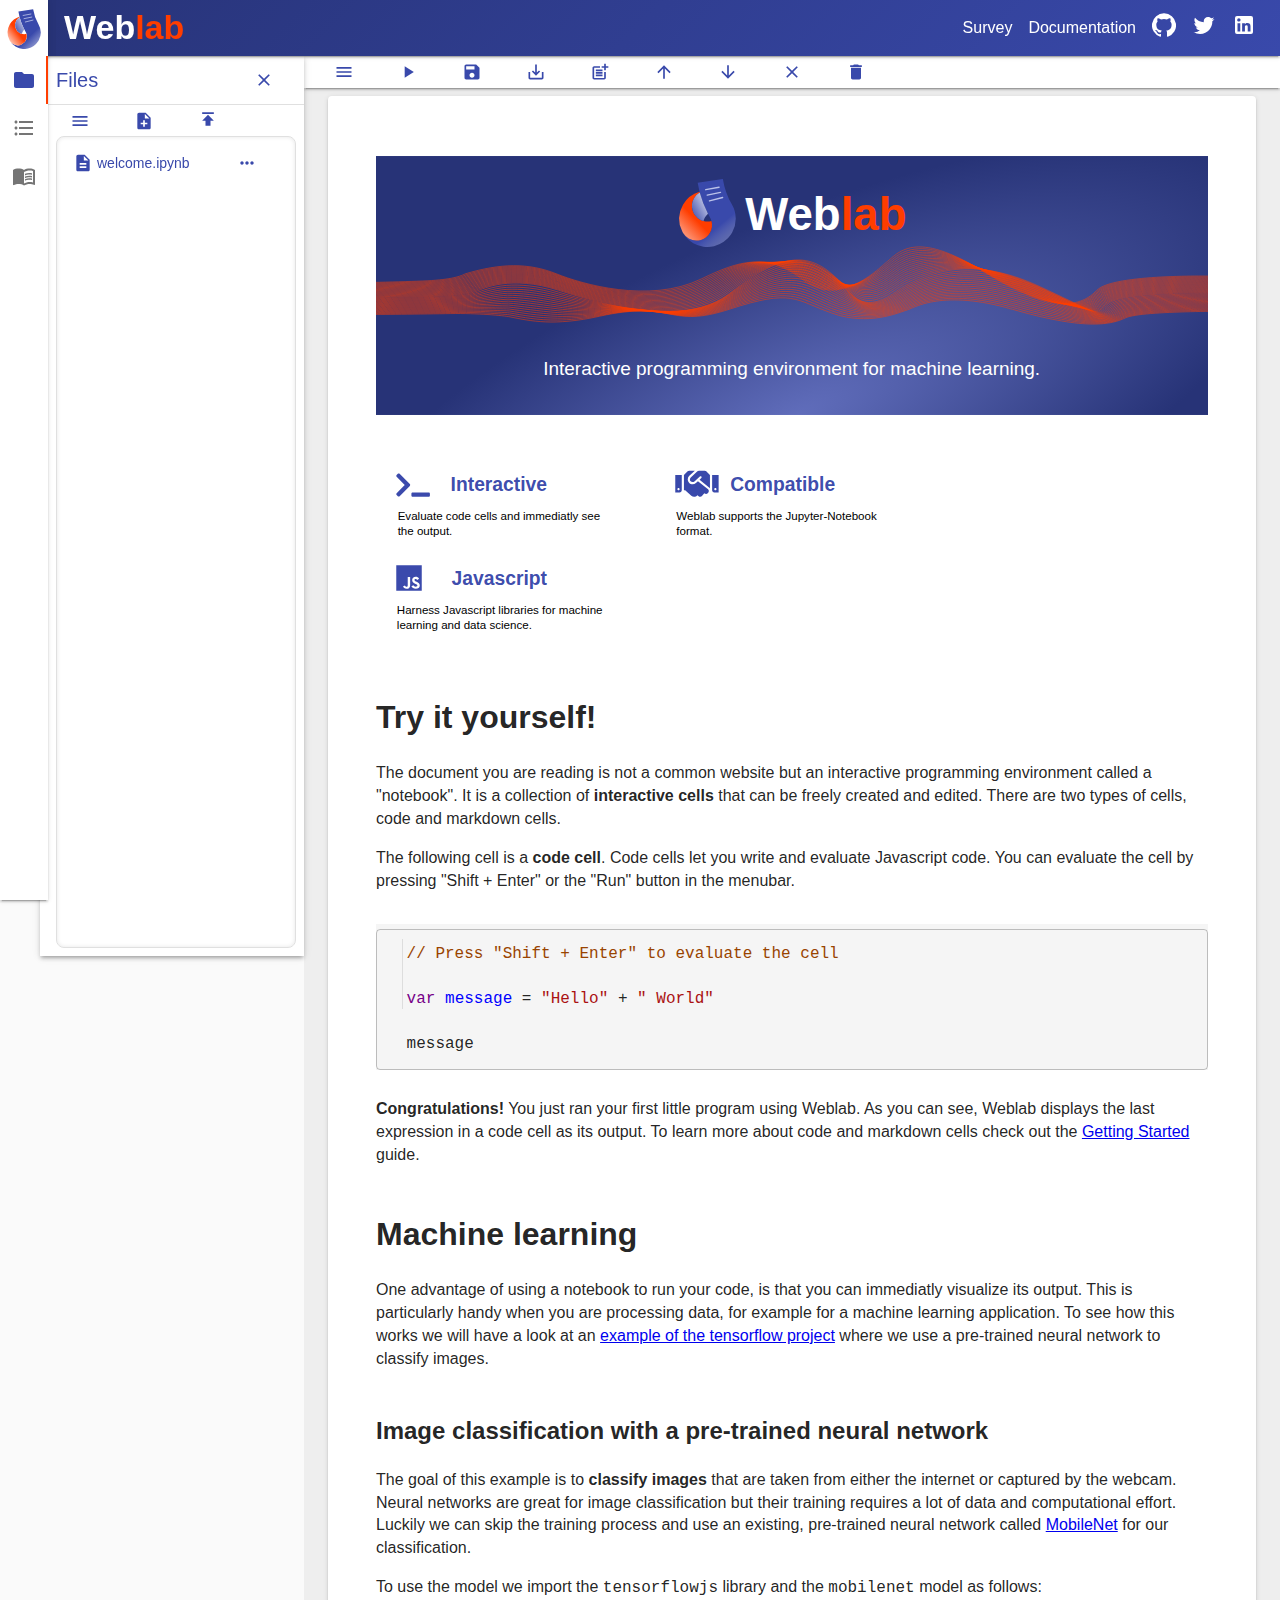
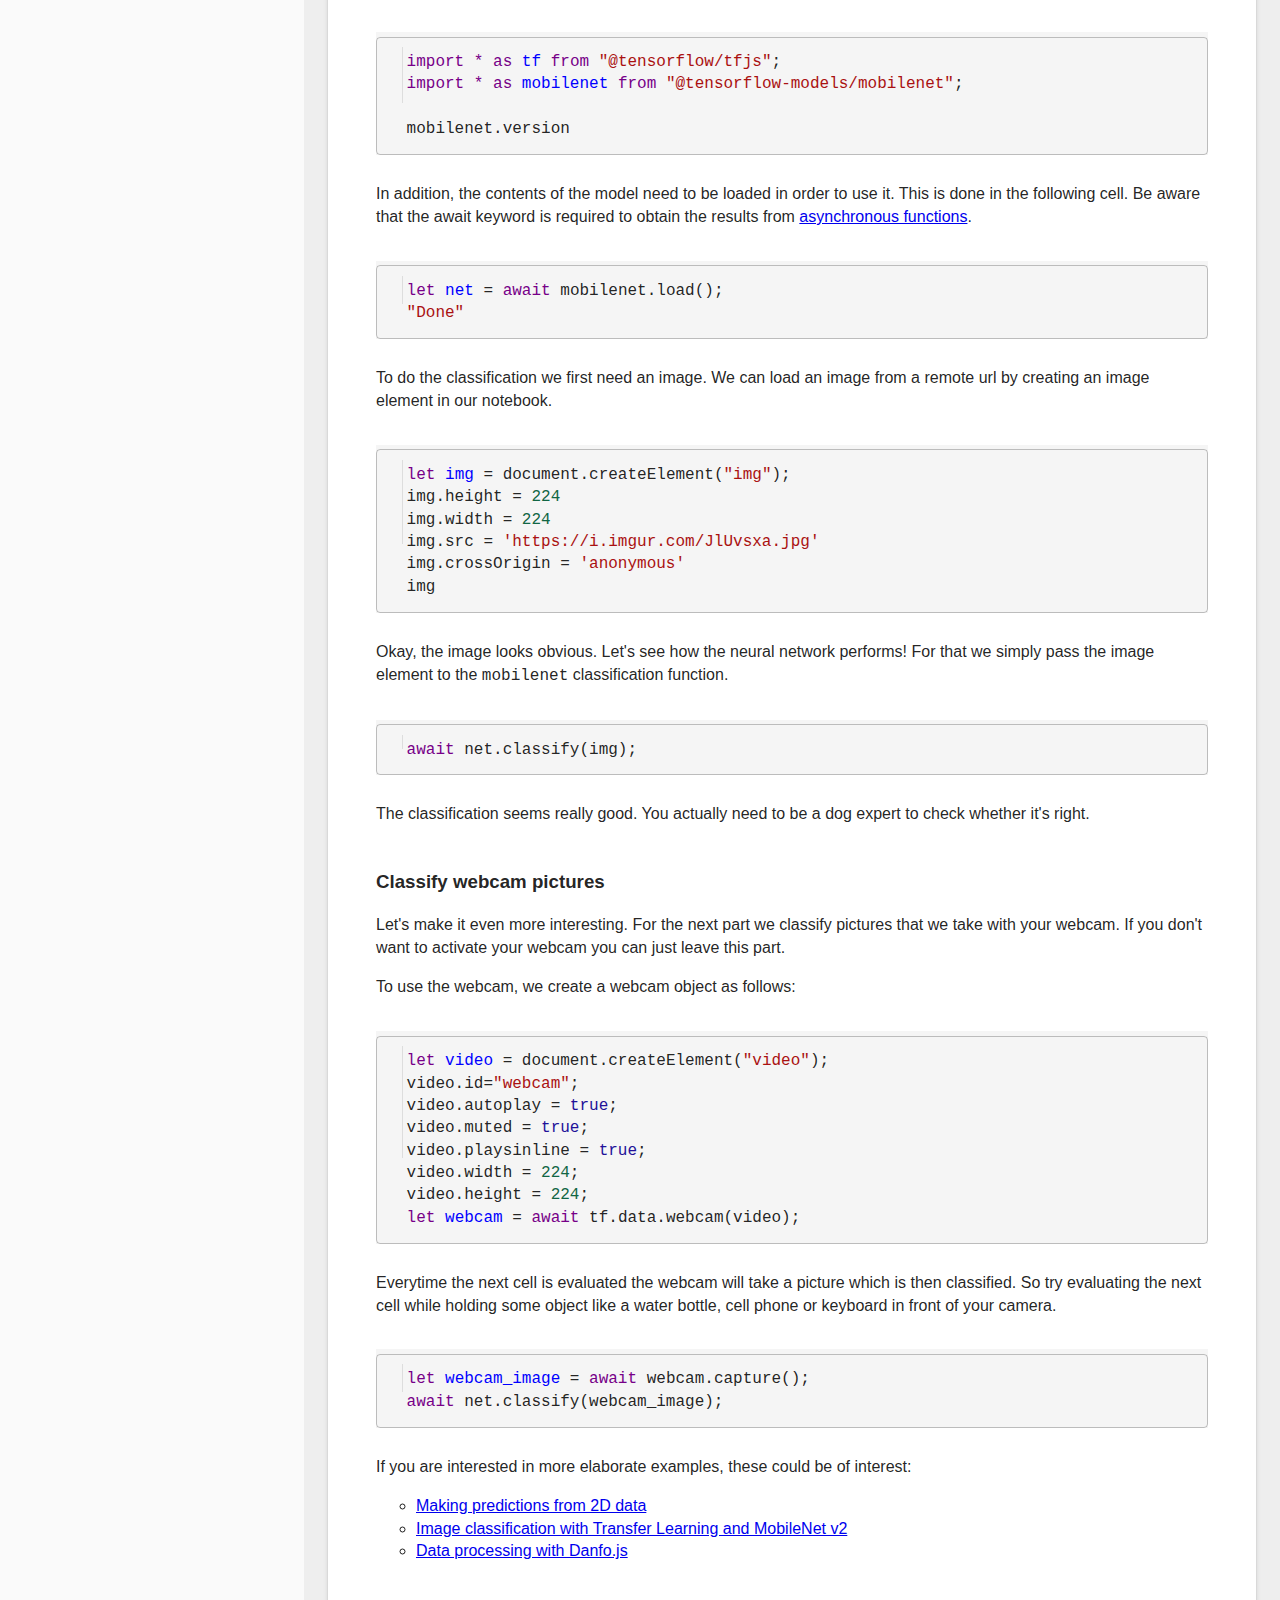
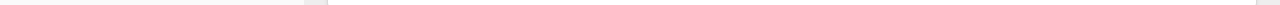
<file: index.html>
<!DOCTYPE html><html><head><meta charSet="utf-8"/><meta http-equiv="x-ua-compatible" content="ie=edge"/><meta name="viewport" content="width=device-width, initial-scale=1, shrink-to-fit=no"/><meta http-equiv="Content-Security-Policy" content="base-uri &#x27;self&#x27;; default-src &#x27;self&#x27;; script-src &#x27;self&#x27; &#x27;unsafe-eval&#x27; https://cdn.jsdelivr.net https://cdn.skypack.dev https://www.google-analytics.com &#x27;sha256-xNgtAzcZL1MCVadvib55stiXQ8NPkADeGn/oWwM6yDc=&#x27; &#x27;sha256-BACJkbia6E+EPD1EMjryhod2TSVa2Cywm2TBHEn8hMg=&#x27; &#x27;sha256-egpbluqkD8NT0bY3bWy7raM9tRIMkfUWboq0Y8KqsFk=&#x27; &#x27;sha256-gmQhmEQPyB/IzVIjV6QstWH3G4qsm4wTDDjs9U44YXo=&#x27;; style-src  &#x27;self&#x27; &#x27;unsafe-inline&#x27;; object-src &#x27;none&#x27;; form-action &#x27;self&#x27;; font-src &#x27;self&#x27; data:; connect-src &#x27;self&#x27; https:; img-src &#x27;self&#x27; data: https: https://www.google-analytics.com;"/><style data-href="/styles.ecce6f4fc36bb278113d.css" id="gatsby-global-css">body{margin:0}img[alt=landing]{aspect-ratio:3.208/1;width:100%}img[alt=compatible],img[alt=interactive],img[alt=javascript]{aspect-ratio:3.166/1;width:33%}</style><meta name="generator" content="Gatsby 3.6.2"/><style id="jss-server-side">.MuiButtonBase-root{color:inherit;border:0;cursor:pointer;margin:0;display:inline-flex;outline:0;padding:0;position:relative;align-items:center;-webkit-user-select:none;-moz-user-select:none;-ms-user-select:none;user-select:none;border-radius:0;vertical-align:middle;-moz-appearance:none;justify-content:center;text-decoration:none;background-color:transparent;-webkit-appearance:none;-webkit-tap-highlight-color:transparent}.MuiButtonBase-root::-moz-focus-inner{border-style:none}.MuiButtonBase-root.Mui-disabled{cursor:default;pointer-events:none}@media print{.MuiButtonBase-root{-webkit-print-color-adjust:exact;color-adjust:exact}}.MuiListItem-root{width:100%;display:flex;position:relative;box-sizing:border-box;text-align:left;align-items:center;padding-top:8px;padding-bottom:8px;justify-content:flex-start;text-decoration:none}.MuiListItem-root.Mui-focusVisible{background-color:rgba(0,0,0,.08)}.MuiListItem-root.Mui-selected,.MuiListItem-root.Mui-selected:hover{background-color:rgba(0,0,0,.08)}.MuiListItem-root.Mui-disabled{opacity:.5}.MuiListItem-container{position:relative}.MuiListItem-dense{padding-top:4px;padding-bottom:4px}.MuiListItem-alignItemsFlexStart{align-items:flex-start}.MuiListItem-divider{border-bottom:1px solid rgba(0,0,0,.12);background-clip:padding-box}.MuiListItem-gutters{padding-left:16px;padding-right:16px}.MuiListItem-button{transition:background-color 150ms cubic-bezier(.4,0,.2,1) 0s}.MuiListItem-button:hover{text-decoration:none;background-color:rgba(0,0,0,.04)}@media (hover:none){.MuiListItem-button:hover{background-color:transparent}}.MuiListItem-secondaryAction{padding-right:48px}.MuiInputBase-root{color:rgba(0,0,0,.87);cursor:text;display:inline-flex;position:relative;font-size:1rem;box-sizing:border-box;align-items:center;font-family:Helvetica,Arial;font-weight:400;line-height:1.1876em}.MuiInputBase-root.Mui-disabled{color:rgba(0,0,0,.38);cursor:default}.MuiInputBase-multiline{padding:6px 0 7px}.MuiInputBase-multiline.MuiInputBase-marginDense{padding-top:3px}.MuiInputBase-fullWidth{width:100%}.MuiInputBase-input{font:inherit;color:currentColor;width:100%;border:0;height:1.1876em;margin:0;display:block;padding:6px 0 7px;min-width:0;background:0 0;box-sizing:content-box;-webkit-animation-name:mui-auto-fill-cancel;animation-name:mui-auto-fill-cancel;letter-spacing:inherit;-webkit-animation-duration:10ms;animation-duration:10ms;-webkit-tap-highlight-color:transparent}.MuiInputBase-input::-webkit-input-placeholder{color:currentColor;opacity:.42;-webkit-transition:opacity .2s cubic-bezier(.4,0,.2,1) 0s;transition:opacity .2s cubic-bezier(.4,0,.2,1) 0s}.MuiInputBase-input::-moz-placeholder{color:currentColor;opacity:.42;-moz-transition:opacity .2s cubic-bezier(.4,0,.2,1) 0s;transition:opacity .2s cubic-bezier(.4,0,.2,1) 0s}.MuiInputBase-input:-ms-input-placeholder{color:currentColor;opacity:.42;-ms-transition:opacity .2s cubic-bezier(.4,0,.2,1) 0s;transition:opacity .2s cubic-bezier(.4,0,.2,1) 0s}.MuiInputBase-input::-ms-input-placeholder{color:currentColor;opacity:.42;-ms-transition:opacity .2s cubic-bezier(.4,0,.2,1) 0s;transition:opacity .2s cubic-bezier(.4,0,.2,1) 0s}.MuiInputBase-input:focus{outline:0}.MuiInputBase-input:invalid{box-shadow:none}.MuiInputBase-input::-webkit-search-decoration{-webkit-appearance:none}.MuiInputBase-input.Mui-disabled{opacity:1}.MuiInputBase-input:-webkit-autofill{-webkit-animation-name:mui-auto-fill;animation-name:mui-auto-fill;-webkit-animation-duration:5000s;animation-duration:5000s}label[data-shrink=false]+.MuiInputBase-formControl .MuiInputBase-input::-webkit-input-placeholder{opacity:0!important}label[data-shrink=false]+.MuiInputBase-formControl .MuiInputBase-input::-moz-placeholder{opacity:0!important}label[data-shrink=false]+.MuiInputBase-formControl .MuiInputBase-input:-ms-input-placeholder{opacity:0!important}label[data-shrink=false]+.MuiInputBase-formControl .MuiInputBase-input::-ms-input-placeholder{opacity:0!important}label[data-shrink=false]+.MuiInputBase-formControl .MuiInputBase-input:focus::-webkit-input-placeholder{opacity:.42}label[data-shrink=false]+.MuiInputBase-formControl .MuiInputBase-input:focus::-moz-placeholder{opacity:.42}label[data-shrink=false]+.MuiInputBase-formControl .MuiInputBase-input:focus:-ms-input-placeholder{opacity:.42}label[data-shrink=false]+.MuiInputBase-formControl .MuiInputBase-input:focus::-ms-input-placeholder{opacity:.42}.MuiInputBase-inputMarginDense{padding-top:3px}.MuiInputBase-inputMultiline{height:auto;resize:none;padding:0}.MuiInputBase-inputTypeSearch{-moz-appearance:textfield;-webkit-appearance:textfield}.MuiInput-root{position:relative}label+.MuiInput-formControl{margin-top:16px}.MuiInput-colorSecondary.MuiInput-underline:after{border-bottom-color:#ff3d00}.MuiInput-underline:after{left:0;right:0;bottom:0;content:"";position:absolute;transform:scaleX(0);transition:transform .2s cubic-bezier(0,0,.2,1) 0s;border-bottom:2px solid #3949ab;pointer-events:none}.MuiInput-underline.Mui-focused:after{transform:scaleX(1)}.MuiInput-underline.Mui-error:after{transform:scaleX(1);border-bottom-color:#f44336}.MuiInput-underline:before{left:0;right:0;bottom:0;content:"\00a0";position:absolute;transition:border-bottom-color .2s cubic-bezier(.4,0,.2,1) 0s;border-bottom:1px solid rgba(0,0,0,.42);pointer-events:none}.MuiInput-underline:hover:not(.Mui-disabled):before{border-bottom:2px solid rgba(0,0,0,.87)}.MuiInput-underline.Mui-disabled:before{border-bottom-style:dotted}@media (hover:none){.MuiInput-underline:hover:not(.Mui-disabled):before{border-bottom:1px solid rgba(0,0,0,.42)}}.jss39{top:-5px;left:0;right:0;bottom:0;margin:0;padding:0 8px;overflow:hidden;position:absolute;border-style:solid;border-width:1px;border-radius:inherit;pointer-events:none}.jss40{padding:0;text-align:left;transition:width 150ms cubic-bezier(0,0,.2,1) 0s;line-height:11px}.jss41{width:auto;height:11px;display:block;padding:0;font-size:.75em;max-width:.01px;text-align:left;transition:max-width 50ms cubic-bezier(0,0,.2,1) 0s;visibility:hidden}.jss41>span{display:inline-block;padding-left:5px;padding-right:5px}.jss42{max-width:1000px;transition:max-width .1s cubic-bezier(0,0,.2,1) 50ms}.MuiOutlinedInput-root{position:relative;border-radius:4px}.MuiOutlinedInput-root:hover .MuiOutlinedInput-notchedOutline{border-color:rgba(0,0,0,.87)}@media (hover:none){.MuiOutlinedInput-root:hover .MuiOutlinedInput-notchedOutline{border-color:rgba(0,0,0,.23)}}.MuiOutlinedInput-root.Mui-focused .MuiOutlinedInput-notchedOutline{border-color:#3949ab;border-width:2px}.MuiOutlinedInput-root.Mui-error .MuiOutlinedInput-notchedOutline{border-color:#f44336}.MuiOutlinedInput-root.Mui-disabled .MuiOutlinedInput-notchedOutline{border-color:rgba(0,0,0,.26)}.MuiOutlinedInput-colorSecondary.Mui-focused .MuiOutlinedInput-notchedOutline{border-color:#ff3d00}.MuiOutlinedInput-adornedStart{padding-left:14px}.MuiOutlinedInput-adornedEnd{padding-right:14px}.MuiOutlinedInput-multiline{padding:18.5px 14px}.MuiOutlinedInput-multiline.MuiOutlinedInput-marginDense{padding-top:10.5px;padding-bottom:10.5px}.MuiOutlinedInput-notchedOutline{border-color:rgba(0,0,0,.23)}.MuiOutlinedInput-input{padding:18.5px 14px}.MuiOutlinedInput-input:-webkit-autofill{border-radius:inherit}.MuiOutlinedInput-inputMarginDense{padding-top:10.5px;padding-bottom:10.5px}.MuiOutlinedInput-inputMultiline{padding:0}.MuiOutlinedInput-inputAdornedStart{padding-left:0}.MuiOutlinedInput-inputAdornedEnd{padding-right:0}.MuiFormLabel-root{color:rgba(0,0,0,.54);padding:0;font-size:1rem;font-family:Helvetica,Arial;font-weight:400;line-height:1}.MuiFormLabel-root.Mui-focused{color:#3949ab}.MuiFormLabel-root.Mui-disabled{color:rgba(0,0,0,.38)}.MuiFormLabel-root.Mui-error{color:#f44336}.MuiFormLabel-colorSecondary.Mui-focused{color:#ff3d00}.MuiFormLabel-asterisk.Mui-error{color:#f44336}.MuiInputLabel-root{display:block;transform-origin:top left}.MuiInputLabel-formControl{top:0;left:0;position:absolute;transform:translate(0,24px) scale(1)}.MuiInputLabel-marginDense{transform:translate(0,21px) scale(1)}.MuiInputLabel-shrink{transform:translate(0,1.5px) scale(.75);transform-origin:top left}.MuiInputLabel-animated{transition:color .2s cubic-bezier(0,0,.2,1) 0s,transform .2s cubic-bezier(0,0,.2,1) 0s}.MuiInputLabel-filled{z-index:1;transform:translate(12px,20px) scale(1);pointer-events:none}.MuiInputLabel-filled.MuiInputLabel-marginDense{transform:translate(12px,17px) scale(1)}.MuiInputLabel-filled.MuiInputLabel-shrink{transform:translate(12px,10px) scale(.75)}.MuiInputLabel-filled.MuiInputLabel-shrink.MuiInputLabel-marginDense{transform:translate(12px,7px) scale(.75)}.MuiInputLabel-outlined{z-index:1;transform:translate(14px,20px) scale(1);pointer-events:none}.MuiInputLabel-outlined.MuiInputLabel-marginDense{transform:translate(14px,12px) scale(1)}.MuiInputLabel-outlined.MuiInputLabel-shrink{transform:translate(14px,-6px) scale(.75)}.MuiFormControl-root{border:0;margin:0;display:inline-flex;padding:0;position:relative;min-width:0;flex-direction:column;vertical-align:top}.MuiFormControl-marginNormal{margin-top:16px;margin-bottom:8px}.MuiFormControl-marginDense{margin-top:8px;margin-bottom:4px}.MuiFormControl-fullWidth{width:100%}.MuiPopover-paper{outline:0;position:absolute;max-width:calc(100% - 32px);min-width:16px;max-height:calc(100% - 32px);min-height:16px;overflow-x:hidden;overflow-y:auto}.MuiList-root{margin:0;padding:0;position:relative;list-style:none}.MuiList-padding{padding-top:8px;padding-bottom:8px}.MuiList-subheader{padding-top:0}.MuiMenu-paper{max-height:calc(100% - 96px);-webkit-overflow-scrolling:touch}.MuiMenu-list{outline:0}.MuiSvgIcon-root{fill:currentColor;width:1em;height:1em;display:inline-block;font-size:1.5rem;transition:fill .2s cubic-bezier(.4,0,.2,1) 0s;flex-shrink:0;-webkit-user-select:none;-moz-user-select:none;-ms-user-select:none;user-select:none}.MuiSvgIcon-colorPrimary{color:#3949ab}.MuiSvgIcon-colorSecondary{color:#ff3d00}.MuiSvgIcon-colorAction{color:rgba(0,0,0,.54)}.MuiSvgIcon-colorError{color:#f44336}.MuiSvgIcon-colorDisabled{color:rgba(0,0,0,.26)}.MuiSvgIcon-fontSizeInherit{font-size:inherit}.MuiSvgIcon-fontSizeSmall{font-size:1.25rem}.MuiSvgIcon-fontSizeLarge{font-size:2.1875rem}.jss7{box-shadow:0 3px 1px -2px rgba(0,0,0,.2),0 2px 2px 0 rgba(0,0,0,.14),0 1px 5px 0 rgba(0,0,0,.12)}@media (min-width:0px){.jss15{grid-template-columns:40px 8px 1fr}}@media (min-width:600px){.jss15{grid-template-columns:40px 8px 1fr}}@media (min-width:960px){.jss15{grid-template-columns:40px auto 1fr}}.jss16{box-shadow:0 3px 1px -2px rgba(0,0,0,.2),0 2px 2px 0 rgba(0,0,0,.14),0 1px 5px 0 rgba(0,0,0,.12)}.jss17{display:flex}.jss18{flex-grow:1;padding-right:16px}.jss21{padding-left:16px}.jss22{padding-left:16px}.jss23{padding-left:16px}.jss24{padding-left:16px}.jss25{padding-left:16px}.jss26{box-shadow:0 3px 3px -2px rgba(0,0,0,.2),0 3px 4px 0 rgba(0,0,0,.14),0 1px 8px 0 rgba(0,0,0,.12)}.jss31{color:#e0e0e0;display:flex;align-items:center;border-bottom:1px solid}.jss32{flex-grow:1}.jss34{border:1px solid;height:100rem;box-shadow:inset 0 0 4px rgba(0,0,0,.1);margin-left:8px;border-color:#e0e0e0;margin-right:8px;border-radius:8px;margin-bottom:8px}.jss35{box-shadow:0 3px 1px -2px rgba(0,0,0,.2),0 2px 2px 0 rgba(0,0,0,.14),0 1px 5px 0 rgba(0,0,0,.12)}.jss36{flex-direction:row}.jss38{box-shadow:0 3px 1px -2px rgba(0,0,0,.2),0 2px 2px 0 rgba(0,0,0,.14),0 1px 5px 0 rgba(0,0,0,.12);border-radius:4px}.MuiTypography-root{margin:0}.MuiTypography-body2{font-size:.875rem;font-family:Helvetica,Arial;font-weight:400;line-height:1.43}.MuiTypography-body1{font-size:1rem;font-family:Helvetica,Arial;font-weight:400;line-height:1.5}.MuiTypography-caption{font-size:.75rem;font-family:Helvetica,Arial;font-weight:400;line-height:1.66}.MuiTypography-button{font-size:.875rem;font-family:Helvetica,Arial;font-weight:500;line-height:1.75;text-transform:uppercase}.MuiTypography-h1{font-size:6rem;font-family:Helvetica,Arial;font-weight:300;line-height:1.167}.MuiTypography-h2{font-size:3.75rem;font-family:Helvetica,Arial;font-weight:300;line-height:1.2}.MuiTypography-h3{font-size:3rem;font-family:Helvetica,Arial;font-weight:400;line-height:1.167}.MuiTypography-h4{font-size:2.125rem;font-family:Helvetica,Arial;font-weight:400;line-height:1.235}.MuiTypography-h5{font-size:1.5rem;font-family:Helvetica,Arial;font-weight:400;line-height:1.334}.MuiTypography-h6{font-size:1.25rem;font-family:Helvetica,Arial;font-weight:500;line-height:1.6}.MuiTypography-subtitle1{font-size:1rem;font-family:Helvetica,Arial;font-weight:400;line-height:1.75}.MuiTypography-subtitle2{font-size:.875rem;font-family:Helvetica,Arial;font-weight:500;line-height:1.57}.MuiTypography-overline{font-size:.75rem;font-family:Helvetica,Arial;font-weight:400;line-height:2.66;text-transform:uppercase}.MuiTypography-srOnly{width:1px;height:1px;overflow:hidden;position:absolute}.MuiTypography-alignLeft{text-align:left}.MuiTypography-alignCenter{text-align:center}.MuiTypography-alignRight{text-align:right}.MuiTypography-alignJustify{text-align:justify}.MuiTypography-noWrap{overflow:hidden;white-space:nowrap;text-overflow:ellipsis}.MuiTypography-gutterBottom{margin-bottom:.35em}.MuiTypography-paragraph{margin-bottom:16px}.MuiTypography-colorInherit{color:inherit}.MuiTypography-colorPrimary{color:#3949ab}.MuiTypography-colorSecondary{color:#ff3d00}.MuiTypography-colorTextPrimary{color:rgba(0,0,0,.87)}.MuiTypography-colorTextSecondary{color:rgba(0,0,0,.54)}.MuiTypography-colorError{color:#f44336}.MuiTypography-displayInline{display:inline}.MuiTypography-displayBlock{display:block}.MuiTooltip-popper{z-index:1500;pointer-events:none}.MuiTooltip-popperInteractive{pointer-events:auto}.MuiTooltip-popperArrow[x-placement*=bottom] .MuiTooltip-arrow{top:0;left:0;margin-top:-.71em;margin-left:4px;margin-right:4px}.MuiTooltip-popperArrow[x-placement*=top] .MuiTooltip-arrow{left:0;bottom:0;margin-left:4px;margin-right:4px;margin-bottom:-.71em}.MuiTooltip-popperArrow[x-placement*=right] .MuiTooltip-arrow{left:0;width:.71em;height:1em;margin-top:4px;margin-left:-.71em;margin-bottom:4px}.MuiTooltip-popperArrow[x-placement*=left] .MuiTooltip-arrow{right:0;width:.71em;height:1em;margin-top:4px;margin-right:-.71em;margin-bottom:4px}.MuiTooltip-popperArrow[x-placement*=left] .MuiTooltip-arrow::before{transform-origin:0 0}.MuiTooltip-popperArrow[x-placement*=right] .MuiTooltip-arrow::before{transform-origin:100% 100%}.MuiTooltip-popperArrow[x-placement*=top] .MuiTooltip-arrow::before{transform-origin:100% 0}.MuiTooltip-popperArrow[x-placement*=bottom] .MuiTooltip-arrow::before{transform-origin:0 100%}.MuiTooltip-tooltip{color:#fff;padding:4px 8px;font-size:.625rem;max-width:300px;word-wrap:break-word;font-family:Helvetica,Arial;font-weight:500;line-height:1.4em;border-radius:4px;background-color:rgba(97,97,97,.9)}.MuiTooltip-tooltipArrow{margin:0;position:relative}.MuiTooltip-arrow{color:rgba(97,97,97,.9);width:1em;height:.71em;overflow:hidden;position:absolute;box-sizing:border-box}.MuiTooltip-arrow::before{width:100%;height:100%;margin:auto;content:"";display:block;transform:rotate(45deg);background-color:currentColor}.MuiTooltip-touch{padding:8px 16px;font-size:.875rem;font-weight:400;line-height:1.14286em}.MuiTooltip-tooltipPlacementLeft{margin:0 24px;transform-origin:right center}@media (min-width:600px){.MuiTooltip-tooltipPlacementLeft{margin:0 14px}}.MuiTooltip-tooltipPlacementRight{margin:0 24px;transform-origin:left center}@media (min-width:600px){.MuiTooltip-tooltipPlacementRight{margin:0 14px}}.MuiTooltip-tooltipPlacementTop{margin:24px 0;transform-origin:center bottom}@media (min-width:600px){.MuiTooltip-tooltipPlacementTop{margin:14px 0}}.MuiTooltip-tooltipPlacementBottom{margin:24px 0;transform-origin:center top}@media (min-width:600px){.MuiTooltip-tooltipPlacementBottom{margin:14px 0}}.MuiButton-root{color:rgba(0,0,0,.87);padding:6px 16px;font-size:.875rem;min-width:64px;box-sizing:border-box;transition:background-color 250ms cubic-bezier(.4,0,.2,1) 0s,box-shadow 250ms cubic-bezier(.4,0,.2,1) 0s,border 250ms cubic-bezier(.4,0,.2,1) 0s;font-family:Helvetica,Arial;font-weight:500;line-height:1.75;border-radius:4px;text-transform:uppercase}.MuiButton-root:hover{text-decoration:none;background-color:rgba(0,0,0,.04)}.MuiButton-root.Mui-disabled{color:rgba(0,0,0,.26)}@media (hover:none){.MuiButton-root:hover{background-color:transparent}}.MuiButton-root:hover.Mui-disabled{background-color:transparent}.MuiButton-label{width:100%;display:inherit;align-items:inherit;justify-content:inherit}.MuiButton-text{padding:6px 8px}.MuiButton-textPrimary{color:#3949ab}.MuiButton-textPrimary:hover{background-color:rgba(57,73,171,.04)}@media (hover:none){.MuiButton-textPrimary:hover{background-color:transparent}}.MuiButton-textSecondary{color:#ff3d00}.MuiButton-textSecondary:hover{background-color:rgba(255,61,0,.04)}@media (hover:none){.MuiButton-textSecondary:hover{background-color:transparent}}.MuiButton-outlined{border:1px solid rgba(0,0,0,.23);padding:5px 15px}.MuiButton-outlined.Mui-disabled{border:1px solid rgba(0,0,0,.12)}.MuiButton-outlinedPrimary{color:#3949ab;border:1px solid rgba(57,73,171,.5)}.MuiButton-outlinedPrimary:hover{border:1px solid #3949ab;background-color:rgba(57,73,171,.04)}@media (hover:none){.MuiButton-outlinedPrimary:hover{background-color:transparent}}.MuiButton-outlinedSecondary{color:#ff3d00;border:1px solid rgba(255,61,0,.5)}.MuiButton-outlinedSecondary:hover{border:1px solid #ff3d00;background-color:rgba(255,61,0,.04)}.MuiButton-outlinedSecondary.Mui-disabled{border:1px solid rgba(0,0,0,.26)}@media (hover:none){.MuiButton-outlinedSecondary:hover{background-color:transparent}}.MuiButton-contained{color:rgba(0,0,0,.87);box-shadow:0 3px 1px -2px rgba(0,0,0,.2),0 2px 2px 0 rgba(0,0,0,.14),0 1px 5px 0 rgba(0,0,0,.12);background-color:#e0e0e0}.MuiButton-contained:hover{box-shadow:0 2px 4px -1px rgba(0,0,0,.2),0 4px 5px 0 rgba(0,0,0,.14),0 1px 10px 0 rgba(0,0,0,.12);background-color:#d5d5d5}.MuiButton-contained.Mui-focusVisible{box-shadow:0 3px 5px -1px rgba(0,0,0,.2),0 6px 10px 0 rgba(0,0,0,.14),0 1px 18px 0 rgba(0,0,0,.12)}.MuiButton-contained:active{box-shadow:0 5px 5px -3px rgba(0,0,0,.2),0 8px 10px 1px rgba(0,0,0,.14),0 3px 14px 2px rgba(0,0,0,.12)}.MuiButton-contained.Mui-disabled{color:rgba(0,0,0,.26);box-shadow:none;background-color:rgba(0,0,0,.12)}@media (hover:none){.MuiButton-contained:hover{box-shadow:0 3px 1px -2px rgba(0,0,0,.2),0 2px 2px 0 rgba(0,0,0,.14),0 1px 5px 0 rgba(0,0,0,.12);background-color:#e0e0e0}}.MuiButton-contained:hover.Mui-disabled{background-color:rgba(0,0,0,.12)}.MuiButton-containedPrimary{color:#fff;background-color:#3949ab}.MuiButton-containedPrimary:hover{background-color:#273377}@media (hover:none){.MuiButton-containedPrimary:hover{background-color:#3949ab}}.MuiButton-containedSecondary{color:#fff;background-color:#ff3d00}.MuiButton-containedSecondary:hover{background-color:#b22a00}@media (hover:none){.MuiButton-containedSecondary:hover{background-color:#ff3d00}}.MuiButton-disableElevation{box-shadow:none}.MuiButton-disableElevation:hover{box-shadow:none}.MuiButton-disableElevation.Mui-focusVisible{box-shadow:none}.MuiButton-disableElevation:active{box-shadow:none}.MuiButton-disableElevation.Mui-disabled{box-shadow:none}.MuiButton-colorInherit{color:inherit;border-color:currentColor}.MuiButton-textSizeSmall{padding:4px 5px;font-size:.8125rem}.MuiButton-textSizeLarge{padding:8px 11px;font-size:.9375rem}.MuiButton-outlinedSizeSmall{padding:3px 9px;font-size:.8125rem}.MuiButton-outlinedSizeLarge{padding:7px 21px;font-size:.9375rem}.MuiButton-containedSizeSmall{padding:4px 10px;font-size:.8125rem}.MuiButton-containedSizeLarge{padding:8px 22px;font-size:.9375rem}.MuiButton-fullWidth{width:100%}.MuiButton-startIcon{display:inherit;margin-left:-4px;margin-right:8px}.MuiButton-startIcon.MuiButton-iconSizeSmall{margin-left:-2px}.MuiButton-endIcon{display:inherit;margin-left:8px;margin-right:-4px}.MuiButton-endIcon.MuiButton-iconSizeSmall{margin-right:-2px}.MuiButton-iconSizeSmall>:first-child{font-size:18px}.MuiButton-iconSizeMedium>:first-child{font-size:20px}.MuiButton-iconSizeLarge>:first-child{font-size:22px}.MuiToolbar-root{display:flex;position:relative;align-items:center}.MuiToolbar-gutters{padding-left:16px;padding-right:16px}@media (min-width:600px){.MuiToolbar-gutters{padding-left:24px;padding-right:24px}}.MuiToolbar-regular{min-height:56px}@media (min-width:0px) and (orientation:landscape){.MuiToolbar-regular{min-height:48px}}@media (min-width:600px){.MuiToolbar-regular{min-height:64px}}.MuiToolbar-dense{min-height:48px}.MuiLink-underlineNone{text-decoration:none}.MuiLink-underlineHover{text-decoration:none}.MuiLink-underlineHover:hover{text-decoration:underline}.MuiLink-underlineAlways{text-decoration:underline}.MuiLink-button{border:0;cursor:pointer;margin:0;outline:0;padding:0;position:relative;-webkit-user-select:none;-moz-user-select:none;-ms-user-select:none;user-select:none;border-radius:0;vertical-align:middle;-moz-appearance:none;background-color:transparent;-webkit-appearance:none;-webkit-tap-highlight-color:transparent}.MuiLink-button::-moz-focus-inner{border-style:none}.MuiLink-button.Mui-focusVisible{outline:auto}.jss11{width:100%;bottom:0;height:2px;position:absolute;transition:all .3s cubic-bezier(.4,0,.2,1) 0s}.jss12{background-color:#3949ab}.jss13{background-color:#ff3d00}.jss14{right:0;width:2px;height:100%}.MuiTabs-root{display:flex;overflow:hidden;min-height:48px;-webkit-overflow-scrolling:touch}.MuiTabs-vertical{flex-direction:column}.MuiTabs-flexContainer{display:flex}.MuiTabs-flexContainerVertical{flex-direction:column}.MuiTabs-centered{justify-content:center}.MuiTabs-scroller{flex:1 1 auto;display:inline-block;position:relative;white-space:nowrap}.MuiTabs-fixed{width:100%;overflow-x:hidden}.MuiTabs-scrollable{overflow-x:scroll;scrollbar-width:none}.MuiTabs-scrollable::-webkit-scrollbar{display:none}@media (max-width:599.95px){.MuiTabs-scrollButtonsDesktop{display:none}}.MuiTab-root{padding:6px 12px;overflow:hidden;position:relative;font-size:.875rem;max-width:264px;min-width:72px;box-sizing:border-box;min-height:48px;text-align:center;flex-shrink:0;font-family:Helvetica,Arial;font-weight:500;line-height:1.75;white-space:normal;text-transform:uppercase}@media (min-width:600px){.MuiTab-root{min-width:160px}}.MuiTab-labelIcon{min-height:72px;padding-top:9px}.MuiTab-labelIcon .MuiTab-wrapper>:first-child{margin-bottom:6px}.MuiTab-textColorInherit{color:inherit;opacity:.7}.MuiTab-textColorInherit.Mui-selected{opacity:1}.MuiTab-textColorInherit.Mui-disabled{opacity:.5}.MuiTab-textColorPrimary{color:rgba(0,0,0,.54)}.MuiTab-textColorPrimary.Mui-selected{color:#3949ab}.MuiTab-textColorPrimary.Mui-disabled{color:rgba(0,0,0,.38)}.MuiTab-textColorSecondary{color:rgba(0,0,0,.54)}.MuiTab-textColorSecondary.Mui-selected{color:#ff3d00}.MuiTab-textColorSecondary.Mui-disabled{color:rgba(0,0,0,.38)}.MuiTab-fullWidth{flex-grow:1;max-width:none;flex-basis:0;flex-shrink:1}.MuiTab-wrapped{font-size:.75rem;line-height:1.5}.MuiTab-wrapper{width:100%;display:inline-flex;align-items:center;flex-direction:column;justify-content:center}.jss8{max-width:40px;max-height:40px;vertical-align:middle}.jss9{min-width:40px}.MuiTabPanel-root{padding:24px}.jss27{float:right}.jss28{display:inline}.jss29{display:flex;padding:0;max-height:100vh;flex-direction:column}.MuiContainer-root{width:100%;display:block;box-sizing:border-box;margin-left:auto;margin-right:auto;padding-left:16px;padding-right:16px}@media (min-width:600px){.MuiContainer-root{padding-left:24px;padding-right:24px}}.MuiContainer-disableGutters{padding-left:0;padding-right:0}@media (min-width:600px){.MuiContainer-fixed{max-width:600px}}@media (min-width:960px){.MuiContainer-fixed{max-width:960px}}@media (min-width:1280px){.MuiContainer-fixed{max-width:1280px}}@media (min-width:1920px){.MuiContainer-fixed{max-width:1920px}}@media (min-width:0px){.MuiContainer-maxWidthXs{max-width:444px}}@media (min-width:600px){.MuiContainer-maxWidthSm{max-width:600px}}@media (min-width:960px){.MuiContainer-maxWidthMd{max-width:960px}}@media (min-width:1280px){.MuiContainer-maxWidthLg{max-width:1280px}}@media (min-width:1920px){.MuiContainer-maxWidthXl{max-width:1920px}}html{box-sizing:border-box;-webkit-font-smoothing:antialiased;-moz-osx-font-smoothing:grayscale}*,::after,::before{box-sizing:inherit}b,strong{font-weight:700}body{color:rgba(0,0,0,.87);margin:0;font-size:.875rem;font-family:Helvetica,Arial;font-weight:400;line-height:1.43;background-color:#fafafa}@media print{body{background-color:#fff}}body::-webkit-backdrop{background-color:#fafafa}body::backdrop{background-color:#fafafa}.jss1{grid-row:3;overflow-x:scroll;grid-column:3;background-color:#eee}.jss2{top:0;display:flex;z-index:30;grid-row:2;position:sticky;overflow-x:auto;grid-column:3;padding-left:8px;padding-right:8px;background-color:#fff}.jss3{top:0;height:100vh;z-index:40;grid-row:2;overflow:hidden;position:sticky;grid-column:2;padding-left:8px;background-color:#fff}.jss4{top:0;left:0;height:100%;z-index:60;position:fixed;background-color:#fff}.jss5{display:flex;z-index:50;grid-row:1;background:linear-gradient(135deg,#273377,#3949ab);line-height:56px;grid-column-end:4;grid-column-start:1}.jss6{display:grid;transition:.2s;grid-template-rows:56px 32px 1fr;transition-property:gridTemplateColumns}</style><title data-react-helmet="true">Weblab - Machine Learning notebook for Javascript</title><link data-react-helmet="true" href="favicon.png" rel="icon" type="image/png"/><meta data-react-helmet="true" content="Weblab lets you write and evaluate Javascript in an interactive notebook. It gives you a great environment to build Machine learning and Data Science applications." name="description"/><meta data-react-helmet="true" content="8qW6zXcgTpuGGh0Tv5OluYL6OurWCv1PKiGM--bhmCQ" name="google-site-verification"/><script data-react-helmet="true" type="application/ld+json">{
          "@context": "https://schema.org",
          "@type": "WebApplication",
          "headline": "Run code and visualize data in an interactive notebook.",
          "applicationCategory": "Machine Learning, Data Science",
          "operatingSystem": "Windows, MacOS, Linux",
          "image": "https://www.weblab.ai/landing1x1.svg"
        }</script><link rel="preconnect" href="https://www.google-analytics.com"/><link rel="dns-prefetch" href="https://www.google-analytics.com"/><script>
  
  function gaOptout(){document.cookie=disableStr+'=true; expires=Thu, 31 Dec 2099 23:59:59 UTC;path=/',window[disableStr]=!0}var gaProperty='UA-190347187-1',disableStr='ga-disable-'+gaProperty;document.cookie.indexOf(disableStr+'=true')>-1&&(window[disableStr]=!0);
  if(!(parseInt(navigator.doNotTrack) === 1 || parseInt(window.doNotTrack) === 1 || parseInt(navigator.msDoNotTrack) === 1 || navigator.doNotTrack === "yes")) {
    (function(i,s,o,g,r,a,m){i['GoogleAnalyticsObject']=r;i[r]=i[r]||function(){
    (i[r].q=i[r].q||[]).push(arguments)},i[r].l=1*new Date();a=s.createElement(o),
    m=s.getElementsByTagName(o)[0];a.async=1;a.src=g;m.parentNode.insertBefore(a,m)
    })(window,document,'script','https://www.google-analytics.com/analytics.js','ga');
  }
  if (typeof ga === "function") {
    ga('create', 'UA-190347187-1', 'auto', {"storage":"none"});
      ga('set', 'anonymizeIp', true);
      
      
      
      
      }</script><link rel="sitemap" type="application/xml" href="/sitemap-index.xml"/><link as="script" rel="preload" href="/webpack-runtime-e9095afa495fdd782041.js"/><link as="script" rel="preload" href="/framework-dd0b1ffe55258bec5093.js"/><link as="script" rel="preload" href="/app-70687613299fa764e3e9.js"/><link as="script" rel="preload" href="/4ad82c5e-bf67ffc6c526407f1001.js"/><link as="script" rel="preload" href="/0dbaf208425a7f75037186594286768a9b17f2aa-ed8deaa23d3770f01946.js"/><link as="script" rel="preload" href="/component---src-pages-index-js-28b93f46f6fa398d138a.js"/><link as="fetch" rel="preload" href="/page-data/index/page-data.json" crossorigin="anonymous"/><link as="fetch" rel="preload" href="/page-data/app-data.json" crossorigin="anonymous"/></head><body><div id="___gatsby"><div style="outline:none" tabindex="-1" id="gatsby-focus-wrapper"><div class="MuiBox-root jss7 jss4"><nav><div class="MuiBox-root jss10" style="height:56px;line-height:56px;text-align:center;width:48px"><a class="MuiTypography-root MuiLink-root MuiLink-underlineHover MuiTypography-colorPrimary" href="/"><svg color="secondary" class="jss8" font-size="large" width="100mm" height="100mm" version="1.1" viewBox="0 0 100 100"><defs><linearGradient id="linearGradient936" x1="88.25" x2="-41.08" y1="208.83" y2="307.69" gradientTransform="matrix(.26458 0 0 .26458 -11.048 145.18)" gradientUnits="userSpaceOnUse"><stop stop-color="#ff3d00" offset="0"></stop><stop stop-color="#fff" offset="1"></stop></linearGradient><linearGradient id="linearGradient946" x1="182.86" x2="360.76" y1="278.66" y2="464.05" gradientTransform="matrix(.26458 0 0 .26458 -11.048 145.18)" gradientUnits="userSpaceOnUse"><stop stop-color="#3949ab" offset="0"></stop><stop stop-color="#fff" offset="1"></stop></linearGradient><linearGradient id="linearGradient954" x1="95.817" x2="219.09" y1="197.01" y2="122.54" gradientTransform="matrix(.26458 0 0 .26458 -11.048 145.18)" gradientUnits="userSpaceOnUse"><stop stop-color="#606dbb" offset="0"></stop><stop stop-color="#fff" offset="1"></stop></linearGradient></defs><g transform="translate(11.048 -145.18)"><g transform="translate(9.0607 .37075)"><path d="m52.737 145.18-36.797 5.8037a146.27 146.41 0 0 0 17.83 50.442l0.0041-3e-3a22.735 22.735 0 0 1 2.3076 5.4476 22.735 22.735 0 0 0 2.0341-0.64822 22.735 22.735 0 0 1-2.0341 0.64822 22.735 22.735 0 0 1-2.2404 17.304 22.735 22.735 0 0 1-3.581 4.6374 22.735 22.735 0 0 0 1.3797 1.2672 22.735 22.735 0 0 1-1.3797-1.2672 22.735 22.735 0 0 1-27.476 3.6842 22.735 22.735 0 0 1-7.9538-7.7218 41.336 41.336 0 0 0 14.762 14.53 41.336 41.336 0 0 0 55.233-13.221 22.735 22.735 0 0 1-0.06867 0.086 41.336 41.336 0 0 0 1.2978-2.0088 41.336 41.336 0 0 0 0.80531-1.5164 22.735 22.735 0 0 1-0.04644 0.10916 41.336 41.336 0 0 0-0.79506-39.975l0.0066-4e-3a109.02 109.12 0 0 1-13.289-37.595zm-0.51886 45.579a22.735 22.735 0 0 1-0.02113 0.0798 22.735 22.735 0 0 0-0.08566-0.018zm1.7592 0.64639a22.735 22.735 0 0 1 1.0544 0.41196 22.735 22.735 0 0 0-1.0544-0.41196zm2.0992 0.86364a22.735 22.735 0 0 1 1.6619 0.84943 22.735 22.735 0 0 0-1.6619-0.84943zm-4.4355 0.29222a22.735 22.735 0 0 1-0.41291 1.0592 22.735 22.735 0 0 0 0.41291-1.0592zm-0.86748 2.0985a22.735 22.735 0 0 1-0.82273 1.6132 22.735 22.735 0 0 0 0.82273-1.6132zm12.276 2.6974a22.735 22.735 0 0 1 0.7941 0.94822 22.735 22.735 0 0 0-0.7941-0.94822zm-14.258 0.70844a22.735 22.735 0 0 1-0.69936 0.89685 22.735 22.735 0 0 0 0.69936-0.89685zm-1.408 1.7834a22.735 22.735 0 0 1-0.78331 0.82028 22.735 22.735 0 0 0 0.78331-0.82028zm-1.5792 1.634a22.735 22.735 0 0 1-0.86097 0.73781 22.735 22.735 0 0 0 0.86097-0.73781zm21.034 1.4333a22.735 22.735 0 0 1 0.5226 1.2286 22.735 22.735 0 0 0-0.5226-1.2286zm-22.768 0.0341a22.735 22.735 0 0 1-0.93381 0.65065 22.735 22.735 0 0 0 0.93381-0.65065zm-1.8717 1.2874a22.735 22.735 0 0 1-0.99543 0.55475 22.735 22.735 0 0 0 0.99543-0.55475zm25.522 0.76509a22.735 22.735 0 0 1 0.43683 1.4011 22.735 22.735 0 0 0-0.43683-1.4011zm-27.513 0.32907a22.735 22.735 0 0 1-1.0423 0.45115 22.735 22.735 0 0 0 1.0423-0.45115zm28.184 1.8348a22.735 22.735 0 0 1 0.32383 1.5793 22.735 22.735 0 0 0-0.32383-1.5793zm0.45168 2.2193a22.735 22.735 0 0 1 0.17869 1.7409 22.735 22.735 0 0 0-0.17869-1.7409zm0.22878 2.254a22.735 22.735 0 0 1 4e-3 1.8718 22.735 22.735 0 0 0-4e-3 -1.8718zm3e-3 2.2665a22.735 22.735 0 0 1-0.19258 1.9634 22.735 22.735 0 0 0 0.19258-1.9634zm-0.2228 2.2565a22.735 22.735 0 0 1-0.41067 2.0496 22.735 22.735 0 0 0 0.41067-2.0496zm-0.44602 2.2219a22.735 22.735 0 0 1-0.64083 2.0884 22.735 22.735 0 0 0 0.64083-2.0884zm-0.66572 2.1682a22.735 22.735 0 0 1-0.87784 2.0893 22.735 22.735 0 0 0 0.87784-2.0893zm-4.0762 6.9878a22.735 22.735 0 0 1-0.93808 1.0187 22.735 22.735 0 0 0 0.93808-1.0187zm-1.5584 1.654a22.735 22.735 0 0 1-1.0306 0.91597 22.735 22.735 0 0 0 1.0306-0.91597zm-1.7166 1.4906a22.735 22.735 0 0 1-1.1092 0.80307 22.735 22.735 0 0 0 1.1092-0.80307zm-27.863 0.10713a22.735 22.735 0 0 0 0.90764 0.67992 22.735 22.735 0 0 1-0.90764-0.67992zm26.005 1.2052a22.735 22.735 0 0 1-1.173 0.68196 22.735 22.735 0 0 0 1.173-0.68196zm-23.527 0.49869a22.735 22.735 0 0 0 1.7323 0.88734 22.735 22.735 0 0 1-1.7323-0.88734zm21.547 0.62139a22.735 22.735 0 0 1-1.2215 0.55528 22.735 22.735 0 0 0 1.2215-0.55528zm-18.796 0.6999a22.735 22.735 0 0 0 1.0905 0.42722 22.735 22.735 0 0 1-1.0905-0.42722zm16.713 0.21671a22.735 22.735 0 0 1-1.2559 0.42551 22.735 22.735 0 0 0 1.2559-0.42551zm-14.589 0.53328a22.735 22.735 0 0 0 1.1521 0.32309 22.735 22.735 0 0 1-1.1521-0.32309zm12.425 0.17046a22.735 22.735 0 0 1-1.2755 0.29414 22.735 22.735 0 0 0 1.2755-0.29414zm-10.238 0.36539a22.735 22.735 0 0 0 1.2036 0.21083 22.735 22.735 0 0 1-1.2036-0.21083zm8.0132 0.11844a22.735 22.735 0 0 1-1.2783 0.16278 22.735 22.735 0 0 0 1.2783-0.16278zm-5.7812 0.19845a22.735 22.735 0 0 0 1.2411 0.0912 22.735 22.735 0 0 1-1.2411-0.0912zm3.5182 0.0604a22.735 22.735 0 0 1-1.267 0.0337 22.735 22.735 0 0 0 1.267-0.0337z" fill="url(#linearGradient946)"></path><path d="m18.644 163.91a41.336 41.336 0 0 0-24.18 18.925 41.336 41.336 0 0 0-0.87495 39.646 22.735 22.735 0 0 1-0.011001-0.0267 41.336 41.336 0 0 0 1.2718 2.3435 22.735 22.735 0 0 0 7.9357 7.6955 22.735 22.735 0 0 0 27.476-3.6843 22.735 22.735 0 0 0 3.5811-4.6374 22.735 22.735 0 0 0 2.2403-17.304 22.735 22.735 0 0 1-11.646 4e-3 22.735 22.735 0 0 0-0.34936 1.6139 22.735 22.735 0 0 1 0.34936-1.6139 22.735 22.735 0 0 1-5.5416-2.2797 22.735 22.735 0 0 1-10.562-13.752 22.735 22.735 0 0 1 2.2404-17.304 22.735 22.735 0 0 1 8.347-8.305 146.27 146.41 0 0 1-0.27599-1.3196zm5.2534 45.694a22.735 22.735 0 0 0-0.12838 1.1296 22.735 22.735 0 0 1 0.12838-1.1296zm-0.20517 2.2606a22.735 22.735 0 0 0-0.01495 1.137 22.735 22.735 0 0 1 0.01495-1.137zm0.02157 2.2713a22.735 22.735 0 0 0 0.09847 1.1317 22.735 22.735 0 0 1-0.09847-1.1317zm0.24811 2.2567a22.735 22.735 0 0 0 0.21094 1.1159 22.735 22.735 0 0 1-0.21094-1.1159zm0.4724 2.222a22.735 22.735 0 0 0 0.32063 1.087 22.735 22.735 0 0 1-0.32063-1.087zm0.692 2.1634a22.735 22.735 0 0 0 0.42733 1.0488 22.735 22.735 0 0 1-0.42733-1.0488zm0.90411 2.0824a22.735 22.735 0 0 0 0.52986 1.0012 22.735 22.735 0 0 1-0.52986-1.0012zm1.1073 1.9818a22.735 22.735 0 0 0 0.62877 0.94534 22.735 22.735 0 0 1-0.62877-0.94534zm1.2988 1.8602a22.735 22.735 0 0 0 0.72137 0.87955 22.735 22.735 0 0 1-0.72137-0.87955z" fill="url(#linearGradient936)"></path><path d="m18.921 165.24a22.735 22.735 0 0 0-8.3481 8.3 22.735 22.735 0 0 0-2.2403 17.304 22.735 22.735 0 0 0 10.562 13.752 22.735 22.735 0 0 0 5.5416 2.2797 22.735 22.735 0 0 1 2.246-5.4343 22.735 22.735 0 0 1 3.5811-4.6375 22.735 22.735 0 0 0-1.3794-1.2668 22.735 22.735 0 0 1 1.3794 1.2668 22.735 22.735 0 0 1 0.70236-0.63986 146.27 146.41 0 0 1-12.045-30.925zm-3.8341 24.862a22.735 22.735 0 0 1 0.93071 0.0844 22.735 22.735 0 0 0-1.1303-0.0824 22.735 22.735 0 0 1 0.19962-2e-3zm-1.337 0.0127a22.735 22.735 0 0 0-1.1346 0.0309 22.735 22.735 0 0 1 1.1346-0.0309zm-2.2616 0.15488a22.735 22.735 0 0 0-1.129 0.14428 22.735 22.735 0 0 1 1.129-0.14428zm5.6627 0.0196a22.735 22.735 0 0 1 1.118 0.19525 22.735 22.735 0 0 0-1.118-0.19525zm2.2342 0.41045a22.735 22.735 0 0 1 1.0949 0.30632 22.735 22.735 0 0 0-1.0949-0.30632zm2.1812 0.63102a22.735 22.735 0 0 1 1.0611 0.41504 22.735 22.735 0 0 0-1.0611-0.41504zm2.109 0.84632a22.735 22.735 0 0 1 1.845 0.94385 22.735 22.735 0 0 0-1.845-0.94385zm3.4151 1.9679a22.735 22.735 0 0 1 0.90678 0.67918 22.735 22.735 0 0 0-0.90678-0.67918z" fill="url(#linearGradient954)"></path><g fill="#606dbb" stroke="#bbc2e9" stroke-linecap="round" stroke-width="2.0668"><path d="m27.729 160.95 19.475-3.563"></path><path d="m29.93 168.95 19.388-4.0073"></path><path d="m33.195 177.28 19.208-4.7979"></path></g></g></g></svg></a></div><div class="MuiTabs-root MuiTabs-vertical"><div class="MuiTabs-scroller MuiTabs-fixed" style="overflow:hidden"><div class="MuiTabs-flexContainer MuiTabs-flexContainerVertical" role="tablist"><button class="MuiButtonBase-root MuiTab-root MuiTab-textColorPrimary jss9 Mui-selected" tabindex="0" type="button" role="tab" aria-selected="true"><span class="MuiTab-wrapper"><svg class="MuiSvgIcon-root" focusable="false" viewBox="0 0 24 24" aria-hidden="true" title="Files"><path d="M10 4H4c-1.1 0-1.99.9-1.99 2L2 18c0 1.1.9 2 2 2h16c1.1 0 2-.9 2-2V8c0-1.1-.9-2-2-2h-8l-2-2z"></path></svg></span><span class="jss11 jss13 MuiTabs-indicator jss14"></span></button><button class="MuiButtonBase-root MuiTab-root MuiTab-textColorPrimary jss9" tabindex="-1" type="button" role="tab" aria-selected="false"><span class="MuiTab-wrapper"><svg class="MuiSvgIcon-root" focusable="false" viewBox="0 0 24 24" aria-hidden="true" title="Outline"><path d="M4 10.5c-.83 0-1.5.67-1.5 1.5s.67 1.5 1.5 1.5 1.5-.67 1.5-1.5-.67-1.5-1.5-1.5zm0-6c-.83 0-1.5.67-1.5 1.5S3.17 7.5 4 7.5 5.5 6.83 5.5 6 4.83 4.5 4 4.5zm0 12c-.83 0-1.5.68-1.5 1.5s.68 1.5 1.5 1.5 1.5-.68 1.5-1.5-.67-1.5-1.5-1.5zM7 19h14v-2H7v2zm0-6h14v-2H7v2zm0-8v2h14V5H7z"></path></svg></span></button><button class="MuiButtonBase-root MuiTab-root MuiTab-textColorPrimary jss9" tabindex="-1" type="button" role="tab" aria-selected="false"><span class="MuiTab-wrapper"><svg class="MuiSvgIcon-root" focusable="false" viewBox="0 0 24 24" aria-hidden="true" title="Documentation"><path d="M21 5c-1.11-.35-2.33-.5-3.5-.5-1.95 0-4.05.4-5.5 1.5-1.45-1.1-3.55-1.5-5.5-1.5S2.45 4.9 1 6v14.65c0 .25.25.5.5.5.1 0 .15-.05.25-.05C3.1 20.45 5.05 20 6.5 20c1.95 0 4.05.4 5.5 1.5 1.35-.85 3.8-1.5 5.5-1.5 1.65 0 3.35.3 4.75 1.05.1.05.15.05.25.05.25 0 .5-.25.5-.5V6c-.6-.45-1.25-.75-2-1zm0 13.5c-1.1-.35-2.3-.5-3.5-.5-1.7 0-4.15.65-5.5 1.5V8c1.35-.85 3.8-1.5 5.5-1.5 1.2 0 2.4.15 3.5.5v11.5z"></path><path d="M17.5 10.5c.88 0 1.73.09 2.5.26V9.24c-.79-.15-1.64-.24-2.5-.24-1.7 0-3.24.29-4.5.83v1.66c1.13-.64 2.7-.99 4.5-.99zM13 12.49v1.66c1.13-.64 2.7-.99 4.5-.99.88 0 1.73.09 2.5.26V11.9c-.79-.15-1.64-.24-2.5-.24-1.7 0-3.24.3-4.5.83zM17.5 14.33c-1.7 0-3.24.29-4.5.83v1.66c1.13-.64 2.7-.99 4.5-.99.88 0 1.73.09 2.5.26v-1.52c-.79-.16-1.64-.24-2.5-.24z"></path></svg></span></button></div></div></div></nav></div><div class="MuiBox-root jss15 jss6" id="wrapper"><div class="MuiBox-root jss16 jss5"><div class="MuiToolbar-root MuiToolbar-dense MuiToolbar-gutters" style="width:100%"><div class="MuiBox-root jss17" style="background-color:#273377;height:56px;line-height:56px;text-align:center;width:32px"></div><div class="MuiBox-root jss18" style="color:white"><h4 class="MuiTypography-root MuiTypography-h4" style="font-weight:700;margin:8px"><span class="MuiBox-root jss19">Web</span><span class="MuiBox-root jss20" style="color:#ff3d00">lab</span></h4></div><div class="MuiBox-root jss21"><p class="MuiTypography-root MuiTypography-body1"><a class="MuiTypography-root MuiLink-root MuiLink-underlineHover MuiTypography-colorPrimary" style="color:white" href="https://docs.google.com/forms/d/e/1FAIpQLSfVyyc6vtpXXSkhnglXU0BsLJVgL3kd3_Mkk8pp8LfO7z1RaQ/viewform?usp=sf_link" target="_blank" rel="noopener">Survey</a></p></div><div class="MuiBox-root jss22"><p class="MuiTypography-root MuiTypography-body1"><a class="MuiTypography-root MuiLink-root MuiLink-underlineHover MuiTypography-colorPrimary" style="color:white" href="/documentation">Documentation</a></p></div><div class="MuiBox-root jss23"><p class="MuiTypography-root MuiTypography-body1"><a href="https://github.com/weblab-notebook/weblab" class="MuiTypography-root MuiLink-root MuiLink-underlineHover MuiTypography-colorPrimary" style="color:white"><svg class="MuiSvgIcon-root" focusable="false" viewBox="0 0 24 24" aria-hidden="true"><path d="M12 .3a12 12 0 0 0-3.8 23.4c.6.1.8-.3.8-.6v-2c-3.3.7-4-1.6-4-1.6-.6-1.4-1.4-1.8-1.4-1.8-1-.7.1-.7.1-.7 1.2 0 1.9 1.2 1.9 1.2 1 1.8 2.8 1.3 3.5 1 0-.8.4-1.3.7-1.6-2.7-.3-5.5-1.3-5.5-6 0-1.2.5-2.3 1.3-3.1-.2-.4-.6-1.6 0-3.2 0 0 1-.3 3.4 1.2a11.5 11.5 0 0 1 6 0c2.3-1.5 3.3-1.2 3.3-1.2.6 1.6.2 2.8 0 3.2.9.8 1.3 1.9 1.3 3.2 0 4.6-2.8 5.6-5.5 5.9.5.4.9 1 .9 2.2v3.3c0 .3.1.7.8.6A12 12 0 0 0 12 .3"></path></svg></a></p></div><div class="MuiBox-root jss24"><p class="MuiTypography-root MuiTypography-body1"><a href="https://twitter.com/Weblab7" class="MuiTypography-root MuiLink-root MuiLink-underlineHover MuiTypography-colorPrimary" style="color:white"><svg class="MuiSvgIcon-root" focusable="false" viewBox="0 0 24 24" aria-hidden="true"><path d="M22.46 6c-.77.35-1.6.58-2.46.69.88-.53 1.56-1.37 1.88-2.38-.83.5-1.75.85-2.72 1.05C18.37 4.5 17.26 4 16 4c-2.35 0-4.27 1.92-4.27 4.29 0 .34.04.67.11.98C8.28 9.09 5.11 7.38 3 4.79c-.37.63-.58 1.37-.58 2.15 0 1.49.75 2.81 1.91 3.56-.71 0-1.37-.2-1.95-.5v.03c0 2.08 1.48 3.82 3.44 4.21a4.22 4.22 0 0 1-1.93.07 4.28 4.28 0 0 0 4 2.98 8.521 8.521 0 0 1-5.33 1.84c-.34 0-.68-.02-1.02-.06C3.44 20.29 5.7 21 8.12 21 16 21 20.33 14.46 20.33 8.79c0-.19 0-.37-.01-.56.84-.6 1.56-1.36 2.14-2.23z"></path></svg></a></p></div><div class="MuiBox-root jss25"><p class="MuiTypography-root MuiTypography-body1"><a href="https://www.linkedin.com/in/weblab-notebook-56a42b212/" class="MuiTypography-root MuiLink-root MuiLink-underlineHover MuiTypography-colorPrimary" style="color:white"><svg class="MuiSvgIcon-root" focusable="false" viewBox="0 0 24 24" aria-hidden="true"><path d="M19 3a2 2 0 0 1 2 2v14a2 2 0 0 1-2 2H5a2 2 0 0 1-2-2V5a2 2 0 0 1 2-2h14m-.5 15.5v-5.3a3.26 3.26 0 0 0-3.26-3.26c-.85 0-1.84.52-2.32 1.3v-1.11h-2.79v8.37h2.79v-4.93c0-.77.62-1.4 1.39-1.4a1.4 1.4 0 0 1 1.4 1.4v4.93h2.79M6.88 8.56a1.68 1.68 0 0 0 1.68-1.68c0-.93-.75-1.69-1.68-1.69a1.69 1.69 0 0 0-1.69 1.69c0 .93.76 1.68 1.69 1.68m1.39 9.94v-8.37H5.5v8.37h2.77z"></path></svg></a></p></div></div></div><div class="MuiBox-root jss26 jss3"><div class="MuiBox-root jss30" style="height:100vh;min-width:256px"><div class="MuiTabPanel-root jss29" role="tabpanel"><div class="MuiBox-root jss31" style="padding:8px"><div class="MuiBox-root jss32"><h6 class="MuiTypography-root MuiTypography-h6 MuiTypography-colorPrimary">Files</h6></div><button class="MuiButtonBase-root MuiButton-root MuiButton-text MuiButton-textPrimary MuiButton-textSizeSmall MuiButton-sizeSmall" tabindex="0" type="button" title="Close sidepane"><span class="MuiButton-label"><svg class="MuiSvgIcon-root MuiSvgIcon-fontSizeSmall" focusable="false" viewBox="0 0 24 24" aria-hidden="true"><path d="M19 6.41L17.59 5 12 10.59 6.41 5 5 6.41 10.59 12 5 17.59 6.41 19 12 13.41 17.59 19 19 17.59 13.41 12z"></path></svg></span></button></div><div class="MuiBox-root jss33"><button class="MuiButtonBase-root MuiButton-root MuiButton-text MuiButton-textPrimary MuiButton-textSizeSmall MuiButton-sizeSmall" tabindex="0" type="button" title="Menu"><span class="MuiButton-label"><svg class="MuiSvgIcon-root MuiSvgIcon-fontSizeSmall" focusable="false" viewBox="0 0 24 24" aria-hidden="true"><path d="M3 18h18v-2H3v2zm0-5h18v-2H3v2zm0-7v2h18V6H3z"></path></svg></span></button><button class="MuiButtonBase-root MuiButton-root MuiButton-text MuiButton-textPrimary MuiButton-textSizeSmall MuiButton-sizeSmall" tabindex="0" type="button" title="New notebook"><span class="MuiButton-label"><svg class="MuiSvgIcon-root MuiSvgIcon-fontSizeSmall" focusable="false" viewBox="0 0 24 24" aria-hidden="true"><path d="M14 2H6c-1.1 0-1.99.9-1.99 2L4 20c0 1.1.89 2 1.99 2H18c1.1 0 2-.9 2-2V8l-6-6zm2 14h-3v3h-2v-3H8v-2h3v-3h2v3h3v2zm-3-7V3.5L18.5 9H13z"></path></svg></span></button><button class="MuiButtonBase-root MuiButton-root MuiButton-text MuiButton-textPrimary MuiButton-textSizeSmall MuiButton-sizeSmall" tabindex="0" type="button" title="Upload file"><span class="MuiButton-label"><label class="MuiFormLabel-root MuiInputLabel-root MuiInputLabel-animated" style="color:#3949ab" for="openNotebook"><svg class="MuiSvgIcon-root MuiSvgIcon-fontSizeSmall" focusable="false" viewBox="0 0 24 24" aria-hidden="true"><path d="M5 4v2h14V4H5zm0 10h4v6h6v-6h4l-7-7-7 7z"></path></svg></label><div class="MuiInputBase-root MuiInput-root MuiInput-underline" style="display:none"><input type="file" id="openNotebook" accept="application/.ipynb" class="MuiInputBase-input MuiInput-input"/></div></span></button></div><div class="MuiBox-root jss34"><ul class="MuiList-root MuiList-dense MuiList-padding"></ul></div></div><div class="MuiTabPanel-root jss29" hidden="" role="tabpanel"></div><div class="MuiTabPanel-root jss29" hidden="" role="tabpanel"></div></div></div><div class="MuiBox-root jss35 jss2"><div class="MuiBox-root jss36"><button class="MuiButtonBase-root MuiButton-root MuiButton-text MuiButton-textPrimary" tabindex="0" type="button" title="Menu"><span class="MuiButton-label"><svg class="MuiSvgIcon-root MuiSvgIcon-fontSizeSmall" focusable="false" viewBox="0 0 24 24" aria-hidden="true"><path d="M3 18h18v-2H3v2zm0-5h18v-2H3v2zm0-7v2h18V6H3z"></path></svg></span></button><button class="MuiButtonBase-root MuiButton-root MuiButton-text" tabindex="0" type="button" style="color:#3949ab" title="Run"><span class="MuiButton-label"><svg class="MuiSvgIcon-root MuiSvgIcon-fontSizeSmall" focusable="false" viewBox="0 0 24 24" aria-hidden="true"><path d="M8 5v14l11-7z"></path></svg></span></button><button class="MuiButtonBase-root MuiButton-root MuiButton-text MuiButton-textPrimary" tabindex="0" type="button" title="Save"><span class="MuiButton-label"><svg class="MuiSvgIcon-root MuiSvgIcon-fontSizeSmall" focusable="false" viewBox="0 0 24 24" aria-hidden="true"><path d="M17 3H5c-1.11 0-2 .9-2 2v14c0 1.1.89 2 2 2h14c1.1 0 2-.9 2-2V7l-4-4zm-5 16c-1.66 0-3-1.34-3-3s1.34-3 3-3 3 1.34 3 3-1.34 3-3 3zm3-10H5V5h10v4z"></path></svg></span></button><button class="MuiButtonBase-root MuiButton-root MuiButton-text MuiButton-textPrimary MuiButton-textSizeSmall MuiButton-sizeSmall" tabindex="0" type="button" style="color:#3949ab;min-height:32px" title="Download"><span class="MuiButton-label"><a style="color:#3949ab;max-height:20px" download="notebook.ipynb" href="data:application/json,%7B%22nbformat%22%3A4%2C%22nbformat_minor%22%3A0%2C%22metadata%22%3A%7B%22kernel_info%22%3A%7B%22name%22%3A%22Weblab%22%7D%2C%22language_info%22%3A%7B%22name%22%3A%22javascript%22%7D%7D%2C%22cells%22%3A%5B%7B%22cell_type%22%3A%22markdown%22%2C%22metadata%22%3A%7B%7D%2C%22source%22%3A%5B%22!%5Blanding%5D(%2Flanding.svg)%22%5D%7D%2C%7B%22cell_type%22%3A%22markdown%22%2C%22metadata%22%3A%7B%7D%2C%22source%22%3A%5B%22!%5Binteractive%5D(%2FInteractive.svg)%20!%5Bcompatible%5D(%2FCompatible.svg)%20!%5Bjavascript%5D(%2FJavascript.svg)%22%5D%7D%2C%7B%22cell_type%22%3A%22markdown%22%2C%22metadata%22%3A%7B%7D%2C%22source%22%3A%5B%22%23%20Try%20it%20yourself!%5Cn%5CnThe%20document%20you%20are%20reading%20is%20not%20a%20common%20website%20but%20an%20interactive%20programming%20environment%20called%20a%20%5C%22notebook%5C%22.%20It%20is%20a%20collection%20of%20**interactive%20cells**%20that%20can%20be%20freely%20created%20and%20edited.%20There%20are%20two%20types%20of%20cells%2C%20code%20and%20markdown%20cells.%5Cn%5CnThe%20following%20cell%20is%20a%20**code%20cell**.%20Code%20cells%20let%20you%20write%20and%20evaluate%20Javascript%20code.%20You%20can%20evaluate%20the%20cell%20by%20pressing%20%5C%22Shift%20%2B%20Enter%5C%22%20or%20the%20%5C%22Run%5C%22%20button%20in%20the%20menubar.%22%5D%7D%2C%7B%22cell_type%22%3A%22code%22%2C%22execution_count%22%3A0%2C%22metadata%22%3A%7B%7D%2C%22source%22%3A%5B%22%2F%2F%20Press%20%5C%22Shift%20%2B%20Enter%5C%22%20to%20evaluate%20the%20cell%5Cn%5Cnvar%20message%20%3D%20%5C%22Hello%5C%22%20%2B%20%5C%22%20World%5C%22%5Cn%5Cnmessage%22%5D%2C%22outputs%22%3A%5B%7B%22output_type%22%3A%22display_data%22%2C%22metadata%22%3A%7B%7D%2C%22data%22%3A%7B%22text%2Fplain%22%3A%22%22%7D%7D%5D%7D%2C%7B%22cell_type%22%3A%22markdown%22%2C%22metadata%22%3A%7B%7D%2C%22source%22%3A%5B%22__Congratulations!__%20You%20just%20ran%20your%20first%20little%20program%20using%20Weblab.%20As%20you%20can%20see%2C%20Weblab%20displays%20the%20last%20expression%20in%20a%20code%20cell%20as%20its%20output.%20To%20learn%20more%20about%20code%20and%20markdown%20cells%20check%20out%20the%20%5BGetting%20Started%5D(%2Fdocumentation%2Fgetting_started)%20guide.%22%5D%7D%2C%7B%22cell_type%22%3A%22markdown%22%2C%22metadata%22%3A%7B%7D%2C%22source%22%3A%5B%22%23%20Machine%20learning%5Cn%5CnOne%20advantage%20of%20using%20a%20notebook%20to%20run%20your%20code%2C%20is%20that%20you%20can%20immediatly%20visualize%20its%20output.%20This%20is%20particularly%20handy%20when%20you%20are%20processing%20data%2C%20for%20example%20for%20a%20machine%20learning%20application.%20To%20see%20how%20this%20works%20we%20will%20have%20a%20look%20at%20an%20%5Bexample%20of%20the%20tensorflow%20project%5D(https%3A%2F%2Fcodelabs.developers.google.com%2Fcodelabs%2Ftensorflowjs-teachablemachine-codelab%2Findex.html)%20where%20we%20use%20a%20pre-trained%20neural%20network%20to%20classify%20images.%22%5D%7D%2C%7B%22cell_type%22%3A%22markdown%22%2C%22metadata%22%3A%7B%7D%2C%22source%22%3A%5B%22%23%23%20Image%20classification%20with%20a%20pre-trained%20neural%20network%5Cn%5CnThe%20goal%20of%20this%20example%20is%20to%20**classify%20images**%20that%20are%20taken%20from%20either%20the%20internet%20or%20captured%20by%20the%20webcam.%5CnNeural%20networks%20are%20great%20for%20image%20classification%20but%20their%20training%20requires%20a%20lot%20of%20data%20and%20computational%20effort.%5CnLuckily%20we%20can%20skip%20the%20training%20process%20and%20use%20an%20existing%2C%20pre-trained%20neural%20network%20called%20%5BMobileNet%5D(https%3A%2F%2Farxiv.org%2Fabs%2F1801.04381)%20for%20our%20classification.%5Cn%5CnTo%20use%20the%20model%20we%20import%20the%20%60tensorflowjs%60%20library%20and%20the%20%60mobilenet%60%20model%20as%20follows%3A%22%5D%7D%2C%7B%22cell_type%22%3A%22code%22%2C%22execution_count%22%3A0%2C%22metadata%22%3A%7B%7D%2C%22source%22%3A%5B%22import%20*%20as%20tf%20from%20%5C%22%40tensorflow%2Ftfjs%5C%22%3B%5Cnimport%20*%20as%20mobilenet%20from%20%5C%22%40tensorflow-models%2Fmobilenet%5C%22%3B%5Cn%5Cnmobilenet.version%22%5D%2C%22outputs%22%3A%5B%7B%22output_type%22%3A%22display_data%22%2C%22metadata%22%3A%7B%7D%2C%22data%22%3A%7B%22text%2Fplain%22%3A%22%22%7D%7D%5D%7D%2C%7B%22cell_type%22%3A%22markdown%22%2C%22metadata%22%3A%7B%7D%2C%22source%22%3A%5B%22In%20addition%2C%20the%20contents%20of%20the%20model%20need%20to%20be%20loaded%20in%20order%20to%20use%20it.%20This%20is%20done%20in%20the%20following%20cell.%5CnBe%20aware%20that%20the%20await%20keyword%20is%20required%20to%20obtain%20the%20results%20from%20%5Basynchronous%20functions%5D(https%3A%2F%2Fdeveloper.mozilla.org%2Fen-US%2Fdocs%2FLearn%2FJavaScript%2FAsynchronous%2FAsync_await).%22%5D%7D%2C%7B%22cell_type%22%3A%22code%22%2C%22execution_count%22%3A0%2C%22metadata%22%3A%7B%7D%2C%22source%22%3A%5B%22let%20net%20%3D%20await%20mobilenet.load()%3B%5Cn%5C%22Done%5C%22%22%5D%2C%22outputs%22%3A%5B%7B%22output_type%22%3A%22display_data%22%2C%22metadata%22%3A%7B%7D%2C%22data%22%3A%7B%22text%2Fplain%22%3A%22%22%7D%7D%5D%7D%2C%7B%22cell_type%22%3A%22markdown%22%2C%22metadata%22%3A%7B%7D%2C%22source%22%3A%5B%22To%20do%20the%20classification%20we%20first%20need%20an%20image.%20We%20can%20load%20an%20image%20from%20a%20remote%20url%20by%20creating%20an%20image%20element%20in%20our%20notebook.%22%5D%7D%2C%7B%22cell_type%22%3A%22code%22%2C%22execution_count%22%3A0%2C%22metadata%22%3A%7B%7D%2C%22source%22%3A%5B%22let%20img%20%3D%20document.createElement(%5C%22img%5C%22)%3B%5Cnimg.height%20%3D%20224%5Cnimg.width%20%3D%20224%5Cnimg.src%20%3D%20&#x27;https%3A%2F%2Fi.imgur.com%2FJlUvsxa.jpg&#x27;%5Cnimg.crossOrigin%20%3D%20&#x27;anonymous&#x27;%5Cnimg%22%5D%2C%22outputs%22%3A%5B%7B%22output_type%22%3A%22display_data%22%2C%22metadata%22%3A%7B%7D%2C%22data%22%3A%7B%22text%2Fplain%22%3A%22%22%7D%7D%5D%7D%2C%7B%22cell_type%22%3A%22markdown%22%2C%22metadata%22%3A%7B%7D%2C%22source%22%3A%5B%22Okay%2C%20the%20image%20looks%20obvious.%20Let&#x27;s%20see%20how%20the%20neural%20network%20performs!%20For%20that%20we%20simply%20pass%20the%20image%20element%20to%20the%20%60mobilenet%60%20classification%20function.%22%5D%7D%2C%7B%22cell_type%22%3A%22code%22%2C%22execution_count%22%3A0%2C%22metadata%22%3A%7B%7D%2C%22source%22%3A%5B%22await%20net.classify(img)%3B%22%5D%2C%22outputs%22%3A%5B%7B%22output_type%22%3A%22display_data%22%2C%22metadata%22%3A%7B%7D%2C%22data%22%3A%7B%22text%2Fplain%22%3A%22%22%7D%7D%5D%7D%2C%7B%22cell_type%22%3A%22markdown%22%2C%22metadata%22%3A%7B%7D%2C%22source%22%3A%5B%22The%20classification%20seems%20really%20good.%20You%20actually%20need%20to%20be%20a%20dog%20expert%20to%20check%20whether%20it&#x27;s%20right.%22%5D%7D%2C%7B%22cell_type%22%3A%22markdown%22%2C%22metadata%22%3A%7B%7D%2C%22source%22%3A%5B%22%23%23%23%20Classify%20webcam%20pictures%5Cn%5CnLet&#x27;s%20make%20it%20even%20more%20interesting.%20For%20the%20next%20part%20we%20classify%20pictures%20that%20we%20take%20with%20your%20webcam.%20If%20you%20don&#x27;t%20want%20to%20activate%20your%20webcam%20you%20can%20just%20leave%20this%20part.%5Cn%5CnTo%20use%20the%20webcam%2C%20we%20create%20a%20webcam%20object%20as%20follows%3A%22%5D%7D%2C%7B%22cell_type%22%3A%22code%22%2C%22execution_count%22%3A0%2C%22metadata%22%3A%7B%7D%2C%22source%22%3A%5B%22let%20video%20%3D%20document.createElement(%5C%22video%5C%22)%3B%5Cnvideo.id%3D%5C%22webcam%5C%22%3B%5Cnvideo.autoplay%20%3D%20true%3B%5Cnvideo.muted%20%3D%20true%3B%5Cnvideo.playsinline%20%3D%20true%3B%5Cnvideo.width%20%3D%20224%3B%5Cnvideo.height%20%3D%20224%3B%5Cnlet%20webcam%20%3D%20await%20tf.data.webcam(video)%3B%22%5D%2C%22outputs%22%3A%5B%7B%22output_type%22%3A%22display_data%22%2C%22metadata%22%3A%7B%7D%2C%22data%22%3A%7B%22text%2Fplain%22%3A%22%22%7D%7D%5D%7D%2C%7B%22cell_type%22%3A%22markdown%22%2C%22metadata%22%3A%7B%7D%2C%22source%22%3A%5B%22Everytime%20the%20next%20cell%20is%20evaluated%20the%20webcam%20will%20take%20a%20picture%20which%20is%20then%20classified.%20So%20try%20evaluating%20the%20next%20cell%20while%20holding%20some%20object%20like%20a%20water%20bottle%2C%20cell%20phone%20or%20keyboard%20in%20front%20of%20your%20camera.%22%5D%7D%2C%7B%22cell_type%22%3A%22code%22%2C%22execution_count%22%3A0%2C%22metadata%22%3A%7B%7D%2C%22source%22%3A%5B%22let%20webcam_image%20%3D%20await%20webcam.capture()%3B%5Cnawait%20net.classify(webcam_image)%3B%22%5D%2C%22outputs%22%3A%5B%7B%22output_type%22%3A%22display_data%22%2C%22metadata%22%3A%7B%7D%2C%22data%22%3A%7B%22text%2Fplain%22%3A%22%22%7D%7D%5D%7D%2C%7B%22cell_type%22%3A%22markdown%22%2C%22metadata%22%3A%7B%7D%2C%22source%22%3A%5B%22If%20you%20are%20interested%20in%20more%20elaborate%20examples%2C%20these%20could%20be%20of%20interest%3A%5Cn%5Cn-%20%5BMaking%20predictions%20from%202D%20data%5D(%2Fdocumentation%2Fguides_and_tutorials%2Fregression_training)%5Cn-%20%5BImage%20classification%20with%20Transfer%20Learning%20and%20MobileNet%20v2%5D(%2Fdocumentation%2Fguides_and_tutorials%2Ftransfer_learning_mobilenet)%5Cn-%20%5BData%20processing%20with%20Danfo.js%5D(%2Fdocumentation%2Fguides_and_tutorials%2Fdanfo)%22%5D%7D%5D%7D"><svg class="MuiSvgIcon-root MuiSvgIcon-fontSizeSmall" focusable="false" viewBox="0 0 24 24" aria-hidden="true"><path d="M19 12v7H5v-7H3v7c0 1.1.9 2 2 2h14c1.1 0 2-.9 2-2v-7h-2zm-6 .67l2.59-2.58L17 11.5l-5 5-5-5 1.41-1.41L11 12.67V3h2z"></path></svg></a></span></button><button class="MuiButtonBase-root MuiButton-root MuiButton-text MuiButton-textPrimary" tabindex="0" type="button" title="Add cell"><span class="MuiButton-label"><svg class="MuiSvgIcon-root MuiSvgIcon-fontSizeSmall" focusable="false" viewBox="0 0 24 24" aria-hidden="true"><path d="M17 19.22H5V7h7V5H5c-1.1 0-2 .9-2 2v12c0 1.1.9 2 2 2h12c1.1 0 2-.9 2-2v-7h-2v7.22z"></path><path d="M19 2h-2v3h-3c.01.01 0 2 0 2h3v2.99c.01.01 2 0 2 0V7h3V5h-3V2zM7 9h8v2H7zM7 12v2h8v-2h-3zM7 15h8v2H7z"></path></svg></span></button><button class="MuiButtonBase-root MuiButton-root MuiButton-text MuiButton-textPrimary" tabindex="0" type="button" title="Move cell up"><span class="MuiButton-label"><svg class="MuiSvgIcon-root MuiSvgIcon-fontSizeSmall" focusable="false" viewBox="0 0 24 24" aria-hidden="true"><path d="M4 12l1.41 1.41L11 7.83V20h2V7.83l5.58 5.59L20 12l-8-8-8 8z"></path></svg></span></button><button class="MuiButtonBase-root MuiButton-root MuiButton-text MuiButton-textPrimary" tabindex="0" type="button" title="Move cell down"><span class="MuiButton-label"><svg class="MuiSvgIcon-root MuiSvgIcon-fontSizeSmall" focusable="false" viewBox="0 0 24 24" aria-hidden="true"><path d="M20 12l-1.41-1.41L13 16.17V4h-2v12.17l-5.58-5.59L4 12l8 8 8-8z"></path></svg></span></button><button class="MuiButtonBase-root MuiButton-root MuiButton-text MuiButton-textPrimary" tabindex="0" type="button" title="Clear output"><span class="MuiButton-label"><svg class="MuiSvgIcon-root MuiSvgIcon-fontSizeSmall" focusable="false" viewBox="0 0 24 24" aria-hidden="true"><path d="M19 6.41L17.59 5 12 10.59 6.41 5 5 6.41 10.59 12 5 17.59 6.41 19 12 13.41 17.59 19 19 17.59 13.41 12z"></path></svg></span></button><button class="MuiButtonBase-root MuiButton-root MuiButton-text MuiButton-textPrimary" tabindex="0" type="button" title="Delete cell"><span class="MuiButton-label"><svg class="MuiSvgIcon-root MuiSvgIcon-fontSizeSmall" focusable="false" viewBox="0 0 24 24" aria-hidden="true"><path d="M6 19c0 1.1.9 2 2 2h8c1.1 0 2-.9 2-2V7H6v12zM19 4h-3.5l-1-1h-5l-1 1H5v2h14V4z"></path></svg></span></button></div></div><div class="MuiBox-root jss37 jss1"><main><div class="MuiContainer-root MuiContainer-maxWidthLg" style="padding-top:8px;z-index:20"><div class="MuiBox-root jss38" style="background-color:white;min-height:100vh;padding:2rem"><ul class="MuiList-root MuiList-padding"><li class="MuiListItem-root MuiListItem-dense MuiListItem-gutters" style="display:block"><div class="MuiFormControl-root MuiTextField-root MuiFormControl-marginDense MuiFormControl-fullWidth" style="background-color:#f5f5f5;display:none"><div class="MuiInputBase-root MuiOutlinedInput-root MuiInputBase-fullWidth MuiInputBase-formControl MuiInputBase-multiline MuiOutlinedInput-multiline MuiInputBase-marginDense MuiOutlinedInput-marginDense"><div style="width:100%"></div><fieldset aria-hidden="true" style="padding-left:8px" class="jss39 MuiOutlinedInput-notchedOutline"><legend class="jss40" style="width:0.01px"><span>&#8203;</span></legend></fieldset></div></div><div><div class="MuiBox-root jss43" style="font-family:Helvetica;font-size:16px;overflow:inherit"><p><img src="/landing.svg" alt="landing"/></p>
</div></div></li><li class="MuiListItem-root MuiListItem-dense MuiListItem-gutters" style="display:block"><div class="MuiFormControl-root MuiTextField-root MuiFormControl-marginDense MuiFormControl-fullWidth" style="background-color:#f5f5f5;display:none"><div class="MuiInputBase-root MuiOutlinedInput-root MuiInputBase-fullWidth MuiInputBase-formControl MuiInputBase-multiline MuiOutlinedInput-multiline MuiInputBase-marginDense MuiOutlinedInput-marginDense"><div style="width:100%"></div><fieldset aria-hidden="true" style="padding-left:8px" class="jss39 MuiOutlinedInput-notchedOutline"><legend class="jss40" style="width:0.01px"><span>&#8203;</span></legend></fieldset></div></div><div><div class="MuiBox-root jss44" style="font-family:Helvetica;font-size:16px;overflow:inherit"><p><img src="/Interactive.svg" alt="interactive"/> <img src="/Compatible.svg" alt="compatible"/> <img src="/Javascript.svg" alt="javascript"/></p>
</div></div></li><li class="MuiListItem-root MuiListItem-dense MuiListItem-gutters" style="display:block"><div class="MuiFormControl-root MuiTextField-root MuiFormControl-marginDense MuiFormControl-fullWidth" style="background-color:#f5f5f5;display:none"><div class="MuiInputBase-root MuiOutlinedInput-root MuiInputBase-fullWidth MuiInputBase-formControl MuiInputBase-multiline MuiOutlinedInput-multiline MuiInputBase-marginDense MuiOutlinedInput-marginDense"><div style="width:100%"></div><fieldset aria-hidden="true" style="padding-left:8px" class="jss39 MuiOutlinedInput-notchedOutline"><legend class="jss40" style="width:0.01px"><span>&#8203;</span></legend></fieldset></div></div><div><div class="MuiBox-root jss45" style="font-family:Helvetica;font-size:16px;overflow:inherit"><h1>Try it yourself!</h1>
<p>The document you are reading is not a common website but an interactive programming environment called a &quot;notebook&quot;. It is a collection of <strong>interactive cells</strong> that can be freely created and edited. There are two types of cells, code and markdown cells.</p>
<p>The following cell is a <strong>code cell</strong>. Code cells let you write and evaluate Javascript code. You can evaluate the cell by pressing &quot;Shift + Enter&quot; or the &quot;Run&quot; button in the menubar.</p>
</div></div></li><li class="MuiListItem-root MuiListItem-dense MuiListItem-gutters" style="display:block"><div class="MuiFormControl-root MuiTextField-root MuiFormControl-marginDense MuiFormControl-fullWidth" style="background-color:#f5f5f5;display:inline-block"><div class="MuiInputBase-root MuiOutlinedInput-root MuiInputBase-fullWidth MuiInputBase-formControl MuiInputBase-multiline MuiOutlinedInput-multiline MuiInputBase-marginDense MuiOutlinedInput-marginDense"><div style="width:100%"></div><fieldset aria-hidden="true" style="padding-left:8px" class="jss39 MuiOutlinedInput-notchedOutline"><legend class="jss40" style="width:0.01px"><span>&#8203;</span></legend></fieldset></div></div></li><li class="MuiListItem-root MuiListItem-dense MuiListItem-gutters" style="display:block"><div class="MuiFormControl-root MuiTextField-root MuiFormControl-marginDense MuiFormControl-fullWidth" style="background-color:#f5f5f5;display:none"><div class="MuiInputBase-root MuiOutlinedInput-root MuiInputBase-fullWidth MuiInputBase-formControl MuiInputBase-multiline MuiOutlinedInput-multiline MuiInputBase-marginDense MuiOutlinedInput-marginDense"><div style="width:100%"></div><fieldset aria-hidden="true" style="padding-left:8px" class="jss39 MuiOutlinedInput-notchedOutline"><legend class="jss40" style="width:0.01px"><span>&#8203;</span></legend></fieldset></div></div><div><div class="MuiBox-root jss46" style="font-family:Helvetica;font-size:16px;overflow:inherit"><p><strong>Congratulations!</strong> You just ran your first little program using Weblab. As you can see, Weblab displays the last expression in a code cell as its output. To learn more about code and markdown cells check out the <a href="/documentation/getting_started">Getting Started</a> guide.</p>
</div></div></li><li class="MuiListItem-root MuiListItem-dense MuiListItem-gutters" style="display:block"><div class="MuiFormControl-root MuiTextField-root MuiFormControl-marginDense MuiFormControl-fullWidth" style="background-color:#f5f5f5;display:none"><div class="MuiInputBase-root MuiOutlinedInput-root MuiInputBase-fullWidth MuiInputBase-formControl MuiInputBase-multiline MuiOutlinedInput-multiline MuiInputBase-marginDense MuiOutlinedInput-marginDense"><div style="width:100%"></div><fieldset aria-hidden="true" style="padding-left:8px" class="jss39 MuiOutlinedInput-notchedOutline"><legend class="jss40" style="width:0.01px"><span>&#8203;</span></legend></fieldset></div></div><div><div class="MuiBox-root jss47" style="font-family:Helvetica;font-size:16px;overflow:inherit"><h1>Machine learning</h1>
<p>One advantage of using a notebook to run your code, is that you can immediatly visualize its output. This is particularly handy when you are processing data, for example for a machine learning application. To see how this works we will have a look at an <a href="https://codelabs.developers.google.com/codelabs/tensorflowjs-teachablemachine-codelab/index.html">example of the tensorflow project</a> where we use a pre-trained neural network to classify images.</p>
</div></div></li><li class="MuiListItem-root MuiListItem-dense MuiListItem-gutters" style="display:block"><div class="MuiFormControl-root MuiTextField-root MuiFormControl-marginDense MuiFormControl-fullWidth" style="background-color:#f5f5f5;display:none"><div class="MuiInputBase-root MuiOutlinedInput-root MuiInputBase-fullWidth MuiInputBase-formControl MuiInputBase-multiline MuiOutlinedInput-multiline MuiInputBase-marginDense MuiOutlinedInput-marginDense"><div style="width:100%"></div><fieldset aria-hidden="true" style="padding-left:8px" class="jss39 MuiOutlinedInput-notchedOutline"><legend class="jss40" style="width:0.01px"><span>&#8203;</span></legend></fieldset></div></div><div><div class="MuiBox-root jss48" style="font-family:Helvetica;font-size:16px;overflow:inherit"><h2>Image classification with a pre-trained neural network</h2>
<p>The goal of this example is to <strong>classify images</strong> that are taken from either the internet or captured by the webcam.
Neural networks are great for image classification but their training requires a lot of data and computational effort.
Luckily we can skip the training process and use an existing, pre-trained neural network called <a href="https://arxiv.org/abs/1801.04381">MobileNet</a> for our classification.</p>
<p>To use the model we import the <code>tensorflowjs</code> library and the <code>mobilenet</code> model as follows:</p>
</div></div></li><li class="MuiListItem-root MuiListItem-dense MuiListItem-gutters" style="display:block"><div class="MuiFormControl-root MuiTextField-root MuiFormControl-marginDense MuiFormControl-fullWidth" style="background-color:#f5f5f5;display:inline-block"><div class="MuiInputBase-root MuiOutlinedInput-root MuiInputBase-fullWidth MuiInputBase-formControl MuiInputBase-multiline MuiOutlinedInput-multiline MuiInputBase-marginDense MuiOutlinedInput-marginDense"><div style="width:100%"></div><fieldset aria-hidden="true" style="padding-left:8px" class="jss39 MuiOutlinedInput-notchedOutline"><legend class="jss40" style="width:0.01px"><span>&#8203;</span></legend></fieldset></div></div></li><li class="MuiListItem-root MuiListItem-dense MuiListItem-gutters" style="display:block"><div class="MuiFormControl-root MuiTextField-root MuiFormControl-marginDense MuiFormControl-fullWidth" style="background-color:#f5f5f5;display:none"><div class="MuiInputBase-root MuiOutlinedInput-root MuiInputBase-fullWidth MuiInputBase-formControl MuiInputBase-multiline MuiOutlinedInput-multiline MuiInputBase-marginDense MuiOutlinedInput-marginDense"><div style="width:100%"></div><fieldset aria-hidden="true" style="padding-left:8px" class="jss39 MuiOutlinedInput-notchedOutline"><legend class="jss40" style="width:0.01px"><span>&#8203;</span></legend></fieldset></div></div><div><div class="MuiBox-root jss49" style="font-family:Helvetica;font-size:16px;overflow:inherit"><p>In addition, the contents of the model need to be loaded in order to use it. This is done in the following cell.
Be aware that the await keyword is required to obtain the results from <a href="https://developer.mozilla.org/en-US/docs/Learn/JavaScript/Asynchronous/Async_await">asynchronous functions</a>.</p>
</div></div></li><li class="MuiListItem-root MuiListItem-dense MuiListItem-gutters" style="display:block"><div class="MuiFormControl-root MuiTextField-root MuiFormControl-marginDense MuiFormControl-fullWidth" style="background-color:#f5f5f5;display:inline-block"><div class="MuiInputBase-root MuiOutlinedInput-root MuiInputBase-fullWidth MuiInputBase-formControl MuiInputBase-multiline MuiOutlinedInput-multiline MuiInputBase-marginDense MuiOutlinedInput-marginDense"><div style="width:100%"></div><fieldset aria-hidden="true" style="padding-left:8px" class="jss39 MuiOutlinedInput-notchedOutline"><legend class="jss40" style="width:0.01px"><span>&#8203;</span></legend></fieldset></div></div></li><li class="MuiListItem-root MuiListItem-dense MuiListItem-gutters" style="display:block"><div class="MuiFormControl-root MuiTextField-root MuiFormControl-marginDense MuiFormControl-fullWidth" style="background-color:#f5f5f5;display:none"><div class="MuiInputBase-root MuiOutlinedInput-root MuiInputBase-fullWidth MuiInputBase-formControl MuiInputBase-multiline MuiOutlinedInput-multiline MuiInputBase-marginDense MuiOutlinedInput-marginDense"><div style="width:100%"></div><fieldset aria-hidden="true" style="padding-left:8px" class="jss39 MuiOutlinedInput-notchedOutline"><legend class="jss40" style="width:0.01px"><span>&#8203;</span></legend></fieldset></div></div><div><div class="MuiBox-root jss50" style="font-family:Helvetica;font-size:16px;overflow:inherit"><p>To do the classification we first need an image. We can load an image from a remote url by creating an image element in our notebook.</p>
</div></div></li><li class="MuiListItem-root MuiListItem-dense MuiListItem-gutters" style="display:block"><div class="MuiFormControl-root MuiTextField-root MuiFormControl-marginDense MuiFormControl-fullWidth" style="background-color:#f5f5f5;display:inline-block"><div class="MuiInputBase-root MuiOutlinedInput-root MuiInputBase-fullWidth MuiInputBase-formControl MuiInputBase-multiline MuiOutlinedInput-multiline MuiInputBase-marginDense MuiOutlinedInput-marginDense"><div style="width:100%"></div><fieldset aria-hidden="true" style="padding-left:8px" class="jss39 MuiOutlinedInput-notchedOutline"><legend class="jss40" style="width:0.01px"><span>&#8203;</span></legend></fieldset></div></div></li><li class="MuiListItem-root MuiListItem-dense MuiListItem-gutters" style="display:block"><div class="MuiFormControl-root MuiTextField-root MuiFormControl-marginDense MuiFormControl-fullWidth" style="background-color:#f5f5f5;display:none"><div class="MuiInputBase-root MuiOutlinedInput-root MuiInputBase-fullWidth MuiInputBase-formControl MuiInputBase-multiline MuiOutlinedInput-multiline MuiInputBase-marginDense MuiOutlinedInput-marginDense"><div style="width:100%"></div><fieldset aria-hidden="true" style="padding-left:8px" class="jss39 MuiOutlinedInput-notchedOutline"><legend class="jss40" style="width:0.01px"><span>&#8203;</span></legend></fieldset></div></div><div><div class="MuiBox-root jss51" style="font-family:Helvetica;font-size:16px;overflow:inherit"><p>Okay, the image looks obvious. Let&#x27;s see how the neural network performs! For that we simply pass the image element to the <code>mobilenet</code> classification function.</p>
</div></div></li><li class="MuiListItem-root MuiListItem-dense MuiListItem-gutters" style="display:block"><div class="MuiFormControl-root MuiTextField-root MuiFormControl-marginDense MuiFormControl-fullWidth" style="background-color:#f5f5f5;display:inline-block"><div class="MuiInputBase-root MuiOutlinedInput-root MuiInputBase-fullWidth MuiInputBase-formControl MuiInputBase-multiline MuiOutlinedInput-multiline MuiInputBase-marginDense MuiOutlinedInput-marginDense"><div style="width:100%"></div><fieldset aria-hidden="true" style="padding-left:8px" class="jss39 MuiOutlinedInput-notchedOutline"><legend class="jss40" style="width:0.01px"><span>&#8203;</span></legend></fieldset></div></div></li><li class="MuiListItem-root MuiListItem-dense MuiListItem-gutters" style="display:block"><div class="MuiFormControl-root MuiTextField-root MuiFormControl-marginDense MuiFormControl-fullWidth" style="background-color:#f5f5f5;display:none"><div class="MuiInputBase-root MuiOutlinedInput-root MuiInputBase-fullWidth MuiInputBase-formControl MuiInputBase-multiline MuiOutlinedInput-multiline MuiInputBase-marginDense MuiOutlinedInput-marginDense"><div style="width:100%"></div><fieldset aria-hidden="true" style="padding-left:8px" class="jss39 MuiOutlinedInput-notchedOutline"><legend class="jss40" style="width:0.01px"><span>&#8203;</span></legend></fieldset></div></div><div><div class="MuiBox-root jss52" style="font-family:Helvetica;font-size:16px;overflow:inherit"><p>The classification seems really good. You actually need to be a dog expert to check whether it&#x27;s right.</p>
</div></div></li><li class="MuiListItem-root MuiListItem-dense MuiListItem-gutters" style="display:block"><div class="MuiFormControl-root MuiTextField-root MuiFormControl-marginDense MuiFormControl-fullWidth" style="background-color:#f5f5f5;display:none"><div class="MuiInputBase-root MuiOutlinedInput-root MuiInputBase-fullWidth MuiInputBase-formControl MuiInputBase-multiline MuiOutlinedInput-multiline MuiInputBase-marginDense MuiOutlinedInput-marginDense"><div style="width:100%"></div><fieldset aria-hidden="true" style="padding-left:8px" class="jss39 MuiOutlinedInput-notchedOutline"><legend class="jss40" style="width:0.01px"><span>&#8203;</span></legend></fieldset></div></div><div><div class="MuiBox-root jss53" style="font-family:Helvetica;font-size:16px;overflow:inherit"><h3>Classify webcam pictures</h3>
<p>Let&#x27;s make it even more interesting. For the next part we classify pictures that we take with your webcam. If you don&#x27;t want to activate your webcam you can just leave this part.</p>
<p>To use the webcam, we create a webcam object as follows:</p>
</div></div></li><li class="MuiListItem-root MuiListItem-dense MuiListItem-gutters" style="display:block"><div class="MuiFormControl-root MuiTextField-root MuiFormControl-marginDense MuiFormControl-fullWidth" style="background-color:#f5f5f5;display:inline-block"><div class="MuiInputBase-root MuiOutlinedInput-root MuiInputBase-fullWidth MuiInputBase-formControl MuiInputBase-multiline MuiOutlinedInput-multiline MuiInputBase-marginDense MuiOutlinedInput-marginDense"><div style="width:100%"></div><fieldset aria-hidden="true" style="padding-left:8px" class="jss39 MuiOutlinedInput-notchedOutline"><legend class="jss40" style="width:0.01px"><span>&#8203;</span></legend></fieldset></div></div></li><li class="MuiListItem-root MuiListItem-dense MuiListItem-gutters" style="display:block"><div class="MuiFormControl-root MuiTextField-root MuiFormControl-marginDense MuiFormControl-fullWidth" style="background-color:#f5f5f5;display:none"><div class="MuiInputBase-root MuiOutlinedInput-root MuiInputBase-fullWidth MuiInputBase-formControl MuiInputBase-multiline MuiOutlinedInput-multiline MuiInputBase-marginDense MuiOutlinedInput-marginDense"><div style="width:100%"></div><fieldset aria-hidden="true" style="padding-left:8px" class="jss39 MuiOutlinedInput-notchedOutline"><legend class="jss40" style="width:0.01px"><span>&#8203;</span></legend></fieldset></div></div><div><div class="MuiBox-root jss54" style="font-family:Helvetica;font-size:16px;overflow:inherit"><p>Everytime the next cell is evaluated the webcam will take a picture which is then classified. So try evaluating the next cell while holding some object like a water bottle, cell phone or keyboard in front of your camera.</p>
</div></div></li><li class="MuiListItem-root MuiListItem-dense MuiListItem-gutters" style="display:block"><div class="MuiFormControl-root MuiTextField-root MuiFormControl-marginDense MuiFormControl-fullWidth" style="background-color:#f5f5f5;display:inline-block"><div class="MuiInputBase-root MuiOutlinedInput-root MuiInputBase-fullWidth MuiInputBase-formControl MuiInputBase-multiline MuiOutlinedInput-multiline MuiInputBase-marginDense MuiOutlinedInput-marginDense"><div style="width:100%"></div><fieldset aria-hidden="true" style="padding-left:8px" class="jss39 MuiOutlinedInput-notchedOutline"><legend class="jss40" style="width:0.01px"><span>&#8203;</span></legend></fieldset></div></div></li><li class="MuiListItem-root MuiListItem-dense MuiListItem-gutters" style="display:block"><div class="MuiFormControl-root MuiTextField-root MuiFormControl-marginDense MuiFormControl-fullWidth" style="background-color:#f5f5f5;display:none"><div class="MuiInputBase-root MuiOutlinedInput-root MuiInputBase-fullWidth MuiInputBase-formControl MuiInputBase-multiline MuiOutlinedInput-multiline MuiInputBase-marginDense MuiOutlinedInput-marginDense"><div style="width:100%"></div><fieldset aria-hidden="true" style="padding-left:8px" class="jss39 MuiOutlinedInput-notchedOutline"><legend class="jss40" style="width:0.01px"><span>&#8203;</span></legend></fieldset></div></div><div><div class="MuiBox-root jss55" style="font-family:Helvetica;font-size:16px;overflow:inherit"><p>If you are interested in more elaborate examples, these could be of interest:</p>
<ul>
<li><a href="/documentation/guides_and_tutorials/regression_training">Making predictions from 2D data</a></li>
<li><a href="/documentation/guides_and_tutorials/transfer_learning_mobilenet">Image classification with Transfer Learning and MobileNet v2</a></li>
<li><a href="/documentation/guides_and_tutorials/danfo">Data processing with Danfo.js</a></li>
</ul>
</div></div></li></ul></div></div></main></div></div></div><div id="gatsby-announcer" style="position:absolute;top:0;width:1px;height:1px;padding:0;overflow:hidden;clip:rect(0, 0, 0, 0);white-space:nowrap;border:0" aria-live="assertive" aria-atomic="true"></div></div><script id="gatsby-script-loader">/*<![CDATA[*/window.pagePath="/";/*]]>*/</script><script id="gatsby-chunk-mapping">/*<![CDATA[*/window.___chunkMapping={"polyfill":["/polyfill-bb7fab920f698cc39527.js"],"app":["/app-70687613299fa764e3e9.js"],"component---src-pages-404-js":["/component---src-pages-404-js-e93270d946aa620346ff.js"],"component---src-pages-documentation-getting-started-js":["/component---src-pages-documentation-getting-started-js-cc3d3dd541b21f7b4d3b.js"],"component---src-pages-documentation-guides-and-tutorials-chartjs-bar-js":["/component---src-pages-documentation-guides-and-tutorials-chartjs-bar-js-3bd65ad1da224f5608ec.js"],"component---src-pages-documentation-guides-and-tutorials-chartjs-line-js":["/component---src-pages-documentation-guides-and-tutorials-chartjs-line-js-192e52824619bed3eed3.js"],"component---src-pages-documentation-guides-and-tutorials-danfo-js":["/component---src-pages-documentation-guides-and-tutorials-danfo-js-6c28a758ce42bedd27bc.js"],"component---src-pages-documentation-guides-and-tutorials-index-js":["/component---src-pages-documentation-guides-and-tutorials-index-js-e7953c79438c914a88bb.js"],"component---src-pages-documentation-guides-and-tutorials-regression-training-js":["/component---src-pages-documentation-guides-and-tutorials-regression-training-js-2b7e9ac65015f914a9d8.js"],"component---src-pages-documentation-guides-and-tutorials-transfer-learning-mobilenet-js":["/component---src-pages-documentation-guides-and-tutorials-transfer-learning-mobilenet-js-1399aa863eb4a7ae8159.js"],"component---src-pages-documentation-index-js":["/component---src-pages-documentation-index-js-7c93bd552dd22c1008a1.js"],"component---src-pages-documentation-interface-js":["/component---src-pages-documentation-interface-js-096fed8ee23580d8d76e.js"],"component---src-pages-documentation-javascript-js":["/component---src-pages-documentation-javascript-js-fdc777014061c9dbf411.js"],"component---src-pages-index-js":["/component---src-pages-index-js-28b93f46f6fa398d138a.js"]};/*]]>*/</script><script src="/polyfill-bb7fab920f698cc39527.js" nomodule=""></script><script src="/component---src-pages-index-js-28b93f46f6fa398d138a.js" async=""></script><script src="/0dbaf208425a7f75037186594286768a9b17f2aa-ed8deaa23d3770f01946.js" async=""></script><script src="/4ad82c5e-bf67ffc6c526407f1001.js" async=""></script><script src="/app-70687613299fa764e3e9.js" async=""></script><script src="/framework-dd0b1ffe55258bec5093.js" async=""></script><script src="/webpack-runtime-e9095afa495fdd782041.js" async=""></script></body></html>
</file>
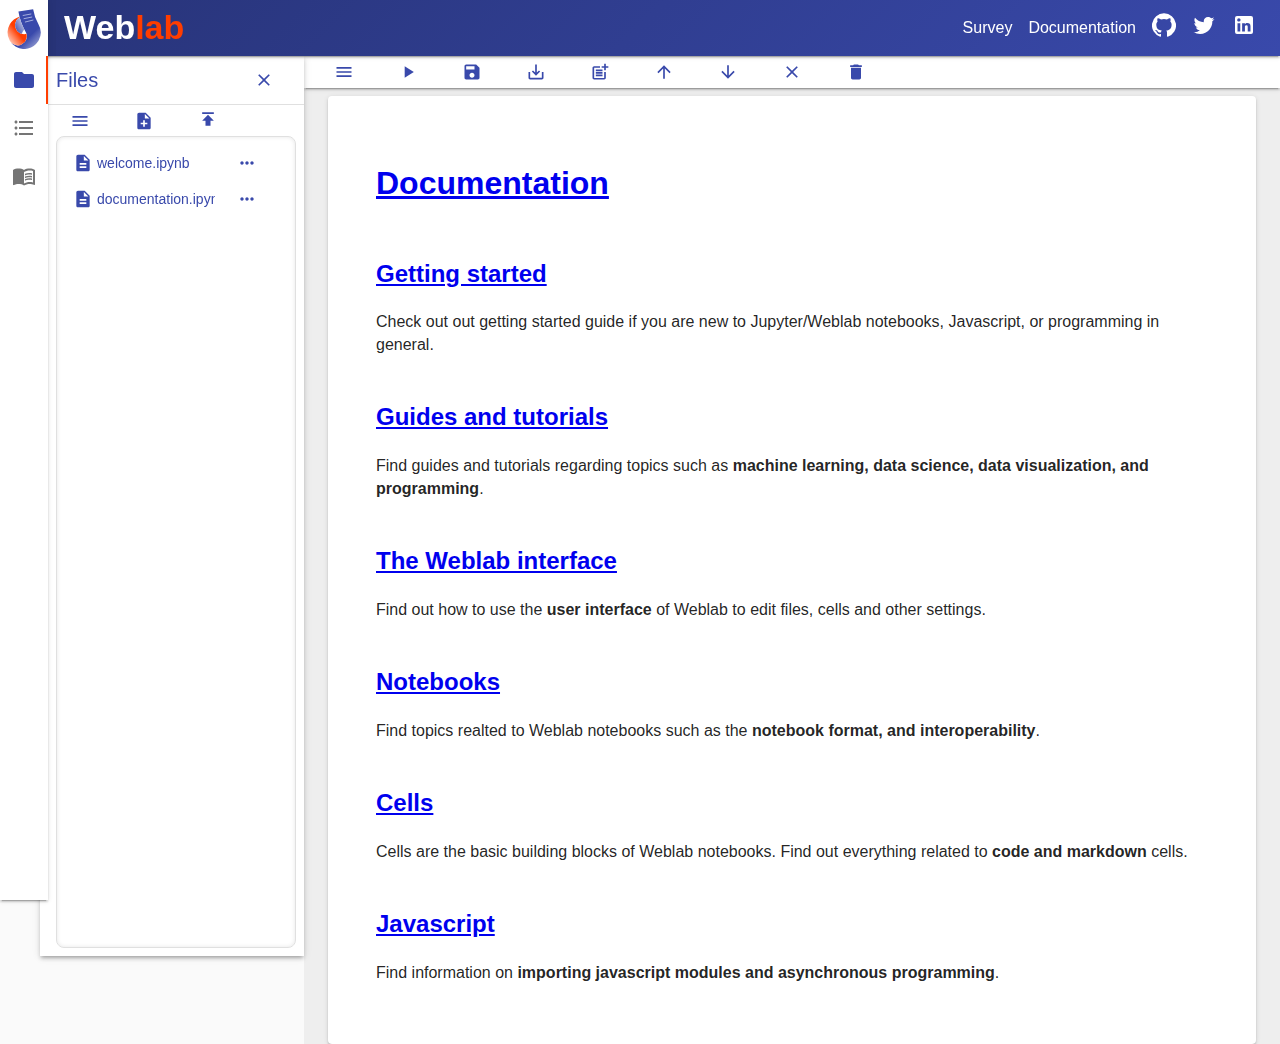
<file: documentation/index.html>
<!DOCTYPE html><html><head><meta charSet="utf-8"/><meta http-equiv="x-ua-compatible" content="ie=edge"/><meta name="viewport" content="width=device-width, initial-scale=1, shrink-to-fit=no"/><meta http-equiv="Content-Security-Policy" content="base-uri &#x27;self&#x27;; default-src &#x27;self&#x27;; script-src &#x27;self&#x27; &#x27;unsafe-eval&#x27; https://cdn.jsdelivr.net https://cdn.skypack.dev https://www.google-analytics.com &#x27;sha256-xNgtAzcZL1MCVadvib55stiXQ8NPkADeGn/oWwM6yDc=&#x27; &#x27;sha256-BACJkbia6E+EPD1EMjryhod2TSVa2Cywm2TBHEn8hMg=&#x27; &#x27;sha256-aGmCCsnHi7HETu2fzOtNeSvDZ5uP1bpzRLgj+DRs0Fk=&#x27; &#x27;sha256-gmQhmEQPyB/IzVIjV6QstWH3G4qsm4wTDDjs9U44YXo=&#x27;; style-src  &#x27;self&#x27; &#x27;unsafe-inline&#x27;; object-src &#x27;none&#x27;; form-action &#x27;self&#x27;; font-src &#x27;self&#x27; data:; connect-src &#x27;self&#x27; https:; img-src &#x27;self&#x27; data: https: https://www.google-analytics.com;"/><style data-href="/styles.ecce6f4fc36bb278113d.css" id="gatsby-global-css">body{margin:0}img[alt=landing]{aspect-ratio:3.208/1;width:100%}img[alt=compatible],img[alt=interactive],img[alt=javascript]{aspect-ratio:3.166/1;width:33%}</style><meta name="generator" content="Gatsby 3.6.2"/><style id="jss-server-side">.MuiButtonBase-root{color:inherit;border:0;cursor:pointer;margin:0;display:inline-flex;outline:0;padding:0;position:relative;align-items:center;-webkit-user-select:none;-moz-user-select:none;-ms-user-select:none;user-select:none;border-radius:0;vertical-align:middle;-moz-appearance:none;justify-content:center;text-decoration:none;background-color:transparent;-webkit-appearance:none;-webkit-tap-highlight-color:transparent}.MuiButtonBase-root::-moz-focus-inner{border-style:none}.MuiButtonBase-root.Mui-disabled{cursor:default;pointer-events:none}@media print{.MuiButtonBase-root{-webkit-print-color-adjust:exact;color-adjust:exact}}.MuiListItem-root{width:100%;display:flex;position:relative;box-sizing:border-box;text-align:left;align-items:center;padding-top:8px;padding-bottom:8px;justify-content:flex-start;text-decoration:none}.MuiListItem-root.Mui-focusVisible{background-color:rgba(0,0,0,.08)}.MuiListItem-root.Mui-selected,.MuiListItem-root.Mui-selected:hover{background-color:rgba(0,0,0,.08)}.MuiListItem-root.Mui-disabled{opacity:.5}.MuiListItem-container{position:relative}.MuiListItem-dense{padding-top:4px;padding-bottom:4px}.MuiListItem-alignItemsFlexStart{align-items:flex-start}.MuiListItem-divider{border-bottom:1px solid rgba(0,0,0,.12);background-clip:padding-box}.MuiListItem-gutters{padding-left:16px;padding-right:16px}.MuiListItem-button{transition:background-color 150ms cubic-bezier(.4,0,.2,1) 0s}.MuiListItem-button:hover{text-decoration:none;background-color:rgba(0,0,0,.04)}@media (hover:none){.MuiListItem-button:hover{background-color:transparent}}.MuiListItem-secondaryAction{padding-right:48px}.MuiInputBase-root{color:rgba(0,0,0,.87);cursor:text;display:inline-flex;position:relative;font-size:1rem;box-sizing:border-box;align-items:center;font-family:Helvetica,Arial;font-weight:400;line-height:1.1876em}.MuiInputBase-root.Mui-disabled{color:rgba(0,0,0,.38);cursor:default}.MuiInputBase-multiline{padding:6px 0 7px}.MuiInputBase-multiline.MuiInputBase-marginDense{padding-top:3px}.MuiInputBase-fullWidth{width:100%}.MuiInputBase-input{font:inherit;color:currentColor;width:100%;border:0;height:1.1876em;margin:0;display:block;padding:6px 0 7px;min-width:0;background:0 0;box-sizing:content-box;-webkit-animation-name:mui-auto-fill-cancel;animation-name:mui-auto-fill-cancel;letter-spacing:inherit;-webkit-animation-duration:10ms;animation-duration:10ms;-webkit-tap-highlight-color:transparent}.MuiInputBase-input::-webkit-input-placeholder{color:currentColor;opacity:.42;-webkit-transition:opacity .2s cubic-bezier(.4,0,.2,1) 0s;transition:opacity .2s cubic-bezier(.4,0,.2,1) 0s}.MuiInputBase-input::-moz-placeholder{color:currentColor;opacity:.42;-moz-transition:opacity .2s cubic-bezier(.4,0,.2,1) 0s;transition:opacity .2s cubic-bezier(.4,0,.2,1) 0s}.MuiInputBase-input:-ms-input-placeholder{color:currentColor;opacity:.42;-ms-transition:opacity .2s cubic-bezier(.4,0,.2,1) 0s;transition:opacity .2s cubic-bezier(.4,0,.2,1) 0s}.MuiInputBase-input::-ms-input-placeholder{color:currentColor;opacity:.42;-ms-transition:opacity .2s cubic-bezier(.4,0,.2,1) 0s;transition:opacity .2s cubic-bezier(.4,0,.2,1) 0s}.MuiInputBase-input:focus{outline:0}.MuiInputBase-input:invalid{box-shadow:none}.MuiInputBase-input::-webkit-search-decoration{-webkit-appearance:none}.MuiInputBase-input.Mui-disabled{opacity:1}.MuiInputBase-input:-webkit-autofill{-webkit-animation-name:mui-auto-fill;animation-name:mui-auto-fill;-webkit-animation-duration:5000s;animation-duration:5000s}label[data-shrink=false]+.MuiInputBase-formControl .MuiInputBase-input::-webkit-input-placeholder{opacity:0!important}label[data-shrink=false]+.MuiInputBase-formControl .MuiInputBase-input::-moz-placeholder{opacity:0!important}label[data-shrink=false]+.MuiInputBase-formControl .MuiInputBase-input:-ms-input-placeholder{opacity:0!important}label[data-shrink=false]+.MuiInputBase-formControl .MuiInputBase-input::-ms-input-placeholder{opacity:0!important}label[data-shrink=false]+.MuiInputBase-formControl .MuiInputBase-input:focus::-webkit-input-placeholder{opacity:.42}label[data-shrink=false]+.MuiInputBase-formControl .MuiInputBase-input:focus::-moz-placeholder{opacity:.42}label[data-shrink=false]+.MuiInputBase-formControl .MuiInputBase-input:focus:-ms-input-placeholder{opacity:.42}label[data-shrink=false]+.MuiInputBase-formControl .MuiInputBase-input:focus::-ms-input-placeholder{opacity:.42}.MuiInputBase-inputMarginDense{padding-top:3px}.MuiInputBase-inputMultiline{height:auto;resize:none;padding:0}.MuiInputBase-inputTypeSearch{-moz-appearance:textfield;-webkit-appearance:textfield}.MuiInput-root{position:relative}label+.MuiInput-formControl{margin-top:16px}.MuiInput-colorSecondary.MuiInput-underline:after{border-bottom-color:#ff3d00}.MuiInput-underline:after{left:0;right:0;bottom:0;content:"";position:absolute;transform:scaleX(0);transition:transform .2s cubic-bezier(0,0,.2,1) 0s;border-bottom:2px solid #3949ab;pointer-events:none}.MuiInput-underline.Mui-focused:after{transform:scaleX(1)}.MuiInput-underline.Mui-error:after{transform:scaleX(1);border-bottom-color:#f44336}.MuiInput-underline:before{left:0;right:0;bottom:0;content:"\00a0";position:absolute;transition:border-bottom-color .2s cubic-bezier(.4,0,.2,1) 0s;border-bottom:1px solid rgba(0,0,0,.42);pointer-events:none}.MuiInput-underline:hover:not(.Mui-disabled):before{border-bottom:2px solid rgba(0,0,0,.87)}.MuiInput-underline.Mui-disabled:before{border-bottom-style:dotted}@media (hover:none){.MuiInput-underline:hover:not(.Mui-disabled):before{border-bottom:1px solid rgba(0,0,0,.42)}}.jss39{top:-5px;left:0;right:0;bottom:0;margin:0;padding:0 8px;overflow:hidden;position:absolute;border-style:solid;border-width:1px;border-radius:inherit;pointer-events:none}.jss40{padding:0;text-align:left;transition:width 150ms cubic-bezier(0,0,.2,1) 0s;line-height:11px}.jss41{width:auto;height:11px;display:block;padding:0;font-size:.75em;max-width:.01px;text-align:left;transition:max-width 50ms cubic-bezier(0,0,.2,1) 0s;visibility:hidden}.jss41>span{display:inline-block;padding-left:5px;padding-right:5px}.jss42{max-width:1000px;transition:max-width .1s cubic-bezier(0,0,.2,1) 50ms}.MuiOutlinedInput-root{position:relative;border-radius:4px}.MuiOutlinedInput-root:hover .MuiOutlinedInput-notchedOutline{border-color:rgba(0,0,0,.87)}@media (hover:none){.MuiOutlinedInput-root:hover .MuiOutlinedInput-notchedOutline{border-color:rgba(0,0,0,.23)}}.MuiOutlinedInput-root.Mui-focused .MuiOutlinedInput-notchedOutline{border-color:#3949ab;border-width:2px}.MuiOutlinedInput-root.Mui-error .MuiOutlinedInput-notchedOutline{border-color:#f44336}.MuiOutlinedInput-root.Mui-disabled .MuiOutlinedInput-notchedOutline{border-color:rgba(0,0,0,.26)}.MuiOutlinedInput-colorSecondary.Mui-focused .MuiOutlinedInput-notchedOutline{border-color:#ff3d00}.MuiOutlinedInput-adornedStart{padding-left:14px}.MuiOutlinedInput-adornedEnd{padding-right:14px}.MuiOutlinedInput-multiline{padding:18.5px 14px}.MuiOutlinedInput-multiline.MuiOutlinedInput-marginDense{padding-top:10.5px;padding-bottom:10.5px}.MuiOutlinedInput-notchedOutline{border-color:rgba(0,0,0,.23)}.MuiOutlinedInput-input{padding:18.5px 14px}.MuiOutlinedInput-input:-webkit-autofill{border-radius:inherit}.MuiOutlinedInput-inputMarginDense{padding-top:10.5px;padding-bottom:10.5px}.MuiOutlinedInput-inputMultiline{padding:0}.MuiOutlinedInput-inputAdornedStart{padding-left:0}.MuiOutlinedInput-inputAdornedEnd{padding-right:0}.MuiFormLabel-root{color:rgba(0,0,0,.54);padding:0;font-size:1rem;font-family:Helvetica,Arial;font-weight:400;line-height:1}.MuiFormLabel-root.Mui-focused{color:#3949ab}.MuiFormLabel-root.Mui-disabled{color:rgba(0,0,0,.38)}.MuiFormLabel-root.Mui-error{color:#f44336}.MuiFormLabel-colorSecondary.Mui-focused{color:#ff3d00}.MuiFormLabel-asterisk.Mui-error{color:#f44336}.MuiInputLabel-root{display:block;transform-origin:top left}.MuiInputLabel-formControl{top:0;left:0;position:absolute;transform:translate(0,24px) scale(1)}.MuiInputLabel-marginDense{transform:translate(0,21px) scale(1)}.MuiInputLabel-shrink{transform:translate(0,1.5px) scale(.75);transform-origin:top left}.MuiInputLabel-animated{transition:color .2s cubic-bezier(0,0,.2,1) 0s,transform .2s cubic-bezier(0,0,.2,1) 0s}.MuiInputLabel-filled{z-index:1;transform:translate(12px,20px) scale(1);pointer-events:none}.MuiInputLabel-filled.MuiInputLabel-marginDense{transform:translate(12px,17px) scale(1)}.MuiInputLabel-filled.MuiInputLabel-shrink{transform:translate(12px,10px) scale(.75)}.MuiInputLabel-filled.MuiInputLabel-shrink.MuiInputLabel-marginDense{transform:translate(12px,7px) scale(.75)}.MuiInputLabel-outlined{z-index:1;transform:translate(14px,20px) scale(1);pointer-events:none}.MuiInputLabel-outlined.MuiInputLabel-marginDense{transform:translate(14px,12px) scale(1)}.MuiInputLabel-outlined.MuiInputLabel-shrink{transform:translate(14px,-6px) scale(.75)}.MuiFormControl-root{border:0;margin:0;display:inline-flex;padding:0;position:relative;min-width:0;flex-direction:column;vertical-align:top}.MuiFormControl-marginNormal{margin-top:16px;margin-bottom:8px}.MuiFormControl-marginDense{margin-top:8px;margin-bottom:4px}.MuiFormControl-fullWidth{width:100%}.MuiPopover-paper{outline:0;position:absolute;max-width:calc(100% - 32px);min-width:16px;max-height:calc(100% - 32px);min-height:16px;overflow-x:hidden;overflow-y:auto}.MuiList-root{margin:0;padding:0;position:relative;list-style:none}.MuiList-padding{padding-top:8px;padding-bottom:8px}.MuiList-subheader{padding-top:0}.MuiMenu-paper{max-height:calc(100% - 96px);-webkit-overflow-scrolling:touch}.MuiMenu-list{outline:0}.MuiSvgIcon-root{fill:currentColor;width:1em;height:1em;display:inline-block;font-size:1.5rem;transition:fill .2s cubic-bezier(.4,0,.2,1) 0s;flex-shrink:0;-webkit-user-select:none;-moz-user-select:none;-ms-user-select:none;user-select:none}.MuiSvgIcon-colorPrimary{color:#3949ab}.MuiSvgIcon-colorSecondary{color:#ff3d00}.MuiSvgIcon-colorAction{color:rgba(0,0,0,.54)}.MuiSvgIcon-colorError{color:#f44336}.MuiSvgIcon-colorDisabled{color:rgba(0,0,0,.26)}.MuiSvgIcon-fontSizeInherit{font-size:inherit}.MuiSvgIcon-fontSizeSmall{font-size:1.25rem}.MuiSvgIcon-fontSizeLarge{font-size:2.1875rem}.jss7{box-shadow:0 3px 1px -2px rgba(0,0,0,.2),0 2px 2px 0 rgba(0,0,0,.14),0 1px 5px 0 rgba(0,0,0,.12)}@media (min-width:0px){.jss15{grid-template-columns:40px 8px 1fr}}@media (min-width:600px){.jss15{grid-template-columns:40px 8px 1fr}}@media (min-width:960px){.jss15{grid-template-columns:40px auto 1fr}}.jss16{box-shadow:0 3px 1px -2px rgba(0,0,0,.2),0 2px 2px 0 rgba(0,0,0,.14),0 1px 5px 0 rgba(0,0,0,.12)}.jss17{display:flex}.jss18{flex-grow:1;padding-right:16px}.jss21{padding-left:16px}.jss22{padding-left:16px}.jss23{padding-left:16px}.jss24{padding-left:16px}.jss25{padding-left:16px}.jss26{box-shadow:0 3px 3px -2px rgba(0,0,0,.2),0 3px 4px 0 rgba(0,0,0,.14),0 1px 8px 0 rgba(0,0,0,.12)}.jss31{color:#e0e0e0;display:flex;align-items:center;border-bottom:1px solid}.jss32{flex-grow:1}.jss34{border:1px solid;height:100rem;box-shadow:inset 0 0 4px rgba(0,0,0,.1);margin-left:8px;border-color:#e0e0e0;margin-right:8px;border-radius:8px;margin-bottom:8px}.jss35{box-shadow:0 3px 1px -2px rgba(0,0,0,.2),0 2px 2px 0 rgba(0,0,0,.14),0 1px 5px 0 rgba(0,0,0,.12)}.jss36{flex-direction:row}.jss38{box-shadow:0 3px 1px -2px rgba(0,0,0,.2),0 2px 2px 0 rgba(0,0,0,.14),0 1px 5px 0 rgba(0,0,0,.12);border-radius:4px}.MuiTypography-root{margin:0}.MuiTypography-body2{font-size:.875rem;font-family:Helvetica,Arial;font-weight:400;line-height:1.43}.MuiTypography-body1{font-size:1rem;font-family:Helvetica,Arial;font-weight:400;line-height:1.5}.MuiTypography-caption{font-size:.75rem;font-family:Helvetica,Arial;font-weight:400;line-height:1.66}.MuiTypography-button{font-size:.875rem;font-family:Helvetica,Arial;font-weight:500;line-height:1.75;text-transform:uppercase}.MuiTypography-h1{font-size:6rem;font-family:Helvetica,Arial;font-weight:300;line-height:1.167}.MuiTypography-h2{font-size:3.75rem;font-family:Helvetica,Arial;font-weight:300;line-height:1.2}.MuiTypography-h3{font-size:3rem;font-family:Helvetica,Arial;font-weight:400;line-height:1.167}.MuiTypography-h4{font-size:2.125rem;font-family:Helvetica,Arial;font-weight:400;line-height:1.235}.MuiTypography-h5{font-size:1.5rem;font-family:Helvetica,Arial;font-weight:400;line-height:1.334}.MuiTypography-h6{font-size:1.25rem;font-family:Helvetica,Arial;font-weight:500;line-height:1.6}.MuiTypography-subtitle1{font-size:1rem;font-family:Helvetica,Arial;font-weight:400;line-height:1.75}.MuiTypography-subtitle2{font-size:.875rem;font-family:Helvetica,Arial;font-weight:500;line-height:1.57}.MuiTypography-overline{font-size:.75rem;font-family:Helvetica,Arial;font-weight:400;line-height:2.66;text-transform:uppercase}.MuiTypography-srOnly{width:1px;height:1px;overflow:hidden;position:absolute}.MuiTypography-alignLeft{text-align:left}.MuiTypography-alignCenter{text-align:center}.MuiTypography-alignRight{text-align:right}.MuiTypography-alignJustify{text-align:justify}.MuiTypography-noWrap{overflow:hidden;white-space:nowrap;text-overflow:ellipsis}.MuiTypography-gutterBottom{margin-bottom:.35em}.MuiTypography-paragraph{margin-bottom:16px}.MuiTypography-colorInherit{color:inherit}.MuiTypography-colorPrimary{color:#3949ab}.MuiTypography-colorSecondary{color:#ff3d00}.MuiTypography-colorTextPrimary{color:rgba(0,0,0,.87)}.MuiTypography-colorTextSecondary{color:rgba(0,0,0,.54)}.MuiTypography-colorError{color:#f44336}.MuiTypography-displayInline{display:inline}.MuiTypography-displayBlock{display:block}.MuiTooltip-popper{z-index:1500;pointer-events:none}.MuiTooltip-popperInteractive{pointer-events:auto}.MuiTooltip-popperArrow[x-placement*=bottom] .MuiTooltip-arrow{top:0;left:0;margin-top:-.71em;margin-left:4px;margin-right:4px}.MuiTooltip-popperArrow[x-placement*=top] .MuiTooltip-arrow{left:0;bottom:0;margin-left:4px;margin-right:4px;margin-bottom:-.71em}.MuiTooltip-popperArrow[x-placement*=right] .MuiTooltip-arrow{left:0;width:.71em;height:1em;margin-top:4px;margin-left:-.71em;margin-bottom:4px}.MuiTooltip-popperArrow[x-placement*=left] .MuiTooltip-arrow{right:0;width:.71em;height:1em;margin-top:4px;margin-right:-.71em;margin-bottom:4px}.MuiTooltip-popperArrow[x-placement*=left] .MuiTooltip-arrow::before{transform-origin:0 0}.MuiTooltip-popperArrow[x-placement*=right] .MuiTooltip-arrow::before{transform-origin:100% 100%}.MuiTooltip-popperArrow[x-placement*=top] .MuiTooltip-arrow::before{transform-origin:100% 0}.MuiTooltip-popperArrow[x-placement*=bottom] .MuiTooltip-arrow::before{transform-origin:0 100%}.MuiTooltip-tooltip{color:#fff;padding:4px 8px;font-size:.625rem;max-width:300px;word-wrap:break-word;font-family:Helvetica,Arial;font-weight:500;line-height:1.4em;border-radius:4px;background-color:rgba(97,97,97,.9)}.MuiTooltip-tooltipArrow{margin:0;position:relative}.MuiTooltip-arrow{color:rgba(97,97,97,.9);width:1em;height:.71em;overflow:hidden;position:absolute;box-sizing:border-box}.MuiTooltip-arrow::before{width:100%;height:100%;margin:auto;content:"";display:block;transform:rotate(45deg);background-color:currentColor}.MuiTooltip-touch{padding:8px 16px;font-size:.875rem;font-weight:400;line-height:1.14286em}.MuiTooltip-tooltipPlacementLeft{margin:0 24px;transform-origin:right center}@media (min-width:600px){.MuiTooltip-tooltipPlacementLeft{margin:0 14px}}.MuiTooltip-tooltipPlacementRight{margin:0 24px;transform-origin:left center}@media (min-width:600px){.MuiTooltip-tooltipPlacementRight{margin:0 14px}}.MuiTooltip-tooltipPlacementTop{margin:24px 0;transform-origin:center bottom}@media (min-width:600px){.MuiTooltip-tooltipPlacementTop{margin:14px 0}}.MuiTooltip-tooltipPlacementBottom{margin:24px 0;transform-origin:center top}@media (min-width:600px){.MuiTooltip-tooltipPlacementBottom{margin:14px 0}}.MuiButton-root{color:rgba(0,0,0,.87);padding:6px 16px;font-size:.875rem;min-width:64px;box-sizing:border-box;transition:background-color 250ms cubic-bezier(.4,0,.2,1) 0s,box-shadow 250ms cubic-bezier(.4,0,.2,1) 0s,border 250ms cubic-bezier(.4,0,.2,1) 0s;font-family:Helvetica,Arial;font-weight:500;line-height:1.75;border-radius:4px;text-transform:uppercase}.MuiButton-root:hover{text-decoration:none;background-color:rgba(0,0,0,.04)}.MuiButton-root.Mui-disabled{color:rgba(0,0,0,.26)}@media (hover:none){.MuiButton-root:hover{background-color:transparent}}.MuiButton-root:hover.Mui-disabled{background-color:transparent}.MuiButton-label{width:100%;display:inherit;align-items:inherit;justify-content:inherit}.MuiButton-text{padding:6px 8px}.MuiButton-textPrimary{color:#3949ab}.MuiButton-textPrimary:hover{background-color:rgba(57,73,171,.04)}@media (hover:none){.MuiButton-textPrimary:hover{background-color:transparent}}.MuiButton-textSecondary{color:#ff3d00}.MuiButton-textSecondary:hover{background-color:rgba(255,61,0,.04)}@media (hover:none){.MuiButton-textSecondary:hover{background-color:transparent}}.MuiButton-outlined{border:1px solid rgba(0,0,0,.23);padding:5px 15px}.MuiButton-outlined.Mui-disabled{border:1px solid rgba(0,0,0,.12)}.MuiButton-outlinedPrimary{color:#3949ab;border:1px solid rgba(57,73,171,.5)}.MuiButton-outlinedPrimary:hover{border:1px solid #3949ab;background-color:rgba(57,73,171,.04)}@media (hover:none){.MuiButton-outlinedPrimary:hover{background-color:transparent}}.MuiButton-outlinedSecondary{color:#ff3d00;border:1px solid rgba(255,61,0,.5)}.MuiButton-outlinedSecondary:hover{border:1px solid #ff3d00;background-color:rgba(255,61,0,.04)}.MuiButton-outlinedSecondary.Mui-disabled{border:1px solid rgba(0,0,0,.26)}@media (hover:none){.MuiButton-outlinedSecondary:hover{background-color:transparent}}.MuiButton-contained{color:rgba(0,0,0,.87);box-shadow:0 3px 1px -2px rgba(0,0,0,.2),0 2px 2px 0 rgba(0,0,0,.14),0 1px 5px 0 rgba(0,0,0,.12);background-color:#e0e0e0}.MuiButton-contained:hover{box-shadow:0 2px 4px -1px rgba(0,0,0,.2),0 4px 5px 0 rgba(0,0,0,.14),0 1px 10px 0 rgba(0,0,0,.12);background-color:#d5d5d5}.MuiButton-contained.Mui-focusVisible{box-shadow:0 3px 5px -1px rgba(0,0,0,.2),0 6px 10px 0 rgba(0,0,0,.14),0 1px 18px 0 rgba(0,0,0,.12)}.MuiButton-contained:active{box-shadow:0 5px 5px -3px rgba(0,0,0,.2),0 8px 10px 1px rgba(0,0,0,.14),0 3px 14px 2px rgba(0,0,0,.12)}.MuiButton-contained.Mui-disabled{color:rgba(0,0,0,.26);box-shadow:none;background-color:rgba(0,0,0,.12)}@media (hover:none){.MuiButton-contained:hover{box-shadow:0 3px 1px -2px rgba(0,0,0,.2),0 2px 2px 0 rgba(0,0,0,.14),0 1px 5px 0 rgba(0,0,0,.12);background-color:#e0e0e0}}.MuiButton-contained:hover.Mui-disabled{background-color:rgba(0,0,0,.12)}.MuiButton-containedPrimary{color:#fff;background-color:#3949ab}.MuiButton-containedPrimary:hover{background-color:#273377}@media (hover:none){.MuiButton-containedPrimary:hover{background-color:#3949ab}}.MuiButton-containedSecondary{color:#fff;background-color:#ff3d00}.MuiButton-containedSecondary:hover{background-color:#b22a00}@media (hover:none){.MuiButton-containedSecondary:hover{background-color:#ff3d00}}.MuiButton-disableElevation{box-shadow:none}.MuiButton-disableElevation:hover{box-shadow:none}.MuiButton-disableElevation.Mui-focusVisible{box-shadow:none}.MuiButton-disableElevation:active{box-shadow:none}.MuiButton-disableElevation.Mui-disabled{box-shadow:none}.MuiButton-colorInherit{color:inherit;border-color:currentColor}.MuiButton-textSizeSmall{padding:4px 5px;font-size:.8125rem}.MuiButton-textSizeLarge{padding:8px 11px;font-size:.9375rem}.MuiButton-outlinedSizeSmall{padding:3px 9px;font-size:.8125rem}.MuiButton-outlinedSizeLarge{padding:7px 21px;font-size:.9375rem}.MuiButton-containedSizeSmall{padding:4px 10px;font-size:.8125rem}.MuiButton-containedSizeLarge{padding:8px 22px;font-size:.9375rem}.MuiButton-fullWidth{width:100%}.MuiButton-startIcon{display:inherit;margin-left:-4px;margin-right:8px}.MuiButton-startIcon.MuiButton-iconSizeSmall{margin-left:-2px}.MuiButton-endIcon{display:inherit;margin-left:8px;margin-right:-4px}.MuiButton-endIcon.MuiButton-iconSizeSmall{margin-right:-2px}.MuiButton-iconSizeSmall>:first-child{font-size:18px}.MuiButton-iconSizeMedium>:first-child{font-size:20px}.MuiButton-iconSizeLarge>:first-child{font-size:22px}.MuiToolbar-root{display:flex;position:relative;align-items:center}.MuiToolbar-gutters{padding-left:16px;padding-right:16px}@media (min-width:600px){.MuiToolbar-gutters{padding-left:24px;padding-right:24px}}.MuiToolbar-regular{min-height:56px}@media (min-width:0px) and (orientation:landscape){.MuiToolbar-regular{min-height:48px}}@media (min-width:600px){.MuiToolbar-regular{min-height:64px}}.MuiToolbar-dense{min-height:48px}.MuiLink-underlineNone{text-decoration:none}.MuiLink-underlineHover{text-decoration:none}.MuiLink-underlineHover:hover{text-decoration:underline}.MuiLink-underlineAlways{text-decoration:underline}.MuiLink-button{border:0;cursor:pointer;margin:0;outline:0;padding:0;position:relative;-webkit-user-select:none;-moz-user-select:none;-ms-user-select:none;user-select:none;border-radius:0;vertical-align:middle;-moz-appearance:none;background-color:transparent;-webkit-appearance:none;-webkit-tap-highlight-color:transparent}.MuiLink-button::-moz-focus-inner{border-style:none}.MuiLink-button.Mui-focusVisible{outline:auto}.jss11{width:100%;bottom:0;height:2px;position:absolute;transition:all .3s cubic-bezier(.4,0,.2,1) 0s}.jss12{background-color:#3949ab}.jss13{background-color:#ff3d00}.jss14{right:0;width:2px;height:100%}.MuiTabs-root{display:flex;overflow:hidden;min-height:48px;-webkit-overflow-scrolling:touch}.MuiTabs-vertical{flex-direction:column}.MuiTabs-flexContainer{display:flex}.MuiTabs-flexContainerVertical{flex-direction:column}.MuiTabs-centered{justify-content:center}.MuiTabs-scroller{flex:1 1 auto;display:inline-block;position:relative;white-space:nowrap}.MuiTabs-fixed{width:100%;overflow-x:hidden}.MuiTabs-scrollable{overflow-x:scroll;scrollbar-width:none}.MuiTabs-scrollable::-webkit-scrollbar{display:none}@media (max-width:599.95px){.MuiTabs-scrollButtonsDesktop{display:none}}.MuiTab-root{padding:6px 12px;overflow:hidden;position:relative;font-size:.875rem;max-width:264px;min-width:72px;box-sizing:border-box;min-height:48px;text-align:center;flex-shrink:0;font-family:Helvetica,Arial;font-weight:500;line-height:1.75;white-space:normal;text-transform:uppercase}@media (min-width:600px){.MuiTab-root{min-width:160px}}.MuiTab-labelIcon{min-height:72px;padding-top:9px}.MuiTab-labelIcon .MuiTab-wrapper>:first-child{margin-bottom:6px}.MuiTab-textColorInherit{color:inherit;opacity:.7}.MuiTab-textColorInherit.Mui-selected{opacity:1}.MuiTab-textColorInherit.Mui-disabled{opacity:.5}.MuiTab-textColorPrimary{color:rgba(0,0,0,.54)}.MuiTab-textColorPrimary.Mui-selected{color:#3949ab}.MuiTab-textColorPrimary.Mui-disabled{color:rgba(0,0,0,.38)}.MuiTab-textColorSecondary{color:rgba(0,0,0,.54)}.MuiTab-textColorSecondary.Mui-selected{color:#ff3d00}.MuiTab-textColorSecondary.Mui-disabled{color:rgba(0,0,0,.38)}.MuiTab-fullWidth{flex-grow:1;max-width:none;flex-basis:0;flex-shrink:1}.MuiTab-wrapped{font-size:.75rem;line-height:1.5}.MuiTab-wrapper{width:100%;display:inline-flex;align-items:center;flex-direction:column;justify-content:center}.jss8{max-width:40px;max-height:40px;vertical-align:middle}.jss9{min-width:40px}.MuiTabPanel-root{padding:24px}.jss27{float:right}.jss28{display:inline}.jss29{display:flex;padding:0;max-height:100vh;flex-direction:column}.MuiContainer-root{width:100%;display:block;box-sizing:border-box;margin-left:auto;margin-right:auto;padding-left:16px;padding-right:16px}@media (min-width:600px){.MuiContainer-root{padding-left:24px;padding-right:24px}}.MuiContainer-disableGutters{padding-left:0;padding-right:0}@media (min-width:600px){.MuiContainer-fixed{max-width:600px}}@media (min-width:960px){.MuiContainer-fixed{max-width:960px}}@media (min-width:1280px){.MuiContainer-fixed{max-width:1280px}}@media (min-width:1920px){.MuiContainer-fixed{max-width:1920px}}@media (min-width:0px){.MuiContainer-maxWidthXs{max-width:444px}}@media (min-width:600px){.MuiContainer-maxWidthSm{max-width:600px}}@media (min-width:960px){.MuiContainer-maxWidthMd{max-width:960px}}@media (min-width:1280px){.MuiContainer-maxWidthLg{max-width:1280px}}@media (min-width:1920px){.MuiContainer-maxWidthXl{max-width:1920px}}html{box-sizing:border-box;-webkit-font-smoothing:antialiased;-moz-osx-font-smoothing:grayscale}*,::after,::before{box-sizing:inherit}b,strong{font-weight:700}body{color:rgba(0,0,0,.87);margin:0;font-size:.875rem;font-family:Helvetica,Arial;font-weight:400;line-height:1.43;background-color:#fafafa}@media print{body{background-color:#fff}}body::-webkit-backdrop{background-color:#fafafa}body::backdrop{background-color:#fafafa}.jss1{grid-row:3;overflow-x:scroll;grid-column:3;background-color:#eee}.jss2{top:0;display:flex;z-index:30;grid-row:2;position:sticky;overflow-x:auto;grid-column:3;padding-left:8px;padding-right:8px;background-color:#fff}.jss3{top:0;height:100vh;z-index:40;grid-row:2;overflow:hidden;position:sticky;grid-column:2;padding-left:8px;background-color:#fff}.jss4{top:0;left:0;height:100%;z-index:60;position:fixed;background-color:#fff}.jss5{display:flex;z-index:50;grid-row:1;background:linear-gradient(135deg,#273377,#3949ab);line-height:56px;grid-column-end:4;grid-column-start:1}.jss6{display:grid;transition:.2s;grid-template-rows:56px 32px 1fr;transition-property:gridTemplateColumns}</style><title data-react-helmet="true">Weblab - Machine Learning notebook for Javascript</title><link data-react-helmet="true" href="favicon.png" rel="icon" type="image/png"/><meta data-react-helmet="true" content="Documentation of all the information related to Weblab notebooks." name="description"/><meta data-react-helmet="true" content="8qW6zXcgTpuGGh0Tv5OluYL6OurWCv1PKiGM--bhmCQ" name="google-site-verification"/><script data-react-helmet="true" type="application/ld+json">{
          "@context": "https://schema.org",
          "@type": "WebApplication",
          "headline": "Run code and visualize data in an interactive notebook.",
          "applicationCategory": "Machine Learning, Data Science",
          "operatingSystem": "Windows, MacOS, Linux",
          "image": "https://www.weblab.ai/landing1x1.svg"
        }</script><link rel="preconnect" href="https://www.google-analytics.com"/><link rel="dns-prefetch" href="https://www.google-analytics.com"/><script>
  
  function gaOptout(){document.cookie=disableStr+'=true; expires=Thu, 31 Dec 2099 23:59:59 UTC;path=/',window[disableStr]=!0}var gaProperty='UA-190347187-1',disableStr='ga-disable-'+gaProperty;document.cookie.indexOf(disableStr+'=true')>-1&&(window[disableStr]=!0);
  if(!(parseInt(navigator.doNotTrack) === 1 || parseInt(window.doNotTrack) === 1 || parseInt(navigator.msDoNotTrack) === 1 || navigator.doNotTrack === "yes")) {
    (function(i,s,o,g,r,a,m){i['GoogleAnalyticsObject']=r;i[r]=i[r]||function(){
    (i[r].q=i[r].q||[]).push(arguments)},i[r].l=1*new Date();a=s.createElement(o),
    m=s.getElementsByTagName(o)[0];a.async=1;a.src=g;m.parentNode.insertBefore(a,m)
    })(window,document,'script','https://www.google-analytics.com/analytics.js','ga');
  }
  if (typeof ga === "function") {
    ga('create', 'UA-190347187-1', 'auto', {"storage":"none"});
      ga('set', 'anonymizeIp', true);
      
      
      
      
      }</script><link rel="sitemap" type="application/xml" href="/sitemap-index.xml"/><link as="script" rel="preload" href="/webpack-runtime-e9095afa495fdd782041.js"/><link as="script" rel="preload" href="/framework-dd0b1ffe55258bec5093.js"/><link as="script" rel="preload" href="/app-70687613299fa764e3e9.js"/><link as="script" rel="preload" href="/4ad82c5e-bf67ffc6c526407f1001.js"/><link as="script" rel="preload" href="/0dbaf208425a7f75037186594286768a9b17f2aa-ed8deaa23d3770f01946.js"/><link as="script" rel="preload" href="/component---src-pages-documentation-index-js-7c93bd552dd22c1008a1.js"/><link as="fetch" rel="preload" href="/page-data/documentation/page-data.json" crossorigin="anonymous"/><link as="fetch" rel="preload" href="/page-data/app-data.json" crossorigin="anonymous"/></head><body><div id="___gatsby"><div style="outline:none" tabindex="-1" id="gatsby-focus-wrapper"><div class="MuiBox-root jss7 jss4"><nav><div class="MuiBox-root jss10" style="height:56px;line-height:56px;text-align:center;width:48px"><a class="MuiTypography-root MuiLink-root MuiLink-underlineHover MuiTypography-colorPrimary" href="/"><svg color="secondary" class="jss8" font-size="large" width="100mm" height="100mm" version="1.1" viewBox="0 0 100 100"><defs><linearGradient id="linearGradient936" x1="88.25" x2="-41.08" y1="208.83" y2="307.69" gradientTransform="matrix(.26458 0 0 .26458 -11.048 145.18)" gradientUnits="userSpaceOnUse"><stop stop-color="#ff3d00" offset="0"></stop><stop stop-color="#fff" offset="1"></stop></linearGradient><linearGradient id="linearGradient946" x1="182.86" x2="360.76" y1="278.66" y2="464.05" gradientTransform="matrix(.26458 0 0 .26458 -11.048 145.18)" gradientUnits="userSpaceOnUse"><stop stop-color="#3949ab" offset="0"></stop><stop stop-color="#fff" offset="1"></stop></linearGradient><linearGradient id="linearGradient954" x1="95.817" x2="219.09" y1="197.01" y2="122.54" gradientTransform="matrix(.26458 0 0 .26458 -11.048 145.18)" gradientUnits="userSpaceOnUse"><stop stop-color="#606dbb" offset="0"></stop><stop stop-color="#fff" offset="1"></stop></linearGradient></defs><g transform="translate(11.048 -145.18)"><g transform="translate(9.0607 .37075)"><path d="m52.737 145.18-36.797 5.8037a146.27 146.41 0 0 0 17.83 50.442l0.0041-3e-3a22.735 22.735 0 0 1 2.3076 5.4476 22.735 22.735 0 0 0 2.0341-0.64822 22.735 22.735 0 0 1-2.0341 0.64822 22.735 22.735 0 0 1-2.2404 17.304 22.735 22.735 0 0 1-3.581 4.6374 22.735 22.735 0 0 0 1.3797 1.2672 22.735 22.735 0 0 1-1.3797-1.2672 22.735 22.735 0 0 1-27.476 3.6842 22.735 22.735 0 0 1-7.9538-7.7218 41.336 41.336 0 0 0 14.762 14.53 41.336 41.336 0 0 0 55.233-13.221 22.735 22.735 0 0 1-0.06867 0.086 41.336 41.336 0 0 0 1.2978-2.0088 41.336 41.336 0 0 0 0.80531-1.5164 22.735 22.735 0 0 1-0.04644 0.10916 41.336 41.336 0 0 0-0.79506-39.975l0.0066-4e-3a109.02 109.12 0 0 1-13.289-37.595zm-0.51886 45.579a22.735 22.735 0 0 1-0.02113 0.0798 22.735 22.735 0 0 0-0.08566-0.018zm1.7592 0.64639a22.735 22.735 0 0 1 1.0544 0.41196 22.735 22.735 0 0 0-1.0544-0.41196zm2.0992 0.86364a22.735 22.735 0 0 1 1.6619 0.84943 22.735 22.735 0 0 0-1.6619-0.84943zm-4.4355 0.29222a22.735 22.735 0 0 1-0.41291 1.0592 22.735 22.735 0 0 0 0.41291-1.0592zm-0.86748 2.0985a22.735 22.735 0 0 1-0.82273 1.6132 22.735 22.735 0 0 0 0.82273-1.6132zm12.276 2.6974a22.735 22.735 0 0 1 0.7941 0.94822 22.735 22.735 0 0 0-0.7941-0.94822zm-14.258 0.70844a22.735 22.735 0 0 1-0.69936 0.89685 22.735 22.735 0 0 0 0.69936-0.89685zm-1.408 1.7834a22.735 22.735 0 0 1-0.78331 0.82028 22.735 22.735 0 0 0 0.78331-0.82028zm-1.5792 1.634a22.735 22.735 0 0 1-0.86097 0.73781 22.735 22.735 0 0 0 0.86097-0.73781zm21.034 1.4333a22.735 22.735 0 0 1 0.5226 1.2286 22.735 22.735 0 0 0-0.5226-1.2286zm-22.768 0.0341a22.735 22.735 0 0 1-0.93381 0.65065 22.735 22.735 0 0 0 0.93381-0.65065zm-1.8717 1.2874a22.735 22.735 0 0 1-0.99543 0.55475 22.735 22.735 0 0 0 0.99543-0.55475zm25.522 0.76509a22.735 22.735 0 0 1 0.43683 1.4011 22.735 22.735 0 0 0-0.43683-1.4011zm-27.513 0.32907a22.735 22.735 0 0 1-1.0423 0.45115 22.735 22.735 0 0 0 1.0423-0.45115zm28.184 1.8348a22.735 22.735 0 0 1 0.32383 1.5793 22.735 22.735 0 0 0-0.32383-1.5793zm0.45168 2.2193a22.735 22.735 0 0 1 0.17869 1.7409 22.735 22.735 0 0 0-0.17869-1.7409zm0.22878 2.254a22.735 22.735 0 0 1 4e-3 1.8718 22.735 22.735 0 0 0-4e-3 -1.8718zm3e-3 2.2665a22.735 22.735 0 0 1-0.19258 1.9634 22.735 22.735 0 0 0 0.19258-1.9634zm-0.2228 2.2565a22.735 22.735 0 0 1-0.41067 2.0496 22.735 22.735 0 0 0 0.41067-2.0496zm-0.44602 2.2219a22.735 22.735 0 0 1-0.64083 2.0884 22.735 22.735 0 0 0 0.64083-2.0884zm-0.66572 2.1682a22.735 22.735 0 0 1-0.87784 2.0893 22.735 22.735 0 0 0 0.87784-2.0893zm-4.0762 6.9878a22.735 22.735 0 0 1-0.93808 1.0187 22.735 22.735 0 0 0 0.93808-1.0187zm-1.5584 1.654a22.735 22.735 0 0 1-1.0306 0.91597 22.735 22.735 0 0 0 1.0306-0.91597zm-1.7166 1.4906a22.735 22.735 0 0 1-1.1092 0.80307 22.735 22.735 0 0 0 1.1092-0.80307zm-27.863 0.10713a22.735 22.735 0 0 0 0.90764 0.67992 22.735 22.735 0 0 1-0.90764-0.67992zm26.005 1.2052a22.735 22.735 0 0 1-1.173 0.68196 22.735 22.735 0 0 0 1.173-0.68196zm-23.527 0.49869a22.735 22.735 0 0 0 1.7323 0.88734 22.735 22.735 0 0 1-1.7323-0.88734zm21.547 0.62139a22.735 22.735 0 0 1-1.2215 0.55528 22.735 22.735 0 0 0 1.2215-0.55528zm-18.796 0.6999a22.735 22.735 0 0 0 1.0905 0.42722 22.735 22.735 0 0 1-1.0905-0.42722zm16.713 0.21671a22.735 22.735 0 0 1-1.2559 0.42551 22.735 22.735 0 0 0 1.2559-0.42551zm-14.589 0.53328a22.735 22.735 0 0 0 1.1521 0.32309 22.735 22.735 0 0 1-1.1521-0.32309zm12.425 0.17046a22.735 22.735 0 0 1-1.2755 0.29414 22.735 22.735 0 0 0 1.2755-0.29414zm-10.238 0.36539a22.735 22.735 0 0 0 1.2036 0.21083 22.735 22.735 0 0 1-1.2036-0.21083zm8.0132 0.11844a22.735 22.735 0 0 1-1.2783 0.16278 22.735 22.735 0 0 0 1.2783-0.16278zm-5.7812 0.19845a22.735 22.735 0 0 0 1.2411 0.0912 22.735 22.735 0 0 1-1.2411-0.0912zm3.5182 0.0604a22.735 22.735 0 0 1-1.267 0.0337 22.735 22.735 0 0 0 1.267-0.0337z" fill="url(#linearGradient946)"></path><path d="m18.644 163.91a41.336 41.336 0 0 0-24.18 18.925 41.336 41.336 0 0 0-0.87495 39.646 22.735 22.735 0 0 1-0.011001-0.0267 41.336 41.336 0 0 0 1.2718 2.3435 22.735 22.735 0 0 0 7.9357 7.6955 22.735 22.735 0 0 0 27.476-3.6843 22.735 22.735 0 0 0 3.5811-4.6374 22.735 22.735 0 0 0 2.2403-17.304 22.735 22.735 0 0 1-11.646 4e-3 22.735 22.735 0 0 0-0.34936 1.6139 22.735 22.735 0 0 1 0.34936-1.6139 22.735 22.735 0 0 1-5.5416-2.2797 22.735 22.735 0 0 1-10.562-13.752 22.735 22.735 0 0 1 2.2404-17.304 22.735 22.735 0 0 1 8.347-8.305 146.27 146.41 0 0 1-0.27599-1.3196zm5.2534 45.694a22.735 22.735 0 0 0-0.12838 1.1296 22.735 22.735 0 0 1 0.12838-1.1296zm-0.20517 2.2606a22.735 22.735 0 0 0-0.01495 1.137 22.735 22.735 0 0 1 0.01495-1.137zm0.02157 2.2713a22.735 22.735 0 0 0 0.09847 1.1317 22.735 22.735 0 0 1-0.09847-1.1317zm0.24811 2.2567a22.735 22.735 0 0 0 0.21094 1.1159 22.735 22.735 0 0 1-0.21094-1.1159zm0.4724 2.222a22.735 22.735 0 0 0 0.32063 1.087 22.735 22.735 0 0 1-0.32063-1.087zm0.692 2.1634a22.735 22.735 0 0 0 0.42733 1.0488 22.735 22.735 0 0 1-0.42733-1.0488zm0.90411 2.0824a22.735 22.735 0 0 0 0.52986 1.0012 22.735 22.735 0 0 1-0.52986-1.0012zm1.1073 1.9818a22.735 22.735 0 0 0 0.62877 0.94534 22.735 22.735 0 0 1-0.62877-0.94534zm1.2988 1.8602a22.735 22.735 0 0 0 0.72137 0.87955 22.735 22.735 0 0 1-0.72137-0.87955z" fill="url(#linearGradient936)"></path><path d="m18.921 165.24a22.735 22.735 0 0 0-8.3481 8.3 22.735 22.735 0 0 0-2.2403 17.304 22.735 22.735 0 0 0 10.562 13.752 22.735 22.735 0 0 0 5.5416 2.2797 22.735 22.735 0 0 1 2.246-5.4343 22.735 22.735 0 0 1 3.5811-4.6375 22.735 22.735 0 0 0-1.3794-1.2668 22.735 22.735 0 0 1 1.3794 1.2668 22.735 22.735 0 0 1 0.70236-0.63986 146.27 146.41 0 0 1-12.045-30.925zm-3.8341 24.862a22.735 22.735 0 0 1 0.93071 0.0844 22.735 22.735 0 0 0-1.1303-0.0824 22.735 22.735 0 0 1 0.19962-2e-3zm-1.337 0.0127a22.735 22.735 0 0 0-1.1346 0.0309 22.735 22.735 0 0 1 1.1346-0.0309zm-2.2616 0.15488a22.735 22.735 0 0 0-1.129 0.14428 22.735 22.735 0 0 1 1.129-0.14428zm5.6627 0.0196a22.735 22.735 0 0 1 1.118 0.19525 22.735 22.735 0 0 0-1.118-0.19525zm2.2342 0.41045a22.735 22.735 0 0 1 1.0949 0.30632 22.735 22.735 0 0 0-1.0949-0.30632zm2.1812 0.63102a22.735 22.735 0 0 1 1.0611 0.41504 22.735 22.735 0 0 0-1.0611-0.41504zm2.109 0.84632a22.735 22.735 0 0 1 1.845 0.94385 22.735 22.735 0 0 0-1.845-0.94385zm3.4151 1.9679a22.735 22.735 0 0 1 0.90678 0.67918 22.735 22.735 0 0 0-0.90678-0.67918z" fill="url(#linearGradient954)"></path><g fill="#606dbb" stroke="#bbc2e9" stroke-linecap="round" stroke-width="2.0668"><path d="m27.729 160.95 19.475-3.563"></path><path d="m29.93 168.95 19.388-4.0073"></path><path d="m33.195 177.28 19.208-4.7979"></path></g></g></g></svg></a></div><div class="MuiTabs-root MuiTabs-vertical"><div class="MuiTabs-scroller MuiTabs-fixed" style="overflow:hidden"><div class="MuiTabs-flexContainer MuiTabs-flexContainerVertical" role="tablist"><button class="MuiButtonBase-root MuiTab-root MuiTab-textColorPrimary jss9 Mui-selected" tabindex="0" type="button" role="tab" aria-selected="true"><span class="MuiTab-wrapper"><svg class="MuiSvgIcon-root" focusable="false" viewBox="0 0 24 24" aria-hidden="true" title="Files"><path d="M10 4H4c-1.1 0-1.99.9-1.99 2L2 18c0 1.1.9 2 2 2h16c1.1 0 2-.9 2-2V8c0-1.1-.9-2-2-2h-8l-2-2z"></path></svg></span><span class="jss11 jss13 MuiTabs-indicator jss14"></span></button><button class="MuiButtonBase-root MuiTab-root MuiTab-textColorPrimary jss9" tabindex="-1" type="button" role="tab" aria-selected="false"><span class="MuiTab-wrapper"><svg class="MuiSvgIcon-root" focusable="false" viewBox="0 0 24 24" aria-hidden="true" title="Outline"><path d="M4 10.5c-.83 0-1.5.67-1.5 1.5s.67 1.5 1.5 1.5 1.5-.67 1.5-1.5-.67-1.5-1.5-1.5zm0-6c-.83 0-1.5.67-1.5 1.5S3.17 7.5 4 7.5 5.5 6.83 5.5 6 4.83 4.5 4 4.5zm0 12c-.83 0-1.5.68-1.5 1.5s.68 1.5 1.5 1.5 1.5-.68 1.5-1.5-.67-1.5-1.5-1.5zM7 19h14v-2H7v2zm0-6h14v-2H7v2zm0-8v2h14V5H7z"></path></svg></span></button><button class="MuiButtonBase-root MuiTab-root MuiTab-textColorPrimary jss9" tabindex="-1" type="button" role="tab" aria-selected="false"><span class="MuiTab-wrapper"><svg class="MuiSvgIcon-root" focusable="false" viewBox="0 0 24 24" aria-hidden="true" title="Documentation"><path d="M21 5c-1.11-.35-2.33-.5-3.5-.5-1.95 0-4.05.4-5.5 1.5-1.45-1.1-3.55-1.5-5.5-1.5S2.45 4.9 1 6v14.65c0 .25.25.5.5.5.1 0 .15-.05.25-.05C3.1 20.45 5.05 20 6.5 20c1.95 0 4.05.4 5.5 1.5 1.35-.85 3.8-1.5 5.5-1.5 1.65 0 3.35.3 4.75 1.05.1.05.15.05.25.05.25 0 .5-.25.5-.5V6c-.6-.45-1.25-.75-2-1zm0 13.5c-1.1-.35-2.3-.5-3.5-.5-1.7 0-4.15.65-5.5 1.5V8c1.35-.85 3.8-1.5 5.5-1.5 1.2 0 2.4.15 3.5.5v11.5z"></path><path d="M17.5 10.5c.88 0 1.73.09 2.5.26V9.24c-.79-.15-1.64-.24-2.5-.24-1.7 0-3.24.29-4.5.83v1.66c1.13-.64 2.7-.99 4.5-.99zM13 12.49v1.66c1.13-.64 2.7-.99 4.5-.99.88 0 1.73.09 2.5.26V11.9c-.79-.15-1.64-.24-2.5-.24-1.7 0-3.24.3-4.5.83zM17.5 14.33c-1.7 0-3.24.29-4.5.83v1.66c1.13-.64 2.7-.99 4.5-.99.88 0 1.73.09 2.5.26v-1.52c-.79-.16-1.64-.24-2.5-.24z"></path></svg></span></button></div></div></div></nav></div><div class="MuiBox-root jss15 jss6" id="wrapper"><div class="MuiBox-root jss16 jss5"><div class="MuiToolbar-root MuiToolbar-dense MuiToolbar-gutters" style="width:100%"><div class="MuiBox-root jss17" style="background-color:#273377;height:56px;line-height:56px;text-align:center;width:32px"></div><div class="MuiBox-root jss18" style="color:white"><h4 class="MuiTypography-root MuiTypography-h4" style="font-weight:700;margin:8px"><span class="MuiBox-root jss19">Web</span><span class="MuiBox-root jss20" style="color:#ff3d00">lab</span></h4></div><div class="MuiBox-root jss21"><p class="MuiTypography-root MuiTypography-body1"><a class="MuiTypography-root MuiLink-root MuiLink-underlineHover MuiTypography-colorPrimary" style="color:white" href="https://docs.google.com/forms/d/e/1FAIpQLSfVyyc6vtpXXSkhnglXU0BsLJVgL3kd3_Mkk8pp8LfO7z1RaQ/viewform?usp=sf_link" target="_blank" rel="noopener">Survey</a></p></div><div class="MuiBox-root jss22"><p class="MuiTypography-root MuiTypography-body1"><a class="MuiTypography-root MuiLink-root MuiLink-underlineHover MuiTypography-colorPrimary" style="color:white" href="/documentation">Documentation</a></p></div><div class="MuiBox-root jss23"><p class="MuiTypography-root MuiTypography-body1"><a href="https://github.com/weblab-notebook/weblab" class="MuiTypography-root MuiLink-root MuiLink-underlineHover MuiTypography-colorPrimary" style="color:white"><svg class="MuiSvgIcon-root" focusable="false" viewBox="0 0 24 24" aria-hidden="true"><path d="M12 .3a12 12 0 0 0-3.8 23.4c.6.1.8-.3.8-.6v-2c-3.3.7-4-1.6-4-1.6-.6-1.4-1.4-1.8-1.4-1.8-1-.7.1-.7.1-.7 1.2 0 1.9 1.2 1.9 1.2 1 1.8 2.8 1.3 3.5 1 0-.8.4-1.3.7-1.6-2.7-.3-5.5-1.3-5.5-6 0-1.2.5-2.3 1.3-3.1-.2-.4-.6-1.6 0-3.2 0 0 1-.3 3.4 1.2a11.5 11.5 0 0 1 6 0c2.3-1.5 3.3-1.2 3.3-1.2.6 1.6.2 2.8 0 3.2.9.8 1.3 1.9 1.3 3.2 0 4.6-2.8 5.6-5.5 5.9.5.4.9 1 .9 2.2v3.3c0 .3.1.7.8.6A12 12 0 0 0 12 .3"></path></svg></a></p></div><div class="MuiBox-root jss24"><p class="MuiTypography-root MuiTypography-body1"><a href="https://twitter.com/Weblab7" class="MuiTypography-root MuiLink-root MuiLink-underlineHover MuiTypography-colorPrimary" style="color:white"><svg class="MuiSvgIcon-root" focusable="false" viewBox="0 0 24 24" aria-hidden="true"><path d="M22.46 6c-.77.35-1.6.58-2.46.69.88-.53 1.56-1.37 1.88-2.38-.83.5-1.75.85-2.72 1.05C18.37 4.5 17.26 4 16 4c-2.35 0-4.27 1.92-4.27 4.29 0 .34.04.67.11.98C8.28 9.09 5.11 7.38 3 4.79c-.37.63-.58 1.37-.58 2.15 0 1.49.75 2.81 1.91 3.56-.71 0-1.37-.2-1.95-.5v.03c0 2.08 1.48 3.82 3.44 4.21a4.22 4.22 0 0 1-1.93.07 4.28 4.28 0 0 0 4 2.98 8.521 8.521 0 0 1-5.33 1.84c-.34 0-.68-.02-1.02-.06C3.44 20.29 5.7 21 8.12 21 16 21 20.33 14.46 20.33 8.79c0-.19 0-.37-.01-.56.84-.6 1.56-1.36 2.14-2.23z"></path></svg></a></p></div><div class="MuiBox-root jss25"><p class="MuiTypography-root MuiTypography-body1"><a href="https://www.linkedin.com/in/weblab-notebook-56a42b212/" class="MuiTypography-root MuiLink-root MuiLink-underlineHover MuiTypography-colorPrimary" style="color:white"><svg class="MuiSvgIcon-root" focusable="false" viewBox="0 0 24 24" aria-hidden="true"><path d="M19 3a2 2 0 0 1 2 2v14a2 2 0 0 1-2 2H5a2 2 0 0 1-2-2V5a2 2 0 0 1 2-2h14m-.5 15.5v-5.3a3.26 3.26 0 0 0-3.26-3.26c-.85 0-1.84.52-2.32 1.3v-1.11h-2.79v8.37h2.79v-4.93c0-.77.62-1.4 1.39-1.4a1.4 1.4 0 0 1 1.4 1.4v4.93h2.79M6.88 8.56a1.68 1.68 0 0 0 1.68-1.68c0-.93-.75-1.69-1.68-1.69a1.69 1.69 0 0 0-1.69 1.69c0 .93.76 1.68 1.69 1.68m1.39 9.94v-8.37H5.5v8.37h2.77z"></path></svg></a></p></div></div></div><div class="MuiBox-root jss26 jss3"><div class="MuiBox-root jss30" style="height:100vh;min-width:256px"><div class="MuiTabPanel-root jss29" role="tabpanel"><div class="MuiBox-root jss31" style="padding:8px"><div class="MuiBox-root jss32"><h6 class="MuiTypography-root MuiTypography-h6 MuiTypography-colorPrimary">Files</h6></div><button class="MuiButtonBase-root MuiButton-root MuiButton-text MuiButton-textPrimary MuiButton-textSizeSmall MuiButton-sizeSmall" tabindex="0" type="button" title="Close sidepane"><span class="MuiButton-label"><svg class="MuiSvgIcon-root MuiSvgIcon-fontSizeSmall" focusable="false" viewBox="0 0 24 24" aria-hidden="true"><path d="M19 6.41L17.59 5 12 10.59 6.41 5 5 6.41 10.59 12 5 17.59 6.41 19 12 13.41 17.59 19 19 17.59 13.41 12z"></path></svg></span></button></div><div class="MuiBox-root jss33"><button class="MuiButtonBase-root MuiButton-root MuiButton-text MuiButton-textPrimary MuiButton-textSizeSmall MuiButton-sizeSmall" tabindex="0" type="button" title="Menu"><span class="MuiButton-label"><svg class="MuiSvgIcon-root MuiSvgIcon-fontSizeSmall" focusable="false" viewBox="0 0 24 24" aria-hidden="true"><path d="M3 18h18v-2H3v2zm0-5h18v-2H3v2zm0-7v2h18V6H3z"></path></svg></span></button><button class="MuiButtonBase-root MuiButton-root MuiButton-text MuiButton-textPrimary MuiButton-textSizeSmall MuiButton-sizeSmall" tabindex="0" type="button" title="New notebook"><span class="MuiButton-label"><svg class="MuiSvgIcon-root MuiSvgIcon-fontSizeSmall" focusable="false" viewBox="0 0 24 24" aria-hidden="true"><path d="M14 2H6c-1.1 0-1.99.9-1.99 2L4 20c0 1.1.89 2 1.99 2H18c1.1 0 2-.9 2-2V8l-6-6zm2 14h-3v3h-2v-3H8v-2h3v-3h2v3h3v2zm-3-7V3.5L18.5 9H13z"></path></svg></span></button><button class="MuiButtonBase-root MuiButton-root MuiButton-text MuiButton-textPrimary MuiButton-textSizeSmall MuiButton-sizeSmall" tabindex="0" type="button" title="Upload file"><span class="MuiButton-label"><label class="MuiFormLabel-root MuiInputLabel-root MuiInputLabel-animated" style="color:#3949ab" for="openNotebook"><svg class="MuiSvgIcon-root MuiSvgIcon-fontSizeSmall" focusable="false" viewBox="0 0 24 24" aria-hidden="true"><path d="M5 4v2h14V4H5zm0 10h4v6h6v-6h4l-7-7-7 7z"></path></svg></label><div class="MuiInputBase-root MuiInput-root MuiInput-underline" style="display:none"><input type="file" id="openNotebook" accept="application/.ipynb" class="MuiInputBase-input MuiInput-input"/></div></span></button></div><div class="MuiBox-root jss34"><ul class="MuiList-root MuiList-dense MuiList-padding"></ul></div></div><div class="MuiTabPanel-root jss29" hidden="" role="tabpanel"></div><div class="MuiTabPanel-root jss29" hidden="" role="tabpanel"></div></div></div><div class="MuiBox-root jss35 jss2"><div class="MuiBox-root jss36"><button class="MuiButtonBase-root MuiButton-root MuiButton-text MuiButton-textPrimary" tabindex="0" type="button" title="Menu"><span class="MuiButton-label"><svg class="MuiSvgIcon-root MuiSvgIcon-fontSizeSmall" focusable="false" viewBox="0 0 24 24" aria-hidden="true"><path d="M3 18h18v-2H3v2zm0-5h18v-2H3v2zm0-7v2h18V6H3z"></path></svg></span></button><button class="MuiButtonBase-root MuiButton-root MuiButton-text" tabindex="0" type="button" style="color:#3949ab" title="Run"><span class="MuiButton-label"><svg class="MuiSvgIcon-root MuiSvgIcon-fontSizeSmall" focusable="false" viewBox="0 0 24 24" aria-hidden="true"><path d="M8 5v14l11-7z"></path></svg></span></button><button class="MuiButtonBase-root MuiButton-root MuiButton-text MuiButton-textPrimary" tabindex="0" type="button" title="Save"><span class="MuiButton-label"><svg class="MuiSvgIcon-root MuiSvgIcon-fontSizeSmall" focusable="false" viewBox="0 0 24 24" aria-hidden="true"><path d="M17 3H5c-1.11 0-2 .9-2 2v14c0 1.1.89 2 2 2h14c1.1 0 2-.9 2-2V7l-4-4zm-5 16c-1.66 0-3-1.34-3-3s1.34-3 3-3 3 1.34 3 3-1.34 3-3 3zm3-10H5V5h10v4z"></path></svg></span></button><button class="MuiButtonBase-root MuiButton-root MuiButton-text MuiButton-textPrimary MuiButton-textSizeSmall MuiButton-sizeSmall" tabindex="0" type="button" style="color:#3949ab;min-height:32px" title="Download"><span class="MuiButton-label"><a style="color:#3949ab;max-height:20px" download="notebook.ipynb" href="data:application/json,%7B%22nbformat%22%3A4%2C%22nbformat_minor%22%3A0%2C%22metadata%22%3A%7B%22kernel_info%22%3A%7B%22name%22%3A%22Weblab%22%7D%2C%22language_info%22%3A%7B%22name%22%3A%22javascript%22%7D%7D%2C%22cells%22%3A%5B%7B%22cell_type%22%3A%22markdown%22%2C%22metadata%22%3A%7B%7D%2C%22source%22%3A%5B%22%23%20%5BDocumentation%5D(%2Fdocumentation)%22%5D%7D%2C%7B%22cell_type%22%3A%22markdown%22%2C%22metadata%22%3A%7B%7D%2C%22source%22%3A%5B%22%23%23%20%5BGetting%20started%5D(%2Fdocumentation%2Fgetting_started)%5Cn%5CnCheck%20out%20out%20getting%20started%20guide%20if%20you%20are%20new%20to%20Jupyter%2FWeblab%20notebooks%2C%20Javascript%2C%20or%20programming%20in%20general.%5Cn%22%5D%7D%2C%7B%22cell_type%22%3A%22markdown%22%2C%22metadata%22%3A%7B%7D%2C%22source%22%3A%5B%22%23%23%20%5BGuides%20and%20tutorials%5D(%2Fdocumentation%2Fguides_and_tutorials)%5Cn%5CnFind%20guides%20and%20tutorials%20regarding%20topics%20such%20as%20**machine%20learning%2C%20data%20science%2C%20data%20visualization%2C%20and%20programming**.%22%5D%7D%2C%7B%22cell_type%22%3A%22markdown%22%2C%22metadata%22%3A%7B%7D%2C%22source%22%3A%5B%22%23%23%20%5BThe%20Weblab%20interface%5D(%2Fdocumentation%2Finterface)%5Cn%5CnFind%20out%20how%20to%20use%20the%20**user%20interface**%20of%20Weblab%20to%20edit%20files%2C%20cells%20and%20other%20settings.%22%5D%7D%2C%7B%22cell_type%22%3A%22markdown%22%2C%22metadata%22%3A%7B%7D%2C%22source%22%3A%5B%22%23%23%20%5BNotebooks%5D(%2Fdocumentation%2Fnotebooks)%5Cn%5CnFind%20topics%20realted%20to%20Weblab%20notebooks%20such%20as%20the%20**notebook%20format%2C%20and%20interoperability**.%22%5D%7D%2C%7B%22cell_type%22%3A%22markdown%22%2C%22metadata%22%3A%7B%7D%2C%22source%22%3A%5B%22%23%23%20%5BCells%5D(%2Fdocumentation%2Fcells)%5Cn%5CnCells%20are%20the%20basic%20building%20blocks%20of%20Weblab%20notebooks.%20Find%20out%20everything%20related%20to%20**code%20and%20markdown**%20cells.%22%5D%7D%2C%7B%22cell_type%22%3A%22markdown%22%2C%22metadata%22%3A%7B%7D%2C%22source%22%3A%5B%22%23%23%20%5BJavascript%5D(%2Fdocumentation%2Fjavascript)%5CnFind%20information%20on%20**importing%20javascript%20modules%20and%20asynchronous%20programming**.%22%5D%7D%5D%7D"><svg class="MuiSvgIcon-root MuiSvgIcon-fontSizeSmall" focusable="false" viewBox="0 0 24 24" aria-hidden="true"><path d="M19 12v7H5v-7H3v7c0 1.1.9 2 2 2h14c1.1 0 2-.9 2-2v-7h-2zm-6 .67l2.59-2.58L17 11.5l-5 5-5-5 1.41-1.41L11 12.67V3h2z"></path></svg></a></span></button><button class="MuiButtonBase-root MuiButton-root MuiButton-text MuiButton-textPrimary" tabindex="0" type="button" title="Add cell"><span class="MuiButton-label"><svg class="MuiSvgIcon-root MuiSvgIcon-fontSizeSmall" focusable="false" viewBox="0 0 24 24" aria-hidden="true"><path d="M17 19.22H5V7h7V5H5c-1.1 0-2 .9-2 2v12c0 1.1.9 2 2 2h12c1.1 0 2-.9 2-2v-7h-2v7.22z"></path><path d="M19 2h-2v3h-3c.01.01 0 2 0 2h3v2.99c.01.01 2 0 2 0V7h3V5h-3V2zM7 9h8v2H7zM7 12v2h8v-2h-3zM7 15h8v2H7z"></path></svg></span></button><button class="MuiButtonBase-root MuiButton-root MuiButton-text MuiButton-textPrimary" tabindex="0" type="button" title="Move cell up"><span class="MuiButton-label"><svg class="MuiSvgIcon-root MuiSvgIcon-fontSizeSmall" focusable="false" viewBox="0 0 24 24" aria-hidden="true"><path d="M4 12l1.41 1.41L11 7.83V20h2V7.83l5.58 5.59L20 12l-8-8-8 8z"></path></svg></span></button><button class="MuiButtonBase-root MuiButton-root MuiButton-text MuiButton-textPrimary" tabindex="0" type="button" title="Move cell down"><span class="MuiButton-label"><svg class="MuiSvgIcon-root MuiSvgIcon-fontSizeSmall" focusable="false" viewBox="0 0 24 24" aria-hidden="true"><path d="M20 12l-1.41-1.41L13 16.17V4h-2v12.17l-5.58-5.59L4 12l8 8 8-8z"></path></svg></span></button><button class="MuiButtonBase-root MuiButton-root MuiButton-text MuiButton-textPrimary" tabindex="0" type="button" title="Clear output"><span class="MuiButton-label"><svg class="MuiSvgIcon-root MuiSvgIcon-fontSizeSmall" focusable="false" viewBox="0 0 24 24" aria-hidden="true"><path d="M19 6.41L17.59 5 12 10.59 6.41 5 5 6.41 10.59 12 5 17.59 6.41 19 12 13.41 17.59 19 19 17.59 13.41 12z"></path></svg></span></button><button class="MuiButtonBase-root MuiButton-root MuiButton-text MuiButton-textPrimary" tabindex="0" type="button" title="Delete cell"><span class="MuiButton-label"><svg class="MuiSvgIcon-root MuiSvgIcon-fontSizeSmall" focusable="false" viewBox="0 0 24 24" aria-hidden="true"><path d="M6 19c0 1.1.9 2 2 2h8c1.1 0 2-.9 2-2V7H6v12zM19 4h-3.5l-1-1h-5l-1 1H5v2h14V4z"></path></svg></span></button></div></div><div class="MuiBox-root jss37 jss1"><main><div class="MuiContainer-root MuiContainer-maxWidthLg" style="padding-top:8px;z-index:20"><div class="MuiBox-root jss38" style="background-color:white;min-height:100vh;padding:2rem"><ul class="MuiList-root MuiList-padding"><li class="MuiListItem-root MuiListItem-dense MuiListItem-gutters" style="display:block"><div class="MuiFormControl-root MuiTextField-root MuiFormControl-marginDense MuiFormControl-fullWidth" style="background-color:#f5f5f5;display:none"><div class="MuiInputBase-root MuiOutlinedInput-root MuiInputBase-fullWidth MuiInputBase-formControl MuiInputBase-multiline MuiOutlinedInput-multiline MuiInputBase-marginDense MuiOutlinedInput-marginDense"><div style="width:100%"></div><fieldset aria-hidden="true" style="padding-left:8px" class="jss39 MuiOutlinedInput-notchedOutline"><legend class="jss40" style="width:0.01px"><span>&#8203;</span></legend></fieldset></div></div><div><div class="MuiBox-root jss43" style="font-family:Helvetica;font-size:16px;overflow:inherit"><h1><a href="/documentation">Documentation</a></h1>
</div></div></li><li class="MuiListItem-root MuiListItem-dense MuiListItem-gutters" style="display:block"><div class="MuiFormControl-root MuiTextField-root MuiFormControl-marginDense MuiFormControl-fullWidth" style="background-color:#f5f5f5;display:none"><div class="MuiInputBase-root MuiOutlinedInput-root MuiInputBase-fullWidth MuiInputBase-formControl MuiInputBase-multiline MuiOutlinedInput-multiline MuiInputBase-marginDense MuiOutlinedInput-marginDense"><div style="width:100%"></div><fieldset aria-hidden="true" style="padding-left:8px" class="jss39 MuiOutlinedInput-notchedOutline"><legend class="jss40" style="width:0.01px"><span>&#8203;</span></legend></fieldset></div></div><div><div class="MuiBox-root jss44" style="font-family:Helvetica;font-size:16px;overflow:inherit"><h2><a href="/documentation/getting_started">Getting started</a></h2>
<p>Check out out getting started guide if you are new to Jupyter/Weblab notebooks, Javascript, or programming in general.</p>
</div></div></li><li class="MuiListItem-root MuiListItem-dense MuiListItem-gutters" style="display:block"><div class="MuiFormControl-root MuiTextField-root MuiFormControl-marginDense MuiFormControl-fullWidth" style="background-color:#f5f5f5;display:none"><div class="MuiInputBase-root MuiOutlinedInput-root MuiInputBase-fullWidth MuiInputBase-formControl MuiInputBase-multiline MuiOutlinedInput-multiline MuiInputBase-marginDense MuiOutlinedInput-marginDense"><div style="width:100%"></div><fieldset aria-hidden="true" style="padding-left:8px" class="jss39 MuiOutlinedInput-notchedOutline"><legend class="jss40" style="width:0.01px"><span>&#8203;</span></legend></fieldset></div></div><div><div class="MuiBox-root jss45" style="font-family:Helvetica;font-size:16px;overflow:inherit"><h2><a href="/documentation/guides_and_tutorials">Guides and tutorials</a></h2>
<p>Find guides and tutorials regarding topics such as <strong>machine learning, data science, data visualization, and programming</strong>.</p>
</div></div></li><li class="MuiListItem-root MuiListItem-dense MuiListItem-gutters" style="display:block"><div class="MuiFormControl-root MuiTextField-root MuiFormControl-marginDense MuiFormControl-fullWidth" style="background-color:#f5f5f5;display:none"><div class="MuiInputBase-root MuiOutlinedInput-root MuiInputBase-fullWidth MuiInputBase-formControl MuiInputBase-multiline MuiOutlinedInput-multiline MuiInputBase-marginDense MuiOutlinedInput-marginDense"><div style="width:100%"></div><fieldset aria-hidden="true" style="padding-left:8px" class="jss39 MuiOutlinedInput-notchedOutline"><legend class="jss40" style="width:0.01px"><span>&#8203;</span></legend></fieldset></div></div><div><div class="MuiBox-root jss46" style="font-family:Helvetica;font-size:16px;overflow:inherit"><h2><a href="/documentation/interface">The Weblab interface</a></h2>
<p>Find out how to use the <strong>user interface</strong> of Weblab to edit files, cells and other settings.</p>
</div></div></li><li class="MuiListItem-root MuiListItem-dense MuiListItem-gutters" style="display:block"><div class="MuiFormControl-root MuiTextField-root MuiFormControl-marginDense MuiFormControl-fullWidth" style="background-color:#f5f5f5;display:none"><div class="MuiInputBase-root MuiOutlinedInput-root MuiInputBase-fullWidth MuiInputBase-formControl MuiInputBase-multiline MuiOutlinedInput-multiline MuiInputBase-marginDense MuiOutlinedInput-marginDense"><div style="width:100%"></div><fieldset aria-hidden="true" style="padding-left:8px" class="jss39 MuiOutlinedInput-notchedOutline"><legend class="jss40" style="width:0.01px"><span>&#8203;</span></legend></fieldset></div></div><div><div class="MuiBox-root jss47" style="font-family:Helvetica;font-size:16px;overflow:inherit"><h2><a href="/documentation/notebooks">Notebooks</a></h2>
<p>Find topics realted to Weblab notebooks such as the <strong>notebook format, and interoperability</strong>.</p>
</div></div></li><li class="MuiListItem-root MuiListItem-dense MuiListItem-gutters" style="display:block"><div class="MuiFormControl-root MuiTextField-root MuiFormControl-marginDense MuiFormControl-fullWidth" style="background-color:#f5f5f5;display:none"><div class="MuiInputBase-root MuiOutlinedInput-root MuiInputBase-fullWidth MuiInputBase-formControl MuiInputBase-multiline MuiOutlinedInput-multiline MuiInputBase-marginDense MuiOutlinedInput-marginDense"><div style="width:100%"></div><fieldset aria-hidden="true" style="padding-left:8px" class="jss39 MuiOutlinedInput-notchedOutline"><legend class="jss40" style="width:0.01px"><span>&#8203;</span></legend></fieldset></div></div><div><div class="MuiBox-root jss48" style="font-family:Helvetica;font-size:16px;overflow:inherit"><h2><a href="/documentation/cells">Cells</a></h2>
<p>Cells are the basic building blocks of Weblab notebooks. Find out everything related to <strong>code and markdown</strong> cells.</p>
</div></div></li><li class="MuiListItem-root MuiListItem-dense MuiListItem-gutters" style="display:block"><div class="MuiFormControl-root MuiTextField-root MuiFormControl-marginDense MuiFormControl-fullWidth" style="background-color:#f5f5f5;display:none"><div class="MuiInputBase-root MuiOutlinedInput-root MuiInputBase-fullWidth MuiInputBase-formControl MuiInputBase-multiline MuiOutlinedInput-multiline MuiInputBase-marginDense MuiOutlinedInput-marginDense"><div style="width:100%"></div><fieldset aria-hidden="true" style="padding-left:8px" class="jss39 MuiOutlinedInput-notchedOutline"><legend class="jss40" style="width:0.01px"><span>&#8203;</span></legend></fieldset></div></div><div><div class="MuiBox-root jss49" style="font-family:Helvetica;font-size:16px;overflow:inherit"><h2><a href="/documentation/javascript">Javascript</a></h2>
<p>Find information on <strong>importing javascript modules and asynchronous programming</strong>.</p>
</div></div></li></ul></div></div></main></div></div></div><div id="gatsby-announcer" style="position:absolute;top:0;width:1px;height:1px;padding:0;overflow:hidden;clip:rect(0, 0, 0, 0);white-space:nowrap;border:0" aria-live="assertive" aria-atomic="true"></div></div><script id="gatsby-script-loader">/*<![CDATA[*/window.pagePath="/documentation/";/*]]>*/</script><script id="gatsby-chunk-mapping">/*<![CDATA[*/window.___chunkMapping={"polyfill":["/polyfill-bb7fab920f698cc39527.js"],"app":["/app-70687613299fa764e3e9.js"],"component---src-pages-404-js":["/component---src-pages-404-js-e93270d946aa620346ff.js"],"component---src-pages-documentation-getting-started-js":["/component---src-pages-documentation-getting-started-js-cc3d3dd541b21f7b4d3b.js"],"component---src-pages-documentation-guides-and-tutorials-chartjs-bar-js":["/component---src-pages-documentation-guides-and-tutorials-chartjs-bar-js-3bd65ad1da224f5608ec.js"],"component---src-pages-documentation-guides-and-tutorials-chartjs-line-js":["/component---src-pages-documentation-guides-and-tutorials-chartjs-line-js-192e52824619bed3eed3.js"],"component---src-pages-documentation-guides-and-tutorials-danfo-js":["/component---src-pages-documentation-guides-and-tutorials-danfo-js-6c28a758ce42bedd27bc.js"],"component---src-pages-documentation-guides-and-tutorials-index-js":["/component---src-pages-documentation-guides-and-tutorials-index-js-e7953c79438c914a88bb.js"],"component---src-pages-documentation-guides-and-tutorials-regression-training-js":["/component---src-pages-documentation-guides-and-tutorials-regression-training-js-2b7e9ac65015f914a9d8.js"],"component---src-pages-documentation-guides-and-tutorials-transfer-learning-mobilenet-js":["/component---src-pages-documentation-guides-and-tutorials-transfer-learning-mobilenet-js-1399aa863eb4a7ae8159.js"],"component---src-pages-documentation-index-js":["/component---src-pages-documentation-index-js-7c93bd552dd22c1008a1.js"],"component---src-pages-documentation-interface-js":["/component---src-pages-documentation-interface-js-096fed8ee23580d8d76e.js"],"component---src-pages-documentation-javascript-js":["/component---src-pages-documentation-javascript-js-fdc777014061c9dbf411.js"],"component---src-pages-index-js":["/component---src-pages-index-js-28b93f46f6fa398d138a.js"]};/*]]>*/</script><script src="/polyfill-bb7fab920f698cc39527.js" nomodule=""></script><script src="/component---src-pages-documentation-index-js-7c93bd552dd22c1008a1.js" async=""></script><script src="/0dbaf208425a7f75037186594286768a9b17f2aa-ed8deaa23d3770f01946.js" async=""></script><script src="/4ad82c5e-bf67ffc6c526407f1001.js" async=""></script><script src="/app-70687613299fa764e3e9.js" async=""></script><script src="/framework-dd0b1ffe55258bec5093.js" async=""></script><script src="/webpack-runtime-e9095afa495fdd782041.js" async=""></script></body></html>
</file>
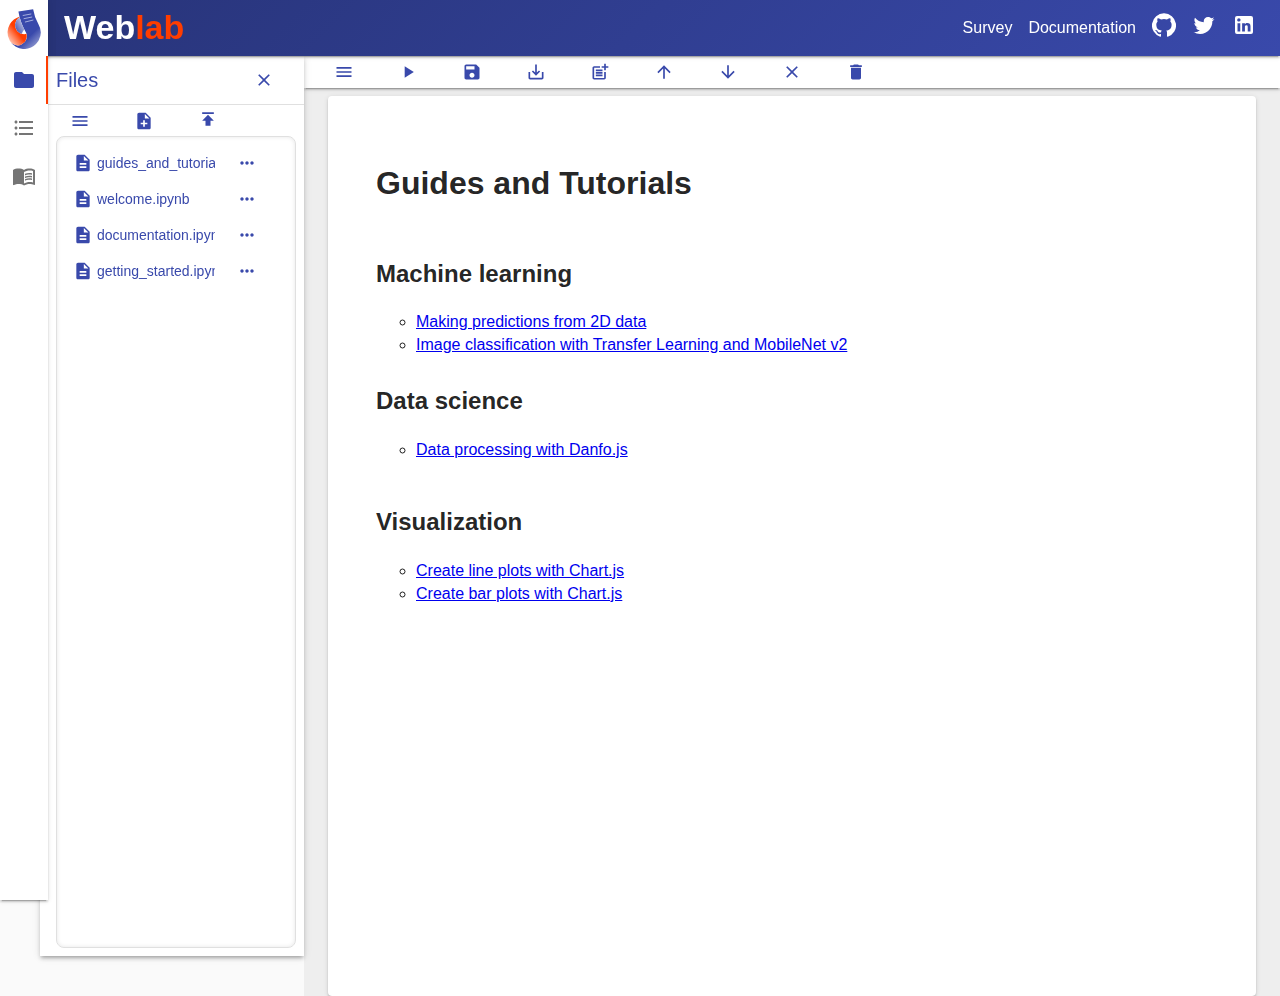
<file: documentation/guides_and_tutorials/index.html>
<!DOCTYPE html><html><head><meta charSet="utf-8"/><meta http-equiv="x-ua-compatible" content="ie=edge"/><meta name="viewport" content="width=device-width, initial-scale=1, shrink-to-fit=no"/><meta http-equiv="Content-Security-Policy" content="base-uri &#x27;self&#x27;; default-src &#x27;self&#x27;; script-src &#x27;self&#x27; &#x27;unsafe-eval&#x27; https://cdn.jsdelivr.net https://cdn.skypack.dev https://www.google-analytics.com &#x27;sha256-xNgtAzcZL1MCVadvib55stiXQ8NPkADeGn/oWwM6yDc=&#x27; &#x27;sha256-BACJkbia6E+EPD1EMjryhod2TSVa2Cywm2TBHEn8hMg=&#x27; &#x27;sha256-t7m2MghjOreh3YMFhxnanN9Jjij6CtHwG05wczojMmU=&#x27; &#x27;sha256-gmQhmEQPyB/IzVIjV6QstWH3G4qsm4wTDDjs9U44YXo=&#x27;; style-src  &#x27;self&#x27; &#x27;unsafe-inline&#x27;; object-src &#x27;none&#x27;; form-action &#x27;self&#x27;; font-src &#x27;self&#x27; data:; connect-src &#x27;self&#x27; https:; img-src &#x27;self&#x27; data: https: https://www.google-analytics.com;"/><style data-href="/styles.ecce6f4fc36bb278113d.css" id="gatsby-global-css">body{margin:0}img[alt=landing]{aspect-ratio:3.208/1;width:100%}img[alt=compatible],img[alt=interactive],img[alt=javascript]{aspect-ratio:3.166/1;width:33%}</style><meta name="generator" content="Gatsby 3.6.2"/><style id="jss-server-side">.MuiButtonBase-root{color:inherit;border:0;cursor:pointer;margin:0;display:inline-flex;outline:0;padding:0;position:relative;align-items:center;-webkit-user-select:none;-moz-user-select:none;-ms-user-select:none;user-select:none;border-radius:0;vertical-align:middle;-moz-appearance:none;justify-content:center;text-decoration:none;background-color:transparent;-webkit-appearance:none;-webkit-tap-highlight-color:transparent}.MuiButtonBase-root::-moz-focus-inner{border-style:none}.MuiButtonBase-root.Mui-disabled{cursor:default;pointer-events:none}@media print{.MuiButtonBase-root{-webkit-print-color-adjust:exact;color-adjust:exact}}.MuiListItem-root{width:100%;display:flex;position:relative;box-sizing:border-box;text-align:left;align-items:center;padding-top:8px;padding-bottom:8px;justify-content:flex-start;text-decoration:none}.MuiListItem-root.Mui-focusVisible{background-color:rgba(0,0,0,.08)}.MuiListItem-root.Mui-selected,.MuiListItem-root.Mui-selected:hover{background-color:rgba(0,0,0,.08)}.MuiListItem-root.Mui-disabled{opacity:.5}.MuiListItem-container{position:relative}.MuiListItem-dense{padding-top:4px;padding-bottom:4px}.MuiListItem-alignItemsFlexStart{align-items:flex-start}.MuiListItem-divider{border-bottom:1px solid rgba(0,0,0,.12);background-clip:padding-box}.MuiListItem-gutters{padding-left:16px;padding-right:16px}.MuiListItem-button{transition:background-color 150ms cubic-bezier(.4,0,.2,1) 0s}.MuiListItem-button:hover{text-decoration:none;background-color:rgba(0,0,0,.04)}@media (hover:none){.MuiListItem-button:hover{background-color:transparent}}.MuiListItem-secondaryAction{padding-right:48px}.MuiInputBase-root{color:rgba(0,0,0,.87);cursor:text;display:inline-flex;position:relative;font-size:1rem;box-sizing:border-box;align-items:center;font-family:Helvetica,Arial;font-weight:400;line-height:1.1876em}.MuiInputBase-root.Mui-disabled{color:rgba(0,0,0,.38);cursor:default}.MuiInputBase-multiline{padding:6px 0 7px}.MuiInputBase-multiline.MuiInputBase-marginDense{padding-top:3px}.MuiInputBase-fullWidth{width:100%}.MuiInputBase-input{font:inherit;color:currentColor;width:100%;border:0;height:1.1876em;margin:0;display:block;padding:6px 0 7px;min-width:0;background:0 0;box-sizing:content-box;-webkit-animation-name:mui-auto-fill-cancel;animation-name:mui-auto-fill-cancel;letter-spacing:inherit;-webkit-animation-duration:10ms;animation-duration:10ms;-webkit-tap-highlight-color:transparent}.MuiInputBase-input::-webkit-input-placeholder{color:currentColor;opacity:.42;-webkit-transition:opacity .2s cubic-bezier(.4,0,.2,1) 0s;transition:opacity .2s cubic-bezier(.4,0,.2,1) 0s}.MuiInputBase-input::-moz-placeholder{color:currentColor;opacity:.42;-moz-transition:opacity .2s cubic-bezier(.4,0,.2,1) 0s;transition:opacity .2s cubic-bezier(.4,0,.2,1) 0s}.MuiInputBase-input:-ms-input-placeholder{color:currentColor;opacity:.42;-ms-transition:opacity .2s cubic-bezier(.4,0,.2,1) 0s;transition:opacity .2s cubic-bezier(.4,0,.2,1) 0s}.MuiInputBase-input::-ms-input-placeholder{color:currentColor;opacity:.42;-ms-transition:opacity .2s cubic-bezier(.4,0,.2,1) 0s;transition:opacity .2s cubic-bezier(.4,0,.2,1) 0s}.MuiInputBase-input:focus{outline:0}.MuiInputBase-input:invalid{box-shadow:none}.MuiInputBase-input::-webkit-search-decoration{-webkit-appearance:none}.MuiInputBase-input.Mui-disabled{opacity:1}.MuiInputBase-input:-webkit-autofill{-webkit-animation-name:mui-auto-fill;animation-name:mui-auto-fill;-webkit-animation-duration:5000s;animation-duration:5000s}label[data-shrink=false]+.MuiInputBase-formControl .MuiInputBase-input::-webkit-input-placeholder{opacity:0!important}label[data-shrink=false]+.MuiInputBase-formControl .MuiInputBase-input::-moz-placeholder{opacity:0!important}label[data-shrink=false]+.MuiInputBase-formControl .MuiInputBase-input:-ms-input-placeholder{opacity:0!important}label[data-shrink=false]+.MuiInputBase-formControl .MuiInputBase-input::-ms-input-placeholder{opacity:0!important}label[data-shrink=false]+.MuiInputBase-formControl .MuiInputBase-input:focus::-webkit-input-placeholder{opacity:.42}label[data-shrink=false]+.MuiInputBase-formControl .MuiInputBase-input:focus::-moz-placeholder{opacity:.42}label[data-shrink=false]+.MuiInputBase-formControl .MuiInputBase-input:focus:-ms-input-placeholder{opacity:.42}label[data-shrink=false]+.MuiInputBase-formControl .MuiInputBase-input:focus::-ms-input-placeholder{opacity:.42}.MuiInputBase-inputMarginDense{padding-top:3px}.MuiInputBase-inputMultiline{height:auto;resize:none;padding:0}.MuiInputBase-inputTypeSearch{-moz-appearance:textfield;-webkit-appearance:textfield}.MuiInput-root{position:relative}label+.MuiInput-formControl{margin-top:16px}.MuiInput-colorSecondary.MuiInput-underline:after{border-bottom-color:#ff3d00}.MuiInput-underline:after{left:0;right:0;bottom:0;content:"";position:absolute;transform:scaleX(0);transition:transform .2s cubic-bezier(0,0,.2,1) 0s;border-bottom:2px solid #3949ab;pointer-events:none}.MuiInput-underline.Mui-focused:after{transform:scaleX(1)}.MuiInput-underline.Mui-error:after{transform:scaleX(1);border-bottom-color:#f44336}.MuiInput-underline:before{left:0;right:0;bottom:0;content:"\00a0";position:absolute;transition:border-bottom-color .2s cubic-bezier(.4,0,.2,1) 0s;border-bottom:1px solid rgba(0,0,0,.42);pointer-events:none}.MuiInput-underline:hover:not(.Mui-disabled):before{border-bottom:2px solid rgba(0,0,0,.87)}.MuiInput-underline.Mui-disabled:before{border-bottom-style:dotted}@media (hover:none){.MuiInput-underline:hover:not(.Mui-disabled):before{border-bottom:1px solid rgba(0,0,0,.42)}}.jss39{top:-5px;left:0;right:0;bottom:0;margin:0;padding:0 8px;overflow:hidden;position:absolute;border-style:solid;border-width:1px;border-radius:inherit;pointer-events:none}.jss40{padding:0;text-align:left;transition:width 150ms cubic-bezier(0,0,.2,1) 0s;line-height:11px}.jss41{width:auto;height:11px;display:block;padding:0;font-size:.75em;max-width:.01px;text-align:left;transition:max-width 50ms cubic-bezier(0,0,.2,1) 0s;visibility:hidden}.jss41>span{display:inline-block;padding-left:5px;padding-right:5px}.jss42{max-width:1000px;transition:max-width .1s cubic-bezier(0,0,.2,1) 50ms}.MuiOutlinedInput-root{position:relative;border-radius:4px}.MuiOutlinedInput-root:hover .MuiOutlinedInput-notchedOutline{border-color:rgba(0,0,0,.87)}@media (hover:none){.MuiOutlinedInput-root:hover .MuiOutlinedInput-notchedOutline{border-color:rgba(0,0,0,.23)}}.MuiOutlinedInput-root.Mui-focused .MuiOutlinedInput-notchedOutline{border-color:#3949ab;border-width:2px}.MuiOutlinedInput-root.Mui-error .MuiOutlinedInput-notchedOutline{border-color:#f44336}.MuiOutlinedInput-root.Mui-disabled .MuiOutlinedInput-notchedOutline{border-color:rgba(0,0,0,.26)}.MuiOutlinedInput-colorSecondary.Mui-focused .MuiOutlinedInput-notchedOutline{border-color:#ff3d00}.MuiOutlinedInput-adornedStart{padding-left:14px}.MuiOutlinedInput-adornedEnd{padding-right:14px}.MuiOutlinedInput-multiline{padding:18.5px 14px}.MuiOutlinedInput-multiline.MuiOutlinedInput-marginDense{padding-top:10.5px;padding-bottom:10.5px}.MuiOutlinedInput-notchedOutline{border-color:rgba(0,0,0,.23)}.MuiOutlinedInput-input{padding:18.5px 14px}.MuiOutlinedInput-input:-webkit-autofill{border-radius:inherit}.MuiOutlinedInput-inputMarginDense{padding-top:10.5px;padding-bottom:10.5px}.MuiOutlinedInput-inputMultiline{padding:0}.MuiOutlinedInput-inputAdornedStart{padding-left:0}.MuiOutlinedInput-inputAdornedEnd{padding-right:0}.MuiFormLabel-root{color:rgba(0,0,0,.54);padding:0;font-size:1rem;font-family:Helvetica,Arial;font-weight:400;line-height:1}.MuiFormLabel-root.Mui-focused{color:#3949ab}.MuiFormLabel-root.Mui-disabled{color:rgba(0,0,0,.38)}.MuiFormLabel-root.Mui-error{color:#f44336}.MuiFormLabel-colorSecondary.Mui-focused{color:#ff3d00}.MuiFormLabel-asterisk.Mui-error{color:#f44336}.MuiInputLabel-root{display:block;transform-origin:top left}.MuiInputLabel-formControl{top:0;left:0;position:absolute;transform:translate(0,24px) scale(1)}.MuiInputLabel-marginDense{transform:translate(0,21px) scale(1)}.MuiInputLabel-shrink{transform:translate(0,1.5px) scale(.75);transform-origin:top left}.MuiInputLabel-animated{transition:color .2s cubic-bezier(0,0,.2,1) 0s,transform .2s cubic-bezier(0,0,.2,1) 0s}.MuiInputLabel-filled{z-index:1;transform:translate(12px,20px) scale(1);pointer-events:none}.MuiInputLabel-filled.MuiInputLabel-marginDense{transform:translate(12px,17px) scale(1)}.MuiInputLabel-filled.MuiInputLabel-shrink{transform:translate(12px,10px) scale(.75)}.MuiInputLabel-filled.MuiInputLabel-shrink.MuiInputLabel-marginDense{transform:translate(12px,7px) scale(.75)}.MuiInputLabel-outlined{z-index:1;transform:translate(14px,20px) scale(1);pointer-events:none}.MuiInputLabel-outlined.MuiInputLabel-marginDense{transform:translate(14px,12px) scale(1)}.MuiInputLabel-outlined.MuiInputLabel-shrink{transform:translate(14px,-6px) scale(.75)}.MuiFormControl-root{border:0;margin:0;display:inline-flex;padding:0;position:relative;min-width:0;flex-direction:column;vertical-align:top}.MuiFormControl-marginNormal{margin-top:16px;margin-bottom:8px}.MuiFormControl-marginDense{margin-top:8px;margin-bottom:4px}.MuiFormControl-fullWidth{width:100%}.MuiPopover-paper{outline:0;position:absolute;max-width:calc(100% - 32px);min-width:16px;max-height:calc(100% - 32px);min-height:16px;overflow-x:hidden;overflow-y:auto}.MuiList-root{margin:0;padding:0;position:relative;list-style:none}.MuiList-padding{padding-top:8px;padding-bottom:8px}.MuiList-subheader{padding-top:0}.MuiMenu-paper{max-height:calc(100% - 96px);-webkit-overflow-scrolling:touch}.MuiMenu-list{outline:0}.MuiSvgIcon-root{fill:currentColor;width:1em;height:1em;display:inline-block;font-size:1.5rem;transition:fill .2s cubic-bezier(.4,0,.2,1) 0s;flex-shrink:0;-webkit-user-select:none;-moz-user-select:none;-ms-user-select:none;user-select:none}.MuiSvgIcon-colorPrimary{color:#3949ab}.MuiSvgIcon-colorSecondary{color:#ff3d00}.MuiSvgIcon-colorAction{color:rgba(0,0,0,.54)}.MuiSvgIcon-colorError{color:#f44336}.MuiSvgIcon-colorDisabled{color:rgba(0,0,0,.26)}.MuiSvgIcon-fontSizeInherit{font-size:inherit}.MuiSvgIcon-fontSizeSmall{font-size:1.25rem}.MuiSvgIcon-fontSizeLarge{font-size:2.1875rem}.jss7{box-shadow:0 3px 1px -2px rgba(0,0,0,.2),0 2px 2px 0 rgba(0,0,0,.14),0 1px 5px 0 rgba(0,0,0,.12)}@media (min-width:0px){.jss15{grid-template-columns:40px 8px 1fr}}@media (min-width:600px){.jss15{grid-template-columns:40px 8px 1fr}}@media (min-width:960px){.jss15{grid-template-columns:40px auto 1fr}}.jss16{box-shadow:0 3px 1px -2px rgba(0,0,0,.2),0 2px 2px 0 rgba(0,0,0,.14),0 1px 5px 0 rgba(0,0,0,.12)}.jss17{display:flex}.jss18{flex-grow:1;padding-right:16px}.jss21{padding-left:16px}.jss22{padding-left:16px}.jss23{padding-left:16px}.jss24{padding-left:16px}.jss25{padding-left:16px}.jss26{box-shadow:0 3px 3px -2px rgba(0,0,0,.2),0 3px 4px 0 rgba(0,0,0,.14),0 1px 8px 0 rgba(0,0,0,.12)}.jss31{color:#e0e0e0;display:flex;align-items:center;border-bottom:1px solid}.jss32{flex-grow:1}.jss34{border:1px solid;height:100rem;box-shadow:inset 0 0 4px rgba(0,0,0,.1);margin-left:8px;border-color:#e0e0e0;margin-right:8px;border-radius:8px;margin-bottom:8px}.jss35{box-shadow:0 3px 1px -2px rgba(0,0,0,.2),0 2px 2px 0 rgba(0,0,0,.14),0 1px 5px 0 rgba(0,0,0,.12)}.jss36{flex-direction:row}.jss38{box-shadow:0 3px 1px -2px rgba(0,0,0,.2),0 2px 2px 0 rgba(0,0,0,.14),0 1px 5px 0 rgba(0,0,0,.12);border-radius:4px}.MuiTypography-root{margin:0}.MuiTypography-body2{font-size:.875rem;font-family:Helvetica,Arial;font-weight:400;line-height:1.43}.MuiTypography-body1{font-size:1rem;font-family:Helvetica,Arial;font-weight:400;line-height:1.5}.MuiTypography-caption{font-size:.75rem;font-family:Helvetica,Arial;font-weight:400;line-height:1.66}.MuiTypography-button{font-size:.875rem;font-family:Helvetica,Arial;font-weight:500;line-height:1.75;text-transform:uppercase}.MuiTypography-h1{font-size:6rem;font-family:Helvetica,Arial;font-weight:300;line-height:1.167}.MuiTypography-h2{font-size:3.75rem;font-family:Helvetica,Arial;font-weight:300;line-height:1.2}.MuiTypography-h3{font-size:3rem;font-family:Helvetica,Arial;font-weight:400;line-height:1.167}.MuiTypography-h4{font-size:2.125rem;font-family:Helvetica,Arial;font-weight:400;line-height:1.235}.MuiTypography-h5{font-size:1.5rem;font-family:Helvetica,Arial;font-weight:400;line-height:1.334}.MuiTypography-h6{font-size:1.25rem;font-family:Helvetica,Arial;font-weight:500;line-height:1.6}.MuiTypography-subtitle1{font-size:1rem;font-family:Helvetica,Arial;font-weight:400;line-height:1.75}.MuiTypography-subtitle2{font-size:.875rem;font-family:Helvetica,Arial;font-weight:500;line-height:1.57}.MuiTypography-overline{font-size:.75rem;font-family:Helvetica,Arial;font-weight:400;line-height:2.66;text-transform:uppercase}.MuiTypography-srOnly{width:1px;height:1px;overflow:hidden;position:absolute}.MuiTypography-alignLeft{text-align:left}.MuiTypography-alignCenter{text-align:center}.MuiTypography-alignRight{text-align:right}.MuiTypography-alignJustify{text-align:justify}.MuiTypography-noWrap{overflow:hidden;white-space:nowrap;text-overflow:ellipsis}.MuiTypography-gutterBottom{margin-bottom:.35em}.MuiTypography-paragraph{margin-bottom:16px}.MuiTypography-colorInherit{color:inherit}.MuiTypography-colorPrimary{color:#3949ab}.MuiTypography-colorSecondary{color:#ff3d00}.MuiTypography-colorTextPrimary{color:rgba(0,0,0,.87)}.MuiTypography-colorTextSecondary{color:rgba(0,0,0,.54)}.MuiTypography-colorError{color:#f44336}.MuiTypography-displayInline{display:inline}.MuiTypography-displayBlock{display:block}.MuiTooltip-popper{z-index:1500;pointer-events:none}.MuiTooltip-popperInteractive{pointer-events:auto}.MuiTooltip-popperArrow[x-placement*=bottom] .MuiTooltip-arrow{top:0;left:0;margin-top:-.71em;margin-left:4px;margin-right:4px}.MuiTooltip-popperArrow[x-placement*=top] .MuiTooltip-arrow{left:0;bottom:0;margin-left:4px;margin-right:4px;margin-bottom:-.71em}.MuiTooltip-popperArrow[x-placement*=right] .MuiTooltip-arrow{left:0;width:.71em;height:1em;margin-top:4px;margin-left:-.71em;margin-bottom:4px}.MuiTooltip-popperArrow[x-placement*=left] .MuiTooltip-arrow{right:0;width:.71em;height:1em;margin-top:4px;margin-right:-.71em;margin-bottom:4px}.MuiTooltip-popperArrow[x-placement*=left] .MuiTooltip-arrow::before{transform-origin:0 0}.MuiTooltip-popperArrow[x-placement*=right] .MuiTooltip-arrow::before{transform-origin:100% 100%}.MuiTooltip-popperArrow[x-placement*=top] .MuiTooltip-arrow::before{transform-origin:100% 0}.MuiTooltip-popperArrow[x-placement*=bottom] .MuiTooltip-arrow::before{transform-origin:0 100%}.MuiTooltip-tooltip{color:#fff;padding:4px 8px;font-size:.625rem;max-width:300px;word-wrap:break-word;font-family:Helvetica,Arial;font-weight:500;line-height:1.4em;border-radius:4px;background-color:rgba(97,97,97,.9)}.MuiTooltip-tooltipArrow{margin:0;position:relative}.MuiTooltip-arrow{color:rgba(97,97,97,.9);width:1em;height:.71em;overflow:hidden;position:absolute;box-sizing:border-box}.MuiTooltip-arrow::before{width:100%;height:100%;margin:auto;content:"";display:block;transform:rotate(45deg);background-color:currentColor}.MuiTooltip-touch{padding:8px 16px;font-size:.875rem;font-weight:400;line-height:1.14286em}.MuiTooltip-tooltipPlacementLeft{margin:0 24px;transform-origin:right center}@media (min-width:600px){.MuiTooltip-tooltipPlacementLeft{margin:0 14px}}.MuiTooltip-tooltipPlacementRight{margin:0 24px;transform-origin:left center}@media (min-width:600px){.MuiTooltip-tooltipPlacementRight{margin:0 14px}}.MuiTooltip-tooltipPlacementTop{margin:24px 0;transform-origin:center bottom}@media (min-width:600px){.MuiTooltip-tooltipPlacementTop{margin:14px 0}}.MuiTooltip-tooltipPlacementBottom{margin:24px 0;transform-origin:center top}@media (min-width:600px){.MuiTooltip-tooltipPlacementBottom{margin:14px 0}}.MuiButton-root{color:rgba(0,0,0,.87);padding:6px 16px;font-size:.875rem;min-width:64px;box-sizing:border-box;transition:background-color 250ms cubic-bezier(.4,0,.2,1) 0s,box-shadow 250ms cubic-bezier(.4,0,.2,1) 0s,border 250ms cubic-bezier(.4,0,.2,1) 0s;font-family:Helvetica,Arial;font-weight:500;line-height:1.75;border-radius:4px;text-transform:uppercase}.MuiButton-root:hover{text-decoration:none;background-color:rgba(0,0,0,.04)}.MuiButton-root.Mui-disabled{color:rgba(0,0,0,.26)}@media (hover:none){.MuiButton-root:hover{background-color:transparent}}.MuiButton-root:hover.Mui-disabled{background-color:transparent}.MuiButton-label{width:100%;display:inherit;align-items:inherit;justify-content:inherit}.MuiButton-text{padding:6px 8px}.MuiButton-textPrimary{color:#3949ab}.MuiButton-textPrimary:hover{background-color:rgba(57,73,171,.04)}@media (hover:none){.MuiButton-textPrimary:hover{background-color:transparent}}.MuiButton-textSecondary{color:#ff3d00}.MuiButton-textSecondary:hover{background-color:rgba(255,61,0,.04)}@media (hover:none){.MuiButton-textSecondary:hover{background-color:transparent}}.MuiButton-outlined{border:1px solid rgba(0,0,0,.23);padding:5px 15px}.MuiButton-outlined.Mui-disabled{border:1px solid rgba(0,0,0,.12)}.MuiButton-outlinedPrimary{color:#3949ab;border:1px solid rgba(57,73,171,.5)}.MuiButton-outlinedPrimary:hover{border:1px solid #3949ab;background-color:rgba(57,73,171,.04)}@media (hover:none){.MuiButton-outlinedPrimary:hover{background-color:transparent}}.MuiButton-outlinedSecondary{color:#ff3d00;border:1px solid rgba(255,61,0,.5)}.MuiButton-outlinedSecondary:hover{border:1px solid #ff3d00;background-color:rgba(255,61,0,.04)}.MuiButton-outlinedSecondary.Mui-disabled{border:1px solid rgba(0,0,0,.26)}@media (hover:none){.MuiButton-outlinedSecondary:hover{background-color:transparent}}.MuiButton-contained{color:rgba(0,0,0,.87);box-shadow:0 3px 1px -2px rgba(0,0,0,.2),0 2px 2px 0 rgba(0,0,0,.14),0 1px 5px 0 rgba(0,0,0,.12);background-color:#e0e0e0}.MuiButton-contained:hover{box-shadow:0 2px 4px -1px rgba(0,0,0,.2),0 4px 5px 0 rgba(0,0,0,.14),0 1px 10px 0 rgba(0,0,0,.12);background-color:#d5d5d5}.MuiButton-contained.Mui-focusVisible{box-shadow:0 3px 5px -1px rgba(0,0,0,.2),0 6px 10px 0 rgba(0,0,0,.14),0 1px 18px 0 rgba(0,0,0,.12)}.MuiButton-contained:active{box-shadow:0 5px 5px -3px rgba(0,0,0,.2),0 8px 10px 1px rgba(0,0,0,.14),0 3px 14px 2px rgba(0,0,0,.12)}.MuiButton-contained.Mui-disabled{color:rgba(0,0,0,.26);box-shadow:none;background-color:rgba(0,0,0,.12)}@media (hover:none){.MuiButton-contained:hover{box-shadow:0 3px 1px -2px rgba(0,0,0,.2),0 2px 2px 0 rgba(0,0,0,.14),0 1px 5px 0 rgba(0,0,0,.12);background-color:#e0e0e0}}.MuiButton-contained:hover.Mui-disabled{background-color:rgba(0,0,0,.12)}.MuiButton-containedPrimary{color:#fff;background-color:#3949ab}.MuiButton-containedPrimary:hover{background-color:#273377}@media (hover:none){.MuiButton-containedPrimary:hover{background-color:#3949ab}}.MuiButton-containedSecondary{color:#fff;background-color:#ff3d00}.MuiButton-containedSecondary:hover{background-color:#b22a00}@media (hover:none){.MuiButton-containedSecondary:hover{background-color:#ff3d00}}.MuiButton-disableElevation{box-shadow:none}.MuiButton-disableElevation:hover{box-shadow:none}.MuiButton-disableElevation.Mui-focusVisible{box-shadow:none}.MuiButton-disableElevation:active{box-shadow:none}.MuiButton-disableElevation.Mui-disabled{box-shadow:none}.MuiButton-colorInherit{color:inherit;border-color:currentColor}.MuiButton-textSizeSmall{padding:4px 5px;font-size:.8125rem}.MuiButton-textSizeLarge{padding:8px 11px;font-size:.9375rem}.MuiButton-outlinedSizeSmall{padding:3px 9px;font-size:.8125rem}.MuiButton-outlinedSizeLarge{padding:7px 21px;font-size:.9375rem}.MuiButton-containedSizeSmall{padding:4px 10px;font-size:.8125rem}.MuiButton-containedSizeLarge{padding:8px 22px;font-size:.9375rem}.MuiButton-fullWidth{width:100%}.MuiButton-startIcon{display:inherit;margin-left:-4px;margin-right:8px}.MuiButton-startIcon.MuiButton-iconSizeSmall{margin-left:-2px}.MuiButton-endIcon{display:inherit;margin-left:8px;margin-right:-4px}.MuiButton-endIcon.MuiButton-iconSizeSmall{margin-right:-2px}.MuiButton-iconSizeSmall>:first-child{font-size:18px}.MuiButton-iconSizeMedium>:first-child{font-size:20px}.MuiButton-iconSizeLarge>:first-child{font-size:22px}.MuiToolbar-root{display:flex;position:relative;align-items:center}.MuiToolbar-gutters{padding-left:16px;padding-right:16px}@media (min-width:600px){.MuiToolbar-gutters{padding-left:24px;padding-right:24px}}.MuiToolbar-regular{min-height:56px}@media (min-width:0px) and (orientation:landscape){.MuiToolbar-regular{min-height:48px}}@media (min-width:600px){.MuiToolbar-regular{min-height:64px}}.MuiToolbar-dense{min-height:48px}.MuiLink-underlineNone{text-decoration:none}.MuiLink-underlineHover{text-decoration:none}.MuiLink-underlineHover:hover{text-decoration:underline}.MuiLink-underlineAlways{text-decoration:underline}.MuiLink-button{border:0;cursor:pointer;margin:0;outline:0;padding:0;position:relative;-webkit-user-select:none;-moz-user-select:none;-ms-user-select:none;user-select:none;border-radius:0;vertical-align:middle;-moz-appearance:none;background-color:transparent;-webkit-appearance:none;-webkit-tap-highlight-color:transparent}.MuiLink-button::-moz-focus-inner{border-style:none}.MuiLink-button.Mui-focusVisible{outline:auto}.jss11{width:100%;bottom:0;height:2px;position:absolute;transition:all .3s cubic-bezier(.4,0,.2,1) 0s}.jss12{background-color:#3949ab}.jss13{background-color:#ff3d00}.jss14{right:0;width:2px;height:100%}.MuiTabs-root{display:flex;overflow:hidden;min-height:48px;-webkit-overflow-scrolling:touch}.MuiTabs-vertical{flex-direction:column}.MuiTabs-flexContainer{display:flex}.MuiTabs-flexContainerVertical{flex-direction:column}.MuiTabs-centered{justify-content:center}.MuiTabs-scroller{flex:1 1 auto;display:inline-block;position:relative;white-space:nowrap}.MuiTabs-fixed{width:100%;overflow-x:hidden}.MuiTabs-scrollable{overflow-x:scroll;scrollbar-width:none}.MuiTabs-scrollable::-webkit-scrollbar{display:none}@media (max-width:599.95px){.MuiTabs-scrollButtonsDesktop{display:none}}.MuiTab-root{padding:6px 12px;overflow:hidden;position:relative;font-size:.875rem;max-width:264px;min-width:72px;box-sizing:border-box;min-height:48px;text-align:center;flex-shrink:0;font-family:Helvetica,Arial;font-weight:500;line-height:1.75;white-space:normal;text-transform:uppercase}@media (min-width:600px){.MuiTab-root{min-width:160px}}.MuiTab-labelIcon{min-height:72px;padding-top:9px}.MuiTab-labelIcon .MuiTab-wrapper>:first-child{margin-bottom:6px}.MuiTab-textColorInherit{color:inherit;opacity:.7}.MuiTab-textColorInherit.Mui-selected{opacity:1}.MuiTab-textColorInherit.Mui-disabled{opacity:.5}.MuiTab-textColorPrimary{color:rgba(0,0,0,.54)}.MuiTab-textColorPrimary.Mui-selected{color:#3949ab}.MuiTab-textColorPrimary.Mui-disabled{color:rgba(0,0,0,.38)}.MuiTab-textColorSecondary{color:rgba(0,0,0,.54)}.MuiTab-textColorSecondary.Mui-selected{color:#ff3d00}.MuiTab-textColorSecondary.Mui-disabled{color:rgba(0,0,0,.38)}.MuiTab-fullWidth{flex-grow:1;max-width:none;flex-basis:0;flex-shrink:1}.MuiTab-wrapped{font-size:.75rem;line-height:1.5}.MuiTab-wrapper{width:100%;display:inline-flex;align-items:center;flex-direction:column;justify-content:center}.jss8{max-width:40px;max-height:40px;vertical-align:middle}.jss9{min-width:40px}.MuiTabPanel-root{padding:24px}.jss27{float:right}.jss28{display:inline}.jss29{display:flex;padding:0;max-height:100vh;flex-direction:column}.MuiContainer-root{width:100%;display:block;box-sizing:border-box;margin-left:auto;margin-right:auto;padding-left:16px;padding-right:16px}@media (min-width:600px){.MuiContainer-root{padding-left:24px;padding-right:24px}}.MuiContainer-disableGutters{padding-left:0;padding-right:0}@media (min-width:600px){.MuiContainer-fixed{max-width:600px}}@media (min-width:960px){.MuiContainer-fixed{max-width:960px}}@media (min-width:1280px){.MuiContainer-fixed{max-width:1280px}}@media (min-width:1920px){.MuiContainer-fixed{max-width:1920px}}@media (min-width:0px){.MuiContainer-maxWidthXs{max-width:444px}}@media (min-width:600px){.MuiContainer-maxWidthSm{max-width:600px}}@media (min-width:960px){.MuiContainer-maxWidthMd{max-width:960px}}@media (min-width:1280px){.MuiContainer-maxWidthLg{max-width:1280px}}@media (min-width:1920px){.MuiContainer-maxWidthXl{max-width:1920px}}html{box-sizing:border-box;-webkit-font-smoothing:antialiased;-moz-osx-font-smoothing:grayscale}*,::after,::before{box-sizing:inherit}b,strong{font-weight:700}body{color:rgba(0,0,0,.87);margin:0;font-size:.875rem;font-family:Helvetica,Arial;font-weight:400;line-height:1.43;background-color:#fafafa}@media print{body{background-color:#fff}}body::-webkit-backdrop{background-color:#fafafa}body::backdrop{background-color:#fafafa}.jss1{grid-row:3;overflow-x:scroll;grid-column:3;background-color:#eee}.jss2{top:0;display:flex;z-index:30;grid-row:2;position:sticky;overflow-x:auto;grid-column:3;padding-left:8px;padding-right:8px;background-color:#fff}.jss3{top:0;height:100vh;z-index:40;grid-row:2;overflow:hidden;position:sticky;grid-column:2;padding-left:8px;background-color:#fff}.jss4{top:0;left:0;height:100%;z-index:60;position:fixed;background-color:#fff}.jss5{display:flex;z-index:50;grid-row:1;background:linear-gradient(135deg,#273377,#3949ab);line-height:56px;grid-column-end:4;grid-column-start:1}.jss6{display:grid;transition:.2s;grid-template-rows:56px 32px 1fr;transition-property:gridTemplateColumns}</style><title data-react-helmet="true">Weblab - Machine Learning notebook for Javascript</title><link data-react-helmet="true" href="favicon.png" rel="icon" type="image/png"/><meta data-react-helmet="true" content="Find guides and tutorials regarding topics such as machine learning, data science, data visualization, and programming." name="description"/><meta data-react-helmet="true" content="8qW6zXcgTpuGGh0Tv5OluYL6OurWCv1PKiGM--bhmCQ" name="google-site-verification"/><script data-react-helmet="true" type="application/ld+json">{
          "@context": "https://schema.org",
          "@type": "WebApplication",
          "headline": "Run code and visualize data in an interactive notebook.",
          "applicationCategory": "Machine Learning, Data Science",
          "operatingSystem": "Windows, MacOS, Linux",
          "image": "https://www.weblab.ai/landing1x1.svg"
        }</script><link rel="preconnect" href="https://www.google-analytics.com"/><link rel="dns-prefetch" href="https://www.google-analytics.com"/><script>
  
  function gaOptout(){document.cookie=disableStr+'=true; expires=Thu, 31 Dec 2099 23:59:59 UTC;path=/',window[disableStr]=!0}var gaProperty='UA-190347187-1',disableStr='ga-disable-'+gaProperty;document.cookie.indexOf(disableStr+'=true')>-1&&(window[disableStr]=!0);
  if(!(parseInt(navigator.doNotTrack) === 1 || parseInt(window.doNotTrack) === 1 || parseInt(navigator.msDoNotTrack) === 1 || navigator.doNotTrack === "yes")) {
    (function(i,s,o,g,r,a,m){i['GoogleAnalyticsObject']=r;i[r]=i[r]||function(){
    (i[r].q=i[r].q||[]).push(arguments)},i[r].l=1*new Date();a=s.createElement(o),
    m=s.getElementsByTagName(o)[0];a.async=1;a.src=g;m.parentNode.insertBefore(a,m)
    })(window,document,'script','https://www.google-analytics.com/analytics.js','ga');
  }
  if (typeof ga === "function") {
    ga('create', 'UA-190347187-1', 'auto', {"storage":"none"});
      ga('set', 'anonymizeIp', true);
      
      
      
      
      }</script><link rel="sitemap" type="application/xml" href="/sitemap-index.xml"/><link as="script" rel="preload" href="/webpack-runtime-e9095afa495fdd782041.js"/><link as="script" rel="preload" href="/framework-dd0b1ffe55258bec5093.js"/><link as="script" rel="preload" href="/app-70687613299fa764e3e9.js"/><link as="script" rel="preload" href="/4ad82c5e-bf67ffc6c526407f1001.js"/><link as="script" rel="preload" href="/0dbaf208425a7f75037186594286768a9b17f2aa-ed8deaa23d3770f01946.js"/><link as="script" rel="preload" href="/component---src-pages-documentation-guides-and-tutorials-index-js-e7953c79438c914a88bb.js"/><link as="fetch" rel="preload" href="/page-data/documentation/guides_and_tutorials/page-data.json" crossorigin="anonymous"/><link as="fetch" rel="preload" href="/page-data/app-data.json" crossorigin="anonymous"/></head><body><div id="___gatsby"><div style="outline:none" tabindex="-1" id="gatsby-focus-wrapper"><div class="MuiBox-root jss7 jss4"><nav><div class="MuiBox-root jss10" style="height:56px;line-height:56px;text-align:center;width:48px"><a class="MuiTypography-root MuiLink-root MuiLink-underlineHover MuiTypography-colorPrimary" href="/"><svg color="secondary" class="jss8" font-size="large" width="100mm" height="100mm" version="1.1" viewBox="0 0 100 100"><defs><linearGradient id="linearGradient936" x1="88.25" x2="-41.08" y1="208.83" y2="307.69" gradientTransform="matrix(.26458 0 0 .26458 -11.048 145.18)" gradientUnits="userSpaceOnUse"><stop stop-color="#ff3d00" offset="0"></stop><stop stop-color="#fff" offset="1"></stop></linearGradient><linearGradient id="linearGradient946" x1="182.86" x2="360.76" y1="278.66" y2="464.05" gradientTransform="matrix(.26458 0 0 .26458 -11.048 145.18)" gradientUnits="userSpaceOnUse"><stop stop-color="#3949ab" offset="0"></stop><stop stop-color="#fff" offset="1"></stop></linearGradient><linearGradient id="linearGradient954" x1="95.817" x2="219.09" y1="197.01" y2="122.54" gradientTransform="matrix(.26458 0 0 .26458 -11.048 145.18)" gradientUnits="userSpaceOnUse"><stop stop-color="#606dbb" offset="0"></stop><stop stop-color="#fff" offset="1"></stop></linearGradient></defs><g transform="translate(11.048 -145.18)"><g transform="translate(9.0607 .37075)"><path d="m52.737 145.18-36.797 5.8037a146.27 146.41 0 0 0 17.83 50.442l0.0041-3e-3a22.735 22.735 0 0 1 2.3076 5.4476 22.735 22.735 0 0 0 2.0341-0.64822 22.735 22.735 0 0 1-2.0341 0.64822 22.735 22.735 0 0 1-2.2404 17.304 22.735 22.735 0 0 1-3.581 4.6374 22.735 22.735 0 0 0 1.3797 1.2672 22.735 22.735 0 0 1-1.3797-1.2672 22.735 22.735 0 0 1-27.476 3.6842 22.735 22.735 0 0 1-7.9538-7.7218 41.336 41.336 0 0 0 14.762 14.53 41.336 41.336 0 0 0 55.233-13.221 22.735 22.735 0 0 1-0.06867 0.086 41.336 41.336 0 0 0 1.2978-2.0088 41.336 41.336 0 0 0 0.80531-1.5164 22.735 22.735 0 0 1-0.04644 0.10916 41.336 41.336 0 0 0-0.79506-39.975l0.0066-4e-3a109.02 109.12 0 0 1-13.289-37.595zm-0.51886 45.579a22.735 22.735 0 0 1-0.02113 0.0798 22.735 22.735 0 0 0-0.08566-0.018zm1.7592 0.64639a22.735 22.735 0 0 1 1.0544 0.41196 22.735 22.735 0 0 0-1.0544-0.41196zm2.0992 0.86364a22.735 22.735 0 0 1 1.6619 0.84943 22.735 22.735 0 0 0-1.6619-0.84943zm-4.4355 0.29222a22.735 22.735 0 0 1-0.41291 1.0592 22.735 22.735 0 0 0 0.41291-1.0592zm-0.86748 2.0985a22.735 22.735 0 0 1-0.82273 1.6132 22.735 22.735 0 0 0 0.82273-1.6132zm12.276 2.6974a22.735 22.735 0 0 1 0.7941 0.94822 22.735 22.735 0 0 0-0.7941-0.94822zm-14.258 0.70844a22.735 22.735 0 0 1-0.69936 0.89685 22.735 22.735 0 0 0 0.69936-0.89685zm-1.408 1.7834a22.735 22.735 0 0 1-0.78331 0.82028 22.735 22.735 0 0 0 0.78331-0.82028zm-1.5792 1.634a22.735 22.735 0 0 1-0.86097 0.73781 22.735 22.735 0 0 0 0.86097-0.73781zm21.034 1.4333a22.735 22.735 0 0 1 0.5226 1.2286 22.735 22.735 0 0 0-0.5226-1.2286zm-22.768 0.0341a22.735 22.735 0 0 1-0.93381 0.65065 22.735 22.735 0 0 0 0.93381-0.65065zm-1.8717 1.2874a22.735 22.735 0 0 1-0.99543 0.55475 22.735 22.735 0 0 0 0.99543-0.55475zm25.522 0.76509a22.735 22.735 0 0 1 0.43683 1.4011 22.735 22.735 0 0 0-0.43683-1.4011zm-27.513 0.32907a22.735 22.735 0 0 1-1.0423 0.45115 22.735 22.735 0 0 0 1.0423-0.45115zm28.184 1.8348a22.735 22.735 0 0 1 0.32383 1.5793 22.735 22.735 0 0 0-0.32383-1.5793zm0.45168 2.2193a22.735 22.735 0 0 1 0.17869 1.7409 22.735 22.735 0 0 0-0.17869-1.7409zm0.22878 2.254a22.735 22.735 0 0 1 4e-3 1.8718 22.735 22.735 0 0 0-4e-3 -1.8718zm3e-3 2.2665a22.735 22.735 0 0 1-0.19258 1.9634 22.735 22.735 0 0 0 0.19258-1.9634zm-0.2228 2.2565a22.735 22.735 0 0 1-0.41067 2.0496 22.735 22.735 0 0 0 0.41067-2.0496zm-0.44602 2.2219a22.735 22.735 0 0 1-0.64083 2.0884 22.735 22.735 0 0 0 0.64083-2.0884zm-0.66572 2.1682a22.735 22.735 0 0 1-0.87784 2.0893 22.735 22.735 0 0 0 0.87784-2.0893zm-4.0762 6.9878a22.735 22.735 0 0 1-0.93808 1.0187 22.735 22.735 0 0 0 0.93808-1.0187zm-1.5584 1.654a22.735 22.735 0 0 1-1.0306 0.91597 22.735 22.735 0 0 0 1.0306-0.91597zm-1.7166 1.4906a22.735 22.735 0 0 1-1.1092 0.80307 22.735 22.735 0 0 0 1.1092-0.80307zm-27.863 0.10713a22.735 22.735 0 0 0 0.90764 0.67992 22.735 22.735 0 0 1-0.90764-0.67992zm26.005 1.2052a22.735 22.735 0 0 1-1.173 0.68196 22.735 22.735 0 0 0 1.173-0.68196zm-23.527 0.49869a22.735 22.735 0 0 0 1.7323 0.88734 22.735 22.735 0 0 1-1.7323-0.88734zm21.547 0.62139a22.735 22.735 0 0 1-1.2215 0.55528 22.735 22.735 0 0 0 1.2215-0.55528zm-18.796 0.6999a22.735 22.735 0 0 0 1.0905 0.42722 22.735 22.735 0 0 1-1.0905-0.42722zm16.713 0.21671a22.735 22.735 0 0 1-1.2559 0.42551 22.735 22.735 0 0 0 1.2559-0.42551zm-14.589 0.53328a22.735 22.735 0 0 0 1.1521 0.32309 22.735 22.735 0 0 1-1.1521-0.32309zm12.425 0.17046a22.735 22.735 0 0 1-1.2755 0.29414 22.735 22.735 0 0 0 1.2755-0.29414zm-10.238 0.36539a22.735 22.735 0 0 0 1.2036 0.21083 22.735 22.735 0 0 1-1.2036-0.21083zm8.0132 0.11844a22.735 22.735 0 0 1-1.2783 0.16278 22.735 22.735 0 0 0 1.2783-0.16278zm-5.7812 0.19845a22.735 22.735 0 0 0 1.2411 0.0912 22.735 22.735 0 0 1-1.2411-0.0912zm3.5182 0.0604a22.735 22.735 0 0 1-1.267 0.0337 22.735 22.735 0 0 0 1.267-0.0337z" fill="url(#linearGradient946)"></path><path d="m18.644 163.91a41.336 41.336 0 0 0-24.18 18.925 41.336 41.336 0 0 0-0.87495 39.646 22.735 22.735 0 0 1-0.011001-0.0267 41.336 41.336 0 0 0 1.2718 2.3435 22.735 22.735 0 0 0 7.9357 7.6955 22.735 22.735 0 0 0 27.476-3.6843 22.735 22.735 0 0 0 3.5811-4.6374 22.735 22.735 0 0 0 2.2403-17.304 22.735 22.735 0 0 1-11.646 4e-3 22.735 22.735 0 0 0-0.34936 1.6139 22.735 22.735 0 0 1 0.34936-1.6139 22.735 22.735 0 0 1-5.5416-2.2797 22.735 22.735 0 0 1-10.562-13.752 22.735 22.735 0 0 1 2.2404-17.304 22.735 22.735 0 0 1 8.347-8.305 146.27 146.41 0 0 1-0.27599-1.3196zm5.2534 45.694a22.735 22.735 0 0 0-0.12838 1.1296 22.735 22.735 0 0 1 0.12838-1.1296zm-0.20517 2.2606a22.735 22.735 0 0 0-0.01495 1.137 22.735 22.735 0 0 1 0.01495-1.137zm0.02157 2.2713a22.735 22.735 0 0 0 0.09847 1.1317 22.735 22.735 0 0 1-0.09847-1.1317zm0.24811 2.2567a22.735 22.735 0 0 0 0.21094 1.1159 22.735 22.735 0 0 1-0.21094-1.1159zm0.4724 2.222a22.735 22.735 0 0 0 0.32063 1.087 22.735 22.735 0 0 1-0.32063-1.087zm0.692 2.1634a22.735 22.735 0 0 0 0.42733 1.0488 22.735 22.735 0 0 1-0.42733-1.0488zm0.90411 2.0824a22.735 22.735 0 0 0 0.52986 1.0012 22.735 22.735 0 0 1-0.52986-1.0012zm1.1073 1.9818a22.735 22.735 0 0 0 0.62877 0.94534 22.735 22.735 0 0 1-0.62877-0.94534zm1.2988 1.8602a22.735 22.735 0 0 0 0.72137 0.87955 22.735 22.735 0 0 1-0.72137-0.87955z" fill="url(#linearGradient936)"></path><path d="m18.921 165.24a22.735 22.735 0 0 0-8.3481 8.3 22.735 22.735 0 0 0-2.2403 17.304 22.735 22.735 0 0 0 10.562 13.752 22.735 22.735 0 0 0 5.5416 2.2797 22.735 22.735 0 0 1 2.246-5.4343 22.735 22.735 0 0 1 3.5811-4.6375 22.735 22.735 0 0 0-1.3794-1.2668 22.735 22.735 0 0 1 1.3794 1.2668 22.735 22.735 0 0 1 0.70236-0.63986 146.27 146.41 0 0 1-12.045-30.925zm-3.8341 24.862a22.735 22.735 0 0 1 0.93071 0.0844 22.735 22.735 0 0 0-1.1303-0.0824 22.735 22.735 0 0 1 0.19962-2e-3zm-1.337 0.0127a22.735 22.735 0 0 0-1.1346 0.0309 22.735 22.735 0 0 1 1.1346-0.0309zm-2.2616 0.15488a22.735 22.735 0 0 0-1.129 0.14428 22.735 22.735 0 0 1 1.129-0.14428zm5.6627 0.0196a22.735 22.735 0 0 1 1.118 0.19525 22.735 22.735 0 0 0-1.118-0.19525zm2.2342 0.41045a22.735 22.735 0 0 1 1.0949 0.30632 22.735 22.735 0 0 0-1.0949-0.30632zm2.1812 0.63102a22.735 22.735 0 0 1 1.0611 0.41504 22.735 22.735 0 0 0-1.0611-0.41504zm2.109 0.84632a22.735 22.735 0 0 1 1.845 0.94385 22.735 22.735 0 0 0-1.845-0.94385zm3.4151 1.9679a22.735 22.735 0 0 1 0.90678 0.67918 22.735 22.735 0 0 0-0.90678-0.67918z" fill="url(#linearGradient954)"></path><g fill="#606dbb" stroke="#bbc2e9" stroke-linecap="round" stroke-width="2.0668"><path d="m27.729 160.95 19.475-3.563"></path><path d="m29.93 168.95 19.388-4.0073"></path><path d="m33.195 177.28 19.208-4.7979"></path></g></g></g></svg></a></div><div class="MuiTabs-root MuiTabs-vertical"><div class="MuiTabs-scroller MuiTabs-fixed" style="overflow:hidden"><div class="MuiTabs-flexContainer MuiTabs-flexContainerVertical" role="tablist"><button class="MuiButtonBase-root MuiTab-root MuiTab-textColorPrimary jss9 Mui-selected" tabindex="0" type="button" role="tab" aria-selected="true"><span class="MuiTab-wrapper"><svg class="MuiSvgIcon-root" focusable="false" viewBox="0 0 24 24" aria-hidden="true" title="Files"><path d="M10 4H4c-1.1 0-1.99.9-1.99 2L2 18c0 1.1.9 2 2 2h16c1.1 0 2-.9 2-2V8c0-1.1-.9-2-2-2h-8l-2-2z"></path></svg></span><span class="jss11 jss13 MuiTabs-indicator jss14"></span></button><button class="MuiButtonBase-root MuiTab-root MuiTab-textColorPrimary jss9" tabindex="-1" type="button" role="tab" aria-selected="false"><span class="MuiTab-wrapper"><svg class="MuiSvgIcon-root" focusable="false" viewBox="0 0 24 24" aria-hidden="true" title="Outline"><path d="M4 10.5c-.83 0-1.5.67-1.5 1.5s.67 1.5 1.5 1.5 1.5-.67 1.5-1.5-.67-1.5-1.5-1.5zm0-6c-.83 0-1.5.67-1.5 1.5S3.17 7.5 4 7.5 5.5 6.83 5.5 6 4.83 4.5 4 4.5zm0 12c-.83 0-1.5.68-1.5 1.5s.68 1.5 1.5 1.5 1.5-.68 1.5-1.5-.67-1.5-1.5-1.5zM7 19h14v-2H7v2zm0-6h14v-2H7v2zm0-8v2h14V5H7z"></path></svg></span></button><button class="MuiButtonBase-root MuiTab-root MuiTab-textColorPrimary jss9" tabindex="-1" type="button" role="tab" aria-selected="false"><span class="MuiTab-wrapper"><svg class="MuiSvgIcon-root" focusable="false" viewBox="0 0 24 24" aria-hidden="true" title="Documentation"><path d="M21 5c-1.11-.35-2.33-.5-3.5-.5-1.95 0-4.05.4-5.5 1.5-1.45-1.1-3.55-1.5-5.5-1.5S2.45 4.9 1 6v14.65c0 .25.25.5.5.5.1 0 .15-.05.25-.05C3.1 20.45 5.05 20 6.5 20c1.95 0 4.05.4 5.5 1.5 1.35-.85 3.8-1.5 5.5-1.5 1.65 0 3.35.3 4.75 1.05.1.05.15.05.25.05.25 0 .5-.25.5-.5V6c-.6-.45-1.25-.75-2-1zm0 13.5c-1.1-.35-2.3-.5-3.5-.5-1.7 0-4.15.65-5.5 1.5V8c1.35-.85 3.8-1.5 5.5-1.5 1.2 0 2.4.15 3.5.5v11.5z"></path><path d="M17.5 10.5c.88 0 1.73.09 2.5.26V9.24c-.79-.15-1.64-.24-2.5-.24-1.7 0-3.24.29-4.5.83v1.66c1.13-.64 2.7-.99 4.5-.99zM13 12.49v1.66c1.13-.64 2.7-.99 4.5-.99.88 0 1.73.09 2.5.26V11.9c-.79-.15-1.64-.24-2.5-.24-1.7 0-3.24.3-4.5.83zM17.5 14.33c-1.7 0-3.24.29-4.5.83v1.66c1.13-.64 2.7-.99 4.5-.99.88 0 1.73.09 2.5.26v-1.52c-.79-.16-1.64-.24-2.5-.24z"></path></svg></span></button></div></div></div></nav></div><div class="MuiBox-root jss15 jss6" id="wrapper"><div class="MuiBox-root jss16 jss5"><div class="MuiToolbar-root MuiToolbar-dense MuiToolbar-gutters" style="width:100%"><div class="MuiBox-root jss17" style="background-color:#273377;height:56px;line-height:56px;text-align:center;width:32px"></div><div class="MuiBox-root jss18" style="color:white"><h4 class="MuiTypography-root MuiTypography-h4" style="font-weight:700;margin:8px"><span class="MuiBox-root jss19">Web</span><span class="MuiBox-root jss20" style="color:#ff3d00">lab</span></h4></div><div class="MuiBox-root jss21"><p class="MuiTypography-root MuiTypography-body1"><a class="MuiTypography-root MuiLink-root MuiLink-underlineHover MuiTypography-colorPrimary" style="color:white" href="https://docs.google.com/forms/d/e/1FAIpQLSfVyyc6vtpXXSkhnglXU0BsLJVgL3kd3_Mkk8pp8LfO7z1RaQ/viewform?usp=sf_link" target="_blank" rel="noopener">Survey</a></p></div><div class="MuiBox-root jss22"><p class="MuiTypography-root MuiTypography-body1"><a class="MuiTypography-root MuiLink-root MuiLink-underlineHover MuiTypography-colorPrimary" style="color:white" href="/documentation">Documentation</a></p></div><div class="MuiBox-root jss23"><p class="MuiTypography-root MuiTypography-body1"><a href="https://github.com/weblab-notebook/weblab" class="MuiTypography-root MuiLink-root MuiLink-underlineHover MuiTypography-colorPrimary" style="color:white"><svg class="MuiSvgIcon-root" focusable="false" viewBox="0 0 24 24" aria-hidden="true"><path d="M12 .3a12 12 0 0 0-3.8 23.4c.6.1.8-.3.8-.6v-2c-3.3.7-4-1.6-4-1.6-.6-1.4-1.4-1.8-1.4-1.8-1-.7.1-.7.1-.7 1.2 0 1.9 1.2 1.9 1.2 1 1.8 2.8 1.3 3.5 1 0-.8.4-1.3.7-1.6-2.7-.3-5.5-1.3-5.5-6 0-1.2.5-2.3 1.3-3.1-.2-.4-.6-1.6 0-3.2 0 0 1-.3 3.4 1.2a11.5 11.5 0 0 1 6 0c2.3-1.5 3.3-1.2 3.3-1.2.6 1.6.2 2.8 0 3.2.9.8 1.3 1.9 1.3 3.2 0 4.6-2.8 5.6-5.5 5.9.5.4.9 1 .9 2.2v3.3c0 .3.1.7.8.6A12 12 0 0 0 12 .3"></path></svg></a></p></div><div class="MuiBox-root jss24"><p class="MuiTypography-root MuiTypography-body1"><a href="https://twitter.com/Weblab7" class="MuiTypography-root MuiLink-root MuiLink-underlineHover MuiTypography-colorPrimary" style="color:white"><svg class="MuiSvgIcon-root" focusable="false" viewBox="0 0 24 24" aria-hidden="true"><path d="M22.46 6c-.77.35-1.6.58-2.46.69.88-.53 1.56-1.37 1.88-2.38-.83.5-1.75.85-2.72 1.05C18.37 4.5 17.26 4 16 4c-2.35 0-4.27 1.92-4.27 4.29 0 .34.04.67.11.98C8.28 9.09 5.11 7.38 3 4.79c-.37.63-.58 1.37-.58 2.15 0 1.49.75 2.81 1.91 3.56-.71 0-1.37-.2-1.95-.5v.03c0 2.08 1.48 3.82 3.44 4.21a4.22 4.22 0 0 1-1.93.07 4.28 4.28 0 0 0 4 2.98 8.521 8.521 0 0 1-5.33 1.84c-.34 0-.68-.02-1.02-.06C3.44 20.29 5.7 21 8.12 21 16 21 20.33 14.46 20.33 8.79c0-.19 0-.37-.01-.56.84-.6 1.56-1.36 2.14-2.23z"></path></svg></a></p></div><div class="MuiBox-root jss25"><p class="MuiTypography-root MuiTypography-body1"><a href="https://www.linkedin.com/in/weblab-notebook-56a42b212/" class="MuiTypography-root MuiLink-root MuiLink-underlineHover MuiTypography-colorPrimary" style="color:white"><svg class="MuiSvgIcon-root" focusable="false" viewBox="0 0 24 24" aria-hidden="true"><path d="M19 3a2 2 0 0 1 2 2v14a2 2 0 0 1-2 2H5a2 2 0 0 1-2-2V5a2 2 0 0 1 2-2h14m-.5 15.5v-5.3a3.26 3.26 0 0 0-3.26-3.26c-.85 0-1.84.52-2.32 1.3v-1.11h-2.79v8.37h2.79v-4.93c0-.77.62-1.4 1.39-1.4a1.4 1.4 0 0 1 1.4 1.4v4.93h2.79M6.88 8.56a1.68 1.68 0 0 0 1.68-1.68c0-.93-.75-1.69-1.68-1.69a1.69 1.69 0 0 0-1.69 1.69c0 .93.76 1.68 1.69 1.68m1.39 9.94v-8.37H5.5v8.37h2.77z"></path></svg></a></p></div></div></div><div class="MuiBox-root jss26 jss3"><div class="MuiBox-root jss30" style="height:100vh;min-width:256px"><div class="MuiTabPanel-root jss29" role="tabpanel"><div class="MuiBox-root jss31" style="padding:8px"><div class="MuiBox-root jss32"><h6 class="MuiTypography-root MuiTypography-h6 MuiTypography-colorPrimary">Files</h6></div><button class="MuiButtonBase-root MuiButton-root MuiButton-text MuiButton-textPrimary MuiButton-textSizeSmall MuiButton-sizeSmall" tabindex="0" type="button" title="Close sidepane"><span class="MuiButton-label"><svg class="MuiSvgIcon-root MuiSvgIcon-fontSizeSmall" focusable="false" viewBox="0 0 24 24" aria-hidden="true"><path d="M19 6.41L17.59 5 12 10.59 6.41 5 5 6.41 10.59 12 5 17.59 6.41 19 12 13.41 17.59 19 19 17.59 13.41 12z"></path></svg></span></button></div><div class="MuiBox-root jss33"><button class="MuiButtonBase-root MuiButton-root MuiButton-text MuiButton-textPrimary MuiButton-textSizeSmall MuiButton-sizeSmall" tabindex="0" type="button" title="Menu"><span class="MuiButton-label"><svg class="MuiSvgIcon-root MuiSvgIcon-fontSizeSmall" focusable="false" viewBox="0 0 24 24" aria-hidden="true"><path d="M3 18h18v-2H3v2zm0-5h18v-2H3v2zm0-7v2h18V6H3z"></path></svg></span></button><button class="MuiButtonBase-root MuiButton-root MuiButton-text MuiButton-textPrimary MuiButton-textSizeSmall MuiButton-sizeSmall" tabindex="0" type="button" title="New notebook"><span class="MuiButton-label"><svg class="MuiSvgIcon-root MuiSvgIcon-fontSizeSmall" focusable="false" viewBox="0 0 24 24" aria-hidden="true"><path d="M14 2H6c-1.1 0-1.99.9-1.99 2L4 20c0 1.1.89 2 1.99 2H18c1.1 0 2-.9 2-2V8l-6-6zm2 14h-3v3h-2v-3H8v-2h3v-3h2v3h3v2zm-3-7V3.5L18.5 9H13z"></path></svg></span></button><button class="MuiButtonBase-root MuiButton-root MuiButton-text MuiButton-textPrimary MuiButton-textSizeSmall MuiButton-sizeSmall" tabindex="0" type="button" title="Upload file"><span class="MuiButton-label"><label class="MuiFormLabel-root MuiInputLabel-root MuiInputLabel-animated" style="color:#3949ab" for="openNotebook"><svg class="MuiSvgIcon-root MuiSvgIcon-fontSizeSmall" focusable="false" viewBox="0 0 24 24" aria-hidden="true"><path d="M5 4v2h14V4H5zm0 10h4v6h6v-6h4l-7-7-7 7z"></path></svg></label><div class="MuiInputBase-root MuiInput-root MuiInput-underline" style="display:none"><input type="file" id="openNotebook" accept="application/.ipynb" class="MuiInputBase-input MuiInput-input"/></div></span></button></div><div class="MuiBox-root jss34"><ul class="MuiList-root MuiList-dense MuiList-padding"></ul></div></div><div class="MuiTabPanel-root jss29" hidden="" role="tabpanel"></div><div class="MuiTabPanel-root jss29" hidden="" role="tabpanel"></div></div></div><div class="MuiBox-root jss35 jss2"><div class="MuiBox-root jss36"><button class="MuiButtonBase-root MuiButton-root MuiButton-text MuiButton-textPrimary" tabindex="0" type="button" title="Menu"><span class="MuiButton-label"><svg class="MuiSvgIcon-root MuiSvgIcon-fontSizeSmall" focusable="false" viewBox="0 0 24 24" aria-hidden="true"><path d="M3 18h18v-2H3v2zm0-5h18v-2H3v2zm0-7v2h18V6H3z"></path></svg></span></button><button class="MuiButtonBase-root MuiButton-root MuiButton-text" tabindex="0" type="button" style="color:#3949ab" title="Run"><span class="MuiButton-label"><svg class="MuiSvgIcon-root MuiSvgIcon-fontSizeSmall" focusable="false" viewBox="0 0 24 24" aria-hidden="true"><path d="M8 5v14l11-7z"></path></svg></span></button><button class="MuiButtonBase-root MuiButton-root MuiButton-text MuiButton-textPrimary" tabindex="0" type="button" title="Save"><span class="MuiButton-label"><svg class="MuiSvgIcon-root MuiSvgIcon-fontSizeSmall" focusable="false" viewBox="0 0 24 24" aria-hidden="true"><path d="M17 3H5c-1.11 0-2 .9-2 2v14c0 1.1.89 2 2 2h14c1.1 0 2-.9 2-2V7l-4-4zm-5 16c-1.66 0-3-1.34-3-3s1.34-3 3-3 3 1.34 3 3-1.34 3-3 3zm3-10H5V5h10v4z"></path></svg></span></button><button class="MuiButtonBase-root MuiButton-root MuiButton-text MuiButton-textPrimary MuiButton-textSizeSmall MuiButton-sizeSmall" tabindex="0" type="button" style="color:#3949ab;min-height:32px" title="Download"><span class="MuiButton-label"><a style="color:#3949ab;max-height:20px" download="notebook.ipynb" href="data:application/json,%7B%22nbformat%22%3A4%2C%22nbformat_minor%22%3A0%2C%22metadata%22%3A%7B%22kernel_info%22%3A%7B%22name%22%3A%22Weblab%22%7D%2C%22language_info%22%3A%7B%22name%22%3A%22javascript%22%7D%7D%2C%22cells%22%3A%5B%7B%22cell_type%22%3A%22markdown%22%2C%22metadata%22%3A%7B%7D%2C%22source%22%3A%5B%22%23%20Guides%20and%20Tutorials%22%5D%7D%2C%7B%22cell_type%22%3A%22markdown%22%2C%22metadata%22%3A%7B%7D%2C%22source%22%3A%5B%22%23%23%20Machine%20learning%5Cn%5Cn-%20%5BMaking%20predictions%20from%202D%20data%5D(%2Fdocumentation%2Fguides_and_tutorials%2Fregression_training)%5Cn-%20%5BImage%20classification%20with%20Transfer%20Learning%20and%20MobileNet%20v2%5D(%2Fdocumentation%2Fguides_and_tutorials%2Ftransfer_learning_mobilenet)%22%5D%7D%2C%7B%22cell_type%22%3A%22markdown%22%2C%22metadata%22%3A%7B%7D%2C%22source%22%3A%5B%22%23%23%20Data%20science%5Cn%5Cn-%20%5BData%20processing%20with%20Danfo.js%5D(%2Fdocumentation%2Fguides_and_tutorials%2Fdanfo)%22%5D%7D%2C%7B%22cell_type%22%3A%22markdown%22%2C%22metadata%22%3A%7B%7D%2C%22source%22%3A%5B%22%23%23%20Machine%20learning%5Cn%5Cn-%20%5BUsing%20Tensorflow.js%20to%20make%20predictions%20from%202d%20data%5D(%2Fdocumentation%2Fguides_and_tutorials%2Fregression_training)%5Cn-%20%5BImage%20classification%20with%20transfer%20learning%20and%20MobileNet%5D(%2Fdocumentation%2Fguides_and_tutorials%2Ftransfer_learning_mobilenet)%22%5D%7D%2C%7B%22cell_type%22%3A%22markdown%22%2C%22metadata%22%3A%7B%7D%2C%22source%22%3A%5B%22%22%5D%7D%2C%7B%22cell_type%22%3A%22markdown%22%2C%22metadata%22%3A%7B%7D%2C%22source%22%3A%5B%22%23%23%20Visualization%5Cn%5Cn-%20%5BCreate%20line%20plots%20with%20Chart.js%5D(%2Fdocumentation%2Fguides_and_tutorials%2Fchartjs_line)%5Cn-%20%5BCreate%20bar%20plots%20with%20Chart.js%5D(%2Fdocumentation%2Fguides_and_tutorials%2Fchartjs_bar)%22%5D%7D%2C%7B%22cell_type%22%3A%22markdown%22%2C%22metadata%22%3A%7B%7D%2C%22source%22%3A%5B%22%22%5D%7D%2C%7B%22cell_type%22%3A%22markdown%22%2C%22metadata%22%3A%7B%7D%2C%22source%22%3A%5B%22%22%5D%7D%5D%7D"><svg class="MuiSvgIcon-root MuiSvgIcon-fontSizeSmall" focusable="false" viewBox="0 0 24 24" aria-hidden="true"><path d="M19 12v7H5v-7H3v7c0 1.1.9 2 2 2h14c1.1 0 2-.9 2-2v-7h-2zm-6 .67l2.59-2.58L17 11.5l-5 5-5-5 1.41-1.41L11 12.67V3h2z"></path></svg></a></span></button><button class="MuiButtonBase-root MuiButton-root MuiButton-text MuiButton-textPrimary" tabindex="0" type="button" title="Add cell"><span class="MuiButton-label"><svg class="MuiSvgIcon-root MuiSvgIcon-fontSizeSmall" focusable="false" viewBox="0 0 24 24" aria-hidden="true"><path d="M17 19.22H5V7h7V5H5c-1.1 0-2 .9-2 2v12c0 1.1.9 2 2 2h12c1.1 0 2-.9 2-2v-7h-2v7.22z"></path><path d="M19 2h-2v3h-3c.01.01 0 2 0 2h3v2.99c.01.01 2 0 2 0V7h3V5h-3V2zM7 9h8v2H7zM7 12v2h8v-2h-3zM7 15h8v2H7z"></path></svg></span></button><button class="MuiButtonBase-root MuiButton-root MuiButton-text MuiButton-textPrimary" tabindex="0" type="button" title="Move cell up"><span class="MuiButton-label"><svg class="MuiSvgIcon-root MuiSvgIcon-fontSizeSmall" focusable="false" viewBox="0 0 24 24" aria-hidden="true"><path d="M4 12l1.41 1.41L11 7.83V20h2V7.83l5.58 5.59L20 12l-8-8-8 8z"></path></svg></span></button><button class="MuiButtonBase-root MuiButton-root MuiButton-text MuiButton-textPrimary" tabindex="0" type="button" title="Move cell down"><span class="MuiButton-label"><svg class="MuiSvgIcon-root MuiSvgIcon-fontSizeSmall" focusable="false" viewBox="0 0 24 24" aria-hidden="true"><path d="M20 12l-1.41-1.41L13 16.17V4h-2v12.17l-5.58-5.59L4 12l8 8 8-8z"></path></svg></span></button><button class="MuiButtonBase-root MuiButton-root MuiButton-text MuiButton-textPrimary" tabindex="0" type="button" title="Clear output"><span class="MuiButton-label"><svg class="MuiSvgIcon-root MuiSvgIcon-fontSizeSmall" focusable="false" viewBox="0 0 24 24" aria-hidden="true"><path d="M19 6.41L17.59 5 12 10.59 6.41 5 5 6.41 10.59 12 5 17.59 6.41 19 12 13.41 17.59 19 19 17.59 13.41 12z"></path></svg></span></button><button class="MuiButtonBase-root MuiButton-root MuiButton-text MuiButton-textPrimary" tabindex="0" type="button" title="Delete cell"><span class="MuiButton-label"><svg class="MuiSvgIcon-root MuiSvgIcon-fontSizeSmall" focusable="false" viewBox="0 0 24 24" aria-hidden="true"><path d="M6 19c0 1.1.9 2 2 2h8c1.1 0 2-.9 2-2V7H6v12zM19 4h-3.5l-1-1h-5l-1 1H5v2h14V4z"></path></svg></span></button></div></div><div class="MuiBox-root jss37 jss1"><main><div class="MuiContainer-root MuiContainer-maxWidthLg" style="padding-top:8px;z-index:20"><div class="MuiBox-root jss38" style="background-color:white;min-height:100vh;padding:2rem"><ul class="MuiList-root MuiList-padding"><li class="MuiListItem-root MuiListItem-dense MuiListItem-gutters" style="display:block"><div class="MuiFormControl-root MuiTextField-root MuiFormControl-marginDense MuiFormControl-fullWidth" style="background-color:#f5f5f5;display:none"><div class="MuiInputBase-root MuiOutlinedInput-root MuiInputBase-fullWidth MuiInputBase-formControl MuiInputBase-multiline MuiOutlinedInput-multiline MuiInputBase-marginDense MuiOutlinedInput-marginDense"><div style="width:100%"></div><fieldset aria-hidden="true" style="padding-left:8px" class="jss39 MuiOutlinedInput-notchedOutline"><legend class="jss40" style="width:0.01px"><span>&#8203;</span></legend></fieldset></div></div><div><div class="MuiBox-root jss43" style="font-family:Helvetica;font-size:16px;overflow:inherit"><h1>Guides and Tutorials</h1>
</div></div></li><li class="MuiListItem-root MuiListItem-dense MuiListItem-gutters" style="display:block"><div class="MuiFormControl-root MuiTextField-root MuiFormControl-marginDense MuiFormControl-fullWidth" style="background-color:#f5f5f5;display:none"><div class="MuiInputBase-root MuiOutlinedInput-root MuiInputBase-fullWidth MuiInputBase-formControl MuiInputBase-multiline MuiOutlinedInput-multiline MuiInputBase-marginDense MuiOutlinedInput-marginDense"><div style="width:100%"></div><fieldset aria-hidden="true" style="padding-left:8px" class="jss39 MuiOutlinedInput-notchedOutline"><legend class="jss40" style="width:0.01px"><span>&#8203;</span></legend></fieldset></div></div><div><div class="MuiBox-root jss44" style="font-family:Helvetica;font-size:16px;overflow:inherit"><h2>Machine learning</h2>
<ul>
<li><a href="/documentation/guides_and_tutorials/regression_training">Making predictions from 2D data</a></li>
<li><a href="/documentation/guides_and_tutorials/transfer_learning_mobilenet">Image classification with Transfer Learning and MobileNet v2</a></li>
</ul>
</div></div></li><li class="MuiListItem-root MuiListItem-dense MuiListItem-gutters" style="display:block"><div class="MuiFormControl-root MuiTextField-root MuiFormControl-marginDense MuiFormControl-fullWidth" style="background-color:#f5f5f5;display:none"><div class="MuiInputBase-root MuiOutlinedInput-root MuiInputBase-fullWidth MuiInputBase-formControl MuiInputBase-multiline MuiOutlinedInput-multiline MuiInputBase-marginDense MuiOutlinedInput-marginDense"><div style="width:100%"></div><fieldset aria-hidden="true" style="padding-left:8px" class="jss39 MuiOutlinedInput-notchedOutline"><legend class="jss40" style="width:0.01px"><span>&#8203;</span></legend></fieldset></div></div><div><div class="MuiBox-root jss45" style="font-family:Helvetica;font-size:16px;overflow:inherit"><h2>Data science</h2>
<ul>
<li><a href="/documentation/guides_and_tutorials/danfo">Data processing with Danfo.js</a></li>
</ul>
</div></div></li><li class="MuiListItem-root MuiListItem-dense MuiListItem-gutters" style="display:block"><div class="MuiFormControl-root MuiTextField-root MuiFormControl-marginDense MuiFormControl-fullWidth" style="background-color:#f5f5f5;display:none"><div class="MuiInputBase-root MuiOutlinedInput-root MuiInputBase-fullWidth MuiInputBase-formControl MuiInputBase-multiline MuiOutlinedInput-multiline MuiInputBase-marginDense MuiOutlinedInput-marginDense"><div style="width:100%"></div><fieldset aria-hidden="true" style="padding-left:8px" class="jss39 MuiOutlinedInput-notchedOutline"><legend class="jss40" style="width:0.01px"><span>&#8203;</span></legend></fieldset></div></div><div><div class="MuiBox-root jss46" style="font-family:Helvetica;font-size:16px;overflow:inherit"></div></div></li><li class="MuiListItem-root MuiListItem-dense MuiListItem-gutters" style="display:block"><div class="MuiFormControl-root MuiTextField-root MuiFormControl-marginDense MuiFormControl-fullWidth" style="background-color:#f5f5f5;display:none"><div class="MuiInputBase-root MuiOutlinedInput-root MuiInputBase-fullWidth MuiInputBase-formControl MuiInputBase-multiline MuiOutlinedInput-multiline MuiInputBase-marginDense MuiOutlinedInput-marginDense"><div style="width:100%"></div><fieldset aria-hidden="true" style="padding-left:8px" class="jss39 MuiOutlinedInput-notchedOutline"><legend class="jss40" style="width:0.01px"><span>&#8203;</span></legend></fieldset></div></div><div><div class="MuiBox-root jss47" style="font-family:Helvetica;font-size:16px;overflow:inherit"></div></div></li><li class="MuiListItem-root MuiListItem-dense MuiListItem-gutters" style="display:block"><div class="MuiFormControl-root MuiTextField-root MuiFormControl-marginDense MuiFormControl-fullWidth" style="background-color:#f5f5f5;display:none"><div class="MuiInputBase-root MuiOutlinedInput-root MuiInputBase-fullWidth MuiInputBase-formControl MuiInputBase-multiline MuiOutlinedInput-multiline MuiInputBase-marginDense MuiOutlinedInput-marginDense"><div style="width:100%"></div><fieldset aria-hidden="true" style="padding-left:8px" class="jss39 MuiOutlinedInput-notchedOutline"><legend class="jss40" style="width:0.01px"><span>&#8203;</span></legend></fieldset></div></div><div><div class="MuiBox-root jss48" style="font-family:Helvetica;font-size:16px;overflow:inherit"><h2>Visualization</h2>
<ul>
<li><a href="/documentation/guides_and_tutorials/chartjs_line">Create line plots with Chart.js</a></li>
<li><a href="/documentation/guides_and_tutorials/chartjs_bar">Create bar plots with Chart.js</a></li>
</ul>
</div></div></li><li class="MuiListItem-root MuiListItem-dense MuiListItem-gutters" style="display:block"><div class="MuiFormControl-root MuiTextField-root MuiFormControl-marginDense MuiFormControl-fullWidth" style="background-color:#f5f5f5;display:none"><div class="MuiInputBase-root MuiOutlinedInput-root MuiInputBase-fullWidth MuiInputBase-formControl MuiInputBase-multiline MuiOutlinedInput-multiline MuiInputBase-marginDense MuiOutlinedInput-marginDense"><div style="width:100%"></div><fieldset aria-hidden="true" style="padding-left:8px" class="jss39 MuiOutlinedInput-notchedOutline"><legend class="jss40" style="width:0.01px"><span>&#8203;</span></legend></fieldset></div></div><div><div class="MuiBox-root jss49" style="font-family:Helvetica;font-size:16px;overflow:inherit"></div></div></li><li class="MuiListItem-root MuiListItem-dense MuiListItem-gutters" style="display:block"><div class="MuiFormControl-root MuiTextField-root MuiFormControl-marginDense MuiFormControl-fullWidth" style="background-color:#f5f5f5;display:none"><div class="MuiInputBase-root MuiOutlinedInput-root MuiInputBase-fullWidth MuiInputBase-formControl MuiInputBase-multiline MuiOutlinedInput-multiline MuiInputBase-marginDense MuiOutlinedInput-marginDense"><div style="width:100%"></div><fieldset aria-hidden="true" style="padding-left:8px" class="jss39 MuiOutlinedInput-notchedOutline"><legend class="jss40" style="width:0.01px"><span>&#8203;</span></legend></fieldset></div></div><div><div class="MuiBox-root jss50" style="font-family:Helvetica;font-size:16px;overflow:inherit"></div></div></li></ul></div></div></main></div></div></div><div id="gatsby-announcer" style="position:absolute;top:0;width:1px;height:1px;padding:0;overflow:hidden;clip:rect(0, 0, 0, 0);white-space:nowrap;border:0" aria-live="assertive" aria-atomic="true"></div></div><script id="gatsby-script-loader">/*<![CDATA[*/window.pagePath="/documentation/guides_and_tutorials/";/*]]>*/</script><script id="gatsby-chunk-mapping">/*<![CDATA[*/window.___chunkMapping={"polyfill":["/polyfill-bb7fab920f698cc39527.js"],"app":["/app-70687613299fa764e3e9.js"],"component---src-pages-404-js":["/component---src-pages-404-js-e93270d946aa620346ff.js"],"component---src-pages-documentation-getting-started-js":["/component---src-pages-documentation-getting-started-js-cc3d3dd541b21f7b4d3b.js"],"component---src-pages-documentation-guides-and-tutorials-chartjs-bar-js":["/component---src-pages-documentation-guides-and-tutorials-chartjs-bar-js-3bd65ad1da224f5608ec.js"],"component---src-pages-documentation-guides-and-tutorials-chartjs-line-js":["/component---src-pages-documentation-guides-and-tutorials-chartjs-line-js-192e52824619bed3eed3.js"],"component---src-pages-documentation-guides-and-tutorials-danfo-js":["/component---src-pages-documentation-guides-and-tutorials-danfo-js-6c28a758ce42bedd27bc.js"],"component---src-pages-documentation-guides-and-tutorials-index-js":["/component---src-pages-documentation-guides-and-tutorials-index-js-e7953c79438c914a88bb.js"],"component---src-pages-documentation-guides-and-tutorials-regression-training-js":["/component---src-pages-documentation-guides-and-tutorials-regression-training-js-2b7e9ac65015f914a9d8.js"],"component---src-pages-documentation-guides-and-tutorials-transfer-learning-mobilenet-js":["/component---src-pages-documentation-guides-and-tutorials-transfer-learning-mobilenet-js-1399aa863eb4a7ae8159.js"],"component---src-pages-documentation-index-js":["/component---src-pages-documentation-index-js-7c93bd552dd22c1008a1.js"],"component---src-pages-documentation-interface-js":["/component---src-pages-documentation-interface-js-096fed8ee23580d8d76e.js"],"component---src-pages-documentation-javascript-js":["/component---src-pages-documentation-javascript-js-fdc777014061c9dbf411.js"],"component---src-pages-index-js":["/component---src-pages-index-js-28b93f46f6fa398d138a.js"]};/*]]>*/</script><script src="/polyfill-bb7fab920f698cc39527.js" nomodule=""></script><script src="/component---src-pages-documentation-guides-and-tutorials-index-js-e7953c79438c914a88bb.js" async=""></script><script src="/0dbaf208425a7f75037186594286768a9b17f2aa-ed8deaa23d3770f01946.js" async=""></script><script src="/4ad82c5e-bf67ffc6c526407f1001.js" async=""></script><script src="/app-70687613299fa764e3e9.js" async=""></script><script src="/framework-dd0b1ffe55258bec5093.js" async=""></script><script src="/webpack-runtime-e9095afa495fdd782041.js" async=""></script></body></html>
</file>
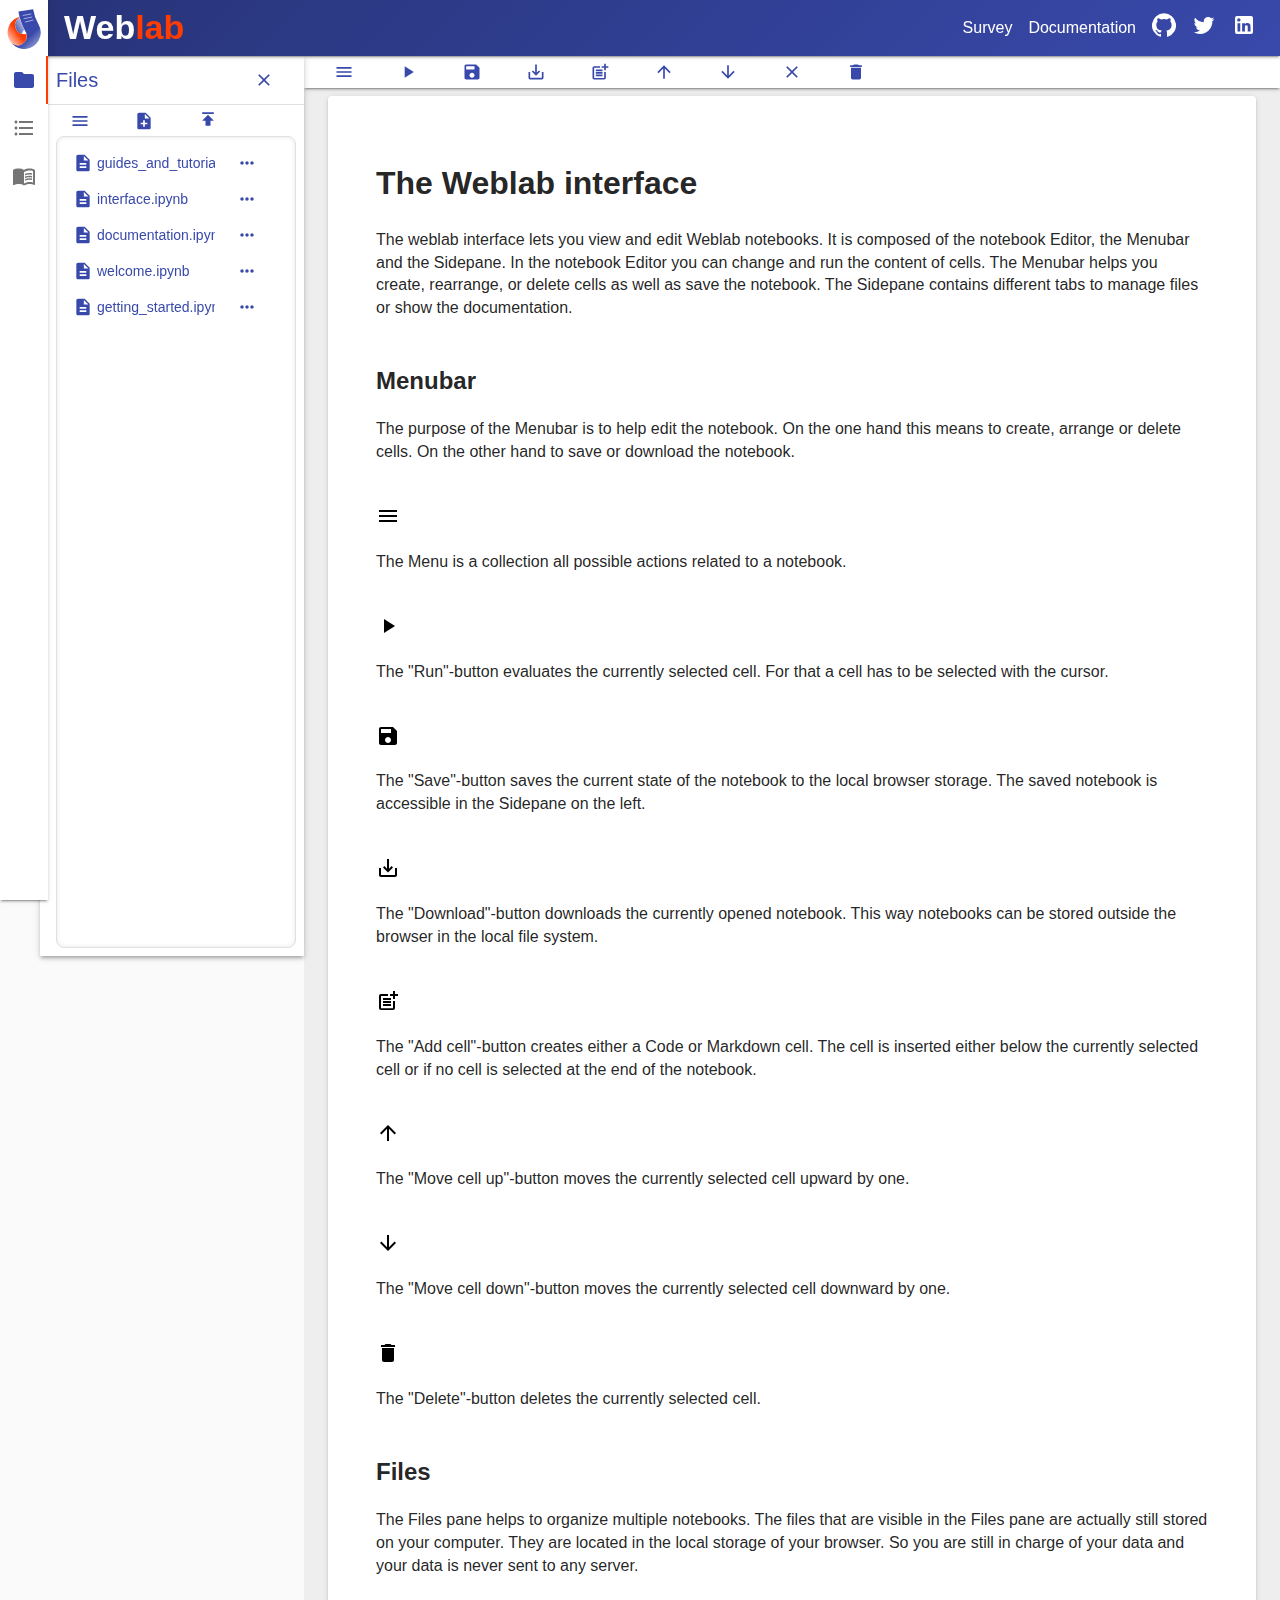
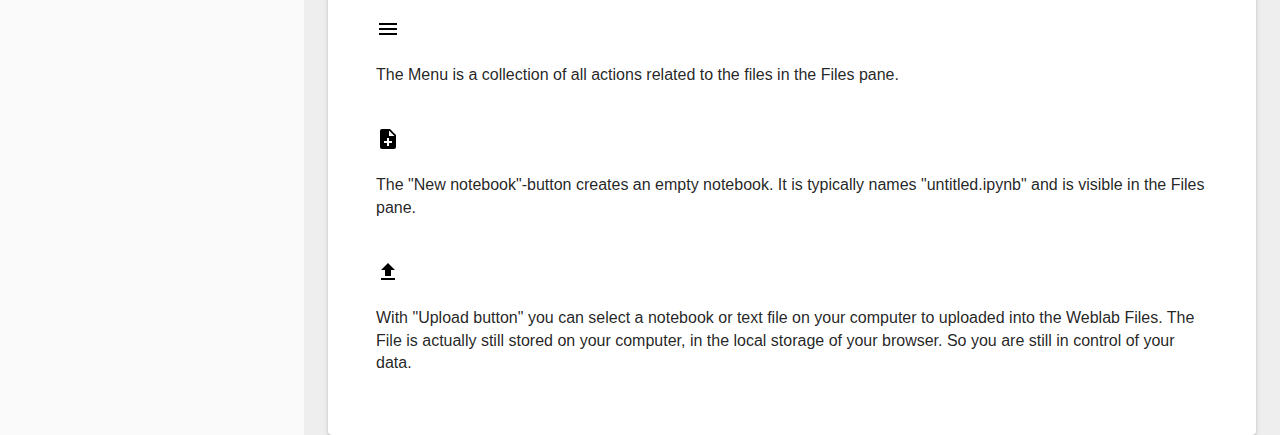
<file: documentation/interface/index.html>
<!DOCTYPE html><html><head><meta charSet="utf-8"/><meta http-equiv="x-ua-compatible" content="ie=edge"/><meta name="viewport" content="width=device-width, initial-scale=1, shrink-to-fit=no"/><meta http-equiv="Content-Security-Policy" content="base-uri &#x27;self&#x27;; default-src &#x27;self&#x27;; script-src &#x27;self&#x27; &#x27;unsafe-eval&#x27; https://cdn.jsdelivr.net https://cdn.skypack.dev https://www.google-analytics.com &#x27;sha256-xNgtAzcZL1MCVadvib55stiXQ8NPkADeGn/oWwM6yDc=&#x27; &#x27;sha256-BACJkbia6E+EPD1EMjryhod2TSVa2Cywm2TBHEn8hMg=&#x27; &#x27;sha256-a13yVPcMYYiSu82KfeBbFs9DakNes8TrUq3oILdKoGE=&#x27; &#x27;sha256-gmQhmEQPyB/IzVIjV6QstWH3G4qsm4wTDDjs9U44YXo=&#x27;; style-src  &#x27;self&#x27; &#x27;unsafe-inline&#x27;; object-src &#x27;none&#x27;; form-action &#x27;self&#x27;; font-src &#x27;self&#x27; data:; connect-src &#x27;self&#x27; https:; img-src &#x27;self&#x27; data: https: https://www.google-analytics.com;"/><style data-href="/styles.ecce6f4fc36bb278113d.css" id="gatsby-global-css">body{margin:0}img[alt=landing]{aspect-ratio:3.208/1;width:100%}img[alt=compatible],img[alt=interactive],img[alt=javascript]{aspect-ratio:3.166/1;width:33%}</style><meta name="generator" content="Gatsby 3.6.2"/><style id="jss-server-side">.MuiButtonBase-root{color:inherit;border:0;cursor:pointer;margin:0;display:inline-flex;outline:0;padding:0;position:relative;align-items:center;-webkit-user-select:none;-moz-user-select:none;-ms-user-select:none;user-select:none;border-radius:0;vertical-align:middle;-moz-appearance:none;justify-content:center;text-decoration:none;background-color:transparent;-webkit-appearance:none;-webkit-tap-highlight-color:transparent}.MuiButtonBase-root::-moz-focus-inner{border-style:none}.MuiButtonBase-root.Mui-disabled{cursor:default;pointer-events:none}@media print{.MuiButtonBase-root{-webkit-print-color-adjust:exact;color-adjust:exact}}.MuiListItem-root{width:100%;display:flex;position:relative;box-sizing:border-box;text-align:left;align-items:center;padding-top:8px;padding-bottom:8px;justify-content:flex-start;text-decoration:none}.MuiListItem-root.Mui-focusVisible{background-color:rgba(0,0,0,.08)}.MuiListItem-root.Mui-selected,.MuiListItem-root.Mui-selected:hover{background-color:rgba(0,0,0,.08)}.MuiListItem-root.Mui-disabled{opacity:.5}.MuiListItem-container{position:relative}.MuiListItem-dense{padding-top:4px;padding-bottom:4px}.MuiListItem-alignItemsFlexStart{align-items:flex-start}.MuiListItem-divider{border-bottom:1px solid rgba(0,0,0,.12);background-clip:padding-box}.MuiListItem-gutters{padding-left:16px;padding-right:16px}.MuiListItem-button{transition:background-color 150ms cubic-bezier(.4,0,.2,1) 0s}.MuiListItem-button:hover{text-decoration:none;background-color:rgba(0,0,0,.04)}@media (hover:none){.MuiListItem-button:hover{background-color:transparent}}.MuiListItem-secondaryAction{padding-right:48px}.MuiInputBase-root{color:rgba(0,0,0,.87);cursor:text;display:inline-flex;position:relative;font-size:1rem;box-sizing:border-box;align-items:center;font-family:Helvetica,Arial;font-weight:400;line-height:1.1876em}.MuiInputBase-root.Mui-disabled{color:rgba(0,0,0,.38);cursor:default}.MuiInputBase-multiline{padding:6px 0 7px}.MuiInputBase-multiline.MuiInputBase-marginDense{padding-top:3px}.MuiInputBase-fullWidth{width:100%}.MuiInputBase-input{font:inherit;color:currentColor;width:100%;border:0;height:1.1876em;margin:0;display:block;padding:6px 0 7px;min-width:0;background:0 0;box-sizing:content-box;-webkit-animation-name:mui-auto-fill-cancel;animation-name:mui-auto-fill-cancel;letter-spacing:inherit;-webkit-animation-duration:10ms;animation-duration:10ms;-webkit-tap-highlight-color:transparent}.MuiInputBase-input::-webkit-input-placeholder{color:currentColor;opacity:.42;-webkit-transition:opacity .2s cubic-bezier(.4,0,.2,1) 0s;transition:opacity .2s cubic-bezier(.4,0,.2,1) 0s}.MuiInputBase-input::-moz-placeholder{color:currentColor;opacity:.42;-moz-transition:opacity .2s cubic-bezier(.4,0,.2,1) 0s;transition:opacity .2s cubic-bezier(.4,0,.2,1) 0s}.MuiInputBase-input:-ms-input-placeholder{color:currentColor;opacity:.42;-ms-transition:opacity .2s cubic-bezier(.4,0,.2,1) 0s;transition:opacity .2s cubic-bezier(.4,0,.2,1) 0s}.MuiInputBase-input::-ms-input-placeholder{color:currentColor;opacity:.42;-ms-transition:opacity .2s cubic-bezier(.4,0,.2,1) 0s;transition:opacity .2s cubic-bezier(.4,0,.2,1) 0s}.MuiInputBase-input:focus{outline:0}.MuiInputBase-input:invalid{box-shadow:none}.MuiInputBase-input::-webkit-search-decoration{-webkit-appearance:none}.MuiInputBase-input.Mui-disabled{opacity:1}.MuiInputBase-input:-webkit-autofill{-webkit-animation-name:mui-auto-fill;animation-name:mui-auto-fill;-webkit-animation-duration:5000s;animation-duration:5000s}label[data-shrink=false]+.MuiInputBase-formControl .MuiInputBase-input::-webkit-input-placeholder{opacity:0!important}label[data-shrink=false]+.MuiInputBase-formControl .MuiInputBase-input::-moz-placeholder{opacity:0!important}label[data-shrink=false]+.MuiInputBase-formControl .MuiInputBase-input:-ms-input-placeholder{opacity:0!important}label[data-shrink=false]+.MuiInputBase-formControl .MuiInputBase-input::-ms-input-placeholder{opacity:0!important}label[data-shrink=false]+.MuiInputBase-formControl .MuiInputBase-input:focus::-webkit-input-placeholder{opacity:.42}label[data-shrink=false]+.MuiInputBase-formControl .MuiInputBase-input:focus::-moz-placeholder{opacity:.42}label[data-shrink=false]+.MuiInputBase-formControl .MuiInputBase-input:focus:-ms-input-placeholder{opacity:.42}label[data-shrink=false]+.MuiInputBase-formControl .MuiInputBase-input:focus::-ms-input-placeholder{opacity:.42}.MuiInputBase-inputMarginDense{padding-top:3px}.MuiInputBase-inputMultiline{height:auto;resize:none;padding:0}.MuiInputBase-inputTypeSearch{-moz-appearance:textfield;-webkit-appearance:textfield}.MuiInput-root{position:relative}label+.MuiInput-formControl{margin-top:16px}.MuiInput-colorSecondary.MuiInput-underline:after{border-bottom-color:#ff3d00}.MuiInput-underline:after{left:0;right:0;bottom:0;content:"";position:absolute;transform:scaleX(0);transition:transform .2s cubic-bezier(0,0,.2,1) 0s;border-bottom:2px solid #3949ab;pointer-events:none}.MuiInput-underline.Mui-focused:after{transform:scaleX(1)}.MuiInput-underline.Mui-error:after{transform:scaleX(1);border-bottom-color:#f44336}.MuiInput-underline:before{left:0;right:0;bottom:0;content:"\00a0";position:absolute;transition:border-bottom-color .2s cubic-bezier(.4,0,.2,1) 0s;border-bottom:1px solid rgba(0,0,0,.42);pointer-events:none}.MuiInput-underline:hover:not(.Mui-disabled):before{border-bottom:2px solid rgba(0,0,0,.87)}.MuiInput-underline.Mui-disabled:before{border-bottom-style:dotted}@media (hover:none){.MuiInput-underline:hover:not(.Mui-disabled):before{border-bottom:1px solid rgba(0,0,0,.42)}}.jss39{top:-5px;left:0;right:0;bottom:0;margin:0;padding:0 8px;overflow:hidden;position:absolute;border-style:solid;border-width:1px;border-radius:inherit;pointer-events:none}.jss40{padding:0;text-align:left;transition:width 150ms cubic-bezier(0,0,.2,1) 0s;line-height:11px}.jss41{width:auto;height:11px;display:block;padding:0;font-size:.75em;max-width:.01px;text-align:left;transition:max-width 50ms cubic-bezier(0,0,.2,1) 0s;visibility:hidden}.jss41>span{display:inline-block;padding-left:5px;padding-right:5px}.jss42{max-width:1000px;transition:max-width .1s cubic-bezier(0,0,.2,1) 50ms}.MuiOutlinedInput-root{position:relative;border-radius:4px}.MuiOutlinedInput-root:hover .MuiOutlinedInput-notchedOutline{border-color:rgba(0,0,0,.87)}@media (hover:none){.MuiOutlinedInput-root:hover .MuiOutlinedInput-notchedOutline{border-color:rgba(0,0,0,.23)}}.MuiOutlinedInput-root.Mui-focused .MuiOutlinedInput-notchedOutline{border-color:#3949ab;border-width:2px}.MuiOutlinedInput-root.Mui-error .MuiOutlinedInput-notchedOutline{border-color:#f44336}.MuiOutlinedInput-root.Mui-disabled .MuiOutlinedInput-notchedOutline{border-color:rgba(0,0,0,.26)}.MuiOutlinedInput-colorSecondary.Mui-focused .MuiOutlinedInput-notchedOutline{border-color:#ff3d00}.MuiOutlinedInput-adornedStart{padding-left:14px}.MuiOutlinedInput-adornedEnd{padding-right:14px}.MuiOutlinedInput-multiline{padding:18.5px 14px}.MuiOutlinedInput-multiline.MuiOutlinedInput-marginDense{padding-top:10.5px;padding-bottom:10.5px}.MuiOutlinedInput-notchedOutline{border-color:rgba(0,0,0,.23)}.MuiOutlinedInput-input{padding:18.5px 14px}.MuiOutlinedInput-input:-webkit-autofill{border-radius:inherit}.MuiOutlinedInput-inputMarginDense{padding-top:10.5px;padding-bottom:10.5px}.MuiOutlinedInput-inputMultiline{padding:0}.MuiOutlinedInput-inputAdornedStart{padding-left:0}.MuiOutlinedInput-inputAdornedEnd{padding-right:0}.MuiFormLabel-root{color:rgba(0,0,0,.54);padding:0;font-size:1rem;font-family:Helvetica,Arial;font-weight:400;line-height:1}.MuiFormLabel-root.Mui-focused{color:#3949ab}.MuiFormLabel-root.Mui-disabled{color:rgba(0,0,0,.38)}.MuiFormLabel-root.Mui-error{color:#f44336}.MuiFormLabel-colorSecondary.Mui-focused{color:#ff3d00}.MuiFormLabel-asterisk.Mui-error{color:#f44336}.MuiInputLabel-root{display:block;transform-origin:top left}.MuiInputLabel-formControl{top:0;left:0;position:absolute;transform:translate(0,24px) scale(1)}.MuiInputLabel-marginDense{transform:translate(0,21px) scale(1)}.MuiInputLabel-shrink{transform:translate(0,1.5px) scale(.75);transform-origin:top left}.MuiInputLabel-animated{transition:color .2s cubic-bezier(0,0,.2,1) 0s,transform .2s cubic-bezier(0,0,.2,1) 0s}.MuiInputLabel-filled{z-index:1;transform:translate(12px,20px) scale(1);pointer-events:none}.MuiInputLabel-filled.MuiInputLabel-marginDense{transform:translate(12px,17px) scale(1)}.MuiInputLabel-filled.MuiInputLabel-shrink{transform:translate(12px,10px) scale(.75)}.MuiInputLabel-filled.MuiInputLabel-shrink.MuiInputLabel-marginDense{transform:translate(12px,7px) scale(.75)}.MuiInputLabel-outlined{z-index:1;transform:translate(14px,20px) scale(1);pointer-events:none}.MuiInputLabel-outlined.MuiInputLabel-marginDense{transform:translate(14px,12px) scale(1)}.MuiInputLabel-outlined.MuiInputLabel-shrink{transform:translate(14px,-6px) scale(.75)}.MuiFormControl-root{border:0;margin:0;display:inline-flex;padding:0;position:relative;min-width:0;flex-direction:column;vertical-align:top}.MuiFormControl-marginNormal{margin-top:16px;margin-bottom:8px}.MuiFormControl-marginDense{margin-top:8px;margin-bottom:4px}.MuiFormControl-fullWidth{width:100%}.MuiPopover-paper{outline:0;position:absolute;max-width:calc(100% - 32px);min-width:16px;max-height:calc(100% - 32px);min-height:16px;overflow-x:hidden;overflow-y:auto}.MuiList-root{margin:0;padding:0;position:relative;list-style:none}.MuiList-padding{padding-top:8px;padding-bottom:8px}.MuiList-subheader{padding-top:0}.MuiMenu-paper{max-height:calc(100% - 96px);-webkit-overflow-scrolling:touch}.MuiMenu-list{outline:0}.MuiSvgIcon-root{fill:currentColor;width:1em;height:1em;display:inline-block;font-size:1.5rem;transition:fill .2s cubic-bezier(.4,0,.2,1) 0s;flex-shrink:0;-webkit-user-select:none;-moz-user-select:none;-ms-user-select:none;user-select:none}.MuiSvgIcon-colorPrimary{color:#3949ab}.MuiSvgIcon-colorSecondary{color:#ff3d00}.MuiSvgIcon-colorAction{color:rgba(0,0,0,.54)}.MuiSvgIcon-colorError{color:#f44336}.MuiSvgIcon-colorDisabled{color:rgba(0,0,0,.26)}.MuiSvgIcon-fontSizeInherit{font-size:inherit}.MuiSvgIcon-fontSizeSmall{font-size:1.25rem}.MuiSvgIcon-fontSizeLarge{font-size:2.1875rem}.jss7{box-shadow:0 3px 1px -2px rgba(0,0,0,.2),0 2px 2px 0 rgba(0,0,0,.14),0 1px 5px 0 rgba(0,0,0,.12)}@media (min-width:0px){.jss15{grid-template-columns:40px 8px 1fr}}@media (min-width:600px){.jss15{grid-template-columns:40px 8px 1fr}}@media (min-width:960px){.jss15{grid-template-columns:40px auto 1fr}}.jss16{box-shadow:0 3px 1px -2px rgba(0,0,0,.2),0 2px 2px 0 rgba(0,0,0,.14),0 1px 5px 0 rgba(0,0,0,.12)}.jss17{display:flex}.jss18{flex-grow:1;padding-right:16px}.jss21{padding-left:16px}.jss22{padding-left:16px}.jss23{padding-left:16px}.jss24{padding-left:16px}.jss25{padding-left:16px}.jss26{box-shadow:0 3px 3px -2px rgba(0,0,0,.2),0 3px 4px 0 rgba(0,0,0,.14),0 1px 8px 0 rgba(0,0,0,.12)}.jss31{color:#e0e0e0;display:flex;align-items:center;border-bottom:1px solid}.jss32{flex-grow:1}.jss34{border:1px solid;height:100rem;box-shadow:inset 0 0 4px rgba(0,0,0,.1);margin-left:8px;border-color:#e0e0e0;margin-right:8px;border-radius:8px;margin-bottom:8px}.jss35{box-shadow:0 3px 1px -2px rgba(0,0,0,.2),0 2px 2px 0 rgba(0,0,0,.14),0 1px 5px 0 rgba(0,0,0,.12)}.jss36{flex-direction:row}.jss38{box-shadow:0 3px 1px -2px rgba(0,0,0,.2),0 2px 2px 0 rgba(0,0,0,.14),0 1px 5px 0 rgba(0,0,0,.12);border-radius:4px}.MuiTypography-root{margin:0}.MuiTypography-body2{font-size:.875rem;font-family:Helvetica,Arial;font-weight:400;line-height:1.43}.MuiTypography-body1{font-size:1rem;font-family:Helvetica,Arial;font-weight:400;line-height:1.5}.MuiTypography-caption{font-size:.75rem;font-family:Helvetica,Arial;font-weight:400;line-height:1.66}.MuiTypography-button{font-size:.875rem;font-family:Helvetica,Arial;font-weight:500;line-height:1.75;text-transform:uppercase}.MuiTypography-h1{font-size:6rem;font-family:Helvetica,Arial;font-weight:300;line-height:1.167}.MuiTypography-h2{font-size:3.75rem;font-family:Helvetica,Arial;font-weight:300;line-height:1.2}.MuiTypography-h3{font-size:3rem;font-family:Helvetica,Arial;font-weight:400;line-height:1.167}.MuiTypography-h4{font-size:2.125rem;font-family:Helvetica,Arial;font-weight:400;line-height:1.235}.MuiTypography-h5{font-size:1.5rem;font-family:Helvetica,Arial;font-weight:400;line-height:1.334}.MuiTypography-h6{font-size:1.25rem;font-family:Helvetica,Arial;font-weight:500;line-height:1.6}.MuiTypography-subtitle1{font-size:1rem;font-family:Helvetica,Arial;font-weight:400;line-height:1.75}.MuiTypography-subtitle2{font-size:.875rem;font-family:Helvetica,Arial;font-weight:500;line-height:1.57}.MuiTypography-overline{font-size:.75rem;font-family:Helvetica,Arial;font-weight:400;line-height:2.66;text-transform:uppercase}.MuiTypography-srOnly{width:1px;height:1px;overflow:hidden;position:absolute}.MuiTypography-alignLeft{text-align:left}.MuiTypography-alignCenter{text-align:center}.MuiTypography-alignRight{text-align:right}.MuiTypography-alignJustify{text-align:justify}.MuiTypography-noWrap{overflow:hidden;white-space:nowrap;text-overflow:ellipsis}.MuiTypography-gutterBottom{margin-bottom:.35em}.MuiTypography-paragraph{margin-bottom:16px}.MuiTypography-colorInherit{color:inherit}.MuiTypography-colorPrimary{color:#3949ab}.MuiTypography-colorSecondary{color:#ff3d00}.MuiTypography-colorTextPrimary{color:rgba(0,0,0,.87)}.MuiTypography-colorTextSecondary{color:rgba(0,0,0,.54)}.MuiTypography-colorError{color:#f44336}.MuiTypography-displayInline{display:inline}.MuiTypography-displayBlock{display:block}.MuiTooltip-popper{z-index:1500;pointer-events:none}.MuiTooltip-popperInteractive{pointer-events:auto}.MuiTooltip-popperArrow[x-placement*=bottom] .MuiTooltip-arrow{top:0;left:0;margin-top:-.71em;margin-left:4px;margin-right:4px}.MuiTooltip-popperArrow[x-placement*=top] .MuiTooltip-arrow{left:0;bottom:0;margin-left:4px;margin-right:4px;margin-bottom:-.71em}.MuiTooltip-popperArrow[x-placement*=right] .MuiTooltip-arrow{left:0;width:.71em;height:1em;margin-top:4px;margin-left:-.71em;margin-bottom:4px}.MuiTooltip-popperArrow[x-placement*=left] .MuiTooltip-arrow{right:0;width:.71em;height:1em;margin-top:4px;margin-right:-.71em;margin-bottom:4px}.MuiTooltip-popperArrow[x-placement*=left] .MuiTooltip-arrow::before{transform-origin:0 0}.MuiTooltip-popperArrow[x-placement*=right] .MuiTooltip-arrow::before{transform-origin:100% 100%}.MuiTooltip-popperArrow[x-placement*=top] .MuiTooltip-arrow::before{transform-origin:100% 0}.MuiTooltip-popperArrow[x-placement*=bottom] .MuiTooltip-arrow::before{transform-origin:0 100%}.MuiTooltip-tooltip{color:#fff;padding:4px 8px;font-size:.625rem;max-width:300px;word-wrap:break-word;font-family:Helvetica,Arial;font-weight:500;line-height:1.4em;border-radius:4px;background-color:rgba(97,97,97,.9)}.MuiTooltip-tooltipArrow{margin:0;position:relative}.MuiTooltip-arrow{color:rgba(97,97,97,.9);width:1em;height:.71em;overflow:hidden;position:absolute;box-sizing:border-box}.MuiTooltip-arrow::before{width:100%;height:100%;margin:auto;content:"";display:block;transform:rotate(45deg);background-color:currentColor}.MuiTooltip-touch{padding:8px 16px;font-size:.875rem;font-weight:400;line-height:1.14286em}.MuiTooltip-tooltipPlacementLeft{margin:0 24px;transform-origin:right center}@media (min-width:600px){.MuiTooltip-tooltipPlacementLeft{margin:0 14px}}.MuiTooltip-tooltipPlacementRight{margin:0 24px;transform-origin:left center}@media (min-width:600px){.MuiTooltip-tooltipPlacementRight{margin:0 14px}}.MuiTooltip-tooltipPlacementTop{margin:24px 0;transform-origin:center bottom}@media (min-width:600px){.MuiTooltip-tooltipPlacementTop{margin:14px 0}}.MuiTooltip-tooltipPlacementBottom{margin:24px 0;transform-origin:center top}@media (min-width:600px){.MuiTooltip-tooltipPlacementBottom{margin:14px 0}}.MuiButton-root{color:rgba(0,0,0,.87);padding:6px 16px;font-size:.875rem;min-width:64px;box-sizing:border-box;transition:background-color 250ms cubic-bezier(.4,0,.2,1) 0s,box-shadow 250ms cubic-bezier(.4,0,.2,1) 0s,border 250ms cubic-bezier(.4,0,.2,1) 0s;font-family:Helvetica,Arial;font-weight:500;line-height:1.75;border-radius:4px;text-transform:uppercase}.MuiButton-root:hover{text-decoration:none;background-color:rgba(0,0,0,.04)}.MuiButton-root.Mui-disabled{color:rgba(0,0,0,.26)}@media (hover:none){.MuiButton-root:hover{background-color:transparent}}.MuiButton-root:hover.Mui-disabled{background-color:transparent}.MuiButton-label{width:100%;display:inherit;align-items:inherit;justify-content:inherit}.MuiButton-text{padding:6px 8px}.MuiButton-textPrimary{color:#3949ab}.MuiButton-textPrimary:hover{background-color:rgba(57,73,171,.04)}@media (hover:none){.MuiButton-textPrimary:hover{background-color:transparent}}.MuiButton-textSecondary{color:#ff3d00}.MuiButton-textSecondary:hover{background-color:rgba(255,61,0,.04)}@media (hover:none){.MuiButton-textSecondary:hover{background-color:transparent}}.MuiButton-outlined{border:1px solid rgba(0,0,0,.23);padding:5px 15px}.MuiButton-outlined.Mui-disabled{border:1px solid rgba(0,0,0,.12)}.MuiButton-outlinedPrimary{color:#3949ab;border:1px solid rgba(57,73,171,.5)}.MuiButton-outlinedPrimary:hover{border:1px solid #3949ab;background-color:rgba(57,73,171,.04)}@media (hover:none){.MuiButton-outlinedPrimary:hover{background-color:transparent}}.MuiButton-outlinedSecondary{color:#ff3d00;border:1px solid rgba(255,61,0,.5)}.MuiButton-outlinedSecondary:hover{border:1px solid #ff3d00;background-color:rgba(255,61,0,.04)}.MuiButton-outlinedSecondary.Mui-disabled{border:1px solid rgba(0,0,0,.26)}@media (hover:none){.MuiButton-outlinedSecondary:hover{background-color:transparent}}.MuiButton-contained{color:rgba(0,0,0,.87);box-shadow:0 3px 1px -2px rgba(0,0,0,.2),0 2px 2px 0 rgba(0,0,0,.14),0 1px 5px 0 rgba(0,0,0,.12);background-color:#e0e0e0}.MuiButton-contained:hover{box-shadow:0 2px 4px -1px rgba(0,0,0,.2),0 4px 5px 0 rgba(0,0,0,.14),0 1px 10px 0 rgba(0,0,0,.12);background-color:#d5d5d5}.MuiButton-contained.Mui-focusVisible{box-shadow:0 3px 5px -1px rgba(0,0,0,.2),0 6px 10px 0 rgba(0,0,0,.14),0 1px 18px 0 rgba(0,0,0,.12)}.MuiButton-contained:active{box-shadow:0 5px 5px -3px rgba(0,0,0,.2),0 8px 10px 1px rgba(0,0,0,.14),0 3px 14px 2px rgba(0,0,0,.12)}.MuiButton-contained.Mui-disabled{color:rgba(0,0,0,.26);box-shadow:none;background-color:rgba(0,0,0,.12)}@media (hover:none){.MuiButton-contained:hover{box-shadow:0 3px 1px -2px rgba(0,0,0,.2),0 2px 2px 0 rgba(0,0,0,.14),0 1px 5px 0 rgba(0,0,0,.12);background-color:#e0e0e0}}.MuiButton-contained:hover.Mui-disabled{background-color:rgba(0,0,0,.12)}.MuiButton-containedPrimary{color:#fff;background-color:#3949ab}.MuiButton-containedPrimary:hover{background-color:#273377}@media (hover:none){.MuiButton-containedPrimary:hover{background-color:#3949ab}}.MuiButton-containedSecondary{color:#fff;background-color:#ff3d00}.MuiButton-containedSecondary:hover{background-color:#b22a00}@media (hover:none){.MuiButton-containedSecondary:hover{background-color:#ff3d00}}.MuiButton-disableElevation{box-shadow:none}.MuiButton-disableElevation:hover{box-shadow:none}.MuiButton-disableElevation.Mui-focusVisible{box-shadow:none}.MuiButton-disableElevation:active{box-shadow:none}.MuiButton-disableElevation.Mui-disabled{box-shadow:none}.MuiButton-colorInherit{color:inherit;border-color:currentColor}.MuiButton-textSizeSmall{padding:4px 5px;font-size:.8125rem}.MuiButton-textSizeLarge{padding:8px 11px;font-size:.9375rem}.MuiButton-outlinedSizeSmall{padding:3px 9px;font-size:.8125rem}.MuiButton-outlinedSizeLarge{padding:7px 21px;font-size:.9375rem}.MuiButton-containedSizeSmall{padding:4px 10px;font-size:.8125rem}.MuiButton-containedSizeLarge{padding:8px 22px;font-size:.9375rem}.MuiButton-fullWidth{width:100%}.MuiButton-startIcon{display:inherit;margin-left:-4px;margin-right:8px}.MuiButton-startIcon.MuiButton-iconSizeSmall{margin-left:-2px}.MuiButton-endIcon{display:inherit;margin-left:8px;margin-right:-4px}.MuiButton-endIcon.MuiButton-iconSizeSmall{margin-right:-2px}.MuiButton-iconSizeSmall>:first-child{font-size:18px}.MuiButton-iconSizeMedium>:first-child{font-size:20px}.MuiButton-iconSizeLarge>:first-child{font-size:22px}.MuiToolbar-root{display:flex;position:relative;align-items:center}.MuiToolbar-gutters{padding-left:16px;padding-right:16px}@media (min-width:600px){.MuiToolbar-gutters{padding-left:24px;padding-right:24px}}.MuiToolbar-regular{min-height:56px}@media (min-width:0px) and (orientation:landscape){.MuiToolbar-regular{min-height:48px}}@media (min-width:600px){.MuiToolbar-regular{min-height:64px}}.MuiToolbar-dense{min-height:48px}.MuiLink-underlineNone{text-decoration:none}.MuiLink-underlineHover{text-decoration:none}.MuiLink-underlineHover:hover{text-decoration:underline}.MuiLink-underlineAlways{text-decoration:underline}.MuiLink-button{border:0;cursor:pointer;margin:0;outline:0;padding:0;position:relative;-webkit-user-select:none;-moz-user-select:none;-ms-user-select:none;user-select:none;border-radius:0;vertical-align:middle;-moz-appearance:none;background-color:transparent;-webkit-appearance:none;-webkit-tap-highlight-color:transparent}.MuiLink-button::-moz-focus-inner{border-style:none}.MuiLink-button.Mui-focusVisible{outline:auto}.jss11{width:100%;bottom:0;height:2px;position:absolute;transition:all .3s cubic-bezier(.4,0,.2,1) 0s}.jss12{background-color:#3949ab}.jss13{background-color:#ff3d00}.jss14{right:0;width:2px;height:100%}.MuiTabs-root{display:flex;overflow:hidden;min-height:48px;-webkit-overflow-scrolling:touch}.MuiTabs-vertical{flex-direction:column}.MuiTabs-flexContainer{display:flex}.MuiTabs-flexContainerVertical{flex-direction:column}.MuiTabs-centered{justify-content:center}.MuiTabs-scroller{flex:1 1 auto;display:inline-block;position:relative;white-space:nowrap}.MuiTabs-fixed{width:100%;overflow-x:hidden}.MuiTabs-scrollable{overflow-x:scroll;scrollbar-width:none}.MuiTabs-scrollable::-webkit-scrollbar{display:none}@media (max-width:599.95px){.MuiTabs-scrollButtonsDesktop{display:none}}.MuiTab-root{padding:6px 12px;overflow:hidden;position:relative;font-size:.875rem;max-width:264px;min-width:72px;box-sizing:border-box;min-height:48px;text-align:center;flex-shrink:0;font-family:Helvetica,Arial;font-weight:500;line-height:1.75;white-space:normal;text-transform:uppercase}@media (min-width:600px){.MuiTab-root{min-width:160px}}.MuiTab-labelIcon{min-height:72px;padding-top:9px}.MuiTab-labelIcon .MuiTab-wrapper>:first-child{margin-bottom:6px}.MuiTab-textColorInherit{color:inherit;opacity:.7}.MuiTab-textColorInherit.Mui-selected{opacity:1}.MuiTab-textColorInherit.Mui-disabled{opacity:.5}.MuiTab-textColorPrimary{color:rgba(0,0,0,.54)}.MuiTab-textColorPrimary.Mui-selected{color:#3949ab}.MuiTab-textColorPrimary.Mui-disabled{color:rgba(0,0,0,.38)}.MuiTab-textColorSecondary{color:rgba(0,0,0,.54)}.MuiTab-textColorSecondary.Mui-selected{color:#ff3d00}.MuiTab-textColorSecondary.Mui-disabled{color:rgba(0,0,0,.38)}.MuiTab-fullWidth{flex-grow:1;max-width:none;flex-basis:0;flex-shrink:1}.MuiTab-wrapped{font-size:.75rem;line-height:1.5}.MuiTab-wrapper{width:100%;display:inline-flex;align-items:center;flex-direction:column;justify-content:center}.jss8{max-width:40px;max-height:40px;vertical-align:middle}.jss9{min-width:40px}.MuiTabPanel-root{padding:24px}.jss27{float:right}.jss28{display:inline}.jss29{display:flex;padding:0;max-height:100vh;flex-direction:column}.MuiContainer-root{width:100%;display:block;box-sizing:border-box;margin-left:auto;margin-right:auto;padding-left:16px;padding-right:16px}@media (min-width:600px){.MuiContainer-root{padding-left:24px;padding-right:24px}}.MuiContainer-disableGutters{padding-left:0;padding-right:0}@media (min-width:600px){.MuiContainer-fixed{max-width:600px}}@media (min-width:960px){.MuiContainer-fixed{max-width:960px}}@media (min-width:1280px){.MuiContainer-fixed{max-width:1280px}}@media (min-width:1920px){.MuiContainer-fixed{max-width:1920px}}@media (min-width:0px){.MuiContainer-maxWidthXs{max-width:444px}}@media (min-width:600px){.MuiContainer-maxWidthSm{max-width:600px}}@media (min-width:960px){.MuiContainer-maxWidthMd{max-width:960px}}@media (min-width:1280px){.MuiContainer-maxWidthLg{max-width:1280px}}@media (min-width:1920px){.MuiContainer-maxWidthXl{max-width:1920px}}html{box-sizing:border-box;-webkit-font-smoothing:antialiased;-moz-osx-font-smoothing:grayscale}*,::after,::before{box-sizing:inherit}b,strong{font-weight:700}body{color:rgba(0,0,0,.87);margin:0;font-size:.875rem;font-family:Helvetica,Arial;font-weight:400;line-height:1.43;background-color:#fafafa}@media print{body{background-color:#fff}}body::-webkit-backdrop{background-color:#fafafa}body::backdrop{background-color:#fafafa}.jss1{grid-row:3;overflow-x:scroll;grid-column:3;background-color:#eee}.jss2{top:0;display:flex;z-index:30;grid-row:2;position:sticky;overflow-x:auto;grid-column:3;padding-left:8px;padding-right:8px;background-color:#fff}.jss3{top:0;height:100vh;z-index:40;grid-row:2;overflow:hidden;position:sticky;grid-column:2;padding-left:8px;background-color:#fff}.jss4{top:0;left:0;height:100%;z-index:60;position:fixed;background-color:#fff}.jss5{display:flex;z-index:50;grid-row:1;background:linear-gradient(135deg,#273377,#3949ab);line-height:56px;grid-column-end:4;grid-column-start:1}.jss6{display:grid;transition:.2s;grid-template-rows:56px 32px 1fr;transition-property:gridTemplateColumns}</style><title data-react-helmet="true">Weblab - Machine Learning notebook for Javascript</title><link data-react-helmet="true" href="favicon.png" rel="icon" type="image/png"/><meta data-react-helmet="true" content="Find out how to use the user interface of Weblab to edit files, cells and other settings." name="description"/><meta data-react-helmet="true" content="8qW6zXcgTpuGGh0Tv5OluYL6OurWCv1PKiGM--bhmCQ" name="google-site-verification"/><script data-react-helmet="true" type="application/ld+json">{
          "@context": "https://schema.org",
          "@type": "WebApplication",
          "headline": "Run code and visualize data in an interactive notebook.",
          "applicationCategory": "Machine Learning, Data Science",
          "operatingSystem": "Windows, MacOS, Linux",
          "image": "https://www.weblab.ai/landing1x1.svg"
        }</script><link rel="preconnect" href="https://www.google-analytics.com"/><link rel="dns-prefetch" href="https://www.google-analytics.com"/><script>
  
  function gaOptout(){document.cookie=disableStr+'=true; expires=Thu, 31 Dec 2099 23:59:59 UTC;path=/',window[disableStr]=!0}var gaProperty='UA-190347187-1',disableStr='ga-disable-'+gaProperty;document.cookie.indexOf(disableStr+'=true')>-1&&(window[disableStr]=!0);
  if(!(parseInt(navigator.doNotTrack) === 1 || parseInt(window.doNotTrack) === 1 || parseInt(navigator.msDoNotTrack) === 1 || navigator.doNotTrack === "yes")) {
    (function(i,s,o,g,r,a,m){i['GoogleAnalyticsObject']=r;i[r]=i[r]||function(){
    (i[r].q=i[r].q||[]).push(arguments)},i[r].l=1*new Date();a=s.createElement(o),
    m=s.getElementsByTagName(o)[0];a.async=1;a.src=g;m.parentNode.insertBefore(a,m)
    })(window,document,'script','https://www.google-analytics.com/analytics.js','ga');
  }
  if (typeof ga === "function") {
    ga('create', 'UA-190347187-1', 'auto', {"storage":"none"});
      ga('set', 'anonymizeIp', true);
      
      
      
      
      }</script><link rel="sitemap" type="application/xml" href="/sitemap-index.xml"/><link as="script" rel="preload" href="/webpack-runtime-e9095afa495fdd782041.js"/><link as="script" rel="preload" href="/framework-dd0b1ffe55258bec5093.js"/><link as="script" rel="preload" href="/app-70687613299fa764e3e9.js"/><link as="script" rel="preload" href="/4ad82c5e-bf67ffc6c526407f1001.js"/><link as="script" rel="preload" href="/0dbaf208425a7f75037186594286768a9b17f2aa-ed8deaa23d3770f01946.js"/><link as="script" rel="preload" href="/component---src-pages-documentation-interface-js-096fed8ee23580d8d76e.js"/><link as="fetch" rel="preload" href="/page-data/documentation/interface/page-data.json" crossorigin="anonymous"/><link as="fetch" rel="preload" href="/page-data/app-data.json" crossorigin="anonymous"/></head><body><div id="___gatsby"><div style="outline:none" tabindex="-1" id="gatsby-focus-wrapper"><div class="MuiBox-root jss7 jss4"><nav><div class="MuiBox-root jss10" style="height:56px;line-height:56px;text-align:center;width:48px"><a class="MuiTypography-root MuiLink-root MuiLink-underlineHover MuiTypography-colorPrimary" href="/"><svg color="secondary" class="jss8" font-size="large" width="100mm" height="100mm" version="1.1" viewBox="0 0 100 100"><defs><linearGradient id="linearGradient936" x1="88.25" x2="-41.08" y1="208.83" y2="307.69" gradientTransform="matrix(.26458 0 0 .26458 -11.048 145.18)" gradientUnits="userSpaceOnUse"><stop stop-color="#ff3d00" offset="0"></stop><stop stop-color="#fff" offset="1"></stop></linearGradient><linearGradient id="linearGradient946" x1="182.86" x2="360.76" y1="278.66" y2="464.05" gradientTransform="matrix(.26458 0 0 .26458 -11.048 145.18)" gradientUnits="userSpaceOnUse"><stop stop-color="#3949ab" offset="0"></stop><stop stop-color="#fff" offset="1"></stop></linearGradient><linearGradient id="linearGradient954" x1="95.817" x2="219.09" y1="197.01" y2="122.54" gradientTransform="matrix(.26458 0 0 .26458 -11.048 145.18)" gradientUnits="userSpaceOnUse"><stop stop-color="#606dbb" offset="0"></stop><stop stop-color="#fff" offset="1"></stop></linearGradient></defs><g transform="translate(11.048 -145.18)"><g transform="translate(9.0607 .37075)"><path d="m52.737 145.18-36.797 5.8037a146.27 146.41 0 0 0 17.83 50.442l0.0041-3e-3a22.735 22.735 0 0 1 2.3076 5.4476 22.735 22.735 0 0 0 2.0341-0.64822 22.735 22.735 0 0 1-2.0341 0.64822 22.735 22.735 0 0 1-2.2404 17.304 22.735 22.735 0 0 1-3.581 4.6374 22.735 22.735 0 0 0 1.3797 1.2672 22.735 22.735 0 0 1-1.3797-1.2672 22.735 22.735 0 0 1-27.476 3.6842 22.735 22.735 0 0 1-7.9538-7.7218 41.336 41.336 0 0 0 14.762 14.53 41.336 41.336 0 0 0 55.233-13.221 22.735 22.735 0 0 1-0.06867 0.086 41.336 41.336 0 0 0 1.2978-2.0088 41.336 41.336 0 0 0 0.80531-1.5164 22.735 22.735 0 0 1-0.04644 0.10916 41.336 41.336 0 0 0-0.79506-39.975l0.0066-4e-3a109.02 109.12 0 0 1-13.289-37.595zm-0.51886 45.579a22.735 22.735 0 0 1-0.02113 0.0798 22.735 22.735 0 0 0-0.08566-0.018zm1.7592 0.64639a22.735 22.735 0 0 1 1.0544 0.41196 22.735 22.735 0 0 0-1.0544-0.41196zm2.0992 0.86364a22.735 22.735 0 0 1 1.6619 0.84943 22.735 22.735 0 0 0-1.6619-0.84943zm-4.4355 0.29222a22.735 22.735 0 0 1-0.41291 1.0592 22.735 22.735 0 0 0 0.41291-1.0592zm-0.86748 2.0985a22.735 22.735 0 0 1-0.82273 1.6132 22.735 22.735 0 0 0 0.82273-1.6132zm12.276 2.6974a22.735 22.735 0 0 1 0.7941 0.94822 22.735 22.735 0 0 0-0.7941-0.94822zm-14.258 0.70844a22.735 22.735 0 0 1-0.69936 0.89685 22.735 22.735 0 0 0 0.69936-0.89685zm-1.408 1.7834a22.735 22.735 0 0 1-0.78331 0.82028 22.735 22.735 0 0 0 0.78331-0.82028zm-1.5792 1.634a22.735 22.735 0 0 1-0.86097 0.73781 22.735 22.735 0 0 0 0.86097-0.73781zm21.034 1.4333a22.735 22.735 0 0 1 0.5226 1.2286 22.735 22.735 0 0 0-0.5226-1.2286zm-22.768 0.0341a22.735 22.735 0 0 1-0.93381 0.65065 22.735 22.735 0 0 0 0.93381-0.65065zm-1.8717 1.2874a22.735 22.735 0 0 1-0.99543 0.55475 22.735 22.735 0 0 0 0.99543-0.55475zm25.522 0.76509a22.735 22.735 0 0 1 0.43683 1.4011 22.735 22.735 0 0 0-0.43683-1.4011zm-27.513 0.32907a22.735 22.735 0 0 1-1.0423 0.45115 22.735 22.735 0 0 0 1.0423-0.45115zm28.184 1.8348a22.735 22.735 0 0 1 0.32383 1.5793 22.735 22.735 0 0 0-0.32383-1.5793zm0.45168 2.2193a22.735 22.735 0 0 1 0.17869 1.7409 22.735 22.735 0 0 0-0.17869-1.7409zm0.22878 2.254a22.735 22.735 0 0 1 4e-3 1.8718 22.735 22.735 0 0 0-4e-3 -1.8718zm3e-3 2.2665a22.735 22.735 0 0 1-0.19258 1.9634 22.735 22.735 0 0 0 0.19258-1.9634zm-0.2228 2.2565a22.735 22.735 0 0 1-0.41067 2.0496 22.735 22.735 0 0 0 0.41067-2.0496zm-0.44602 2.2219a22.735 22.735 0 0 1-0.64083 2.0884 22.735 22.735 0 0 0 0.64083-2.0884zm-0.66572 2.1682a22.735 22.735 0 0 1-0.87784 2.0893 22.735 22.735 0 0 0 0.87784-2.0893zm-4.0762 6.9878a22.735 22.735 0 0 1-0.93808 1.0187 22.735 22.735 0 0 0 0.93808-1.0187zm-1.5584 1.654a22.735 22.735 0 0 1-1.0306 0.91597 22.735 22.735 0 0 0 1.0306-0.91597zm-1.7166 1.4906a22.735 22.735 0 0 1-1.1092 0.80307 22.735 22.735 0 0 0 1.1092-0.80307zm-27.863 0.10713a22.735 22.735 0 0 0 0.90764 0.67992 22.735 22.735 0 0 1-0.90764-0.67992zm26.005 1.2052a22.735 22.735 0 0 1-1.173 0.68196 22.735 22.735 0 0 0 1.173-0.68196zm-23.527 0.49869a22.735 22.735 0 0 0 1.7323 0.88734 22.735 22.735 0 0 1-1.7323-0.88734zm21.547 0.62139a22.735 22.735 0 0 1-1.2215 0.55528 22.735 22.735 0 0 0 1.2215-0.55528zm-18.796 0.6999a22.735 22.735 0 0 0 1.0905 0.42722 22.735 22.735 0 0 1-1.0905-0.42722zm16.713 0.21671a22.735 22.735 0 0 1-1.2559 0.42551 22.735 22.735 0 0 0 1.2559-0.42551zm-14.589 0.53328a22.735 22.735 0 0 0 1.1521 0.32309 22.735 22.735 0 0 1-1.1521-0.32309zm12.425 0.17046a22.735 22.735 0 0 1-1.2755 0.29414 22.735 22.735 0 0 0 1.2755-0.29414zm-10.238 0.36539a22.735 22.735 0 0 0 1.2036 0.21083 22.735 22.735 0 0 1-1.2036-0.21083zm8.0132 0.11844a22.735 22.735 0 0 1-1.2783 0.16278 22.735 22.735 0 0 0 1.2783-0.16278zm-5.7812 0.19845a22.735 22.735 0 0 0 1.2411 0.0912 22.735 22.735 0 0 1-1.2411-0.0912zm3.5182 0.0604a22.735 22.735 0 0 1-1.267 0.0337 22.735 22.735 0 0 0 1.267-0.0337z" fill="url(#linearGradient946)"></path><path d="m18.644 163.91a41.336 41.336 0 0 0-24.18 18.925 41.336 41.336 0 0 0-0.87495 39.646 22.735 22.735 0 0 1-0.011001-0.0267 41.336 41.336 0 0 0 1.2718 2.3435 22.735 22.735 0 0 0 7.9357 7.6955 22.735 22.735 0 0 0 27.476-3.6843 22.735 22.735 0 0 0 3.5811-4.6374 22.735 22.735 0 0 0 2.2403-17.304 22.735 22.735 0 0 1-11.646 4e-3 22.735 22.735 0 0 0-0.34936 1.6139 22.735 22.735 0 0 1 0.34936-1.6139 22.735 22.735 0 0 1-5.5416-2.2797 22.735 22.735 0 0 1-10.562-13.752 22.735 22.735 0 0 1 2.2404-17.304 22.735 22.735 0 0 1 8.347-8.305 146.27 146.41 0 0 1-0.27599-1.3196zm5.2534 45.694a22.735 22.735 0 0 0-0.12838 1.1296 22.735 22.735 0 0 1 0.12838-1.1296zm-0.20517 2.2606a22.735 22.735 0 0 0-0.01495 1.137 22.735 22.735 0 0 1 0.01495-1.137zm0.02157 2.2713a22.735 22.735 0 0 0 0.09847 1.1317 22.735 22.735 0 0 1-0.09847-1.1317zm0.24811 2.2567a22.735 22.735 0 0 0 0.21094 1.1159 22.735 22.735 0 0 1-0.21094-1.1159zm0.4724 2.222a22.735 22.735 0 0 0 0.32063 1.087 22.735 22.735 0 0 1-0.32063-1.087zm0.692 2.1634a22.735 22.735 0 0 0 0.42733 1.0488 22.735 22.735 0 0 1-0.42733-1.0488zm0.90411 2.0824a22.735 22.735 0 0 0 0.52986 1.0012 22.735 22.735 0 0 1-0.52986-1.0012zm1.1073 1.9818a22.735 22.735 0 0 0 0.62877 0.94534 22.735 22.735 0 0 1-0.62877-0.94534zm1.2988 1.8602a22.735 22.735 0 0 0 0.72137 0.87955 22.735 22.735 0 0 1-0.72137-0.87955z" fill="url(#linearGradient936)"></path><path d="m18.921 165.24a22.735 22.735 0 0 0-8.3481 8.3 22.735 22.735 0 0 0-2.2403 17.304 22.735 22.735 0 0 0 10.562 13.752 22.735 22.735 0 0 0 5.5416 2.2797 22.735 22.735 0 0 1 2.246-5.4343 22.735 22.735 0 0 1 3.5811-4.6375 22.735 22.735 0 0 0-1.3794-1.2668 22.735 22.735 0 0 1 1.3794 1.2668 22.735 22.735 0 0 1 0.70236-0.63986 146.27 146.41 0 0 1-12.045-30.925zm-3.8341 24.862a22.735 22.735 0 0 1 0.93071 0.0844 22.735 22.735 0 0 0-1.1303-0.0824 22.735 22.735 0 0 1 0.19962-2e-3zm-1.337 0.0127a22.735 22.735 0 0 0-1.1346 0.0309 22.735 22.735 0 0 1 1.1346-0.0309zm-2.2616 0.15488a22.735 22.735 0 0 0-1.129 0.14428 22.735 22.735 0 0 1 1.129-0.14428zm5.6627 0.0196a22.735 22.735 0 0 1 1.118 0.19525 22.735 22.735 0 0 0-1.118-0.19525zm2.2342 0.41045a22.735 22.735 0 0 1 1.0949 0.30632 22.735 22.735 0 0 0-1.0949-0.30632zm2.1812 0.63102a22.735 22.735 0 0 1 1.0611 0.41504 22.735 22.735 0 0 0-1.0611-0.41504zm2.109 0.84632a22.735 22.735 0 0 1 1.845 0.94385 22.735 22.735 0 0 0-1.845-0.94385zm3.4151 1.9679a22.735 22.735 0 0 1 0.90678 0.67918 22.735 22.735 0 0 0-0.90678-0.67918z" fill="url(#linearGradient954)"></path><g fill="#606dbb" stroke="#bbc2e9" stroke-linecap="round" stroke-width="2.0668"><path d="m27.729 160.95 19.475-3.563"></path><path d="m29.93 168.95 19.388-4.0073"></path><path d="m33.195 177.28 19.208-4.7979"></path></g></g></g></svg></a></div><div class="MuiTabs-root MuiTabs-vertical"><div class="MuiTabs-scroller MuiTabs-fixed" style="overflow:hidden"><div class="MuiTabs-flexContainer MuiTabs-flexContainerVertical" role="tablist"><button class="MuiButtonBase-root MuiTab-root MuiTab-textColorPrimary jss9 Mui-selected" tabindex="0" type="button" role="tab" aria-selected="true"><span class="MuiTab-wrapper"><svg class="MuiSvgIcon-root" focusable="false" viewBox="0 0 24 24" aria-hidden="true" title="Files"><path d="M10 4H4c-1.1 0-1.99.9-1.99 2L2 18c0 1.1.9 2 2 2h16c1.1 0 2-.9 2-2V8c0-1.1-.9-2-2-2h-8l-2-2z"></path></svg></span><span class="jss11 jss13 MuiTabs-indicator jss14"></span></button><button class="MuiButtonBase-root MuiTab-root MuiTab-textColorPrimary jss9" tabindex="-1" type="button" role="tab" aria-selected="false"><span class="MuiTab-wrapper"><svg class="MuiSvgIcon-root" focusable="false" viewBox="0 0 24 24" aria-hidden="true" title="Outline"><path d="M4 10.5c-.83 0-1.5.67-1.5 1.5s.67 1.5 1.5 1.5 1.5-.67 1.5-1.5-.67-1.5-1.5-1.5zm0-6c-.83 0-1.5.67-1.5 1.5S3.17 7.5 4 7.5 5.5 6.83 5.5 6 4.83 4.5 4 4.5zm0 12c-.83 0-1.5.68-1.5 1.5s.68 1.5 1.5 1.5 1.5-.68 1.5-1.5-.67-1.5-1.5-1.5zM7 19h14v-2H7v2zm0-6h14v-2H7v2zm0-8v2h14V5H7z"></path></svg></span></button><button class="MuiButtonBase-root MuiTab-root MuiTab-textColorPrimary jss9" tabindex="-1" type="button" role="tab" aria-selected="false"><span class="MuiTab-wrapper"><svg class="MuiSvgIcon-root" focusable="false" viewBox="0 0 24 24" aria-hidden="true" title="Documentation"><path d="M21 5c-1.11-.35-2.33-.5-3.5-.5-1.95 0-4.05.4-5.5 1.5-1.45-1.1-3.55-1.5-5.5-1.5S2.45 4.9 1 6v14.65c0 .25.25.5.5.5.1 0 .15-.05.25-.05C3.1 20.45 5.05 20 6.5 20c1.95 0 4.05.4 5.5 1.5 1.35-.85 3.8-1.5 5.5-1.5 1.65 0 3.35.3 4.75 1.05.1.05.15.05.25.05.25 0 .5-.25.5-.5V6c-.6-.45-1.25-.75-2-1zm0 13.5c-1.1-.35-2.3-.5-3.5-.5-1.7 0-4.15.65-5.5 1.5V8c1.35-.85 3.8-1.5 5.5-1.5 1.2 0 2.4.15 3.5.5v11.5z"></path><path d="M17.5 10.5c.88 0 1.73.09 2.5.26V9.24c-.79-.15-1.64-.24-2.5-.24-1.7 0-3.24.29-4.5.83v1.66c1.13-.64 2.7-.99 4.5-.99zM13 12.49v1.66c1.13-.64 2.7-.99 4.5-.99.88 0 1.73.09 2.5.26V11.9c-.79-.15-1.64-.24-2.5-.24-1.7 0-3.24.3-4.5.83zM17.5 14.33c-1.7 0-3.24.29-4.5.83v1.66c1.13-.64 2.7-.99 4.5-.99.88 0 1.73.09 2.5.26v-1.52c-.79-.16-1.64-.24-2.5-.24z"></path></svg></span></button></div></div></div></nav></div><div class="MuiBox-root jss15 jss6" id="wrapper"><div class="MuiBox-root jss16 jss5"><div class="MuiToolbar-root MuiToolbar-dense MuiToolbar-gutters" style="width:100%"><div class="MuiBox-root jss17" style="background-color:#273377;height:56px;line-height:56px;text-align:center;width:32px"></div><div class="MuiBox-root jss18" style="color:white"><h4 class="MuiTypography-root MuiTypography-h4" style="font-weight:700;margin:8px"><span class="MuiBox-root jss19">Web</span><span class="MuiBox-root jss20" style="color:#ff3d00">lab</span></h4></div><div class="MuiBox-root jss21"><p class="MuiTypography-root MuiTypography-body1"><a class="MuiTypography-root MuiLink-root MuiLink-underlineHover MuiTypography-colorPrimary" style="color:white" href="https://docs.google.com/forms/d/e/1FAIpQLSfVyyc6vtpXXSkhnglXU0BsLJVgL3kd3_Mkk8pp8LfO7z1RaQ/viewform?usp=sf_link" target="_blank" rel="noopener">Survey</a></p></div><div class="MuiBox-root jss22"><p class="MuiTypography-root MuiTypography-body1"><a class="MuiTypography-root MuiLink-root MuiLink-underlineHover MuiTypography-colorPrimary" style="color:white" href="/documentation">Documentation</a></p></div><div class="MuiBox-root jss23"><p class="MuiTypography-root MuiTypography-body1"><a href="https://github.com/weblab-notebook/weblab" class="MuiTypography-root MuiLink-root MuiLink-underlineHover MuiTypography-colorPrimary" style="color:white"><svg class="MuiSvgIcon-root" focusable="false" viewBox="0 0 24 24" aria-hidden="true"><path d="M12 .3a12 12 0 0 0-3.8 23.4c.6.1.8-.3.8-.6v-2c-3.3.7-4-1.6-4-1.6-.6-1.4-1.4-1.8-1.4-1.8-1-.7.1-.7.1-.7 1.2 0 1.9 1.2 1.9 1.2 1 1.8 2.8 1.3 3.5 1 0-.8.4-1.3.7-1.6-2.7-.3-5.5-1.3-5.5-6 0-1.2.5-2.3 1.3-3.1-.2-.4-.6-1.6 0-3.2 0 0 1-.3 3.4 1.2a11.5 11.5 0 0 1 6 0c2.3-1.5 3.3-1.2 3.3-1.2.6 1.6.2 2.8 0 3.2.9.8 1.3 1.9 1.3 3.2 0 4.6-2.8 5.6-5.5 5.9.5.4.9 1 .9 2.2v3.3c0 .3.1.7.8.6A12 12 0 0 0 12 .3"></path></svg></a></p></div><div class="MuiBox-root jss24"><p class="MuiTypography-root MuiTypography-body1"><a href="https://twitter.com/Weblab7" class="MuiTypography-root MuiLink-root MuiLink-underlineHover MuiTypography-colorPrimary" style="color:white"><svg class="MuiSvgIcon-root" focusable="false" viewBox="0 0 24 24" aria-hidden="true"><path d="M22.46 6c-.77.35-1.6.58-2.46.69.88-.53 1.56-1.37 1.88-2.38-.83.5-1.75.85-2.72 1.05C18.37 4.5 17.26 4 16 4c-2.35 0-4.27 1.92-4.27 4.29 0 .34.04.67.11.98C8.28 9.09 5.11 7.38 3 4.79c-.37.63-.58 1.37-.58 2.15 0 1.49.75 2.81 1.91 3.56-.71 0-1.37-.2-1.95-.5v.03c0 2.08 1.48 3.82 3.44 4.21a4.22 4.22 0 0 1-1.93.07 4.28 4.28 0 0 0 4 2.98 8.521 8.521 0 0 1-5.33 1.84c-.34 0-.68-.02-1.02-.06C3.44 20.29 5.7 21 8.12 21 16 21 20.33 14.46 20.33 8.79c0-.19 0-.37-.01-.56.84-.6 1.56-1.36 2.14-2.23z"></path></svg></a></p></div><div class="MuiBox-root jss25"><p class="MuiTypography-root MuiTypography-body1"><a href="https://www.linkedin.com/in/weblab-notebook-56a42b212/" class="MuiTypography-root MuiLink-root MuiLink-underlineHover MuiTypography-colorPrimary" style="color:white"><svg class="MuiSvgIcon-root" focusable="false" viewBox="0 0 24 24" aria-hidden="true"><path d="M19 3a2 2 0 0 1 2 2v14a2 2 0 0 1-2 2H5a2 2 0 0 1-2-2V5a2 2 0 0 1 2-2h14m-.5 15.5v-5.3a3.26 3.26 0 0 0-3.26-3.26c-.85 0-1.84.52-2.32 1.3v-1.11h-2.79v8.37h2.79v-4.93c0-.77.62-1.4 1.39-1.4a1.4 1.4 0 0 1 1.4 1.4v4.93h2.79M6.88 8.56a1.68 1.68 0 0 0 1.68-1.68c0-.93-.75-1.69-1.68-1.69a1.69 1.69 0 0 0-1.69 1.69c0 .93.76 1.68 1.69 1.68m1.39 9.94v-8.37H5.5v8.37h2.77z"></path></svg></a></p></div></div></div><div class="MuiBox-root jss26 jss3"><div class="MuiBox-root jss30" style="height:100vh;min-width:256px"><div class="MuiTabPanel-root jss29" role="tabpanel"><div class="MuiBox-root jss31" style="padding:8px"><div class="MuiBox-root jss32"><h6 class="MuiTypography-root MuiTypography-h6 MuiTypography-colorPrimary">Files</h6></div><button class="MuiButtonBase-root MuiButton-root MuiButton-text MuiButton-textPrimary MuiButton-textSizeSmall MuiButton-sizeSmall" tabindex="0" type="button" title="Close sidepane"><span class="MuiButton-label"><svg class="MuiSvgIcon-root MuiSvgIcon-fontSizeSmall" focusable="false" viewBox="0 0 24 24" aria-hidden="true"><path d="M19 6.41L17.59 5 12 10.59 6.41 5 5 6.41 10.59 12 5 17.59 6.41 19 12 13.41 17.59 19 19 17.59 13.41 12z"></path></svg></span></button></div><div class="MuiBox-root jss33"><button class="MuiButtonBase-root MuiButton-root MuiButton-text MuiButton-textPrimary MuiButton-textSizeSmall MuiButton-sizeSmall" tabindex="0" type="button" title="Menu"><span class="MuiButton-label"><svg class="MuiSvgIcon-root MuiSvgIcon-fontSizeSmall" focusable="false" viewBox="0 0 24 24" aria-hidden="true"><path d="M3 18h18v-2H3v2zm0-5h18v-2H3v2zm0-7v2h18V6H3z"></path></svg></span></button><button class="MuiButtonBase-root MuiButton-root MuiButton-text MuiButton-textPrimary MuiButton-textSizeSmall MuiButton-sizeSmall" tabindex="0" type="button" title="New notebook"><span class="MuiButton-label"><svg class="MuiSvgIcon-root MuiSvgIcon-fontSizeSmall" focusable="false" viewBox="0 0 24 24" aria-hidden="true"><path d="M14 2H6c-1.1 0-1.99.9-1.99 2L4 20c0 1.1.89 2 1.99 2H18c1.1 0 2-.9 2-2V8l-6-6zm2 14h-3v3h-2v-3H8v-2h3v-3h2v3h3v2zm-3-7V3.5L18.5 9H13z"></path></svg></span></button><button class="MuiButtonBase-root MuiButton-root MuiButton-text MuiButton-textPrimary MuiButton-textSizeSmall MuiButton-sizeSmall" tabindex="0" type="button" title="Upload file"><span class="MuiButton-label"><label class="MuiFormLabel-root MuiInputLabel-root MuiInputLabel-animated" style="color:#3949ab" for="openNotebook"><svg class="MuiSvgIcon-root MuiSvgIcon-fontSizeSmall" focusable="false" viewBox="0 0 24 24" aria-hidden="true"><path d="M5 4v2h14V4H5zm0 10h4v6h6v-6h4l-7-7-7 7z"></path></svg></label><div class="MuiInputBase-root MuiInput-root MuiInput-underline" style="display:none"><input type="file" id="openNotebook" accept="application/.ipynb" class="MuiInputBase-input MuiInput-input"/></div></span></button></div><div class="MuiBox-root jss34"><ul class="MuiList-root MuiList-dense MuiList-padding"></ul></div></div><div class="MuiTabPanel-root jss29" hidden="" role="tabpanel"></div><div class="MuiTabPanel-root jss29" hidden="" role="tabpanel"></div></div></div><div class="MuiBox-root jss35 jss2"><div class="MuiBox-root jss36"><button class="MuiButtonBase-root MuiButton-root MuiButton-text MuiButton-textPrimary" tabindex="0" type="button" title="Menu"><span class="MuiButton-label"><svg class="MuiSvgIcon-root MuiSvgIcon-fontSizeSmall" focusable="false" viewBox="0 0 24 24" aria-hidden="true"><path d="M3 18h18v-2H3v2zm0-5h18v-2H3v2zm0-7v2h18V6H3z"></path></svg></span></button><button class="MuiButtonBase-root MuiButton-root MuiButton-text" tabindex="0" type="button" style="color:#3949ab" title="Run"><span class="MuiButton-label"><svg class="MuiSvgIcon-root MuiSvgIcon-fontSizeSmall" focusable="false" viewBox="0 0 24 24" aria-hidden="true"><path d="M8 5v14l11-7z"></path></svg></span></button><button class="MuiButtonBase-root MuiButton-root MuiButton-text MuiButton-textPrimary" tabindex="0" type="button" title="Save"><span class="MuiButton-label"><svg class="MuiSvgIcon-root MuiSvgIcon-fontSizeSmall" focusable="false" viewBox="0 0 24 24" aria-hidden="true"><path d="M17 3H5c-1.11 0-2 .9-2 2v14c0 1.1.89 2 2 2h14c1.1 0 2-.9 2-2V7l-4-4zm-5 16c-1.66 0-3-1.34-3-3s1.34-3 3-3 3 1.34 3 3-1.34 3-3 3zm3-10H5V5h10v4z"></path></svg></span></button><button class="MuiButtonBase-root MuiButton-root MuiButton-text MuiButton-textPrimary MuiButton-textSizeSmall MuiButton-sizeSmall" tabindex="0" type="button" style="color:#3949ab;min-height:32px" title="Download"><span class="MuiButton-label"><a style="color:#3949ab;max-height:20px" download="notebook.ipynb" href="data:application/json,%7B%22nbformat%22%3A4%2C%22nbformat_minor%22%3A0%2C%22metadata%22%3A%7B%22kernel_info%22%3A%7B%22name%22%3A%22Weblab%22%7D%2C%22language_info%22%3A%7B%22name%22%3A%22javascript%22%7D%7D%2C%22cells%22%3A%5B%7B%22cell_type%22%3A%22markdown%22%2C%22metadata%22%3A%7B%7D%2C%22source%22%3A%5B%22%23%20The%20Weblab%20interface%5Cn%5CnThe%20weblab%20interface%20lets%20you%20view%20and%20edit%20Weblab%20notebooks.%20It%20is%20composed%20of%20the%20notebook%20Editor%2C%20the%20Menubar%20and%20the%20Sidepane.%20In%20the%20notebook%20Editor%20you%20can%20change%20and%20run%20the%20content%20of%20cells.%20The%20Menubar%20helps%20you%20create%2C%20rearrange%2C%20or%20delete%20cells%20as%20well%20as%20save%20the%20notebook.%20The%20Sidepane%20contains%20different%20tabs%20to%20manage%20files%20or%20show%20the%20documentation.%22%5D%7D%2C%7B%22cell_type%22%3A%22markdown%22%2C%22metadata%22%3A%7B%7D%2C%22source%22%3A%5B%22%23%23%20Menubar%5Cn%5CnThe%20purpose%20of%20the%20Menubar%20is%20to%20help%20edit%20the%20notebook.%20On%20the%20one%20hand%20this%20means%20to%20create%2C%20arrange%20or%20delete%20cells.%20On%20the%20other%20hand%20to%20save%20or%20download%20the%20notebook.%5Cn%5Cn%22%5D%7D%2C%7B%22cell_type%22%3A%22markdown%22%2C%22metadata%22%3A%7B%7D%2C%22source%22%3A%5B%22!%5Bmenu%5D(%2Fimg%2Fmenubar%2Fmenu.svg)%5Cn%5CnThe%20Menu%20is%20a%20collection%20all%20possible%20actions%20related%20to%20a%20notebook.%22%5D%7D%2C%7B%22cell_type%22%3A%22markdown%22%2C%22metadata%22%3A%7B%7D%2C%22source%22%3A%5B%22!%5Bplay_arrow%5D(%2Fimg%2Fmenubar%2Fplay_arrow.svg)%20%5Cn%5CnThe%20%5C%22Run%5C%22-button%20evaluates%20the%20currently%20selected%20cell.%20For%20that%20a%20cell%20has%20to%20be%20selected%20with%20the%20cursor.%5Cn%22%5D%7D%2C%7B%22cell_type%22%3A%22markdown%22%2C%22metadata%22%3A%7B%7D%2C%22source%22%3A%5B%22!%5Bsave%5D(%2Fimg%2Fmenubar%2Fsave.svg)%5Cn%5CnThe%20%5C%22Save%5C%22-button%20saves%20the%20current%20state%20of%20the%20notebook%20to%20the%20local%20browser%20storage.%20The%20saved%20notebook%20is%20accessible%20in%20the%20Sidepane%20on%20the%20left.%5Cn%22%5D%7D%2C%7B%22cell_type%22%3A%22markdown%22%2C%22metadata%22%3A%7B%7D%2C%22source%22%3A%5B%22!%5Bsave_alt%5D(%2Fimg%2Fmenubar%2Fsave_alt.svg)%5Cn%5CnThe%20%5C%22Download%5C%22-button%20downloads%20the%20currently%20opened%20notebook.%20This%20way%20notebooks%20can%20be%20stored%20outside%20the%20browser%20in%20the%20local%20file%20system.%5Cn%22%5D%7D%2C%7B%22cell_type%22%3A%22markdown%22%2C%22metadata%22%3A%7B%7D%2C%22source%22%3A%5B%22!%5Bpost_add%5D(%2Fimg%2Fmenubar%2Fpost_add.svg)%5Cn%5CnThe%20%5C%22Add%20cell%5C%22-button%20creates%20either%20a%20Code%20or%20Markdown%20cell.%20The%20cell%20is%20inserted%20either%20below%20the%20currently%20selected%20cell%20or%20if%20no%20cell%20is%20selected%20at%20the%20end%20of%20the%20notebook.%5Cn%22%5D%7D%2C%7B%22cell_type%22%3A%22markdown%22%2C%22metadata%22%3A%7B%7D%2C%22source%22%3A%5B%22!%5Barrow_upward%5D(%2Fimg%2Fmenubar%2Farrow_upward.svg)%5Cn%5CnThe%20%5C%22Move%20cell%20up%5C%22-button%20moves%20the%20currently%20selected%20cell%20upward%20by%20one.%5Cn%22%5D%7D%2C%7B%22cell_type%22%3A%22markdown%22%2C%22metadata%22%3A%7B%7D%2C%22source%22%3A%5B%22!%5Barrow_downward%5D(%2Fimg%2Fmenubar%2Farrow_downward.svg)%5Cn%5CnThe%20%5C%22Move%20cell%20down%5C%22-button%20moves%20the%20currently%20selected%20cell%20downward%20by%20one.%5Cn%22%5D%7D%2C%7B%22cell_type%22%3A%22markdown%22%2C%22metadata%22%3A%7B%7D%2C%22source%22%3A%5B%22!%5Bdelete%5D(%2Fimg%2Fmenubar%2Fdelete.svg)%5Cn%5CnThe%20%5C%22Delete%5C%22-button%20deletes%20the%20currently%20selected%20cell.%5Cn%22%5D%7D%2C%7B%22cell_type%22%3A%22markdown%22%2C%22metadata%22%3A%7B%7D%2C%22source%22%3A%5B%22%23%23%20Files%5Cn%5CnThe%20Files%20pane%20helps%20to%20organize%20multiple%20notebooks.%20The%20files%20that%20are%20visible%20in%20the%20Files%20pane%20are%20actually%20still%20stored%20on%20your%20computer.%20They%20are%20located%20in%20the%20local%20storage%20of%20your%20browser.%20So%20you%20are%20still%20in%20charge%20of%20your%20data%20and%20your%20data%20is%20never%20sent%20to%20any%20server.%22%5D%7D%2C%7B%22cell_type%22%3A%22markdown%22%2C%22metadata%22%3A%7B%7D%2C%22source%22%3A%5B%22!%5Bmenu%5D(%2Fimg%2Fsidepane%2Fmenu.svg)%5Cn%5CnThe%20Menu%20is%20a%20collection%20of%20all%20actions%20related%20to%20the%20files%20in%20the%20Files%20pane.%22%5D%7D%2C%7B%22cell_type%22%3A%22markdown%22%2C%22metadata%22%3A%7B%7D%2C%22source%22%3A%5B%22!%5Bnote_add%5D(%2Fimg%2Fsidepane%2Fnote_add.svg)%5Cn%5CnThe%20%5C%22New%20notebook%5C%22-button%20creates%20an%20empty%20notebook.%20It%20is%20typically%20names%20%5C%22untitled.ipynb%5C%22%20and%20is%20visible%20in%20the%20Files%20pane.%22%5D%7D%2C%7B%22cell_type%22%3A%22markdown%22%2C%22metadata%22%3A%7B%7D%2C%22source%22%3A%5B%22!%5Bupload%5D(%2Fimg%2Fsidepane%2Fupload.svg)%5Cn%5CnWith%20%5C%22Upload%20button%5C%22%20you%20can%20select%20a%20notebook%20or%20text%20file%20on%20your%20computer%20to%20uploaded%20into%20the%20Weblab%20Files.%20The%20File%20is%20actually%20still%20stored%20on%20your%20computer%2C%20in%20the%20local%20storage%20of%20your%20browser.%20So%20you%20are%20still%20in%20control%20of%20your%20data.%22%5D%7D%5D%7D"><svg class="MuiSvgIcon-root MuiSvgIcon-fontSizeSmall" focusable="false" viewBox="0 0 24 24" aria-hidden="true"><path d="M19 12v7H5v-7H3v7c0 1.1.9 2 2 2h14c1.1 0 2-.9 2-2v-7h-2zm-6 .67l2.59-2.58L17 11.5l-5 5-5-5 1.41-1.41L11 12.67V3h2z"></path></svg></a></span></button><button class="MuiButtonBase-root MuiButton-root MuiButton-text MuiButton-textPrimary" tabindex="0" type="button" title="Add cell"><span class="MuiButton-label"><svg class="MuiSvgIcon-root MuiSvgIcon-fontSizeSmall" focusable="false" viewBox="0 0 24 24" aria-hidden="true"><path d="M17 19.22H5V7h7V5H5c-1.1 0-2 .9-2 2v12c0 1.1.9 2 2 2h12c1.1 0 2-.9 2-2v-7h-2v7.22z"></path><path d="M19 2h-2v3h-3c.01.01 0 2 0 2h3v2.99c.01.01 2 0 2 0V7h3V5h-3V2zM7 9h8v2H7zM7 12v2h8v-2h-3zM7 15h8v2H7z"></path></svg></span></button><button class="MuiButtonBase-root MuiButton-root MuiButton-text MuiButton-textPrimary" tabindex="0" type="button" title="Move cell up"><span class="MuiButton-label"><svg class="MuiSvgIcon-root MuiSvgIcon-fontSizeSmall" focusable="false" viewBox="0 0 24 24" aria-hidden="true"><path d="M4 12l1.41 1.41L11 7.83V20h2V7.83l5.58 5.59L20 12l-8-8-8 8z"></path></svg></span></button><button class="MuiButtonBase-root MuiButton-root MuiButton-text MuiButton-textPrimary" tabindex="0" type="button" title="Move cell down"><span class="MuiButton-label"><svg class="MuiSvgIcon-root MuiSvgIcon-fontSizeSmall" focusable="false" viewBox="0 0 24 24" aria-hidden="true"><path d="M20 12l-1.41-1.41L13 16.17V4h-2v12.17l-5.58-5.59L4 12l8 8 8-8z"></path></svg></span></button><button class="MuiButtonBase-root MuiButton-root MuiButton-text MuiButton-textPrimary" tabindex="0" type="button" title="Clear output"><span class="MuiButton-label"><svg class="MuiSvgIcon-root MuiSvgIcon-fontSizeSmall" focusable="false" viewBox="0 0 24 24" aria-hidden="true"><path d="M19 6.41L17.59 5 12 10.59 6.41 5 5 6.41 10.59 12 5 17.59 6.41 19 12 13.41 17.59 19 19 17.59 13.41 12z"></path></svg></span></button><button class="MuiButtonBase-root MuiButton-root MuiButton-text MuiButton-textPrimary" tabindex="0" type="button" title="Delete cell"><span class="MuiButton-label"><svg class="MuiSvgIcon-root MuiSvgIcon-fontSizeSmall" focusable="false" viewBox="0 0 24 24" aria-hidden="true"><path d="M6 19c0 1.1.9 2 2 2h8c1.1 0 2-.9 2-2V7H6v12zM19 4h-3.5l-1-1h-5l-1 1H5v2h14V4z"></path></svg></span></button></div></div><div class="MuiBox-root jss37 jss1"><main><div class="MuiContainer-root MuiContainer-maxWidthLg" style="padding-top:8px;z-index:20"><div class="MuiBox-root jss38" style="background-color:white;min-height:100vh;padding:2rem"><ul class="MuiList-root MuiList-padding"><li class="MuiListItem-root MuiListItem-dense MuiListItem-gutters" style="display:block"><div class="MuiFormControl-root MuiTextField-root MuiFormControl-marginDense MuiFormControl-fullWidth" style="background-color:#f5f5f5;display:none"><div class="MuiInputBase-root MuiOutlinedInput-root MuiInputBase-fullWidth MuiInputBase-formControl MuiInputBase-multiline MuiOutlinedInput-multiline MuiInputBase-marginDense MuiOutlinedInput-marginDense"><div style="width:100%"></div><fieldset aria-hidden="true" style="padding-left:8px" class="jss39 MuiOutlinedInput-notchedOutline"><legend class="jss40" style="width:0.01px"><span>&#8203;</span></legend></fieldset></div></div><div><div class="MuiBox-root jss43" style="font-family:Helvetica;font-size:16px;overflow:inherit"><h1>The Weblab interface</h1>
<p>The weblab interface lets you view and edit Weblab notebooks. It is composed of the notebook Editor, the Menubar and the Sidepane. In the notebook Editor you can change and run the content of cells. The Menubar helps you create, rearrange, or delete cells as well as save the notebook. The Sidepane contains different tabs to manage files or show the documentation.</p>
</div></div></li><li class="MuiListItem-root MuiListItem-dense MuiListItem-gutters" style="display:block"><div class="MuiFormControl-root MuiTextField-root MuiFormControl-marginDense MuiFormControl-fullWidth" style="background-color:#f5f5f5;display:none"><div class="MuiInputBase-root MuiOutlinedInput-root MuiInputBase-fullWidth MuiInputBase-formControl MuiInputBase-multiline MuiOutlinedInput-multiline MuiInputBase-marginDense MuiOutlinedInput-marginDense"><div style="width:100%"></div><fieldset aria-hidden="true" style="padding-left:8px" class="jss39 MuiOutlinedInput-notchedOutline"><legend class="jss40" style="width:0.01px"><span>&#8203;</span></legend></fieldset></div></div><div><div class="MuiBox-root jss44" style="font-family:Helvetica;font-size:16px;overflow:inherit"><h2>Menubar</h2>
<p>The purpose of the Menubar is to help edit the notebook. On the one hand this means to create, arrange or delete cells. On the other hand to save or download the notebook.</p>
</div></div></li><li class="MuiListItem-root MuiListItem-dense MuiListItem-gutters" style="display:block"><div class="MuiFormControl-root MuiTextField-root MuiFormControl-marginDense MuiFormControl-fullWidth" style="background-color:#f5f5f5;display:none"><div class="MuiInputBase-root MuiOutlinedInput-root MuiInputBase-fullWidth MuiInputBase-formControl MuiInputBase-multiline MuiOutlinedInput-multiline MuiInputBase-marginDense MuiOutlinedInput-marginDense"><div style="width:100%"></div><fieldset aria-hidden="true" style="padding-left:8px" class="jss39 MuiOutlinedInput-notchedOutline"><legend class="jss40" style="width:0.01px"><span>&#8203;</span></legend></fieldset></div></div><div><div class="MuiBox-root jss45" style="font-family:Helvetica;font-size:16px;overflow:inherit"><p><img src="/img/menubar/menu.svg" alt="menu"/></p>
<p>The Menu is a collection all possible actions related to a notebook.</p>
</div></div></li><li class="MuiListItem-root MuiListItem-dense MuiListItem-gutters" style="display:block"><div class="MuiFormControl-root MuiTextField-root MuiFormControl-marginDense MuiFormControl-fullWidth" style="background-color:#f5f5f5;display:none"><div class="MuiInputBase-root MuiOutlinedInput-root MuiInputBase-fullWidth MuiInputBase-formControl MuiInputBase-multiline MuiOutlinedInput-multiline MuiInputBase-marginDense MuiOutlinedInput-marginDense"><div style="width:100%"></div><fieldset aria-hidden="true" style="padding-left:8px" class="jss39 MuiOutlinedInput-notchedOutline"><legend class="jss40" style="width:0.01px"><span>&#8203;</span></legend></fieldset></div></div><div><div class="MuiBox-root jss46" style="font-family:Helvetica;font-size:16px;overflow:inherit"><p><img src="/img/menubar/play_arrow.svg" alt="play_arrow"/></p>
<p>The &quot;Run&quot;-button evaluates the currently selected cell. For that a cell has to be selected with the cursor.</p>
</div></div></li><li class="MuiListItem-root MuiListItem-dense MuiListItem-gutters" style="display:block"><div class="MuiFormControl-root MuiTextField-root MuiFormControl-marginDense MuiFormControl-fullWidth" style="background-color:#f5f5f5;display:none"><div class="MuiInputBase-root MuiOutlinedInput-root MuiInputBase-fullWidth MuiInputBase-formControl MuiInputBase-multiline MuiOutlinedInput-multiline MuiInputBase-marginDense MuiOutlinedInput-marginDense"><div style="width:100%"></div><fieldset aria-hidden="true" style="padding-left:8px" class="jss39 MuiOutlinedInput-notchedOutline"><legend class="jss40" style="width:0.01px"><span>&#8203;</span></legend></fieldset></div></div><div><div class="MuiBox-root jss47" style="font-family:Helvetica;font-size:16px;overflow:inherit"><p><img src="/img/menubar/save.svg" alt="save"/></p>
<p>The &quot;Save&quot;-button saves the current state of the notebook to the local browser storage. The saved notebook is accessible in the Sidepane on the left.</p>
</div></div></li><li class="MuiListItem-root MuiListItem-dense MuiListItem-gutters" style="display:block"><div class="MuiFormControl-root MuiTextField-root MuiFormControl-marginDense MuiFormControl-fullWidth" style="background-color:#f5f5f5;display:none"><div class="MuiInputBase-root MuiOutlinedInput-root MuiInputBase-fullWidth MuiInputBase-formControl MuiInputBase-multiline MuiOutlinedInput-multiline MuiInputBase-marginDense MuiOutlinedInput-marginDense"><div style="width:100%"></div><fieldset aria-hidden="true" style="padding-left:8px" class="jss39 MuiOutlinedInput-notchedOutline"><legend class="jss40" style="width:0.01px"><span>&#8203;</span></legend></fieldset></div></div><div><div class="MuiBox-root jss48" style="font-family:Helvetica;font-size:16px;overflow:inherit"><p><img src="/img/menubar/save_alt.svg" alt="save_alt"/></p>
<p>The &quot;Download&quot;-button downloads the currently opened notebook. This way notebooks can be stored outside the browser in the local file system.</p>
</div></div></li><li class="MuiListItem-root MuiListItem-dense MuiListItem-gutters" style="display:block"><div class="MuiFormControl-root MuiTextField-root MuiFormControl-marginDense MuiFormControl-fullWidth" style="background-color:#f5f5f5;display:none"><div class="MuiInputBase-root MuiOutlinedInput-root MuiInputBase-fullWidth MuiInputBase-formControl MuiInputBase-multiline MuiOutlinedInput-multiline MuiInputBase-marginDense MuiOutlinedInput-marginDense"><div style="width:100%"></div><fieldset aria-hidden="true" style="padding-left:8px" class="jss39 MuiOutlinedInput-notchedOutline"><legend class="jss40" style="width:0.01px"><span>&#8203;</span></legend></fieldset></div></div><div><div class="MuiBox-root jss49" style="font-family:Helvetica;font-size:16px;overflow:inherit"><p><img src="/img/menubar/post_add.svg" alt="post_add"/></p>
<p>The &quot;Add cell&quot;-button creates either a Code or Markdown cell. The cell is inserted either below the currently selected cell or if no cell is selected at the end of the notebook.</p>
</div></div></li><li class="MuiListItem-root MuiListItem-dense MuiListItem-gutters" style="display:block"><div class="MuiFormControl-root MuiTextField-root MuiFormControl-marginDense MuiFormControl-fullWidth" style="background-color:#f5f5f5;display:none"><div class="MuiInputBase-root MuiOutlinedInput-root MuiInputBase-fullWidth MuiInputBase-formControl MuiInputBase-multiline MuiOutlinedInput-multiline MuiInputBase-marginDense MuiOutlinedInput-marginDense"><div style="width:100%"></div><fieldset aria-hidden="true" style="padding-left:8px" class="jss39 MuiOutlinedInput-notchedOutline"><legend class="jss40" style="width:0.01px"><span>&#8203;</span></legend></fieldset></div></div><div><div class="MuiBox-root jss50" style="font-family:Helvetica;font-size:16px;overflow:inherit"><p><img src="/img/menubar/arrow_upward.svg" alt="arrow_upward"/></p>
<p>The &quot;Move cell up&quot;-button moves the currently selected cell upward by one.</p>
</div></div></li><li class="MuiListItem-root MuiListItem-dense MuiListItem-gutters" style="display:block"><div class="MuiFormControl-root MuiTextField-root MuiFormControl-marginDense MuiFormControl-fullWidth" style="background-color:#f5f5f5;display:none"><div class="MuiInputBase-root MuiOutlinedInput-root MuiInputBase-fullWidth MuiInputBase-formControl MuiInputBase-multiline MuiOutlinedInput-multiline MuiInputBase-marginDense MuiOutlinedInput-marginDense"><div style="width:100%"></div><fieldset aria-hidden="true" style="padding-left:8px" class="jss39 MuiOutlinedInput-notchedOutline"><legend class="jss40" style="width:0.01px"><span>&#8203;</span></legend></fieldset></div></div><div><div class="MuiBox-root jss51" style="font-family:Helvetica;font-size:16px;overflow:inherit"><p><img src="/img/menubar/arrow_downward.svg" alt="arrow_downward"/></p>
<p>The &quot;Move cell down&quot;-button moves the currently selected cell downward by one.</p>
</div></div></li><li class="MuiListItem-root MuiListItem-dense MuiListItem-gutters" style="display:block"><div class="MuiFormControl-root MuiTextField-root MuiFormControl-marginDense MuiFormControl-fullWidth" style="background-color:#f5f5f5;display:none"><div class="MuiInputBase-root MuiOutlinedInput-root MuiInputBase-fullWidth MuiInputBase-formControl MuiInputBase-multiline MuiOutlinedInput-multiline MuiInputBase-marginDense MuiOutlinedInput-marginDense"><div style="width:100%"></div><fieldset aria-hidden="true" style="padding-left:8px" class="jss39 MuiOutlinedInput-notchedOutline"><legend class="jss40" style="width:0.01px"><span>&#8203;</span></legend></fieldset></div></div><div><div class="MuiBox-root jss52" style="font-family:Helvetica;font-size:16px;overflow:inherit"><p><img src="/img/menubar/delete.svg" alt="delete"/></p>
<p>The &quot;Delete&quot;-button deletes the currently selected cell.</p>
</div></div></li><li class="MuiListItem-root MuiListItem-dense MuiListItem-gutters" style="display:block"><div class="MuiFormControl-root MuiTextField-root MuiFormControl-marginDense MuiFormControl-fullWidth" style="background-color:#f5f5f5;display:none"><div class="MuiInputBase-root MuiOutlinedInput-root MuiInputBase-fullWidth MuiInputBase-formControl MuiInputBase-multiline MuiOutlinedInput-multiline MuiInputBase-marginDense MuiOutlinedInput-marginDense"><div style="width:100%"></div><fieldset aria-hidden="true" style="padding-left:8px" class="jss39 MuiOutlinedInput-notchedOutline"><legend class="jss40" style="width:0.01px"><span>&#8203;</span></legend></fieldset></div></div><div><div class="MuiBox-root jss53" style="font-family:Helvetica;font-size:16px;overflow:inherit"><h2>Files</h2>
<p>The Files pane helps to organize multiple notebooks. The files that are visible in the Files pane are actually still stored on your computer. They are located in the local storage of your browser. So you are still in charge of your data and your data is never sent to any server.</p>
</div></div></li><li class="MuiListItem-root MuiListItem-dense MuiListItem-gutters" style="display:block"><div class="MuiFormControl-root MuiTextField-root MuiFormControl-marginDense MuiFormControl-fullWidth" style="background-color:#f5f5f5;display:none"><div class="MuiInputBase-root MuiOutlinedInput-root MuiInputBase-fullWidth MuiInputBase-formControl MuiInputBase-multiline MuiOutlinedInput-multiline MuiInputBase-marginDense MuiOutlinedInput-marginDense"><div style="width:100%"></div><fieldset aria-hidden="true" style="padding-left:8px" class="jss39 MuiOutlinedInput-notchedOutline"><legend class="jss40" style="width:0.01px"><span>&#8203;</span></legend></fieldset></div></div><div><div class="MuiBox-root jss54" style="font-family:Helvetica;font-size:16px;overflow:inherit"><p><img src="/img/sidepane/menu.svg" alt="menu"/></p>
<p>The Menu is a collection of all actions related to the files in the Files pane.</p>
</div></div></li><li class="MuiListItem-root MuiListItem-dense MuiListItem-gutters" style="display:block"><div class="MuiFormControl-root MuiTextField-root MuiFormControl-marginDense MuiFormControl-fullWidth" style="background-color:#f5f5f5;display:none"><div class="MuiInputBase-root MuiOutlinedInput-root MuiInputBase-fullWidth MuiInputBase-formControl MuiInputBase-multiline MuiOutlinedInput-multiline MuiInputBase-marginDense MuiOutlinedInput-marginDense"><div style="width:100%"></div><fieldset aria-hidden="true" style="padding-left:8px" class="jss39 MuiOutlinedInput-notchedOutline"><legend class="jss40" style="width:0.01px"><span>&#8203;</span></legend></fieldset></div></div><div><div class="MuiBox-root jss55" style="font-family:Helvetica;font-size:16px;overflow:inherit"><p><img src="/img/sidepane/note_add.svg" alt="note_add"/></p>
<p>The &quot;New notebook&quot;-button creates an empty notebook. It is typically names &quot;untitled.ipynb&quot; and is visible in the Files pane.</p>
</div></div></li><li class="MuiListItem-root MuiListItem-dense MuiListItem-gutters" style="display:block"><div class="MuiFormControl-root MuiTextField-root MuiFormControl-marginDense MuiFormControl-fullWidth" style="background-color:#f5f5f5;display:none"><div class="MuiInputBase-root MuiOutlinedInput-root MuiInputBase-fullWidth MuiInputBase-formControl MuiInputBase-multiline MuiOutlinedInput-multiline MuiInputBase-marginDense MuiOutlinedInput-marginDense"><div style="width:100%"></div><fieldset aria-hidden="true" style="padding-left:8px" class="jss39 MuiOutlinedInput-notchedOutline"><legend class="jss40" style="width:0.01px"><span>&#8203;</span></legend></fieldset></div></div><div><div class="MuiBox-root jss56" style="font-family:Helvetica;font-size:16px;overflow:inherit"><p><img src="/img/sidepane/upload.svg" alt="upload"/></p>
<p>With &quot;Upload button&quot; you can select a notebook or text file on your computer to uploaded into the Weblab Files. The File is actually still stored on your computer, in the local storage of your browser. So you are still in control of your data.</p>
</div></div></li></ul></div></div></main></div></div></div><div id="gatsby-announcer" style="position:absolute;top:0;width:1px;height:1px;padding:0;overflow:hidden;clip:rect(0, 0, 0, 0);white-space:nowrap;border:0" aria-live="assertive" aria-atomic="true"></div></div><script id="gatsby-script-loader">/*<![CDATA[*/window.pagePath="/documentation/interface/";/*]]>*/</script><script id="gatsby-chunk-mapping">/*<![CDATA[*/window.___chunkMapping={"polyfill":["/polyfill-bb7fab920f698cc39527.js"],"app":["/app-70687613299fa764e3e9.js"],"component---src-pages-404-js":["/component---src-pages-404-js-e93270d946aa620346ff.js"],"component---src-pages-documentation-getting-started-js":["/component---src-pages-documentation-getting-started-js-cc3d3dd541b21f7b4d3b.js"],"component---src-pages-documentation-guides-and-tutorials-chartjs-bar-js":["/component---src-pages-documentation-guides-and-tutorials-chartjs-bar-js-3bd65ad1da224f5608ec.js"],"component---src-pages-documentation-guides-and-tutorials-chartjs-line-js":["/component---src-pages-documentation-guides-and-tutorials-chartjs-line-js-192e52824619bed3eed3.js"],"component---src-pages-documentation-guides-and-tutorials-danfo-js":["/component---src-pages-documentation-guides-and-tutorials-danfo-js-6c28a758ce42bedd27bc.js"],"component---src-pages-documentation-guides-and-tutorials-index-js":["/component---src-pages-documentation-guides-and-tutorials-index-js-e7953c79438c914a88bb.js"],"component---src-pages-documentation-guides-and-tutorials-regression-training-js":["/component---src-pages-documentation-guides-and-tutorials-regression-training-js-2b7e9ac65015f914a9d8.js"],"component---src-pages-documentation-guides-and-tutorials-transfer-learning-mobilenet-js":["/component---src-pages-documentation-guides-and-tutorials-transfer-learning-mobilenet-js-1399aa863eb4a7ae8159.js"],"component---src-pages-documentation-index-js":["/component---src-pages-documentation-index-js-7c93bd552dd22c1008a1.js"],"component---src-pages-documentation-interface-js":["/component---src-pages-documentation-interface-js-096fed8ee23580d8d76e.js"],"component---src-pages-documentation-javascript-js":["/component---src-pages-documentation-javascript-js-fdc777014061c9dbf411.js"],"component---src-pages-index-js":["/component---src-pages-index-js-28b93f46f6fa398d138a.js"]};/*]]>*/</script><script src="/polyfill-bb7fab920f698cc39527.js" nomodule=""></script><script src="/component---src-pages-documentation-interface-js-096fed8ee23580d8d76e.js" async=""></script><script src="/0dbaf208425a7f75037186594286768a9b17f2aa-ed8deaa23d3770f01946.js" async=""></script><script src="/4ad82c5e-bf67ffc6c526407f1001.js" async=""></script><script src="/app-70687613299fa764e3e9.js" async=""></script><script src="/framework-dd0b1ffe55258bec5093.js" async=""></script><script src="/webpack-runtime-e9095afa495fdd782041.js" async=""></script></body></html>
</file>
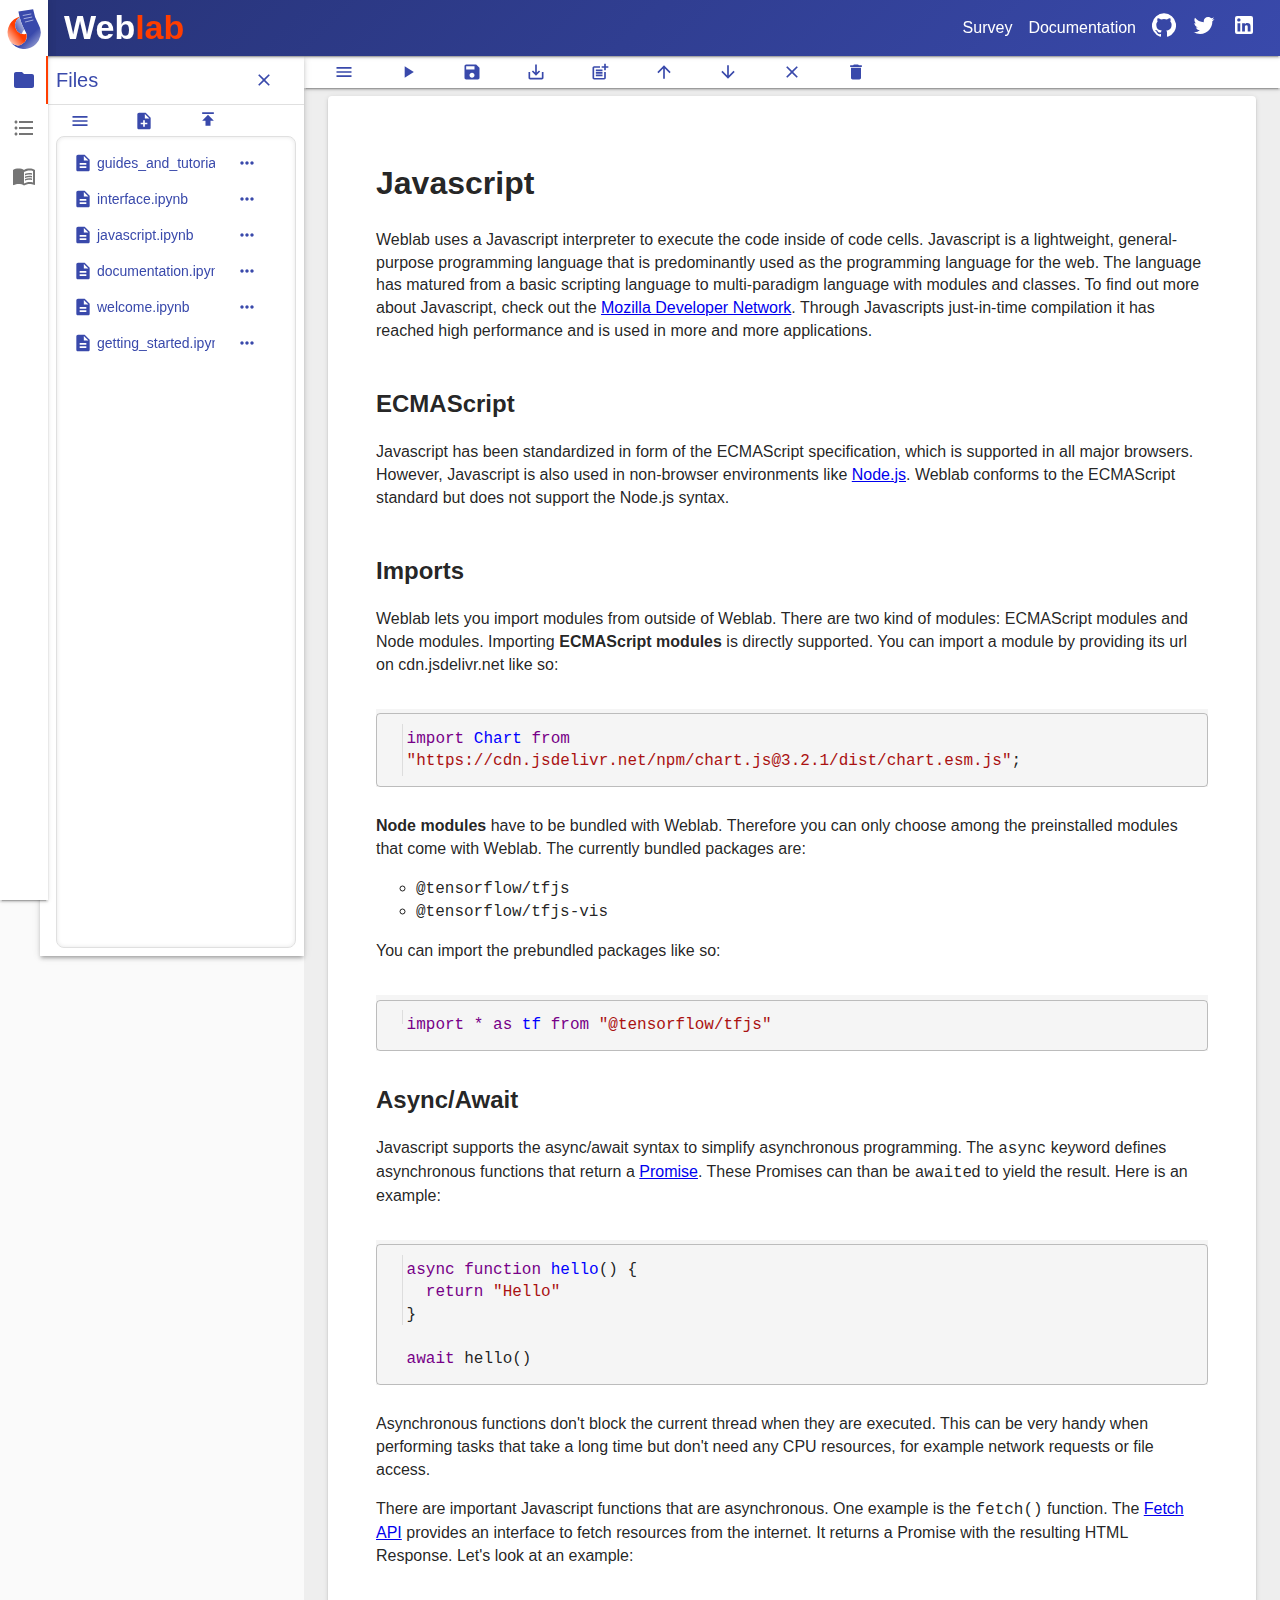
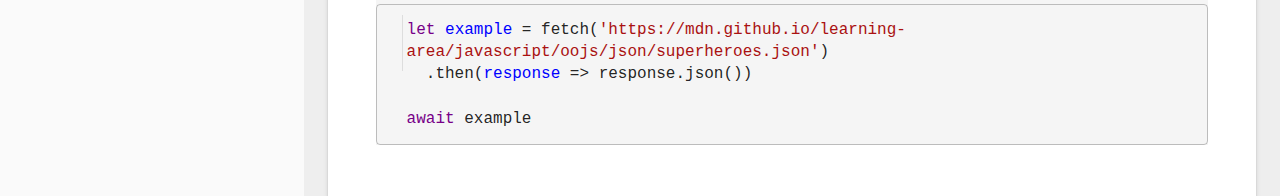
<file: documentation/javascript/index.html>
<!DOCTYPE html><html><head><meta charSet="utf-8"/><meta http-equiv="x-ua-compatible" content="ie=edge"/><meta name="viewport" content="width=device-width, initial-scale=1, shrink-to-fit=no"/><meta http-equiv="Content-Security-Policy" content="base-uri &#x27;self&#x27;; default-src &#x27;self&#x27;; script-src &#x27;self&#x27; &#x27;unsafe-eval&#x27; https://cdn.jsdelivr.net https://cdn.skypack.dev https://www.google-analytics.com &#x27;sha256-xNgtAzcZL1MCVadvib55stiXQ8NPkADeGn/oWwM6yDc=&#x27; &#x27;sha256-BACJkbia6E+EPD1EMjryhod2TSVa2Cywm2TBHEn8hMg=&#x27; &#x27;sha256-4REj2pqmY8uwqw3qSZ3knPzm9J+F88W0JWmeojnZkVs=&#x27; &#x27;sha256-gmQhmEQPyB/IzVIjV6QstWH3G4qsm4wTDDjs9U44YXo=&#x27;; style-src  &#x27;self&#x27; &#x27;unsafe-inline&#x27;; object-src &#x27;none&#x27;; form-action &#x27;self&#x27;; font-src &#x27;self&#x27; data:; connect-src &#x27;self&#x27; https:; img-src &#x27;self&#x27; data: https: https://www.google-analytics.com;"/><style data-href="/styles.ecce6f4fc36bb278113d.css" id="gatsby-global-css">body{margin:0}img[alt=landing]{aspect-ratio:3.208/1;width:100%}img[alt=compatible],img[alt=interactive],img[alt=javascript]{aspect-ratio:3.166/1;width:33%}</style><meta name="generator" content="Gatsby 3.6.2"/><style id="jss-server-side">.MuiButtonBase-root{color:inherit;border:0;cursor:pointer;margin:0;display:inline-flex;outline:0;padding:0;position:relative;align-items:center;-webkit-user-select:none;-moz-user-select:none;-ms-user-select:none;user-select:none;border-radius:0;vertical-align:middle;-moz-appearance:none;justify-content:center;text-decoration:none;background-color:transparent;-webkit-appearance:none;-webkit-tap-highlight-color:transparent}.MuiButtonBase-root::-moz-focus-inner{border-style:none}.MuiButtonBase-root.Mui-disabled{cursor:default;pointer-events:none}@media print{.MuiButtonBase-root{-webkit-print-color-adjust:exact;color-adjust:exact}}.MuiListItem-root{width:100%;display:flex;position:relative;box-sizing:border-box;text-align:left;align-items:center;padding-top:8px;padding-bottom:8px;justify-content:flex-start;text-decoration:none}.MuiListItem-root.Mui-focusVisible{background-color:rgba(0,0,0,.08)}.MuiListItem-root.Mui-selected,.MuiListItem-root.Mui-selected:hover{background-color:rgba(0,0,0,.08)}.MuiListItem-root.Mui-disabled{opacity:.5}.MuiListItem-container{position:relative}.MuiListItem-dense{padding-top:4px;padding-bottom:4px}.MuiListItem-alignItemsFlexStart{align-items:flex-start}.MuiListItem-divider{border-bottom:1px solid rgba(0,0,0,.12);background-clip:padding-box}.MuiListItem-gutters{padding-left:16px;padding-right:16px}.MuiListItem-button{transition:background-color 150ms cubic-bezier(.4,0,.2,1) 0s}.MuiListItem-button:hover{text-decoration:none;background-color:rgba(0,0,0,.04)}@media (hover:none){.MuiListItem-button:hover{background-color:transparent}}.MuiListItem-secondaryAction{padding-right:48px}.MuiInputBase-root{color:rgba(0,0,0,.87);cursor:text;display:inline-flex;position:relative;font-size:1rem;box-sizing:border-box;align-items:center;font-family:Helvetica,Arial;font-weight:400;line-height:1.1876em}.MuiInputBase-root.Mui-disabled{color:rgba(0,0,0,.38);cursor:default}.MuiInputBase-multiline{padding:6px 0 7px}.MuiInputBase-multiline.MuiInputBase-marginDense{padding-top:3px}.MuiInputBase-fullWidth{width:100%}.MuiInputBase-input{font:inherit;color:currentColor;width:100%;border:0;height:1.1876em;margin:0;display:block;padding:6px 0 7px;min-width:0;background:0 0;box-sizing:content-box;-webkit-animation-name:mui-auto-fill-cancel;animation-name:mui-auto-fill-cancel;letter-spacing:inherit;-webkit-animation-duration:10ms;animation-duration:10ms;-webkit-tap-highlight-color:transparent}.MuiInputBase-input::-webkit-input-placeholder{color:currentColor;opacity:.42;-webkit-transition:opacity .2s cubic-bezier(.4,0,.2,1) 0s;transition:opacity .2s cubic-bezier(.4,0,.2,1) 0s}.MuiInputBase-input::-moz-placeholder{color:currentColor;opacity:.42;-moz-transition:opacity .2s cubic-bezier(.4,0,.2,1) 0s;transition:opacity .2s cubic-bezier(.4,0,.2,1) 0s}.MuiInputBase-input:-ms-input-placeholder{color:currentColor;opacity:.42;-ms-transition:opacity .2s cubic-bezier(.4,0,.2,1) 0s;transition:opacity .2s cubic-bezier(.4,0,.2,1) 0s}.MuiInputBase-input::-ms-input-placeholder{color:currentColor;opacity:.42;-ms-transition:opacity .2s cubic-bezier(.4,0,.2,1) 0s;transition:opacity .2s cubic-bezier(.4,0,.2,1) 0s}.MuiInputBase-input:focus{outline:0}.MuiInputBase-input:invalid{box-shadow:none}.MuiInputBase-input::-webkit-search-decoration{-webkit-appearance:none}.MuiInputBase-input.Mui-disabled{opacity:1}.MuiInputBase-input:-webkit-autofill{-webkit-animation-name:mui-auto-fill;animation-name:mui-auto-fill;-webkit-animation-duration:5000s;animation-duration:5000s}label[data-shrink=false]+.MuiInputBase-formControl .MuiInputBase-input::-webkit-input-placeholder{opacity:0!important}label[data-shrink=false]+.MuiInputBase-formControl .MuiInputBase-input::-moz-placeholder{opacity:0!important}label[data-shrink=false]+.MuiInputBase-formControl .MuiInputBase-input:-ms-input-placeholder{opacity:0!important}label[data-shrink=false]+.MuiInputBase-formControl .MuiInputBase-input::-ms-input-placeholder{opacity:0!important}label[data-shrink=false]+.MuiInputBase-formControl .MuiInputBase-input:focus::-webkit-input-placeholder{opacity:.42}label[data-shrink=false]+.MuiInputBase-formControl .MuiInputBase-input:focus::-moz-placeholder{opacity:.42}label[data-shrink=false]+.MuiInputBase-formControl .MuiInputBase-input:focus:-ms-input-placeholder{opacity:.42}label[data-shrink=false]+.MuiInputBase-formControl .MuiInputBase-input:focus::-ms-input-placeholder{opacity:.42}.MuiInputBase-inputMarginDense{padding-top:3px}.MuiInputBase-inputMultiline{height:auto;resize:none;padding:0}.MuiInputBase-inputTypeSearch{-moz-appearance:textfield;-webkit-appearance:textfield}.MuiInput-root{position:relative}label+.MuiInput-formControl{margin-top:16px}.MuiInput-colorSecondary.MuiInput-underline:after{border-bottom-color:#ff3d00}.MuiInput-underline:after{left:0;right:0;bottom:0;content:"";position:absolute;transform:scaleX(0);transition:transform .2s cubic-bezier(0,0,.2,1) 0s;border-bottom:2px solid #3949ab;pointer-events:none}.MuiInput-underline.Mui-focused:after{transform:scaleX(1)}.MuiInput-underline.Mui-error:after{transform:scaleX(1);border-bottom-color:#f44336}.MuiInput-underline:before{left:0;right:0;bottom:0;content:"\00a0";position:absolute;transition:border-bottom-color .2s cubic-bezier(.4,0,.2,1) 0s;border-bottom:1px solid rgba(0,0,0,.42);pointer-events:none}.MuiInput-underline:hover:not(.Mui-disabled):before{border-bottom:2px solid rgba(0,0,0,.87)}.MuiInput-underline.Mui-disabled:before{border-bottom-style:dotted}@media (hover:none){.MuiInput-underline:hover:not(.Mui-disabled):before{border-bottom:1px solid rgba(0,0,0,.42)}}.jss39{top:-5px;left:0;right:0;bottom:0;margin:0;padding:0 8px;overflow:hidden;position:absolute;border-style:solid;border-width:1px;border-radius:inherit;pointer-events:none}.jss40{padding:0;text-align:left;transition:width 150ms cubic-bezier(0,0,.2,1) 0s;line-height:11px}.jss41{width:auto;height:11px;display:block;padding:0;font-size:.75em;max-width:.01px;text-align:left;transition:max-width 50ms cubic-bezier(0,0,.2,1) 0s;visibility:hidden}.jss41>span{display:inline-block;padding-left:5px;padding-right:5px}.jss42{max-width:1000px;transition:max-width .1s cubic-bezier(0,0,.2,1) 50ms}.MuiOutlinedInput-root{position:relative;border-radius:4px}.MuiOutlinedInput-root:hover .MuiOutlinedInput-notchedOutline{border-color:rgba(0,0,0,.87)}@media (hover:none){.MuiOutlinedInput-root:hover .MuiOutlinedInput-notchedOutline{border-color:rgba(0,0,0,.23)}}.MuiOutlinedInput-root.Mui-focused .MuiOutlinedInput-notchedOutline{border-color:#3949ab;border-width:2px}.MuiOutlinedInput-root.Mui-error .MuiOutlinedInput-notchedOutline{border-color:#f44336}.MuiOutlinedInput-root.Mui-disabled .MuiOutlinedInput-notchedOutline{border-color:rgba(0,0,0,.26)}.MuiOutlinedInput-colorSecondary.Mui-focused .MuiOutlinedInput-notchedOutline{border-color:#ff3d00}.MuiOutlinedInput-adornedStart{padding-left:14px}.MuiOutlinedInput-adornedEnd{padding-right:14px}.MuiOutlinedInput-multiline{padding:18.5px 14px}.MuiOutlinedInput-multiline.MuiOutlinedInput-marginDense{padding-top:10.5px;padding-bottom:10.5px}.MuiOutlinedInput-notchedOutline{border-color:rgba(0,0,0,.23)}.MuiOutlinedInput-input{padding:18.5px 14px}.MuiOutlinedInput-input:-webkit-autofill{border-radius:inherit}.MuiOutlinedInput-inputMarginDense{padding-top:10.5px;padding-bottom:10.5px}.MuiOutlinedInput-inputMultiline{padding:0}.MuiOutlinedInput-inputAdornedStart{padding-left:0}.MuiOutlinedInput-inputAdornedEnd{padding-right:0}.MuiFormLabel-root{color:rgba(0,0,0,.54);padding:0;font-size:1rem;font-family:Helvetica,Arial;font-weight:400;line-height:1}.MuiFormLabel-root.Mui-focused{color:#3949ab}.MuiFormLabel-root.Mui-disabled{color:rgba(0,0,0,.38)}.MuiFormLabel-root.Mui-error{color:#f44336}.MuiFormLabel-colorSecondary.Mui-focused{color:#ff3d00}.MuiFormLabel-asterisk.Mui-error{color:#f44336}.MuiInputLabel-root{display:block;transform-origin:top left}.MuiInputLabel-formControl{top:0;left:0;position:absolute;transform:translate(0,24px) scale(1)}.MuiInputLabel-marginDense{transform:translate(0,21px) scale(1)}.MuiInputLabel-shrink{transform:translate(0,1.5px) scale(.75);transform-origin:top left}.MuiInputLabel-animated{transition:color .2s cubic-bezier(0,0,.2,1) 0s,transform .2s cubic-bezier(0,0,.2,1) 0s}.MuiInputLabel-filled{z-index:1;transform:translate(12px,20px) scale(1);pointer-events:none}.MuiInputLabel-filled.MuiInputLabel-marginDense{transform:translate(12px,17px) scale(1)}.MuiInputLabel-filled.MuiInputLabel-shrink{transform:translate(12px,10px) scale(.75)}.MuiInputLabel-filled.MuiInputLabel-shrink.MuiInputLabel-marginDense{transform:translate(12px,7px) scale(.75)}.MuiInputLabel-outlined{z-index:1;transform:translate(14px,20px) scale(1);pointer-events:none}.MuiInputLabel-outlined.MuiInputLabel-marginDense{transform:translate(14px,12px) scale(1)}.MuiInputLabel-outlined.MuiInputLabel-shrink{transform:translate(14px,-6px) scale(.75)}.MuiFormControl-root{border:0;margin:0;display:inline-flex;padding:0;position:relative;min-width:0;flex-direction:column;vertical-align:top}.MuiFormControl-marginNormal{margin-top:16px;margin-bottom:8px}.MuiFormControl-marginDense{margin-top:8px;margin-bottom:4px}.MuiFormControl-fullWidth{width:100%}.MuiPopover-paper{outline:0;position:absolute;max-width:calc(100% - 32px);min-width:16px;max-height:calc(100% - 32px);min-height:16px;overflow-x:hidden;overflow-y:auto}.MuiList-root{margin:0;padding:0;position:relative;list-style:none}.MuiList-padding{padding-top:8px;padding-bottom:8px}.MuiList-subheader{padding-top:0}.MuiMenu-paper{max-height:calc(100% - 96px);-webkit-overflow-scrolling:touch}.MuiMenu-list{outline:0}.MuiSvgIcon-root{fill:currentColor;width:1em;height:1em;display:inline-block;font-size:1.5rem;transition:fill .2s cubic-bezier(.4,0,.2,1) 0s;flex-shrink:0;-webkit-user-select:none;-moz-user-select:none;-ms-user-select:none;user-select:none}.MuiSvgIcon-colorPrimary{color:#3949ab}.MuiSvgIcon-colorSecondary{color:#ff3d00}.MuiSvgIcon-colorAction{color:rgba(0,0,0,.54)}.MuiSvgIcon-colorError{color:#f44336}.MuiSvgIcon-colorDisabled{color:rgba(0,0,0,.26)}.MuiSvgIcon-fontSizeInherit{font-size:inherit}.MuiSvgIcon-fontSizeSmall{font-size:1.25rem}.MuiSvgIcon-fontSizeLarge{font-size:2.1875rem}.jss7{box-shadow:0 3px 1px -2px rgba(0,0,0,.2),0 2px 2px 0 rgba(0,0,0,.14),0 1px 5px 0 rgba(0,0,0,.12)}@media (min-width:0px){.jss15{grid-template-columns:40px 8px 1fr}}@media (min-width:600px){.jss15{grid-template-columns:40px 8px 1fr}}@media (min-width:960px){.jss15{grid-template-columns:40px auto 1fr}}.jss16{box-shadow:0 3px 1px -2px rgba(0,0,0,.2),0 2px 2px 0 rgba(0,0,0,.14),0 1px 5px 0 rgba(0,0,0,.12)}.jss17{display:flex}.jss18{flex-grow:1;padding-right:16px}.jss21{padding-left:16px}.jss22{padding-left:16px}.jss23{padding-left:16px}.jss24{padding-left:16px}.jss25{padding-left:16px}.jss26{box-shadow:0 3px 3px -2px rgba(0,0,0,.2),0 3px 4px 0 rgba(0,0,0,.14),0 1px 8px 0 rgba(0,0,0,.12)}.jss31{color:#e0e0e0;display:flex;align-items:center;border-bottom:1px solid}.jss32{flex-grow:1}.jss34{border:1px solid;height:100rem;box-shadow:inset 0 0 4px rgba(0,0,0,.1);margin-left:8px;border-color:#e0e0e0;margin-right:8px;border-radius:8px;margin-bottom:8px}.jss35{box-shadow:0 3px 1px -2px rgba(0,0,0,.2),0 2px 2px 0 rgba(0,0,0,.14),0 1px 5px 0 rgba(0,0,0,.12)}.jss36{flex-direction:row}.jss38{box-shadow:0 3px 1px -2px rgba(0,0,0,.2),0 2px 2px 0 rgba(0,0,0,.14),0 1px 5px 0 rgba(0,0,0,.12);border-radius:4px}.MuiTypography-root{margin:0}.MuiTypography-body2{font-size:.875rem;font-family:Helvetica,Arial;font-weight:400;line-height:1.43}.MuiTypography-body1{font-size:1rem;font-family:Helvetica,Arial;font-weight:400;line-height:1.5}.MuiTypography-caption{font-size:.75rem;font-family:Helvetica,Arial;font-weight:400;line-height:1.66}.MuiTypography-button{font-size:.875rem;font-family:Helvetica,Arial;font-weight:500;line-height:1.75;text-transform:uppercase}.MuiTypography-h1{font-size:6rem;font-family:Helvetica,Arial;font-weight:300;line-height:1.167}.MuiTypography-h2{font-size:3.75rem;font-family:Helvetica,Arial;font-weight:300;line-height:1.2}.MuiTypography-h3{font-size:3rem;font-family:Helvetica,Arial;font-weight:400;line-height:1.167}.MuiTypography-h4{font-size:2.125rem;font-family:Helvetica,Arial;font-weight:400;line-height:1.235}.MuiTypography-h5{font-size:1.5rem;font-family:Helvetica,Arial;font-weight:400;line-height:1.334}.MuiTypography-h6{font-size:1.25rem;font-family:Helvetica,Arial;font-weight:500;line-height:1.6}.MuiTypography-subtitle1{font-size:1rem;font-family:Helvetica,Arial;font-weight:400;line-height:1.75}.MuiTypography-subtitle2{font-size:.875rem;font-family:Helvetica,Arial;font-weight:500;line-height:1.57}.MuiTypography-overline{font-size:.75rem;font-family:Helvetica,Arial;font-weight:400;line-height:2.66;text-transform:uppercase}.MuiTypography-srOnly{width:1px;height:1px;overflow:hidden;position:absolute}.MuiTypography-alignLeft{text-align:left}.MuiTypography-alignCenter{text-align:center}.MuiTypography-alignRight{text-align:right}.MuiTypography-alignJustify{text-align:justify}.MuiTypography-noWrap{overflow:hidden;white-space:nowrap;text-overflow:ellipsis}.MuiTypography-gutterBottom{margin-bottom:.35em}.MuiTypography-paragraph{margin-bottom:16px}.MuiTypography-colorInherit{color:inherit}.MuiTypography-colorPrimary{color:#3949ab}.MuiTypography-colorSecondary{color:#ff3d00}.MuiTypography-colorTextPrimary{color:rgba(0,0,0,.87)}.MuiTypography-colorTextSecondary{color:rgba(0,0,0,.54)}.MuiTypography-colorError{color:#f44336}.MuiTypography-displayInline{display:inline}.MuiTypography-displayBlock{display:block}.MuiTooltip-popper{z-index:1500;pointer-events:none}.MuiTooltip-popperInteractive{pointer-events:auto}.MuiTooltip-popperArrow[x-placement*=bottom] .MuiTooltip-arrow{top:0;left:0;margin-top:-.71em;margin-left:4px;margin-right:4px}.MuiTooltip-popperArrow[x-placement*=top] .MuiTooltip-arrow{left:0;bottom:0;margin-left:4px;margin-right:4px;margin-bottom:-.71em}.MuiTooltip-popperArrow[x-placement*=right] .MuiTooltip-arrow{left:0;width:.71em;height:1em;margin-top:4px;margin-left:-.71em;margin-bottom:4px}.MuiTooltip-popperArrow[x-placement*=left] .MuiTooltip-arrow{right:0;width:.71em;height:1em;margin-top:4px;margin-right:-.71em;margin-bottom:4px}.MuiTooltip-popperArrow[x-placement*=left] .MuiTooltip-arrow::before{transform-origin:0 0}.MuiTooltip-popperArrow[x-placement*=right] .MuiTooltip-arrow::before{transform-origin:100% 100%}.MuiTooltip-popperArrow[x-placement*=top] .MuiTooltip-arrow::before{transform-origin:100% 0}.MuiTooltip-popperArrow[x-placement*=bottom] .MuiTooltip-arrow::before{transform-origin:0 100%}.MuiTooltip-tooltip{color:#fff;padding:4px 8px;font-size:.625rem;max-width:300px;word-wrap:break-word;font-family:Helvetica,Arial;font-weight:500;line-height:1.4em;border-radius:4px;background-color:rgba(97,97,97,.9)}.MuiTooltip-tooltipArrow{margin:0;position:relative}.MuiTooltip-arrow{color:rgba(97,97,97,.9);width:1em;height:.71em;overflow:hidden;position:absolute;box-sizing:border-box}.MuiTooltip-arrow::before{width:100%;height:100%;margin:auto;content:"";display:block;transform:rotate(45deg);background-color:currentColor}.MuiTooltip-touch{padding:8px 16px;font-size:.875rem;font-weight:400;line-height:1.14286em}.MuiTooltip-tooltipPlacementLeft{margin:0 24px;transform-origin:right center}@media (min-width:600px){.MuiTooltip-tooltipPlacementLeft{margin:0 14px}}.MuiTooltip-tooltipPlacementRight{margin:0 24px;transform-origin:left center}@media (min-width:600px){.MuiTooltip-tooltipPlacementRight{margin:0 14px}}.MuiTooltip-tooltipPlacementTop{margin:24px 0;transform-origin:center bottom}@media (min-width:600px){.MuiTooltip-tooltipPlacementTop{margin:14px 0}}.MuiTooltip-tooltipPlacementBottom{margin:24px 0;transform-origin:center top}@media (min-width:600px){.MuiTooltip-tooltipPlacementBottom{margin:14px 0}}.MuiButton-root{color:rgba(0,0,0,.87);padding:6px 16px;font-size:.875rem;min-width:64px;box-sizing:border-box;transition:background-color 250ms cubic-bezier(.4,0,.2,1) 0s,box-shadow 250ms cubic-bezier(.4,0,.2,1) 0s,border 250ms cubic-bezier(.4,0,.2,1) 0s;font-family:Helvetica,Arial;font-weight:500;line-height:1.75;border-radius:4px;text-transform:uppercase}.MuiButton-root:hover{text-decoration:none;background-color:rgba(0,0,0,.04)}.MuiButton-root.Mui-disabled{color:rgba(0,0,0,.26)}@media (hover:none){.MuiButton-root:hover{background-color:transparent}}.MuiButton-root:hover.Mui-disabled{background-color:transparent}.MuiButton-label{width:100%;display:inherit;align-items:inherit;justify-content:inherit}.MuiButton-text{padding:6px 8px}.MuiButton-textPrimary{color:#3949ab}.MuiButton-textPrimary:hover{background-color:rgba(57,73,171,.04)}@media (hover:none){.MuiButton-textPrimary:hover{background-color:transparent}}.MuiButton-textSecondary{color:#ff3d00}.MuiButton-textSecondary:hover{background-color:rgba(255,61,0,.04)}@media (hover:none){.MuiButton-textSecondary:hover{background-color:transparent}}.MuiButton-outlined{border:1px solid rgba(0,0,0,.23);padding:5px 15px}.MuiButton-outlined.Mui-disabled{border:1px solid rgba(0,0,0,.12)}.MuiButton-outlinedPrimary{color:#3949ab;border:1px solid rgba(57,73,171,.5)}.MuiButton-outlinedPrimary:hover{border:1px solid #3949ab;background-color:rgba(57,73,171,.04)}@media (hover:none){.MuiButton-outlinedPrimary:hover{background-color:transparent}}.MuiButton-outlinedSecondary{color:#ff3d00;border:1px solid rgba(255,61,0,.5)}.MuiButton-outlinedSecondary:hover{border:1px solid #ff3d00;background-color:rgba(255,61,0,.04)}.MuiButton-outlinedSecondary.Mui-disabled{border:1px solid rgba(0,0,0,.26)}@media (hover:none){.MuiButton-outlinedSecondary:hover{background-color:transparent}}.MuiButton-contained{color:rgba(0,0,0,.87);box-shadow:0 3px 1px -2px rgba(0,0,0,.2),0 2px 2px 0 rgba(0,0,0,.14),0 1px 5px 0 rgba(0,0,0,.12);background-color:#e0e0e0}.MuiButton-contained:hover{box-shadow:0 2px 4px -1px rgba(0,0,0,.2),0 4px 5px 0 rgba(0,0,0,.14),0 1px 10px 0 rgba(0,0,0,.12);background-color:#d5d5d5}.MuiButton-contained.Mui-focusVisible{box-shadow:0 3px 5px -1px rgba(0,0,0,.2),0 6px 10px 0 rgba(0,0,0,.14),0 1px 18px 0 rgba(0,0,0,.12)}.MuiButton-contained:active{box-shadow:0 5px 5px -3px rgba(0,0,0,.2),0 8px 10px 1px rgba(0,0,0,.14),0 3px 14px 2px rgba(0,0,0,.12)}.MuiButton-contained.Mui-disabled{color:rgba(0,0,0,.26);box-shadow:none;background-color:rgba(0,0,0,.12)}@media (hover:none){.MuiButton-contained:hover{box-shadow:0 3px 1px -2px rgba(0,0,0,.2),0 2px 2px 0 rgba(0,0,0,.14),0 1px 5px 0 rgba(0,0,0,.12);background-color:#e0e0e0}}.MuiButton-contained:hover.Mui-disabled{background-color:rgba(0,0,0,.12)}.MuiButton-containedPrimary{color:#fff;background-color:#3949ab}.MuiButton-containedPrimary:hover{background-color:#273377}@media (hover:none){.MuiButton-containedPrimary:hover{background-color:#3949ab}}.MuiButton-containedSecondary{color:#fff;background-color:#ff3d00}.MuiButton-containedSecondary:hover{background-color:#b22a00}@media (hover:none){.MuiButton-containedSecondary:hover{background-color:#ff3d00}}.MuiButton-disableElevation{box-shadow:none}.MuiButton-disableElevation:hover{box-shadow:none}.MuiButton-disableElevation.Mui-focusVisible{box-shadow:none}.MuiButton-disableElevation:active{box-shadow:none}.MuiButton-disableElevation.Mui-disabled{box-shadow:none}.MuiButton-colorInherit{color:inherit;border-color:currentColor}.MuiButton-textSizeSmall{padding:4px 5px;font-size:.8125rem}.MuiButton-textSizeLarge{padding:8px 11px;font-size:.9375rem}.MuiButton-outlinedSizeSmall{padding:3px 9px;font-size:.8125rem}.MuiButton-outlinedSizeLarge{padding:7px 21px;font-size:.9375rem}.MuiButton-containedSizeSmall{padding:4px 10px;font-size:.8125rem}.MuiButton-containedSizeLarge{padding:8px 22px;font-size:.9375rem}.MuiButton-fullWidth{width:100%}.MuiButton-startIcon{display:inherit;margin-left:-4px;margin-right:8px}.MuiButton-startIcon.MuiButton-iconSizeSmall{margin-left:-2px}.MuiButton-endIcon{display:inherit;margin-left:8px;margin-right:-4px}.MuiButton-endIcon.MuiButton-iconSizeSmall{margin-right:-2px}.MuiButton-iconSizeSmall>:first-child{font-size:18px}.MuiButton-iconSizeMedium>:first-child{font-size:20px}.MuiButton-iconSizeLarge>:first-child{font-size:22px}.MuiToolbar-root{display:flex;position:relative;align-items:center}.MuiToolbar-gutters{padding-left:16px;padding-right:16px}@media (min-width:600px){.MuiToolbar-gutters{padding-left:24px;padding-right:24px}}.MuiToolbar-regular{min-height:56px}@media (min-width:0px) and (orientation:landscape){.MuiToolbar-regular{min-height:48px}}@media (min-width:600px){.MuiToolbar-regular{min-height:64px}}.MuiToolbar-dense{min-height:48px}.MuiLink-underlineNone{text-decoration:none}.MuiLink-underlineHover{text-decoration:none}.MuiLink-underlineHover:hover{text-decoration:underline}.MuiLink-underlineAlways{text-decoration:underline}.MuiLink-button{border:0;cursor:pointer;margin:0;outline:0;padding:0;position:relative;-webkit-user-select:none;-moz-user-select:none;-ms-user-select:none;user-select:none;border-radius:0;vertical-align:middle;-moz-appearance:none;background-color:transparent;-webkit-appearance:none;-webkit-tap-highlight-color:transparent}.MuiLink-button::-moz-focus-inner{border-style:none}.MuiLink-button.Mui-focusVisible{outline:auto}.jss11{width:100%;bottom:0;height:2px;position:absolute;transition:all .3s cubic-bezier(.4,0,.2,1) 0s}.jss12{background-color:#3949ab}.jss13{background-color:#ff3d00}.jss14{right:0;width:2px;height:100%}.MuiTabs-root{display:flex;overflow:hidden;min-height:48px;-webkit-overflow-scrolling:touch}.MuiTabs-vertical{flex-direction:column}.MuiTabs-flexContainer{display:flex}.MuiTabs-flexContainerVertical{flex-direction:column}.MuiTabs-centered{justify-content:center}.MuiTabs-scroller{flex:1 1 auto;display:inline-block;position:relative;white-space:nowrap}.MuiTabs-fixed{width:100%;overflow-x:hidden}.MuiTabs-scrollable{overflow-x:scroll;scrollbar-width:none}.MuiTabs-scrollable::-webkit-scrollbar{display:none}@media (max-width:599.95px){.MuiTabs-scrollButtonsDesktop{display:none}}.MuiTab-root{padding:6px 12px;overflow:hidden;position:relative;font-size:.875rem;max-width:264px;min-width:72px;box-sizing:border-box;min-height:48px;text-align:center;flex-shrink:0;font-family:Helvetica,Arial;font-weight:500;line-height:1.75;white-space:normal;text-transform:uppercase}@media (min-width:600px){.MuiTab-root{min-width:160px}}.MuiTab-labelIcon{min-height:72px;padding-top:9px}.MuiTab-labelIcon .MuiTab-wrapper>:first-child{margin-bottom:6px}.MuiTab-textColorInherit{color:inherit;opacity:.7}.MuiTab-textColorInherit.Mui-selected{opacity:1}.MuiTab-textColorInherit.Mui-disabled{opacity:.5}.MuiTab-textColorPrimary{color:rgba(0,0,0,.54)}.MuiTab-textColorPrimary.Mui-selected{color:#3949ab}.MuiTab-textColorPrimary.Mui-disabled{color:rgba(0,0,0,.38)}.MuiTab-textColorSecondary{color:rgba(0,0,0,.54)}.MuiTab-textColorSecondary.Mui-selected{color:#ff3d00}.MuiTab-textColorSecondary.Mui-disabled{color:rgba(0,0,0,.38)}.MuiTab-fullWidth{flex-grow:1;max-width:none;flex-basis:0;flex-shrink:1}.MuiTab-wrapped{font-size:.75rem;line-height:1.5}.MuiTab-wrapper{width:100%;display:inline-flex;align-items:center;flex-direction:column;justify-content:center}.jss8{max-width:40px;max-height:40px;vertical-align:middle}.jss9{min-width:40px}.MuiTabPanel-root{padding:24px}.jss27{float:right}.jss28{display:inline}.jss29{display:flex;padding:0;max-height:100vh;flex-direction:column}.MuiContainer-root{width:100%;display:block;box-sizing:border-box;margin-left:auto;margin-right:auto;padding-left:16px;padding-right:16px}@media (min-width:600px){.MuiContainer-root{padding-left:24px;padding-right:24px}}.MuiContainer-disableGutters{padding-left:0;padding-right:0}@media (min-width:600px){.MuiContainer-fixed{max-width:600px}}@media (min-width:960px){.MuiContainer-fixed{max-width:960px}}@media (min-width:1280px){.MuiContainer-fixed{max-width:1280px}}@media (min-width:1920px){.MuiContainer-fixed{max-width:1920px}}@media (min-width:0px){.MuiContainer-maxWidthXs{max-width:444px}}@media (min-width:600px){.MuiContainer-maxWidthSm{max-width:600px}}@media (min-width:960px){.MuiContainer-maxWidthMd{max-width:960px}}@media (min-width:1280px){.MuiContainer-maxWidthLg{max-width:1280px}}@media (min-width:1920px){.MuiContainer-maxWidthXl{max-width:1920px}}html{box-sizing:border-box;-webkit-font-smoothing:antialiased;-moz-osx-font-smoothing:grayscale}*,::after,::before{box-sizing:inherit}b,strong{font-weight:700}body{color:rgba(0,0,0,.87);margin:0;font-size:.875rem;font-family:Helvetica,Arial;font-weight:400;line-height:1.43;background-color:#fafafa}@media print{body{background-color:#fff}}body::-webkit-backdrop{background-color:#fafafa}body::backdrop{background-color:#fafafa}.jss1{grid-row:3;overflow-x:scroll;grid-column:3;background-color:#eee}.jss2{top:0;display:flex;z-index:30;grid-row:2;position:sticky;overflow-x:auto;grid-column:3;padding-left:8px;padding-right:8px;background-color:#fff}.jss3{top:0;height:100vh;z-index:40;grid-row:2;overflow:hidden;position:sticky;grid-column:2;padding-left:8px;background-color:#fff}.jss4{top:0;left:0;height:100%;z-index:60;position:fixed;background-color:#fff}.jss5{display:flex;z-index:50;grid-row:1;background:linear-gradient(135deg,#273377,#3949ab);line-height:56px;grid-column-end:4;grid-column-start:1}.jss6{display:grid;transition:.2s;grid-template-rows:56px 32px 1fr;transition-property:gridTemplateColumns}</style><title data-react-helmet="true">Weblab - Machine Learning notebook for Javascript</title><link data-react-helmet="true" href="favicon.png" rel="icon" type="image/png"/><meta data-react-helmet="true" content="Find information on importing javascript modules and asynchronous programming." name="description"/><meta data-react-helmet="true" content="8qW6zXcgTpuGGh0Tv5OluYL6OurWCv1PKiGM--bhmCQ" name="google-site-verification"/><script data-react-helmet="true" type="application/ld+json">{
          "@context": "https://schema.org",
          "@type": "WebApplication",
          "headline": "Run code and visualize data in an interactive notebook.",
          "applicationCategory": "Machine Learning, Data Science",
          "operatingSystem": "Windows, MacOS, Linux",
          "image": "https://www.weblab.ai/landing1x1.svg"
        }</script><link rel="preconnect" href="https://www.google-analytics.com"/><link rel="dns-prefetch" href="https://www.google-analytics.com"/><script>
  
  function gaOptout(){document.cookie=disableStr+'=true; expires=Thu, 31 Dec 2099 23:59:59 UTC;path=/',window[disableStr]=!0}var gaProperty='UA-190347187-1',disableStr='ga-disable-'+gaProperty;document.cookie.indexOf(disableStr+'=true')>-1&&(window[disableStr]=!0);
  if(!(parseInt(navigator.doNotTrack) === 1 || parseInt(window.doNotTrack) === 1 || parseInt(navigator.msDoNotTrack) === 1 || navigator.doNotTrack === "yes")) {
    (function(i,s,o,g,r,a,m){i['GoogleAnalyticsObject']=r;i[r]=i[r]||function(){
    (i[r].q=i[r].q||[]).push(arguments)},i[r].l=1*new Date();a=s.createElement(o),
    m=s.getElementsByTagName(o)[0];a.async=1;a.src=g;m.parentNode.insertBefore(a,m)
    })(window,document,'script','https://www.google-analytics.com/analytics.js','ga');
  }
  if (typeof ga === "function") {
    ga('create', 'UA-190347187-1', 'auto', {"storage":"none"});
      ga('set', 'anonymizeIp', true);
      
      
      
      
      }</script><link rel="sitemap" type="application/xml" href="/sitemap-index.xml"/><link as="script" rel="preload" href="/webpack-runtime-e9095afa495fdd782041.js"/><link as="script" rel="preload" href="/framework-dd0b1ffe55258bec5093.js"/><link as="script" rel="preload" href="/app-70687613299fa764e3e9.js"/><link as="script" rel="preload" href="/4ad82c5e-bf67ffc6c526407f1001.js"/><link as="script" rel="preload" href="/0dbaf208425a7f75037186594286768a9b17f2aa-ed8deaa23d3770f01946.js"/><link as="script" rel="preload" href="/component---src-pages-documentation-javascript-js-fdc777014061c9dbf411.js"/><link as="fetch" rel="preload" href="/page-data/documentation/javascript/page-data.json" crossorigin="anonymous"/><link as="fetch" rel="preload" href="/page-data/app-data.json" crossorigin="anonymous"/></head><body><div id="___gatsby"><div style="outline:none" tabindex="-1" id="gatsby-focus-wrapper"><div class="MuiBox-root jss7 jss4"><nav><div class="MuiBox-root jss10" style="height:56px;line-height:56px;text-align:center;width:48px"><a class="MuiTypography-root MuiLink-root MuiLink-underlineHover MuiTypography-colorPrimary" href="/"><svg color="secondary" class="jss8" font-size="large" width="100mm" height="100mm" version="1.1" viewBox="0 0 100 100"><defs><linearGradient id="linearGradient936" x1="88.25" x2="-41.08" y1="208.83" y2="307.69" gradientTransform="matrix(.26458 0 0 .26458 -11.048 145.18)" gradientUnits="userSpaceOnUse"><stop stop-color="#ff3d00" offset="0"></stop><stop stop-color="#fff" offset="1"></stop></linearGradient><linearGradient id="linearGradient946" x1="182.86" x2="360.76" y1="278.66" y2="464.05" gradientTransform="matrix(.26458 0 0 .26458 -11.048 145.18)" gradientUnits="userSpaceOnUse"><stop stop-color="#3949ab" offset="0"></stop><stop stop-color="#fff" offset="1"></stop></linearGradient><linearGradient id="linearGradient954" x1="95.817" x2="219.09" y1="197.01" y2="122.54" gradientTransform="matrix(.26458 0 0 .26458 -11.048 145.18)" gradientUnits="userSpaceOnUse"><stop stop-color="#606dbb" offset="0"></stop><stop stop-color="#fff" offset="1"></stop></linearGradient></defs><g transform="translate(11.048 -145.18)"><g transform="translate(9.0607 .37075)"><path d="m52.737 145.18-36.797 5.8037a146.27 146.41 0 0 0 17.83 50.442l0.0041-3e-3a22.735 22.735 0 0 1 2.3076 5.4476 22.735 22.735 0 0 0 2.0341-0.64822 22.735 22.735 0 0 1-2.0341 0.64822 22.735 22.735 0 0 1-2.2404 17.304 22.735 22.735 0 0 1-3.581 4.6374 22.735 22.735 0 0 0 1.3797 1.2672 22.735 22.735 0 0 1-1.3797-1.2672 22.735 22.735 0 0 1-27.476 3.6842 22.735 22.735 0 0 1-7.9538-7.7218 41.336 41.336 0 0 0 14.762 14.53 41.336 41.336 0 0 0 55.233-13.221 22.735 22.735 0 0 1-0.06867 0.086 41.336 41.336 0 0 0 1.2978-2.0088 41.336 41.336 0 0 0 0.80531-1.5164 22.735 22.735 0 0 1-0.04644 0.10916 41.336 41.336 0 0 0-0.79506-39.975l0.0066-4e-3a109.02 109.12 0 0 1-13.289-37.595zm-0.51886 45.579a22.735 22.735 0 0 1-0.02113 0.0798 22.735 22.735 0 0 0-0.08566-0.018zm1.7592 0.64639a22.735 22.735 0 0 1 1.0544 0.41196 22.735 22.735 0 0 0-1.0544-0.41196zm2.0992 0.86364a22.735 22.735 0 0 1 1.6619 0.84943 22.735 22.735 0 0 0-1.6619-0.84943zm-4.4355 0.29222a22.735 22.735 0 0 1-0.41291 1.0592 22.735 22.735 0 0 0 0.41291-1.0592zm-0.86748 2.0985a22.735 22.735 0 0 1-0.82273 1.6132 22.735 22.735 0 0 0 0.82273-1.6132zm12.276 2.6974a22.735 22.735 0 0 1 0.7941 0.94822 22.735 22.735 0 0 0-0.7941-0.94822zm-14.258 0.70844a22.735 22.735 0 0 1-0.69936 0.89685 22.735 22.735 0 0 0 0.69936-0.89685zm-1.408 1.7834a22.735 22.735 0 0 1-0.78331 0.82028 22.735 22.735 0 0 0 0.78331-0.82028zm-1.5792 1.634a22.735 22.735 0 0 1-0.86097 0.73781 22.735 22.735 0 0 0 0.86097-0.73781zm21.034 1.4333a22.735 22.735 0 0 1 0.5226 1.2286 22.735 22.735 0 0 0-0.5226-1.2286zm-22.768 0.0341a22.735 22.735 0 0 1-0.93381 0.65065 22.735 22.735 0 0 0 0.93381-0.65065zm-1.8717 1.2874a22.735 22.735 0 0 1-0.99543 0.55475 22.735 22.735 0 0 0 0.99543-0.55475zm25.522 0.76509a22.735 22.735 0 0 1 0.43683 1.4011 22.735 22.735 0 0 0-0.43683-1.4011zm-27.513 0.32907a22.735 22.735 0 0 1-1.0423 0.45115 22.735 22.735 0 0 0 1.0423-0.45115zm28.184 1.8348a22.735 22.735 0 0 1 0.32383 1.5793 22.735 22.735 0 0 0-0.32383-1.5793zm0.45168 2.2193a22.735 22.735 0 0 1 0.17869 1.7409 22.735 22.735 0 0 0-0.17869-1.7409zm0.22878 2.254a22.735 22.735 0 0 1 4e-3 1.8718 22.735 22.735 0 0 0-4e-3 -1.8718zm3e-3 2.2665a22.735 22.735 0 0 1-0.19258 1.9634 22.735 22.735 0 0 0 0.19258-1.9634zm-0.2228 2.2565a22.735 22.735 0 0 1-0.41067 2.0496 22.735 22.735 0 0 0 0.41067-2.0496zm-0.44602 2.2219a22.735 22.735 0 0 1-0.64083 2.0884 22.735 22.735 0 0 0 0.64083-2.0884zm-0.66572 2.1682a22.735 22.735 0 0 1-0.87784 2.0893 22.735 22.735 0 0 0 0.87784-2.0893zm-4.0762 6.9878a22.735 22.735 0 0 1-0.93808 1.0187 22.735 22.735 0 0 0 0.93808-1.0187zm-1.5584 1.654a22.735 22.735 0 0 1-1.0306 0.91597 22.735 22.735 0 0 0 1.0306-0.91597zm-1.7166 1.4906a22.735 22.735 0 0 1-1.1092 0.80307 22.735 22.735 0 0 0 1.1092-0.80307zm-27.863 0.10713a22.735 22.735 0 0 0 0.90764 0.67992 22.735 22.735 0 0 1-0.90764-0.67992zm26.005 1.2052a22.735 22.735 0 0 1-1.173 0.68196 22.735 22.735 0 0 0 1.173-0.68196zm-23.527 0.49869a22.735 22.735 0 0 0 1.7323 0.88734 22.735 22.735 0 0 1-1.7323-0.88734zm21.547 0.62139a22.735 22.735 0 0 1-1.2215 0.55528 22.735 22.735 0 0 0 1.2215-0.55528zm-18.796 0.6999a22.735 22.735 0 0 0 1.0905 0.42722 22.735 22.735 0 0 1-1.0905-0.42722zm16.713 0.21671a22.735 22.735 0 0 1-1.2559 0.42551 22.735 22.735 0 0 0 1.2559-0.42551zm-14.589 0.53328a22.735 22.735 0 0 0 1.1521 0.32309 22.735 22.735 0 0 1-1.1521-0.32309zm12.425 0.17046a22.735 22.735 0 0 1-1.2755 0.29414 22.735 22.735 0 0 0 1.2755-0.29414zm-10.238 0.36539a22.735 22.735 0 0 0 1.2036 0.21083 22.735 22.735 0 0 1-1.2036-0.21083zm8.0132 0.11844a22.735 22.735 0 0 1-1.2783 0.16278 22.735 22.735 0 0 0 1.2783-0.16278zm-5.7812 0.19845a22.735 22.735 0 0 0 1.2411 0.0912 22.735 22.735 0 0 1-1.2411-0.0912zm3.5182 0.0604a22.735 22.735 0 0 1-1.267 0.0337 22.735 22.735 0 0 0 1.267-0.0337z" fill="url(#linearGradient946)"></path><path d="m18.644 163.91a41.336 41.336 0 0 0-24.18 18.925 41.336 41.336 0 0 0-0.87495 39.646 22.735 22.735 0 0 1-0.011001-0.0267 41.336 41.336 0 0 0 1.2718 2.3435 22.735 22.735 0 0 0 7.9357 7.6955 22.735 22.735 0 0 0 27.476-3.6843 22.735 22.735 0 0 0 3.5811-4.6374 22.735 22.735 0 0 0 2.2403-17.304 22.735 22.735 0 0 1-11.646 4e-3 22.735 22.735 0 0 0-0.34936 1.6139 22.735 22.735 0 0 1 0.34936-1.6139 22.735 22.735 0 0 1-5.5416-2.2797 22.735 22.735 0 0 1-10.562-13.752 22.735 22.735 0 0 1 2.2404-17.304 22.735 22.735 0 0 1 8.347-8.305 146.27 146.41 0 0 1-0.27599-1.3196zm5.2534 45.694a22.735 22.735 0 0 0-0.12838 1.1296 22.735 22.735 0 0 1 0.12838-1.1296zm-0.20517 2.2606a22.735 22.735 0 0 0-0.01495 1.137 22.735 22.735 0 0 1 0.01495-1.137zm0.02157 2.2713a22.735 22.735 0 0 0 0.09847 1.1317 22.735 22.735 0 0 1-0.09847-1.1317zm0.24811 2.2567a22.735 22.735 0 0 0 0.21094 1.1159 22.735 22.735 0 0 1-0.21094-1.1159zm0.4724 2.222a22.735 22.735 0 0 0 0.32063 1.087 22.735 22.735 0 0 1-0.32063-1.087zm0.692 2.1634a22.735 22.735 0 0 0 0.42733 1.0488 22.735 22.735 0 0 1-0.42733-1.0488zm0.90411 2.0824a22.735 22.735 0 0 0 0.52986 1.0012 22.735 22.735 0 0 1-0.52986-1.0012zm1.1073 1.9818a22.735 22.735 0 0 0 0.62877 0.94534 22.735 22.735 0 0 1-0.62877-0.94534zm1.2988 1.8602a22.735 22.735 0 0 0 0.72137 0.87955 22.735 22.735 0 0 1-0.72137-0.87955z" fill="url(#linearGradient936)"></path><path d="m18.921 165.24a22.735 22.735 0 0 0-8.3481 8.3 22.735 22.735 0 0 0-2.2403 17.304 22.735 22.735 0 0 0 10.562 13.752 22.735 22.735 0 0 0 5.5416 2.2797 22.735 22.735 0 0 1 2.246-5.4343 22.735 22.735 0 0 1 3.5811-4.6375 22.735 22.735 0 0 0-1.3794-1.2668 22.735 22.735 0 0 1 1.3794 1.2668 22.735 22.735 0 0 1 0.70236-0.63986 146.27 146.41 0 0 1-12.045-30.925zm-3.8341 24.862a22.735 22.735 0 0 1 0.93071 0.0844 22.735 22.735 0 0 0-1.1303-0.0824 22.735 22.735 0 0 1 0.19962-2e-3zm-1.337 0.0127a22.735 22.735 0 0 0-1.1346 0.0309 22.735 22.735 0 0 1 1.1346-0.0309zm-2.2616 0.15488a22.735 22.735 0 0 0-1.129 0.14428 22.735 22.735 0 0 1 1.129-0.14428zm5.6627 0.0196a22.735 22.735 0 0 1 1.118 0.19525 22.735 22.735 0 0 0-1.118-0.19525zm2.2342 0.41045a22.735 22.735 0 0 1 1.0949 0.30632 22.735 22.735 0 0 0-1.0949-0.30632zm2.1812 0.63102a22.735 22.735 0 0 1 1.0611 0.41504 22.735 22.735 0 0 0-1.0611-0.41504zm2.109 0.84632a22.735 22.735 0 0 1 1.845 0.94385 22.735 22.735 0 0 0-1.845-0.94385zm3.4151 1.9679a22.735 22.735 0 0 1 0.90678 0.67918 22.735 22.735 0 0 0-0.90678-0.67918z" fill="url(#linearGradient954)"></path><g fill="#606dbb" stroke="#bbc2e9" stroke-linecap="round" stroke-width="2.0668"><path d="m27.729 160.95 19.475-3.563"></path><path d="m29.93 168.95 19.388-4.0073"></path><path d="m33.195 177.28 19.208-4.7979"></path></g></g></g></svg></a></div><div class="MuiTabs-root MuiTabs-vertical"><div class="MuiTabs-scroller MuiTabs-fixed" style="overflow:hidden"><div class="MuiTabs-flexContainer MuiTabs-flexContainerVertical" role="tablist"><button class="MuiButtonBase-root MuiTab-root MuiTab-textColorPrimary jss9 Mui-selected" tabindex="0" type="button" role="tab" aria-selected="true"><span class="MuiTab-wrapper"><svg class="MuiSvgIcon-root" focusable="false" viewBox="0 0 24 24" aria-hidden="true" title="Files"><path d="M10 4H4c-1.1 0-1.99.9-1.99 2L2 18c0 1.1.9 2 2 2h16c1.1 0 2-.9 2-2V8c0-1.1-.9-2-2-2h-8l-2-2z"></path></svg></span><span class="jss11 jss13 MuiTabs-indicator jss14"></span></button><button class="MuiButtonBase-root MuiTab-root MuiTab-textColorPrimary jss9" tabindex="-1" type="button" role="tab" aria-selected="false"><span class="MuiTab-wrapper"><svg class="MuiSvgIcon-root" focusable="false" viewBox="0 0 24 24" aria-hidden="true" title="Outline"><path d="M4 10.5c-.83 0-1.5.67-1.5 1.5s.67 1.5 1.5 1.5 1.5-.67 1.5-1.5-.67-1.5-1.5-1.5zm0-6c-.83 0-1.5.67-1.5 1.5S3.17 7.5 4 7.5 5.5 6.83 5.5 6 4.83 4.5 4 4.5zm0 12c-.83 0-1.5.68-1.5 1.5s.68 1.5 1.5 1.5 1.5-.68 1.5-1.5-.67-1.5-1.5-1.5zM7 19h14v-2H7v2zm0-6h14v-2H7v2zm0-8v2h14V5H7z"></path></svg></span></button><button class="MuiButtonBase-root MuiTab-root MuiTab-textColorPrimary jss9" tabindex="-1" type="button" role="tab" aria-selected="false"><span class="MuiTab-wrapper"><svg class="MuiSvgIcon-root" focusable="false" viewBox="0 0 24 24" aria-hidden="true" title="Documentation"><path d="M21 5c-1.11-.35-2.33-.5-3.5-.5-1.95 0-4.05.4-5.5 1.5-1.45-1.1-3.55-1.5-5.5-1.5S2.45 4.9 1 6v14.65c0 .25.25.5.5.5.1 0 .15-.05.25-.05C3.1 20.45 5.05 20 6.5 20c1.95 0 4.05.4 5.5 1.5 1.35-.85 3.8-1.5 5.5-1.5 1.65 0 3.35.3 4.75 1.05.1.05.15.05.25.05.25 0 .5-.25.5-.5V6c-.6-.45-1.25-.75-2-1zm0 13.5c-1.1-.35-2.3-.5-3.5-.5-1.7 0-4.15.65-5.5 1.5V8c1.35-.85 3.8-1.5 5.5-1.5 1.2 0 2.4.15 3.5.5v11.5z"></path><path d="M17.5 10.5c.88 0 1.73.09 2.5.26V9.24c-.79-.15-1.64-.24-2.5-.24-1.7 0-3.24.29-4.5.83v1.66c1.13-.64 2.7-.99 4.5-.99zM13 12.49v1.66c1.13-.64 2.7-.99 4.5-.99.88 0 1.73.09 2.5.26V11.9c-.79-.15-1.64-.24-2.5-.24-1.7 0-3.24.3-4.5.83zM17.5 14.33c-1.7 0-3.24.29-4.5.83v1.66c1.13-.64 2.7-.99 4.5-.99.88 0 1.73.09 2.5.26v-1.52c-.79-.16-1.64-.24-2.5-.24z"></path></svg></span></button></div></div></div></nav></div><div class="MuiBox-root jss15 jss6" id="wrapper"><div class="MuiBox-root jss16 jss5"><div class="MuiToolbar-root MuiToolbar-dense MuiToolbar-gutters" style="width:100%"><div class="MuiBox-root jss17" style="background-color:#273377;height:56px;line-height:56px;text-align:center;width:32px"></div><div class="MuiBox-root jss18" style="color:white"><h4 class="MuiTypography-root MuiTypography-h4" style="font-weight:700;margin:8px"><span class="MuiBox-root jss19">Web</span><span class="MuiBox-root jss20" style="color:#ff3d00">lab</span></h4></div><div class="MuiBox-root jss21"><p class="MuiTypography-root MuiTypography-body1"><a class="MuiTypography-root MuiLink-root MuiLink-underlineHover MuiTypography-colorPrimary" style="color:white" href="https://docs.google.com/forms/d/e/1FAIpQLSfVyyc6vtpXXSkhnglXU0BsLJVgL3kd3_Mkk8pp8LfO7z1RaQ/viewform?usp=sf_link" target="_blank" rel="noopener">Survey</a></p></div><div class="MuiBox-root jss22"><p class="MuiTypography-root MuiTypography-body1"><a class="MuiTypography-root MuiLink-root MuiLink-underlineHover MuiTypography-colorPrimary" style="color:white" href="/documentation">Documentation</a></p></div><div class="MuiBox-root jss23"><p class="MuiTypography-root MuiTypography-body1"><a href="https://github.com/weblab-notebook/weblab" class="MuiTypography-root MuiLink-root MuiLink-underlineHover MuiTypography-colorPrimary" style="color:white"><svg class="MuiSvgIcon-root" focusable="false" viewBox="0 0 24 24" aria-hidden="true"><path d="M12 .3a12 12 0 0 0-3.8 23.4c.6.1.8-.3.8-.6v-2c-3.3.7-4-1.6-4-1.6-.6-1.4-1.4-1.8-1.4-1.8-1-.7.1-.7.1-.7 1.2 0 1.9 1.2 1.9 1.2 1 1.8 2.8 1.3 3.5 1 0-.8.4-1.3.7-1.6-2.7-.3-5.5-1.3-5.5-6 0-1.2.5-2.3 1.3-3.1-.2-.4-.6-1.6 0-3.2 0 0 1-.3 3.4 1.2a11.5 11.5 0 0 1 6 0c2.3-1.5 3.3-1.2 3.3-1.2.6 1.6.2 2.8 0 3.2.9.8 1.3 1.9 1.3 3.2 0 4.6-2.8 5.6-5.5 5.9.5.4.9 1 .9 2.2v3.3c0 .3.1.7.8.6A12 12 0 0 0 12 .3"></path></svg></a></p></div><div class="MuiBox-root jss24"><p class="MuiTypography-root MuiTypography-body1"><a href="https://twitter.com/Weblab7" class="MuiTypography-root MuiLink-root MuiLink-underlineHover MuiTypography-colorPrimary" style="color:white"><svg class="MuiSvgIcon-root" focusable="false" viewBox="0 0 24 24" aria-hidden="true"><path d="M22.46 6c-.77.35-1.6.58-2.46.69.88-.53 1.56-1.37 1.88-2.38-.83.5-1.75.85-2.72 1.05C18.37 4.5 17.26 4 16 4c-2.35 0-4.27 1.92-4.27 4.29 0 .34.04.67.11.98C8.28 9.09 5.11 7.38 3 4.79c-.37.63-.58 1.37-.58 2.15 0 1.49.75 2.81 1.91 3.56-.71 0-1.37-.2-1.95-.5v.03c0 2.08 1.48 3.82 3.44 4.21a4.22 4.22 0 0 1-1.93.07 4.28 4.28 0 0 0 4 2.98 8.521 8.521 0 0 1-5.33 1.84c-.34 0-.68-.02-1.02-.06C3.44 20.29 5.7 21 8.12 21 16 21 20.33 14.46 20.33 8.79c0-.19 0-.37-.01-.56.84-.6 1.56-1.36 2.14-2.23z"></path></svg></a></p></div><div class="MuiBox-root jss25"><p class="MuiTypography-root MuiTypography-body1"><a href="https://www.linkedin.com/in/weblab-notebook-56a42b212/" class="MuiTypography-root MuiLink-root MuiLink-underlineHover MuiTypography-colorPrimary" style="color:white"><svg class="MuiSvgIcon-root" focusable="false" viewBox="0 0 24 24" aria-hidden="true"><path d="M19 3a2 2 0 0 1 2 2v14a2 2 0 0 1-2 2H5a2 2 0 0 1-2-2V5a2 2 0 0 1 2-2h14m-.5 15.5v-5.3a3.26 3.26 0 0 0-3.26-3.26c-.85 0-1.84.52-2.32 1.3v-1.11h-2.79v8.37h2.79v-4.93c0-.77.62-1.4 1.39-1.4a1.4 1.4 0 0 1 1.4 1.4v4.93h2.79M6.88 8.56a1.68 1.68 0 0 0 1.68-1.68c0-.93-.75-1.69-1.68-1.69a1.69 1.69 0 0 0-1.69 1.69c0 .93.76 1.68 1.69 1.68m1.39 9.94v-8.37H5.5v8.37h2.77z"></path></svg></a></p></div></div></div><div class="MuiBox-root jss26 jss3"><div class="MuiBox-root jss30" style="height:100vh;min-width:256px"><div class="MuiTabPanel-root jss29" role="tabpanel"><div class="MuiBox-root jss31" style="padding:8px"><div class="MuiBox-root jss32"><h6 class="MuiTypography-root MuiTypography-h6 MuiTypography-colorPrimary">Files</h6></div><button class="MuiButtonBase-root MuiButton-root MuiButton-text MuiButton-textPrimary MuiButton-textSizeSmall MuiButton-sizeSmall" tabindex="0" type="button" title="Close sidepane"><span class="MuiButton-label"><svg class="MuiSvgIcon-root MuiSvgIcon-fontSizeSmall" focusable="false" viewBox="0 0 24 24" aria-hidden="true"><path d="M19 6.41L17.59 5 12 10.59 6.41 5 5 6.41 10.59 12 5 17.59 6.41 19 12 13.41 17.59 19 19 17.59 13.41 12z"></path></svg></span></button></div><div class="MuiBox-root jss33"><button class="MuiButtonBase-root MuiButton-root MuiButton-text MuiButton-textPrimary MuiButton-textSizeSmall MuiButton-sizeSmall" tabindex="0" type="button" title="Menu"><span class="MuiButton-label"><svg class="MuiSvgIcon-root MuiSvgIcon-fontSizeSmall" focusable="false" viewBox="0 0 24 24" aria-hidden="true"><path d="M3 18h18v-2H3v2zm0-5h18v-2H3v2zm0-7v2h18V6H3z"></path></svg></span></button><button class="MuiButtonBase-root MuiButton-root MuiButton-text MuiButton-textPrimary MuiButton-textSizeSmall MuiButton-sizeSmall" tabindex="0" type="button" title="New notebook"><span class="MuiButton-label"><svg class="MuiSvgIcon-root MuiSvgIcon-fontSizeSmall" focusable="false" viewBox="0 0 24 24" aria-hidden="true"><path d="M14 2H6c-1.1 0-1.99.9-1.99 2L4 20c0 1.1.89 2 1.99 2H18c1.1 0 2-.9 2-2V8l-6-6zm2 14h-3v3h-2v-3H8v-2h3v-3h2v3h3v2zm-3-7V3.5L18.5 9H13z"></path></svg></span></button><button class="MuiButtonBase-root MuiButton-root MuiButton-text MuiButton-textPrimary MuiButton-textSizeSmall MuiButton-sizeSmall" tabindex="0" type="button" title="Upload file"><span class="MuiButton-label"><label class="MuiFormLabel-root MuiInputLabel-root MuiInputLabel-animated" style="color:#3949ab" for="openNotebook"><svg class="MuiSvgIcon-root MuiSvgIcon-fontSizeSmall" focusable="false" viewBox="0 0 24 24" aria-hidden="true"><path d="M5 4v2h14V4H5zm0 10h4v6h6v-6h4l-7-7-7 7z"></path></svg></label><div class="MuiInputBase-root MuiInput-root MuiInput-underline" style="display:none"><input type="file" id="openNotebook" accept="application/.ipynb" class="MuiInputBase-input MuiInput-input"/></div></span></button></div><div class="MuiBox-root jss34"><ul class="MuiList-root MuiList-dense MuiList-padding"></ul></div></div><div class="MuiTabPanel-root jss29" hidden="" role="tabpanel"></div><div class="MuiTabPanel-root jss29" hidden="" role="tabpanel"></div></div></div><div class="MuiBox-root jss35 jss2"><div class="MuiBox-root jss36"><button class="MuiButtonBase-root MuiButton-root MuiButton-text MuiButton-textPrimary" tabindex="0" type="button" title="Menu"><span class="MuiButton-label"><svg class="MuiSvgIcon-root MuiSvgIcon-fontSizeSmall" focusable="false" viewBox="0 0 24 24" aria-hidden="true"><path d="M3 18h18v-2H3v2zm0-5h18v-2H3v2zm0-7v2h18V6H3z"></path></svg></span></button><button class="MuiButtonBase-root MuiButton-root MuiButton-text" tabindex="0" type="button" style="color:#3949ab" title="Run"><span class="MuiButton-label"><svg class="MuiSvgIcon-root MuiSvgIcon-fontSizeSmall" focusable="false" viewBox="0 0 24 24" aria-hidden="true"><path d="M8 5v14l11-7z"></path></svg></span></button><button class="MuiButtonBase-root MuiButton-root MuiButton-text MuiButton-textPrimary" tabindex="0" type="button" title="Save"><span class="MuiButton-label"><svg class="MuiSvgIcon-root MuiSvgIcon-fontSizeSmall" focusable="false" viewBox="0 0 24 24" aria-hidden="true"><path d="M17 3H5c-1.11 0-2 .9-2 2v14c0 1.1.89 2 2 2h14c1.1 0 2-.9 2-2V7l-4-4zm-5 16c-1.66 0-3-1.34-3-3s1.34-3 3-3 3 1.34 3 3-1.34 3-3 3zm3-10H5V5h10v4z"></path></svg></span></button><button class="MuiButtonBase-root MuiButton-root MuiButton-text MuiButton-textPrimary MuiButton-textSizeSmall MuiButton-sizeSmall" tabindex="0" type="button" style="color:#3949ab;min-height:32px" title="Download"><span class="MuiButton-label"><a style="color:#3949ab;max-height:20px" download="notebook.ipynb" href="data:application/json,%7B%22nbformat%22%3A4%2C%22nbformat_minor%22%3A0%2C%22metadata%22%3A%7B%22kernel_info%22%3A%7B%22name%22%3A%22Weblab%22%7D%2C%22language_info%22%3A%7B%22name%22%3A%22javascript%22%7D%7D%2C%22cells%22%3A%5B%7B%22cell_type%22%3A%22markdown%22%2C%22metadata%22%3A%7B%7D%2C%22source%22%3A%5B%22%23%20Javascript%5Cn%5CnWeblab%20uses%20a%20Javascript%20interpreter%20to%20execute%20the%20code%20inside%20of%20code%20cells.%20Javascript%20is%20a%20lightweight%2C%20general-purpose%20programming%20language%20that%20is%20predominantly%20used%20as%20the%20programming%20language%20for%20the%20web.%20The%20language%20has%20matured%20from%20a%20basic%20scripting%20language%20to%20multi-paradigm%20language%20with%20modules%20and%20classes.%20To%20find%20out%20more%20about%20Javascript%2C%20check%20out%20the%20%5BMozilla%20Developer%20Network%5D(https%3A%2F%2Fdeveloper.mozilla.org%2Fen-US%2Fdocs%2FWeb%2FJavaScript).%20Through%20Javascripts%20just-in-time%20compilation%20it%20has%20reached%20high%20performance%20and%20is%20used%20in%20more%20and%20more%20applications.%22%5D%7D%2C%7B%22cell_type%22%3A%22markdown%22%2C%22metadata%22%3A%7B%7D%2C%22source%22%3A%5B%22%23%23%20ECMAScript%5Cn%5CnJavascript%20has%20been%20standardized%20in%20form%20of%20the%20ECMAScript%20specification%2C%20which%20is%20supported%20in%20all%20major%20browsers.%20However%2C%20Javascript%20is%20also%20used%20in%20non-browser%20environments%20like%20%5BNode.js%5D(https%3A%2F%2Fwww.nodejs.org).%20Weblab%20conforms%20to%20the%20ECMAScript%20standard%20but%20does%20not%20support%20the%20Node.js%20syntax.%22%5D%7D%2C%7B%22cell_type%22%3A%22markdown%22%2C%22metadata%22%3A%7B%7D%2C%22source%22%3A%5B%22%23%23%20Imports%5Cn%5CnWeblab%20lets%20you%20import%20modules%20from%20outside%20of%20Weblab.%20There%20are%20two%20kind%20of%20modules%3A%20ECMAScript%20modules%20and%20Node%20modules.%20Importing%20**ECMAScript%20modules**%20is%20directly%20supported.%20You%20can%20import%20a%20module%20by%20providing%20its%20url%20on%20cdn.jsdelivr.net%20like%20so%3A%22%5D%7D%2C%7B%22cell_type%22%3A%22code%22%2C%22execution_count%22%3A0%2C%22metadata%22%3A%7B%7D%2C%22source%22%3A%5B%22import%20Chart%20from%20%5C%22https%3A%2F%2Fcdn.jsdelivr.net%2Fnpm%2Fchart.js%403.2.1%2Fdist%2Fchart.esm.js%5C%22%3B%22%5D%2C%22outputs%22%3A%5B%7B%22output_type%22%3A%22display_data%22%2C%22metadata%22%3A%7B%7D%2C%22data%22%3A%7B%22text%2Fplain%22%3A%22%22%7D%7D%5D%7D%2C%7B%22cell_type%22%3A%22markdown%22%2C%22metadata%22%3A%7B%7D%2C%22source%22%3A%5B%22**Node%20modules**%20have%20to%20be%20bundled%20with%20Weblab.%20Therefore%20you%20can%20only%20choose%20among%20the%20preinstalled%20modules%20that%20come%20with%20Weblab.%20The%20currently%20bundled%20packages%20are%3A%5Cn%5Cn-%20%60%60%60%40tensorflow%2Ftfjs%60%60%60%5Cn-%20%60%60%60%40tensorflow%2Ftfjs-vis%60%60%60%5Cn%5CnYou%20can%20import%20the%20prebundled%20packages%20like%20so%3A%22%5D%7D%2C%7B%22cell_type%22%3A%22code%22%2C%22execution_count%22%3A0%2C%22metadata%22%3A%7B%7D%2C%22source%22%3A%5B%22import%20*%20as%20tf%20from%20%5C%22%40tensorflow%2Ftfjs%5C%22%22%5D%2C%22outputs%22%3A%5B%7B%22output_type%22%3A%22display_data%22%2C%22metadata%22%3A%7B%7D%2C%22data%22%3A%7B%22text%2Fplain%22%3A%22%22%7D%7D%5D%7D%2C%7B%22cell_type%22%3A%22markdown%22%2C%22metadata%22%3A%7B%7D%2C%22source%22%3A%5B%22%23%23%20Async%2FAwait%5Cn%5CnJavascript%20supports%20the%20async%2Fawait%20syntax%20to%20simplify%20asynchronous%20programming.%20The%20%60%60%60async%60%60%60%20keyword%20defines%20asynchronous%20functions%20that%20return%20a%20%5BPromise%5D(https%3A%2F%2Fdeveloper.mozilla.org%2Fen-US%2Fdocs%2FLearn%2FJavaScript%2FAsynchronous%2FPromises).%20These%20Promises%20can%20than%20be%20%60%60%60await%60%60%60ed%20to%20yield%20the%20result.%20Here%20is%20an%20example%3A%22%5D%7D%2C%7B%22cell_type%22%3A%22code%22%2C%22execution_count%22%3A0%2C%22metadata%22%3A%7B%7D%2C%22source%22%3A%5B%22async%20function%20hello()%20%7B%5Cn%20%20return%20%5C%22Hello%5C%22%5Cn%7D%5Cn%5Cnawait%20hello()%22%5D%2C%22outputs%22%3A%5B%7B%22output_type%22%3A%22display_data%22%2C%22metadata%22%3A%7B%7D%2C%22data%22%3A%7B%22text%2Fplain%22%3A%22%22%7D%7D%5D%7D%2C%7B%22cell_type%22%3A%22markdown%22%2C%22metadata%22%3A%7B%7D%2C%22source%22%3A%5B%22Asynchronous%20functions%20don&#x27;t%20block%20the%20current%20thread%20when%20they%20are%20executed.%20This%20can%20be%20very%20handy%20when%20performing%20tasks%20that%20take%20a%20long%20time%20but%20don&#x27;t%20need%20any%20CPU%20resources%2C%20for%20example%20network%20requests%20or%20file%20access.%5Cn%5CnThere%20are%20important%20Javascript%20functions%20that%20are%20asynchronous.%20One%20example%20is%20the%20%60%60%60fetch()%60%60%60%20function.%20The%20%5BFetch%20API%5D(https%3A%2F%2Fdeveloper.mozilla.org%2Fen-US%2Fdocs%2FWeb%2FAPI%2FFetch_API)%20provides%20an%20interface%20to%20fetch%20resources%20from%20the%20internet.%20It%20returns%20a%20Promise%20with%20the%20resulting%20HTML%20Response.%20Let&#x27;s%20look%20at%20an%20example%3A%22%5D%7D%2C%7B%22cell_type%22%3A%22code%22%2C%22execution_count%22%3A0%2C%22metadata%22%3A%7B%7D%2C%22source%22%3A%5B%22let%20example%20%3D%20fetch(&#x27;https%3A%2F%2Fmdn.github.io%2Flearning-area%2Fjavascript%2Foojs%2Fjson%2Fsuperheroes.json&#x27;)%5Cn%20%20.then(response%20%3D%3E%20response.json())%5Cn%5Cnawait%20example%22%5D%2C%22outputs%22%3A%5B%7B%22output_type%22%3A%22display_data%22%2C%22metadata%22%3A%7B%7D%2C%22data%22%3A%7B%22text%2Fplain%22%3A%22%22%7D%7D%5D%7D%2C%7B%22cell_type%22%3A%22markdown%22%2C%22metadata%22%3A%7B%7D%2C%22source%22%3A%5B%22%22%5D%7D%5D%7D"><svg class="MuiSvgIcon-root MuiSvgIcon-fontSizeSmall" focusable="false" viewBox="0 0 24 24" aria-hidden="true"><path d="M19 12v7H5v-7H3v7c0 1.1.9 2 2 2h14c1.1 0 2-.9 2-2v-7h-2zm-6 .67l2.59-2.58L17 11.5l-5 5-5-5 1.41-1.41L11 12.67V3h2z"></path></svg></a></span></button><button class="MuiButtonBase-root MuiButton-root MuiButton-text MuiButton-textPrimary" tabindex="0" type="button" title="Add cell"><span class="MuiButton-label"><svg class="MuiSvgIcon-root MuiSvgIcon-fontSizeSmall" focusable="false" viewBox="0 0 24 24" aria-hidden="true"><path d="M17 19.22H5V7h7V5H5c-1.1 0-2 .9-2 2v12c0 1.1.9 2 2 2h12c1.1 0 2-.9 2-2v-7h-2v7.22z"></path><path d="M19 2h-2v3h-3c.01.01 0 2 0 2h3v2.99c.01.01 2 0 2 0V7h3V5h-3V2zM7 9h8v2H7zM7 12v2h8v-2h-3zM7 15h8v2H7z"></path></svg></span></button><button class="MuiButtonBase-root MuiButton-root MuiButton-text MuiButton-textPrimary" tabindex="0" type="button" title="Move cell up"><span class="MuiButton-label"><svg class="MuiSvgIcon-root MuiSvgIcon-fontSizeSmall" focusable="false" viewBox="0 0 24 24" aria-hidden="true"><path d="M4 12l1.41 1.41L11 7.83V20h2V7.83l5.58 5.59L20 12l-8-8-8 8z"></path></svg></span></button><button class="MuiButtonBase-root MuiButton-root MuiButton-text MuiButton-textPrimary" tabindex="0" type="button" title="Move cell down"><span class="MuiButton-label"><svg class="MuiSvgIcon-root MuiSvgIcon-fontSizeSmall" focusable="false" viewBox="0 0 24 24" aria-hidden="true"><path d="M20 12l-1.41-1.41L13 16.17V4h-2v12.17l-5.58-5.59L4 12l8 8 8-8z"></path></svg></span></button><button class="MuiButtonBase-root MuiButton-root MuiButton-text MuiButton-textPrimary" tabindex="0" type="button" title="Clear output"><span class="MuiButton-label"><svg class="MuiSvgIcon-root MuiSvgIcon-fontSizeSmall" focusable="false" viewBox="0 0 24 24" aria-hidden="true"><path d="M19 6.41L17.59 5 12 10.59 6.41 5 5 6.41 10.59 12 5 17.59 6.41 19 12 13.41 17.59 19 19 17.59 13.41 12z"></path></svg></span></button><button class="MuiButtonBase-root MuiButton-root MuiButton-text MuiButton-textPrimary" tabindex="0" type="button" title="Delete cell"><span class="MuiButton-label"><svg class="MuiSvgIcon-root MuiSvgIcon-fontSizeSmall" focusable="false" viewBox="0 0 24 24" aria-hidden="true"><path d="M6 19c0 1.1.9 2 2 2h8c1.1 0 2-.9 2-2V7H6v12zM19 4h-3.5l-1-1h-5l-1 1H5v2h14V4z"></path></svg></span></button></div></div><div class="MuiBox-root jss37 jss1"><main><div class="MuiContainer-root MuiContainer-maxWidthLg" style="padding-top:8px;z-index:20"><div class="MuiBox-root jss38" style="background-color:white;min-height:100vh;padding:2rem"><ul class="MuiList-root MuiList-padding"><li class="MuiListItem-root MuiListItem-dense MuiListItem-gutters" style="display:block"><div class="MuiFormControl-root MuiTextField-root MuiFormControl-marginDense MuiFormControl-fullWidth" style="background-color:#f5f5f5;display:none"><div class="MuiInputBase-root MuiOutlinedInput-root MuiInputBase-fullWidth MuiInputBase-formControl MuiInputBase-multiline MuiOutlinedInput-multiline MuiInputBase-marginDense MuiOutlinedInput-marginDense"><div style="width:100%"></div><fieldset aria-hidden="true" style="padding-left:8px" class="jss39 MuiOutlinedInput-notchedOutline"><legend class="jss40" style="width:0.01px"><span>&#8203;</span></legend></fieldset></div></div><div><div class="MuiBox-root jss43" style="font-family:Helvetica;font-size:16px;overflow:inherit"><h1>Javascript</h1>
<p>Weblab uses a Javascript interpreter to execute the code inside of code cells. Javascript is a lightweight, general-purpose programming language that is predominantly used as the programming language for the web. The language has matured from a basic scripting language to multi-paradigm language with modules and classes. To find out more about Javascript, check out the <a href="https://developer.mozilla.org/en-US/docs/Web/JavaScript">Mozilla Developer Network</a>. Through Javascripts just-in-time compilation it has reached high performance and is used in more and more applications.</p>
</div></div></li><li class="MuiListItem-root MuiListItem-dense MuiListItem-gutters" style="display:block"><div class="MuiFormControl-root MuiTextField-root MuiFormControl-marginDense MuiFormControl-fullWidth" style="background-color:#f5f5f5;display:none"><div class="MuiInputBase-root MuiOutlinedInput-root MuiInputBase-fullWidth MuiInputBase-formControl MuiInputBase-multiline MuiOutlinedInput-multiline MuiInputBase-marginDense MuiOutlinedInput-marginDense"><div style="width:100%"></div><fieldset aria-hidden="true" style="padding-left:8px" class="jss39 MuiOutlinedInput-notchedOutline"><legend class="jss40" style="width:0.01px"><span>&#8203;</span></legend></fieldset></div></div><div><div class="MuiBox-root jss44" style="font-family:Helvetica;font-size:16px;overflow:inherit"><h2>ECMAScript</h2>
<p>Javascript has been standardized in form of the ECMAScript specification, which is supported in all major browsers. However, Javascript is also used in non-browser environments like <a href="https://www.nodejs.org">Node.js</a>. Weblab conforms to the ECMAScript standard but does not support the Node.js syntax.</p>
</div></div></li><li class="MuiListItem-root MuiListItem-dense MuiListItem-gutters" style="display:block"><div class="MuiFormControl-root MuiTextField-root MuiFormControl-marginDense MuiFormControl-fullWidth" style="background-color:#f5f5f5;display:none"><div class="MuiInputBase-root MuiOutlinedInput-root MuiInputBase-fullWidth MuiInputBase-formControl MuiInputBase-multiline MuiOutlinedInput-multiline MuiInputBase-marginDense MuiOutlinedInput-marginDense"><div style="width:100%"></div><fieldset aria-hidden="true" style="padding-left:8px" class="jss39 MuiOutlinedInput-notchedOutline"><legend class="jss40" style="width:0.01px"><span>&#8203;</span></legend></fieldset></div></div><div><div class="MuiBox-root jss45" style="font-family:Helvetica;font-size:16px;overflow:inherit"><h2>Imports</h2>
<p>Weblab lets you import modules from outside of Weblab. There are two kind of modules: ECMAScript modules and Node modules. Importing <strong>ECMAScript modules</strong> is directly supported. You can import a module by providing its url on cdn.jsdelivr.net like so:</p>
</div></div></li><li class="MuiListItem-root MuiListItem-dense MuiListItem-gutters" style="display:block"><div class="MuiFormControl-root MuiTextField-root MuiFormControl-marginDense MuiFormControl-fullWidth" style="background-color:#f5f5f5;display:inline-block"><div class="MuiInputBase-root MuiOutlinedInput-root MuiInputBase-fullWidth MuiInputBase-formControl MuiInputBase-multiline MuiOutlinedInput-multiline MuiInputBase-marginDense MuiOutlinedInput-marginDense"><div style="width:100%"></div><fieldset aria-hidden="true" style="padding-left:8px" class="jss39 MuiOutlinedInput-notchedOutline"><legend class="jss40" style="width:0.01px"><span>&#8203;</span></legend></fieldset></div></div></li><li class="MuiListItem-root MuiListItem-dense MuiListItem-gutters" style="display:block"><div class="MuiFormControl-root MuiTextField-root MuiFormControl-marginDense MuiFormControl-fullWidth" style="background-color:#f5f5f5;display:none"><div class="MuiInputBase-root MuiOutlinedInput-root MuiInputBase-fullWidth MuiInputBase-formControl MuiInputBase-multiline MuiOutlinedInput-multiline MuiInputBase-marginDense MuiOutlinedInput-marginDense"><div style="width:100%"></div><fieldset aria-hidden="true" style="padding-left:8px" class="jss39 MuiOutlinedInput-notchedOutline"><legend class="jss40" style="width:0.01px"><span>&#8203;</span></legend></fieldset></div></div><div><div class="MuiBox-root jss46" style="font-family:Helvetica;font-size:16px;overflow:inherit"><p><strong>Node modules</strong> have to be bundled with Weblab. Therefore you can only choose among the preinstalled modules that come with Weblab. The currently bundled packages are:</p>
<ul>
<li><code>@tensorflow/tfjs</code></li>
<li><code>@tensorflow/tfjs-vis</code></li>
</ul>
<p>You can import the prebundled packages like so:</p>
</div></div></li><li class="MuiListItem-root MuiListItem-dense MuiListItem-gutters" style="display:block"><div class="MuiFormControl-root MuiTextField-root MuiFormControl-marginDense MuiFormControl-fullWidth" style="background-color:#f5f5f5;display:inline-block"><div class="MuiInputBase-root MuiOutlinedInput-root MuiInputBase-fullWidth MuiInputBase-formControl MuiInputBase-multiline MuiOutlinedInput-multiline MuiInputBase-marginDense MuiOutlinedInput-marginDense"><div style="width:100%"></div><fieldset aria-hidden="true" style="padding-left:8px" class="jss39 MuiOutlinedInput-notchedOutline"><legend class="jss40" style="width:0.01px"><span>&#8203;</span></legend></fieldset></div></div></li><li class="MuiListItem-root MuiListItem-dense MuiListItem-gutters" style="display:block"><div class="MuiFormControl-root MuiTextField-root MuiFormControl-marginDense MuiFormControl-fullWidth" style="background-color:#f5f5f5;display:none"><div class="MuiInputBase-root MuiOutlinedInput-root MuiInputBase-fullWidth MuiInputBase-formControl MuiInputBase-multiline MuiOutlinedInput-multiline MuiInputBase-marginDense MuiOutlinedInput-marginDense"><div style="width:100%"></div><fieldset aria-hidden="true" style="padding-left:8px" class="jss39 MuiOutlinedInput-notchedOutline"><legend class="jss40" style="width:0.01px"><span>&#8203;</span></legend></fieldset></div></div><div><div class="MuiBox-root jss47" style="font-family:Helvetica;font-size:16px;overflow:inherit"><h2>Async/Await</h2>
<p>Javascript supports the async/await syntax to simplify asynchronous programming. The <code>async</code> keyword defines asynchronous functions that return a <a href="https://developer.mozilla.org/en-US/docs/Learn/JavaScript/Asynchronous/Promises">Promise</a>. These Promises can than be <code>await</code>ed to yield the result. Here is an example:</p>
</div></div></li><li class="MuiListItem-root MuiListItem-dense MuiListItem-gutters" style="display:block"><div class="MuiFormControl-root MuiTextField-root MuiFormControl-marginDense MuiFormControl-fullWidth" style="background-color:#f5f5f5;display:inline-block"><div class="MuiInputBase-root MuiOutlinedInput-root MuiInputBase-fullWidth MuiInputBase-formControl MuiInputBase-multiline MuiOutlinedInput-multiline MuiInputBase-marginDense MuiOutlinedInput-marginDense"><div style="width:100%"></div><fieldset aria-hidden="true" style="padding-left:8px" class="jss39 MuiOutlinedInput-notchedOutline"><legend class="jss40" style="width:0.01px"><span>&#8203;</span></legend></fieldset></div></div></li><li class="MuiListItem-root MuiListItem-dense MuiListItem-gutters" style="display:block"><div class="MuiFormControl-root MuiTextField-root MuiFormControl-marginDense MuiFormControl-fullWidth" style="background-color:#f5f5f5;display:none"><div class="MuiInputBase-root MuiOutlinedInput-root MuiInputBase-fullWidth MuiInputBase-formControl MuiInputBase-multiline MuiOutlinedInput-multiline MuiInputBase-marginDense MuiOutlinedInput-marginDense"><div style="width:100%"></div><fieldset aria-hidden="true" style="padding-left:8px" class="jss39 MuiOutlinedInput-notchedOutline"><legend class="jss40" style="width:0.01px"><span>&#8203;</span></legend></fieldset></div></div><div><div class="MuiBox-root jss48" style="font-family:Helvetica;font-size:16px;overflow:inherit"><p>Asynchronous functions don&#x27;t block the current thread when they are executed. This can be very handy when performing tasks that take a long time but don&#x27;t need any CPU resources, for example network requests or file access.</p>
<p>There are important Javascript functions that are asynchronous. One example is the <code>fetch()</code> function. The <a href="https://developer.mozilla.org/en-US/docs/Web/API/Fetch_API">Fetch API</a> provides an interface to fetch resources from the internet. It returns a Promise with the resulting HTML Response. Let&#x27;s look at an example:</p>
</div></div></li><li class="MuiListItem-root MuiListItem-dense MuiListItem-gutters" style="display:block"><div class="MuiFormControl-root MuiTextField-root MuiFormControl-marginDense MuiFormControl-fullWidth" style="background-color:#f5f5f5;display:inline-block"><div class="MuiInputBase-root MuiOutlinedInput-root MuiInputBase-fullWidth MuiInputBase-formControl MuiInputBase-multiline MuiOutlinedInput-multiline MuiInputBase-marginDense MuiOutlinedInput-marginDense"><div style="width:100%"></div><fieldset aria-hidden="true" style="padding-left:8px" class="jss39 MuiOutlinedInput-notchedOutline"><legend class="jss40" style="width:0.01px"><span>&#8203;</span></legend></fieldset></div></div></li><li class="MuiListItem-root MuiListItem-dense MuiListItem-gutters" style="display:block"><div class="MuiFormControl-root MuiTextField-root MuiFormControl-marginDense MuiFormControl-fullWidth" style="background-color:#f5f5f5;display:none"><div class="MuiInputBase-root MuiOutlinedInput-root MuiInputBase-fullWidth MuiInputBase-formControl MuiInputBase-multiline MuiOutlinedInput-multiline MuiInputBase-marginDense MuiOutlinedInput-marginDense"><div style="width:100%"></div><fieldset aria-hidden="true" style="padding-left:8px" class="jss39 MuiOutlinedInput-notchedOutline"><legend class="jss40" style="width:0.01px"><span>&#8203;</span></legend></fieldset></div></div><div><div class="MuiBox-root jss49" style="font-family:Helvetica;font-size:16px;overflow:inherit"></div></div></li></ul></div></div></main></div></div></div><div id="gatsby-announcer" style="position:absolute;top:0;width:1px;height:1px;padding:0;overflow:hidden;clip:rect(0, 0, 0, 0);white-space:nowrap;border:0" aria-live="assertive" aria-atomic="true"></div></div><script id="gatsby-script-loader">/*<![CDATA[*/window.pagePath="/documentation/javascript/";/*]]>*/</script><script id="gatsby-chunk-mapping">/*<![CDATA[*/window.___chunkMapping={"polyfill":["/polyfill-bb7fab920f698cc39527.js"],"app":["/app-70687613299fa764e3e9.js"],"component---src-pages-404-js":["/component---src-pages-404-js-e93270d946aa620346ff.js"],"component---src-pages-documentation-getting-started-js":["/component---src-pages-documentation-getting-started-js-cc3d3dd541b21f7b4d3b.js"],"component---src-pages-documentation-guides-and-tutorials-chartjs-bar-js":["/component---src-pages-documentation-guides-and-tutorials-chartjs-bar-js-3bd65ad1da224f5608ec.js"],"component---src-pages-documentation-guides-and-tutorials-chartjs-line-js":["/component---src-pages-documentation-guides-and-tutorials-chartjs-line-js-192e52824619bed3eed3.js"],"component---src-pages-documentation-guides-and-tutorials-danfo-js":["/component---src-pages-documentation-guides-and-tutorials-danfo-js-6c28a758ce42bedd27bc.js"],"component---src-pages-documentation-guides-and-tutorials-index-js":["/component---src-pages-documentation-guides-and-tutorials-index-js-e7953c79438c914a88bb.js"],"component---src-pages-documentation-guides-and-tutorials-regression-training-js":["/component---src-pages-documentation-guides-and-tutorials-regression-training-js-2b7e9ac65015f914a9d8.js"],"component---src-pages-documentation-guides-and-tutorials-transfer-learning-mobilenet-js":["/component---src-pages-documentation-guides-and-tutorials-transfer-learning-mobilenet-js-1399aa863eb4a7ae8159.js"],"component---src-pages-documentation-index-js":["/component---src-pages-documentation-index-js-7c93bd552dd22c1008a1.js"],"component---src-pages-documentation-interface-js":["/component---src-pages-documentation-interface-js-096fed8ee23580d8d76e.js"],"component---src-pages-documentation-javascript-js":["/component---src-pages-documentation-javascript-js-fdc777014061c9dbf411.js"],"component---src-pages-index-js":["/component---src-pages-index-js-28b93f46f6fa398d138a.js"]};/*]]>*/</script><script src="/polyfill-bb7fab920f698cc39527.js" nomodule=""></script><script src="/component---src-pages-documentation-javascript-js-fdc777014061c9dbf411.js" async=""></script><script src="/0dbaf208425a7f75037186594286768a9b17f2aa-ed8deaa23d3770f01946.js" async=""></script><script src="/4ad82c5e-bf67ffc6c526407f1001.js" async=""></script><script src="/app-70687613299fa764e3e9.js" async=""></script><script src="/framework-dd0b1ffe55258bec5093.js" async=""></script><script src="/webpack-runtime-e9095afa495fdd782041.js" async=""></script></body></html>
</file>
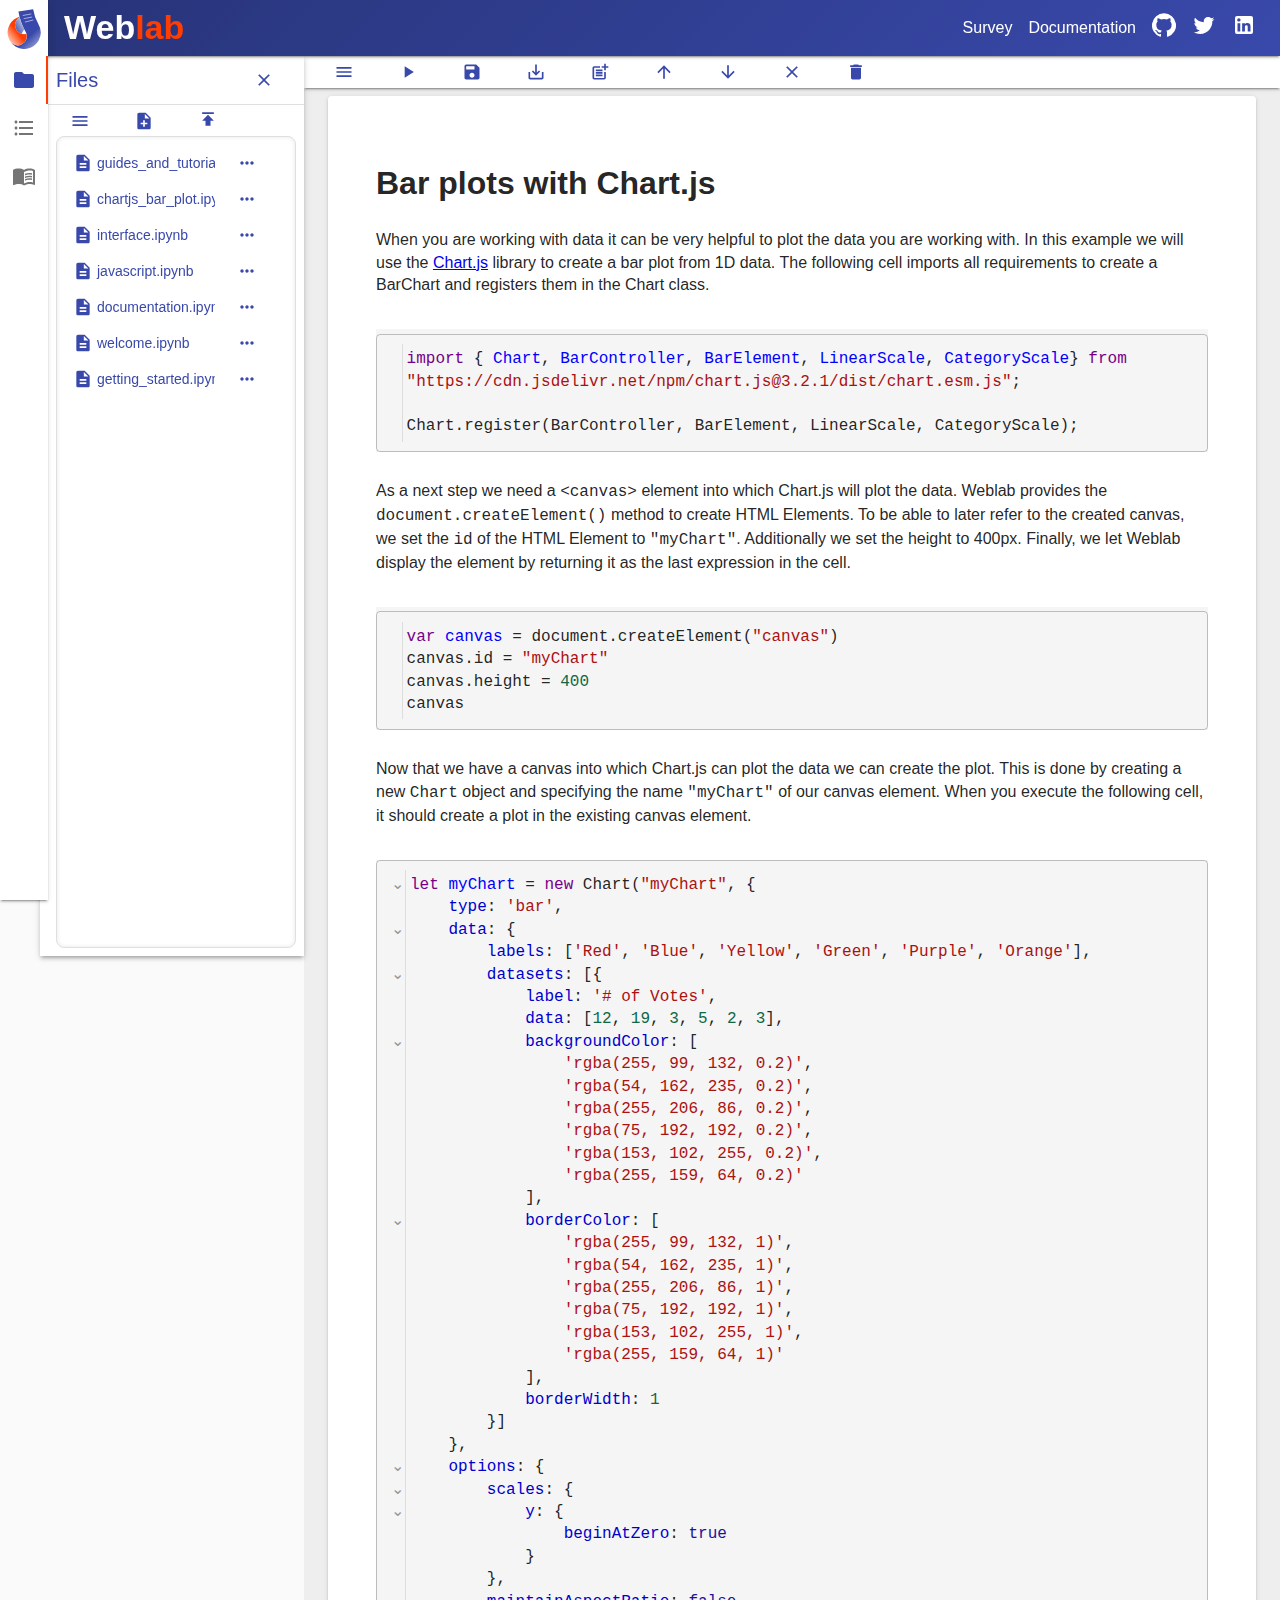
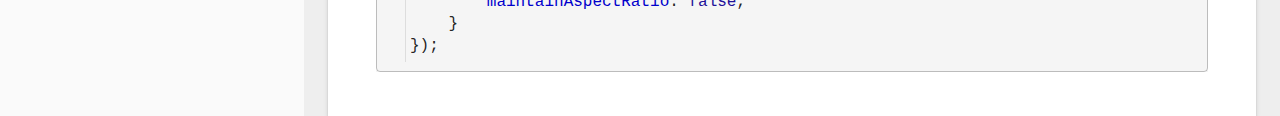
<file: documentation/guides_and_tutorials/chartjs_bar/index.html>
<!DOCTYPE html><html><head><meta charSet="utf-8"/><meta http-equiv="x-ua-compatible" content="ie=edge"/><meta name="viewport" content="width=device-width, initial-scale=1, shrink-to-fit=no"/><meta http-equiv="Content-Security-Policy" content="base-uri &#x27;self&#x27;; default-src &#x27;self&#x27;; script-src &#x27;self&#x27; &#x27;unsafe-eval&#x27; https://cdn.jsdelivr.net https://cdn.skypack.dev https://www.google-analytics.com &#x27;sha256-xNgtAzcZL1MCVadvib55stiXQ8NPkADeGn/oWwM6yDc=&#x27; &#x27;sha256-BACJkbia6E+EPD1EMjryhod2TSVa2Cywm2TBHEn8hMg=&#x27; &#x27;sha256-xspkgaBHnacci0FbWPsCCp+EH5DQztWv+G867mRbs0g=&#x27; &#x27;sha256-gmQhmEQPyB/IzVIjV6QstWH3G4qsm4wTDDjs9U44YXo=&#x27;; style-src  &#x27;self&#x27; &#x27;unsafe-inline&#x27;; object-src &#x27;none&#x27;; form-action &#x27;self&#x27;; font-src &#x27;self&#x27; data:; connect-src &#x27;self&#x27; https:; img-src &#x27;self&#x27; data: https: https://www.google-analytics.com;"/><style data-href="/styles.ecce6f4fc36bb278113d.css" id="gatsby-global-css">body{margin:0}img[alt=landing]{aspect-ratio:3.208/1;width:100%}img[alt=compatible],img[alt=interactive],img[alt=javascript]{aspect-ratio:3.166/1;width:33%}</style><meta name="generator" content="Gatsby 3.6.2"/><style id="jss-server-side">.MuiButtonBase-root{color:inherit;border:0;cursor:pointer;margin:0;display:inline-flex;outline:0;padding:0;position:relative;align-items:center;-webkit-user-select:none;-moz-user-select:none;-ms-user-select:none;user-select:none;border-radius:0;vertical-align:middle;-moz-appearance:none;justify-content:center;text-decoration:none;background-color:transparent;-webkit-appearance:none;-webkit-tap-highlight-color:transparent}.MuiButtonBase-root::-moz-focus-inner{border-style:none}.MuiButtonBase-root.Mui-disabled{cursor:default;pointer-events:none}@media print{.MuiButtonBase-root{-webkit-print-color-adjust:exact;color-adjust:exact}}.MuiListItem-root{width:100%;display:flex;position:relative;box-sizing:border-box;text-align:left;align-items:center;padding-top:8px;padding-bottom:8px;justify-content:flex-start;text-decoration:none}.MuiListItem-root.Mui-focusVisible{background-color:rgba(0,0,0,.08)}.MuiListItem-root.Mui-selected,.MuiListItem-root.Mui-selected:hover{background-color:rgba(0,0,0,.08)}.MuiListItem-root.Mui-disabled{opacity:.5}.MuiListItem-container{position:relative}.MuiListItem-dense{padding-top:4px;padding-bottom:4px}.MuiListItem-alignItemsFlexStart{align-items:flex-start}.MuiListItem-divider{border-bottom:1px solid rgba(0,0,0,.12);background-clip:padding-box}.MuiListItem-gutters{padding-left:16px;padding-right:16px}.MuiListItem-button{transition:background-color 150ms cubic-bezier(.4,0,.2,1) 0s}.MuiListItem-button:hover{text-decoration:none;background-color:rgba(0,0,0,.04)}@media (hover:none){.MuiListItem-button:hover{background-color:transparent}}.MuiListItem-secondaryAction{padding-right:48px}.MuiInputBase-root{color:rgba(0,0,0,.87);cursor:text;display:inline-flex;position:relative;font-size:1rem;box-sizing:border-box;align-items:center;font-family:Helvetica,Arial;font-weight:400;line-height:1.1876em}.MuiInputBase-root.Mui-disabled{color:rgba(0,0,0,.38);cursor:default}.MuiInputBase-multiline{padding:6px 0 7px}.MuiInputBase-multiline.MuiInputBase-marginDense{padding-top:3px}.MuiInputBase-fullWidth{width:100%}.MuiInputBase-input{font:inherit;color:currentColor;width:100%;border:0;height:1.1876em;margin:0;display:block;padding:6px 0 7px;min-width:0;background:0 0;box-sizing:content-box;-webkit-animation-name:mui-auto-fill-cancel;animation-name:mui-auto-fill-cancel;letter-spacing:inherit;-webkit-animation-duration:10ms;animation-duration:10ms;-webkit-tap-highlight-color:transparent}.MuiInputBase-input::-webkit-input-placeholder{color:currentColor;opacity:.42;-webkit-transition:opacity .2s cubic-bezier(.4,0,.2,1) 0s;transition:opacity .2s cubic-bezier(.4,0,.2,1) 0s}.MuiInputBase-input::-moz-placeholder{color:currentColor;opacity:.42;-moz-transition:opacity .2s cubic-bezier(.4,0,.2,1) 0s;transition:opacity .2s cubic-bezier(.4,0,.2,1) 0s}.MuiInputBase-input:-ms-input-placeholder{color:currentColor;opacity:.42;-ms-transition:opacity .2s cubic-bezier(.4,0,.2,1) 0s;transition:opacity .2s cubic-bezier(.4,0,.2,1) 0s}.MuiInputBase-input::-ms-input-placeholder{color:currentColor;opacity:.42;-ms-transition:opacity .2s cubic-bezier(.4,0,.2,1) 0s;transition:opacity .2s cubic-bezier(.4,0,.2,1) 0s}.MuiInputBase-input:focus{outline:0}.MuiInputBase-input:invalid{box-shadow:none}.MuiInputBase-input::-webkit-search-decoration{-webkit-appearance:none}.MuiInputBase-input.Mui-disabled{opacity:1}.MuiInputBase-input:-webkit-autofill{-webkit-animation-name:mui-auto-fill;animation-name:mui-auto-fill;-webkit-animation-duration:5000s;animation-duration:5000s}label[data-shrink=false]+.MuiInputBase-formControl .MuiInputBase-input::-webkit-input-placeholder{opacity:0!important}label[data-shrink=false]+.MuiInputBase-formControl .MuiInputBase-input::-moz-placeholder{opacity:0!important}label[data-shrink=false]+.MuiInputBase-formControl .MuiInputBase-input:-ms-input-placeholder{opacity:0!important}label[data-shrink=false]+.MuiInputBase-formControl .MuiInputBase-input::-ms-input-placeholder{opacity:0!important}label[data-shrink=false]+.MuiInputBase-formControl .MuiInputBase-input:focus::-webkit-input-placeholder{opacity:.42}label[data-shrink=false]+.MuiInputBase-formControl .MuiInputBase-input:focus::-moz-placeholder{opacity:.42}label[data-shrink=false]+.MuiInputBase-formControl .MuiInputBase-input:focus:-ms-input-placeholder{opacity:.42}label[data-shrink=false]+.MuiInputBase-formControl .MuiInputBase-input:focus::-ms-input-placeholder{opacity:.42}.MuiInputBase-inputMarginDense{padding-top:3px}.MuiInputBase-inputMultiline{height:auto;resize:none;padding:0}.MuiInputBase-inputTypeSearch{-moz-appearance:textfield;-webkit-appearance:textfield}.MuiInput-root{position:relative}label+.MuiInput-formControl{margin-top:16px}.MuiInput-colorSecondary.MuiInput-underline:after{border-bottom-color:#ff3d00}.MuiInput-underline:after{left:0;right:0;bottom:0;content:"";position:absolute;transform:scaleX(0);transition:transform .2s cubic-bezier(0,0,.2,1) 0s;border-bottom:2px solid #3949ab;pointer-events:none}.MuiInput-underline.Mui-focused:after{transform:scaleX(1)}.MuiInput-underline.Mui-error:after{transform:scaleX(1);border-bottom-color:#f44336}.MuiInput-underline:before{left:0;right:0;bottom:0;content:"\00a0";position:absolute;transition:border-bottom-color .2s cubic-bezier(.4,0,.2,1) 0s;border-bottom:1px solid rgba(0,0,0,.42);pointer-events:none}.MuiInput-underline:hover:not(.Mui-disabled):before{border-bottom:2px solid rgba(0,0,0,.87)}.MuiInput-underline.Mui-disabled:before{border-bottom-style:dotted}@media (hover:none){.MuiInput-underline:hover:not(.Mui-disabled):before{border-bottom:1px solid rgba(0,0,0,.42)}}.jss39{top:-5px;left:0;right:0;bottom:0;margin:0;padding:0 8px;overflow:hidden;position:absolute;border-style:solid;border-width:1px;border-radius:inherit;pointer-events:none}.jss40{padding:0;text-align:left;transition:width 150ms cubic-bezier(0,0,.2,1) 0s;line-height:11px}.jss41{width:auto;height:11px;display:block;padding:0;font-size:.75em;max-width:.01px;text-align:left;transition:max-width 50ms cubic-bezier(0,0,.2,1) 0s;visibility:hidden}.jss41>span{display:inline-block;padding-left:5px;padding-right:5px}.jss42{max-width:1000px;transition:max-width .1s cubic-bezier(0,0,.2,1) 50ms}.MuiOutlinedInput-root{position:relative;border-radius:4px}.MuiOutlinedInput-root:hover .MuiOutlinedInput-notchedOutline{border-color:rgba(0,0,0,.87)}@media (hover:none){.MuiOutlinedInput-root:hover .MuiOutlinedInput-notchedOutline{border-color:rgba(0,0,0,.23)}}.MuiOutlinedInput-root.Mui-focused .MuiOutlinedInput-notchedOutline{border-color:#3949ab;border-width:2px}.MuiOutlinedInput-root.Mui-error .MuiOutlinedInput-notchedOutline{border-color:#f44336}.MuiOutlinedInput-root.Mui-disabled .MuiOutlinedInput-notchedOutline{border-color:rgba(0,0,0,.26)}.MuiOutlinedInput-colorSecondary.Mui-focused .MuiOutlinedInput-notchedOutline{border-color:#ff3d00}.MuiOutlinedInput-adornedStart{padding-left:14px}.MuiOutlinedInput-adornedEnd{padding-right:14px}.MuiOutlinedInput-multiline{padding:18.5px 14px}.MuiOutlinedInput-multiline.MuiOutlinedInput-marginDense{padding-top:10.5px;padding-bottom:10.5px}.MuiOutlinedInput-notchedOutline{border-color:rgba(0,0,0,.23)}.MuiOutlinedInput-input{padding:18.5px 14px}.MuiOutlinedInput-input:-webkit-autofill{border-radius:inherit}.MuiOutlinedInput-inputMarginDense{padding-top:10.5px;padding-bottom:10.5px}.MuiOutlinedInput-inputMultiline{padding:0}.MuiOutlinedInput-inputAdornedStart{padding-left:0}.MuiOutlinedInput-inputAdornedEnd{padding-right:0}.MuiFormLabel-root{color:rgba(0,0,0,.54);padding:0;font-size:1rem;font-family:Helvetica,Arial;font-weight:400;line-height:1}.MuiFormLabel-root.Mui-focused{color:#3949ab}.MuiFormLabel-root.Mui-disabled{color:rgba(0,0,0,.38)}.MuiFormLabel-root.Mui-error{color:#f44336}.MuiFormLabel-colorSecondary.Mui-focused{color:#ff3d00}.MuiFormLabel-asterisk.Mui-error{color:#f44336}.MuiInputLabel-root{display:block;transform-origin:top left}.MuiInputLabel-formControl{top:0;left:0;position:absolute;transform:translate(0,24px) scale(1)}.MuiInputLabel-marginDense{transform:translate(0,21px) scale(1)}.MuiInputLabel-shrink{transform:translate(0,1.5px) scale(.75);transform-origin:top left}.MuiInputLabel-animated{transition:color .2s cubic-bezier(0,0,.2,1) 0s,transform .2s cubic-bezier(0,0,.2,1) 0s}.MuiInputLabel-filled{z-index:1;transform:translate(12px,20px) scale(1);pointer-events:none}.MuiInputLabel-filled.MuiInputLabel-marginDense{transform:translate(12px,17px) scale(1)}.MuiInputLabel-filled.MuiInputLabel-shrink{transform:translate(12px,10px) scale(.75)}.MuiInputLabel-filled.MuiInputLabel-shrink.MuiInputLabel-marginDense{transform:translate(12px,7px) scale(.75)}.MuiInputLabel-outlined{z-index:1;transform:translate(14px,20px) scale(1);pointer-events:none}.MuiInputLabel-outlined.MuiInputLabel-marginDense{transform:translate(14px,12px) scale(1)}.MuiInputLabel-outlined.MuiInputLabel-shrink{transform:translate(14px,-6px) scale(.75)}.MuiFormControl-root{border:0;margin:0;display:inline-flex;padding:0;position:relative;min-width:0;flex-direction:column;vertical-align:top}.MuiFormControl-marginNormal{margin-top:16px;margin-bottom:8px}.MuiFormControl-marginDense{margin-top:8px;margin-bottom:4px}.MuiFormControl-fullWidth{width:100%}.MuiPopover-paper{outline:0;position:absolute;max-width:calc(100% - 32px);min-width:16px;max-height:calc(100% - 32px);min-height:16px;overflow-x:hidden;overflow-y:auto}.MuiList-root{margin:0;padding:0;position:relative;list-style:none}.MuiList-padding{padding-top:8px;padding-bottom:8px}.MuiList-subheader{padding-top:0}.MuiMenu-paper{max-height:calc(100% - 96px);-webkit-overflow-scrolling:touch}.MuiMenu-list{outline:0}.MuiSvgIcon-root{fill:currentColor;width:1em;height:1em;display:inline-block;font-size:1.5rem;transition:fill .2s cubic-bezier(.4,0,.2,1) 0s;flex-shrink:0;-webkit-user-select:none;-moz-user-select:none;-ms-user-select:none;user-select:none}.MuiSvgIcon-colorPrimary{color:#3949ab}.MuiSvgIcon-colorSecondary{color:#ff3d00}.MuiSvgIcon-colorAction{color:rgba(0,0,0,.54)}.MuiSvgIcon-colorError{color:#f44336}.MuiSvgIcon-colorDisabled{color:rgba(0,0,0,.26)}.MuiSvgIcon-fontSizeInherit{font-size:inherit}.MuiSvgIcon-fontSizeSmall{font-size:1.25rem}.MuiSvgIcon-fontSizeLarge{font-size:2.1875rem}.jss7{box-shadow:0 3px 1px -2px rgba(0,0,0,.2),0 2px 2px 0 rgba(0,0,0,.14),0 1px 5px 0 rgba(0,0,0,.12)}@media (min-width:0px){.jss15{grid-template-columns:40px 8px 1fr}}@media (min-width:600px){.jss15{grid-template-columns:40px 8px 1fr}}@media (min-width:960px){.jss15{grid-template-columns:40px auto 1fr}}.jss16{box-shadow:0 3px 1px -2px rgba(0,0,0,.2),0 2px 2px 0 rgba(0,0,0,.14),0 1px 5px 0 rgba(0,0,0,.12)}.jss17{display:flex}.jss18{flex-grow:1;padding-right:16px}.jss21{padding-left:16px}.jss22{padding-left:16px}.jss23{padding-left:16px}.jss24{padding-left:16px}.jss25{padding-left:16px}.jss26{box-shadow:0 3px 3px -2px rgba(0,0,0,.2),0 3px 4px 0 rgba(0,0,0,.14),0 1px 8px 0 rgba(0,0,0,.12)}.jss31{color:#e0e0e0;display:flex;align-items:center;border-bottom:1px solid}.jss32{flex-grow:1}.jss34{border:1px solid;height:100rem;box-shadow:inset 0 0 4px rgba(0,0,0,.1);margin-left:8px;border-color:#e0e0e0;margin-right:8px;border-radius:8px;margin-bottom:8px}.jss35{box-shadow:0 3px 1px -2px rgba(0,0,0,.2),0 2px 2px 0 rgba(0,0,0,.14),0 1px 5px 0 rgba(0,0,0,.12)}.jss36{flex-direction:row}.jss38{box-shadow:0 3px 1px -2px rgba(0,0,0,.2),0 2px 2px 0 rgba(0,0,0,.14),0 1px 5px 0 rgba(0,0,0,.12);border-radius:4px}.MuiTypography-root{margin:0}.MuiTypography-body2{font-size:.875rem;font-family:Helvetica,Arial;font-weight:400;line-height:1.43}.MuiTypography-body1{font-size:1rem;font-family:Helvetica,Arial;font-weight:400;line-height:1.5}.MuiTypography-caption{font-size:.75rem;font-family:Helvetica,Arial;font-weight:400;line-height:1.66}.MuiTypography-button{font-size:.875rem;font-family:Helvetica,Arial;font-weight:500;line-height:1.75;text-transform:uppercase}.MuiTypography-h1{font-size:6rem;font-family:Helvetica,Arial;font-weight:300;line-height:1.167}.MuiTypography-h2{font-size:3.75rem;font-family:Helvetica,Arial;font-weight:300;line-height:1.2}.MuiTypography-h3{font-size:3rem;font-family:Helvetica,Arial;font-weight:400;line-height:1.167}.MuiTypography-h4{font-size:2.125rem;font-family:Helvetica,Arial;font-weight:400;line-height:1.235}.MuiTypography-h5{font-size:1.5rem;font-family:Helvetica,Arial;font-weight:400;line-height:1.334}.MuiTypography-h6{font-size:1.25rem;font-family:Helvetica,Arial;font-weight:500;line-height:1.6}.MuiTypography-subtitle1{font-size:1rem;font-family:Helvetica,Arial;font-weight:400;line-height:1.75}.MuiTypography-subtitle2{font-size:.875rem;font-family:Helvetica,Arial;font-weight:500;line-height:1.57}.MuiTypography-overline{font-size:.75rem;font-family:Helvetica,Arial;font-weight:400;line-height:2.66;text-transform:uppercase}.MuiTypography-srOnly{width:1px;height:1px;overflow:hidden;position:absolute}.MuiTypography-alignLeft{text-align:left}.MuiTypography-alignCenter{text-align:center}.MuiTypography-alignRight{text-align:right}.MuiTypography-alignJustify{text-align:justify}.MuiTypography-noWrap{overflow:hidden;white-space:nowrap;text-overflow:ellipsis}.MuiTypography-gutterBottom{margin-bottom:.35em}.MuiTypography-paragraph{margin-bottom:16px}.MuiTypography-colorInherit{color:inherit}.MuiTypography-colorPrimary{color:#3949ab}.MuiTypography-colorSecondary{color:#ff3d00}.MuiTypography-colorTextPrimary{color:rgba(0,0,0,.87)}.MuiTypography-colorTextSecondary{color:rgba(0,0,0,.54)}.MuiTypography-colorError{color:#f44336}.MuiTypography-displayInline{display:inline}.MuiTypography-displayBlock{display:block}.MuiTooltip-popper{z-index:1500;pointer-events:none}.MuiTooltip-popperInteractive{pointer-events:auto}.MuiTooltip-popperArrow[x-placement*=bottom] .MuiTooltip-arrow{top:0;left:0;margin-top:-.71em;margin-left:4px;margin-right:4px}.MuiTooltip-popperArrow[x-placement*=top] .MuiTooltip-arrow{left:0;bottom:0;margin-left:4px;margin-right:4px;margin-bottom:-.71em}.MuiTooltip-popperArrow[x-placement*=right] .MuiTooltip-arrow{left:0;width:.71em;height:1em;margin-top:4px;margin-left:-.71em;margin-bottom:4px}.MuiTooltip-popperArrow[x-placement*=left] .MuiTooltip-arrow{right:0;width:.71em;height:1em;margin-top:4px;margin-right:-.71em;margin-bottom:4px}.MuiTooltip-popperArrow[x-placement*=left] .MuiTooltip-arrow::before{transform-origin:0 0}.MuiTooltip-popperArrow[x-placement*=right] .MuiTooltip-arrow::before{transform-origin:100% 100%}.MuiTooltip-popperArrow[x-placement*=top] .MuiTooltip-arrow::before{transform-origin:100% 0}.MuiTooltip-popperArrow[x-placement*=bottom] .MuiTooltip-arrow::before{transform-origin:0 100%}.MuiTooltip-tooltip{color:#fff;padding:4px 8px;font-size:.625rem;max-width:300px;word-wrap:break-word;font-family:Helvetica,Arial;font-weight:500;line-height:1.4em;border-radius:4px;background-color:rgba(97,97,97,.9)}.MuiTooltip-tooltipArrow{margin:0;position:relative}.MuiTooltip-arrow{color:rgba(97,97,97,.9);width:1em;height:.71em;overflow:hidden;position:absolute;box-sizing:border-box}.MuiTooltip-arrow::before{width:100%;height:100%;margin:auto;content:"";display:block;transform:rotate(45deg);background-color:currentColor}.MuiTooltip-touch{padding:8px 16px;font-size:.875rem;font-weight:400;line-height:1.14286em}.MuiTooltip-tooltipPlacementLeft{margin:0 24px;transform-origin:right center}@media (min-width:600px){.MuiTooltip-tooltipPlacementLeft{margin:0 14px}}.MuiTooltip-tooltipPlacementRight{margin:0 24px;transform-origin:left center}@media (min-width:600px){.MuiTooltip-tooltipPlacementRight{margin:0 14px}}.MuiTooltip-tooltipPlacementTop{margin:24px 0;transform-origin:center bottom}@media (min-width:600px){.MuiTooltip-tooltipPlacementTop{margin:14px 0}}.MuiTooltip-tooltipPlacementBottom{margin:24px 0;transform-origin:center top}@media (min-width:600px){.MuiTooltip-tooltipPlacementBottom{margin:14px 0}}.MuiButton-root{color:rgba(0,0,0,.87);padding:6px 16px;font-size:.875rem;min-width:64px;box-sizing:border-box;transition:background-color 250ms cubic-bezier(.4,0,.2,1) 0s,box-shadow 250ms cubic-bezier(.4,0,.2,1) 0s,border 250ms cubic-bezier(.4,0,.2,1) 0s;font-family:Helvetica,Arial;font-weight:500;line-height:1.75;border-radius:4px;text-transform:uppercase}.MuiButton-root:hover{text-decoration:none;background-color:rgba(0,0,0,.04)}.MuiButton-root.Mui-disabled{color:rgba(0,0,0,.26)}@media (hover:none){.MuiButton-root:hover{background-color:transparent}}.MuiButton-root:hover.Mui-disabled{background-color:transparent}.MuiButton-label{width:100%;display:inherit;align-items:inherit;justify-content:inherit}.MuiButton-text{padding:6px 8px}.MuiButton-textPrimary{color:#3949ab}.MuiButton-textPrimary:hover{background-color:rgba(57,73,171,.04)}@media (hover:none){.MuiButton-textPrimary:hover{background-color:transparent}}.MuiButton-textSecondary{color:#ff3d00}.MuiButton-textSecondary:hover{background-color:rgba(255,61,0,.04)}@media (hover:none){.MuiButton-textSecondary:hover{background-color:transparent}}.MuiButton-outlined{border:1px solid rgba(0,0,0,.23);padding:5px 15px}.MuiButton-outlined.Mui-disabled{border:1px solid rgba(0,0,0,.12)}.MuiButton-outlinedPrimary{color:#3949ab;border:1px solid rgba(57,73,171,.5)}.MuiButton-outlinedPrimary:hover{border:1px solid #3949ab;background-color:rgba(57,73,171,.04)}@media (hover:none){.MuiButton-outlinedPrimary:hover{background-color:transparent}}.MuiButton-outlinedSecondary{color:#ff3d00;border:1px solid rgba(255,61,0,.5)}.MuiButton-outlinedSecondary:hover{border:1px solid #ff3d00;background-color:rgba(255,61,0,.04)}.MuiButton-outlinedSecondary.Mui-disabled{border:1px solid rgba(0,0,0,.26)}@media (hover:none){.MuiButton-outlinedSecondary:hover{background-color:transparent}}.MuiButton-contained{color:rgba(0,0,0,.87);box-shadow:0 3px 1px -2px rgba(0,0,0,.2),0 2px 2px 0 rgba(0,0,0,.14),0 1px 5px 0 rgba(0,0,0,.12);background-color:#e0e0e0}.MuiButton-contained:hover{box-shadow:0 2px 4px -1px rgba(0,0,0,.2),0 4px 5px 0 rgba(0,0,0,.14),0 1px 10px 0 rgba(0,0,0,.12);background-color:#d5d5d5}.MuiButton-contained.Mui-focusVisible{box-shadow:0 3px 5px -1px rgba(0,0,0,.2),0 6px 10px 0 rgba(0,0,0,.14),0 1px 18px 0 rgba(0,0,0,.12)}.MuiButton-contained:active{box-shadow:0 5px 5px -3px rgba(0,0,0,.2),0 8px 10px 1px rgba(0,0,0,.14),0 3px 14px 2px rgba(0,0,0,.12)}.MuiButton-contained.Mui-disabled{color:rgba(0,0,0,.26);box-shadow:none;background-color:rgba(0,0,0,.12)}@media (hover:none){.MuiButton-contained:hover{box-shadow:0 3px 1px -2px rgba(0,0,0,.2),0 2px 2px 0 rgba(0,0,0,.14),0 1px 5px 0 rgba(0,0,0,.12);background-color:#e0e0e0}}.MuiButton-contained:hover.Mui-disabled{background-color:rgba(0,0,0,.12)}.MuiButton-containedPrimary{color:#fff;background-color:#3949ab}.MuiButton-containedPrimary:hover{background-color:#273377}@media (hover:none){.MuiButton-containedPrimary:hover{background-color:#3949ab}}.MuiButton-containedSecondary{color:#fff;background-color:#ff3d00}.MuiButton-containedSecondary:hover{background-color:#b22a00}@media (hover:none){.MuiButton-containedSecondary:hover{background-color:#ff3d00}}.MuiButton-disableElevation{box-shadow:none}.MuiButton-disableElevation:hover{box-shadow:none}.MuiButton-disableElevation.Mui-focusVisible{box-shadow:none}.MuiButton-disableElevation:active{box-shadow:none}.MuiButton-disableElevation.Mui-disabled{box-shadow:none}.MuiButton-colorInherit{color:inherit;border-color:currentColor}.MuiButton-textSizeSmall{padding:4px 5px;font-size:.8125rem}.MuiButton-textSizeLarge{padding:8px 11px;font-size:.9375rem}.MuiButton-outlinedSizeSmall{padding:3px 9px;font-size:.8125rem}.MuiButton-outlinedSizeLarge{padding:7px 21px;font-size:.9375rem}.MuiButton-containedSizeSmall{padding:4px 10px;font-size:.8125rem}.MuiButton-containedSizeLarge{padding:8px 22px;font-size:.9375rem}.MuiButton-fullWidth{width:100%}.MuiButton-startIcon{display:inherit;margin-left:-4px;margin-right:8px}.MuiButton-startIcon.MuiButton-iconSizeSmall{margin-left:-2px}.MuiButton-endIcon{display:inherit;margin-left:8px;margin-right:-4px}.MuiButton-endIcon.MuiButton-iconSizeSmall{margin-right:-2px}.MuiButton-iconSizeSmall>:first-child{font-size:18px}.MuiButton-iconSizeMedium>:first-child{font-size:20px}.MuiButton-iconSizeLarge>:first-child{font-size:22px}.MuiToolbar-root{display:flex;position:relative;align-items:center}.MuiToolbar-gutters{padding-left:16px;padding-right:16px}@media (min-width:600px){.MuiToolbar-gutters{padding-left:24px;padding-right:24px}}.MuiToolbar-regular{min-height:56px}@media (min-width:0px) and (orientation:landscape){.MuiToolbar-regular{min-height:48px}}@media (min-width:600px){.MuiToolbar-regular{min-height:64px}}.MuiToolbar-dense{min-height:48px}.MuiLink-underlineNone{text-decoration:none}.MuiLink-underlineHover{text-decoration:none}.MuiLink-underlineHover:hover{text-decoration:underline}.MuiLink-underlineAlways{text-decoration:underline}.MuiLink-button{border:0;cursor:pointer;margin:0;outline:0;padding:0;position:relative;-webkit-user-select:none;-moz-user-select:none;-ms-user-select:none;user-select:none;border-radius:0;vertical-align:middle;-moz-appearance:none;background-color:transparent;-webkit-appearance:none;-webkit-tap-highlight-color:transparent}.MuiLink-button::-moz-focus-inner{border-style:none}.MuiLink-button.Mui-focusVisible{outline:auto}.jss11{width:100%;bottom:0;height:2px;position:absolute;transition:all .3s cubic-bezier(.4,0,.2,1) 0s}.jss12{background-color:#3949ab}.jss13{background-color:#ff3d00}.jss14{right:0;width:2px;height:100%}.MuiTabs-root{display:flex;overflow:hidden;min-height:48px;-webkit-overflow-scrolling:touch}.MuiTabs-vertical{flex-direction:column}.MuiTabs-flexContainer{display:flex}.MuiTabs-flexContainerVertical{flex-direction:column}.MuiTabs-centered{justify-content:center}.MuiTabs-scroller{flex:1 1 auto;display:inline-block;position:relative;white-space:nowrap}.MuiTabs-fixed{width:100%;overflow-x:hidden}.MuiTabs-scrollable{overflow-x:scroll;scrollbar-width:none}.MuiTabs-scrollable::-webkit-scrollbar{display:none}@media (max-width:599.95px){.MuiTabs-scrollButtonsDesktop{display:none}}.MuiTab-root{padding:6px 12px;overflow:hidden;position:relative;font-size:.875rem;max-width:264px;min-width:72px;box-sizing:border-box;min-height:48px;text-align:center;flex-shrink:0;font-family:Helvetica,Arial;font-weight:500;line-height:1.75;white-space:normal;text-transform:uppercase}@media (min-width:600px){.MuiTab-root{min-width:160px}}.MuiTab-labelIcon{min-height:72px;padding-top:9px}.MuiTab-labelIcon .MuiTab-wrapper>:first-child{margin-bottom:6px}.MuiTab-textColorInherit{color:inherit;opacity:.7}.MuiTab-textColorInherit.Mui-selected{opacity:1}.MuiTab-textColorInherit.Mui-disabled{opacity:.5}.MuiTab-textColorPrimary{color:rgba(0,0,0,.54)}.MuiTab-textColorPrimary.Mui-selected{color:#3949ab}.MuiTab-textColorPrimary.Mui-disabled{color:rgba(0,0,0,.38)}.MuiTab-textColorSecondary{color:rgba(0,0,0,.54)}.MuiTab-textColorSecondary.Mui-selected{color:#ff3d00}.MuiTab-textColorSecondary.Mui-disabled{color:rgba(0,0,0,.38)}.MuiTab-fullWidth{flex-grow:1;max-width:none;flex-basis:0;flex-shrink:1}.MuiTab-wrapped{font-size:.75rem;line-height:1.5}.MuiTab-wrapper{width:100%;display:inline-flex;align-items:center;flex-direction:column;justify-content:center}.jss8{max-width:40px;max-height:40px;vertical-align:middle}.jss9{min-width:40px}.MuiTabPanel-root{padding:24px}.jss27{float:right}.jss28{display:inline}.jss29{display:flex;padding:0;max-height:100vh;flex-direction:column}.MuiContainer-root{width:100%;display:block;box-sizing:border-box;margin-left:auto;margin-right:auto;padding-left:16px;padding-right:16px}@media (min-width:600px){.MuiContainer-root{padding-left:24px;padding-right:24px}}.MuiContainer-disableGutters{padding-left:0;padding-right:0}@media (min-width:600px){.MuiContainer-fixed{max-width:600px}}@media (min-width:960px){.MuiContainer-fixed{max-width:960px}}@media (min-width:1280px){.MuiContainer-fixed{max-width:1280px}}@media (min-width:1920px){.MuiContainer-fixed{max-width:1920px}}@media (min-width:0px){.MuiContainer-maxWidthXs{max-width:444px}}@media (min-width:600px){.MuiContainer-maxWidthSm{max-width:600px}}@media (min-width:960px){.MuiContainer-maxWidthMd{max-width:960px}}@media (min-width:1280px){.MuiContainer-maxWidthLg{max-width:1280px}}@media (min-width:1920px){.MuiContainer-maxWidthXl{max-width:1920px}}html{box-sizing:border-box;-webkit-font-smoothing:antialiased;-moz-osx-font-smoothing:grayscale}*,::after,::before{box-sizing:inherit}b,strong{font-weight:700}body{color:rgba(0,0,0,.87);margin:0;font-size:.875rem;font-family:Helvetica,Arial;font-weight:400;line-height:1.43;background-color:#fafafa}@media print{body{background-color:#fff}}body::-webkit-backdrop{background-color:#fafafa}body::backdrop{background-color:#fafafa}.jss1{grid-row:3;overflow-x:scroll;grid-column:3;background-color:#eee}.jss2{top:0;display:flex;z-index:30;grid-row:2;position:sticky;overflow-x:auto;grid-column:3;padding-left:8px;padding-right:8px;background-color:#fff}.jss3{top:0;height:100vh;z-index:40;grid-row:2;overflow:hidden;position:sticky;grid-column:2;padding-left:8px;background-color:#fff}.jss4{top:0;left:0;height:100%;z-index:60;position:fixed;background-color:#fff}.jss5{display:flex;z-index:50;grid-row:1;background:linear-gradient(135deg,#273377,#3949ab);line-height:56px;grid-column-end:4;grid-column-start:1}.jss6{display:grid;transition:.2s;grid-template-rows:56px 32px 1fr;transition-property:gridTemplateColumns}</style><title data-react-helmet="true">Weblab - Machine Learning notebook for Javascript</title><link data-react-helmet="true" href="favicon.png" rel="icon" type="image/png"/><meta data-react-helmet="true" content="Create bar plots with chart.js." name="description"/><meta data-react-helmet="true" content="8qW6zXcgTpuGGh0Tv5OluYL6OurWCv1PKiGM--bhmCQ" name="google-site-verification"/><script data-react-helmet="true" type="application/ld+json">{
          "@context": "https://schema.org",
          "@type": "WebApplication",
          "headline": "Run code and visualize data in an interactive notebook.",
          "applicationCategory": "Machine Learning, Data Science",
          "operatingSystem": "Windows, MacOS, Linux",
          "image": "https://www.weblab.ai/landing1x1.svg"
        }</script><link rel="preconnect" href="https://www.google-analytics.com"/><link rel="dns-prefetch" href="https://www.google-analytics.com"/><script>
  
  function gaOptout(){document.cookie=disableStr+'=true; expires=Thu, 31 Dec 2099 23:59:59 UTC;path=/',window[disableStr]=!0}var gaProperty='UA-190347187-1',disableStr='ga-disable-'+gaProperty;document.cookie.indexOf(disableStr+'=true')>-1&&(window[disableStr]=!0);
  if(!(parseInt(navigator.doNotTrack) === 1 || parseInt(window.doNotTrack) === 1 || parseInt(navigator.msDoNotTrack) === 1 || navigator.doNotTrack === "yes")) {
    (function(i,s,o,g,r,a,m){i['GoogleAnalyticsObject']=r;i[r]=i[r]||function(){
    (i[r].q=i[r].q||[]).push(arguments)},i[r].l=1*new Date();a=s.createElement(o),
    m=s.getElementsByTagName(o)[0];a.async=1;a.src=g;m.parentNode.insertBefore(a,m)
    })(window,document,'script','https://www.google-analytics.com/analytics.js','ga');
  }
  if (typeof ga === "function") {
    ga('create', 'UA-190347187-1', 'auto', {"storage":"none"});
      ga('set', 'anonymizeIp', true);
      
      
      
      
      }</script><link rel="sitemap" type="application/xml" href="/sitemap-index.xml"/><link as="script" rel="preload" href="/webpack-runtime-e9095afa495fdd782041.js"/><link as="script" rel="preload" href="/framework-dd0b1ffe55258bec5093.js"/><link as="script" rel="preload" href="/app-70687613299fa764e3e9.js"/><link as="script" rel="preload" href="/4ad82c5e-bf67ffc6c526407f1001.js"/><link as="script" rel="preload" href="/0dbaf208425a7f75037186594286768a9b17f2aa-ed8deaa23d3770f01946.js"/><link as="script" rel="preload" href="/component---src-pages-documentation-guides-and-tutorials-chartjs-bar-js-3bd65ad1da224f5608ec.js"/><link as="fetch" rel="preload" href="/page-data/documentation/guides_and_tutorials/chartjs_bar/page-data.json" crossorigin="anonymous"/><link as="fetch" rel="preload" href="/page-data/app-data.json" crossorigin="anonymous"/></head><body><div id="___gatsby"><div style="outline:none" tabindex="-1" id="gatsby-focus-wrapper"><div class="MuiBox-root jss7 jss4"><nav><div class="MuiBox-root jss10" style="height:56px;line-height:56px;text-align:center;width:48px"><a class="MuiTypography-root MuiLink-root MuiLink-underlineHover MuiTypography-colorPrimary" href="/"><svg color="secondary" class="jss8" font-size="large" width="100mm" height="100mm" version="1.1" viewBox="0 0 100 100"><defs><linearGradient id="linearGradient936" x1="88.25" x2="-41.08" y1="208.83" y2="307.69" gradientTransform="matrix(.26458 0 0 .26458 -11.048 145.18)" gradientUnits="userSpaceOnUse"><stop stop-color="#ff3d00" offset="0"></stop><stop stop-color="#fff" offset="1"></stop></linearGradient><linearGradient id="linearGradient946" x1="182.86" x2="360.76" y1="278.66" y2="464.05" gradientTransform="matrix(.26458 0 0 .26458 -11.048 145.18)" gradientUnits="userSpaceOnUse"><stop stop-color="#3949ab" offset="0"></stop><stop stop-color="#fff" offset="1"></stop></linearGradient><linearGradient id="linearGradient954" x1="95.817" x2="219.09" y1="197.01" y2="122.54" gradientTransform="matrix(.26458 0 0 .26458 -11.048 145.18)" gradientUnits="userSpaceOnUse"><stop stop-color="#606dbb" offset="0"></stop><stop stop-color="#fff" offset="1"></stop></linearGradient></defs><g transform="translate(11.048 -145.18)"><g transform="translate(9.0607 .37075)"><path d="m52.737 145.18-36.797 5.8037a146.27 146.41 0 0 0 17.83 50.442l0.0041-3e-3a22.735 22.735 0 0 1 2.3076 5.4476 22.735 22.735 0 0 0 2.0341-0.64822 22.735 22.735 0 0 1-2.0341 0.64822 22.735 22.735 0 0 1-2.2404 17.304 22.735 22.735 0 0 1-3.581 4.6374 22.735 22.735 0 0 0 1.3797 1.2672 22.735 22.735 0 0 1-1.3797-1.2672 22.735 22.735 0 0 1-27.476 3.6842 22.735 22.735 0 0 1-7.9538-7.7218 41.336 41.336 0 0 0 14.762 14.53 41.336 41.336 0 0 0 55.233-13.221 22.735 22.735 0 0 1-0.06867 0.086 41.336 41.336 0 0 0 1.2978-2.0088 41.336 41.336 0 0 0 0.80531-1.5164 22.735 22.735 0 0 1-0.04644 0.10916 41.336 41.336 0 0 0-0.79506-39.975l0.0066-4e-3a109.02 109.12 0 0 1-13.289-37.595zm-0.51886 45.579a22.735 22.735 0 0 1-0.02113 0.0798 22.735 22.735 0 0 0-0.08566-0.018zm1.7592 0.64639a22.735 22.735 0 0 1 1.0544 0.41196 22.735 22.735 0 0 0-1.0544-0.41196zm2.0992 0.86364a22.735 22.735 0 0 1 1.6619 0.84943 22.735 22.735 0 0 0-1.6619-0.84943zm-4.4355 0.29222a22.735 22.735 0 0 1-0.41291 1.0592 22.735 22.735 0 0 0 0.41291-1.0592zm-0.86748 2.0985a22.735 22.735 0 0 1-0.82273 1.6132 22.735 22.735 0 0 0 0.82273-1.6132zm12.276 2.6974a22.735 22.735 0 0 1 0.7941 0.94822 22.735 22.735 0 0 0-0.7941-0.94822zm-14.258 0.70844a22.735 22.735 0 0 1-0.69936 0.89685 22.735 22.735 0 0 0 0.69936-0.89685zm-1.408 1.7834a22.735 22.735 0 0 1-0.78331 0.82028 22.735 22.735 0 0 0 0.78331-0.82028zm-1.5792 1.634a22.735 22.735 0 0 1-0.86097 0.73781 22.735 22.735 0 0 0 0.86097-0.73781zm21.034 1.4333a22.735 22.735 0 0 1 0.5226 1.2286 22.735 22.735 0 0 0-0.5226-1.2286zm-22.768 0.0341a22.735 22.735 0 0 1-0.93381 0.65065 22.735 22.735 0 0 0 0.93381-0.65065zm-1.8717 1.2874a22.735 22.735 0 0 1-0.99543 0.55475 22.735 22.735 0 0 0 0.99543-0.55475zm25.522 0.76509a22.735 22.735 0 0 1 0.43683 1.4011 22.735 22.735 0 0 0-0.43683-1.4011zm-27.513 0.32907a22.735 22.735 0 0 1-1.0423 0.45115 22.735 22.735 0 0 0 1.0423-0.45115zm28.184 1.8348a22.735 22.735 0 0 1 0.32383 1.5793 22.735 22.735 0 0 0-0.32383-1.5793zm0.45168 2.2193a22.735 22.735 0 0 1 0.17869 1.7409 22.735 22.735 0 0 0-0.17869-1.7409zm0.22878 2.254a22.735 22.735 0 0 1 4e-3 1.8718 22.735 22.735 0 0 0-4e-3 -1.8718zm3e-3 2.2665a22.735 22.735 0 0 1-0.19258 1.9634 22.735 22.735 0 0 0 0.19258-1.9634zm-0.2228 2.2565a22.735 22.735 0 0 1-0.41067 2.0496 22.735 22.735 0 0 0 0.41067-2.0496zm-0.44602 2.2219a22.735 22.735 0 0 1-0.64083 2.0884 22.735 22.735 0 0 0 0.64083-2.0884zm-0.66572 2.1682a22.735 22.735 0 0 1-0.87784 2.0893 22.735 22.735 0 0 0 0.87784-2.0893zm-4.0762 6.9878a22.735 22.735 0 0 1-0.93808 1.0187 22.735 22.735 0 0 0 0.93808-1.0187zm-1.5584 1.654a22.735 22.735 0 0 1-1.0306 0.91597 22.735 22.735 0 0 0 1.0306-0.91597zm-1.7166 1.4906a22.735 22.735 0 0 1-1.1092 0.80307 22.735 22.735 0 0 0 1.1092-0.80307zm-27.863 0.10713a22.735 22.735 0 0 0 0.90764 0.67992 22.735 22.735 0 0 1-0.90764-0.67992zm26.005 1.2052a22.735 22.735 0 0 1-1.173 0.68196 22.735 22.735 0 0 0 1.173-0.68196zm-23.527 0.49869a22.735 22.735 0 0 0 1.7323 0.88734 22.735 22.735 0 0 1-1.7323-0.88734zm21.547 0.62139a22.735 22.735 0 0 1-1.2215 0.55528 22.735 22.735 0 0 0 1.2215-0.55528zm-18.796 0.6999a22.735 22.735 0 0 0 1.0905 0.42722 22.735 22.735 0 0 1-1.0905-0.42722zm16.713 0.21671a22.735 22.735 0 0 1-1.2559 0.42551 22.735 22.735 0 0 0 1.2559-0.42551zm-14.589 0.53328a22.735 22.735 0 0 0 1.1521 0.32309 22.735 22.735 0 0 1-1.1521-0.32309zm12.425 0.17046a22.735 22.735 0 0 1-1.2755 0.29414 22.735 22.735 0 0 0 1.2755-0.29414zm-10.238 0.36539a22.735 22.735 0 0 0 1.2036 0.21083 22.735 22.735 0 0 1-1.2036-0.21083zm8.0132 0.11844a22.735 22.735 0 0 1-1.2783 0.16278 22.735 22.735 0 0 0 1.2783-0.16278zm-5.7812 0.19845a22.735 22.735 0 0 0 1.2411 0.0912 22.735 22.735 0 0 1-1.2411-0.0912zm3.5182 0.0604a22.735 22.735 0 0 1-1.267 0.0337 22.735 22.735 0 0 0 1.267-0.0337z" fill="url(#linearGradient946)"></path><path d="m18.644 163.91a41.336 41.336 0 0 0-24.18 18.925 41.336 41.336 0 0 0-0.87495 39.646 22.735 22.735 0 0 1-0.011001-0.0267 41.336 41.336 0 0 0 1.2718 2.3435 22.735 22.735 0 0 0 7.9357 7.6955 22.735 22.735 0 0 0 27.476-3.6843 22.735 22.735 0 0 0 3.5811-4.6374 22.735 22.735 0 0 0 2.2403-17.304 22.735 22.735 0 0 1-11.646 4e-3 22.735 22.735 0 0 0-0.34936 1.6139 22.735 22.735 0 0 1 0.34936-1.6139 22.735 22.735 0 0 1-5.5416-2.2797 22.735 22.735 0 0 1-10.562-13.752 22.735 22.735 0 0 1 2.2404-17.304 22.735 22.735 0 0 1 8.347-8.305 146.27 146.41 0 0 1-0.27599-1.3196zm5.2534 45.694a22.735 22.735 0 0 0-0.12838 1.1296 22.735 22.735 0 0 1 0.12838-1.1296zm-0.20517 2.2606a22.735 22.735 0 0 0-0.01495 1.137 22.735 22.735 0 0 1 0.01495-1.137zm0.02157 2.2713a22.735 22.735 0 0 0 0.09847 1.1317 22.735 22.735 0 0 1-0.09847-1.1317zm0.24811 2.2567a22.735 22.735 0 0 0 0.21094 1.1159 22.735 22.735 0 0 1-0.21094-1.1159zm0.4724 2.222a22.735 22.735 0 0 0 0.32063 1.087 22.735 22.735 0 0 1-0.32063-1.087zm0.692 2.1634a22.735 22.735 0 0 0 0.42733 1.0488 22.735 22.735 0 0 1-0.42733-1.0488zm0.90411 2.0824a22.735 22.735 0 0 0 0.52986 1.0012 22.735 22.735 0 0 1-0.52986-1.0012zm1.1073 1.9818a22.735 22.735 0 0 0 0.62877 0.94534 22.735 22.735 0 0 1-0.62877-0.94534zm1.2988 1.8602a22.735 22.735 0 0 0 0.72137 0.87955 22.735 22.735 0 0 1-0.72137-0.87955z" fill="url(#linearGradient936)"></path><path d="m18.921 165.24a22.735 22.735 0 0 0-8.3481 8.3 22.735 22.735 0 0 0-2.2403 17.304 22.735 22.735 0 0 0 10.562 13.752 22.735 22.735 0 0 0 5.5416 2.2797 22.735 22.735 0 0 1 2.246-5.4343 22.735 22.735 0 0 1 3.5811-4.6375 22.735 22.735 0 0 0-1.3794-1.2668 22.735 22.735 0 0 1 1.3794 1.2668 22.735 22.735 0 0 1 0.70236-0.63986 146.27 146.41 0 0 1-12.045-30.925zm-3.8341 24.862a22.735 22.735 0 0 1 0.93071 0.0844 22.735 22.735 0 0 0-1.1303-0.0824 22.735 22.735 0 0 1 0.19962-2e-3zm-1.337 0.0127a22.735 22.735 0 0 0-1.1346 0.0309 22.735 22.735 0 0 1 1.1346-0.0309zm-2.2616 0.15488a22.735 22.735 0 0 0-1.129 0.14428 22.735 22.735 0 0 1 1.129-0.14428zm5.6627 0.0196a22.735 22.735 0 0 1 1.118 0.19525 22.735 22.735 0 0 0-1.118-0.19525zm2.2342 0.41045a22.735 22.735 0 0 1 1.0949 0.30632 22.735 22.735 0 0 0-1.0949-0.30632zm2.1812 0.63102a22.735 22.735 0 0 1 1.0611 0.41504 22.735 22.735 0 0 0-1.0611-0.41504zm2.109 0.84632a22.735 22.735 0 0 1 1.845 0.94385 22.735 22.735 0 0 0-1.845-0.94385zm3.4151 1.9679a22.735 22.735 0 0 1 0.90678 0.67918 22.735 22.735 0 0 0-0.90678-0.67918z" fill="url(#linearGradient954)"></path><g fill="#606dbb" stroke="#bbc2e9" stroke-linecap="round" stroke-width="2.0668"><path d="m27.729 160.95 19.475-3.563"></path><path d="m29.93 168.95 19.388-4.0073"></path><path d="m33.195 177.28 19.208-4.7979"></path></g></g></g></svg></a></div><div class="MuiTabs-root MuiTabs-vertical"><div class="MuiTabs-scroller MuiTabs-fixed" style="overflow:hidden"><div class="MuiTabs-flexContainer MuiTabs-flexContainerVertical" role="tablist"><button class="MuiButtonBase-root MuiTab-root MuiTab-textColorPrimary jss9 Mui-selected" tabindex="0" type="button" role="tab" aria-selected="true"><span class="MuiTab-wrapper"><svg class="MuiSvgIcon-root" focusable="false" viewBox="0 0 24 24" aria-hidden="true" title="Files"><path d="M10 4H4c-1.1 0-1.99.9-1.99 2L2 18c0 1.1.9 2 2 2h16c1.1 0 2-.9 2-2V8c0-1.1-.9-2-2-2h-8l-2-2z"></path></svg></span><span class="jss11 jss13 MuiTabs-indicator jss14"></span></button><button class="MuiButtonBase-root MuiTab-root MuiTab-textColorPrimary jss9" tabindex="-1" type="button" role="tab" aria-selected="false"><span class="MuiTab-wrapper"><svg class="MuiSvgIcon-root" focusable="false" viewBox="0 0 24 24" aria-hidden="true" title="Outline"><path d="M4 10.5c-.83 0-1.5.67-1.5 1.5s.67 1.5 1.5 1.5 1.5-.67 1.5-1.5-.67-1.5-1.5-1.5zm0-6c-.83 0-1.5.67-1.5 1.5S3.17 7.5 4 7.5 5.5 6.83 5.5 6 4.83 4.5 4 4.5zm0 12c-.83 0-1.5.68-1.5 1.5s.68 1.5 1.5 1.5 1.5-.68 1.5-1.5-.67-1.5-1.5-1.5zM7 19h14v-2H7v2zm0-6h14v-2H7v2zm0-8v2h14V5H7z"></path></svg></span></button><button class="MuiButtonBase-root MuiTab-root MuiTab-textColorPrimary jss9" tabindex="-1" type="button" role="tab" aria-selected="false"><span class="MuiTab-wrapper"><svg class="MuiSvgIcon-root" focusable="false" viewBox="0 0 24 24" aria-hidden="true" title="Documentation"><path d="M21 5c-1.11-.35-2.33-.5-3.5-.5-1.95 0-4.05.4-5.5 1.5-1.45-1.1-3.55-1.5-5.5-1.5S2.45 4.9 1 6v14.65c0 .25.25.5.5.5.1 0 .15-.05.25-.05C3.1 20.45 5.05 20 6.5 20c1.95 0 4.05.4 5.5 1.5 1.35-.85 3.8-1.5 5.5-1.5 1.65 0 3.35.3 4.75 1.05.1.05.15.05.25.05.25 0 .5-.25.5-.5V6c-.6-.45-1.25-.75-2-1zm0 13.5c-1.1-.35-2.3-.5-3.5-.5-1.7 0-4.15.65-5.5 1.5V8c1.35-.85 3.8-1.5 5.5-1.5 1.2 0 2.4.15 3.5.5v11.5z"></path><path d="M17.5 10.5c.88 0 1.73.09 2.5.26V9.24c-.79-.15-1.64-.24-2.5-.24-1.7 0-3.24.29-4.5.83v1.66c1.13-.64 2.7-.99 4.5-.99zM13 12.49v1.66c1.13-.64 2.7-.99 4.5-.99.88 0 1.73.09 2.5.26V11.9c-.79-.15-1.64-.24-2.5-.24-1.7 0-3.24.3-4.5.83zM17.5 14.33c-1.7 0-3.24.29-4.5.83v1.66c1.13-.64 2.7-.99 4.5-.99.88 0 1.73.09 2.5.26v-1.52c-.79-.16-1.64-.24-2.5-.24z"></path></svg></span></button></div></div></div></nav></div><div class="MuiBox-root jss15 jss6" id="wrapper"><div class="MuiBox-root jss16 jss5"><div class="MuiToolbar-root MuiToolbar-dense MuiToolbar-gutters" style="width:100%"><div class="MuiBox-root jss17" style="background-color:#273377;height:56px;line-height:56px;text-align:center;width:32px"></div><div class="MuiBox-root jss18" style="color:white"><h4 class="MuiTypography-root MuiTypography-h4" style="font-weight:700;margin:8px"><span class="MuiBox-root jss19">Web</span><span class="MuiBox-root jss20" style="color:#ff3d00">lab</span></h4></div><div class="MuiBox-root jss21"><p class="MuiTypography-root MuiTypography-body1"><a class="MuiTypography-root MuiLink-root MuiLink-underlineHover MuiTypography-colorPrimary" style="color:white" href="https://docs.google.com/forms/d/e/1FAIpQLSfVyyc6vtpXXSkhnglXU0BsLJVgL3kd3_Mkk8pp8LfO7z1RaQ/viewform?usp=sf_link" target="_blank" rel="noopener">Survey</a></p></div><div class="MuiBox-root jss22"><p class="MuiTypography-root MuiTypography-body1"><a class="MuiTypography-root MuiLink-root MuiLink-underlineHover MuiTypography-colorPrimary" style="color:white" href="/documentation">Documentation</a></p></div><div class="MuiBox-root jss23"><p class="MuiTypography-root MuiTypography-body1"><a href="https://github.com/weblab-notebook/weblab" class="MuiTypography-root MuiLink-root MuiLink-underlineHover MuiTypography-colorPrimary" style="color:white"><svg class="MuiSvgIcon-root" focusable="false" viewBox="0 0 24 24" aria-hidden="true"><path d="M12 .3a12 12 0 0 0-3.8 23.4c.6.1.8-.3.8-.6v-2c-3.3.7-4-1.6-4-1.6-.6-1.4-1.4-1.8-1.4-1.8-1-.7.1-.7.1-.7 1.2 0 1.9 1.2 1.9 1.2 1 1.8 2.8 1.3 3.5 1 0-.8.4-1.3.7-1.6-2.7-.3-5.5-1.3-5.5-6 0-1.2.5-2.3 1.3-3.1-.2-.4-.6-1.6 0-3.2 0 0 1-.3 3.4 1.2a11.5 11.5 0 0 1 6 0c2.3-1.5 3.3-1.2 3.3-1.2.6 1.6.2 2.8 0 3.2.9.8 1.3 1.9 1.3 3.2 0 4.6-2.8 5.6-5.5 5.9.5.4.9 1 .9 2.2v3.3c0 .3.1.7.8.6A12 12 0 0 0 12 .3"></path></svg></a></p></div><div class="MuiBox-root jss24"><p class="MuiTypography-root MuiTypography-body1"><a href="https://twitter.com/Weblab7" class="MuiTypography-root MuiLink-root MuiLink-underlineHover MuiTypography-colorPrimary" style="color:white"><svg class="MuiSvgIcon-root" focusable="false" viewBox="0 0 24 24" aria-hidden="true"><path d="M22.46 6c-.77.35-1.6.58-2.46.69.88-.53 1.56-1.37 1.88-2.38-.83.5-1.75.85-2.72 1.05C18.37 4.5 17.26 4 16 4c-2.35 0-4.27 1.92-4.27 4.29 0 .34.04.67.11.98C8.28 9.09 5.11 7.38 3 4.79c-.37.63-.58 1.37-.58 2.15 0 1.49.75 2.81 1.91 3.56-.71 0-1.37-.2-1.95-.5v.03c0 2.08 1.48 3.82 3.44 4.21a4.22 4.22 0 0 1-1.93.07 4.28 4.28 0 0 0 4 2.98 8.521 8.521 0 0 1-5.33 1.84c-.34 0-.68-.02-1.02-.06C3.44 20.29 5.7 21 8.12 21 16 21 20.33 14.46 20.33 8.79c0-.19 0-.37-.01-.56.84-.6 1.56-1.36 2.14-2.23z"></path></svg></a></p></div><div class="MuiBox-root jss25"><p class="MuiTypography-root MuiTypography-body1"><a href="https://www.linkedin.com/in/weblab-notebook-56a42b212/" class="MuiTypography-root MuiLink-root MuiLink-underlineHover MuiTypography-colorPrimary" style="color:white"><svg class="MuiSvgIcon-root" focusable="false" viewBox="0 0 24 24" aria-hidden="true"><path d="M19 3a2 2 0 0 1 2 2v14a2 2 0 0 1-2 2H5a2 2 0 0 1-2-2V5a2 2 0 0 1 2-2h14m-.5 15.5v-5.3a3.26 3.26 0 0 0-3.26-3.26c-.85 0-1.84.52-2.32 1.3v-1.11h-2.79v8.37h2.79v-4.93c0-.77.62-1.4 1.39-1.4a1.4 1.4 0 0 1 1.4 1.4v4.93h2.79M6.88 8.56a1.68 1.68 0 0 0 1.68-1.68c0-.93-.75-1.69-1.68-1.69a1.69 1.69 0 0 0-1.69 1.69c0 .93.76 1.68 1.69 1.68m1.39 9.94v-8.37H5.5v8.37h2.77z"></path></svg></a></p></div></div></div><div class="MuiBox-root jss26 jss3"><div class="MuiBox-root jss30" style="height:100vh;min-width:256px"><div class="MuiTabPanel-root jss29" role="tabpanel"><div class="MuiBox-root jss31" style="padding:8px"><div class="MuiBox-root jss32"><h6 class="MuiTypography-root MuiTypography-h6 MuiTypography-colorPrimary">Files</h6></div><button class="MuiButtonBase-root MuiButton-root MuiButton-text MuiButton-textPrimary MuiButton-textSizeSmall MuiButton-sizeSmall" tabindex="0" type="button" title="Close sidepane"><span class="MuiButton-label"><svg class="MuiSvgIcon-root MuiSvgIcon-fontSizeSmall" focusable="false" viewBox="0 0 24 24" aria-hidden="true"><path d="M19 6.41L17.59 5 12 10.59 6.41 5 5 6.41 10.59 12 5 17.59 6.41 19 12 13.41 17.59 19 19 17.59 13.41 12z"></path></svg></span></button></div><div class="MuiBox-root jss33"><button class="MuiButtonBase-root MuiButton-root MuiButton-text MuiButton-textPrimary MuiButton-textSizeSmall MuiButton-sizeSmall" tabindex="0" type="button" title="Menu"><span class="MuiButton-label"><svg class="MuiSvgIcon-root MuiSvgIcon-fontSizeSmall" focusable="false" viewBox="0 0 24 24" aria-hidden="true"><path d="M3 18h18v-2H3v2zm0-5h18v-2H3v2zm0-7v2h18V6H3z"></path></svg></span></button><button class="MuiButtonBase-root MuiButton-root MuiButton-text MuiButton-textPrimary MuiButton-textSizeSmall MuiButton-sizeSmall" tabindex="0" type="button" title="New notebook"><span class="MuiButton-label"><svg class="MuiSvgIcon-root MuiSvgIcon-fontSizeSmall" focusable="false" viewBox="0 0 24 24" aria-hidden="true"><path d="M14 2H6c-1.1 0-1.99.9-1.99 2L4 20c0 1.1.89 2 1.99 2H18c1.1 0 2-.9 2-2V8l-6-6zm2 14h-3v3h-2v-3H8v-2h3v-3h2v3h3v2zm-3-7V3.5L18.5 9H13z"></path></svg></span></button><button class="MuiButtonBase-root MuiButton-root MuiButton-text MuiButton-textPrimary MuiButton-textSizeSmall MuiButton-sizeSmall" tabindex="0" type="button" title="Upload file"><span class="MuiButton-label"><label class="MuiFormLabel-root MuiInputLabel-root MuiInputLabel-animated" style="color:#3949ab" for="openNotebook"><svg class="MuiSvgIcon-root MuiSvgIcon-fontSizeSmall" focusable="false" viewBox="0 0 24 24" aria-hidden="true"><path d="M5 4v2h14V4H5zm0 10h4v6h6v-6h4l-7-7-7 7z"></path></svg></label><div class="MuiInputBase-root MuiInput-root MuiInput-underline" style="display:none"><input type="file" id="openNotebook" accept="application/.ipynb" class="MuiInputBase-input MuiInput-input"/></div></span></button></div><div class="MuiBox-root jss34"><ul class="MuiList-root MuiList-dense MuiList-padding"></ul></div></div><div class="MuiTabPanel-root jss29" hidden="" role="tabpanel"></div><div class="MuiTabPanel-root jss29" hidden="" role="tabpanel"></div></div></div><div class="MuiBox-root jss35 jss2"><div class="MuiBox-root jss36"><button class="MuiButtonBase-root MuiButton-root MuiButton-text MuiButton-textPrimary" tabindex="0" type="button" title="Menu"><span class="MuiButton-label"><svg class="MuiSvgIcon-root MuiSvgIcon-fontSizeSmall" focusable="false" viewBox="0 0 24 24" aria-hidden="true"><path d="M3 18h18v-2H3v2zm0-5h18v-2H3v2zm0-7v2h18V6H3z"></path></svg></span></button><button class="MuiButtonBase-root MuiButton-root MuiButton-text" tabindex="0" type="button" style="color:#3949ab" title="Run"><span class="MuiButton-label"><svg class="MuiSvgIcon-root MuiSvgIcon-fontSizeSmall" focusable="false" viewBox="0 0 24 24" aria-hidden="true"><path d="M8 5v14l11-7z"></path></svg></span></button><button class="MuiButtonBase-root MuiButton-root MuiButton-text MuiButton-textPrimary" tabindex="0" type="button" title="Save"><span class="MuiButton-label"><svg class="MuiSvgIcon-root MuiSvgIcon-fontSizeSmall" focusable="false" viewBox="0 0 24 24" aria-hidden="true"><path d="M17 3H5c-1.11 0-2 .9-2 2v14c0 1.1.89 2 2 2h14c1.1 0 2-.9 2-2V7l-4-4zm-5 16c-1.66 0-3-1.34-3-3s1.34-3 3-3 3 1.34 3 3-1.34 3-3 3zm3-10H5V5h10v4z"></path></svg></span></button><button class="MuiButtonBase-root MuiButton-root MuiButton-text MuiButton-textPrimary MuiButton-textSizeSmall MuiButton-sizeSmall" tabindex="0" type="button" style="color:#3949ab;min-height:32px" title="Download"><span class="MuiButton-label"><a style="color:#3949ab;max-height:20px" download="notebook.ipynb" href="data:application/json,%7B%22nbformat%22%3A4%2C%22nbformat_minor%22%3A0%2C%22metadata%22%3A%7B%22kernel_info%22%3A%7B%22name%22%3A%22Weblab%22%7D%2C%22language_info%22%3A%7B%22name%22%3A%22javascript%22%7D%7D%2C%22cells%22%3A%5B%7B%22cell_type%22%3A%22markdown%22%2C%22metadata%22%3A%7B%7D%2C%22source%22%3A%5B%22%23%20Bar%20plots%20with%20Chart.js%5Cn%5CnWhen%20you%20are%20working%20with%20data%20it%20can%20be%20very%20helpful%20to%20plot%20the%20data%20you%20are%20working%20with.%20In%20this%20example%20we%20will%20use%20the%20%5BChart.js%5D(https%3A%2F%2Fwww.chartjs.org%2F)%20library%20to%20create%20a%20bar%20plot%20from%201D%20data.%20The%20following%20cell%20imports%20all%20requirements%20to%20create%20a%20BarChart%20and%20registers%20them%20in%20the%20Chart%20class.%22%5D%7D%2C%7B%22cell_type%22%3A%22code%22%2C%22execution_count%22%3A0%2C%22metadata%22%3A%7B%7D%2C%22source%22%3A%5B%22import%20%7B%20Chart%2C%20BarController%2C%20BarElement%2C%20LinearScale%2C%20CategoryScale%7D%20from%20%5C%22https%3A%2F%2Fcdn.jsdelivr.net%2Fnpm%2Fchart.js%403.2.1%2Fdist%2Fchart.esm.js%5C%22%3B%5Cn%5CnChart.register(BarController%2C%20BarElement%2C%20LinearScale%2C%20CategoryScale)%3B%22%5D%2C%22outputs%22%3A%5B%7B%22output_type%22%3A%22display_data%22%2C%22metadata%22%3A%7B%7D%2C%22data%22%3A%7B%22text%2Fplain%22%3A%22%22%7D%7D%5D%7D%2C%7B%22cell_type%22%3A%22markdown%22%2C%22metadata%22%3A%7B%7D%2C%22source%22%3A%5B%22As%20a%20next%20step%20we%20need%20a%20%60%60%60%3Ccanvas%3E%60%60%60%20element%20into%20which%20Chart.js%20will%20plot%20the%20data.%20Weblab%20provides%20the%20%60%60%60document.createElement()%60%60%60%20method%20to%20create%20HTML%20Elements.%20To%20be%20able%20to%20later%20refer%20to%20the%20created%20canvas%2C%20we%20set%20the%20%60%60%60id%60%60%60%20of%20the%20HTML%20Element%20to%20%60%60%60%5C%22myChart%5C%22%60%60%60.%20Additionally%20we%20set%20the%20height%20to%20400px.%20Finally%2C%20we%20let%20Weblab%20display%20the%20element%20by%20returning%20it%20as%20the%20last%20expression%20in%20the%20cell.%22%5D%7D%2C%7B%22cell_type%22%3A%22code%22%2C%22execution_count%22%3A0%2C%22metadata%22%3A%7B%7D%2C%22source%22%3A%5B%22var%20canvas%20%3D%20document.createElement(%5C%22canvas%5C%22)%5Cncanvas.id%20%3D%20%5C%22myChart%5C%22%5Cncanvas.height%20%3D%20400%5Cncanvas%22%5D%2C%22outputs%22%3A%5B%7B%22output_type%22%3A%22display_data%22%2C%22metadata%22%3A%7B%7D%2C%22data%22%3A%7B%22text%2Fplain%22%3A%22%22%7D%7D%5D%7D%2C%7B%22cell_type%22%3A%22markdown%22%2C%22metadata%22%3A%7B%7D%2C%22source%22%3A%5B%22Now%20that%20we%20have%20a%20canvas%20into%20which%20Chart.js%20can%20plot%20the%20data%20we%20can%20create%20the%20plot.%20This%20is%20done%20by%20creating%20a%20new%20%60%60%60Chart%60%60%60%20object%20and%20specifying%20the%20name%20%60%60%60%5C%22myChart%5C%22%60%60%60%20of%20our%20canvas%20element.%20When%20you%20execute%20the%20following%20cell%2C%20it%20should%20create%20a%20plot%20in%20the%20existing%20canvas%20element.%22%5D%7D%2C%7B%22cell_type%22%3A%22code%22%2C%22execution_count%22%3A0%2C%22metadata%22%3A%7B%7D%2C%22source%22%3A%5B%22let%20myChart%20%3D%20new%20Chart(%5C%22myChart%5C%22%2C%20%7B%5Cn%20%20%20%20type%3A%20&#x27;bar&#x27;%2C%5Cn%20%20%20%20data%3A%20%7B%5Cn%20%20%20%20%20%20%20%20labels%3A%20%5B&#x27;Red&#x27;%2C%20&#x27;Blue&#x27;%2C%20&#x27;Yellow&#x27;%2C%20&#x27;Green&#x27;%2C%20&#x27;Purple&#x27;%2C%20&#x27;Orange&#x27;%5D%2C%5Cn%20%20%20%20%20%20%20%20datasets%3A%20%5B%7B%5Cn%20%20%20%20%20%20%20%20%20%20%20%20label%3A%20&#x27;%23%20of%20Votes&#x27;%2C%5Cn%20%20%20%20%20%20%20%20%20%20%20%20data%3A%20%5B12%2C%2019%2C%203%2C%205%2C%202%2C%203%5D%2C%5Cn%20%20%20%20%20%20%20%20%20%20%20%20backgroundColor%3A%20%5B%5Cn%20%20%20%20%20%20%20%20%20%20%20%20%20%20%20%20&#x27;rgba(255%2C%2099%2C%20132%2C%200.2)&#x27;%2C%5Cn%20%20%20%20%20%20%20%20%20%20%20%20%20%20%20%20&#x27;rgba(54%2C%20162%2C%20235%2C%200.2)&#x27;%2C%5Cn%20%20%20%20%20%20%20%20%20%20%20%20%20%20%20%20&#x27;rgba(255%2C%20206%2C%2086%2C%200.2)&#x27;%2C%5Cn%20%20%20%20%20%20%20%20%20%20%20%20%20%20%20%20&#x27;rgba(75%2C%20192%2C%20192%2C%200.2)&#x27;%2C%5Cn%20%20%20%20%20%20%20%20%20%20%20%20%20%20%20%20&#x27;rgba(153%2C%20102%2C%20255%2C%200.2)&#x27;%2C%5Cn%20%20%20%20%20%20%20%20%20%20%20%20%20%20%20%20&#x27;rgba(255%2C%20159%2C%2064%2C%200.2)&#x27;%5Cn%20%20%20%20%20%20%20%20%20%20%20%20%5D%2C%5Cn%20%20%20%20%20%20%20%20%20%20%20%20borderColor%3A%20%5B%5Cn%20%20%20%20%20%20%20%20%20%20%20%20%20%20%20%20&#x27;rgba(255%2C%2099%2C%20132%2C%201)&#x27;%2C%5Cn%20%20%20%20%20%20%20%20%20%20%20%20%20%20%20%20&#x27;rgba(54%2C%20162%2C%20235%2C%201)&#x27;%2C%5Cn%20%20%20%20%20%20%20%20%20%20%20%20%20%20%20%20&#x27;rgba(255%2C%20206%2C%2086%2C%201)&#x27;%2C%5Cn%20%20%20%20%20%20%20%20%20%20%20%20%20%20%20%20&#x27;rgba(75%2C%20192%2C%20192%2C%201)&#x27;%2C%5Cn%20%20%20%20%20%20%20%20%20%20%20%20%20%20%20%20&#x27;rgba(153%2C%20102%2C%20255%2C%201)&#x27;%2C%5Cn%20%20%20%20%20%20%20%20%20%20%20%20%20%20%20%20&#x27;rgba(255%2C%20159%2C%2064%2C%201)&#x27;%5Cn%20%20%20%20%20%20%20%20%20%20%20%20%5D%2C%5Cn%20%20%20%20%20%20%20%20%20%20%20%20borderWidth%3A%201%5Cn%20%20%20%20%20%20%20%20%7D%5D%5Cn%20%20%20%20%7D%2C%5Cn%20%20%20%20options%3A%20%7B%5Cn%20%20%20%20%20%20%20%20scales%3A%20%7B%5Cn%20%20%20%20%20%20%20%20%20%20%20%20y%3A%20%7B%5Cn%20%20%20%20%20%20%20%20%20%20%20%20%20%20%20%20beginAtZero%3A%20true%5Cn%20%20%20%20%20%20%20%20%20%20%20%20%7D%5Cn%20%20%20%20%20%20%20%20%7D%2C%5Cn%20%20%20%20%20%20%5CtmaintainAspectRatio%3A%20false%2C%5Cn%20%20%20%20%7D%5Cn%7D)%3B%22%5D%2C%22outputs%22%3A%5B%7B%22output_type%22%3A%22display_data%22%2C%22metadata%22%3A%7B%7D%2C%22data%22%3A%7B%22text%2Fplain%22%3A%22%22%7D%7D%5D%7D%5D%7D"><svg class="MuiSvgIcon-root MuiSvgIcon-fontSizeSmall" focusable="false" viewBox="0 0 24 24" aria-hidden="true"><path d="M19 12v7H5v-7H3v7c0 1.1.9 2 2 2h14c1.1 0 2-.9 2-2v-7h-2zm-6 .67l2.59-2.58L17 11.5l-5 5-5-5 1.41-1.41L11 12.67V3h2z"></path></svg></a></span></button><button class="MuiButtonBase-root MuiButton-root MuiButton-text MuiButton-textPrimary" tabindex="0" type="button" title="Add cell"><span class="MuiButton-label"><svg class="MuiSvgIcon-root MuiSvgIcon-fontSizeSmall" focusable="false" viewBox="0 0 24 24" aria-hidden="true"><path d="M17 19.22H5V7h7V5H5c-1.1 0-2 .9-2 2v12c0 1.1.9 2 2 2h12c1.1 0 2-.9 2-2v-7h-2v7.22z"></path><path d="M19 2h-2v3h-3c.01.01 0 2 0 2h3v2.99c.01.01 2 0 2 0V7h3V5h-3V2zM7 9h8v2H7zM7 12v2h8v-2h-3zM7 15h8v2H7z"></path></svg></span></button><button class="MuiButtonBase-root MuiButton-root MuiButton-text MuiButton-textPrimary" tabindex="0" type="button" title="Move cell up"><span class="MuiButton-label"><svg class="MuiSvgIcon-root MuiSvgIcon-fontSizeSmall" focusable="false" viewBox="0 0 24 24" aria-hidden="true"><path d="M4 12l1.41 1.41L11 7.83V20h2V7.83l5.58 5.59L20 12l-8-8-8 8z"></path></svg></span></button><button class="MuiButtonBase-root MuiButton-root MuiButton-text MuiButton-textPrimary" tabindex="0" type="button" title="Move cell down"><span class="MuiButton-label"><svg class="MuiSvgIcon-root MuiSvgIcon-fontSizeSmall" focusable="false" viewBox="0 0 24 24" aria-hidden="true"><path d="M20 12l-1.41-1.41L13 16.17V4h-2v12.17l-5.58-5.59L4 12l8 8 8-8z"></path></svg></span></button><button class="MuiButtonBase-root MuiButton-root MuiButton-text MuiButton-textPrimary" tabindex="0" type="button" title="Clear output"><span class="MuiButton-label"><svg class="MuiSvgIcon-root MuiSvgIcon-fontSizeSmall" focusable="false" viewBox="0 0 24 24" aria-hidden="true"><path d="M19 6.41L17.59 5 12 10.59 6.41 5 5 6.41 10.59 12 5 17.59 6.41 19 12 13.41 17.59 19 19 17.59 13.41 12z"></path></svg></span></button><button class="MuiButtonBase-root MuiButton-root MuiButton-text MuiButton-textPrimary" tabindex="0" type="button" title="Delete cell"><span class="MuiButton-label"><svg class="MuiSvgIcon-root MuiSvgIcon-fontSizeSmall" focusable="false" viewBox="0 0 24 24" aria-hidden="true"><path d="M6 19c0 1.1.9 2 2 2h8c1.1 0 2-.9 2-2V7H6v12zM19 4h-3.5l-1-1h-5l-1 1H5v2h14V4z"></path></svg></span></button></div></div><div class="MuiBox-root jss37 jss1"><main><div class="MuiContainer-root MuiContainer-maxWidthLg" style="padding-top:8px;z-index:20"><div class="MuiBox-root jss38" style="background-color:white;min-height:100vh;padding:2rem"><ul class="MuiList-root MuiList-padding"><li class="MuiListItem-root MuiListItem-dense MuiListItem-gutters" style="display:block"><div class="MuiFormControl-root MuiTextField-root MuiFormControl-marginDense MuiFormControl-fullWidth" style="background-color:#f5f5f5;display:none"><div class="MuiInputBase-root MuiOutlinedInput-root MuiInputBase-fullWidth MuiInputBase-formControl MuiInputBase-multiline MuiOutlinedInput-multiline MuiInputBase-marginDense MuiOutlinedInput-marginDense"><div style="width:100%"></div><fieldset aria-hidden="true" style="padding-left:8px" class="jss39 MuiOutlinedInput-notchedOutline"><legend class="jss40" style="width:0.01px"><span>&#8203;</span></legend></fieldset></div></div><div><div class="MuiBox-root jss43" style="font-family:Helvetica;font-size:16px;overflow:inherit"><h1>Bar plots with Chart.js</h1>
<p>When you are working with data it can be very helpful to plot the data you are working with. In this example we will use the <a href="https://www.chartjs.org/">Chart.js</a> library to create a bar plot from 1D data. The following cell imports all requirements to create a BarChart and registers them in the Chart class.</p>
</div></div></li><li class="MuiListItem-root MuiListItem-dense MuiListItem-gutters" style="display:block"><div class="MuiFormControl-root MuiTextField-root MuiFormControl-marginDense MuiFormControl-fullWidth" style="background-color:#f5f5f5;display:inline-block"><div class="MuiInputBase-root MuiOutlinedInput-root MuiInputBase-fullWidth MuiInputBase-formControl MuiInputBase-multiline MuiOutlinedInput-multiline MuiInputBase-marginDense MuiOutlinedInput-marginDense"><div style="width:100%"></div><fieldset aria-hidden="true" style="padding-left:8px" class="jss39 MuiOutlinedInput-notchedOutline"><legend class="jss40" style="width:0.01px"><span>&#8203;</span></legend></fieldset></div></div></li><li class="MuiListItem-root MuiListItem-dense MuiListItem-gutters" style="display:block"><div class="MuiFormControl-root MuiTextField-root MuiFormControl-marginDense MuiFormControl-fullWidth" style="background-color:#f5f5f5;display:none"><div class="MuiInputBase-root MuiOutlinedInput-root MuiInputBase-fullWidth MuiInputBase-formControl MuiInputBase-multiline MuiOutlinedInput-multiline MuiInputBase-marginDense MuiOutlinedInput-marginDense"><div style="width:100%"></div><fieldset aria-hidden="true" style="padding-left:8px" class="jss39 MuiOutlinedInput-notchedOutline"><legend class="jss40" style="width:0.01px"><span>&#8203;</span></legend></fieldset></div></div><div><div class="MuiBox-root jss44" style="font-family:Helvetica;font-size:16px;overflow:inherit"><p>As a next step we need a <code>&lt;canvas&gt;</code> element into which Chart.js will plot the data. Weblab provides the <code>document.createElement()</code> method to create HTML Elements. To be able to later refer to the created canvas, we set the <code>id</code> of the HTML Element to <code>&quot;myChart&quot;</code>. Additionally we set the height to 400px. Finally, we let Weblab display the element by returning it as the last expression in the cell.</p>
</div></div></li><li class="MuiListItem-root MuiListItem-dense MuiListItem-gutters" style="display:block"><div class="MuiFormControl-root MuiTextField-root MuiFormControl-marginDense MuiFormControl-fullWidth" style="background-color:#f5f5f5;display:inline-block"><div class="MuiInputBase-root MuiOutlinedInput-root MuiInputBase-fullWidth MuiInputBase-formControl MuiInputBase-multiline MuiOutlinedInput-multiline MuiInputBase-marginDense MuiOutlinedInput-marginDense"><div style="width:100%"></div><fieldset aria-hidden="true" style="padding-left:8px" class="jss39 MuiOutlinedInput-notchedOutline"><legend class="jss40" style="width:0.01px"><span>&#8203;</span></legend></fieldset></div></div></li><li class="MuiListItem-root MuiListItem-dense MuiListItem-gutters" style="display:block"><div class="MuiFormControl-root MuiTextField-root MuiFormControl-marginDense MuiFormControl-fullWidth" style="background-color:#f5f5f5;display:none"><div class="MuiInputBase-root MuiOutlinedInput-root MuiInputBase-fullWidth MuiInputBase-formControl MuiInputBase-multiline MuiOutlinedInput-multiline MuiInputBase-marginDense MuiOutlinedInput-marginDense"><div style="width:100%"></div><fieldset aria-hidden="true" style="padding-left:8px" class="jss39 MuiOutlinedInput-notchedOutline"><legend class="jss40" style="width:0.01px"><span>&#8203;</span></legend></fieldset></div></div><div><div class="MuiBox-root jss45" style="font-family:Helvetica;font-size:16px;overflow:inherit"><p>Now that we have a canvas into which Chart.js can plot the data we can create the plot. This is done by creating a new <code>Chart</code> object and specifying the name <code>&quot;myChart&quot;</code> of our canvas element. When you execute the following cell, it should create a plot in the existing canvas element.</p>
</div></div></li><li class="MuiListItem-root MuiListItem-dense MuiListItem-gutters" style="display:block"><div class="MuiFormControl-root MuiTextField-root MuiFormControl-marginDense MuiFormControl-fullWidth" style="background-color:#f5f5f5;display:inline-block"><div class="MuiInputBase-root MuiOutlinedInput-root MuiInputBase-fullWidth MuiInputBase-formControl MuiInputBase-multiline MuiOutlinedInput-multiline MuiInputBase-marginDense MuiOutlinedInput-marginDense"><div style="width:100%"></div><fieldset aria-hidden="true" style="padding-left:8px" class="jss39 MuiOutlinedInput-notchedOutline"><legend class="jss40" style="width:0.01px"><span>&#8203;</span></legend></fieldset></div></div></li></ul></div></div></main></div></div></div><div id="gatsby-announcer" style="position:absolute;top:0;width:1px;height:1px;padding:0;overflow:hidden;clip:rect(0, 0, 0, 0);white-space:nowrap;border:0" aria-live="assertive" aria-atomic="true"></div></div><script id="gatsby-script-loader">/*<![CDATA[*/window.pagePath="/documentation/guides_and_tutorials/chartjs_bar/";/*]]>*/</script><script id="gatsby-chunk-mapping">/*<![CDATA[*/window.___chunkMapping={"polyfill":["/polyfill-bb7fab920f698cc39527.js"],"app":["/app-70687613299fa764e3e9.js"],"component---src-pages-404-js":["/component---src-pages-404-js-e93270d946aa620346ff.js"],"component---src-pages-documentation-getting-started-js":["/component---src-pages-documentation-getting-started-js-cc3d3dd541b21f7b4d3b.js"],"component---src-pages-documentation-guides-and-tutorials-chartjs-bar-js":["/component---src-pages-documentation-guides-and-tutorials-chartjs-bar-js-3bd65ad1da224f5608ec.js"],"component---src-pages-documentation-guides-and-tutorials-chartjs-line-js":["/component---src-pages-documentation-guides-and-tutorials-chartjs-line-js-192e52824619bed3eed3.js"],"component---src-pages-documentation-guides-and-tutorials-danfo-js":["/component---src-pages-documentation-guides-and-tutorials-danfo-js-6c28a758ce42bedd27bc.js"],"component---src-pages-documentation-guides-and-tutorials-index-js":["/component---src-pages-documentation-guides-and-tutorials-index-js-e7953c79438c914a88bb.js"],"component---src-pages-documentation-guides-and-tutorials-regression-training-js":["/component---src-pages-documentation-guides-and-tutorials-regression-training-js-2b7e9ac65015f914a9d8.js"],"component---src-pages-documentation-guides-and-tutorials-transfer-learning-mobilenet-js":["/component---src-pages-documentation-guides-and-tutorials-transfer-learning-mobilenet-js-1399aa863eb4a7ae8159.js"],"component---src-pages-documentation-index-js":["/component---src-pages-documentation-index-js-7c93bd552dd22c1008a1.js"],"component---src-pages-documentation-interface-js":["/component---src-pages-documentation-interface-js-096fed8ee23580d8d76e.js"],"component---src-pages-documentation-javascript-js":["/component---src-pages-documentation-javascript-js-fdc777014061c9dbf411.js"],"component---src-pages-index-js":["/component---src-pages-index-js-28b93f46f6fa398d138a.js"]};/*]]>*/</script><script src="/polyfill-bb7fab920f698cc39527.js" nomodule=""></script><script src="/component---src-pages-documentation-guides-and-tutorials-chartjs-bar-js-3bd65ad1da224f5608ec.js" async=""></script><script src="/0dbaf208425a7f75037186594286768a9b17f2aa-ed8deaa23d3770f01946.js" async=""></script><script src="/4ad82c5e-bf67ffc6c526407f1001.js" async=""></script><script src="/app-70687613299fa764e3e9.js" async=""></script><script src="/framework-dd0b1ffe55258bec5093.js" async=""></script><script src="/webpack-runtime-e9095afa495fdd782041.js" async=""></script></body></html>
</file>
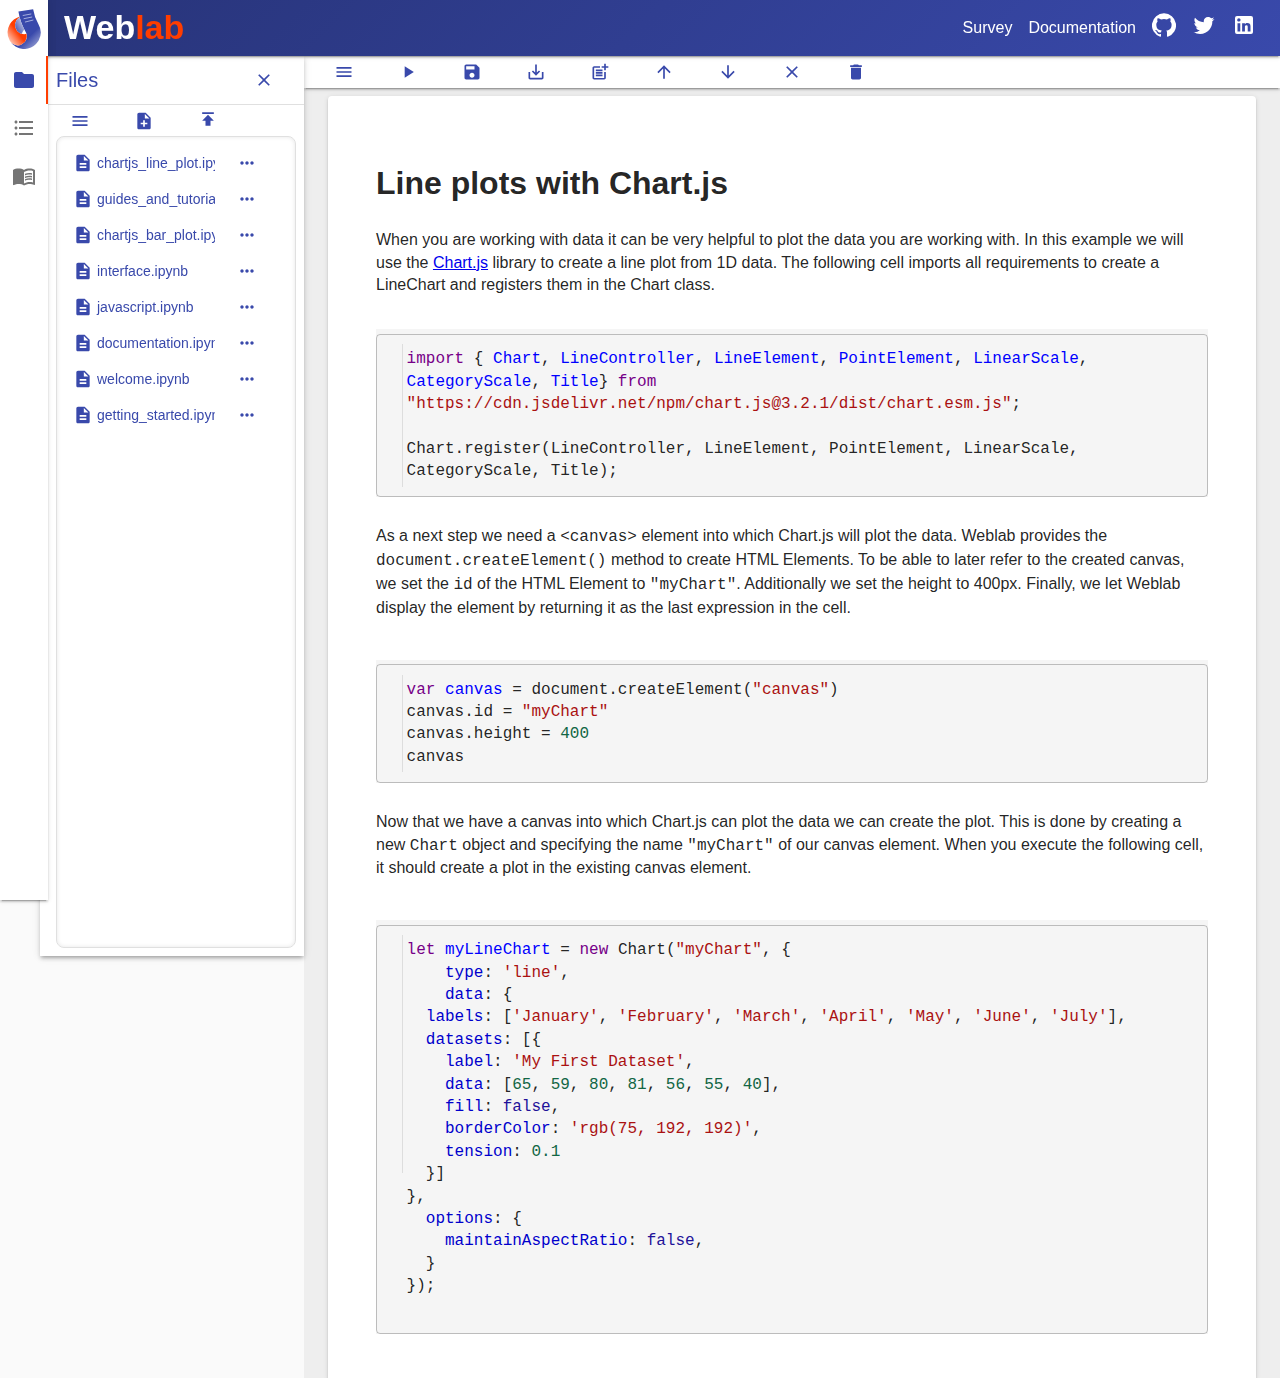
<file: documentation/guides_and_tutorials/chartjs_line/index.html>
<!DOCTYPE html><html><head><meta charSet="utf-8"/><meta http-equiv="x-ua-compatible" content="ie=edge"/><meta name="viewport" content="width=device-width, initial-scale=1, shrink-to-fit=no"/><meta http-equiv="Content-Security-Policy" content="base-uri &#x27;self&#x27;; default-src &#x27;self&#x27;; script-src &#x27;self&#x27; &#x27;unsafe-eval&#x27; https://cdn.jsdelivr.net https://cdn.skypack.dev https://www.google-analytics.com &#x27;sha256-xNgtAzcZL1MCVadvib55stiXQ8NPkADeGn/oWwM6yDc=&#x27; &#x27;sha256-BACJkbia6E+EPD1EMjryhod2TSVa2Cywm2TBHEn8hMg=&#x27; &#x27;sha256-PthcaxVTwxr4ezkepSKmJa6aZVI1iXg6cERberRrEbk=&#x27; &#x27;sha256-gmQhmEQPyB/IzVIjV6QstWH3G4qsm4wTDDjs9U44YXo=&#x27;; style-src  &#x27;self&#x27; &#x27;unsafe-inline&#x27;; object-src &#x27;none&#x27;; form-action &#x27;self&#x27;; font-src &#x27;self&#x27; data:; connect-src &#x27;self&#x27; https:; img-src &#x27;self&#x27; data: https: https://www.google-analytics.com;"/><style data-href="/styles.ecce6f4fc36bb278113d.css" id="gatsby-global-css">body{margin:0}img[alt=landing]{aspect-ratio:3.208/1;width:100%}img[alt=compatible],img[alt=interactive],img[alt=javascript]{aspect-ratio:3.166/1;width:33%}</style><meta name="generator" content="Gatsby 3.6.2"/><style id="jss-server-side">.MuiButtonBase-root{color:inherit;border:0;cursor:pointer;margin:0;display:inline-flex;outline:0;padding:0;position:relative;align-items:center;-webkit-user-select:none;-moz-user-select:none;-ms-user-select:none;user-select:none;border-radius:0;vertical-align:middle;-moz-appearance:none;justify-content:center;text-decoration:none;background-color:transparent;-webkit-appearance:none;-webkit-tap-highlight-color:transparent}.MuiButtonBase-root::-moz-focus-inner{border-style:none}.MuiButtonBase-root.Mui-disabled{cursor:default;pointer-events:none}@media print{.MuiButtonBase-root{-webkit-print-color-adjust:exact;color-adjust:exact}}.MuiListItem-root{width:100%;display:flex;position:relative;box-sizing:border-box;text-align:left;align-items:center;padding-top:8px;padding-bottom:8px;justify-content:flex-start;text-decoration:none}.MuiListItem-root.Mui-focusVisible{background-color:rgba(0,0,0,.08)}.MuiListItem-root.Mui-selected,.MuiListItem-root.Mui-selected:hover{background-color:rgba(0,0,0,.08)}.MuiListItem-root.Mui-disabled{opacity:.5}.MuiListItem-container{position:relative}.MuiListItem-dense{padding-top:4px;padding-bottom:4px}.MuiListItem-alignItemsFlexStart{align-items:flex-start}.MuiListItem-divider{border-bottom:1px solid rgba(0,0,0,.12);background-clip:padding-box}.MuiListItem-gutters{padding-left:16px;padding-right:16px}.MuiListItem-button{transition:background-color 150ms cubic-bezier(.4,0,.2,1) 0s}.MuiListItem-button:hover{text-decoration:none;background-color:rgba(0,0,0,.04)}@media (hover:none){.MuiListItem-button:hover{background-color:transparent}}.MuiListItem-secondaryAction{padding-right:48px}.MuiInputBase-root{color:rgba(0,0,0,.87);cursor:text;display:inline-flex;position:relative;font-size:1rem;box-sizing:border-box;align-items:center;font-family:Helvetica,Arial;font-weight:400;line-height:1.1876em}.MuiInputBase-root.Mui-disabled{color:rgba(0,0,0,.38);cursor:default}.MuiInputBase-multiline{padding:6px 0 7px}.MuiInputBase-multiline.MuiInputBase-marginDense{padding-top:3px}.MuiInputBase-fullWidth{width:100%}.MuiInputBase-input{font:inherit;color:currentColor;width:100%;border:0;height:1.1876em;margin:0;display:block;padding:6px 0 7px;min-width:0;background:0 0;box-sizing:content-box;-webkit-animation-name:mui-auto-fill-cancel;animation-name:mui-auto-fill-cancel;letter-spacing:inherit;-webkit-animation-duration:10ms;animation-duration:10ms;-webkit-tap-highlight-color:transparent}.MuiInputBase-input::-webkit-input-placeholder{color:currentColor;opacity:.42;-webkit-transition:opacity .2s cubic-bezier(.4,0,.2,1) 0s;transition:opacity .2s cubic-bezier(.4,0,.2,1) 0s}.MuiInputBase-input::-moz-placeholder{color:currentColor;opacity:.42;-moz-transition:opacity .2s cubic-bezier(.4,0,.2,1) 0s;transition:opacity .2s cubic-bezier(.4,0,.2,1) 0s}.MuiInputBase-input:-ms-input-placeholder{color:currentColor;opacity:.42;-ms-transition:opacity .2s cubic-bezier(.4,0,.2,1) 0s;transition:opacity .2s cubic-bezier(.4,0,.2,1) 0s}.MuiInputBase-input::-ms-input-placeholder{color:currentColor;opacity:.42;-ms-transition:opacity .2s cubic-bezier(.4,0,.2,1) 0s;transition:opacity .2s cubic-bezier(.4,0,.2,1) 0s}.MuiInputBase-input:focus{outline:0}.MuiInputBase-input:invalid{box-shadow:none}.MuiInputBase-input::-webkit-search-decoration{-webkit-appearance:none}.MuiInputBase-input.Mui-disabled{opacity:1}.MuiInputBase-input:-webkit-autofill{-webkit-animation-name:mui-auto-fill;animation-name:mui-auto-fill;-webkit-animation-duration:5000s;animation-duration:5000s}label[data-shrink=false]+.MuiInputBase-formControl .MuiInputBase-input::-webkit-input-placeholder{opacity:0!important}label[data-shrink=false]+.MuiInputBase-formControl .MuiInputBase-input::-moz-placeholder{opacity:0!important}label[data-shrink=false]+.MuiInputBase-formControl .MuiInputBase-input:-ms-input-placeholder{opacity:0!important}label[data-shrink=false]+.MuiInputBase-formControl .MuiInputBase-input::-ms-input-placeholder{opacity:0!important}label[data-shrink=false]+.MuiInputBase-formControl .MuiInputBase-input:focus::-webkit-input-placeholder{opacity:.42}label[data-shrink=false]+.MuiInputBase-formControl .MuiInputBase-input:focus::-moz-placeholder{opacity:.42}label[data-shrink=false]+.MuiInputBase-formControl .MuiInputBase-input:focus:-ms-input-placeholder{opacity:.42}label[data-shrink=false]+.MuiInputBase-formControl .MuiInputBase-input:focus::-ms-input-placeholder{opacity:.42}.MuiInputBase-inputMarginDense{padding-top:3px}.MuiInputBase-inputMultiline{height:auto;resize:none;padding:0}.MuiInputBase-inputTypeSearch{-moz-appearance:textfield;-webkit-appearance:textfield}.MuiInput-root{position:relative}label+.MuiInput-formControl{margin-top:16px}.MuiInput-colorSecondary.MuiInput-underline:after{border-bottom-color:#ff3d00}.MuiInput-underline:after{left:0;right:0;bottom:0;content:"";position:absolute;transform:scaleX(0);transition:transform .2s cubic-bezier(0,0,.2,1) 0s;border-bottom:2px solid #3949ab;pointer-events:none}.MuiInput-underline.Mui-focused:after{transform:scaleX(1)}.MuiInput-underline.Mui-error:after{transform:scaleX(1);border-bottom-color:#f44336}.MuiInput-underline:before{left:0;right:0;bottom:0;content:"\00a0";position:absolute;transition:border-bottom-color .2s cubic-bezier(.4,0,.2,1) 0s;border-bottom:1px solid rgba(0,0,0,.42);pointer-events:none}.MuiInput-underline:hover:not(.Mui-disabled):before{border-bottom:2px solid rgba(0,0,0,.87)}.MuiInput-underline.Mui-disabled:before{border-bottom-style:dotted}@media (hover:none){.MuiInput-underline:hover:not(.Mui-disabled):before{border-bottom:1px solid rgba(0,0,0,.42)}}.jss39{top:-5px;left:0;right:0;bottom:0;margin:0;padding:0 8px;overflow:hidden;position:absolute;border-style:solid;border-width:1px;border-radius:inherit;pointer-events:none}.jss40{padding:0;text-align:left;transition:width 150ms cubic-bezier(0,0,.2,1) 0s;line-height:11px}.jss41{width:auto;height:11px;display:block;padding:0;font-size:.75em;max-width:.01px;text-align:left;transition:max-width 50ms cubic-bezier(0,0,.2,1) 0s;visibility:hidden}.jss41>span{display:inline-block;padding-left:5px;padding-right:5px}.jss42{max-width:1000px;transition:max-width .1s cubic-bezier(0,0,.2,1) 50ms}.MuiOutlinedInput-root{position:relative;border-radius:4px}.MuiOutlinedInput-root:hover .MuiOutlinedInput-notchedOutline{border-color:rgba(0,0,0,.87)}@media (hover:none){.MuiOutlinedInput-root:hover .MuiOutlinedInput-notchedOutline{border-color:rgba(0,0,0,.23)}}.MuiOutlinedInput-root.Mui-focused .MuiOutlinedInput-notchedOutline{border-color:#3949ab;border-width:2px}.MuiOutlinedInput-root.Mui-error .MuiOutlinedInput-notchedOutline{border-color:#f44336}.MuiOutlinedInput-root.Mui-disabled .MuiOutlinedInput-notchedOutline{border-color:rgba(0,0,0,.26)}.MuiOutlinedInput-colorSecondary.Mui-focused .MuiOutlinedInput-notchedOutline{border-color:#ff3d00}.MuiOutlinedInput-adornedStart{padding-left:14px}.MuiOutlinedInput-adornedEnd{padding-right:14px}.MuiOutlinedInput-multiline{padding:18.5px 14px}.MuiOutlinedInput-multiline.MuiOutlinedInput-marginDense{padding-top:10.5px;padding-bottom:10.5px}.MuiOutlinedInput-notchedOutline{border-color:rgba(0,0,0,.23)}.MuiOutlinedInput-input{padding:18.5px 14px}.MuiOutlinedInput-input:-webkit-autofill{border-radius:inherit}.MuiOutlinedInput-inputMarginDense{padding-top:10.5px;padding-bottom:10.5px}.MuiOutlinedInput-inputMultiline{padding:0}.MuiOutlinedInput-inputAdornedStart{padding-left:0}.MuiOutlinedInput-inputAdornedEnd{padding-right:0}.MuiFormLabel-root{color:rgba(0,0,0,.54);padding:0;font-size:1rem;font-family:Helvetica,Arial;font-weight:400;line-height:1}.MuiFormLabel-root.Mui-focused{color:#3949ab}.MuiFormLabel-root.Mui-disabled{color:rgba(0,0,0,.38)}.MuiFormLabel-root.Mui-error{color:#f44336}.MuiFormLabel-colorSecondary.Mui-focused{color:#ff3d00}.MuiFormLabel-asterisk.Mui-error{color:#f44336}.MuiInputLabel-root{display:block;transform-origin:top left}.MuiInputLabel-formControl{top:0;left:0;position:absolute;transform:translate(0,24px) scale(1)}.MuiInputLabel-marginDense{transform:translate(0,21px) scale(1)}.MuiInputLabel-shrink{transform:translate(0,1.5px) scale(.75);transform-origin:top left}.MuiInputLabel-animated{transition:color .2s cubic-bezier(0,0,.2,1) 0s,transform .2s cubic-bezier(0,0,.2,1) 0s}.MuiInputLabel-filled{z-index:1;transform:translate(12px,20px) scale(1);pointer-events:none}.MuiInputLabel-filled.MuiInputLabel-marginDense{transform:translate(12px,17px) scale(1)}.MuiInputLabel-filled.MuiInputLabel-shrink{transform:translate(12px,10px) scale(.75)}.MuiInputLabel-filled.MuiInputLabel-shrink.MuiInputLabel-marginDense{transform:translate(12px,7px) scale(.75)}.MuiInputLabel-outlined{z-index:1;transform:translate(14px,20px) scale(1);pointer-events:none}.MuiInputLabel-outlined.MuiInputLabel-marginDense{transform:translate(14px,12px) scale(1)}.MuiInputLabel-outlined.MuiInputLabel-shrink{transform:translate(14px,-6px) scale(.75)}.MuiFormControl-root{border:0;margin:0;display:inline-flex;padding:0;position:relative;min-width:0;flex-direction:column;vertical-align:top}.MuiFormControl-marginNormal{margin-top:16px;margin-bottom:8px}.MuiFormControl-marginDense{margin-top:8px;margin-bottom:4px}.MuiFormControl-fullWidth{width:100%}.MuiPopover-paper{outline:0;position:absolute;max-width:calc(100% - 32px);min-width:16px;max-height:calc(100% - 32px);min-height:16px;overflow-x:hidden;overflow-y:auto}.MuiList-root{margin:0;padding:0;position:relative;list-style:none}.MuiList-padding{padding-top:8px;padding-bottom:8px}.MuiList-subheader{padding-top:0}.MuiMenu-paper{max-height:calc(100% - 96px);-webkit-overflow-scrolling:touch}.MuiMenu-list{outline:0}.MuiSvgIcon-root{fill:currentColor;width:1em;height:1em;display:inline-block;font-size:1.5rem;transition:fill .2s cubic-bezier(.4,0,.2,1) 0s;flex-shrink:0;-webkit-user-select:none;-moz-user-select:none;-ms-user-select:none;user-select:none}.MuiSvgIcon-colorPrimary{color:#3949ab}.MuiSvgIcon-colorSecondary{color:#ff3d00}.MuiSvgIcon-colorAction{color:rgba(0,0,0,.54)}.MuiSvgIcon-colorError{color:#f44336}.MuiSvgIcon-colorDisabled{color:rgba(0,0,0,.26)}.MuiSvgIcon-fontSizeInherit{font-size:inherit}.MuiSvgIcon-fontSizeSmall{font-size:1.25rem}.MuiSvgIcon-fontSizeLarge{font-size:2.1875rem}.jss7{box-shadow:0 3px 1px -2px rgba(0,0,0,.2),0 2px 2px 0 rgba(0,0,0,.14),0 1px 5px 0 rgba(0,0,0,.12)}@media (min-width:0px){.jss15{grid-template-columns:40px 8px 1fr}}@media (min-width:600px){.jss15{grid-template-columns:40px 8px 1fr}}@media (min-width:960px){.jss15{grid-template-columns:40px auto 1fr}}.jss16{box-shadow:0 3px 1px -2px rgba(0,0,0,.2),0 2px 2px 0 rgba(0,0,0,.14),0 1px 5px 0 rgba(0,0,0,.12)}.jss17{display:flex}.jss18{flex-grow:1;padding-right:16px}.jss21{padding-left:16px}.jss22{padding-left:16px}.jss23{padding-left:16px}.jss24{padding-left:16px}.jss25{padding-left:16px}.jss26{box-shadow:0 3px 3px -2px rgba(0,0,0,.2),0 3px 4px 0 rgba(0,0,0,.14),0 1px 8px 0 rgba(0,0,0,.12)}.jss31{color:#e0e0e0;display:flex;align-items:center;border-bottom:1px solid}.jss32{flex-grow:1}.jss34{border:1px solid;height:100rem;box-shadow:inset 0 0 4px rgba(0,0,0,.1);margin-left:8px;border-color:#e0e0e0;margin-right:8px;border-radius:8px;margin-bottom:8px}.jss35{box-shadow:0 3px 1px -2px rgba(0,0,0,.2),0 2px 2px 0 rgba(0,0,0,.14),0 1px 5px 0 rgba(0,0,0,.12)}.jss36{flex-direction:row}.jss38{box-shadow:0 3px 1px -2px rgba(0,0,0,.2),0 2px 2px 0 rgba(0,0,0,.14),0 1px 5px 0 rgba(0,0,0,.12);border-radius:4px}.MuiTypography-root{margin:0}.MuiTypography-body2{font-size:.875rem;font-family:Helvetica,Arial;font-weight:400;line-height:1.43}.MuiTypography-body1{font-size:1rem;font-family:Helvetica,Arial;font-weight:400;line-height:1.5}.MuiTypography-caption{font-size:.75rem;font-family:Helvetica,Arial;font-weight:400;line-height:1.66}.MuiTypography-button{font-size:.875rem;font-family:Helvetica,Arial;font-weight:500;line-height:1.75;text-transform:uppercase}.MuiTypography-h1{font-size:6rem;font-family:Helvetica,Arial;font-weight:300;line-height:1.167}.MuiTypography-h2{font-size:3.75rem;font-family:Helvetica,Arial;font-weight:300;line-height:1.2}.MuiTypography-h3{font-size:3rem;font-family:Helvetica,Arial;font-weight:400;line-height:1.167}.MuiTypography-h4{font-size:2.125rem;font-family:Helvetica,Arial;font-weight:400;line-height:1.235}.MuiTypography-h5{font-size:1.5rem;font-family:Helvetica,Arial;font-weight:400;line-height:1.334}.MuiTypography-h6{font-size:1.25rem;font-family:Helvetica,Arial;font-weight:500;line-height:1.6}.MuiTypography-subtitle1{font-size:1rem;font-family:Helvetica,Arial;font-weight:400;line-height:1.75}.MuiTypography-subtitle2{font-size:.875rem;font-family:Helvetica,Arial;font-weight:500;line-height:1.57}.MuiTypography-overline{font-size:.75rem;font-family:Helvetica,Arial;font-weight:400;line-height:2.66;text-transform:uppercase}.MuiTypography-srOnly{width:1px;height:1px;overflow:hidden;position:absolute}.MuiTypography-alignLeft{text-align:left}.MuiTypography-alignCenter{text-align:center}.MuiTypography-alignRight{text-align:right}.MuiTypography-alignJustify{text-align:justify}.MuiTypography-noWrap{overflow:hidden;white-space:nowrap;text-overflow:ellipsis}.MuiTypography-gutterBottom{margin-bottom:.35em}.MuiTypography-paragraph{margin-bottom:16px}.MuiTypography-colorInherit{color:inherit}.MuiTypography-colorPrimary{color:#3949ab}.MuiTypography-colorSecondary{color:#ff3d00}.MuiTypography-colorTextPrimary{color:rgba(0,0,0,.87)}.MuiTypography-colorTextSecondary{color:rgba(0,0,0,.54)}.MuiTypography-colorError{color:#f44336}.MuiTypography-displayInline{display:inline}.MuiTypography-displayBlock{display:block}.MuiTooltip-popper{z-index:1500;pointer-events:none}.MuiTooltip-popperInteractive{pointer-events:auto}.MuiTooltip-popperArrow[x-placement*=bottom] .MuiTooltip-arrow{top:0;left:0;margin-top:-.71em;margin-left:4px;margin-right:4px}.MuiTooltip-popperArrow[x-placement*=top] .MuiTooltip-arrow{left:0;bottom:0;margin-left:4px;margin-right:4px;margin-bottom:-.71em}.MuiTooltip-popperArrow[x-placement*=right] .MuiTooltip-arrow{left:0;width:.71em;height:1em;margin-top:4px;margin-left:-.71em;margin-bottom:4px}.MuiTooltip-popperArrow[x-placement*=left] .MuiTooltip-arrow{right:0;width:.71em;height:1em;margin-top:4px;margin-right:-.71em;margin-bottom:4px}.MuiTooltip-popperArrow[x-placement*=left] .MuiTooltip-arrow::before{transform-origin:0 0}.MuiTooltip-popperArrow[x-placement*=right] .MuiTooltip-arrow::before{transform-origin:100% 100%}.MuiTooltip-popperArrow[x-placement*=top] .MuiTooltip-arrow::before{transform-origin:100% 0}.MuiTooltip-popperArrow[x-placement*=bottom] .MuiTooltip-arrow::before{transform-origin:0 100%}.MuiTooltip-tooltip{color:#fff;padding:4px 8px;font-size:.625rem;max-width:300px;word-wrap:break-word;font-family:Helvetica,Arial;font-weight:500;line-height:1.4em;border-radius:4px;background-color:rgba(97,97,97,.9)}.MuiTooltip-tooltipArrow{margin:0;position:relative}.MuiTooltip-arrow{color:rgba(97,97,97,.9);width:1em;height:.71em;overflow:hidden;position:absolute;box-sizing:border-box}.MuiTooltip-arrow::before{width:100%;height:100%;margin:auto;content:"";display:block;transform:rotate(45deg);background-color:currentColor}.MuiTooltip-touch{padding:8px 16px;font-size:.875rem;font-weight:400;line-height:1.14286em}.MuiTooltip-tooltipPlacementLeft{margin:0 24px;transform-origin:right center}@media (min-width:600px){.MuiTooltip-tooltipPlacementLeft{margin:0 14px}}.MuiTooltip-tooltipPlacementRight{margin:0 24px;transform-origin:left center}@media (min-width:600px){.MuiTooltip-tooltipPlacementRight{margin:0 14px}}.MuiTooltip-tooltipPlacementTop{margin:24px 0;transform-origin:center bottom}@media (min-width:600px){.MuiTooltip-tooltipPlacementTop{margin:14px 0}}.MuiTooltip-tooltipPlacementBottom{margin:24px 0;transform-origin:center top}@media (min-width:600px){.MuiTooltip-tooltipPlacementBottom{margin:14px 0}}.MuiButton-root{color:rgba(0,0,0,.87);padding:6px 16px;font-size:.875rem;min-width:64px;box-sizing:border-box;transition:background-color 250ms cubic-bezier(.4,0,.2,1) 0s,box-shadow 250ms cubic-bezier(.4,0,.2,1) 0s,border 250ms cubic-bezier(.4,0,.2,1) 0s;font-family:Helvetica,Arial;font-weight:500;line-height:1.75;border-radius:4px;text-transform:uppercase}.MuiButton-root:hover{text-decoration:none;background-color:rgba(0,0,0,.04)}.MuiButton-root.Mui-disabled{color:rgba(0,0,0,.26)}@media (hover:none){.MuiButton-root:hover{background-color:transparent}}.MuiButton-root:hover.Mui-disabled{background-color:transparent}.MuiButton-label{width:100%;display:inherit;align-items:inherit;justify-content:inherit}.MuiButton-text{padding:6px 8px}.MuiButton-textPrimary{color:#3949ab}.MuiButton-textPrimary:hover{background-color:rgba(57,73,171,.04)}@media (hover:none){.MuiButton-textPrimary:hover{background-color:transparent}}.MuiButton-textSecondary{color:#ff3d00}.MuiButton-textSecondary:hover{background-color:rgba(255,61,0,.04)}@media (hover:none){.MuiButton-textSecondary:hover{background-color:transparent}}.MuiButton-outlined{border:1px solid rgba(0,0,0,.23);padding:5px 15px}.MuiButton-outlined.Mui-disabled{border:1px solid rgba(0,0,0,.12)}.MuiButton-outlinedPrimary{color:#3949ab;border:1px solid rgba(57,73,171,.5)}.MuiButton-outlinedPrimary:hover{border:1px solid #3949ab;background-color:rgba(57,73,171,.04)}@media (hover:none){.MuiButton-outlinedPrimary:hover{background-color:transparent}}.MuiButton-outlinedSecondary{color:#ff3d00;border:1px solid rgba(255,61,0,.5)}.MuiButton-outlinedSecondary:hover{border:1px solid #ff3d00;background-color:rgba(255,61,0,.04)}.MuiButton-outlinedSecondary.Mui-disabled{border:1px solid rgba(0,0,0,.26)}@media (hover:none){.MuiButton-outlinedSecondary:hover{background-color:transparent}}.MuiButton-contained{color:rgba(0,0,0,.87);box-shadow:0 3px 1px -2px rgba(0,0,0,.2),0 2px 2px 0 rgba(0,0,0,.14),0 1px 5px 0 rgba(0,0,0,.12);background-color:#e0e0e0}.MuiButton-contained:hover{box-shadow:0 2px 4px -1px rgba(0,0,0,.2),0 4px 5px 0 rgba(0,0,0,.14),0 1px 10px 0 rgba(0,0,0,.12);background-color:#d5d5d5}.MuiButton-contained.Mui-focusVisible{box-shadow:0 3px 5px -1px rgba(0,0,0,.2),0 6px 10px 0 rgba(0,0,0,.14),0 1px 18px 0 rgba(0,0,0,.12)}.MuiButton-contained:active{box-shadow:0 5px 5px -3px rgba(0,0,0,.2),0 8px 10px 1px rgba(0,0,0,.14),0 3px 14px 2px rgba(0,0,0,.12)}.MuiButton-contained.Mui-disabled{color:rgba(0,0,0,.26);box-shadow:none;background-color:rgba(0,0,0,.12)}@media (hover:none){.MuiButton-contained:hover{box-shadow:0 3px 1px -2px rgba(0,0,0,.2),0 2px 2px 0 rgba(0,0,0,.14),0 1px 5px 0 rgba(0,0,0,.12);background-color:#e0e0e0}}.MuiButton-contained:hover.Mui-disabled{background-color:rgba(0,0,0,.12)}.MuiButton-containedPrimary{color:#fff;background-color:#3949ab}.MuiButton-containedPrimary:hover{background-color:#273377}@media (hover:none){.MuiButton-containedPrimary:hover{background-color:#3949ab}}.MuiButton-containedSecondary{color:#fff;background-color:#ff3d00}.MuiButton-containedSecondary:hover{background-color:#b22a00}@media (hover:none){.MuiButton-containedSecondary:hover{background-color:#ff3d00}}.MuiButton-disableElevation{box-shadow:none}.MuiButton-disableElevation:hover{box-shadow:none}.MuiButton-disableElevation.Mui-focusVisible{box-shadow:none}.MuiButton-disableElevation:active{box-shadow:none}.MuiButton-disableElevation.Mui-disabled{box-shadow:none}.MuiButton-colorInherit{color:inherit;border-color:currentColor}.MuiButton-textSizeSmall{padding:4px 5px;font-size:.8125rem}.MuiButton-textSizeLarge{padding:8px 11px;font-size:.9375rem}.MuiButton-outlinedSizeSmall{padding:3px 9px;font-size:.8125rem}.MuiButton-outlinedSizeLarge{padding:7px 21px;font-size:.9375rem}.MuiButton-containedSizeSmall{padding:4px 10px;font-size:.8125rem}.MuiButton-containedSizeLarge{padding:8px 22px;font-size:.9375rem}.MuiButton-fullWidth{width:100%}.MuiButton-startIcon{display:inherit;margin-left:-4px;margin-right:8px}.MuiButton-startIcon.MuiButton-iconSizeSmall{margin-left:-2px}.MuiButton-endIcon{display:inherit;margin-left:8px;margin-right:-4px}.MuiButton-endIcon.MuiButton-iconSizeSmall{margin-right:-2px}.MuiButton-iconSizeSmall>:first-child{font-size:18px}.MuiButton-iconSizeMedium>:first-child{font-size:20px}.MuiButton-iconSizeLarge>:first-child{font-size:22px}.MuiToolbar-root{display:flex;position:relative;align-items:center}.MuiToolbar-gutters{padding-left:16px;padding-right:16px}@media (min-width:600px){.MuiToolbar-gutters{padding-left:24px;padding-right:24px}}.MuiToolbar-regular{min-height:56px}@media (min-width:0px) and (orientation:landscape){.MuiToolbar-regular{min-height:48px}}@media (min-width:600px){.MuiToolbar-regular{min-height:64px}}.MuiToolbar-dense{min-height:48px}.MuiLink-underlineNone{text-decoration:none}.MuiLink-underlineHover{text-decoration:none}.MuiLink-underlineHover:hover{text-decoration:underline}.MuiLink-underlineAlways{text-decoration:underline}.MuiLink-button{border:0;cursor:pointer;margin:0;outline:0;padding:0;position:relative;-webkit-user-select:none;-moz-user-select:none;-ms-user-select:none;user-select:none;border-radius:0;vertical-align:middle;-moz-appearance:none;background-color:transparent;-webkit-appearance:none;-webkit-tap-highlight-color:transparent}.MuiLink-button::-moz-focus-inner{border-style:none}.MuiLink-button.Mui-focusVisible{outline:auto}.jss11{width:100%;bottom:0;height:2px;position:absolute;transition:all .3s cubic-bezier(.4,0,.2,1) 0s}.jss12{background-color:#3949ab}.jss13{background-color:#ff3d00}.jss14{right:0;width:2px;height:100%}.MuiTabs-root{display:flex;overflow:hidden;min-height:48px;-webkit-overflow-scrolling:touch}.MuiTabs-vertical{flex-direction:column}.MuiTabs-flexContainer{display:flex}.MuiTabs-flexContainerVertical{flex-direction:column}.MuiTabs-centered{justify-content:center}.MuiTabs-scroller{flex:1 1 auto;display:inline-block;position:relative;white-space:nowrap}.MuiTabs-fixed{width:100%;overflow-x:hidden}.MuiTabs-scrollable{overflow-x:scroll;scrollbar-width:none}.MuiTabs-scrollable::-webkit-scrollbar{display:none}@media (max-width:599.95px){.MuiTabs-scrollButtonsDesktop{display:none}}.MuiTab-root{padding:6px 12px;overflow:hidden;position:relative;font-size:.875rem;max-width:264px;min-width:72px;box-sizing:border-box;min-height:48px;text-align:center;flex-shrink:0;font-family:Helvetica,Arial;font-weight:500;line-height:1.75;white-space:normal;text-transform:uppercase}@media (min-width:600px){.MuiTab-root{min-width:160px}}.MuiTab-labelIcon{min-height:72px;padding-top:9px}.MuiTab-labelIcon .MuiTab-wrapper>:first-child{margin-bottom:6px}.MuiTab-textColorInherit{color:inherit;opacity:.7}.MuiTab-textColorInherit.Mui-selected{opacity:1}.MuiTab-textColorInherit.Mui-disabled{opacity:.5}.MuiTab-textColorPrimary{color:rgba(0,0,0,.54)}.MuiTab-textColorPrimary.Mui-selected{color:#3949ab}.MuiTab-textColorPrimary.Mui-disabled{color:rgba(0,0,0,.38)}.MuiTab-textColorSecondary{color:rgba(0,0,0,.54)}.MuiTab-textColorSecondary.Mui-selected{color:#ff3d00}.MuiTab-textColorSecondary.Mui-disabled{color:rgba(0,0,0,.38)}.MuiTab-fullWidth{flex-grow:1;max-width:none;flex-basis:0;flex-shrink:1}.MuiTab-wrapped{font-size:.75rem;line-height:1.5}.MuiTab-wrapper{width:100%;display:inline-flex;align-items:center;flex-direction:column;justify-content:center}.jss8{max-width:40px;max-height:40px;vertical-align:middle}.jss9{min-width:40px}.MuiTabPanel-root{padding:24px}.jss27{float:right}.jss28{display:inline}.jss29{display:flex;padding:0;max-height:100vh;flex-direction:column}.MuiContainer-root{width:100%;display:block;box-sizing:border-box;margin-left:auto;margin-right:auto;padding-left:16px;padding-right:16px}@media (min-width:600px){.MuiContainer-root{padding-left:24px;padding-right:24px}}.MuiContainer-disableGutters{padding-left:0;padding-right:0}@media (min-width:600px){.MuiContainer-fixed{max-width:600px}}@media (min-width:960px){.MuiContainer-fixed{max-width:960px}}@media (min-width:1280px){.MuiContainer-fixed{max-width:1280px}}@media (min-width:1920px){.MuiContainer-fixed{max-width:1920px}}@media (min-width:0px){.MuiContainer-maxWidthXs{max-width:444px}}@media (min-width:600px){.MuiContainer-maxWidthSm{max-width:600px}}@media (min-width:960px){.MuiContainer-maxWidthMd{max-width:960px}}@media (min-width:1280px){.MuiContainer-maxWidthLg{max-width:1280px}}@media (min-width:1920px){.MuiContainer-maxWidthXl{max-width:1920px}}html{box-sizing:border-box;-webkit-font-smoothing:antialiased;-moz-osx-font-smoothing:grayscale}*,::after,::before{box-sizing:inherit}b,strong{font-weight:700}body{color:rgba(0,0,0,.87);margin:0;font-size:.875rem;font-family:Helvetica,Arial;font-weight:400;line-height:1.43;background-color:#fafafa}@media print{body{background-color:#fff}}body::-webkit-backdrop{background-color:#fafafa}body::backdrop{background-color:#fafafa}.jss1{grid-row:3;overflow-x:scroll;grid-column:3;background-color:#eee}.jss2{top:0;display:flex;z-index:30;grid-row:2;position:sticky;overflow-x:auto;grid-column:3;padding-left:8px;padding-right:8px;background-color:#fff}.jss3{top:0;height:100vh;z-index:40;grid-row:2;overflow:hidden;position:sticky;grid-column:2;padding-left:8px;background-color:#fff}.jss4{top:0;left:0;height:100%;z-index:60;position:fixed;background-color:#fff}.jss5{display:flex;z-index:50;grid-row:1;background:linear-gradient(135deg,#273377,#3949ab);line-height:56px;grid-column-end:4;grid-column-start:1}.jss6{display:grid;transition:.2s;grid-template-rows:56px 32px 1fr;transition-property:gridTemplateColumns}</style><title data-react-helmet="true">Weblab - Machine Learning notebook for Javascript</title><link data-react-helmet="true" href="favicon.png" rel="icon" type="image/png"/><meta data-react-helmet="true" content="Create line plots with Chart.js." name="description"/><meta data-react-helmet="true" content="8qW6zXcgTpuGGh0Tv5OluYL6OurWCv1PKiGM--bhmCQ" name="google-site-verification"/><script data-react-helmet="true" type="application/ld+json">{
          "@context": "https://schema.org",
          "@type": "WebApplication",
          "headline": "Run code and visualize data in an interactive notebook.",
          "applicationCategory": "Machine Learning, Data Science",
          "operatingSystem": "Windows, MacOS, Linux",
          "image": "https://www.weblab.ai/landing1x1.svg"
        }</script><link rel="preconnect" href="https://www.google-analytics.com"/><link rel="dns-prefetch" href="https://www.google-analytics.com"/><script>
  
  function gaOptout(){document.cookie=disableStr+'=true; expires=Thu, 31 Dec 2099 23:59:59 UTC;path=/',window[disableStr]=!0}var gaProperty='UA-190347187-1',disableStr='ga-disable-'+gaProperty;document.cookie.indexOf(disableStr+'=true')>-1&&(window[disableStr]=!0);
  if(!(parseInt(navigator.doNotTrack) === 1 || parseInt(window.doNotTrack) === 1 || parseInt(navigator.msDoNotTrack) === 1 || navigator.doNotTrack === "yes")) {
    (function(i,s,o,g,r,a,m){i['GoogleAnalyticsObject']=r;i[r]=i[r]||function(){
    (i[r].q=i[r].q||[]).push(arguments)},i[r].l=1*new Date();a=s.createElement(o),
    m=s.getElementsByTagName(o)[0];a.async=1;a.src=g;m.parentNode.insertBefore(a,m)
    })(window,document,'script','https://www.google-analytics.com/analytics.js','ga');
  }
  if (typeof ga === "function") {
    ga('create', 'UA-190347187-1', 'auto', {"storage":"none"});
      ga('set', 'anonymizeIp', true);
      
      
      
      
      }</script><link rel="sitemap" type="application/xml" href="/sitemap-index.xml"/><link as="script" rel="preload" href="/webpack-runtime-e9095afa495fdd782041.js"/><link as="script" rel="preload" href="/framework-dd0b1ffe55258bec5093.js"/><link as="script" rel="preload" href="/app-70687613299fa764e3e9.js"/><link as="script" rel="preload" href="/4ad82c5e-bf67ffc6c526407f1001.js"/><link as="script" rel="preload" href="/0dbaf208425a7f75037186594286768a9b17f2aa-ed8deaa23d3770f01946.js"/><link as="script" rel="preload" href="/component---src-pages-documentation-guides-and-tutorials-chartjs-line-js-192e52824619bed3eed3.js"/><link as="fetch" rel="preload" href="/page-data/documentation/guides_and_tutorials/chartjs_line/page-data.json" crossorigin="anonymous"/><link as="fetch" rel="preload" href="/page-data/app-data.json" crossorigin="anonymous"/></head><body><div id="___gatsby"><div style="outline:none" tabindex="-1" id="gatsby-focus-wrapper"><div class="MuiBox-root jss7 jss4"><nav><div class="MuiBox-root jss10" style="height:56px;line-height:56px;text-align:center;width:48px"><a class="MuiTypography-root MuiLink-root MuiLink-underlineHover MuiTypography-colorPrimary" href="/"><svg color="secondary" class="jss8" font-size="large" width="100mm" height="100mm" version="1.1" viewBox="0 0 100 100"><defs><linearGradient id="linearGradient936" x1="88.25" x2="-41.08" y1="208.83" y2="307.69" gradientTransform="matrix(.26458 0 0 .26458 -11.048 145.18)" gradientUnits="userSpaceOnUse"><stop stop-color="#ff3d00" offset="0"></stop><stop stop-color="#fff" offset="1"></stop></linearGradient><linearGradient id="linearGradient946" x1="182.86" x2="360.76" y1="278.66" y2="464.05" gradientTransform="matrix(.26458 0 0 .26458 -11.048 145.18)" gradientUnits="userSpaceOnUse"><stop stop-color="#3949ab" offset="0"></stop><stop stop-color="#fff" offset="1"></stop></linearGradient><linearGradient id="linearGradient954" x1="95.817" x2="219.09" y1="197.01" y2="122.54" gradientTransform="matrix(.26458 0 0 .26458 -11.048 145.18)" gradientUnits="userSpaceOnUse"><stop stop-color="#606dbb" offset="0"></stop><stop stop-color="#fff" offset="1"></stop></linearGradient></defs><g transform="translate(11.048 -145.18)"><g transform="translate(9.0607 .37075)"><path d="m52.737 145.18-36.797 5.8037a146.27 146.41 0 0 0 17.83 50.442l0.0041-3e-3a22.735 22.735 0 0 1 2.3076 5.4476 22.735 22.735 0 0 0 2.0341-0.64822 22.735 22.735 0 0 1-2.0341 0.64822 22.735 22.735 0 0 1-2.2404 17.304 22.735 22.735 0 0 1-3.581 4.6374 22.735 22.735 0 0 0 1.3797 1.2672 22.735 22.735 0 0 1-1.3797-1.2672 22.735 22.735 0 0 1-27.476 3.6842 22.735 22.735 0 0 1-7.9538-7.7218 41.336 41.336 0 0 0 14.762 14.53 41.336 41.336 0 0 0 55.233-13.221 22.735 22.735 0 0 1-0.06867 0.086 41.336 41.336 0 0 0 1.2978-2.0088 41.336 41.336 0 0 0 0.80531-1.5164 22.735 22.735 0 0 1-0.04644 0.10916 41.336 41.336 0 0 0-0.79506-39.975l0.0066-4e-3a109.02 109.12 0 0 1-13.289-37.595zm-0.51886 45.579a22.735 22.735 0 0 1-0.02113 0.0798 22.735 22.735 0 0 0-0.08566-0.018zm1.7592 0.64639a22.735 22.735 0 0 1 1.0544 0.41196 22.735 22.735 0 0 0-1.0544-0.41196zm2.0992 0.86364a22.735 22.735 0 0 1 1.6619 0.84943 22.735 22.735 0 0 0-1.6619-0.84943zm-4.4355 0.29222a22.735 22.735 0 0 1-0.41291 1.0592 22.735 22.735 0 0 0 0.41291-1.0592zm-0.86748 2.0985a22.735 22.735 0 0 1-0.82273 1.6132 22.735 22.735 0 0 0 0.82273-1.6132zm12.276 2.6974a22.735 22.735 0 0 1 0.7941 0.94822 22.735 22.735 0 0 0-0.7941-0.94822zm-14.258 0.70844a22.735 22.735 0 0 1-0.69936 0.89685 22.735 22.735 0 0 0 0.69936-0.89685zm-1.408 1.7834a22.735 22.735 0 0 1-0.78331 0.82028 22.735 22.735 0 0 0 0.78331-0.82028zm-1.5792 1.634a22.735 22.735 0 0 1-0.86097 0.73781 22.735 22.735 0 0 0 0.86097-0.73781zm21.034 1.4333a22.735 22.735 0 0 1 0.5226 1.2286 22.735 22.735 0 0 0-0.5226-1.2286zm-22.768 0.0341a22.735 22.735 0 0 1-0.93381 0.65065 22.735 22.735 0 0 0 0.93381-0.65065zm-1.8717 1.2874a22.735 22.735 0 0 1-0.99543 0.55475 22.735 22.735 0 0 0 0.99543-0.55475zm25.522 0.76509a22.735 22.735 0 0 1 0.43683 1.4011 22.735 22.735 0 0 0-0.43683-1.4011zm-27.513 0.32907a22.735 22.735 0 0 1-1.0423 0.45115 22.735 22.735 0 0 0 1.0423-0.45115zm28.184 1.8348a22.735 22.735 0 0 1 0.32383 1.5793 22.735 22.735 0 0 0-0.32383-1.5793zm0.45168 2.2193a22.735 22.735 0 0 1 0.17869 1.7409 22.735 22.735 0 0 0-0.17869-1.7409zm0.22878 2.254a22.735 22.735 0 0 1 4e-3 1.8718 22.735 22.735 0 0 0-4e-3 -1.8718zm3e-3 2.2665a22.735 22.735 0 0 1-0.19258 1.9634 22.735 22.735 0 0 0 0.19258-1.9634zm-0.2228 2.2565a22.735 22.735 0 0 1-0.41067 2.0496 22.735 22.735 0 0 0 0.41067-2.0496zm-0.44602 2.2219a22.735 22.735 0 0 1-0.64083 2.0884 22.735 22.735 0 0 0 0.64083-2.0884zm-0.66572 2.1682a22.735 22.735 0 0 1-0.87784 2.0893 22.735 22.735 0 0 0 0.87784-2.0893zm-4.0762 6.9878a22.735 22.735 0 0 1-0.93808 1.0187 22.735 22.735 0 0 0 0.93808-1.0187zm-1.5584 1.654a22.735 22.735 0 0 1-1.0306 0.91597 22.735 22.735 0 0 0 1.0306-0.91597zm-1.7166 1.4906a22.735 22.735 0 0 1-1.1092 0.80307 22.735 22.735 0 0 0 1.1092-0.80307zm-27.863 0.10713a22.735 22.735 0 0 0 0.90764 0.67992 22.735 22.735 0 0 1-0.90764-0.67992zm26.005 1.2052a22.735 22.735 0 0 1-1.173 0.68196 22.735 22.735 0 0 0 1.173-0.68196zm-23.527 0.49869a22.735 22.735 0 0 0 1.7323 0.88734 22.735 22.735 0 0 1-1.7323-0.88734zm21.547 0.62139a22.735 22.735 0 0 1-1.2215 0.55528 22.735 22.735 0 0 0 1.2215-0.55528zm-18.796 0.6999a22.735 22.735 0 0 0 1.0905 0.42722 22.735 22.735 0 0 1-1.0905-0.42722zm16.713 0.21671a22.735 22.735 0 0 1-1.2559 0.42551 22.735 22.735 0 0 0 1.2559-0.42551zm-14.589 0.53328a22.735 22.735 0 0 0 1.1521 0.32309 22.735 22.735 0 0 1-1.1521-0.32309zm12.425 0.17046a22.735 22.735 0 0 1-1.2755 0.29414 22.735 22.735 0 0 0 1.2755-0.29414zm-10.238 0.36539a22.735 22.735 0 0 0 1.2036 0.21083 22.735 22.735 0 0 1-1.2036-0.21083zm8.0132 0.11844a22.735 22.735 0 0 1-1.2783 0.16278 22.735 22.735 0 0 0 1.2783-0.16278zm-5.7812 0.19845a22.735 22.735 0 0 0 1.2411 0.0912 22.735 22.735 0 0 1-1.2411-0.0912zm3.5182 0.0604a22.735 22.735 0 0 1-1.267 0.0337 22.735 22.735 0 0 0 1.267-0.0337z" fill="url(#linearGradient946)"></path><path d="m18.644 163.91a41.336 41.336 0 0 0-24.18 18.925 41.336 41.336 0 0 0-0.87495 39.646 22.735 22.735 0 0 1-0.011001-0.0267 41.336 41.336 0 0 0 1.2718 2.3435 22.735 22.735 0 0 0 7.9357 7.6955 22.735 22.735 0 0 0 27.476-3.6843 22.735 22.735 0 0 0 3.5811-4.6374 22.735 22.735 0 0 0 2.2403-17.304 22.735 22.735 0 0 1-11.646 4e-3 22.735 22.735 0 0 0-0.34936 1.6139 22.735 22.735 0 0 1 0.34936-1.6139 22.735 22.735 0 0 1-5.5416-2.2797 22.735 22.735 0 0 1-10.562-13.752 22.735 22.735 0 0 1 2.2404-17.304 22.735 22.735 0 0 1 8.347-8.305 146.27 146.41 0 0 1-0.27599-1.3196zm5.2534 45.694a22.735 22.735 0 0 0-0.12838 1.1296 22.735 22.735 0 0 1 0.12838-1.1296zm-0.20517 2.2606a22.735 22.735 0 0 0-0.01495 1.137 22.735 22.735 0 0 1 0.01495-1.137zm0.02157 2.2713a22.735 22.735 0 0 0 0.09847 1.1317 22.735 22.735 0 0 1-0.09847-1.1317zm0.24811 2.2567a22.735 22.735 0 0 0 0.21094 1.1159 22.735 22.735 0 0 1-0.21094-1.1159zm0.4724 2.222a22.735 22.735 0 0 0 0.32063 1.087 22.735 22.735 0 0 1-0.32063-1.087zm0.692 2.1634a22.735 22.735 0 0 0 0.42733 1.0488 22.735 22.735 0 0 1-0.42733-1.0488zm0.90411 2.0824a22.735 22.735 0 0 0 0.52986 1.0012 22.735 22.735 0 0 1-0.52986-1.0012zm1.1073 1.9818a22.735 22.735 0 0 0 0.62877 0.94534 22.735 22.735 0 0 1-0.62877-0.94534zm1.2988 1.8602a22.735 22.735 0 0 0 0.72137 0.87955 22.735 22.735 0 0 1-0.72137-0.87955z" fill="url(#linearGradient936)"></path><path d="m18.921 165.24a22.735 22.735 0 0 0-8.3481 8.3 22.735 22.735 0 0 0-2.2403 17.304 22.735 22.735 0 0 0 10.562 13.752 22.735 22.735 0 0 0 5.5416 2.2797 22.735 22.735 0 0 1 2.246-5.4343 22.735 22.735 0 0 1 3.5811-4.6375 22.735 22.735 0 0 0-1.3794-1.2668 22.735 22.735 0 0 1 1.3794 1.2668 22.735 22.735 0 0 1 0.70236-0.63986 146.27 146.41 0 0 1-12.045-30.925zm-3.8341 24.862a22.735 22.735 0 0 1 0.93071 0.0844 22.735 22.735 0 0 0-1.1303-0.0824 22.735 22.735 0 0 1 0.19962-2e-3zm-1.337 0.0127a22.735 22.735 0 0 0-1.1346 0.0309 22.735 22.735 0 0 1 1.1346-0.0309zm-2.2616 0.15488a22.735 22.735 0 0 0-1.129 0.14428 22.735 22.735 0 0 1 1.129-0.14428zm5.6627 0.0196a22.735 22.735 0 0 1 1.118 0.19525 22.735 22.735 0 0 0-1.118-0.19525zm2.2342 0.41045a22.735 22.735 0 0 1 1.0949 0.30632 22.735 22.735 0 0 0-1.0949-0.30632zm2.1812 0.63102a22.735 22.735 0 0 1 1.0611 0.41504 22.735 22.735 0 0 0-1.0611-0.41504zm2.109 0.84632a22.735 22.735 0 0 1 1.845 0.94385 22.735 22.735 0 0 0-1.845-0.94385zm3.4151 1.9679a22.735 22.735 0 0 1 0.90678 0.67918 22.735 22.735 0 0 0-0.90678-0.67918z" fill="url(#linearGradient954)"></path><g fill="#606dbb" stroke="#bbc2e9" stroke-linecap="round" stroke-width="2.0668"><path d="m27.729 160.95 19.475-3.563"></path><path d="m29.93 168.95 19.388-4.0073"></path><path d="m33.195 177.28 19.208-4.7979"></path></g></g></g></svg></a></div><div class="MuiTabs-root MuiTabs-vertical"><div class="MuiTabs-scroller MuiTabs-fixed" style="overflow:hidden"><div class="MuiTabs-flexContainer MuiTabs-flexContainerVertical" role="tablist"><button class="MuiButtonBase-root MuiTab-root MuiTab-textColorPrimary jss9 Mui-selected" tabindex="0" type="button" role="tab" aria-selected="true"><span class="MuiTab-wrapper"><svg class="MuiSvgIcon-root" focusable="false" viewBox="0 0 24 24" aria-hidden="true" title="Files"><path d="M10 4H4c-1.1 0-1.99.9-1.99 2L2 18c0 1.1.9 2 2 2h16c1.1 0 2-.9 2-2V8c0-1.1-.9-2-2-2h-8l-2-2z"></path></svg></span><span class="jss11 jss13 MuiTabs-indicator jss14"></span></button><button class="MuiButtonBase-root MuiTab-root MuiTab-textColorPrimary jss9" tabindex="-1" type="button" role="tab" aria-selected="false"><span class="MuiTab-wrapper"><svg class="MuiSvgIcon-root" focusable="false" viewBox="0 0 24 24" aria-hidden="true" title="Outline"><path d="M4 10.5c-.83 0-1.5.67-1.5 1.5s.67 1.5 1.5 1.5 1.5-.67 1.5-1.5-.67-1.5-1.5-1.5zm0-6c-.83 0-1.5.67-1.5 1.5S3.17 7.5 4 7.5 5.5 6.83 5.5 6 4.83 4.5 4 4.5zm0 12c-.83 0-1.5.68-1.5 1.5s.68 1.5 1.5 1.5 1.5-.68 1.5-1.5-.67-1.5-1.5-1.5zM7 19h14v-2H7v2zm0-6h14v-2H7v2zm0-8v2h14V5H7z"></path></svg></span></button><button class="MuiButtonBase-root MuiTab-root MuiTab-textColorPrimary jss9" tabindex="-1" type="button" role="tab" aria-selected="false"><span class="MuiTab-wrapper"><svg class="MuiSvgIcon-root" focusable="false" viewBox="0 0 24 24" aria-hidden="true" title="Documentation"><path d="M21 5c-1.11-.35-2.33-.5-3.5-.5-1.95 0-4.05.4-5.5 1.5-1.45-1.1-3.55-1.5-5.5-1.5S2.45 4.9 1 6v14.65c0 .25.25.5.5.5.1 0 .15-.05.25-.05C3.1 20.45 5.05 20 6.5 20c1.95 0 4.05.4 5.5 1.5 1.35-.85 3.8-1.5 5.5-1.5 1.65 0 3.35.3 4.75 1.05.1.05.15.05.25.05.25 0 .5-.25.5-.5V6c-.6-.45-1.25-.75-2-1zm0 13.5c-1.1-.35-2.3-.5-3.5-.5-1.7 0-4.15.65-5.5 1.5V8c1.35-.85 3.8-1.5 5.5-1.5 1.2 0 2.4.15 3.5.5v11.5z"></path><path d="M17.5 10.5c.88 0 1.73.09 2.5.26V9.24c-.79-.15-1.64-.24-2.5-.24-1.7 0-3.24.29-4.5.83v1.66c1.13-.64 2.7-.99 4.5-.99zM13 12.49v1.66c1.13-.64 2.7-.99 4.5-.99.88 0 1.73.09 2.5.26V11.9c-.79-.15-1.64-.24-2.5-.24-1.7 0-3.24.3-4.5.83zM17.5 14.33c-1.7 0-3.24.29-4.5.83v1.66c1.13-.64 2.7-.99 4.5-.99.88 0 1.73.09 2.5.26v-1.52c-.79-.16-1.64-.24-2.5-.24z"></path></svg></span></button></div></div></div></nav></div><div class="MuiBox-root jss15 jss6" id="wrapper"><div class="MuiBox-root jss16 jss5"><div class="MuiToolbar-root MuiToolbar-dense MuiToolbar-gutters" style="width:100%"><div class="MuiBox-root jss17" style="background-color:#273377;height:56px;line-height:56px;text-align:center;width:32px"></div><div class="MuiBox-root jss18" style="color:white"><h4 class="MuiTypography-root MuiTypography-h4" style="font-weight:700;margin:8px"><span class="MuiBox-root jss19">Web</span><span class="MuiBox-root jss20" style="color:#ff3d00">lab</span></h4></div><div class="MuiBox-root jss21"><p class="MuiTypography-root MuiTypography-body1"><a class="MuiTypography-root MuiLink-root MuiLink-underlineHover MuiTypography-colorPrimary" style="color:white" href="https://docs.google.com/forms/d/e/1FAIpQLSfVyyc6vtpXXSkhnglXU0BsLJVgL3kd3_Mkk8pp8LfO7z1RaQ/viewform?usp=sf_link" target="_blank" rel="noopener">Survey</a></p></div><div class="MuiBox-root jss22"><p class="MuiTypography-root MuiTypography-body1"><a class="MuiTypography-root MuiLink-root MuiLink-underlineHover MuiTypography-colorPrimary" style="color:white" href="/documentation">Documentation</a></p></div><div class="MuiBox-root jss23"><p class="MuiTypography-root MuiTypography-body1"><a href="https://github.com/weblab-notebook/weblab" class="MuiTypography-root MuiLink-root MuiLink-underlineHover MuiTypography-colorPrimary" style="color:white"><svg class="MuiSvgIcon-root" focusable="false" viewBox="0 0 24 24" aria-hidden="true"><path d="M12 .3a12 12 0 0 0-3.8 23.4c.6.1.8-.3.8-.6v-2c-3.3.7-4-1.6-4-1.6-.6-1.4-1.4-1.8-1.4-1.8-1-.7.1-.7.1-.7 1.2 0 1.9 1.2 1.9 1.2 1 1.8 2.8 1.3 3.5 1 0-.8.4-1.3.7-1.6-2.7-.3-5.5-1.3-5.5-6 0-1.2.5-2.3 1.3-3.1-.2-.4-.6-1.6 0-3.2 0 0 1-.3 3.4 1.2a11.5 11.5 0 0 1 6 0c2.3-1.5 3.3-1.2 3.3-1.2.6 1.6.2 2.8 0 3.2.9.8 1.3 1.9 1.3 3.2 0 4.6-2.8 5.6-5.5 5.9.5.4.9 1 .9 2.2v3.3c0 .3.1.7.8.6A12 12 0 0 0 12 .3"></path></svg></a></p></div><div class="MuiBox-root jss24"><p class="MuiTypography-root MuiTypography-body1"><a href="https://twitter.com/Weblab7" class="MuiTypography-root MuiLink-root MuiLink-underlineHover MuiTypography-colorPrimary" style="color:white"><svg class="MuiSvgIcon-root" focusable="false" viewBox="0 0 24 24" aria-hidden="true"><path d="M22.46 6c-.77.35-1.6.58-2.46.69.88-.53 1.56-1.37 1.88-2.38-.83.5-1.75.85-2.72 1.05C18.37 4.5 17.26 4 16 4c-2.35 0-4.27 1.92-4.27 4.29 0 .34.04.67.11.98C8.28 9.09 5.11 7.38 3 4.79c-.37.63-.58 1.37-.58 2.15 0 1.49.75 2.81 1.91 3.56-.71 0-1.37-.2-1.95-.5v.03c0 2.08 1.48 3.82 3.44 4.21a4.22 4.22 0 0 1-1.93.07 4.28 4.28 0 0 0 4 2.98 8.521 8.521 0 0 1-5.33 1.84c-.34 0-.68-.02-1.02-.06C3.44 20.29 5.7 21 8.12 21 16 21 20.33 14.46 20.33 8.79c0-.19 0-.37-.01-.56.84-.6 1.56-1.36 2.14-2.23z"></path></svg></a></p></div><div class="MuiBox-root jss25"><p class="MuiTypography-root MuiTypography-body1"><a href="https://www.linkedin.com/in/weblab-notebook-56a42b212/" class="MuiTypography-root MuiLink-root MuiLink-underlineHover MuiTypography-colorPrimary" style="color:white"><svg class="MuiSvgIcon-root" focusable="false" viewBox="0 0 24 24" aria-hidden="true"><path d="M19 3a2 2 0 0 1 2 2v14a2 2 0 0 1-2 2H5a2 2 0 0 1-2-2V5a2 2 0 0 1 2-2h14m-.5 15.5v-5.3a3.26 3.26 0 0 0-3.26-3.26c-.85 0-1.84.52-2.32 1.3v-1.11h-2.79v8.37h2.79v-4.93c0-.77.62-1.4 1.39-1.4a1.4 1.4 0 0 1 1.4 1.4v4.93h2.79M6.88 8.56a1.68 1.68 0 0 0 1.68-1.68c0-.93-.75-1.69-1.68-1.69a1.69 1.69 0 0 0-1.69 1.69c0 .93.76 1.68 1.69 1.68m1.39 9.94v-8.37H5.5v8.37h2.77z"></path></svg></a></p></div></div></div><div class="MuiBox-root jss26 jss3"><div class="MuiBox-root jss30" style="height:100vh;min-width:256px"><div class="MuiTabPanel-root jss29" role="tabpanel"><div class="MuiBox-root jss31" style="padding:8px"><div class="MuiBox-root jss32"><h6 class="MuiTypography-root MuiTypography-h6 MuiTypography-colorPrimary">Files</h6></div><button class="MuiButtonBase-root MuiButton-root MuiButton-text MuiButton-textPrimary MuiButton-textSizeSmall MuiButton-sizeSmall" tabindex="0" type="button" title="Close sidepane"><span class="MuiButton-label"><svg class="MuiSvgIcon-root MuiSvgIcon-fontSizeSmall" focusable="false" viewBox="0 0 24 24" aria-hidden="true"><path d="M19 6.41L17.59 5 12 10.59 6.41 5 5 6.41 10.59 12 5 17.59 6.41 19 12 13.41 17.59 19 19 17.59 13.41 12z"></path></svg></span></button></div><div class="MuiBox-root jss33"><button class="MuiButtonBase-root MuiButton-root MuiButton-text MuiButton-textPrimary MuiButton-textSizeSmall MuiButton-sizeSmall" tabindex="0" type="button" title="Menu"><span class="MuiButton-label"><svg class="MuiSvgIcon-root MuiSvgIcon-fontSizeSmall" focusable="false" viewBox="0 0 24 24" aria-hidden="true"><path d="M3 18h18v-2H3v2zm0-5h18v-2H3v2zm0-7v2h18V6H3z"></path></svg></span></button><button class="MuiButtonBase-root MuiButton-root MuiButton-text MuiButton-textPrimary MuiButton-textSizeSmall MuiButton-sizeSmall" tabindex="0" type="button" title="New notebook"><span class="MuiButton-label"><svg class="MuiSvgIcon-root MuiSvgIcon-fontSizeSmall" focusable="false" viewBox="0 0 24 24" aria-hidden="true"><path d="M14 2H6c-1.1 0-1.99.9-1.99 2L4 20c0 1.1.89 2 1.99 2H18c1.1 0 2-.9 2-2V8l-6-6zm2 14h-3v3h-2v-3H8v-2h3v-3h2v3h3v2zm-3-7V3.5L18.5 9H13z"></path></svg></span></button><button class="MuiButtonBase-root MuiButton-root MuiButton-text MuiButton-textPrimary MuiButton-textSizeSmall MuiButton-sizeSmall" tabindex="0" type="button" title="Upload file"><span class="MuiButton-label"><label class="MuiFormLabel-root MuiInputLabel-root MuiInputLabel-animated" style="color:#3949ab" for="openNotebook"><svg class="MuiSvgIcon-root MuiSvgIcon-fontSizeSmall" focusable="false" viewBox="0 0 24 24" aria-hidden="true"><path d="M5 4v2h14V4H5zm0 10h4v6h6v-6h4l-7-7-7 7z"></path></svg></label><div class="MuiInputBase-root MuiInput-root MuiInput-underline" style="display:none"><input type="file" id="openNotebook" accept="application/.ipynb" class="MuiInputBase-input MuiInput-input"/></div></span></button></div><div class="MuiBox-root jss34"><ul class="MuiList-root MuiList-dense MuiList-padding"></ul></div></div><div class="MuiTabPanel-root jss29" hidden="" role="tabpanel"></div><div class="MuiTabPanel-root jss29" hidden="" role="tabpanel"></div></div></div><div class="MuiBox-root jss35 jss2"><div class="MuiBox-root jss36"><button class="MuiButtonBase-root MuiButton-root MuiButton-text MuiButton-textPrimary" tabindex="0" type="button" title="Menu"><span class="MuiButton-label"><svg class="MuiSvgIcon-root MuiSvgIcon-fontSizeSmall" focusable="false" viewBox="0 0 24 24" aria-hidden="true"><path d="M3 18h18v-2H3v2zm0-5h18v-2H3v2zm0-7v2h18V6H3z"></path></svg></span></button><button class="MuiButtonBase-root MuiButton-root MuiButton-text" tabindex="0" type="button" style="color:#3949ab" title="Run"><span class="MuiButton-label"><svg class="MuiSvgIcon-root MuiSvgIcon-fontSizeSmall" focusable="false" viewBox="0 0 24 24" aria-hidden="true"><path d="M8 5v14l11-7z"></path></svg></span></button><button class="MuiButtonBase-root MuiButton-root MuiButton-text MuiButton-textPrimary" tabindex="0" type="button" title="Save"><span class="MuiButton-label"><svg class="MuiSvgIcon-root MuiSvgIcon-fontSizeSmall" focusable="false" viewBox="0 0 24 24" aria-hidden="true"><path d="M17 3H5c-1.11 0-2 .9-2 2v14c0 1.1.89 2 2 2h14c1.1 0 2-.9 2-2V7l-4-4zm-5 16c-1.66 0-3-1.34-3-3s1.34-3 3-3 3 1.34 3 3-1.34 3-3 3zm3-10H5V5h10v4z"></path></svg></span></button><button class="MuiButtonBase-root MuiButton-root MuiButton-text MuiButton-textPrimary MuiButton-textSizeSmall MuiButton-sizeSmall" tabindex="0" type="button" style="color:#3949ab;min-height:32px" title="Download"><span class="MuiButton-label"><a style="color:#3949ab;max-height:20px" download="notebook.ipynb" href="data:application/json,%7B%22nbformat%22%3A4%2C%22nbformat_minor%22%3A0%2C%22metadata%22%3A%7B%22kernel_info%22%3A%7B%22name%22%3A%22Weblab%22%7D%2C%22language_info%22%3A%7B%22name%22%3A%22javascript%22%7D%7D%2C%22cells%22%3A%5B%7B%22cell_type%22%3A%22markdown%22%2C%22metadata%22%3A%7B%7D%2C%22source%22%3A%5B%22%23%20Line%20plots%20with%20Chart.js%5Cn%5CnWhen%20you%20are%20working%20with%20data%20it%20can%20be%20very%20helpful%20to%20plot%20the%20data%20you%20are%20working%20with.%20In%20this%20example%20we%20will%20use%20the%20%5BChart.js%5D(https%3A%2F%2Fwww.chartjs.org%2F)%20library%20to%20create%20a%20line%20plot%20from%201D%20data.%20The%20following%20cell%20imports%20all%20requirements%20to%20create%20a%20LineChart%20and%20registers%20them%20in%20the%20Chart%20class.%22%5D%7D%2C%7B%22cell_type%22%3A%22code%22%2C%22execution_count%22%3A0%2C%22metadata%22%3A%7B%7D%2C%22source%22%3A%5B%22import%20%7B%20Chart%2C%20LineController%2C%20LineElement%2C%20PointElement%2C%20LinearScale%2C%20CategoryScale%2C%20Title%7D%20from%20%5C%22https%3A%2F%2Fcdn.jsdelivr.net%2Fnpm%2Fchart.js%403.2.1%2Fdist%2Fchart.esm.js%5C%22%3B%5Cn%5CnChart.register(LineController%2C%20LineElement%2C%20PointElement%2C%20LinearScale%2C%20CategoryScale%2C%20Title)%3B%22%5D%2C%22outputs%22%3A%5B%7B%22output_type%22%3A%22display_data%22%2C%22metadata%22%3A%7B%7D%2C%22data%22%3A%7B%22text%2Fplain%22%3A%22%22%7D%7D%5D%7D%2C%7B%22cell_type%22%3A%22markdown%22%2C%22metadata%22%3A%7B%7D%2C%22source%22%3A%5B%22As%20a%20next%20step%20we%20need%20a%20%60%60%60%3Ccanvas%3E%60%60%60%20element%20into%20which%20Chart.js%20will%20plot%20the%20data.%20Weblab%20provides%20the%20%60%60%60document.createElement()%60%60%60%20method%20to%20create%20HTML%20Elements.%20To%20be%20able%20to%20later%20refer%20to%20the%20created%20canvas%2C%20we%20set%20the%20%60%60%60id%60%60%60%20of%20the%20HTML%20Element%20to%20%60%60%60%5C%22myChart%5C%22%60%60%60.%20Additionally%20we%20set%20the%20height%20to%20400px.%20Finally%2C%20we%20let%20Weblab%20display%20the%20element%20by%20returning%20it%20as%20the%20last%20expression%20in%20the%20cell.%22%5D%7D%2C%7B%22cell_type%22%3A%22markdown%22%2C%22metadata%22%3A%7B%7D%2C%22source%22%3A%5B%22%22%5D%7D%2C%7B%22cell_type%22%3A%22code%22%2C%22execution_count%22%3A0%2C%22metadata%22%3A%7B%7D%2C%22source%22%3A%5B%22var%20canvas%20%3D%20document.createElement(%5C%22canvas%5C%22)%5Cncanvas.id%20%3D%20%5C%22myChart%5C%22%5Cncanvas.height%20%3D%20400%5Cncanvas%22%5D%2C%22outputs%22%3A%5B%7B%22output_type%22%3A%22display_data%22%2C%22metadata%22%3A%7B%7D%2C%22data%22%3A%7B%22text%2Fplain%22%3A%22%22%7D%7D%5D%7D%2C%7B%22cell_type%22%3A%22markdown%22%2C%22metadata%22%3A%7B%7D%2C%22source%22%3A%5B%22Now%20that%20we%20have%20a%20canvas%20into%20which%20Chart.js%20can%20plot%20the%20data%20we%20can%20create%20the%20plot.%20This%20is%20done%20by%20creating%20a%20new%20%60%60%60Chart%60%60%60%20object%20and%20specifying%20the%20name%20%60%60%60%5C%22myChart%5C%22%60%60%60%20of%20our%20canvas%20element.%20When%20you%20execute%20the%20following%20cell%2C%20it%20should%20create%20a%20plot%20in%20the%20existing%20canvas%20element.%22%5D%7D%2C%7B%22cell_type%22%3A%22markdown%22%2C%22metadata%22%3A%7B%7D%2C%22source%22%3A%5B%22%22%5D%7D%2C%7B%22cell_type%22%3A%22code%22%2C%22execution_count%22%3A0%2C%22metadata%22%3A%7B%7D%2C%22source%22%3A%5B%22let%20myLineChart%20%3D%20new%20Chart(%5C%22myChart%5C%22%2C%20%7B%5Cn%20%20%20%20type%3A%20&#x27;line&#x27;%2C%5Cn%20%20%20%20data%3A%20%7B%5Cn%20%20labels%3A%20%5B&#x27;January&#x27;%2C%20&#x27;February&#x27;%2C%20&#x27;March&#x27;%2C%20&#x27;April&#x27;%2C%20&#x27;May&#x27;%2C%20&#x27;June&#x27;%2C%20&#x27;July&#x27;%5D%2C%5Cn%20%20datasets%3A%20%5B%7B%5Cn%20%20%20%20label%3A%20&#x27;My%20First%20Dataset&#x27;%2C%5Cn%20%20%20%20data%3A%20%5B65%2C%2059%2C%2080%2C%2081%2C%2056%2C%2055%2C%2040%5D%2C%5Cn%20%20%20%20fill%3A%20false%2C%5Cn%20%20%20%20borderColor%3A%20&#x27;rgb(75%2C%20192%2C%20192)&#x27;%2C%5Cn%20%20%20%20tension%3A%200.1%5Cn%20%20%7D%5D%5Cn%7D%2C%5Cn%20%20options%3A%20%7B%5Cn%20%20%20%20maintainAspectRatio%3A%20false%2C%5Cn%20%20%7D%5Cn%7D)%3B%5Cn%22%5D%2C%22outputs%22%3A%5B%7B%22output_type%22%3A%22display_data%22%2C%22metadata%22%3A%7B%7D%2C%22data%22%3A%7B%22text%2Fplain%22%3A%22%22%7D%7D%5D%7D%5D%7D"><svg class="MuiSvgIcon-root MuiSvgIcon-fontSizeSmall" focusable="false" viewBox="0 0 24 24" aria-hidden="true"><path d="M19 12v7H5v-7H3v7c0 1.1.9 2 2 2h14c1.1 0 2-.9 2-2v-7h-2zm-6 .67l2.59-2.58L17 11.5l-5 5-5-5 1.41-1.41L11 12.67V3h2z"></path></svg></a></span></button><button class="MuiButtonBase-root MuiButton-root MuiButton-text MuiButton-textPrimary" tabindex="0" type="button" title="Add cell"><span class="MuiButton-label"><svg class="MuiSvgIcon-root MuiSvgIcon-fontSizeSmall" focusable="false" viewBox="0 0 24 24" aria-hidden="true"><path d="M17 19.22H5V7h7V5H5c-1.1 0-2 .9-2 2v12c0 1.1.9 2 2 2h12c1.1 0 2-.9 2-2v-7h-2v7.22z"></path><path d="M19 2h-2v3h-3c.01.01 0 2 0 2h3v2.99c.01.01 2 0 2 0V7h3V5h-3V2zM7 9h8v2H7zM7 12v2h8v-2h-3zM7 15h8v2H7z"></path></svg></span></button><button class="MuiButtonBase-root MuiButton-root MuiButton-text MuiButton-textPrimary" tabindex="0" type="button" title="Move cell up"><span class="MuiButton-label"><svg class="MuiSvgIcon-root MuiSvgIcon-fontSizeSmall" focusable="false" viewBox="0 0 24 24" aria-hidden="true"><path d="M4 12l1.41 1.41L11 7.83V20h2V7.83l5.58 5.59L20 12l-8-8-8 8z"></path></svg></span></button><button class="MuiButtonBase-root MuiButton-root MuiButton-text MuiButton-textPrimary" tabindex="0" type="button" title="Move cell down"><span class="MuiButton-label"><svg class="MuiSvgIcon-root MuiSvgIcon-fontSizeSmall" focusable="false" viewBox="0 0 24 24" aria-hidden="true"><path d="M20 12l-1.41-1.41L13 16.17V4h-2v12.17l-5.58-5.59L4 12l8 8 8-8z"></path></svg></span></button><button class="MuiButtonBase-root MuiButton-root MuiButton-text MuiButton-textPrimary" tabindex="0" type="button" title="Clear output"><span class="MuiButton-label"><svg class="MuiSvgIcon-root MuiSvgIcon-fontSizeSmall" focusable="false" viewBox="0 0 24 24" aria-hidden="true"><path d="M19 6.41L17.59 5 12 10.59 6.41 5 5 6.41 10.59 12 5 17.59 6.41 19 12 13.41 17.59 19 19 17.59 13.41 12z"></path></svg></span></button><button class="MuiButtonBase-root MuiButton-root MuiButton-text MuiButton-textPrimary" tabindex="0" type="button" title="Delete cell"><span class="MuiButton-label"><svg class="MuiSvgIcon-root MuiSvgIcon-fontSizeSmall" focusable="false" viewBox="0 0 24 24" aria-hidden="true"><path d="M6 19c0 1.1.9 2 2 2h8c1.1 0 2-.9 2-2V7H6v12zM19 4h-3.5l-1-1h-5l-1 1H5v2h14V4z"></path></svg></span></button></div></div><div class="MuiBox-root jss37 jss1"><main><div class="MuiContainer-root MuiContainer-maxWidthLg" style="padding-top:8px;z-index:20"><div class="MuiBox-root jss38" style="background-color:white;min-height:100vh;padding:2rem"><ul class="MuiList-root MuiList-padding"><li class="MuiListItem-root MuiListItem-dense MuiListItem-gutters" style="display:block"><div class="MuiFormControl-root MuiTextField-root MuiFormControl-marginDense MuiFormControl-fullWidth" style="background-color:#f5f5f5;display:none"><div class="MuiInputBase-root MuiOutlinedInput-root MuiInputBase-fullWidth MuiInputBase-formControl MuiInputBase-multiline MuiOutlinedInput-multiline MuiInputBase-marginDense MuiOutlinedInput-marginDense"><div style="width:100%"></div><fieldset aria-hidden="true" style="padding-left:8px" class="jss39 MuiOutlinedInput-notchedOutline"><legend class="jss40" style="width:0.01px"><span>&#8203;</span></legend></fieldset></div></div><div><div class="MuiBox-root jss43" style="font-family:Helvetica;font-size:16px;overflow:inherit"><h1>Line plots with Chart.js</h1>
<p>When you are working with data it can be very helpful to plot the data you are working with. In this example we will use the <a href="https://www.chartjs.org/">Chart.js</a> library to create a line plot from 1D data. The following cell imports all requirements to create a LineChart and registers them in the Chart class.</p>
</div></div></li><li class="MuiListItem-root MuiListItem-dense MuiListItem-gutters" style="display:block"><div class="MuiFormControl-root MuiTextField-root MuiFormControl-marginDense MuiFormControl-fullWidth" style="background-color:#f5f5f5;display:inline-block"><div class="MuiInputBase-root MuiOutlinedInput-root MuiInputBase-fullWidth MuiInputBase-formControl MuiInputBase-multiline MuiOutlinedInput-multiline MuiInputBase-marginDense MuiOutlinedInput-marginDense"><div style="width:100%"></div><fieldset aria-hidden="true" style="padding-left:8px" class="jss39 MuiOutlinedInput-notchedOutline"><legend class="jss40" style="width:0.01px"><span>&#8203;</span></legend></fieldset></div></div></li><li class="MuiListItem-root MuiListItem-dense MuiListItem-gutters" style="display:block"><div class="MuiFormControl-root MuiTextField-root MuiFormControl-marginDense MuiFormControl-fullWidth" style="background-color:#f5f5f5;display:none"><div class="MuiInputBase-root MuiOutlinedInput-root MuiInputBase-fullWidth MuiInputBase-formControl MuiInputBase-multiline MuiOutlinedInput-multiline MuiInputBase-marginDense MuiOutlinedInput-marginDense"><div style="width:100%"></div><fieldset aria-hidden="true" style="padding-left:8px" class="jss39 MuiOutlinedInput-notchedOutline"><legend class="jss40" style="width:0.01px"><span>&#8203;</span></legend></fieldset></div></div><div><div class="MuiBox-root jss44" style="font-family:Helvetica;font-size:16px;overflow:inherit"><p>As a next step we need a <code>&lt;canvas&gt;</code> element into which Chart.js will plot the data. Weblab provides the <code>document.createElement()</code> method to create HTML Elements. To be able to later refer to the created canvas, we set the <code>id</code> of the HTML Element to <code>&quot;myChart&quot;</code>. Additionally we set the height to 400px. Finally, we let Weblab display the element by returning it as the last expression in the cell.</p>
</div></div></li><li class="MuiListItem-root MuiListItem-dense MuiListItem-gutters" style="display:block"><div class="MuiFormControl-root MuiTextField-root MuiFormControl-marginDense MuiFormControl-fullWidth" style="background-color:#f5f5f5;display:none"><div class="MuiInputBase-root MuiOutlinedInput-root MuiInputBase-fullWidth MuiInputBase-formControl MuiInputBase-multiline MuiOutlinedInput-multiline MuiInputBase-marginDense MuiOutlinedInput-marginDense"><div style="width:100%"></div><fieldset aria-hidden="true" style="padding-left:8px" class="jss39 MuiOutlinedInput-notchedOutline"><legend class="jss40" style="width:0.01px"><span>&#8203;</span></legend></fieldset></div></div><div><div class="MuiBox-root jss45" style="font-family:Helvetica;font-size:16px;overflow:inherit"></div></div></li><li class="MuiListItem-root MuiListItem-dense MuiListItem-gutters" style="display:block"><div class="MuiFormControl-root MuiTextField-root MuiFormControl-marginDense MuiFormControl-fullWidth" style="background-color:#f5f5f5;display:inline-block"><div class="MuiInputBase-root MuiOutlinedInput-root MuiInputBase-fullWidth MuiInputBase-formControl MuiInputBase-multiline MuiOutlinedInput-multiline MuiInputBase-marginDense MuiOutlinedInput-marginDense"><div style="width:100%"></div><fieldset aria-hidden="true" style="padding-left:8px" class="jss39 MuiOutlinedInput-notchedOutline"><legend class="jss40" style="width:0.01px"><span>&#8203;</span></legend></fieldset></div></div></li><li class="MuiListItem-root MuiListItem-dense MuiListItem-gutters" style="display:block"><div class="MuiFormControl-root MuiTextField-root MuiFormControl-marginDense MuiFormControl-fullWidth" style="background-color:#f5f5f5;display:none"><div class="MuiInputBase-root MuiOutlinedInput-root MuiInputBase-fullWidth MuiInputBase-formControl MuiInputBase-multiline MuiOutlinedInput-multiline MuiInputBase-marginDense MuiOutlinedInput-marginDense"><div style="width:100%"></div><fieldset aria-hidden="true" style="padding-left:8px" class="jss39 MuiOutlinedInput-notchedOutline"><legend class="jss40" style="width:0.01px"><span>&#8203;</span></legend></fieldset></div></div><div><div class="MuiBox-root jss46" style="font-family:Helvetica;font-size:16px;overflow:inherit"><p>Now that we have a canvas into which Chart.js can plot the data we can create the plot. This is done by creating a new <code>Chart</code> object and specifying the name <code>&quot;myChart&quot;</code> of our canvas element. When you execute the following cell, it should create a plot in the existing canvas element.</p>
</div></div></li><li class="MuiListItem-root MuiListItem-dense MuiListItem-gutters" style="display:block"><div class="MuiFormControl-root MuiTextField-root MuiFormControl-marginDense MuiFormControl-fullWidth" style="background-color:#f5f5f5;display:none"><div class="MuiInputBase-root MuiOutlinedInput-root MuiInputBase-fullWidth MuiInputBase-formControl MuiInputBase-multiline MuiOutlinedInput-multiline MuiInputBase-marginDense MuiOutlinedInput-marginDense"><div style="width:100%"></div><fieldset aria-hidden="true" style="padding-left:8px" class="jss39 MuiOutlinedInput-notchedOutline"><legend class="jss40" style="width:0.01px"><span>&#8203;</span></legend></fieldset></div></div><div><div class="MuiBox-root jss47" style="font-family:Helvetica;font-size:16px;overflow:inherit"></div></div></li><li class="MuiListItem-root MuiListItem-dense MuiListItem-gutters" style="display:block"><div class="MuiFormControl-root MuiTextField-root MuiFormControl-marginDense MuiFormControl-fullWidth" style="background-color:#f5f5f5;display:inline-block"><div class="MuiInputBase-root MuiOutlinedInput-root MuiInputBase-fullWidth MuiInputBase-formControl MuiInputBase-multiline MuiOutlinedInput-multiline MuiInputBase-marginDense MuiOutlinedInput-marginDense"><div style="width:100%"></div><fieldset aria-hidden="true" style="padding-left:8px" class="jss39 MuiOutlinedInput-notchedOutline"><legend class="jss40" style="width:0.01px"><span>&#8203;</span></legend></fieldset></div></div></li></ul></div></div></main></div></div></div><div id="gatsby-announcer" style="position:absolute;top:0;width:1px;height:1px;padding:0;overflow:hidden;clip:rect(0, 0, 0, 0);white-space:nowrap;border:0" aria-live="assertive" aria-atomic="true"></div></div><script id="gatsby-script-loader">/*<![CDATA[*/window.pagePath="/documentation/guides_and_tutorials/chartjs_line/";/*]]>*/</script><script id="gatsby-chunk-mapping">/*<![CDATA[*/window.___chunkMapping={"polyfill":["/polyfill-bb7fab920f698cc39527.js"],"app":["/app-70687613299fa764e3e9.js"],"component---src-pages-404-js":["/component---src-pages-404-js-e93270d946aa620346ff.js"],"component---src-pages-documentation-getting-started-js":["/component---src-pages-documentation-getting-started-js-cc3d3dd541b21f7b4d3b.js"],"component---src-pages-documentation-guides-and-tutorials-chartjs-bar-js":["/component---src-pages-documentation-guides-and-tutorials-chartjs-bar-js-3bd65ad1da224f5608ec.js"],"component---src-pages-documentation-guides-and-tutorials-chartjs-line-js":["/component---src-pages-documentation-guides-and-tutorials-chartjs-line-js-192e52824619bed3eed3.js"],"component---src-pages-documentation-guides-and-tutorials-danfo-js":["/component---src-pages-documentation-guides-and-tutorials-danfo-js-6c28a758ce42bedd27bc.js"],"component---src-pages-documentation-guides-and-tutorials-index-js":["/component---src-pages-documentation-guides-and-tutorials-index-js-e7953c79438c914a88bb.js"],"component---src-pages-documentation-guides-and-tutorials-regression-training-js":["/component---src-pages-documentation-guides-and-tutorials-regression-training-js-2b7e9ac65015f914a9d8.js"],"component---src-pages-documentation-guides-and-tutorials-transfer-learning-mobilenet-js":["/component---src-pages-documentation-guides-and-tutorials-transfer-learning-mobilenet-js-1399aa863eb4a7ae8159.js"],"component---src-pages-documentation-index-js":["/component---src-pages-documentation-index-js-7c93bd552dd22c1008a1.js"],"component---src-pages-documentation-interface-js":["/component---src-pages-documentation-interface-js-096fed8ee23580d8d76e.js"],"component---src-pages-documentation-javascript-js":["/component---src-pages-documentation-javascript-js-fdc777014061c9dbf411.js"],"component---src-pages-index-js":["/component---src-pages-index-js-28b93f46f6fa398d138a.js"]};/*]]>*/</script><script src="/polyfill-bb7fab920f698cc39527.js" nomodule=""></script><script src="/component---src-pages-documentation-guides-and-tutorials-chartjs-line-js-192e52824619bed3eed3.js" async=""></script><script src="/0dbaf208425a7f75037186594286768a9b17f2aa-ed8deaa23d3770f01946.js" async=""></script><script src="/4ad82c5e-bf67ffc6c526407f1001.js" async=""></script><script src="/app-70687613299fa764e3e9.js" async=""></script><script src="/framework-dd0b1ffe55258bec5093.js" async=""></script><script src="/webpack-runtime-e9095afa495fdd782041.js" async=""></script></body></html>
</file>
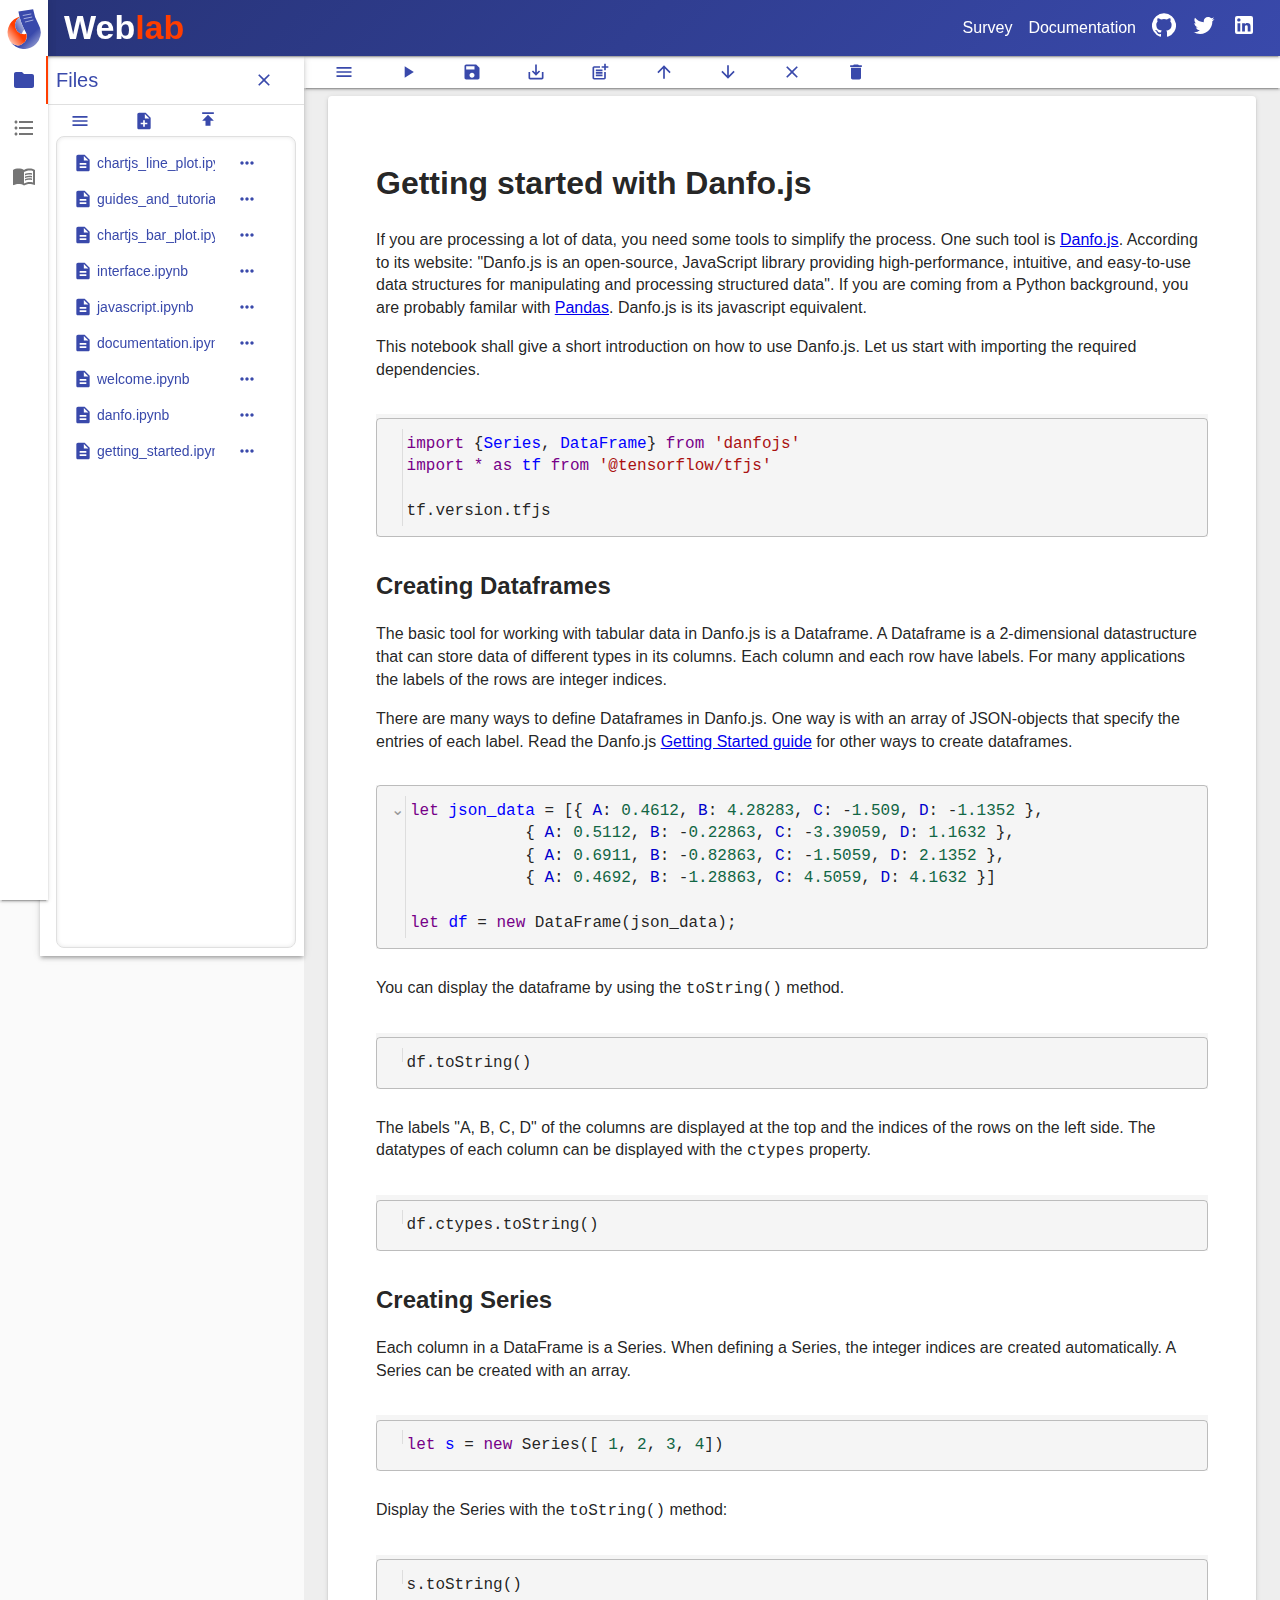
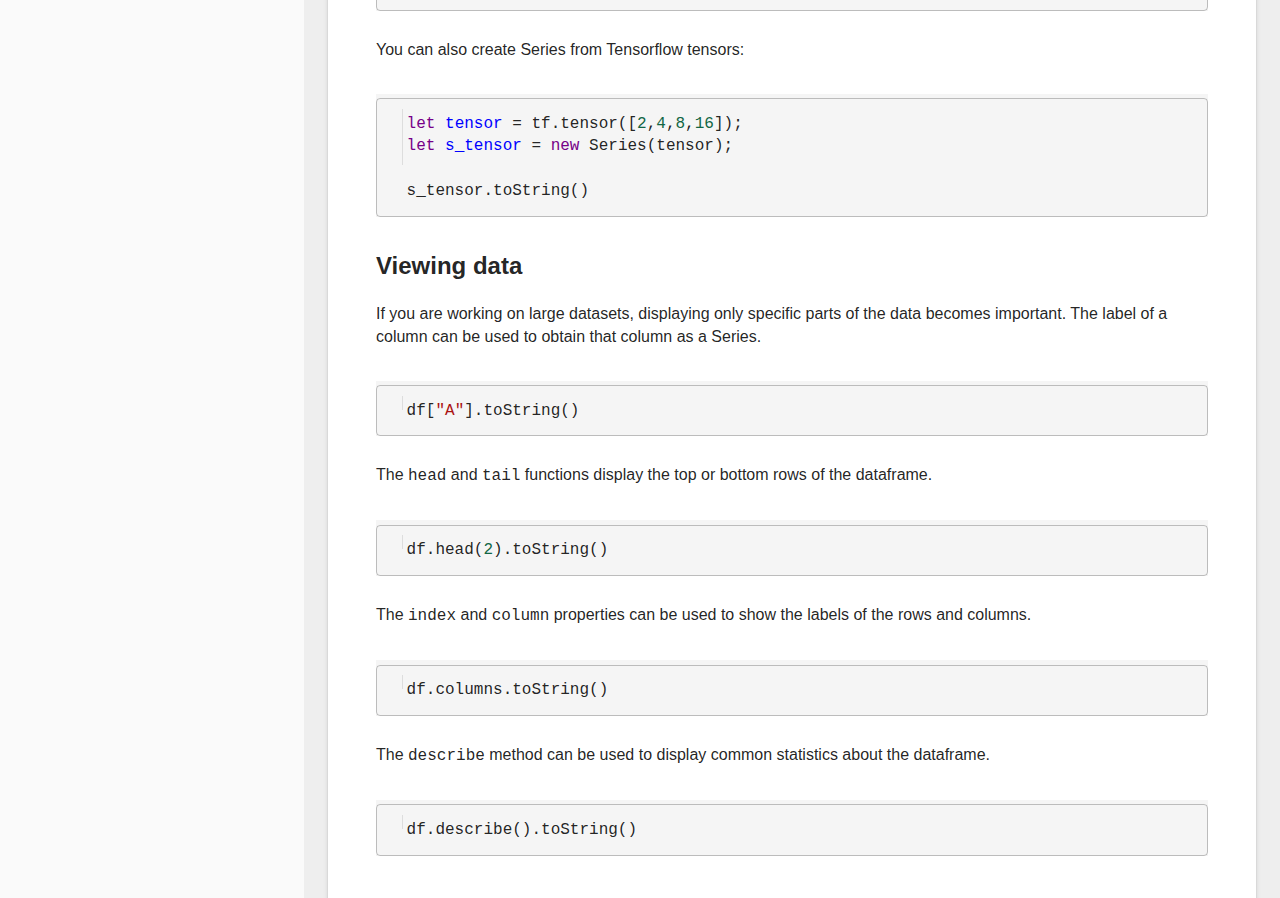
<file: documentation/guides_and_tutorials/danfo/index.html>
<!DOCTYPE html><html><head><meta charSet="utf-8"/><meta http-equiv="x-ua-compatible" content="ie=edge"/><meta name="viewport" content="width=device-width, initial-scale=1, shrink-to-fit=no"/><meta http-equiv="Content-Security-Policy" content="base-uri &#x27;self&#x27;; default-src &#x27;self&#x27;; script-src &#x27;self&#x27; &#x27;unsafe-eval&#x27; https://cdn.jsdelivr.net https://cdn.skypack.dev https://www.google-analytics.com &#x27;sha256-xNgtAzcZL1MCVadvib55stiXQ8NPkADeGn/oWwM6yDc=&#x27; &#x27;sha256-BACJkbia6E+EPD1EMjryhod2TSVa2Cywm2TBHEn8hMg=&#x27; &#x27;sha256-4K6cZlO9ava8n7W0bqcJEIutwJAViYLudBols2PRZsA=&#x27; &#x27;sha256-gmQhmEQPyB/IzVIjV6QstWH3G4qsm4wTDDjs9U44YXo=&#x27;; style-src  &#x27;self&#x27; &#x27;unsafe-inline&#x27;; object-src &#x27;none&#x27;; form-action &#x27;self&#x27;; font-src &#x27;self&#x27; data:; connect-src &#x27;self&#x27; https:; img-src &#x27;self&#x27; data: https: https://www.google-analytics.com;"/><style data-href="/styles.ecce6f4fc36bb278113d.css" id="gatsby-global-css">body{margin:0}img[alt=landing]{aspect-ratio:3.208/1;width:100%}img[alt=compatible],img[alt=interactive],img[alt=javascript]{aspect-ratio:3.166/1;width:33%}</style><meta name="generator" content="Gatsby 3.6.2"/><style id="jss-server-side">.MuiButtonBase-root{color:inherit;border:0;cursor:pointer;margin:0;display:inline-flex;outline:0;padding:0;position:relative;align-items:center;-webkit-user-select:none;-moz-user-select:none;-ms-user-select:none;user-select:none;border-radius:0;vertical-align:middle;-moz-appearance:none;justify-content:center;text-decoration:none;background-color:transparent;-webkit-appearance:none;-webkit-tap-highlight-color:transparent}.MuiButtonBase-root::-moz-focus-inner{border-style:none}.MuiButtonBase-root.Mui-disabled{cursor:default;pointer-events:none}@media print{.MuiButtonBase-root{-webkit-print-color-adjust:exact;color-adjust:exact}}.MuiListItem-root{width:100%;display:flex;position:relative;box-sizing:border-box;text-align:left;align-items:center;padding-top:8px;padding-bottom:8px;justify-content:flex-start;text-decoration:none}.MuiListItem-root.Mui-focusVisible{background-color:rgba(0,0,0,.08)}.MuiListItem-root.Mui-selected,.MuiListItem-root.Mui-selected:hover{background-color:rgba(0,0,0,.08)}.MuiListItem-root.Mui-disabled{opacity:.5}.MuiListItem-container{position:relative}.MuiListItem-dense{padding-top:4px;padding-bottom:4px}.MuiListItem-alignItemsFlexStart{align-items:flex-start}.MuiListItem-divider{border-bottom:1px solid rgba(0,0,0,.12);background-clip:padding-box}.MuiListItem-gutters{padding-left:16px;padding-right:16px}.MuiListItem-button{transition:background-color 150ms cubic-bezier(.4,0,.2,1) 0s}.MuiListItem-button:hover{text-decoration:none;background-color:rgba(0,0,0,.04)}@media (hover:none){.MuiListItem-button:hover{background-color:transparent}}.MuiListItem-secondaryAction{padding-right:48px}.MuiInputBase-root{color:rgba(0,0,0,.87);cursor:text;display:inline-flex;position:relative;font-size:1rem;box-sizing:border-box;align-items:center;font-family:Helvetica,Arial;font-weight:400;line-height:1.1876em}.MuiInputBase-root.Mui-disabled{color:rgba(0,0,0,.38);cursor:default}.MuiInputBase-multiline{padding:6px 0 7px}.MuiInputBase-multiline.MuiInputBase-marginDense{padding-top:3px}.MuiInputBase-fullWidth{width:100%}.MuiInputBase-input{font:inherit;color:currentColor;width:100%;border:0;height:1.1876em;margin:0;display:block;padding:6px 0 7px;min-width:0;background:0 0;box-sizing:content-box;-webkit-animation-name:mui-auto-fill-cancel;animation-name:mui-auto-fill-cancel;letter-spacing:inherit;-webkit-animation-duration:10ms;animation-duration:10ms;-webkit-tap-highlight-color:transparent}.MuiInputBase-input::-webkit-input-placeholder{color:currentColor;opacity:.42;-webkit-transition:opacity .2s cubic-bezier(.4,0,.2,1) 0s;transition:opacity .2s cubic-bezier(.4,0,.2,1) 0s}.MuiInputBase-input::-moz-placeholder{color:currentColor;opacity:.42;-moz-transition:opacity .2s cubic-bezier(.4,0,.2,1) 0s;transition:opacity .2s cubic-bezier(.4,0,.2,1) 0s}.MuiInputBase-input:-ms-input-placeholder{color:currentColor;opacity:.42;-ms-transition:opacity .2s cubic-bezier(.4,0,.2,1) 0s;transition:opacity .2s cubic-bezier(.4,0,.2,1) 0s}.MuiInputBase-input::-ms-input-placeholder{color:currentColor;opacity:.42;-ms-transition:opacity .2s cubic-bezier(.4,0,.2,1) 0s;transition:opacity .2s cubic-bezier(.4,0,.2,1) 0s}.MuiInputBase-input:focus{outline:0}.MuiInputBase-input:invalid{box-shadow:none}.MuiInputBase-input::-webkit-search-decoration{-webkit-appearance:none}.MuiInputBase-input.Mui-disabled{opacity:1}.MuiInputBase-input:-webkit-autofill{-webkit-animation-name:mui-auto-fill;animation-name:mui-auto-fill;-webkit-animation-duration:5000s;animation-duration:5000s}label[data-shrink=false]+.MuiInputBase-formControl .MuiInputBase-input::-webkit-input-placeholder{opacity:0!important}label[data-shrink=false]+.MuiInputBase-formControl .MuiInputBase-input::-moz-placeholder{opacity:0!important}label[data-shrink=false]+.MuiInputBase-formControl .MuiInputBase-input:-ms-input-placeholder{opacity:0!important}label[data-shrink=false]+.MuiInputBase-formControl .MuiInputBase-input::-ms-input-placeholder{opacity:0!important}label[data-shrink=false]+.MuiInputBase-formControl .MuiInputBase-input:focus::-webkit-input-placeholder{opacity:.42}label[data-shrink=false]+.MuiInputBase-formControl .MuiInputBase-input:focus::-moz-placeholder{opacity:.42}label[data-shrink=false]+.MuiInputBase-formControl .MuiInputBase-input:focus:-ms-input-placeholder{opacity:.42}label[data-shrink=false]+.MuiInputBase-formControl .MuiInputBase-input:focus::-ms-input-placeholder{opacity:.42}.MuiInputBase-inputMarginDense{padding-top:3px}.MuiInputBase-inputMultiline{height:auto;resize:none;padding:0}.MuiInputBase-inputTypeSearch{-moz-appearance:textfield;-webkit-appearance:textfield}.MuiInput-root{position:relative}label+.MuiInput-formControl{margin-top:16px}.MuiInput-colorSecondary.MuiInput-underline:after{border-bottom-color:#ff3d00}.MuiInput-underline:after{left:0;right:0;bottom:0;content:"";position:absolute;transform:scaleX(0);transition:transform .2s cubic-bezier(0,0,.2,1) 0s;border-bottom:2px solid #3949ab;pointer-events:none}.MuiInput-underline.Mui-focused:after{transform:scaleX(1)}.MuiInput-underline.Mui-error:after{transform:scaleX(1);border-bottom-color:#f44336}.MuiInput-underline:before{left:0;right:0;bottom:0;content:"\00a0";position:absolute;transition:border-bottom-color .2s cubic-bezier(.4,0,.2,1) 0s;border-bottom:1px solid rgba(0,0,0,.42);pointer-events:none}.MuiInput-underline:hover:not(.Mui-disabled):before{border-bottom:2px solid rgba(0,0,0,.87)}.MuiInput-underline.Mui-disabled:before{border-bottom-style:dotted}@media (hover:none){.MuiInput-underline:hover:not(.Mui-disabled):before{border-bottom:1px solid rgba(0,0,0,.42)}}.jss39{top:-5px;left:0;right:0;bottom:0;margin:0;padding:0 8px;overflow:hidden;position:absolute;border-style:solid;border-width:1px;border-radius:inherit;pointer-events:none}.jss40{padding:0;text-align:left;transition:width 150ms cubic-bezier(0,0,.2,1) 0s;line-height:11px}.jss41{width:auto;height:11px;display:block;padding:0;font-size:.75em;max-width:.01px;text-align:left;transition:max-width 50ms cubic-bezier(0,0,.2,1) 0s;visibility:hidden}.jss41>span{display:inline-block;padding-left:5px;padding-right:5px}.jss42{max-width:1000px;transition:max-width .1s cubic-bezier(0,0,.2,1) 50ms}.MuiOutlinedInput-root{position:relative;border-radius:4px}.MuiOutlinedInput-root:hover .MuiOutlinedInput-notchedOutline{border-color:rgba(0,0,0,.87)}@media (hover:none){.MuiOutlinedInput-root:hover .MuiOutlinedInput-notchedOutline{border-color:rgba(0,0,0,.23)}}.MuiOutlinedInput-root.Mui-focused .MuiOutlinedInput-notchedOutline{border-color:#3949ab;border-width:2px}.MuiOutlinedInput-root.Mui-error .MuiOutlinedInput-notchedOutline{border-color:#f44336}.MuiOutlinedInput-root.Mui-disabled .MuiOutlinedInput-notchedOutline{border-color:rgba(0,0,0,.26)}.MuiOutlinedInput-colorSecondary.Mui-focused .MuiOutlinedInput-notchedOutline{border-color:#ff3d00}.MuiOutlinedInput-adornedStart{padding-left:14px}.MuiOutlinedInput-adornedEnd{padding-right:14px}.MuiOutlinedInput-multiline{padding:18.5px 14px}.MuiOutlinedInput-multiline.MuiOutlinedInput-marginDense{padding-top:10.5px;padding-bottom:10.5px}.MuiOutlinedInput-notchedOutline{border-color:rgba(0,0,0,.23)}.MuiOutlinedInput-input{padding:18.5px 14px}.MuiOutlinedInput-input:-webkit-autofill{border-radius:inherit}.MuiOutlinedInput-inputMarginDense{padding-top:10.5px;padding-bottom:10.5px}.MuiOutlinedInput-inputMultiline{padding:0}.MuiOutlinedInput-inputAdornedStart{padding-left:0}.MuiOutlinedInput-inputAdornedEnd{padding-right:0}.MuiFormLabel-root{color:rgba(0,0,0,.54);padding:0;font-size:1rem;font-family:Helvetica,Arial;font-weight:400;line-height:1}.MuiFormLabel-root.Mui-focused{color:#3949ab}.MuiFormLabel-root.Mui-disabled{color:rgba(0,0,0,.38)}.MuiFormLabel-root.Mui-error{color:#f44336}.MuiFormLabel-colorSecondary.Mui-focused{color:#ff3d00}.MuiFormLabel-asterisk.Mui-error{color:#f44336}.MuiInputLabel-root{display:block;transform-origin:top left}.MuiInputLabel-formControl{top:0;left:0;position:absolute;transform:translate(0,24px) scale(1)}.MuiInputLabel-marginDense{transform:translate(0,21px) scale(1)}.MuiInputLabel-shrink{transform:translate(0,1.5px) scale(.75);transform-origin:top left}.MuiInputLabel-animated{transition:color .2s cubic-bezier(0,0,.2,1) 0s,transform .2s cubic-bezier(0,0,.2,1) 0s}.MuiInputLabel-filled{z-index:1;transform:translate(12px,20px) scale(1);pointer-events:none}.MuiInputLabel-filled.MuiInputLabel-marginDense{transform:translate(12px,17px) scale(1)}.MuiInputLabel-filled.MuiInputLabel-shrink{transform:translate(12px,10px) scale(.75)}.MuiInputLabel-filled.MuiInputLabel-shrink.MuiInputLabel-marginDense{transform:translate(12px,7px) scale(.75)}.MuiInputLabel-outlined{z-index:1;transform:translate(14px,20px) scale(1);pointer-events:none}.MuiInputLabel-outlined.MuiInputLabel-marginDense{transform:translate(14px,12px) scale(1)}.MuiInputLabel-outlined.MuiInputLabel-shrink{transform:translate(14px,-6px) scale(.75)}.MuiFormControl-root{border:0;margin:0;display:inline-flex;padding:0;position:relative;min-width:0;flex-direction:column;vertical-align:top}.MuiFormControl-marginNormal{margin-top:16px;margin-bottom:8px}.MuiFormControl-marginDense{margin-top:8px;margin-bottom:4px}.MuiFormControl-fullWidth{width:100%}.MuiPopover-paper{outline:0;position:absolute;max-width:calc(100% - 32px);min-width:16px;max-height:calc(100% - 32px);min-height:16px;overflow-x:hidden;overflow-y:auto}.MuiList-root{margin:0;padding:0;position:relative;list-style:none}.MuiList-padding{padding-top:8px;padding-bottom:8px}.MuiList-subheader{padding-top:0}.MuiMenu-paper{max-height:calc(100% - 96px);-webkit-overflow-scrolling:touch}.MuiMenu-list{outline:0}.MuiSvgIcon-root{fill:currentColor;width:1em;height:1em;display:inline-block;font-size:1.5rem;transition:fill .2s cubic-bezier(.4,0,.2,1) 0s;flex-shrink:0;-webkit-user-select:none;-moz-user-select:none;-ms-user-select:none;user-select:none}.MuiSvgIcon-colorPrimary{color:#3949ab}.MuiSvgIcon-colorSecondary{color:#ff3d00}.MuiSvgIcon-colorAction{color:rgba(0,0,0,.54)}.MuiSvgIcon-colorError{color:#f44336}.MuiSvgIcon-colorDisabled{color:rgba(0,0,0,.26)}.MuiSvgIcon-fontSizeInherit{font-size:inherit}.MuiSvgIcon-fontSizeSmall{font-size:1.25rem}.MuiSvgIcon-fontSizeLarge{font-size:2.1875rem}.jss7{box-shadow:0 3px 1px -2px rgba(0,0,0,.2),0 2px 2px 0 rgba(0,0,0,.14),0 1px 5px 0 rgba(0,0,0,.12)}@media (min-width:0px){.jss15{grid-template-columns:40px 8px 1fr}}@media (min-width:600px){.jss15{grid-template-columns:40px 8px 1fr}}@media (min-width:960px){.jss15{grid-template-columns:40px auto 1fr}}.jss16{box-shadow:0 3px 1px -2px rgba(0,0,0,.2),0 2px 2px 0 rgba(0,0,0,.14),0 1px 5px 0 rgba(0,0,0,.12)}.jss17{display:flex}.jss18{flex-grow:1;padding-right:16px}.jss21{padding-left:16px}.jss22{padding-left:16px}.jss23{padding-left:16px}.jss24{padding-left:16px}.jss25{padding-left:16px}.jss26{box-shadow:0 3px 3px -2px rgba(0,0,0,.2),0 3px 4px 0 rgba(0,0,0,.14),0 1px 8px 0 rgba(0,0,0,.12)}.jss31{color:#e0e0e0;display:flex;align-items:center;border-bottom:1px solid}.jss32{flex-grow:1}.jss34{border:1px solid;height:100rem;box-shadow:inset 0 0 4px rgba(0,0,0,.1);margin-left:8px;border-color:#e0e0e0;margin-right:8px;border-radius:8px;margin-bottom:8px}.jss35{box-shadow:0 3px 1px -2px rgba(0,0,0,.2),0 2px 2px 0 rgba(0,0,0,.14),0 1px 5px 0 rgba(0,0,0,.12)}.jss36{flex-direction:row}.jss38{box-shadow:0 3px 1px -2px rgba(0,0,0,.2),0 2px 2px 0 rgba(0,0,0,.14),0 1px 5px 0 rgba(0,0,0,.12);border-radius:4px}.MuiTypography-root{margin:0}.MuiTypography-body2{font-size:.875rem;font-family:Helvetica,Arial;font-weight:400;line-height:1.43}.MuiTypography-body1{font-size:1rem;font-family:Helvetica,Arial;font-weight:400;line-height:1.5}.MuiTypography-caption{font-size:.75rem;font-family:Helvetica,Arial;font-weight:400;line-height:1.66}.MuiTypography-button{font-size:.875rem;font-family:Helvetica,Arial;font-weight:500;line-height:1.75;text-transform:uppercase}.MuiTypography-h1{font-size:6rem;font-family:Helvetica,Arial;font-weight:300;line-height:1.167}.MuiTypography-h2{font-size:3.75rem;font-family:Helvetica,Arial;font-weight:300;line-height:1.2}.MuiTypography-h3{font-size:3rem;font-family:Helvetica,Arial;font-weight:400;line-height:1.167}.MuiTypography-h4{font-size:2.125rem;font-family:Helvetica,Arial;font-weight:400;line-height:1.235}.MuiTypography-h5{font-size:1.5rem;font-family:Helvetica,Arial;font-weight:400;line-height:1.334}.MuiTypography-h6{font-size:1.25rem;font-family:Helvetica,Arial;font-weight:500;line-height:1.6}.MuiTypography-subtitle1{font-size:1rem;font-family:Helvetica,Arial;font-weight:400;line-height:1.75}.MuiTypography-subtitle2{font-size:.875rem;font-family:Helvetica,Arial;font-weight:500;line-height:1.57}.MuiTypography-overline{font-size:.75rem;font-family:Helvetica,Arial;font-weight:400;line-height:2.66;text-transform:uppercase}.MuiTypography-srOnly{width:1px;height:1px;overflow:hidden;position:absolute}.MuiTypography-alignLeft{text-align:left}.MuiTypography-alignCenter{text-align:center}.MuiTypography-alignRight{text-align:right}.MuiTypography-alignJustify{text-align:justify}.MuiTypography-noWrap{overflow:hidden;white-space:nowrap;text-overflow:ellipsis}.MuiTypography-gutterBottom{margin-bottom:.35em}.MuiTypography-paragraph{margin-bottom:16px}.MuiTypography-colorInherit{color:inherit}.MuiTypography-colorPrimary{color:#3949ab}.MuiTypography-colorSecondary{color:#ff3d00}.MuiTypography-colorTextPrimary{color:rgba(0,0,0,.87)}.MuiTypography-colorTextSecondary{color:rgba(0,0,0,.54)}.MuiTypography-colorError{color:#f44336}.MuiTypography-displayInline{display:inline}.MuiTypography-displayBlock{display:block}.MuiTooltip-popper{z-index:1500;pointer-events:none}.MuiTooltip-popperInteractive{pointer-events:auto}.MuiTooltip-popperArrow[x-placement*=bottom] .MuiTooltip-arrow{top:0;left:0;margin-top:-.71em;margin-left:4px;margin-right:4px}.MuiTooltip-popperArrow[x-placement*=top] .MuiTooltip-arrow{left:0;bottom:0;margin-left:4px;margin-right:4px;margin-bottom:-.71em}.MuiTooltip-popperArrow[x-placement*=right] .MuiTooltip-arrow{left:0;width:.71em;height:1em;margin-top:4px;margin-left:-.71em;margin-bottom:4px}.MuiTooltip-popperArrow[x-placement*=left] .MuiTooltip-arrow{right:0;width:.71em;height:1em;margin-top:4px;margin-right:-.71em;margin-bottom:4px}.MuiTooltip-popperArrow[x-placement*=left] .MuiTooltip-arrow::before{transform-origin:0 0}.MuiTooltip-popperArrow[x-placement*=right] .MuiTooltip-arrow::before{transform-origin:100% 100%}.MuiTooltip-popperArrow[x-placement*=top] .MuiTooltip-arrow::before{transform-origin:100% 0}.MuiTooltip-popperArrow[x-placement*=bottom] .MuiTooltip-arrow::before{transform-origin:0 100%}.MuiTooltip-tooltip{color:#fff;padding:4px 8px;font-size:.625rem;max-width:300px;word-wrap:break-word;font-family:Helvetica,Arial;font-weight:500;line-height:1.4em;border-radius:4px;background-color:rgba(97,97,97,.9)}.MuiTooltip-tooltipArrow{margin:0;position:relative}.MuiTooltip-arrow{color:rgba(97,97,97,.9);width:1em;height:.71em;overflow:hidden;position:absolute;box-sizing:border-box}.MuiTooltip-arrow::before{width:100%;height:100%;margin:auto;content:"";display:block;transform:rotate(45deg);background-color:currentColor}.MuiTooltip-touch{padding:8px 16px;font-size:.875rem;font-weight:400;line-height:1.14286em}.MuiTooltip-tooltipPlacementLeft{margin:0 24px;transform-origin:right center}@media (min-width:600px){.MuiTooltip-tooltipPlacementLeft{margin:0 14px}}.MuiTooltip-tooltipPlacementRight{margin:0 24px;transform-origin:left center}@media (min-width:600px){.MuiTooltip-tooltipPlacementRight{margin:0 14px}}.MuiTooltip-tooltipPlacementTop{margin:24px 0;transform-origin:center bottom}@media (min-width:600px){.MuiTooltip-tooltipPlacementTop{margin:14px 0}}.MuiTooltip-tooltipPlacementBottom{margin:24px 0;transform-origin:center top}@media (min-width:600px){.MuiTooltip-tooltipPlacementBottom{margin:14px 0}}.MuiButton-root{color:rgba(0,0,0,.87);padding:6px 16px;font-size:.875rem;min-width:64px;box-sizing:border-box;transition:background-color 250ms cubic-bezier(.4,0,.2,1) 0s,box-shadow 250ms cubic-bezier(.4,0,.2,1) 0s,border 250ms cubic-bezier(.4,0,.2,1) 0s;font-family:Helvetica,Arial;font-weight:500;line-height:1.75;border-radius:4px;text-transform:uppercase}.MuiButton-root:hover{text-decoration:none;background-color:rgba(0,0,0,.04)}.MuiButton-root.Mui-disabled{color:rgba(0,0,0,.26)}@media (hover:none){.MuiButton-root:hover{background-color:transparent}}.MuiButton-root:hover.Mui-disabled{background-color:transparent}.MuiButton-label{width:100%;display:inherit;align-items:inherit;justify-content:inherit}.MuiButton-text{padding:6px 8px}.MuiButton-textPrimary{color:#3949ab}.MuiButton-textPrimary:hover{background-color:rgba(57,73,171,.04)}@media (hover:none){.MuiButton-textPrimary:hover{background-color:transparent}}.MuiButton-textSecondary{color:#ff3d00}.MuiButton-textSecondary:hover{background-color:rgba(255,61,0,.04)}@media (hover:none){.MuiButton-textSecondary:hover{background-color:transparent}}.MuiButton-outlined{border:1px solid rgba(0,0,0,.23);padding:5px 15px}.MuiButton-outlined.Mui-disabled{border:1px solid rgba(0,0,0,.12)}.MuiButton-outlinedPrimary{color:#3949ab;border:1px solid rgba(57,73,171,.5)}.MuiButton-outlinedPrimary:hover{border:1px solid #3949ab;background-color:rgba(57,73,171,.04)}@media (hover:none){.MuiButton-outlinedPrimary:hover{background-color:transparent}}.MuiButton-outlinedSecondary{color:#ff3d00;border:1px solid rgba(255,61,0,.5)}.MuiButton-outlinedSecondary:hover{border:1px solid #ff3d00;background-color:rgba(255,61,0,.04)}.MuiButton-outlinedSecondary.Mui-disabled{border:1px solid rgba(0,0,0,.26)}@media (hover:none){.MuiButton-outlinedSecondary:hover{background-color:transparent}}.MuiButton-contained{color:rgba(0,0,0,.87);box-shadow:0 3px 1px -2px rgba(0,0,0,.2),0 2px 2px 0 rgba(0,0,0,.14),0 1px 5px 0 rgba(0,0,0,.12);background-color:#e0e0e0}.MuiButton-contained:hover{box-shadow:0 2px 4px -1px rgba(0,0,0,.2),0 4px 5px 0 rgba(0,0,0,.14),0 1px 10px 0 rgba(0,0,0,.12);background-color:#d5d5d5}.MuiButton-contained.Mui-focusVisible{box-shadow:0 3px 5px -1px rgba(0,0,0,.2),0 6px 10px 0 rgba(0,0,0,.14),0 1px 18px 0 rgba(0,0,0,.12)}.MuiButton-contained:active{box-shadow:0 5px 5px -3px rgba(0,0,0,.2),0 8px 10px 1px rgba(0,0,0,.14),0 3px 14px 2px rgba(0,0,0,.12)}.MuiButton-contained.Mui-disabled{color:rgba(0,0,0,.26);box-shadow:none;background-color:rgba(0,0,0,.12)}@media (hover:none){.MuiButton-contained:hover{box-shadow:0 3px 1px -2px rgba(0,0,0,.2),0 2px 2px 0 rgba(0,0,0,.14),0 1px 5px 0 rgba(0,0,0,.12);background-color:#e0e0e0}}.MuiButton-contained:hover.Mui-disabled{background-color:rgba(0,0,0,.12)}.MuiButton-containedPrimary{color:#fff;background-color:#3949ab}.MuiButton-containedPrimary:hover{background-color:#273377}@media (hover:none){.MuiButton-containedPrimary:hover{background-color:#3949ab}}.MuiButton-containedSecondary{color:#fff;background-color:#ff3d00}.MuiButton-containedSecondary:hover{background-color:#b22a00}@media (hover:none){.MuiButton-containedSecondary:hover{background-color:#ff3d00}}.MuiButton-disableElevation{box-shadow:none}.MuiButton-disableElevation:hover{box-shadow:none}.MuiButton-disableElevation.Mui-focusVisible{box-shadow:none}.MuiButton-disableElevation:active{box-shadow:none}.MuiButton-disableElevation.Mui-disabled{box-shadow:none}.MuiButton-colorInherit{color:inherit;border-color:currentColor}.MuiButton-textSizeSmall{padding:4px 5px;font-size:.8125rem}.MuiButton-textSizeLarge{padding:8px 11px;font-size:.9375rem}.MuiButton-outlinedSizeSmall{padding:3px 9px;font-size:.8125rem}.MuiButton-outlinedSizeLarge{padding:7px 21px;font-size:.9375rem}.MuiButton-containedSizeSmall{padding:4px 10px;font-size:.8125rem}.MuiButton-containedSizeLarge{padding:8px 22px;font-size:.9375rem}.MuiButton-fullWidth{width:100%}.MuiButton-startIcon{display:inherit;margin-left:-4px;margin-right:8px}.MuiButton-startIcon.MuiButton-iconSizeSmall{margin-left:-2px}.MuiButton-endIcon{display:inherit;margin-left:8px;margin-right:-4px}.MuiButton-endIcon.MuiButton-iconSizeSmall{margin-right:-2px}.MuiButton-iconSizeSmall>:first-child{font-size:18px}.MuiButton-iconSizeMedium>:first-child{font-size:20px}.MuiButton-iconSizeLarge>:first-child{font-size:22px}.MuiToolbar-root{display:flex;position:relative;align-items:center}.MuiToolbar-gutters{padding-left:16px;padding-right:16px}@media (min-width:600px){.MuiToolbar-gutters{padding-left:24px;padding-right:24px}}.MuiToolbar-regular{min-height:56px}@media (min-width:0px) and (orientation:landscape){.MuiToolbar-regular{min-height:48px}}@media (min-width:600px){.MuiToolbar-regular{min-height:64px}}.MuiToolbar-dense{min-height:48px}.MuiLink-underlineNone{text-decoration:none}.MuiLink-underlineHover{text-decoration:none}.MuiLink-underlineHover:hover{text-decoration:underline}.MuiLink-underlineAlways{text-decoration:underline}.MuiLink-button{border:0;cursor:pointer;margin:0;outline:0;padding:0;position:relative;-webkit-user-select:none;-moz-user-select:none;-ms-user-select:none;user-select:none;border-radius:0;vertical-align:middle;-moz-appearance:none;background-color:transparent;-webkit-appearance:none;-webkit-tap-highlight-color:transparent}.MuiLink-button::-moz-focus-inner{border-style:none}.MuiLink-button.Mui-focusVisible{outline:auto}.jss11{width:100%;bottom:0;height:2px;position:absolute;transition:all .3s cubic-bezier(.4,0,.2,1) 0s}.jss12{background-color:#3949ab}.jss13{background-color:#ff3d00}.jss14{right:0;width:2px;height:100%}.MuiTabs-root{display:flex;overflow:hidden;min-height:48px;-webkit-overflow-scrolling:touch}.MuiTabs-vertical{flex-direction:column}.MuiTabs-flexContainer{display:flex}.MuiTabs-flexContainerVertical{flex-direction:column}.MuiTabs-centered{justify-content:center}.MuiTabs-scroller{flex:1 1 auto;display:inline-block;position:relative;white-space:nowrap}.MuiTabs-fixed{width:100%;overflow-x:hidden}.MuiTabs-scrollable{overflow-x:scroll;scrollbar-width:none}.MuiTabs-scrollable::-webkit-scrollbar{display:none}@media (max-width:599.95px){.MuiTabs-scrollButtonsDesktop{display:none}}.MuiTab-root{padding:6px 12px;overflow:hidden;position:relative;font-size:.875rem;max-width:264px;min-width:72px;box-sizing:border-box;min-height:48px;text-align:center;flex-shrink:0;font-family:Helvetica,Arial;font-weight:500;line-height:1.75;white-space:normal;text-transform:uppercase}@media (min-width:600px){.MuiTab-root{min-width:160px}}.MuiTab-labelIcon{min-height:72px;padding-top:9px}.MuiTab-labelIcon .MuiTab-wrapper>:first-child{margin-bottom:6px}.MuiTab-textColorInherit{color:inherit;opacity:.7}.MuiTab-textColorInherit.Mui-selected{opacity:1}.MuiTab-textColorInherit.Mui-disabled{opacity:.5}.MuiTab-textColorPrimary{color:rgba(0,0,0,.54)}.MuiTab-textColorPrimary.Mui-selected{color:#3949ab}.MuiTab-textColorPrimary.Mui-disabled{color:rgba(0,0,0,.38)}.MuiTab-textColorSecondary{color:rgba(0,0,0,.54)}.MuiTab-textColorSecondary.Mui-selected{color:#ff3d00}.MuiTab-textColorSecondary.Mui-disabled{color:rgba(0,0,0,.38)}.MuiTab-fullWidth{flex-grow:1;max-width:none;flex-basis:0;flex-shrink:1}.MuiTab-wrapped{font-size:.75rem;line-height:1.5}.MuiTab-wrapper{width:100%;display:inline-flex;align-items:center;flex-direction:column;justify-content:center}.jss8{max-width:40px;max-height:40px;vertical-align:middle}.jss9{min-width:40px}.MuiTabPanel-root{padding:24px}.jss27{float:right}.jss28{display:inline}.jss29{display:flex;padding:0;max-height:100vh;flex-direction:column}.MuiContainer-root{width:100%;display:block;box-sizing:border-box;margin-left:auto;margin-right:auto;padding-left:16px;padding-right:16px}@media (min-width:600px){.MuiContainer-root{padding-left:24px;padding-right:24px}}.MuiContainer-disableGutters{padding-left:0;padding-right:0}@media (min-width:600px){.MuiContainer-fixed{max-width:600px}}@media (min-width:960px){.MuiContainer-fixed{max-width:960px}}@media (min-width:1280px){.MuiContainer-fixed{max-width:1280px}}@media (min-width:1920px){.MuiContainer-fixed{max-width:1920px}}@media (min-width:0px){.MuiContainer-maxWidthXs{max-width:444px}}@media (min-width:600px){.MuiContainer-maxWidthSm{max-width:600px}}@media (min-width:960px){.MuiContainer-maxWidthMd{max-width:960px}}@media (min-width:1280px){.MuiContainer-maxWidthLg{max-width:1280px}}@media (min-width:1920px){.MuiContainer-maxWidthXl{max-width:1920px}}html{box-sizing:border-box;-webkit-font-smoothing:antialiased;-moz-osx-font-smoothing:grayscale}*,::after,::before{box-sizing:inherit}b,strong{font-weight:700}body{color:rgba(0,0,0,.87);margin:0;font-size:.875rem;font-family:Helvetica,Arial;font-weight:400;line-height:1.43;background-color:#fafafa}@media print{body{background-color:#fff}}body::-webkit-backdrop{background-color:#fafafa}body::backdrop{background-color:#fafafa}.jss1{grid-row:3;overflow-x:scroll;grid-column:3;background-color:#eee}.jss2{top:0;display:flex;z-index:30;grid-row:2;position:sticky;overflow-x:auto;grid-column:3;padding-left:8px;padding-right:8px;background-color:#fff}.jss3{top:0;height:100vh;z-index:40;grid-row:2;overflow:hidden;position:sticky;grid-column:2;padding-left:8px;background-color:#fff}.jss4{top:0;left:0;height:100%;z-index:60;position:fixed;background-color:#fff}.jss5{display:flex;z-index:50;grid-row:1;background:linear-gradient(135deg,#273377,#3949ab);line-height:56px;grid-column-end:4;grid-column-start:1}.jss6{display:grid;transition:.2s;grid-template-rows:56px 32px 1fr;transition-property:gridTemplateColumns}</style><title data-react-helmet="true">Weblab - Machine Learning notebook for Javascript</title><link data-react-helmet="true" href="favicon.png" rel="icon" type="image/png"/><meta data-react-helmet="true" content="Introduction into data processing with Danfo.js." name="description"/><meta data-react-helmet="true" content="8qW6zXcgTpuGGh0Tv5OluYL6OurWCv1PKiGM--bhmCQ" name="google-site-verification"/><script data-react-helmet="true" type="application/ld+json">{
          "@context": "https://schema.org",
          "@type": "WebApplication",
          "headline": "Run code and visualize data in an interactive notebook.",
          "applicationCategory": "Machine Learning, Data Science",
          "operatingSystem": "Windows, MacOS, Linux",
          "image": "https://www.weblab.ai/landing1x1.svg"
        }</script><link rel="preconnect" href="https://www.google-analytics.com"/><link rel="dns-prefetch" href="https://www.google-analytics.com"/><script>
  
  function gaOptout(){document.cookie=disableStr+'=true; expires=Thu, 31 Dec 2099 23:59:59 UTC;path=/',window[disableStr]=!0}var gaProperty='UA-190347187-1',disableStr='ga-disable-'+gaProperty;document.cookie.indexOf(disableStr+'=true')>-1&&(window[disableStr]=!0);
  if(!(parseInt(navigator.doNotTrack) === 1 || parseInt(window.doNotTrack) === 1 || parseInt(navigator.msDoNotTrack) === 1 || navigator.doNotTrack === "yes")) {
    (function(i,s,o,g,r,a,m){i['GoogleAnalyticsObject']=r;i[r]=i[r]||function(){
    (i[r].q=i[r].q||[]).push(arguments)},i[r].l=1*new Date();a=s.createElement(o),
    m=s.getElementsByTagName(o)[0];a.async=1;a.src=g;m.parentNode.insertBefore(a,m)
    })(window,document,'script','https://www.google-analytics.com/analytics.js','ga');
  }
  if (typeof ga === "function") {
    ga('create', 'UA-190347187-1', 'auto', {"storage":"none"});
      ga('set', 'anonymizeIp', true);
      
      
      
      
      }</script><link rel="sitemap" type="application/xml" href="/sitemap-index.xml"/><link as="script" rel="preload" href="/webpack-runtime-e9095afa495fdd782041.js"/><link as="script" rel="preload" href="/framework-dd0b1ffe55258bec5093.js"/><link as="script" rel="preload" href="/app-70687613299fa764e3e9.js"/><link as="script" rel="preload" href="/4ad82c5e-bf67ffc6c526407f1001.js"/><link as="script" rel="preload" href="/0dbaf208425a7f75037186594286768a9b17f2aa-ed8deaa23d3770f01946.js"/><link as="script" rel="preload" href="/component---src-pages-documentation-guides-and-tutorials-danfo-js-6c28a758ce42bedd27bc.js"/><link as="fetch" rel="preload" href="/page-data/documentation/guides_and_tutorials/danfo/page-data.json" crossorigin="anonymous"/><link as="fetch" rel="preload" href="/page-data/app-data.json" crossorigin="anonymous"/></head><body><div id="___gatsby"><div style="outline:none" tabindex="-1" id="gatsby-focus-wrapper"><div class="MuiBox-root jss7 jss4"><nav><div class="MuiBox-root jss10" style="height:56px;line-height:56px;text-align:center;width:48px"><a class="MuiTypography-root MuiLink-root MuiLink-underlineHover MuiTypography-colorPrimary" href="/"><svg color="secondary" class="jss8" font-size="large" width="100mm" height="100mm" version="1.1" viewBox="0 0 100 100"><defs><linearGradient id="linearGradient936" x1="88.25" x2="-41.08" y1="208.83" y2="307.69" gradientTransform="matrix(.26458 0 0 .26458 -11.048 145.18)" gradientUnits="userSpaceOnUse"><stop stop-color="#ff3d00" offset="0"></stop><stop stop-color="#fff" offset="1"></stop></linearGradient><linearGradient id="linearGradient946" x1="182.86" x2="360.76" y1="278.66" y2="464.05" gradientTransform="matrix(.26458 0 0 .26458 -11.048 145.18)" gradientUnits="userSpaceOnUse"><stop stop-color="#3949ab" offset="0"></stop><stop stop-color="#fff" offset="1"></stop></linearGradient><linearGradient id="linearGradient954" x1="95.817" x2="219.09" y1="197.01" y2="122.54" gradientTransform="matrix(.26458 0 0 .26458 -11.048 145.18)" gradientUnits="userSpaceOnUse"><stop stop-color="#606dbb" offset="0"></stop><stop stop-color="#fff" offset="1"></stop></linearGradient></defs><g transform="translate(11.048 -145.18)"><g transform="translate(9.0607 .37075)"><path d="m52.737 145.18-36.797 5.8037a146.27 146.41 0 0 0 17.83 50.442l0.0041-3e-3a22.735 22.735 0 0 1 2.3076 5.4476 22.735 22.735 0 0 0 2.0341-0.64822 22.735 22.735 0 0 1-2.0341 0.64822 22.735 22.735 0 0 1-2.2404 17.304 22.735 22.735 0 0 1-3.581 4.6374 22.735 22.735 0 0 0 1.3797 1.2672 22.735 22.735 0 0 1-1.3797-1.2672 22.735 22.735 0 0 1-27.476 3.6842 22.735 22.735 0 0 1-7.9538-7.7218 41.336 41.336 0 0 0 14.762 14.53 41.336 41.336 0 0 0 55.233-13.221 22.735 22.735 0 0 1-0.06867 0.086 41.336 41.336 0 0 0 1.2978-2.0088 41.336 41.336 0 0 0 0.80531-1.5164 22.735 22.735 0 0 1-0.04644 0.10916 41.336 41.336 0 0 0-0.79506-39.975l0.0066-4e-3a109.02 109.12 0 0 1-13.289-37.595zm-0.51886 45.579a22.735 22.735 0 0 1-0.02113 0.0798 22.735 22.735 0 0 0-0.08566-0.018zm1.7592 0.64639a22.735 22.735 0 0 1 1.0544 0.41196 22.735 22.735 0 0 0-1.0544-0.41196zm2.0992 0.86364a22.735 22.735 0 0 1 1.6619 0.84943 22.735 22.735 0 0 0-1.6619-0.84943zm-4.4355 0.29222a22.735 22.735 0 0 1-0.41291 1.0592 22.735 22.735 0 0 0 0.41291-1.0592zm-0.86748 2.0985a22.735 22.735 0 0 1-0.82273 1.6132 22.735 22.735 0 0 0 0.82273-1.6132zm12.276 2.6974a22.735 22.735 0 0 1 0.7941 0.94822 22.735 22.735 0 0 0-0.7941-0.94822zm-14.258 0.70844a22.735 22.735 0 0 1-0.69936 0.89685 22.735 22.735 0 0 0 0.69936-0.89685zm-1.408 1.7834a22.735 22.735 0 0 1-0.78331 0.82028 22.735 22.735 0 0 0 0.78331-0.82028zm-1.5792 1.634a22.735 22.735 0 0 1-0.86097 0.73781 22.735 22.735 0 0 0 0.86097-0.73781zm21.034 1.4333a22.735 22.735 0 0 1 0.5226 1.2286 22.735 22.735 0 0 0-0.5226-1.2286zm-22.768 0.0341a22.735 22.735 0 0 1-0.93381 0.65065 22.735 22.735 0 0 0 0.93381-0.65065zm-1.8717 1.2874a22.735 22.735 0 0 1-0.99543 0.55475 22.735 22.735 0 0 0 0.99543-0.55475zm25.522 0.76509a22.735 22.735 0 0 1 0.43683 1.4011 22.735 22.735 0 0 0-0.43683-1.4011zm-27.513 0.32907a22.735 22.735 0 0 1-1.0423 0.45115 22.735 22.735 0 0 0 1.0423-0.45115zm28.184 1.8348a22.735 22.735 0 0 1 0.32383 1.5793 22.735 22.735 0 0 0-0.32383-1.5793zm0.45168 2.2193a22.735 22.735 0 0 1 0.17869 1.7409 22.735 22.735 0 0 0-0.17869-1.7409zm0.22878 2.254a22.735 22.735 0 0 1 4e-3 1.8718 22.735 22.735 0 0 0-4e-3 -1.8718zm3e-3 2.2665a22.735 22.735 0 0 1-0.19258 1.9634 22.735 22.735 0 0 0 0.19258-1.9634zm-0.2228 2.2565a22.735 22.735 0 0 1-0.41067 2.0496 22.735 22.735 0 0 0 0.41067-2.0496zm-0.44602 2.2219a22.735 22.735 0 0 1-0.64083 2.0884 22.735 22.735 0 0 0 0.64083-2.0884zm-0.66572 2.1682a22.735 22.735 0 0 1-0.87784 2.0893 22.735 22.735 0 0 0 0.87784-2.0893zm-4.0762 6.9878a22.735 22.735 0 0 1-0.93808 1.0187 22.735 22.735 0 0 0 0.93808-1.0187zm-1.5584 1.654a22.735 22.735 0 0 1-1.0306 0.91597 22.735 22.735 0 0 0 1.0306-0.91597zm-1.7166 1.4906a22.735 22.735 0 0 1-1.1092 0.80307 22.735 22.735 0 0 0 1.1092-0.80307zm-27.863 0.10713a22.735 22.735 0 0 0 0.90764 0.67992 22.735 22.735 0 0 1-0.90764-0.67992zm26.005 1.2052a22.735 22.735 0 0 1-1.173 0.68196 22.735 22.735 0 0 0 1.173-0.68196zm-23.527 0.49869a22.735 22.735 0 0 0 1.7323 0.88734 22.735 22.735 0 0 1-1.7323-0.88734zm21.547 0.62139a22.735 22.735 0 0 1-1.2215 0.55528 22.735 22.735 0 0 0 1.2215-0.55528zm-18.796 0.6999a22.735 22.735 0 0 0 1.0905 0.42722 22.735 22.735 0 0 1-1.0905-0.42722zm16.713 0.21671a22.735 22.735 0 0 1-1.2559 0.42551 22.735 22.735 0 0 0 1.2559-0.42551zm-14.589 0.53328a22.735 22.735 0 0 0 1.1521 0.32309 22.735 22.735 0 0 1-1.1521-0.32309zm12.425 0.17046a22.735 22.735 0 0 1-1.2755 0.29414 22.735 22.735 0 0 0 1.2755-0.29414zm-10.238 0.36539a22.735 22.735 0 0 0 1.2036 0.21083 22.735 22.735 0 0 1-1.2036-0.21083zm8.0132 0.11844a22.735 22.735 0 0 1-1.2783 0.16278 22.735 22.735 0 0 0 1.2783-0.16278zm-5.7812 0.19845a22.735 22.735 0 0 0 1.2411 0.0912 22.735 22.735 0 0 1-1.2411-0.0912zm3.5182 0.0604a22.735 22.735 0 0 1-1.267 0.0337 22.735 22.735 0 0 0 1.267-0.0337z" fill="url(#linearGradient946)"></path><path d="m18.644 163.91a41.336 41.336 0 0 0-24.18 18.925 41.336 41.336 0 0 0-0.87495 39.646 22.735 22.735 0 0 1-0.011001-0.0267 41.336 41.336 0 0 0 1.2718 2.3435 22.735 22.735 0 0 0 7.9357 7.6955 22.735 22.735 0 0 0 27.476-3.6843 22.735 22.735 0 0 0 3.5811-4.6374 22.735 22.735 0 0 0 2.2403-17.304 22.735 22.735 0 0 1-11.646 4e-3 22.735 22.735 0 0 0-0.34936 1.6139 22.735 22.735 0 0 1 0.34936-1.6139 22.735 22.735 0 0 1-5.5416-2.2797 22.735 22.735 0 0 1-10.562-13.752 22.735 22.735 0 0 1 2.2404-17.304 22.735 22.735 0 0 1 8.347-8.305 146.27 146.41 0 0 1-0.27599-1.3196zm5.2534 45.694a22.735 22.735 0 0 0-0.12838 1.1296 22.735 22.735 0 0 1 0.12838-1.1296zm-0.20517 2.2606a22.735 22.735 0 0 0-0.01495 1.137 22.735 22.735 0 0 1 0.01495-1.137zm0.02157 2.2713a22.735 22.735 0 0 0 0.09847 1.1317 22.735 22.735 0 0 1-0.09847-1.1317zm0.24811 2.2567a22.735 22.735 0 0 0 0.21094 1.1159 22.735 22.735 0 0 1-0.21094-1.1159zm0.4724 2.222a22.735 22.735 0 0 0 0.32063 1.087 22.735 22.735 0 0 1-0.32063-1.087zm0.692 2.1634a22.735 22.735 0 0 0 0.42733 1.0488 22.735 22.735 0 0 1-0.42733-1.0488zm0.90411 2.0824a22.735 22.735 0 0 0 0.52986 1.0012 22.735 22.735 0 0 1-0.52986-1.0012zm1.1073 1.9818a22.735 22.735 0 0 0 0.62877 0.94534 22.735 22.735 0 0 1-0.62877-0.94534zm1.2988 1.8602a22.735 22.735 0 0 0 0.72137 0.87955 22.735 22.735 0 0 1-0.72137-0.87955z" fill="url(#linearGradient936)"></path><path d="m18.921 165.24a22.735 22.735 0 0 0-8.3481 8.3 22.735 22.735 0 0 0-2.2403 17.304 22.735 22.735 0 0 0 10.562 13.752 22.735 22.735 0 0 0 5.5416 2.2797 22.735 22.735 0 0 1 2.246-5.4343 22.735 22.735 0 0 1 3.5811-4.6375 22.735 22.735 0 0 0-1.3794-1.2668 22.735 22.735 0 0 1 1.3794 1.2668 22.735 22.735 0 0 1 0.70236-0.63986 146.27 146.41 0 0 1-12.045-30.925zm-3.8341 24.862a22.735 22.735 0 0 1 0.93071 0.0844 22.735 22.735 0 0 0-1.1303-0.0824 22.735 22.735 0 0 1 0.19962-2e-3zm-1.337 0.0127a22.735 22.735 0 0 0-1.1346 0.0309 22.735 22.735 0 0 1 1.1346-0.0309zm-2.2616 0.15488a22.735 22.735 0 0 0-1.129 0.14428 22.735 22.735 0 0 1 1.129-0.14428zm5.6627 0.0196a22.735 22.735 0 0 1 1.118 0.19525 22.735 22.735 0 0 0-1.118-0.19525zm2.2342 0.41045a22.735 22.735 0 0 1 1.0949 0.30632 22.735 22.735 0 0 0-1.0949-0.30632zm2.1812 0.63102a22.735 22.735 0 0 1 1.0611 0.41504 22.735 22.735 0 0 0-1.0611-0.41504zm2.109 0.84632a22.735 22.735 0 0 1 1.845 0.94385 22.735 22.735 0 0 0-1.845-0.94385zm3.4151 1.9679a22.735 22.735 0 0 1 0.90678 0.67918 22.735 22.735 0 0 0-0.90678-0.67918z" fill="url(#linearGradient954)"></path><g fill="#606dbb" stroke="#bbc2e9" stroke-linecap="round" stroke-width="2.0668"><path d="m27.729 160.95 19.475-3.563"></path><path d="m29.93 168.95 19.388-4.0073"></path><path d="m33.195 177.28 19.208-4.7979"></path></g></g></g></svg></a></div><div class="MuiTabs-root MuiTabs-vertical"><div class="MuiTabs-scroller MuiTabs-fixed" style="overflow:hidden"><div class="MuiTabs-flexContainer MuiTabs-flexContainerVertical" role="tablist"><button class="MuiButtonBase-root MuiTab-root MuiTab-textColorPrimary jss9 Mui-selected" tabindex="0" type="button" role="tab" aria-selected="true"><span class="MuiTab-wrapper"><svg class="MuiSvgIcon-root" focusable="false" viewBox="0 0 24 24" aria-hidden="true" title="Files"><path d="M10 4H4c-1.1 0-1.99.9-1.99 2L2 18c0 1.1.9 2 2 2h16c1.1 0 2-.9 2-2V8c0-1.1-.9-2-2-2h-8l-2-2z"></path></svg></span><span class="jss11 jss13 MuiTabs-indicator jss14"></span></button><button class="MuiButtonBase-root MuiTab-root MuiTab-textColorPrimary jss9" tabindex="-1" type="button" role="tab" aria-selected="false"><span class="MuiTab-wrapper"><svg class="MuiSvgIcon-root" focusable="false" viewBox="0 0 24 24" aria-hidden="true" title="Outline"><path d="M4 10.5c-.83 0-1.5.67-1.5 1.5s.67 1.5 1.5 1.5 1.5-.67 1.5-1.5-.67-1.5-1.5-1.5zm0-6c-.83 0-1.5.67-1.5 1.5S3.17 7.5 4 7.5 5.5 6.83 5.5 6 4.83 4.5 4 4.5zm0 12c-.83 0-1.5.68-1.5 1.5s.68 1.5 1.5 1.5 1.5-.68 1.5-1.5-.67-1.5-1.5-1.5zM7 19h14v-2H7v2zm0-6h14v-2H7v2zm0-8v2h14V5H7z"></path></svg></span></button><button class="MuiButtonBase-root MuiTab-root MuiTab-textColorPrimary jss9" tabindex="-1" type="button" role="tab" aria-selected="false"><span class="MuiTab-wrapper"><svg class="MuiSvgIcon-root" focusable="false" viewBox="0 0 24 24" aria-hidden="true" title="Documentation"><path d="M21 5c-1.11-.35-2.33-.5-3.5-.5-1.95 0-4.05.4-5.5 1.5-1.45-1.1-3.55-1.5-5.5-1.5S2.45 4.9 1 6v14.65c0 .25.25.5.5.5.1 0 .15-.05.25-.05C3.1 20.45 5.05 20 6.5 20c1.95 0 4.05.4 5.5 1.5 1.35-.85 3.8-1.5 5.5-1.5 1.65 0 3.35.3 4.75 1.05.1.05.15.05.25.05.25 0 .5-.25.5-.5V6c-.6-.45-1.25-.75-2-1zm0 13.5c-1.1-.35-2.3-.5-3.5-.5-1.7 0-4.15.65-5.5 1.5V8c1.35-.85 3.8-1.5 5.5-1.5 1.2 0 2.4.15 3.5.5v11.5z"></path><path d="M17.5 10.5c.88 0 1.73.09 2.5.26V9.24c-.79-.15-1.64-.24-2.5-.24-1.7 0-3.24.29-4.5.83v1.66c1.13-.64 2.7-.99 4.5-.99zM13 12.49v1.66c1.13-.64 2.7-.99 4.5-.99.88 0 1.73.09 2.5.26V11.9c-.79-.15-1.64-.24-2.5-.24-1.7 0-3.24.3-4.5.83zM17.5 14.33c-1.7 0-3.24.29-4.5.83v1.66c1.13-.64 2.7-.99 4.5-.99.88 0 1.73.09 2.5.26v-1.52c-.79-.16-1.64-.24-2.5-.24z"></path></svg></span></button></div></div></div></nav></div><div class="MuiBox-root jss15 jss6" id="wrapper"><div class="MuiBox-root jss16 jss5"><div class="MuiToolbar-root MuiToolbar-dense MuiToolbar-gutters" style="width:100%"><div class="MuiBox-root jss17" style="background-color:#273377;height:56px;line-height:56px;text-align:center;width:32px"></div><div class="MuiBox-root jss18" style="color:white"><h4 class="MuiTypography-root MuiTypography-h4" style="font-weight:700;margin:8px"><span class="MuiBox-root jss19">Web</span><span class="MuiBox-root jss20" style="color:#ff3d00">lab</span></h4></div><div class="MuiBox-root jss21"><p class="MuiTypography-root MuiTypography-body1"><a class="MuiTypography-root MuiLink-root MuiLink-underlineHover MuiTypography-colorPrimary" style="color:white" href="https://docs.google.com/forms/d/e/1FAIpQLSfVyyc6vtpXXSkhnglXU0BsLJVgL3kd3_Mkk8pp8LfO7z1RaQ/viewform?usp=sf_link" target="_blank" rel="noopener">Survey</a></p></div><div class="MuiBox-root jss22"><p class="MuiTypography-root MuiTypography-body1"><a class="MuiTypography-root MuiLink-root MuiLink-underlineHover MuiTypography-colorPrimary" style="color:white" href="/documentation">Documentation</a></p></div><div class="MuiBox-root jss23"><p class="MuiTypography-root MuiTypography-body1"><a href="https://github.com/weblab-notebook/weblab" class="MuiTypography-root MuiLink-root MuiLink-underlineHover MuiTypography-colorPrimary" style="color:white"><svg class="MuiSvgIcon-root" focusable="false" viewBox="0 0 24 24" aria-hidden="true"><path d="M12 .3a12 12 0 0 0-3.8 23.4c.6.1.8-.3.8-.6v-2c-3.3.7-4-1.6-4-1.6-.6-1.4-1.4-1.8-1.4-1.8-1-.7.1-.7.1-.7 1.2 0 1.9 1.2 1.9 1.2 1 1.8 2.8 1.3 3.5 1 0-.8.4-1.3.7-1.6-2.7-.3-5.5-1.3-5.5-6 0-1.2.5-2.3 1.3-3.1-.2-.4-.6-1.6 0-3.2 0 0 1-.3 3.4 1.2a11.5 11.5 0 0 1 6 0c2.3-1.5 3.3-1.2 3.3-1.2.6 1.6.2 2.8 0 3.2.9.8 1.3 1.9 1.3 3.2 0 4.6-2.8 5.6-5.5 5.9.5.4.9 1 .9 2.2v3.3c0 .3.1.7.8.6A12 12 0 0 0 12 .3"></path></svg></a></p></div><div class="MuiBox-root jss24"><p class="MuiTypography-root MuiTypography-body1"><a href="https://twitter.com/Weblab7" class="MuiTypography-root MuiLink-root MuiLink-underlineHover MuiTypography-colorPrimary" style="color:white"><svg class="MuiSvgIcon-root" focusable="false" viewBox="0 0 24 24" aria-hidden="true"><path d="M22.46 6c-.77.35-1.6.58-2.46.69.88-.53 1.56-1.37 1.88-2.38-.83.5-1.75.85-2.72 1.05C18.37 4.5 17.26 4 16 4c-2.35 0-4.27 1.92-4.27 4.29 0 .34.04.67.11.98C8.28 9.09 5.11 7.38 3 4.79c-.37.63-.58 1.37-.58 2.15 0 1.49.75 2.81 1.91 3.56-.71 0-1.37-.2-1.95-.5v.03c0 2.08 1.48 3.82 3.44 4.21a4.22 4.22 0 0 1-1.93.07 4.28 4.28 0 0 0 4 2.98 8.521 8.521 0 0 1-5.33 1.84c-.34 0-.68-.02-1.02-.06C3.44 20.29 5.7 21 8.12 21 16 21 20.33 14.46 20.33 8.79c0-.19 0-.37-.01-.56.84-.6 1.56-1.36 2.14-2.23z"></path></svg></a></p></div><div class="MuiBox-root jss25"><p class="MuiTypography-root MuiTypography-body1"><a href="https://www.linkedin.com/in/weblab-notebook-56a42b212/" class="MuiTypography-root MuiLink-root MuiLink-underlineHover MuiTypography-colorPrimary" style="color:white"><svg class="MuiSvgIcon-root" focusable="false" viewBox="0 0 24 24" aria-hidden="true"><path d="M19 3a2 2 0 0 1 2 2v14a2 2 0 0 1-2 2H5a2 2 0 0 1-2-2V5a2 2 0 0 1 2-2h14m-.5 15.5v-5.3a3.26 3.26 0 0 0-3.26-3.26c-.85 0-1.84.52-2.32 1.3v-1.11h-2.79v8.37h2.79v-4.93c0-.77.62-1.4 1.39-1.4a1.4 1.4 0 0 1 1.4 1.4v4.93h2.79M6.88 8.56a1.68 1.68 0 0 0 1.68-1.68c0-.93-.75-1.69-1.68-1.69a1.69 1.69 0 0 0-1.69 1.69c0 .93.76 1.68 1.69 1.68m1.39 9.94v-8.37H5.5v8.37h2.77z"></path></svg></a></p></div></div></div><div class="MuiBox-root jss26 jss3"><div class="MuiBox-root jss30" style="height:100vh;min-width:256px"><div class="MuiTabPanel-root jss29" role="tabpanel"><div class="MuiBox-root jss31" style="padding:8px"><div class="MuiBox-root jss32"><h6 class="MuiTypography-root MuiTypography-h6 MuiTypography-colorPrimary">Files</h6></div><button class="MuiButtonBase-root MuiButton-root MuiButton-text MuiButton-textPrimary MuiButton-textSizeSmall MuiButton-sizeSmall" tabindex="0" type="button" title="Close sidepane"><span class="MuiButton-label"><svg class="MuiSvgIcon-root MuiSvgIcon-fontSizeSmall" focusable="false" viewBox="0 0 24 24" aria-hidden="true"><path d="M19 6.41L17.59 5 12 10.59 6.41 5 5 6.41 10.59 12 5 17.59 6.41 19 12 13.41 17.59 19 19 17.59 13.41 12z"></path></svg></span></button></div><div class="MuiBox-root jss33"><button class="MuiButtonBase-root MuiButton-root MuiButton-text MuiButton-textPrimary MuiButton-textSizeSmall MuiButton-sizeSmall" tabindex="0" type="button" title="Menu"><span class="MuiButton-label"><svg class="MuiSvgIcon-root MuiSvgIcon-fontSizeSmall" focusable="false" viewBox="0 0 24 24" aria-hidden="true"><path d="M3 18h18v-2H3v2zm0-5h18v-2H3v2zm0-7v2h18V6H3z"></path></svg></span></button><button class="MuiButtonBase-root MuiButton-root MuiButton-text MuiButton-textPrimary MuiButton-textSizeSmall MuiButton-sizeSmall" tabindex="0" type="button" title="New notebook"><span class="MuiButton-label"><svg class="MuiSvgIcon-root MuiSvgIcon-fontSizeSmall" focusable="false" viewBox="0 0 24 24" aria-hidden="true"><path d="M14 2H6c-1.1 0-1.99.9-1.99 2L4 20c0 1.1.89 2 1.99 2H18c1.1 0 2-.9 2-2V8l-6-6zm2 14h-3v3h-2v-3H8v-2h3v-3h2v3h3v2zm-3-7V3.5L18.5 9H13z"></path></svg></span></button><button class="MuiButtonBase-root MuiButton-root MuiButton-text MuiButton-textPrimary MuiButton-textSizeSmall MuiButton-sizeSmall" tabindex="0" type="button" title="Upload file"><span class="MuiButton-label"><label class="MuiFormLabel-root MuiInputLabel-root MuiInputLabel-animated" style="color:#3949ab" for="openNotebook"><svg class="MuiSvgIcon-root MuiSvgIcon-fontSizeSmall" focusable="false" viewBox="0 0 24 24" aria-hidden="true"><path d="M5 4v2h14V4H5zm0 10h4v6h6v-6h4l-7-7-7 7z"></path></svg></label><div class="MuiInputBase-root MuiInput-root MuiInput-underline" style="display:none"><input type="file" id="openNotebook" accept="application/.ipynb" class="MuiInputBase-input MuiInput-input"/></div></span></button></div><div class="MuiBox-root jss34"><ul class="MuiList-root MuiList-dense MuiList-padding"></ul></div></div><div class="MuiTabPanel-root jss29" hidden="" role="tabpanel"></div><div class="MuiTabPanel-root jss29" hidden="" role="tabpanel"></div></div></div><div class="MuiBox-root jss35 jss2"><div class="MuiBox-root jss36"><button class="MuiButtonBase-root MuiButton-root MuiButton-text MuiButton-textPrimary" tabindex="0" type="button" title="Menu"><span class="MuiButton-label"><svg class="MuiSvgIcon-root MuiSvgIcon-fontSizeSmall" focusable="false" viewBox="0 0 24 24" aria-hidden="true"><path d="M3 18h18v-2H3v2zm0-5h18v-2H3v2zm0-7v2h18V6H3z"></path></svg></span></button><button class="MuiButtonBase-root MuiButton-root MuiButton-text" tabindex="0" type="button" style="color:#3949ab" title="Run"><span class="MuiButton-label"><svg class="MuiSvgIcon-root MuiSvgIcon-fontSizeSmall" focusable="false" viewBox="0 0 24 24" aria-hidden="true"><path d="M8 5v14l11-7z"></path></svg></span></button><button class="MuiButtonBase-root MuiButton-root MuiButton-text MuiButton-textPrimary" tabindex="0" type="button" title="Save"><span class="MuiButton-label"><svg class="MuiSvgIcon-root MuiSvgIcon-fontSizeSmall" focusable="false" viewBox="0 0 24 24" aria-hidden="true"><path d="M17 3H5c-1.11 0-2 .9-2 2v14c0 1.1.89 2 2 2h14c1.1 0 2-.9 2-2V7l-4-4zm-5 16c-1.66 0-3-1.34-3-3s1.34-3 3-3 3 1.34 3 3-1.34 3-3 3zm3-10H5V5h10v4z"></path></svg></span></button><button class="MuiButtonBase-root MuiButton-root MuiButton-text MuiButton-textPrimary MuiButton-textSizeSmall MuiButton-sizeSmall" tabindex="0" type="button" style="color:#3949ab;min-height:32px" title="Download"><span class="MuiButton-label"><a style="color:#3949ab;max-height:20px" download="notebook.ipynb" href="data:application/json,%7B%22nbformat%22%3A4%2C%22nbformat_minor%22%3A0%2C%22metadata%22%3A%7B%22kernel_info%22%3A%7B%22name%22%3A%22Weblab%22%7D%2C%22language_info%22%3A%7B%22name%22%3A%22javascript%22%7D%7D%2C%22cells%22%3A%5B%7B%22cell_type%22%3A%22markdown%22%2C%22metadata%22%3A%7B%7D%2C%22source%22%3A%5B%22%23%20Getting%20started%20with%20Danfo.js%5Cn%5CnIf%20you%20are%20processing%20a%20lot%20of%20data%2C%20you%20need%20some%20tools%20to%20simplify%20the%20process.%20One%20such%20tool%20is%20%5BDanfo.js%5D(https%3A%2F%2Fdanfo.jsdata.org%2F).%20According%20to%20its%20website%3A%20%5C%22Danfo.js%20is%20an%20open-source%2C%20JavaScript%20library%20providing%20high-performance%2C%20intuitive%2C%20and%20easy-to-use%20data%20structures%20for%20manipulating%20and%20processing%20structured%20data%5C%22.%5CnIf%20you%20are%20coming%20from%20a%20Python%20background%2C%20you%20are%20probably%20familar%20with%20%5BPandas%5D(https%3A%2F%2Fpandas.pydata.org%2F).%20Danfo.js%20is%20its%20javascript%20equivalent.%5Cn%5CnThis%20notebook%20shall%20give%20a%20short%20introduction%20on%20how%20to%20use%20Danfo.js.%20%5CnLet%20us%20start%20with%20importing%20the%20required%20dependencies.%22%5D%7D%2C%7B%22cell_type%22%3A%22code%22%2C%22execution_count%22%3A0%2C%22metadata%22%3A%7B%7D%2C%22source%22%3A%5B%22import%20%7BSeries%2C%20DataFrame%7D%20from%20&#x27;danfojs&#x27;%5Cnimport%20*%20as%20tf%20from%20&#x27;%40tensorflow%2Ftfjs&#x27;%5Cn%5Cntf.version.tfjs%22%5D%2C%22outputs%22%3A%5B%7B%22output_type%22%3A%22display_data%22%2C%22metadata%22%3A%7B%7D%2C%22data%22%3A%7B%22text%2Fplain%22%3A%22%22%7D%7D%5D%7D%2C%7B%22cell_type%22%3A%22markdown%22%2C%22metadata%22%3A%7B%7D%2C%22source%22%3A%5B%22%23%23%20Creating%20Dataframes%5Cn%5CnThe%20basic%20tool%20for%20working%20with%20tabular%20data%20in%20Danfo.js%20is%20a%20Dataframe.%5CnA%20Dataframe%20is%20a%202-dimensional%20datastructure%20that%20can%20store%20data%20of%20different%20types%20in%20its%20columns.%5CnEach%20column%20and%20each%20row%20have%20labels.%20For%20many%20applications%20the%20labels%20of%20the%20rows%20are%20integer%20indices.%5Cn%5CnThere%20are%20many%20ways%20to%20define%20Dataframes%20in%20Danfo.js.%20One%20way%20is%20with%20an%20array%20of%20JSON-objects%20that%20specify%20the%20entries%20of%20each%20label.%20Read%20the%20Danfo.js%20%5BGetting%20Started%20guide%5D(https%3A%2F%2Fdanfo.jsdata.org%2Fgetting-started)%20for%20other%20ways%20to%20create%20dataframes.%22%5D%7D%2C%7B%22cell_type%22%3A%22code%22%2C%22execution_count%22%3A0%2C%22metadata%22%3A%7B%7D%2C%22source%22%3A%5B%22let%20json_data%20%3D%20%5B%7B%20A%3A%200.4612%2C%20B%3A%204.28283%2C%20C%3A%20-1.509%2C%20D%3A%20-1.1352%20%7D%2C%5Cn%20%20%20%20%20%20%20%20%20%20%20%20%7B%20A%3A%200.5112%2C%20B%3A%20-0.22863%2C%20C%3A%20-3.39059%2C%20D%3A%201.1632%20%7D%2C%5Cn%20%20%20%20%20%20%20%20%20%20%20%20%7B%20A%3A%200.6911%2C%20B%3A%20-0.82863%2C%20C%3A%20-1.5059%2C%20D%3A%202.1352%20%7D%2C%5Cn%20%20%20%20%20%20%20%20%20%20%20%20%7B%20A%3A%200.4692%2C%20B%3A%20-1.28863%2C%20C%3A%204.5059%2C%20D%3A%204.1632%20%7D%5D%5Cn%5Cnlet%20df%20%3D%20new%20DataFrame(json_data)%3B%22%5D%2C%22outputs%22%3A%5B%7B%22output_type%22%3A%22display_data%22%2C%22metadata%22%3A%7B%7D%2C%22data%22%3A%7B%22text%2Fplain%22%3A%22%22%7D%7D%5D%7D%2C%7B%22cell_type%22%3A%22markdown%22%2C%22metadata%22%3A%7B%7D%2C%22source%22%3A%5B%22You%20can%20display%20the%20dataframe%20by%20using%20the%20%60toString()%60%20method.%22%5D%7D%2C%7B%22cell_type%22%3A%22code%22%2C%22execution_count%22%3A0%2C%22metadata%22%3A%7B%7D%2C%22source%22%3A%5B%22df.toString()%22%5D%2C%22outputs%22%3A%5B%7B%22output_type%22%3A%22display_data%22%2C%22metadata%22%3A%7B%7D%2C%22data%22%3A%7B%22text%2Fplain%22%3A%22%22%7D%7D%5D%7D%2C%7B%22cell_type%22%3A%22markdown%22%2C%22metadata%22%3A%7B%7D%2C%22source%22%3A%5B%22The%20labels%20%5C%22A%2C%20B%2C%20C%2C%20D%5C%22%20of%20the%20columns%20are%20displayed%20at%20the%20top%20and%20the%20indices%20of%20the%20rows%20on%20the%20left%20side.%20The%20datatypes%20of%20each%20column%20can%20be%20displayed%20with%20the%20%60ctypes%60%20property.%22%5D%7D%2C%7B%22cell_type%22%3A%22code%22%2C%22execution_count%22%3A0%2C%22metadata%22%3A%7B%7D%2C%22source%22%3A%5B%22df.ctypes.toString()%22%5D%2C%22outputs%22%3A%5B%7B%22output_type%22%3A%22display_data%22%2C%22metadata%22%3A%7B%7D%2C%22data%22%3A%7B%22text%2Fplain%22%3A%22%22%7D%7D%5D%7D%2C%7B%22cell_type%22%3A%22markdown%22%2C%22metadata%22%3A%7B%7D%2C%22source%22%3A%5B%22%23%23%20Creating%20Series%5Cn%5CnEach%20column%20in%20a%20DataFrame%20is%20a%20Series.%5CnWhen%20defining%20a%20Series%2C%20the%20integer%20indices%20are%20created%20automatically.%5CnA%20Series%20can%20be%20created%20with%20an%20array.%22%5D%7D%2C%7B%22cell_type%22%3A%22code%22%2C%22execution_count%22%3A0%2C%22metadata%22%3A%7B%7D%2C%22source%22%3A%5B%22let%20s%20%3D%20new%20Series(%5B%201%2C%202%2C%203%2C%204%5D)%22%5D%2C%22outputs%22%3A%5B%7B%22output_type%22%3A%22display_data%22%2C%22metadata%22%3A%7B%7D%2C%22data%22%3A%7B%22text%2Fplain%22%3A%22%22%7D%7D%5D%7D%2C%7B%22cell_type%22%3A%22markdown%22%2C%22metadata%22%3A%7B%7D%2C%22source%22%3A%5B%22Display%20the%20Series%20with%20the%20%60toString()%60%20method%3A%22%5D%7D%2C%7B%22cell_type%22%3A%22code%22%2C%22execution_count%22%3A0%2C%22metadata%22%3A%7B%7D%2C%22source%22%3A%5B%22s.toString()%22%5D%2C%22outputs%22%3A%5B%7B%22output_type%22%3A%22display_data%22%2C%22metadata%22%3A%7B%7D%2C%22data%22%3A%7B%22text%2Fplain%22%3A%22%22%7D%7D%5D%7D%2C%7B%22cell_type%22%3A%22markdown%22%2C%22metadata%22%3A%7B%7D%2C%22source%22%3A%5B%22You%20can%20also%20create%20Series%20from%20Tensorflow%20tensors%3A%22%5D%7D%2C%7B%22cell_type%22%3A%22code%22%2C%22execution_count%22%3A0%2C%22metadata%22%3A%7B%7D%2C%22source%22%3A%5B%22let%20tensor%20%3D%20tf.tensor(%5B2%2C4%2C8%2C16%5D)%3B%5Cnlet%20s_tensor%20%3D%20new%20Series(tensor)%3B%5Cn%5Cns_tensor.toString()%22%5D%2C%22outputs%22%3A%5B%7B%22output_type%22%3A%22display_data%22%2C%22metadata%22%3A%7B%7D%2C%22data%22%3A%7B%22text%2Fplain%22%3A%22%22%7D%7D%5D%7D%2C%7B%22cell_type%22%3A%22markdown%22%2C%22metadata%22%3A%7B%7D%2C%22source%22%3A%5B%22%23%23%20Viewing%20data%5Cn%5CnIf%20you%20are%20working%20on%20large%20datasets%2C%20displaying%20only%20specific%20parts%20of%20the%20data%20becomes%20important.%20The%20label%20of%20a%20column%20can%20be%20used%20to%20obtain%20that%20column%20as%20a%20Series.%22%5D%7D%2C%7B%22cell_type%22%3A%22code%22%2C%22execution_count%22%3A0%2C%22metadata%22%3A%7B%7D%2C%22source%22%3A%5B%22df%5B%5C%22A%5C%22%5D.toString()%22%5D%2C%22outputs%22%3A%5B%7B%22output_type%22%3A%22display_data%22%2C%22metadata%22%3A%7B%7D%2C%22data%22%3A%7B%22text%2Fplain%22%3A%22%22%7D%7D%5D%7D%2C%7B%22cell_type%22%3A%22markdown%22%2C%22metadata%22%3A%7B%7D%2C%22source%22%3A%5B%22The%20%60head%60%20and%20%60tail%60%20functions%20display%20the%20top%20or%20bottom%20rows%20of%20the%20dataframe.%22%5D%7D%2C%7B%22cell_type%22%3A%22code%22%2C%22execution_count%22%3A0%2C%22metadata%22%3A%7B%7D%2C%22source%22%3A%5B%22df.head(2).toString()%22%5D%2C%22outputs%22%3A%5B%7B%22output_type%22%3A%22display_data%22%2C%22metadata%22%3A%7B%7D%2C%22data%22%3A%7B%22text%2Fplain%22%3A%22%22%7D%7D%5D%7D%2C%7B%22cell_type%22%3A%22markdown%22%2C%22metadata%22%3A%7B%7D%2C%22source%22%3A%5B%22The%20%60index%60%20and%20%60column%60%20properties%20can%20be%20used%20to%20show%20the%20labels%20of%20the%20rows%20and%20columns.%22%5D%7D%2C%7B%22cell_type%22%3A%22code%22%2C%22execution_count%22%3A0%2C%22metadata%22%3A%7B%7D%2C%22source%22%3A%5B%22df.columns.toString()%22%5D%2C%22outputs%22%3A%5B%7B%22output_type%22%3A%22display_data%22%2C%22metadata%22%3A%7B%7D%2C%22data%22%3A%7B%22text%2Fplain%22%3A%22%22%7D%7D%5D%7D%2C%7B%22cell_type%22%3A%22markdown%22%2C%22metadata%22%3A%7B%7D%2C%22source%22%3A%5B%22The%20%60describe%60%20method%20can%20be%20used%20to%20display%20common%20statistics%20about%20the%20dataframe.%22%5D%7D%2C%7B%22cell_type%22%3A%22code%22%2C%22execution_count%22%3A0%2C%22metadata%22%3A%7B%7D%2C%22source%22%3A%5B%22df.describe().toString()%22%5D%2C%22outputs%22%3A%5B%7B%22output_type%22%3A%22display_data%22%2C%22metadata%22%3A%7B%7D%2C%22data%22%3A%7B%22text%2Fplain%22%3A%22%22%7D%7D%5D%7D%5D%7D"><svg class="MuiSvgIcon-root MuiSvgIcon-fontSizeSmall" focusable="false" viewBox="0 0 24 24" aria-hidden="true"><path d="M19 12v7H5v-7H3v7c0 1.1.9 2 2 2h14c1.1 0 2-.9 2-2v-7h-2zm-6 .67l2.59-2.58L17 11.5l-5 5-5-5 1.41-1.41L11 12.67V3h2z"></path></svg></a></span></button><button class="MuiButtonBase-root MuiButton-root MuiButton-text MuiButton-textPrimary" tabindex="0" type="button" title="Add cell"><span class="MuiButton-label"><svg class="MuiSvgIcon-root MuiSvgIcon-fontSizeSmall" focusable="false" viewBox="0 0 24 24" aria-hidden="true"><path d="M17 19.22H5V7h7V5H5c-1.1 0-2 .9-2 2v12c0 1.1.9 2 2 2h12c1.1 0 2-.9 2-2v-7h-2v7.22z"></path><path d="M19 2h-2v3h-3c.01.01 0 2 0 2h3v2.99c.01.01 2 0 2 0V7h3V5h-3V2zM7 9h8v2H7zM7 12v2h8v-2h-3zM7 15h8v2H7z"></path></svg></span></button><button class="MuiButtonBase-root MuiButton-root MuiButton-text MuiButton-textPrimary" tabindex="0" type="button" title="Move cell up"><span class="MuiButton-label"><svg class="MuiSvgIcon-root MuiSvgIcon-fontSizeSmall" focusable="false" viewBox="0 0 24 24" aria-hidden="true"><path d="M4 12l1.41 1.41L11 7.83V20h2V7.83l5.58 5.59L20 12l-8-8-8 8z"></path></svg></span></button><button class="MuiButtonBase-root MuiButton-root MuiButton-text MuiButton-textPrimary" tabindex="0" type="button" title="Move cell down"><span class="MuiButton-label"><svg class="MuiSvgIcon-root MuiSvgIcon-fontSizeSmall" focusable="false" viewBox="0 0 24 24" aria-hidden="true"><path d="M20 12l-1.41-1.41L13 16.17V4h-2v12.17l-5.58-5.59L4 12l8 8 8-8z"></path></svg></span></button><button class="MuiButtonBase-root MuiButton-root MuiButton-text MuiButton-textPrimary" tabindex="0" type="button" title="Clear output"><span class="MuiButton-label"><svg class="MuiSvgIcon-root MuiSvgIcon-fontSizeSmall" focusable="false" viewBox="0 0 24 24" aria-hidden="true"><path d="M19 6.41L17.59 5 12 10.59 6.41 5 5 6.41 10.59 12 5 17.59 6.41 19 12 13.41 17.59 19 19 17.59 13.41 12z"></path></svg></span></button><button class="MuiButtonBase-root MuiButton-root MuiButton-text MuiButton-textPrimary" tabindex="0" type="button" title="Delete cell"><span class="MuiButton-label"><svg class="MuiSvgIcon-root MuiSvgIcon-fontSizeSmall" focusable="false" viewBox="0 0 24 24" aria-hidden="true"><path d="M6 19c0 1.1.9 2 2 2h8c1.1 0 2-.9 2-2V7H6v12zM19 4h-3.5l-1-1h-5l-1 1H5v2h14V4z"></path></svg></span></button></div></div><div class="MuiBox-root jss37 jss1"><main><div class="MuiContainer-root MuiContainer-maxWidthLg" style="padding-top:8px;z-index:20"><div class="MuiBox-root jss38" style="background-color:white;min-height:100vh;padding:2rem"><ul class="MuiList-root MuiList-padding"><li class="MuiListItem-root MuiListItem-dense MuiListItem-gutters" style="display:block"><div class="MuiFormControl-root MuiTextField-root MuiFormControl-marginDense MuiFormControl-fullWidth" style="background-color:#f5f5f5;display:none"><div class="MuiInputBase-root MuiOutlinedInput-root MuiInputBase-fullWidth MuiInputBase-formControl MuiInputBase-multiline MuiOutlinedInput-multiline MuiInputBase-marginDense MuiOutlinedInput-marginDense"><div style="width:100%"></div><fieldset aria-hidden="true" style="padding-left:8px" class="jss39 MuiOutlinedInput-notchedOutline"><legend class="jss40" style="width:0.01px"><span>&#8203;</span></legend></fieldset></div></div><div><div class="MuiBox-root jss43" style="font-family:Helvetica;font-size:16px;overflow:inherit"><h1>Getting started with Danfo.js</h1>
<p>If you are processing a lot of data, you need some tools to simplify the process. One such tool is <a href="https://danfo.jsdata.org/">Danfo.js</a>. According to its website: &quot;Danfo.js is an open-source, JavaScript library providing high-performance, intuitive, and easy-to-use data structures for manipulating and processing structured data&quot;.
If you are coming from a Python background, you are probably familar with <a href="https://pandas.pydata.org/">Pandas</a>. Danfo.js is its javascript equivalent.</p>
<p>This notebook shall give a short introduction on how to use Danfo.js.
Let us start with importing the required dependencies.</p>
</div></div></li><li class="MuiListItem-root MuiListItem-dense MuiListItem-gutters" style="display:block"><div class="MuiFormControl-root MuiTextField-root MuiFormControl-marginDense MuiFormControl-fullWidth" style="background-color:#f5f5f5;display:inline-block"><div class="MuiInputBase-root MuiOutlinedInput-root MuiInputBase-fullWidth MuiInputBase-formControl MuiInputBase-multiline MuiOutlinedInput-multiline MuiInputBase-marginDense MuiOutlinedInput-marginDense"><div style="width:100%"></div><fieldset aria-hidden="true" style="padding-left:8px" class="jss39 MuiOutlinedInput-notchedOutline"><legend class="jss40" style="width:0.01px"><span>&#8203;</span></legend></fieldset></div></div></li><li class="MuiListItem-root MuiListItem-dense MuiListItem-gutters" style="display:block"><div class="MuiFormControl-root MuiTextField-root MuiFormControl-marginDense MuiFormControl-fullWidth" style="background-color:#f5f5f5;display:none"><div class="MuiInputBase-root MuiOutlinedInput-root MuiInputBase-fullWidth MuiInputBase-formControl MuiInputBase-multiline MuiOutlinedInput-multiline MuiInputBase-marginDense MuiOutlinedInput-marginDense"><div style="width:100%"></div><fieldset aria-hidden="true" style="padding-left:8px" class="jss39 MuiOutlinedInput-notchedOutline"><legend class="jss40" style="width:0.01px"><span>&#8203;</span></legend></fieldset></div></div><div><div class="MuiBox-root jss44" style="font-family:Helvetica;font-size:16px;overflow:inherit"><h2>Creating Dataframes</h2>
<p>The basic tool for working with tabular data in Danfo.js is a Dataframe.
A Dataframe is a 2-dimensional datastructure that can store data of different types in its columns.
Each column and each row have labels. For many applications the labels of the rows are integer indices.</p>
<p>There are many ways to define Dataframes in Danfo.js. One way is with an array of JSON-objects that specify the entries of each label. Read the Danfo.js <a href="https://danfo.jsdata.org/getting-started">Getting Started guide</a> for other ways to create dataframes.</p>
</div></div></li><li class="MuiListItem-root MuiListItem-dense MuiListItem-gutters" style="display:block"><div class="MuiFormControl-root MuiTextField-root MuiFormControl-marginDense MuiFormControl-fullWidth" style="background-color:#f5f5f5;display:inline-block"><div class="MuiInputBase-root MuiOutlinedInput-root MuiInputBase-fullWidth MuiInputBase-formControl MuiInputBase-multiline MuiOutlinedInput-multiline MuiInputBase-marginDense MuiOutlinedInput-marginDense"><div style="width:100%"></div><fieldset aria-hidden="true" style="padding-left:8px" class="jss39 MuiOutlinedInput-notchedOutline"><legend class="jss40" style="width:0.01px"><span>&#8203;</span></legend></fieldset></div></div></li><li class="MuiListItem-root MuiListItem-dense MuiListItem-gutters" style="display:block"><div class="MuiFormControl-root MuiTextField-root MuiFormControl-marginDense MuiFormControl-fullWidth" style="background-color:#f5f5f5;display:none"><div class="MuiInputBase-root MuiOutlinedInput-root MuiInputBase-fullWidth MuiInputBase-formControl MuiInputBase-multiline MuiOutlinedInput-multiline MuiInputBase-marginDense MuiOutlinedInput-marginDense"><div style="width:100%"></div><fieldset aria-hidden="true" style="padding-left:8px" class="jss39 MuiOutlinedInput-notchedOutline"><legend class="jss40" style="width:0.01px"><span>&#8203;</span></legend></fieldset></div></div><div><div class="MuiBox-root jss45" style="font-family:Helvetica;font-size:16px;overflow:inherit"><p>You can display the dataframe by using the <code>toString()</code> method.</p>
</div></div></li><li class="MuiListItem-root MuiListItem-dense MuiListItem-gutters" style="display:block"><div class="MuiFormControl-root MuiTextField-root MuiFormControl-marginDense MuiFormControl-fullWidth" style="background-color:#f5f5f5;display:inline-block"><div class="MuiInputBase-root MuiOutlinedInput-root MuiInputBase-fullWidth MuiInputBase-formControl MuiInputBase-multiline MuiOutlinedInput-multiline MuiInputBase-marginDense MuiOutlinedInput-marginDense"><div style="width:100%"></div><fieldset aria-hidden="true" style="padding-left:8px" class="jss39 MuiOutlinedInput-notchedOutline"><legend class="jss40" style="width:0.01px"><span>&#8203;</span></legend></fieldset></div></div></li><li class="MuiListItem-root MuiListItem-dense MuiListItem-gutters" style="display:block"><div class="MuiFormControl-root MuiTextField-root MuiFormControl-marginDense MuiFormControl-fullWidth" style="background-color:#f5f5f5;display:none"><div class="MuiInputBase-root MuiOutlinedInput-root MuiInputBase-fullWidth MuiInputBase-formControl MuiInputBase-multiline MuiOutlinedInput-multiline MuiInputBase-marginDense MuiOutlinedInput-marginDense"><div style="width:100%"></div><fieldset aria-hidden="true" style="padding-left:8px" class="jss39 MuiOutlinedInput-notchedOutline"><legend class="jss40" style="width:0.01px"><span>&#8203;</span></legend></fieldset></div></div><div><div class="MuiBox-root jss46" style="font-family:Helvetica;font-size:16px;overflow:inherit"><p>The labels &quot;A, B, C, D&quot; of the columns are displayed at the top and the indices of the rows on the left side. The datatypes of each column can be displayed with the <code>ctypes</code> property.</p>
</div></div></li><li class="MuiListItem-root MuiListItem-dense MuiListItem-gutters" style="display:block"><div class="MuiFormControl-root MuiTextField-root MuiFormControl-marginDense MuiFormControl-fullWidth" style="background-color:#f5f5f5;display:inline-block"><div class="MuiInputBase-root MuiOutlinedInput-root MuiInputBase-fullWidth MuiInputBase-formControl MuiInputBase-multiline MuiOutlinedInput-multiline MuiInputBase-marginDense MuiOutlinedInput-marginDense"><div style="width:100%"></div><fieldset aria-hidden="true" style="padding-left:8px" class="jss39 MuiOutlinedInput-notchedOutline"><legend class="jss40" style="width:0.01px"><span>&#8203;</span></legend></fieldset></div></div></li><li class="MuiListItem-root MuiListItem-dense MuiListItem-gutters" style="display:block"><div class="MuiFormControl-root MuiTextField-root MuiFormControl-marginDense MuiFormControl-fullWidth" style="background-color:#f5f5f5;display:none"><div class="MuiInputBase-root MuiOutlinedInput-root MuiInputBase-fullWidth MuiInputBase-formControl MuiInputBase-multiline MuiOutlinedInput-multiline MuiInputBase-marginDense MuiOutlinedInput-marginDense"><div style="width:100%"></div><fieldset aria-hidden="true" style="padding-left:8px" class="jss39 MuiOutlinedInput-notchedOutline"><legend class="jss40" style="width:0.01px"><span>&#8203;</span></legend></fieldset></div></div><div><div class="MuiBox-root jss47" style="font-family:Helvetica;font-size:16px;overflow:inherit"><h2>Creating Series</h2>
<p>Each column in a DataFrame is a Series.
When defining a Series, the integer indices are created automatically.
A Series can be created with an array.</p>
</div></div></li><li class="MuiListItem-root MuiListItem-dense MuiListItem-gutters" style="display:block"><div class="MuiFormControl-root MuiTextField-root MuiFormControl-marginDense MuiFormControl-fullWidth" style="background-color:#f5f5f5;display:inline-block"><div class="MuiInputBase-root MuiOutlinedInput-root MuiInputBase-fullWidth MuiInputBase-formControl MuiInputBase-multiline MuiOutlinedInput-multiline MuiInputBase-marginDense MuiOutlinedInput-marginDense"><div style="width:100%"></div><fieldset aria-hidden="true" style="padding-left:8px" class="jss39 MuiOutlinedInput-notchedOutline"><legend class="jss40" style="width:0.01px"><span>&#8203;</span></legend></fieldset></div></div></li><li class="MuiListItem-root MuiListItem-dense MuiListItem-gutters" style="display:block"><div class="MuiFormControl-root MuiTextField-root MuiFormControl-marginDense MuiFormControl-fullWidth" style="background-color:#f5f5f5;display:none"><div class="MuiInputBase-root MuiOutlinedInput-root MuiInputBase-fullWidth MuiInputBase-formControl MuiInputBase-multiline MuiOutlinedInput-multiline MuiInputBase-marginDense MuiOutlinedInput-marginDense"><div style="width:100%"></div><fieldset aria-hidden="true" style="padding-left:8px" class="jss39 MuiOutlinedInput-notchedOutline"><legend class="jss40" style="width:0.01px"><span>&#8203;</span></legend></fieldset></div></div><div><div class="MuiBox-root jss48" style="font-family:Helvetica;font-size:16px;overflow:inherit"><p>Display the Series with the <code>toString()</code> method:</p>
</div></div></li><li class="MuiListItem-root MuiListItem-dense MuiListItem-gutters" style="display:block"><div class="MuiFormControl-root MuiTextField-root MuiFormControl-marginDense MuiFormControl-fullWidth" style="background-color:#f5f5f5;display:inline-block"><div class="MuiInputBase-root MuiOutlinedInput-root MuiInputBase-fullWidth MuiInputBase-formControl MuiInputBase-multiline MuiOutlinedInput-multiline MuiInputBase-marginDense MuiOutlinedInput-marginDense"><div style="width:100%"></div><fieldset aria-hidden="true" style="padding-left:8px" class="jss39 MuiOutlinedInput-notchedOutline"><legend class="jss40" style="width:0.01px"><span>&#8203;</span></legend></fieldset></div></div></li><li class="MuiListItem-root MuiListItem-dense MuiListItem-gutters" style="display:block"><div class="MuiFormControl-root MuiTextField-root MuiFormControl-marginDense MuiFormControl-fullWidth" style="background-color:#f5f5f5;display:none"><div class="MuiInputBase-root MuiOutlinedInput-root MuiInputBase-fullWidth MuiInputBase-formControl MuiInputBase-multiline MuiOutlinedInput-multiline MuiInputBase-marginDense MuiOutlinedInput-marginDense"><div style="width:100%"></div><fieldset aria-hidden="true" style="padding-left:8px" class="jss39 MuiOutlinedInput-notchedOutline"><legend class="jss40" style="width:0.01px"><span>&#8203;</span></legend></fieldset></div></div><div><div class="MuiBox-root jss49" style="font-family:Helvetica;font-size:16px;overflow:inherit"><p>You can also create Series from Tensorflow tensors:</p>
</div></div></li><li class="MuiListItem-root MuiListItem-dense MuiListItem-gutters" style="display:block"><div class="MuiFormControl-root MuiTextField-root MuiFormControl-marginDense MuiFormControl-fullWidth" style="background-color:#f5f5f5;display:inline-block"><div class="MuiInputBase-root MuiOutlinedInput-root MuiInputBase-fullWidth MuiInputBase-formControl MuiInputBase-multiline MuiOutlinedInput-multiline MuiInputBase-marginDense MuiOutlinedInput-marginDense"><div style="width:100%"></div><fieldset aria-hidden="true" style="padding-left:8px" class="jss39 MuiOutlinedInput-notchedOutline"><legend class="jss40" style="width:0.01px"><span>&#8203;</span></legend></fieldset></div></div></li><li class="MuiListItem-root MuiListItem-dense MuiListItem-gutters" style="display:block"><div class="MuiFormControl-root MuiTextField-root MuiFormControl-marginDense MuiFormControl-fullWidth" style="background-color:#f5f5f5;display:none"><div class="MuiInputBase-root MuiOutlinedInput-root MuiInputBase-fullWidth MuiInputBase-formControl MuiInputBase-multiline MuiOutlinedInput-multiline MuiInputBase-marginDense MuiOutlinedInput-marginDense"><div style="width:100%"></div><fieldset aria-hidden="true" style="padding-left:8px" class="jss39 MuiOutlinedInput-notchedOutline"><legend class="jss40" style="width:0.01px"><span>&#8203;</span></legend></fieldset></div></div><div><div class="MuiBox-root jss50" style="font-family:Helvetica;font-size:16px;overflow:inherit"><h2>Viewing data</h2>
<p>If you are working on large datasets, displaying only specific parts of the data becomes important. The label of a column can be used to obtain that column as a Series.</p>
</div></div></li><li class="MuiListItem-root MuiListItem-dense MuiListItem-gutters" style="display:block"><div class="MuiFormControl-root MuiTextField-root MuiFormControl-marginDense MuiFormControl-fullWidth" style="background-color:#f5f5f5;display:inline-block"><div class="MuiInputBase-root MuiOutlinedInput-root MuiInputBase-fullWidth MuiInputBase-formControl MuiInputBase-multiline MuiOutlinedInput-multiline MuiInputBase-marginDense MuiOutlinedInput-marginDense"><div style="width:100%"></div><fieldset aria-hidden="true" style="padding-left:8px" class="jss39 MuiOutlinedInput-notchedOutline"><legend class="jss40" style="width:0.01px"><span>&#8203;</span></legend></fieldset></div></div></li><li class="MuiListItem-root MuiListItem-dense MuiListItem-gutters" style="display:block"><div class="MuiFormControl-root MuiTextField-root MuiFormControl-marginDense MuiFormControl-fullWidth" style="background-color:#f5f5f5;display:none"><div class="MuiInputBase-root MuiOutlinedInput-root MuiInputBase-fullWidth MuiInputBase-formControl MuiInputBase-multiline MuiOutlinedInput-multiline MuiInputBase-marginDense MuiOutlinedInput-marginDense"><div style="width:100%"></div><fieldset aria-hidden="true" style="padding-left:8px" class="jss39 MuiOutlinedInput-notchedOutline"><legend class="jss40" style="width:0.01px"><span>&#8203;</span></legend></fieldset></div></div><div><div class="MuiBox-root jss51" style="font-family:Helvetica;font-size:16px;overflow:inherit"><p>The <code>head</code> and <code>tail</code> functions display the top or bottom rows of the dataframe.</p>
</div></div></li><li class="MuiListItem-root MuiListItem-dense MuiListItem-gutters" style="display:block"><div class="MuiFormControl-root MuiTextField-root MuiFormControl-marginDense MuiFormControl-fullWidth" style="background-color:#f5f5f5;display:inline-block"><div class="MuiInputBase-root MuiOutlinedInput-root MuiInputBase-fullWidth MuiInputBase-formControl MuiInputBase-multiline MuiOutlinedInput-multiline MuiInputBase-marginDense MuiOutlinedInput-marginDense"><div style="width:100%"></div><fieldset aria-hidden="true" style="padding-left:8px" class="jss39 MuiOutlinedInput-notchedOutline"><legend class="jss40" style="width:0.01px"><span>&#8203;</span></legend></fieldset></div></div></li><li class="MuiListItem-root MuiListItem-dense MuiListItem-gutters" style="display:block"><div class="MuiFormControl-root MuiTextField-root MuiFormControl-marginDense MuiFormControl-fullWidth" style="background-color:#f5f5f5;display:none"><div class="MuiInputBase-root MuiOutlinedInput-root MuiInputBase-fullWidth MuiInputBase-formControl MuiInputBase-multiline MuiOutlinedInput-multiline MuiInputBase-marginDense MuiOutlinedInput-marginDense"><div style="width:100%"></div><fieldset aria-hidden="true" style="padding-left:8px" class="jss39 MuiOutlinedInput-notchedOutline"><legend class="jss40" style="width:0.01px"><span>&#8203;</span></legend></fieldset></div></div><div><div class="MuiBox-root jss52" style="font-family:Helvetica;font-size:16px;overflow:inherit"><p>The <code>index</code> and <code>column</code> properties can be used to show the labels of the rows and columns.</p>
</div></div></li><li class="MuiListItem-root MuiListItem-dense MuiListItem-gutters" style="display:block"><div class="MuiFormControl-root MuiTextField-root MuiFormControl-marginDense MuiFormControl-fullWidth" style="background-color:#f5f5f5;display:inline-block"><div class="MuiInputBase-root MuiOutlinedInput-root MuiInputBase-fullWidth MuiInputBase-formControl MuiInputBase-multiline MuiOutlinedInput-multiline MuiInputBase-marginDense MuiOutlinedInput-marginDense"><div style="width:100%"></div><fieldset aria-hidden="true" style="padding-left:8px" class="jss39 MuiOutlinedInput-notchedOutline"><legend class="jss40" style="width:0.01px"><span>&#8203;</span></legend></fieldset></div></div></li><li class="MuiListItem-root MuiListItem-dense MuiListItem-gutters" style="display:block"><div class="MuiFormControl-root MuiTextField-root MuiFormControl-marginDense MuiFormControl-fullWidth" style="background-color:#f5f5f5;display:none"><div class="MuiInputBase-root MuiOutlinedInput-root MuiInputBase-fullWidth MuiInputBase-formControl MuiInputBase-multiline MuiOutlinedInput-multiline MuiInputBase-marginDense MuiOutlinedInput-marginDense"><div style="width:100%"></div><fieldset aria-hidden="true" style="padding-left:8px" class="jss39 MuiOutlinedInput-notchedOutline"><legend class="jss40" style="width:0.01px"><span>&#8203;</span></legend></fieldset></div></div><div><div class="MuiBox-root jss53" style="font-family:Helvetica;font-size:16px;overflow:inherit"><p>The <code>describe</code> method can be used to display common statistics about the dataframe.</p>
</div></div></li><li class="MuiListItem-root MuiListItem-dense MuiListItem-gutters" style="display:block"><div class="MuiFormControl-root MuiTextField-root MuiFormControl-marginDense MuiFormControl-fullWidth" style="background-color:#f5f5f5;display:inline-block"><div class="MuiInputBase-root MuiOutlinedInput-root MuiInputBase-fullWidth MuiInputBase-formControl MuiInputBase-multiline MuiOutlinedInput-multiline MuiInputBase-marginDense MuiOutlinedInput-marginDense"><div style="width:100%"></div><fieldset aria-hidden="true" style="padding-left:8px" class="jss39 MuiOutlinedInput-notchedOutline"><legend class="jss40" style="width:0.01px"><span>&#8203;</span></legend></fieldset></div></div></li></ul></div></div></main></div></div></div><div id="gatsby-announcer" style="position:absolute;top:0;width:1px;height:1px;padding:0;overflow:hidden;clip:rect(0, 0, 0, 0);white-space:nowrap;border:0" aria-live="assertive" aria-atomic="true"></div></div><script id="gatsby-script-loader">/*<![CDATA[*/window.pagePath="/documentation/guides_and_tutorials/danfo/";/*]]>*/</script><script id="gatsby-chunk-mapping">/*<![CDATA[*/window.___chunkMapping={"polyfill":["/polyfill-bb7fab920f698cc39527.js"],"app":["/app-70687613299fa764e3e9.js"],"component---src-pages-404-js":["/component---src-pages-404-js-e93270d946aa620346ff.js"],"component---src-pages-documentation-getting-started-js":["/component---src-pages-documentation-getting-started-js-cc3d3dd541b21f7b4d3b.js"],"component---src-pages-documentation-guides-and-tutorials-chartjs-bar-js":["/component---src-pages-documentation-guides-and-tutorials-chartjs-bar-js-3bd65ad1da224f5608ec.js"],"component---src-pages-documentation-guides-and-tutorials-chartjs-line-js":["/component---src-pages-documentation-guides-and-tutorials-chartjs-line-js-192e52824619bed3eed3.js"],"component---src-pages-documentation-guides-and-tutorials-danfo-js":["/component---src-pages-documentation-guides-and-tutorials-danfo-js-6c28a758ce42bedd27bc.js"],"component---src-pages-documentation-guides-and-tutorials-index-js":["/component---src-pages-documentation-guides-and-tutorials-index-js-e7953c79438c914a88bb.js"],"component---src-pages-documentation-guides-and-tutorials-regression-training-js":["/component---src-pages-documentation-guides-and-tutorials-regression-training-js-2b7e9ac65015f914a9d8.js"],"component---src-pages-documentation-guides-and-tutorials-transfer-learning-mobilenet-js":["/component---src-pages-documentation-guides-and-tutorials-transfer-learning-mobilenet-js-1399aa863eb4a7ae8159.js"],"component---src-pages-documentation-index-js":["/component---src-pages-documentation-index-js-7c93bd552dd22c1008a1.js"],"component---src-pages-documentation-interface-js":["/component---src-pages-documentation-interface-js-096fed8ee23580d8d76e.js"],"component---src-pages-documentation-javascript-js":["/component---src-pages-documentation-javascript-js-fdc777014061c9dbf411.js"],"component---src-pages-index-js":["/component---src-pages-index-js-28b93f46f6fa398d138a.js"]};/*]]>*/</script><script src="/polyfill-bb7fab920f698cc39527.js" nomodule=""></script><script src="/component---src-pages-documentation-guides-and-tutorials-danfo-js-6c28a758ce42bedd27bc.js" async=""></script><script src="/0dbaf208425a7f75037186594286768a9b17f2aa-ed8deaa23d3770f01946.js" async=""></script><script src="/4ad82c5e-bf67ffc6c526407f1001.js" async=""></script><script src="/app-70687613299fa764e3e9.js" async=""></script><script src="/framework-dd0b1ffe55258bec5093.js" async=""></script><script src="/webpack-runtime-e9095afa495fdd782041.js" async=""></script></body></html>
</file>
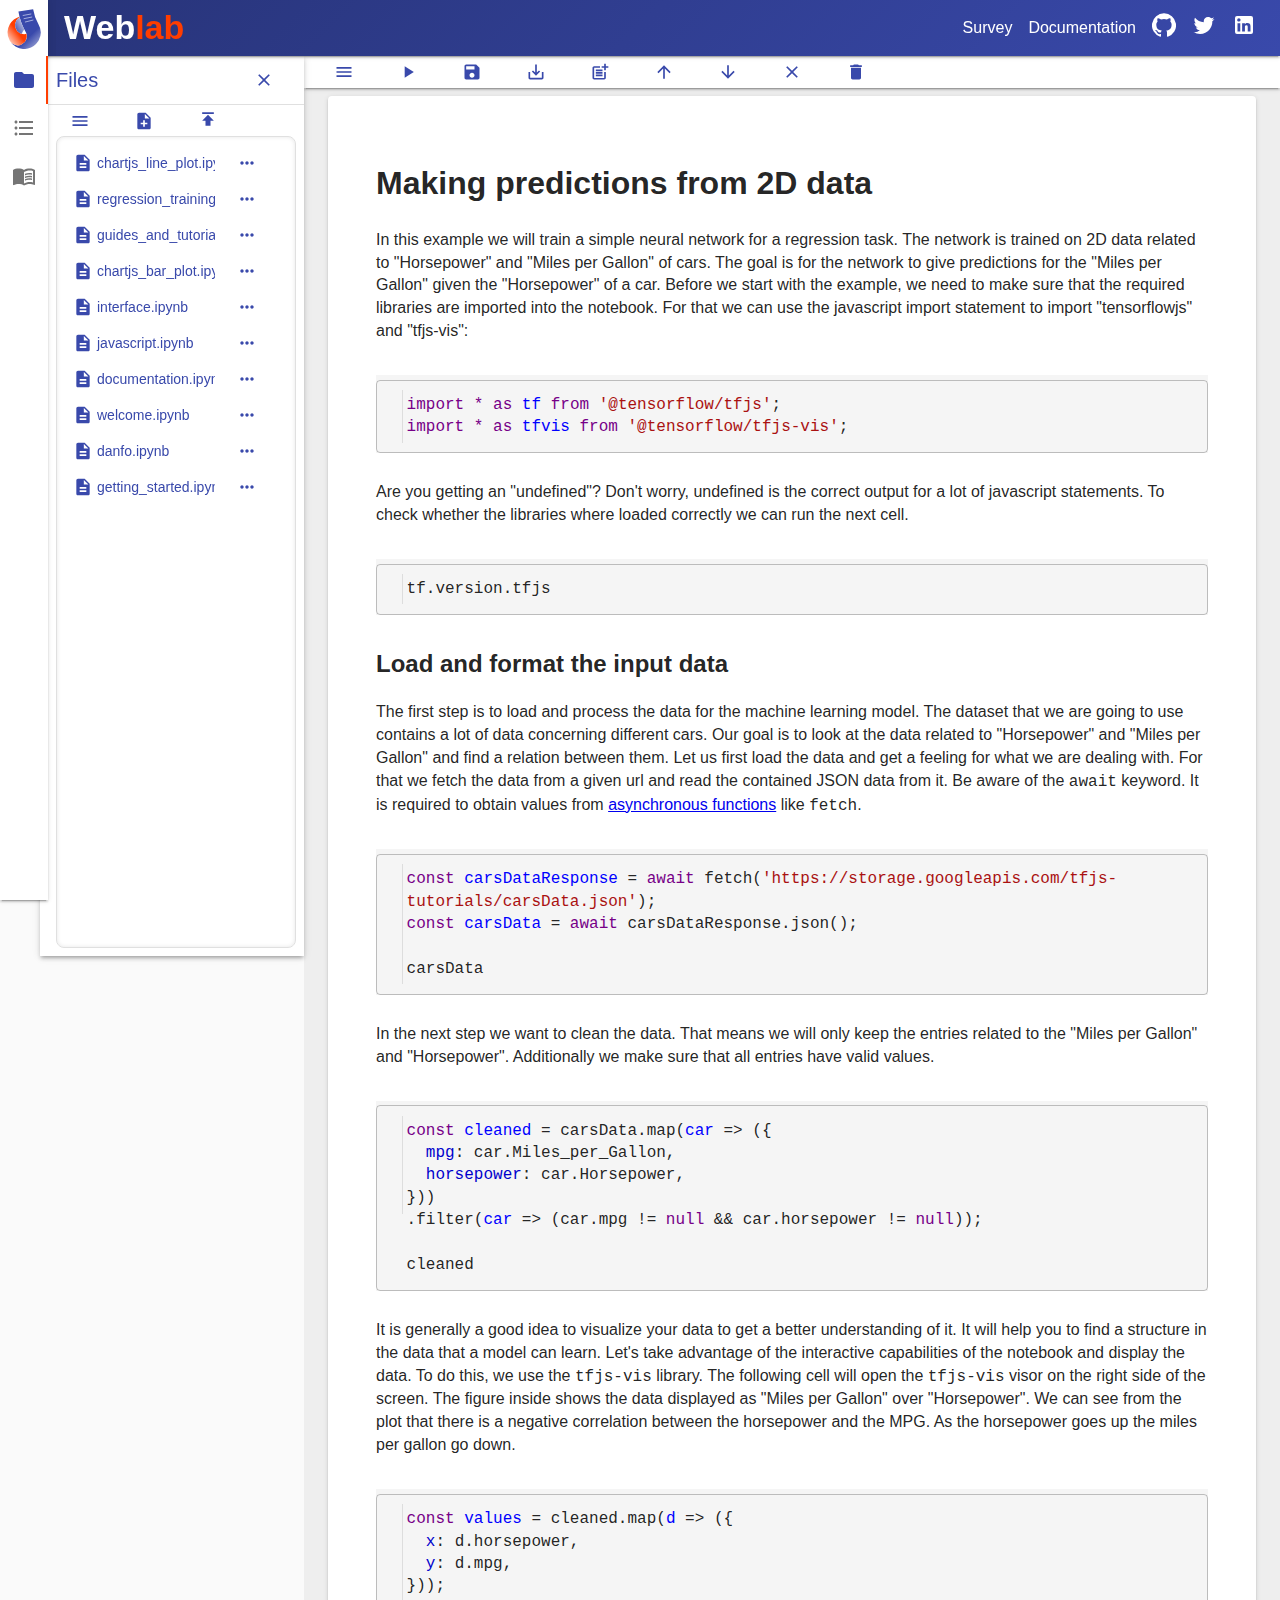
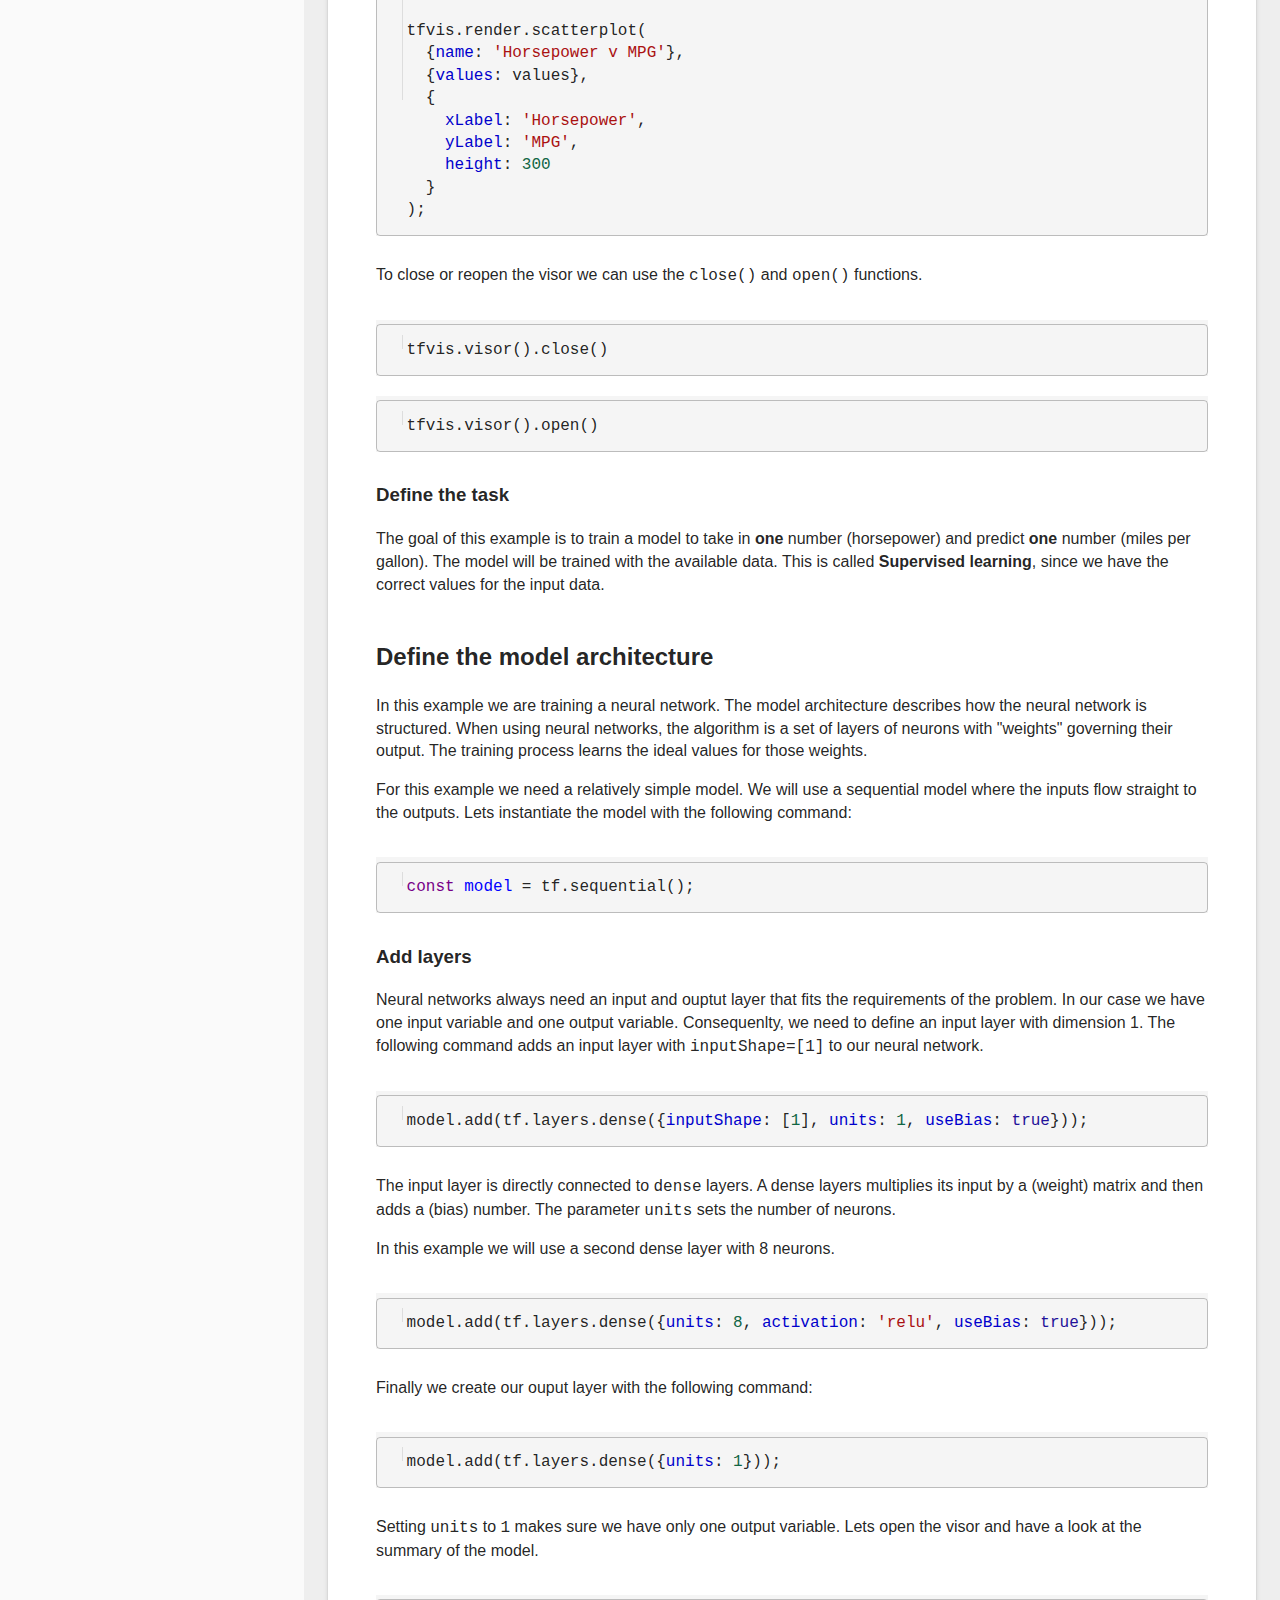
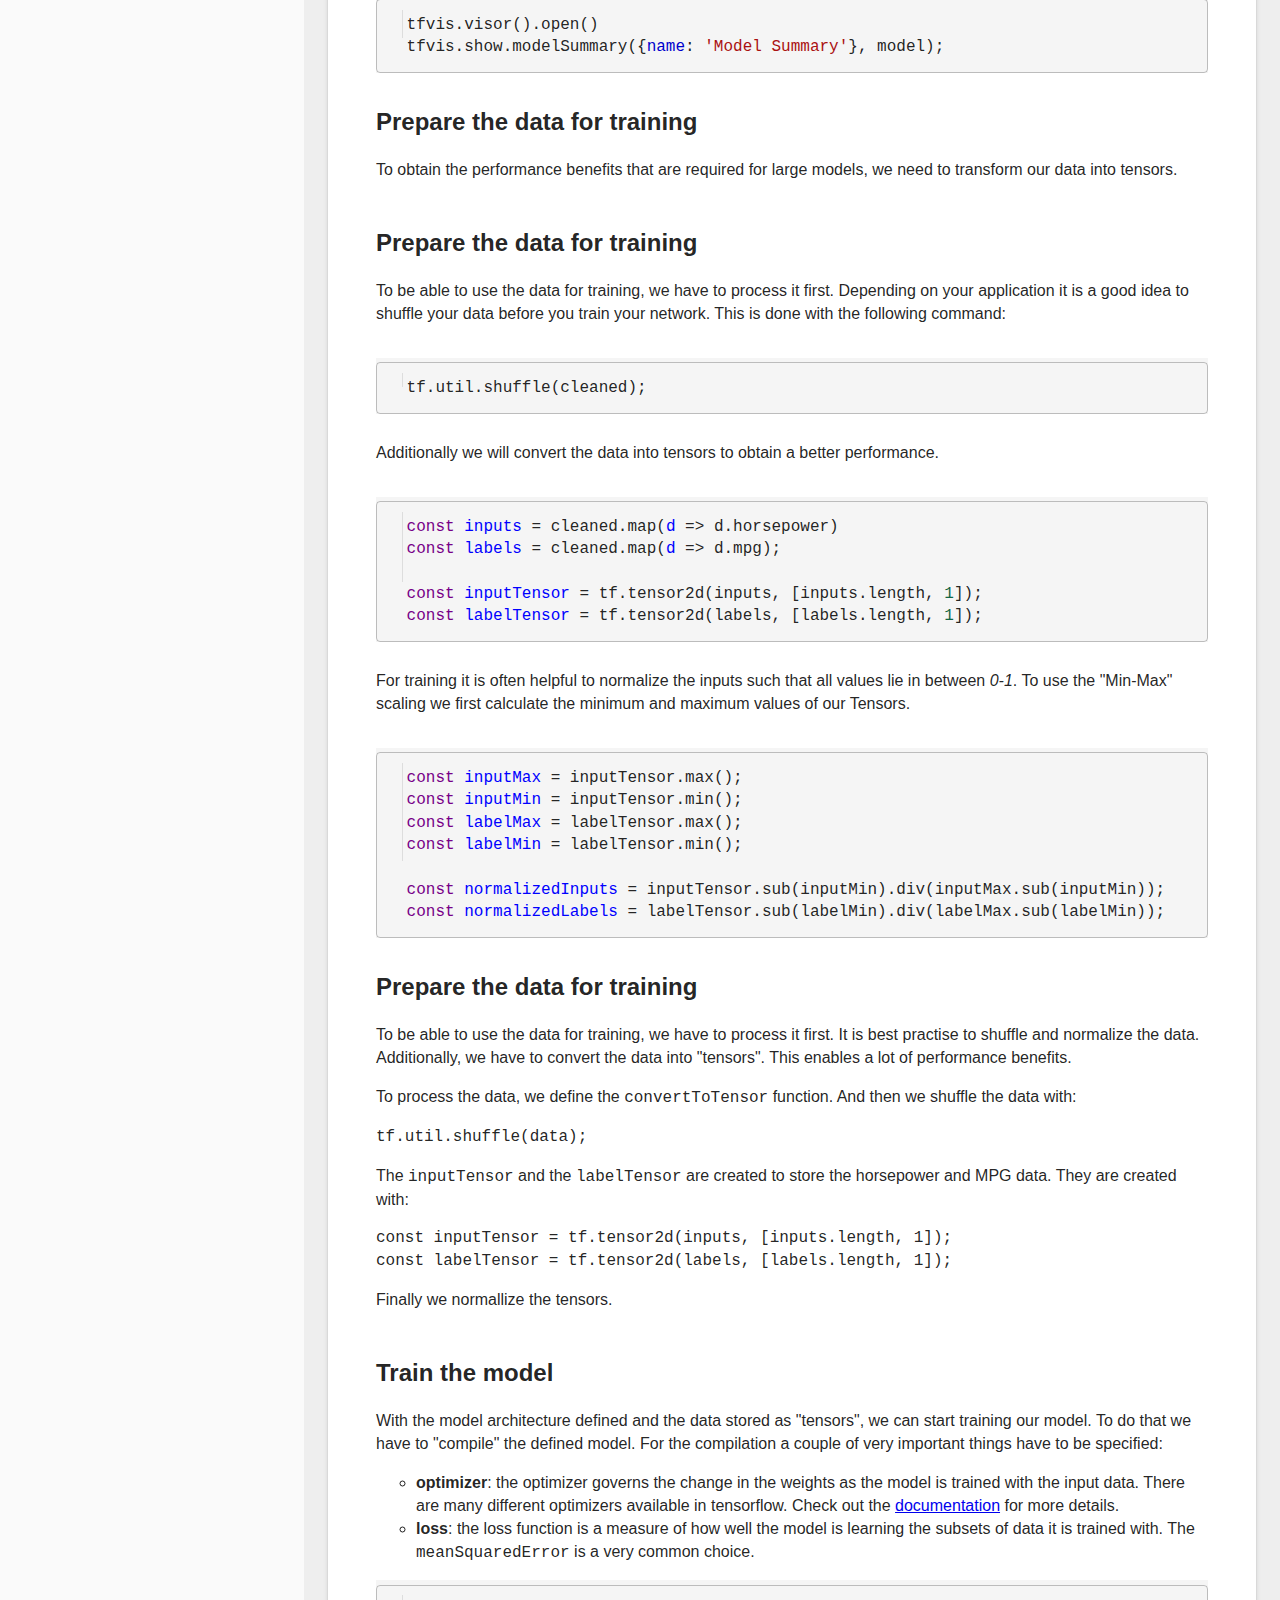
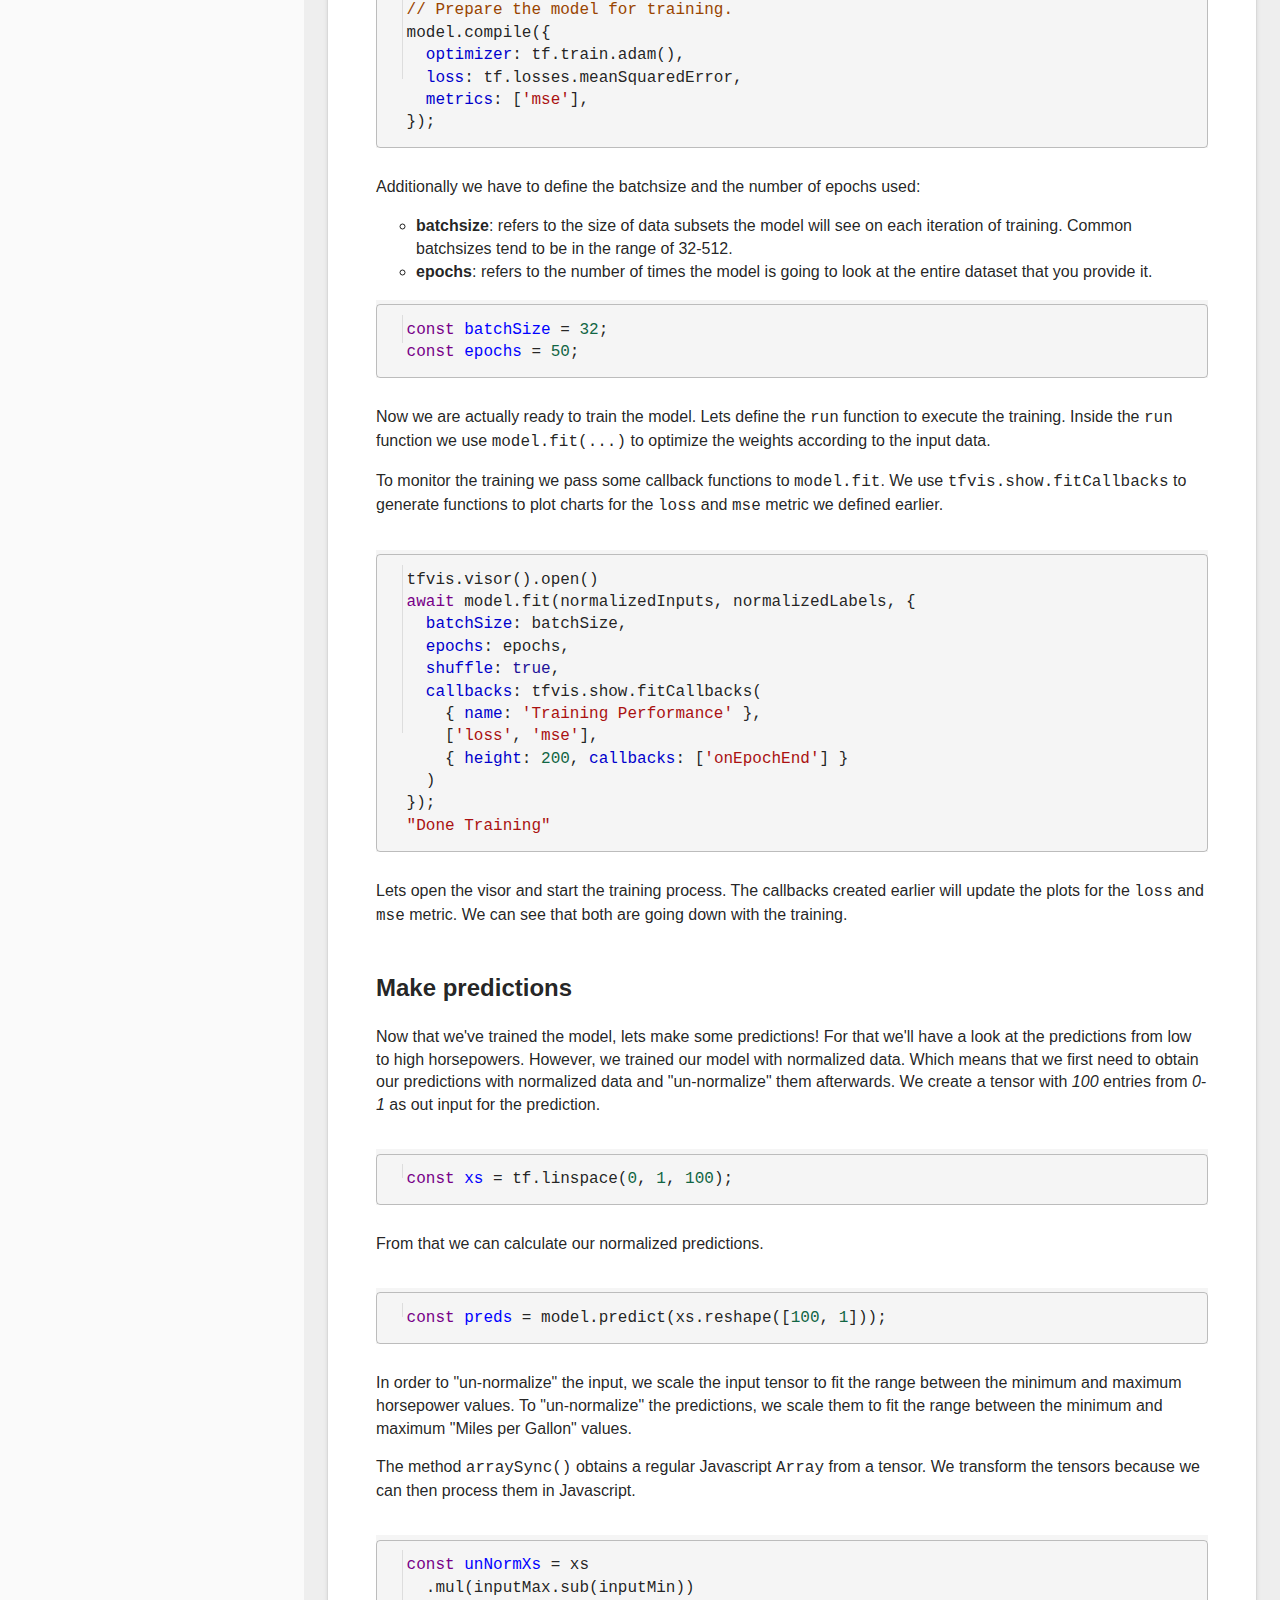
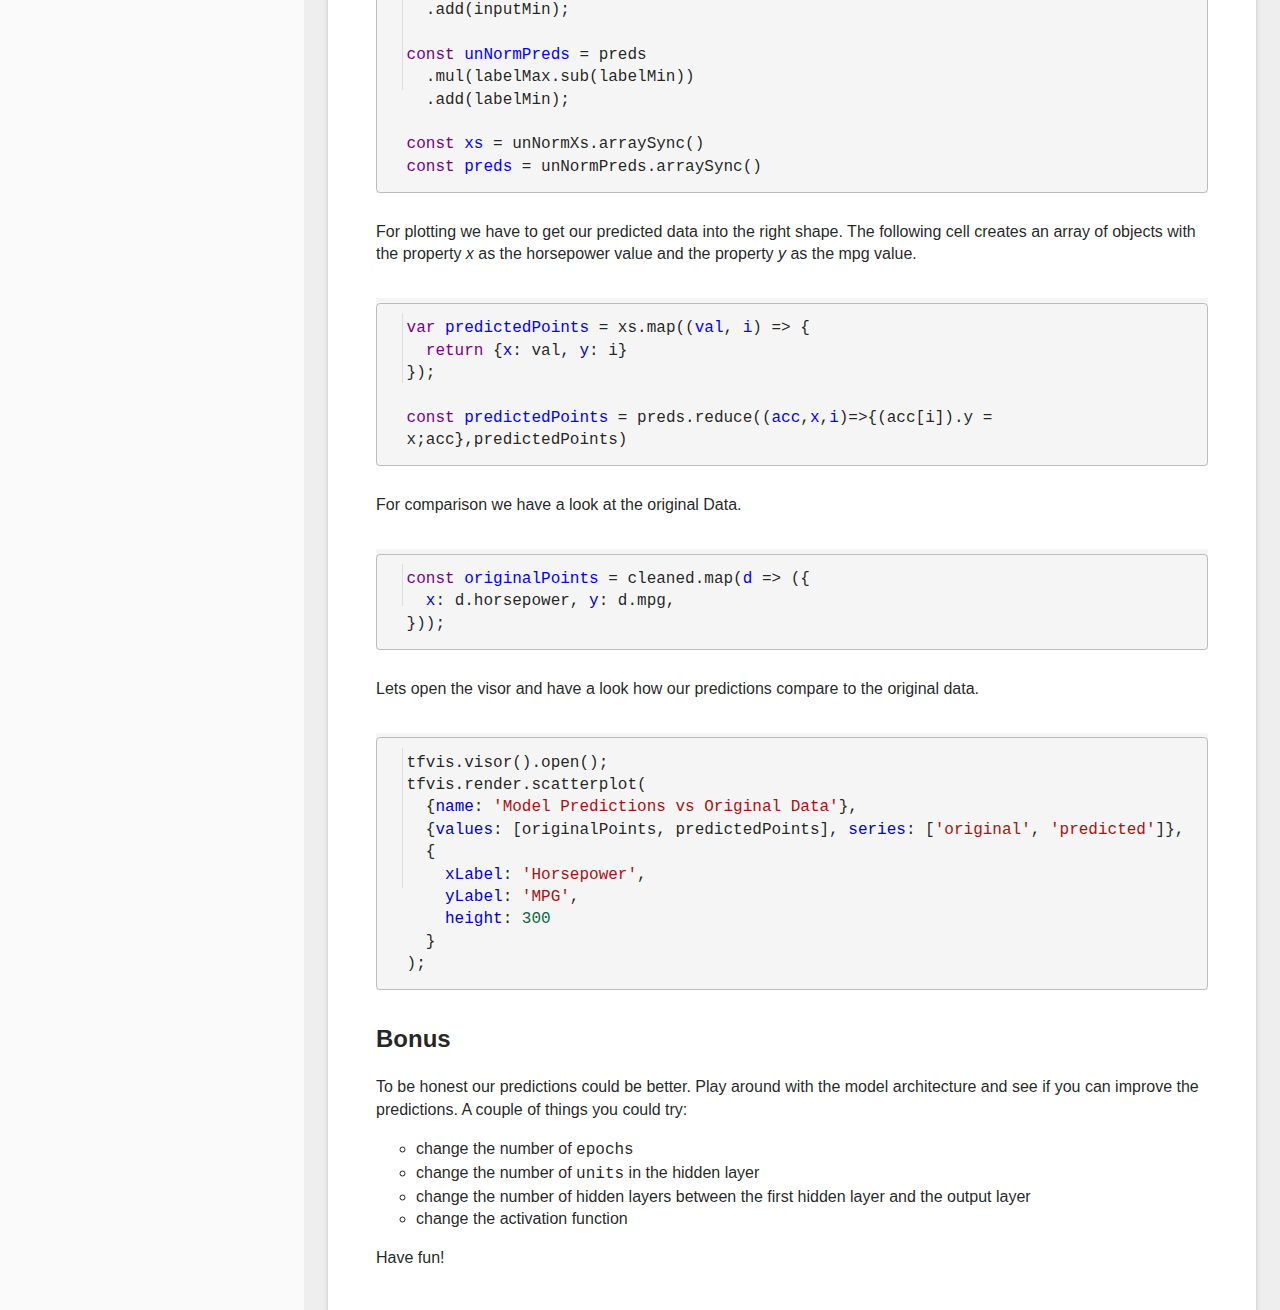
<file: documentation/guides_and_tutorials/regression_training/index.html>
<!DOCTYPE html><html><head><meta charSet="utf-8"/><meta http-equiv="x-ua-compatible" content="ie=edge"/><meta name="viewport" content="width=device-width, initial-scale=1, shrink-to-fit=no"/><meta http-equiv="Content-Security-Policy" content="base-uri &#x27;self&#x27;; default-src &#x27;self&#x27;; script-src &#x27;self&#x27; &#x27;unsafe-eval&#x27; https://cdn.jsdelivr.net https://cdn.skypack.dev https://www.google-analytics.com &#x27;sha256-xNgtAzcZL1MCVadvib55stiXQ8NPkADeGn/oWwM6yDc=&#x27; &#x27;sha256-BACJkbia6E+EPD1EMjryhod2TSVa2Cywm2TBHEn8hMg=&#x27; &#x27;sha256-Lo+8FtHrobt//TTDRwSr0ehcnafHOgTr3yZw7YePz+g=&#x27; &#x27;sha256-gmQhmEQPyB/IzVIjV6QstWH3G4qsm4wTDDjs9U44YXo=&#x27;; style-src  &#x27;self&#x27; &#x27;unsafe-inline&#x27;; object-src &#x27;none&#x27;; form-action &#x27;self&#x27;; font-src &#x27;self&#x27; data:; connect-src &#x27;self&#x27; https:; img-src &#x27;self&#x27; data: https: https://www.google-analytics.com;"/><style data-href="/styles.ecce6f4fc36bb278113d.css" id="gatsby-global-css">body{margin:0}img[alt=landing]{aspect-ratio:3.208/1;width:100%}img[alt=compatible],img[alt=interactive],img[alt=javascript]{aspect-ratio:3.166/1;width:33%}</style><meta name="generator" content="Gatsby 3.6.2"/><style id="jss-server-side">.MuiButtonBase-root{color:inherit;border:0;cursor:pointer;margin:0;display:inline-flex;outline:0;padding:0;position:relative;align-items:center;-webkit-user-select:none;-moz-user-select:none;-ms-user-select:none;user-select:none;border-radius:0;vertical-align:middle;-moz-appearance:none;justify-content:center;text-decoration:none;background-color:transparent;-webkit-appearance:none;-webkit-tap-highlight-color:transparent}.MuiButtonBase-root::-moz-focus-inner{border-style:none}.MuiButtonBase-root.Mui-disabled{cursor:default;pointer-events:none}@media print{.MuiButtonBase-root{-webkit-print-color-adjust:exact;color-adjust:exact}}.MuiListItem-root{width:100%;display:flex;position:relative;box-sizing:border-box;text-align:left;align-items:center;padding-top:8px;padding-bottom:8px;justify-content:flex-start;text-decoration:none}.MuiListItem-root.Mui-focusVisible{background-color:rgba(0,0,0,.08)}.MuiListItem-root.Mui-selected,.MuiListItem-root.Mui-selected:hover{background-color:rgba(0,0,0,.08)}.MuiListItem-root.Mui-disabled{opacity:.5}.MuiListItem-container{position:relative}.MuiListItem-dense{padding-top:4px;padding-bottom:4px}.MuiListItem-alignItemsFlexStart{align-items:flex-start}.MuiListItem-divider{border-bottom:1px solid rgba(0,0,0,.12);background-clip:padding-box}.MuiListItem-gutters{padding-left:16px;padding-right:16px}.MuiListItem-button{transition:background-color 150ms cubic-bezier(.4,0,.2,1) 0s}.MuiListItem-button:hover{text-decoration:none;background-color:rgba(0,0,0,.04)}@media (hover:none){.MuiListItem-button:hover{background-color:transparent}}.MuiListItem-secondaryAction{padding-right:48px}.MuiInputBase-root{color:rgba(0,0,0,.87);cursor:text;display:inline-flex;position:relative;font-size:1rem;box-sizing:border-box;align-items:center;font-family:Helvetica,Arial;font-weight:400;line-height:1.1876em}.MuiInputBase-root.Mui-disabled{color:rgba(0,0,0,.38);cursor:default}.MuiInputBase-multiline{padding:6px 0 7px}.MuiInputBase-multiline.MuiInputBase-marginDense{padding-top:3px}.MuiInputBase-fullWidth{width:100%}.MuiInputBase-input{font:inherit;color:currentColor;width:100%;border:0;height:1.1876em;margin:0;display:block;padding:6px 0 7px;min-width:0;background:0 0;box-sizing:content-box;-webkit-animation-name:mui-auto-fill-cancel;animation-name:mui-auto-fill-cancel;letter-spacing:inherit;-webkit-animation-duration:10ms;animation-duration:10ms;-webkit-tap-highlight-color:transparent}.MuiInputBase-input::-webkit-input-placeholder{color:currentColor;opacity:.42;-webkit-transition:opacity .2s cubic-bezier(.4,0,.2,1) 0s;transition:opacity .2s cubic-bezier(.4,0,.2,1) 0s}.MuiInputBase-input::-moz-placeholder{color:currentColor;opacity:.42;-moz-transition:opacity .2s cubic-bezier(.4,0,.2,1) 0s;transition:opacity .2s cubic-bezier(.4,0,.2,1) 0s}.MuiInputBase-input:-ms-input-placeholder{color:currentColor;opacity:.42;-ms-transition:opacity .2s cubic-bezier(.4,0,.2,1) 0s;transition:opacity .2s cubic-bezier(.4,0,.2,1) 0s}.MuiInputBase-input::-ms-input-placeholder{color:currentColor;opacity:.42;-ms-transition:opacity .2s cubic-bezier(.4,0,.2,1) 0s;transition:opacity .2s cubic-bezier(.4,0,.2,1) 0s}.MuiInputBase-input:focus{outline:0}.MuiInputBase-input:invalid{box-shadow:none}.MuiInputBase-input::-webkit-search-decoration{-webkit-appearance:none}.MuiInputBase-input.Mui-disabled{opacity:1}.MuiInputBase-input:-webkit-autofill{-webkit-animation-name:mui-auto-fill;animation-name:mui-auto-fill;-webkit-animation-duration:5000s;animation-duration:5000s}label[data-shrink=false]+.MuiInputBase-formControl .MuiInputBase-input::-webkit-input-placeholder{opacity:0!important}label[data-shrink=false]+.MuiInputBase-formControl .MuiInputBase-input::-moz-placeholder{opacity:0!important}label[data-shrink=false]+.MuiInputBase-formControl .MuiInputBase-input:-ms-input-placeholder{opacity:0!important}label[data-shrink=false]+.MuiInputBase-formControl .MuiInputBase-input::-ms-input-placeholder{opacity:0!important}label[data-shrink=false]+.MuiInputBase-formControl .MuiInputBase-input:focus::-webkit-input-placeholder{opacity:.42}label[data-shrink=false]+.MuiInputBase-formControl .MuiInputBase-input:focus::-moz-placeholder{opacity:.42}label[data-shrink=false]+.MuiInputBase-formControl .MuiInputBase-input:focus:-ms-input-placeholder{opacity:.42}label[data-shrink=false]+.MuiInputBase-formControl .MuiInputBase-input:focus::-ms-input-placeholder{opacity:.42}.MuiInputBase-inputMarginDense{padding-top:3px}.MuiInputBase-inputMultiline{height:auto;resize:none;padding:0}.MuiInputBase-inputTypeSearch{-moz-appearance:textfield;-webkit-appearance:textfield}.MuiInput-root{position:relative}label+.MuiInput-formControl{margin-top:16px}.MuiInput-colorSecondary.MuiInput-underline:after{border-bottom-color:#ff3d00}.MuiInput-underline:after{left:0;right:0;bottom:0;content:"";position:absolute;transform:scaleX(0);transition:transform .2s cubic-bezier(0,0,.2,1) 0s;border-bottom:2px solid #3949ab;pointer-events:none}.MuiInput-underline.Mui-focused:after{transform:scaleX(1)}.MuiInput-underline.Mui-error:after{transform:scaleX(1);border-bottom-color:#f44336}.MuiInput-underline:before{left:0;right:0;bottom:0;content:"\00a0";position:absolute;transition:border-bottom-color .2s cubic-bezier(.4,0,.2,1) 0s;border-bottom:1px solid rgba(0,0,0,.42);pointer-events:none}.MuiInput-underline:hover:not(.Mui-disabled):before{border-bottom:2px solid rgba(0,0,0,.87)}.MuiInput-underline.Mui-disabled:before{border-bottom-style:dotted}@media (hover:none){.MuiInput-underline:hover:not(.Mui-disabled):before{border-bottom:1px solid rgba(0,0,0,.42)}}.jss39{top:-5px;left:0;right:0;bottom:0;margin:0;padding:0 8px;overflow:hidden;position:absolute;border-style:solid;border-width:1px;border-radius:inherit;pointer-events:none}.jss40{padding:0;text-align:left;transition:width 150ms cubic-bezier(0,0,.2,1) 0s;line-height:11px}.jss41{width:auto;height:11px;display:block;padding:0;font-size:.75em;max-width:.01px;text-align:left;transition:max-width 50ms cubic-bezier(0,0,.2,1) 0s;visibility:hidden}.jss41>span{display:inline-block;padding-left:5px;padding-right:5px}.jss42{max-width:1000px;transition:max-width .1s cubic-bezier(0,0,.2,1) 50ms}.MuiOutlinedInput-root{position:relative;border-radius:4px}.MuiOutlinedInput-root:hover .MuiOutlinedInput-notchedOutline{border-color:rgba(0,0,0,.87)}@media (hover:none){.MuiOutlinedInput-root:hover .MuiOutlinedInput-notchedOutline{border-color:rgba(0,0,0,.23)}}.MuiOutlinedInput-root.Mui-focused .MuiOutlinedInput-notchedOutline{border-color:#3949ab;border-width:2px}.MuiOutlinedInput-root.Mui-error .MuiOutlinedInput-notchedOutline{border-color:#f44336}.MuiOutlinedInput-root.Mui-disabled .MuiOutlinedInput-notchedOutline{border-color:rgba(0,0,0,.26)}.MuiOutlinedInput-colorSecondary.Mui-focused .MuiOutlinedInput-notchedOutline{border-color:#ff3d00}.MuiOutlinedInput-adornedStart{padding-left:14px}.MuiOutlinedInput-adornedEnd{padding-right:14px}.MuiOutlinedInput-multiline{padding:18.5px 14px}.MuiOutlinedInput-multiline.MuiOutlinedInput-marginDense{padding-top:10.5px;padding-bottom:10.5px}.MuiOutlinedInput-notchedOutline{border-color:rgba(0,0,0,.23)}.MuiOutlinedInput-input{padding:18.5px 14px}.MuiOutlinedInput-input:-webkit-autofill{border-radius:inherit}.MuiOutlinedInput-inputMarginDense{padding-top:10.5px;padding-bottom:10.5px}.MuiOutlinedInput-inputMultiline{padding:0}.MuiOutlinedInput-inputAdornedStart{padding-left:0}.MuiOutlinedInput-inputAdornedEnd{padding-right:0}.MuiFormLabel-root{color:rgba(0,0,0,.54);padding:0;font-size:1rem;font-family:Helvetica,Arial;font-weight:400;line-height:1}.MuiFormLabel-root.Mui-focused{color:#3949ab}.MuiFormLabel-root.Mui-disabled{color:rgba(0,0,0,.38)}.MuiFormLabel-root.Mui-error{color:#f44336}.MuiFormLabel-colorSecondary.Mui-focused{color:#ff3d00}.MuiFormLabel-asterisk.Mui-error{color:#f44336}.MuiInputLabel-root{display:block;transform-origin:top left}.MuiInputLabel-formControl{top:0;left:0;position:absolute;transform:translate(0,24px) scale(1)}.MuiInputLabel-marginDense{transform:translate(0,21px) scale(1)}.MuiInputLabel-shrink{transform:translate(0,1.5px) scale(.75);transform-origin:top left}.MuiInputLabel-animated{transition:color .2s cubic-bezier(0,0,.2,1) 0s,transform .2s cubic-bezier(0,0,.2,1) 0s}.MuiInputLabel-filled{z-index:1;transform:translate(12px,20px) scale(1);pointer-events:none}.MuiInputLabel-filled.MuiInputLabel-marginDense{transform:translate(12px,17px) scale(1)}.MuiInputLabel-filled.MuiInputLabel-shrink{transform:translate(12px,10px) scale(.75)}.MuiInputLabel-filled.MuiInputLabel-shrink.MuiInputLabel-marginDense{transform:translate(12px,7px) scale(.75)}.MuiInputLabel-outlined{z-index:1;transform:translate(14px,20px) scale(1);pointer-events:none}.MuiInputLabel-outlined.MuiInputLabel-marginDense{transform:translate(14px,12px) scale(1)}.MuiInputLabel-outlined.MuiInputLabel-shrink{transform:translate(14px,-6px) scale(.75)}.MuiFormControl-root{border:0;margin:0;display:inline-flex;padding:0;position:relative;min-width:0;flex-direction:column;vertical-align:top}.MuiFormControl-marginNormal{margin-top:16px;margin-bottom:8px}.MuiFormControl-marginDense{margin-top:8px;margin-bottom:4px}.MuiFormControl-fullWidth{width:100%}.MuiPopover-paper{outline:0;position:absolute;max-width:calc(100% - 32px);min-width:16px;max-height:calc(100% - 32px);min-height:16px;overflow-x:hidden;overflow-y:auto}.MuiList-root{margin:0;padding:0;position:relative;list-style:none}.MuiList-padding{padding-top:8px;padding-bottom:8px}.MuiList-subheader{padding-top:0}.MuiMenu-paper{max-height:calc(100% - 96px);-webkit-overflow-scrolling:touch}.MuiMenu-list{outline:0}.MuiSvgIcon-root{fill:currentColor;width:1em;height:1em;display:inline-block;font-size:1.5rem;transition:fill .2s cubic-bezier(.4,0,.2,1) 0s;flex-shrink:0;-webkit-user-select:none;-moz-user-select:none;-ms-user-select:none;user-select:none}.MuiSvgIcon-colorPrimary{color:#3949ab}.MuiSvgIcon-colorSecondary{color:#ff3d00}.MuiSvgIcon-colorAction{color:rgba(0,0,0,.54)}.MuiSvgIcon-colorError{color:#f44336}.MuiSvgIcon-colorDisabled{color:rgba(0,0,0,.26)}.MuiSvgIcon-fontSizeInherit{font-size:inherit}.MuiSvgIcon-fontSizeSmall{font-size:1.25rem}.MuiSvgIcon-fontSizeLarge{font-size:2.1875rem}.jss7{box-shadow:0 3px 1px -2px rgba(0,0,0,.2),0 2px 2px 0 rgba(0,0,0,.14),0 1px 5px 0 rgba(0,0,0,.12)}@media (min-width:0px){.jss15{grid-template-columns:40px 8px 1fr}}@media (min-width:600px){.jss15{grid-template-columns:40px 8px 1fr}}@media (min-width:960px){.jss15{grid-template-columns:40px auto 1fr}}.jss16{box-shadow:0 3px 1px -2px rgba(0,0,0,.2),0 2px 2px 0 rgba(0,0,0,.14),0 1px 5px 0 rgba(0,0,0,.12)}.jss17{display:flex}.jss18{flex-grow:1;padding-right:16px}.jss21{padding-left:16px}.jss22{padding-left:16px}.jss23{padding-left:16px}.jss24{padding-left:16px}.jss25{padding-left:16px}.jss26{box-shadow:0 3px 3px -2px rgba(0,0,0,.2),0 3px 4px 0 rgba(0,0,0,.14),0 1px 8px 0 rgba(0,0,0,.12)}.jss31{color:#e0e0e0;display:flex;align-items:center;border-bottom:1px solid}.jss32{flex-grow:1}.jss34{border:1px solid;height:100rem;box-shadow:inset 0 0 4px rgba(0,0,0,.1);margin-left:8px;border-color:#e0e0e0;margin-right:8px;border-radius:8px;margin-bottom:8px}.jss35{box-shadow:0 3px 1px -2px rgba(0,0,0,.2),0 2px 2px 0 rgba(0,0,0,.14),0 1px 5px 0 rgba(0,0,0,.12)}.jss36{flex-direction:row}.jss38{box-shadow:0 3px 1px -2px rgba(0,0,0,.2),0 2px 2px 0 rgba(0,0,0,.14),0 1px 5px 0 rgba(0,0,0,.12);border-radius:4px}.MuiTypography-root{margin:0}.MuiTypography-body2{font-size:.875rem;font-family:Helvetica,Arial;font-weight:400;line-height:1.43}.MuiTypography-body1{font-size:1rem;font-family:Helvetica,Arial;font-weight:400;line-height:1.5}.MuiTypography-caption{font-size:.75rem;font-family:Helvetica,Arial;font-weight:400;line-height:1.66}.MuiTypography-button{font-size:.875rem;font-family:Helvetica,Arial;font-weight:500;line-height:1.75;text-transform:uppercase}.MuiTypography-h1{font-size:6rem;font-family:Helvetica,Arial;font-weight:300;line-height:1.167}.MuiTypography-h2{font-size:3.75rem;font-family:Helvetica,Arial;font-weight:300;line-height:1.2}.MuiTypography-h3{font-size:3rem;font-family:Helvetica,Arial;font-weight:400;line-height:1.167}.MuiTypography-h4{font-size:2.125rem;font-family:Helvetica,Arial;font-weight:400;line-height:1.235}.MuiTypography-h5{font-size:1.5rem;font-family:Helvetica,Arial;font-weight:400;line-height:1.334}.MuiTypography-h6{font-size:1.25rem;font-family:Helvetica,Arial;font-weight:500;line-height:1.6}.MuiTypography-subtitle1{font-size:1rem;font-family:Helvetica,Arial;font-weight:400;line-height:1.75}.MuiTypography-subtitle2{font-size:.875rem;font-family:Helvetica,Arial;font-weight:500;line-height:1.57}.MuiTypography-overline{font-size:.75rem;font-family:Helvetica,Arial;font-weight:400;line-height:2.66;text-transform:uppercase}.MuiTypography-srOnly{width:1px;height:1px;overflow:hidden;position:absolute}.MuiTypography-alignLeft{text-align:left}.MuiTypography-alignCenter{text-align:center}.MuiTypography-alignRight{text-align:right}.MuiTypography-alignJustify{text-align:justify}.MuiTypography-noWrap{overflow:hidden;white-space:nowrap;text-overflow:ellipsis}.MuiTypography-gutterBottom{margin-bottom:.35em}.MuiTypography-paragraph{margin-bottom:16px}.MuiTypography-colorInherit{color:inherit}.MuiTypography-colorPrimary{color:#3949ab}.MuiTypography-colorSecondary{color:#ff3d00}.MuiTypography-colorTextPrimary{color:rgba(0,0,0,.87)}.MuiTypography-colorTextSecondary{color:rgba(0,0,0,.54)}.MuiTypography-colorError{color:#f44336}.MuiTypography-displayInline{display:inline}.MuiTypography-displayBlock{display:block}.MuiTooltip-popper{z-index:1500;pointer-events:none}.MuiTooltip-popperInteractive{pointer-events:auto}.MuiTooltip-popperArrow[x-placement*=bottom] .MuiTooltip-arrow{top:0;left:0;margin-top:-.71em;margin-left:4px;margin-right:4px}.MuiTooltip-popperArrow[x-placement*=top] .MuiTooltip-arrow{left:0;bottom:0;margin-left:4px;margin-right:4px;margin-bottom:-.71em}.MuiTooltip-popperArrow[x-placement*=right] .MuiTooltip-arrow{left:0;width:.71em;height:1em;margin-top:4px;margin-left:-.71em;margin-bottom:4px}.MuiTooltip-popperArrow[x-placement*=left] .MuiTooltip-arrow{right:0;width:.71em;height:1em;margin-top:4px;margin-right:-.71em;margin-bottom:4px}.MuiTooltip-popperArrow[x-placement*=left] .MuiTooltip-arrow::before{transform-origin:0 0}.MuiTooltip-popperArrow[x-placement*=right] .MuiTooltip-arrow::before{transform-origin:100% 100%}.MuiTooltip-popperArrow[x-placement*=top] .MuiTooltip-arrow::before{transform-origin:100% 0}.MuiTooltip-popperArrow[x-placement*=bottom] .MuiTooltip-arrow::before{transform-origin:0 100%}.MuiTooltip-tooltip{color:#fff;padding:4px 8px;font-size:.625rem;max-width:300px;word-wrap:break-word;font-family:Helvetica,Arial;font-weight:500;line-height:1.4em;border-radius:4px;background-color:rgba(97,97,97,.9)}.MuiTooltip-tooltipArrow{margin:0;position:relative}.MuiTooltip-arrow{color:rgba(97,97,97,.9);width:1em;height:.71em;overflow:hidden;position:absolute;box-sizing:border-box}.MuiTooltip-arrow::before{width:100%;height:100%;margin:auto;content:"";display:block;transform:rotate(45deg);background-color:currentColor}.MuiTooltip-touch{padding:8px 16px;font-size:.875rem;font-weight:400;line-height:1.14286em}.MuiTooltip-tooltipPlacementLeft{margin:0 24px;transform-origin:right center}@media (min-width:600px){.MuiTooltip-tooltipPlacementLeft{margin:0 14px}}.MuiTooltip-tooltipPlacementRight{margin:0 24px;transform-origin:left center}@media (min-width:600px){.MuiTooltip-tooltipPlacementRight{margin:0 14px}}.MuiTooltip-tooltipPlacementTop{margin:24px 0;transform-origin:center bottom}@media (min-width:600px){.MuiTooltip-tooltipPlacementTop{margin:14px 0}}.MuiTooltip-tooltipPlacementBottom{margin:24px 0;transform-origin:center top}@media (min-width:600px){.MuiTooltip-tooltipPlacementBottom{margin:14px 0}}.MuiButton-root{color:rgba(0,0,0,.87);padding:6px 16px;font-size:.875rem;min-width:64px;box-sizing:border-box;transition:background-color 250ms cubic-bezier(.4,0,.2,1) 0s,box-shadow 250ms cubic-bezier(.4,0,.2,1) 0s,border 250ms cubic-bezier(.4,0,.2,1) 0s;font-family:Helvetica,Arial;font-weight:500;line-height:1.75;border-radius:4px;text-transform:uppercase}.MuiButton-root:hover{text-decoration:none;background-color:rgba(0,0,0,.04)}.MuiButton-root.Mui-disabled{color:rgba(0,0,0,.26)}@media (hover:none){.MuiButton-root:hover{background-color:transparent}}.MuiButton-root:hover.Mui-disabled{background-color:transparent}.MuiButton-label{width:100%;display:inherit;align-items:inherit;justify-content:inherit}.MuiButton-text{padding:6px 8px}.MuiButton-textPrimary{color:#3949ab}.MuiButton-textPrimary:hover{background-color:rgba(57,73,171,.04)}@media (hover:none){.MuiButton-textPrimary:hover{background-color:transparent}}.MuiButton-textSecondary{color:#ff3d00}.MuiButton-textSecondary:hover{background-color:rgba(255,61,0,.04)}@media (hover:none){.MuiButton-textSecondary:hover{background-color:transparent}}.MuiButton-outlined{border:1px solid rgba(0,0,0,.23);padding:5px 15px}.MuiButton-outlined.Mui-disabled{border:1px solid rgba(0,0,0,.12)}.MuiButton-outlinedPrimary{color:#3949ab;border:1px solid rgba(57,73,171,.5)}.MuiButton-outlinedPrimary:hover{border:1px solid #3949ab;background-color:rgba(57,73,171,.04)}@media (hover:none){.MuiButton-outlinedPrimary:hover{background-color:transparent}}.MuiButton-outlinedSecondary{color:#ff3d00;border:1px solid rgba(255,61,0,.5)}.MuiButton-outlinedSecondary:hover{border:1px solid #ff3d00;background-color:rgba(255,61,0,.04)}.MuiButton-outlinedSecondary.Mui-disabled{border:1px solid rgba(0,0,0,.26)}@media (hover:none){.MuiButton-outlinedSecondary:hover{background-color:transparent}}.MuiButton-contained{color:rgba(0,0,0,.87);box-shadow:0 3px 1px -2px rgba(0,0,0,.2),0 2px 2px 0 rgba(0,0,0,.14),0 1px 5px 0 rgba(0,0,0,.12);background-color:#e0e0e0}.MuiButton-contained:hover{box-shadow:0 2px 4px -1px rgba(0,0,0,.2),0 4px 5px 0 rgba(0,0,0,.14),0 1px 10px 0 rgba(0,0,0,.12);background-color:#d5d5d5}.MuiButton-contained.Mui-focusVisible{box-shadow:0 3px 5px -1px rgba(0,0,0,.2),0 6px 10px 0 rgba(0,0,0,.14),0 1px 18px 0 rgba(0,0,0,.12)}.MuiButton-contained:active{box-shadow:0 5px 5px -3px rgba(0,0,0,.2),0 8px 10px 1px rgba(0,0,0,.14),0 3px 14px 2px rgba(0,0,0,.12)}.MuiButton-contained.Mui-disabled{color:rgba(0,0,0,.26);box-shadow:none;background-color:rgba(0,0,0,.12)}@media (hover:none){.MuiButton-contained:hover{box-shadow:0 3px 1px -2px rgba(0,0,0,.2),0 2px 2px 0 rgba(0,0,0,.14),0 1px 5px 0 rgba(0,0,0,.12);background-color:#e0e0e0}}.MuiButton-contained:hover.Mui-disabled{background-color:rgba(0,0,0,.12)}.MuiButton-containedPrimary{color:#fff;background-color:#3949ab}.MuiButton-containedPrimary:hover{background-color:#273377}@media (hover:none){.MuiButton-containedPrimary:hover{background-color:#3949ab}}.MuiButton-containedSecondary{color:#fff;background-color:#ff3d00}.MuiButton-containedSecondary:hover{background-color:#b22a00}@media (hover:none){.MuiButton-containedSecondary:hover{background-color:#ff3d00}}.MuiButton-disableElevation{box-shadow:none}.MuiButton-disableElevation:hover{box-shadow:none}.MuiButton-disableElevation.Mui-focusVisible{box-shadow:none}.MuiButton-disableElevation:active{box-shadow:none}.MuiButton-disableElevation.Mui-disabled{box-shadow:none}.MuiButton-colorInherit{color:inherit;border-color:currentColor}.MuiButton-textSizeSmall{padding:4px 5px;font-size:.8125rem}.MuiButton-textSizeLarge{padding:8px 11px;font-size:.9375rem}.MuiButton-outlinedSizeSmall{padding:3px 9px;font-size:.8125rem}.MuiButton-outlinedSizeLarge{padding:7px 21px;font-size:.9375rem}.MuiButton-containedSizeSmall{padding:4px 10px;font-size:.8125rem}.MuiButton-containedSizeLarge{padding:8px 22px;font-size:.9375rem}.MuiButton-fullWidth{width:100%}.MuiButton-startIcon{display:inherit;margin-left:-4px;margin-right:8px}.MuiButton-startIcon.MuiButton-iconSizeSmall{margin-left:-2px}.MuiButton-endIcon{display:inherit;margin-left:8px;margin-right:-4px}.MuiButton-endIcon.MuiButton-iconSizeSmall{margin-right:-2px}.MuiButton-iconSizeSmall>:first-child{font-size:18px}.MuiButton-iconSizeMedium>:first-child{font-size:20px}.MuiButton-iconSizeLarge>:first-child{font-size:22px}.MuiToolbar-root{display:flex;position:relative;align-items:center}.MuiToolbar-gutters{padding-left:16px;padding-right:16px}@media (min-width:600px){.MuiToolbar-gutters{padding-left:24px;padding-right:24px}}.MuiToolbar-regular{min-height:56px}@media (min-width:0px) and (orientation:landscape){.MuiToolbar-regular{min-height:48px}}@media (min-width:600px){.MuiToolbar-regular{min-height:64px}}.MuiToolbar-dense{min-height:48px}.MuiLink-underlineNone{text-decoration:none}.MuiLink-underlineHover{text-decoration:none}.MuiLink-underlineHover:hover{text-decoration:underline}.MuiLink-underlineAlways{text-decoration:underline}.MuiLink-button{border:0;cursor:pointer;margin:0;outline:0;padding:0;position:relative;-webkit-user-select:none;-moz-user-select:none;-ms-user-select:none;user-select:none;border-radius:0;vertical-align:middle;-moz-appearance:none;background-color:transparent;-webkit-appearance:none;-webkit-tap-highlight-color:transparent}.MuiLink-button::-moz-focus-inner{border-style:none}.MuiLink-button.Mui-focusVisible{outline:auto}.jss11{width:100%;bottom:0;height:2px;position:absolute;transition:all .3s cubic-bezier(.4,0,.2,1) 0s}.jss12{background-color:#3949ab}.jss13{background-color:#ff3d00}.jss14{right:0;width:2px;height:100%}.MuiTabs-root{display:flex;overflow:hidden;min-height:48px;-webkit-overflow-scrolling:touch}.MuiTabs-vertical{flex-direction:column}.MuiTabs-flexContainer{display:flex}.MuiTabs-flexContainerVertical{flex-direction:column}.MuiTabs-centered{justify-content:center}.MuiTabs-scroller{flex:1 1 auto;display:inline-block;position:relative;white-space:nowrap}.MuiTabs-fixed{width:100%;overflow-x:hidden}.MuiTabs-scrollable{overflow-x:scroll;scrollbar-width:none}.MuiTabs-scrollable::-webkit-scrollbar{display:none}@media (max-width:599.95px){.MuiTabs-scrollButtonsDesktop{display:none}}.MuiTab-root{padding:6px 12px;overflow:hidden;position:relative;font-size:.875rem;max-width:264px;min-width:72px;box-sizing:border-box;min-height:48px;text-align:center;flex-shrink:0;font-family:Helvetica,Arial;font-weight:500;line-height:1.75;white-space:normal;text-transform:uppercase}@media (min-width:600px){.MuiTab-root{min-width:160px}}.MuiTab-labelIcon{min-height:72px;padding-top:9px}.MuiTab-labelIcon .MuiTab-wrapper>:first-child{margin-bottom:6px}.MuiTab-textColorInherit{color:inherit;opacity:.7}.MuiTab-textColorInherit.Mui-selected{opacity:1}.MuiTab-textColorInherit.Mui-disabled{opacity:.5}.MuiTab-textColorPrimary{color:rgba(0,0,0,.54)}.MuiTab-textColorPrimary.Mui-selected{color:#3949ab}.MuiTab-textColorPrimary.Mui-disabled{color:rgba(0,0,0,.38)}.MuiTab-textColorSecondary{color:rgba(0,0,0,.54)}.MuiTab-textColorSecondary.Mui-selected{color:#ff3d00}.MuiTab-textColorSecondary.Mui-disabled{color:rgba(0,0,0,.38)}.MuiTab-fullWidth{flex-grow:1;max-width:none;flex-basis:0;flex-shrink:1}.MuiTab-wrapped{font-size:.75rem;line-height:1.5}.MuiTab-wrapper{width:100%;display:inline-flex;align-items:center;flex-direction:column;justify-content:center}.jss8{max-width:40px;max-height:40px;vertical-align:middle}.jss9{min-width:40px}.MuiTabPanel-root{padding:24px}.jss27{float:right}.jss28{display:inline}.jss29{display:flex;padding:0;max-height:100vh;flex-direction:column}.MuiContainer-root{width:100%;display:block;box-sizing:border-box;margin-left:auto;margin-right:auto;padding-left:16px;padding-right:16px}@media (min-width:600px){.MuiContainer-root{padding-left:24px;padding-right:24px}}.MuiContainer-disableGutters{padding-left:0;padding-right:0}@media (min-width:600px){.MuiContainer-fixed{max-width:600px}}@media (min-width:960px){.MuiContainer-fixed{max-width:960px}}@media (min-width:1280px){.MuiContainer-fixed{max-width:1280px}}@media (min-width:1920px){.MuiContainer-fixed{max-width:1920px}}@media (min-width:0px){.MuiContainer-maxWidthXs{max-width:444px}}@media (min-width:600px){.MuiContainer-maxWidthSm{max-width:600px}}@media (min-width:960px){.MuiContainer-maxWidthMd{max-width:960px}}@media (min-width:1280px){.MuiContainer-maxWidthLg{max-width:1280px}}@media (min-width:1920px){.MuiContainer-maxWidthXl{max-width:1920px}}html{box-sizing:border-box;-webkit-font-smoothing:antialiased;-moz-osx-font-smoothing:grayscale}*,::after,::before{box-sizing:inherit}b,strong{font-weight:700}body{color:rgba(0,0,0,.87);margin:0;font-size:.875rem;font-family:Helvetica,Arial;font-weight:400;line-height:1.43;background-color:#fafafa}@media print{body{background-color:#fff}}body::-webkit-backdrop{background-color:#fafafa}body::backdrop{background-color:#fafafa}.jss1{grid-row:3;overflow-x:scroll;grid-column:3;background-color:#eee}.jss2{top:0;display:flex;z-index:30;grid-row:2;position:sticky;overflow-x:auto;grid-column:3;padding-left:8px;padding-right:8px;background-color:#fff}.jss3{top:0;height:100vh;z-index:40;grid-row:2;overflow:hidden;position:sticky;grid-column:2;padding-left:8px;background-color:#fff}.jss4{top:0;left:0;height:100%;z-index:60;position:fixed;background-color:#fff}.jss5{display:flex;z-index:50;grid-row:1;background:linear-gradient(135deg,#273377,#3949ab);line-height:56px;grid-column-end:4;grid-column-start:1}.jss6{display:grid;transition:.2s;grid-template-rows:56px 32px 1fr;transition-property:gridTemplateColumns}</style><title data-react-helmet="true">Weblab - Machine Learning notebook for Javascript</title><link data-react-helmet="true" href="favicon.png" rel="icon" type="image/png"/><meta data-react-helmet="true" content="Prediction of 2D data with Linear regression model from Tensorflow.js." name="description"/><meta data-react-helmet="true" content="8qW6zXcgTpuGGh0Tv5OluYL6OurWCv1PKiGM--bhmCQ" name="google-site-verification"/><script data-react-helmet="true" type="application/ld+json">{
          "@context": "https://schema.org",
          "@type": "WebApplication",
          "headline": "Run code and visualize data in an interactive notebook.",
          "applicationCategory": "Machine Learning, Data Science",
          "operatingSystem": "Windows, MacOS, Linux",
          "image": "https://www.weblab.ai/landing1x1.svg"
        }</script><link rel="preconnect" href="https://www.google-analytics.com"/><link rel="dns-prefetch" href="https://www.google-analytics.com"/><script>
  
  function gaOptout(){document.cookie=disableStr+'=true; expires=Thu, 31 Dec 2099 23:59:59 UTC;path=/',window[disableStr]=!0}var gaProperty='UA-190347187-1',disableStr='ga-disable-'+gaProperty;document.cookie.indexOf(disableStr+'=true')>-1&&(window[disableStr]=!0);
  if(!(parseInt(navigator.doNotTrack) === 1 || parseInt(window.doNotTrack) === 1 || parseInt(navigator.msDoNotTrack) === 1 || navigator.doNotTrack === "yes")) {
    (function(i,s,o,g,r,a,m){i['GoogleAnalyticsObject']=r;i[r]=i[r]||function(){
    (i[r].q=i[r].q||[]).push(arguments)},i[r].l=1*new Date();a=s.createElement(o),
    m=s.getElementsByTagName(o)[0];a.async=1;a.src=g;m.parentNode.insertBefore(a,m)
    })(window,document,'script','https://www.google-analytics.com/analytics.js','ga');
  }
  if (typeof ga === "function") {
    ga('create', 'UA-190347187-1', 'auto', {"storage":"none"});
      ga('set', 'anonymizeIp', true);
      
      
      
      
      }</script><link rel="sitemap" type="application/xml" href="/sitemap-index.xml"/><link as="script" rel="preload" href="/webpack-runtime-e9095afa495fdd782041.js"/><link as="script" rel="preload" href="/framework-dd0b1ffe55258bec5093.js"/><link as="script" rel="preload" href="/app-70687613299fa764e3e9.js"/><link as="script" rel="preload" href="/4ad82c5e-bf67ffc6c526407f1001.js"/><link as="script" rel="preload" href="/0dbaf208425a7f75037186594286768a9b17f2aa-ed8deaa23d3770f01946.js"/><link as="script" rel="preload" href="/component---src-pages-documentation-guides-and-tutorials-regression-training-js-2b7e9ac65015f914a9d8.js"/><link as="fetch" rel="preload" href="/page-data/documentation/guides_and_tutorials/regression_training/page-data.json" crossorigin="anonymous"/><link as="fetch" rel="preload" href="/page-data/app-data.json" crossorigin="anonymous"/></head><body><div id="___gatsby"><div style="outline:none" tabindex="-1" id="gatsby-focus-wrapper"><div class="MuiBox-root jss7 jss4"><nav><div class="MuiBox-root jss10" style="height:56px;line-height:56px;text-align:center;width:48px"><a class="MuiTypography-root MuiLink-root MuiLink-underlineHover MuiTypography-colorPrimary" href="/"><svg color="secondary" class="jss8" font-size="large" width="100mm" height="100mm" version="1.1" viewBox="0 0 100 100"><defs><linearGradient id="linearGradient936" x1="88.25" x2="-41.08" y1="208.83" y2="307.69" gradientTransform="matrix(.26458 0 0 .26458 -11.048 145.18)" gradientUnits="userSpaceOnUse"><stop stop-color="#ff3d00" offset="0"></stop><stop stop-color="#fff" offset="1"></stop></linearGradient><linearGradient id="linearGradient946" x1="182.86" x2="360.76" y1="278.66" y2="464.05" gradientTransform="matrix(.26458 0 0 .26458 -11.048 145.18)" gradientUnits="userSpaceOnUse"><stop stop-color="#3949ab" offset="0"></stop><stop stop-color="#fff" offset="1"></stop></linearGradient><linearGradient id="linearGradient954" x1="95.817" x2="219.09" y1="197.01" y2="122.54" gradientTransform="matrix(.26458 0 0 .26458 -11.048 145.18)" gradientUnits="userSpaceOnUse"><stop stop-color="#606dbb" offset="0"></stop><stop stop-color="#fff" offset="1"></stop></linearGradient></defs><g transform="translate(11.048 -145.18)"><g transform="translate(9.0607 .37075)"><path d="m52.737 145.18-36.797 5.8037a146.27 146.41 0 0 0 17.83 50.442l0.0041-3e-3a22.735 22.735 0 0 1 2.3076 5.4476 22.735 22.735 0 0 0 2.0341-0.64822 22.735 22.735 0 0 1-2.0341 0.64822 22.735 22.735 0 0 1-2.2404 17.304 22.735 22.735 0 0 1-3.581 4.6374 22.735 22.735 0 0 0 1.3797 1.2672 22.735 22.735 0 0 1-1.3797-1.2672 22.735 22.735 0 0 1-27.476 3.6842 22.735 22.735 0 0 1-7.9538-7.7218 41.336 41.336 0 0 0 14.762 14.53 41.336 41.336 0 0 0 55.233-13.221 22.735 22.735 0 0 1-0.06867 0.086 41.336 41.336 0 0 0 1.2978-2.0088 41.336 41.336 0 0 0 0.80531-1.5164 22.735 22.735 0 0 1-0.04644 0.10916 41.336 41.336 0 0 0-0.79506-39.975l0.0066-4e-3a109.02 109.12 0 0 1-13.289-37.595zm-0.51886 45.579a22.735 22.735 0 0 1-0.02113 0.0798 22.735 22.735 0 0 0-0.08566-0.018zm1.7592 0.64639a22.735 22.735 0 0 1 1.0544 0.41196 22.735 22.735 0 0 0-1.0544-0.41196zm2.0992 0.86364a22.735 22.735 0 0 1 1.6619 0.84943 22.735 22.735 0 0 0-1.6619-0.84943zm-4.4355 0.29222a22.735 22.735 0 0 1-0.41291 1.0592 22.735 22.735 0 0 0 0.41291-1.0592zm-0.86748 2.0985a22.735 22.735 0 0 1-0.82273 1.6132 22.735 22.735 0 0 0 0.82273-1.6132zm12.276 2.6974a22.735 22.735 0 0 1 0.7941 0.94822 22.735 22.735 0 0 0-0.7941-0.94822zm-14.258 0.70844a22.735 22.735 0 0 1-0.69936 0.89685 22.735 22.735 0 0 0 0.69936-0.89685zm-1.408 1.7834a22.735 22.735 0 0 1-0.78331 0.82028 22.735 22.735 0 0 0 0.78331-0.82028zm-1.5792 1.634a22.735 22.735 0 0 1-0.86097 0.73781 22.735 22.735 0 0 0 0.86097-0.73781zm21.034 1.4333a22.735 22.735 0 0 1 0.5226 1.2286 22.735 22.735 0 0 0-0.5226-1.2286zm-22.768 0.0341a22.735 22.735 0 0 1-0.93381 0.65065 22.735 22.735 0 0 0 0.93381-0.65065zm-1.8717 1.2874a22.735 22.735 0 0 1-0.99543 0.55475 22.735 22.735 0 0 0 0.99543-0.55475zm25.522 0.76509a22.735 22.735 0 0 1 0.43683 1.4011 22.735 22.735 0 0 0-0.43683-1.4011zm-27.513 0.32907a22.735 22.735 0 0 1-1.0423 0.45115 22.735 22.735 0 0 0 1.0423-0.45115zm28.184 1.8348a22.735 22.735 0 0 1 0.32383 1.5793 22.735 22.735 0 0 0-0.32383-1.5793zm0.45168 2.2193a22.735 22.735 0 0 1 0.17869 1.7409 22.735 22.735 0 0 0-0.17869-1.7409zm0.22878 2.254a22.735 22.735 0 0 1 4e-3 1.8718 22.735 22.735 0 0 0-4e-3 -1.8718zm3e-3 2.2665a22.735 22.735 0 0 1-0.19258 1.9634 22.735 22.735 0 0 0 0.19258-1.9634zm-0.2228 2.2565a22.735 22.735 0 0 1-0.41067 2.0496 22.735 22.735 0 0 0 0.41067-2.0496zm-0.44602 2.2219a22.735 22.735 0 0 1-0.64083 2.0884 22.735 22.735 0 0 0 0.64083-2.0884zm-0.66572 2.1682a22.735 22.735 0 0 1-0.87784 2.0893 22.735 22.735 0 0 0 0.87784-2.0893zm-4.0762 6.9878a22.735 22.735 0 0 1-0.93808 1.0187 22.735 22.735 0 0 0 0.93808-1.0187zm-1.5584 1.654a22.735 22.735 0 0 1-1.0306 0.91597 22.735 22.735 0 0 0 1.0306-0.91597zm-1.7166 1.4906a22.735 22.735 0 0 1-1.1092 0.80307 22.735 22.735 0 0 0 1.1092-0.80307zm-27.863 0.10713a22.735 22.735 0 0 0 0.90764 0.67992 22.735 22.735 0 0 1-0.90764-0.67992zm26.005 1.2052a22.735 22.735 0 0 1-1.173 0.68196 22.735 22.735 0 0 0 1.173-0.68196zm-23.527 0.49869a22.735 22.735 0 0 0 1.7323 0.88734 22.735 22.735 0 0 1-1.7323-0.88734zm21.547 0.62139a22.735 22.735 0 0 1-1.2215 0.55528 22.735 22.735 0 0 0 1.2215-0.55528zm-18.796 0.6999a22.735 22.735 0 0 0 1.0905 0.42722 22.735 22.735 0 0 1-1.0905-0.42722zm16.713 0.21671a22.735 22.735 0 0 1-1.2559 0.42551 22.735 22.735 0 0 0 1.2559-0.42551zm-14.589 0.53328a22.735 22.735 0 0 0 1.1521 0.32309 22.735 22.735 0 0 1-1.1521-0.32309zm12.425 0.17046a22.735 22.735 0 0 1-1.2755 0.29414 22.735 22.735 0 0 0 1.2755-0.29414zm-10.238 0.36539a22.735 22.735 0 0 0 1.2036 0.21083 22.735 22.735 0 0 1-1.2036-0.21083zm8.0132 0.11844a22.735 22.735 0 0 1-1.2783 0.16278 22.735 22.735 0 0 0 1.2783-0.16278zm-5.7812 0.19845a22.735 22.735 0 0 0 1.2411 0.0912 22.735 22.735 0 0 1-1.2411-0.0912zm3.5182 0.0604a22.735 22.735 0 0 1-1.267 0.0337 22.735 22.735 0 0 0 1.267-0.0337z" fill="url(#linearGradient946)"></path><path d="m18.644 163.91a41.336 41.336 0 0 0-24.18 18.925 41.336 41.336 0 0 0-0.87495 39.646 22.735 22.735 0 0 1-0.011001-0.0267 41.336 41.336 0 0 0 1.2718 2.3435 22.735 22.735 0 0 0 7.9357 7.6955 22.735 22.735 0 0 0 27.476-3.6843 22.735 22.735 0 0 0 3.5811-4.6374 22.735 22.735 0 0 0 2.2403-17.304 22.735 22.735 0 0 1-11.646 4e-3 22.735 22.735 0 0 0-0.34936 1.6139 22.735 22.735 0 0 1 0.34936-1.6139 22.735 22.735 0 0 1-5.5416-2.2797 22.735 22.735 0 0 1-10.562-13.752 22.735 22.735 0 0 1 2.2404-17.304 22.735 22.735 0 0 1 8.347-8.305 146.27 146.41 0 0 1-0.27599-1.3196zm5.2534 45.694a22.735 22.735 0 0 0-0.12838 1.1296 22.735 22.735 0 0 1 0.12838-1.1296zm-0.20517 2.2606a22.735 22.735 0 0 0-0.01495 1.137 22.735 22.735 0 0 1 0.01495-1.137zm0.02157 2.2713a22.735 22.735 0 0 0 0.09847 1.1317 22.735 22.735 0 0 1-0.09847-1.1317zm0.24811 2.2567a22.735 22.735 0 0 0 0.21094 1.1159 22.735 22.735 0 0 1-0.21094-1.1159zm0.4724 2.222a22.735 22.735 0 0 0 0.32063 1.087 22.735 22.735 0 0 1-0.32063-1.087zm0.692 2.1634a22.735 22.735 0 0 0 0.42733 1.0488 22.735 22.735 0 0 1-0.42733-1.0488zm0.90411 2.0824a22.735 22.735 0 0 0 0.52986 1.0012 22.735 22.735 0 0 1-0.52986-1.0012zm1.1073 1.9818a22.735 22.735 0 0 0 0.62877 0.94534 22.735 22.735 0 0 1-0.62877-0.94534zm1.2988 1.8602a22.735 22.735 0 0 0 0.72137 0.87955 22.735 22.735 0 0 1-0.72137-0.87955z" fill="url(#linearGradient936)"></path><path d="m18.921 165.24a22.735 22.735 0 0 0-8.3481 8.3 22.735 22.735 0 0 0-2.2403 17.304 22.735 22.735 0 0 0 10.562 13.752 22.735 22.735 0 0 0 5.5416 2.2797 22.735 22.735 0 0 1 2.246-5.4343 22.735 22.735 0 0 1 3.5811-4.6375 22.735 22.735 0 0 0-1.3794-1.2668 22.735 22.735 0 0 1 1.3794 1.2668 22.735 22.735 0 0 1 0.70236-0.63986 146.27 146.41 0 0 1-12.045-30.925zm-3.8341 24.862a22.735 22.735 0 0 1 0.93071 0.0844 22.735 22.735 0 0 0-1.1303-0.0824 22.735 22.735 0 0 1 0.19962-2e-3zm-1.337 0.0127a22.735 22.735 0 0 0-1.1346 0.0309 22.735 22.735 0 0 1 1.1346-0.0309zm-2.2616 0.15488a22.735 22.735 0 0 0-1.129 0.14428 22.735 22.735 0 0 1 1.129-0.14428zm5.6627 0.0196a22.735 22.735 0 0 1 1.118 0.19525 22.735 22.735 0 0 0-1.118-0.19525zm2.2342 0.41045a22.735 22.735 0 0 1 1.0949 0.30632 22.735 22.735 0 0 0-1.0949-0.30632zm2.1812 0.63102a22.735 22.735 0 0 1 1.0611 0.41504 22.735 22.735 0 0 0-1.0611-0.41504zm2.109 0.84632a22.735 22.735 0 0 1 1.845 0.94385 22.735 22.735 0 0 0-1.845-0.94385zm3.4151 1.9679a22.735 22.735 0 0 1 0.90678 0.67918 22.735 22.735 0 0 0-0.90678-0.67918z" fill="url(#linearGradient954)"></path><g fill="#606dbb" stroke="#bbc2e9" stroke-linecap="round" stroke-width="2.0668"><path d="m27.729 160.95 19.475-3.563"></path><path d="m29.93 168.95 19.388-4.0073"></path><path d="m33.195 177.28 19.208-4.7979"></path></g></g></g></svg></a></div><div class="MuiTabs-root MuiTabs-vertical"><div class="MuiTabs-scroller MuiTabs-fixed" style="overflow:hidden"><div class="MuiTabs-flexContainer MuiTabs-flexContainerVertical" role="tablist"><button class="MuiButtonBase-root MuiTab-root MuiTab-textColorPrimary jss9 Mui-selected" tabindex="0" type="button" role="tab" aria-selected="true"><span class="MuiTab-wrapper"><svg class="MuiSvgIcon-root" focusable="false" viewBox="0 0 24 24" aria-hidden="true" title="Files"><path d="M10 4H4c-1.1 0-1.99.9-1.99 2L2 18c0 1.1.9 2 2 2h16c1.1 0 2-.9 2-2V8c0-1.1-.9-2-2-2h-8l-2-2z"></path></svg></span><span class="jss11 jss13 MuiTabs-indicator jss14"></span></button><button class="MuiButtonBase-root MuiTab-root MuiTab-textColorPrimary jss9" tabindex="-1" type="button" role="tab" aria-selected="false"><span class="MuiTab-wrapper"><svg class="MuiSvgIcon-root" focusable="false" viewBox="0 0 24 24" aria-hidden="true" title="Outline"><path d="M4 10.5c-.83 0-1.5.67-1.5 1.5s.67 1.5 1.5 1.5 1.5-.67 1.5-1.5-.67-1.5-1.5-1.5zm0-6c-.83 0-1.5.67-1.5 1.5S3.17 7.5 4 7.5 5.5 6.83 5.5 6 4.83 4.5 4 4.5zm0 12c-.83 0-1.5.68-1.5 1.5s.68 1.5 1.5 1.5 1.5-.68 1.5-1.5-.67-1.5-1.5-1.5zM7 19h14v-2H7v2zm0-6h14v-2H7v2zm0-8v2h14V5H7z"></path></svg></span></button><button class="MuiButtonBase-root MuiTab-root MuiTab-textColorPrimary jss9" tabindex="-1" type="button" role="tab" aria-selected="false"><span class="MuiTab-wrapper"><svg class="MuiSvgIcon-root" focusable="false" viewBox="0 0 24 24" aria-hidden="true" title="Documentation"><path d="M21 5c-1.11-.35-2.33-.5-3.5-.5-1.95 0-4.05.4-5.5 1.5-1.45-1.1-3.55-1.5-5.5-1.5S2.45 4.9 1 6v14.65c0 .25.25.5.5.5.1 0 .15-.05.25-.05C3.1 20.45 5.05 20 6.5 20c1.95 0 4.05.4 5.5 1.5 1.35-.85 3.8-1.5 5.5-1.5 1.65 0 3.35.3 4.75 1.05.1.05.15.05.25.05.25 0 .5-.25.5-.5V6c-.6-.45-1.25-.75-2-1zm0 13.5c-1.1-.35-2.3-.5-3.5-.5-1.7 0-4.15.65-5.5 1.5V8c1.35-.85 3.8-1.5 5.5-1.5 1.2 0 2.4.15 3.5.5v11.5z"></path><path d="M17.5 10.5c.88 0 1.73.09 2.5.26V9.24c-.79-.15-1.64-.24-2.5-.24-1.7 0-3.24.29-4.5.83v1.66c1.13-.64 2.7-.99 4.5-.99zM13 12.49v1.66c1.13-.64 2.7-.99 4.5-.99.88 0 1.73.09 2.5.26V11.9c-.79-.15-1.64-.24-2.5-.24-1.7 0-3.24.3-4.5.83zM17.5 14.33c-1.7 0-3.24.29-4.5.83v1.66c1.13-.64 2.7-.99 4.5-.99.88 0 1.73.09 2.5.26v-1.52c-.79-.16-1.64-.24-2.5-.24z"></path></svg></span></button></div></div></div></nav></div><div class="MuiBox-root jss15 jss6" id="wrapper"><div class="MuiBox-root jss16 jss5"><div class="MuiToolbar-root MuiToolbar-dense MuiToolbar-gutters" style="width:100%"><div class="MuiBox-root jss17" style="background-color:#273377;height:56px;line-height:56px;text-align:center;width:32px"></div><div class="MuiBox-root jss18" style="color:white"><h4 class="MuiTypography-root MuiTypography-h4" style="font-weight:700;margin:8px"><span class="MuiBox-root jss19">Web</span><span class="MuiBox-root jss20" style="color:#ff3d00">lab</span></h4></div><div class="MuiBox-root jss21"><p class="MuiTypography-root MuiTypography-body1"><a class="MuiTypography-root MuiLink-root MuiLink-underlineHover MuiTypography-colorPrimary" style="color:white" href="https://docs.google.com/forms/d/e/1FAIpQLSfVyyc6vtpXXSkhnglXU0BsLJVgL3kd3_Mkk8pp8LfO7z1RaQ/viewform?usp=sf_link" target="_blank" rel="noopener">Survey</a></p></div><div class="MuiBox-root jss22"><p class="MuiTypography-root MuiTypography-body1"><a class="MuiTypography-root MuiLink-root MuiLink-underlineHover MuiTypography-colorPrimary" style="color:white" href="/documentation">Documentation</a></p></div><div class="MuiBox-root jss23"><p class="MuiTypography-root MuiTypography-body1"><a href="https://github.com/weblab-notebook/weblab" class="MuiTypography-root MuiLink-root MuiLink-underlineHover MuiTypography-colorPrimary" style="color:white"><svg class="MuiSvgIcon-root" focusable="false" viewBox="0 0 24 24" aria-hidden="true"><path d="M12 .3a12 12 0 0 0-3.8 23.4c.6.1.8-.3.8-.6v-2c-3.3.7-4-1.6-4-1.6-.6-1.4-1.4-1.8-1.4-1.8-1-.7.1-.7.1-.7 1.2 0 1.9 1.2 1.9 1.2 1 1.8 2.8 1.3 3.5 1 0-.8.4-1.3.7-1.6-2.7-.3-5.5-1.3-5.5-6 0-1.2.5-2.3 1.3-3.1-.2-.4-.6-1.6 0-3.2 0 0 1-.3 3.4 1.2a11.5 11.5 0 0 1 6 0c2.3-1.5 3.3-1.2 3.3-1.2.6 1.6.2 2.8 0 3.2.9.8 1.3 1.9 1.3 3.2 0 4.6-2.8 5.6-5.5 5.9.5.4.9 1 .9 2.2v3.3c0 .3.1.7.8.6A12 12 0 0 0 12 .3"></path></svg></a></p></div><div class="MuiBox-root jss24"><p class="MuiTypography-root MuiTypography-body1"><a href="https://twitter.com/Weblab7" class="MuiTypography-root MuiLink-root MuiLink-underlineHover MuiTypography-colorPrimary" style="color:white"><svg class="MuiSvgIcon-root" focusable="false" viewBox="0 0 24 24" aria-hidden="true"><path d="M22.46 6c-.77.35-1.6.58-2.46.69.88-.53 1.56-1.37 1.88-2.38-.83.5-1.75.85-2.72 1.05C18.37 4.5 17.26 4 16 4c-2.35 0-4.27 1.92-4.27 4.29 0 .34.04.67.11.98C8.28 9.09 5.11 7.38 3 4.79c-.37.63-.58 1.37-.58 2.15 0 1.49.75 2.81 1.91 3.56-.71 0-1.37-.2-1.95-.5v.03c0 2.08 1.48 3.82 3.44 4.21a4.22 4.22 0 0 1-1.93.07 4.28 4.28 0 0 0 4 2.98 8.521 8.521 0 0 1-5.33 1.84c-.34 0-.68-.02-1.02-.06C3.44 20.29 5.7 21 8.12 21 16 21 20.33 14.46 20.33 8.79c0-.19 0-.37-.01-.56.84-.6 1.56-1.36 2.14-2.23z"></path></svg></a></p></div><div class="MuiBox-root jss25"><p class="MuiTypography-root MuiTypography-body1"><a href="https://www.linkedin.com/in/weblab-notebook-56a42b212/" class="MuiTypography-root MuiLink-root MuiLink-underlineHover MuiTypography-colorPrimary" style="color:white"><svg class="MuiSvgIcon-root" focusable="false" viewBox="0 0 24 24" aria-hidden="true"><path d="M19 3a2 2 0 0 1 2 2v14a2 2 0 0 1-2 2H5a2 2 0 0 1-2-2V5a2 2 0 0 1 2-2h14m-.5 15.5v-5.3a3.26 3.26 0 0 0-3.26-3.26c-.85 0-1.84.52-2.32 1.3v-1.11h-2.79v8.37h2.79v-4.93c0-.77.62-1.4 1.39-1.4a1.4 1.4 0 0 1 1.4 1.4v4.93h2.79M6.88 8.56a1.68 1.68 0 0 0 1.68-1.68c0-.93-.75-1.69-1.68-1.69a1.69 1.69 0 0 0-1.69 1.69c0 .93.76 1.68 1.69 1.68m1.39 9.94v-8.37H5.5v8.37h2.77z"></path></svg></a></p></div></div></div><div class="MuiBox-root jss26 jss3"><div class="MuiBox-root jss30" style="height:100vh;min-width:256px"><div class="MuiTabPanel-root jss29" role="tabpanel"><div class="MuiBox-root jss31" style="padding:8px"><div class="MuiBox-root jss32"><h6 class="MuiTypography-root MuiTypography-h6 MuiTypography-colorPrimary">Files</h6></div><button class="MuiButtonBase-root MuiButton-root MuiButton-text MuiButton-textPrimary MuiButton-textSizeSmall MuiButton-sizeSmall" tabindex="0" type="button" title="Close sidepane"><span class="MuiButton-label"><svg class="MuiSvgIcon-root MuiSvgIcon-fontSizeSmall" focusable="false" viewBox="0 0 24 24" aria-hidden="true"><path d="M19 6.41L17.59 5 12 10.59 6.41 5 5 6.41 10.59 12 5 17.59 6.41 19 12 13.41 17.59 19 19 17.59 13.41 12z"></path></svg></span></button></div><div class="MuiBox-root jss33"><button class="MuiButtonBase-root MuiButton-root MuiButton-text MuiButton-textPrimary MuiButton-textSizeSmall MuiButton-sizeSmall" tabindex="0" type="button" title="Menu"><span class="MuiButton-label"><svg class="MuiSvgIcon-root MuiSvgIcon-fontSizeSmall" focusable="false" viewBox="0 0 24 24" aria-hidden="true"><path d="M3 18h18v-2H3v2zm0-5h18v-2H3v2zm0-7v2h18V6H3z"></path></svg></span></button><button class="MuiButtonBase-root MuiButton-root MuiButton-text MuiButton-textPrimary MuiButton-textSizeSmall MuiButton-sizeSmall" tabindex="0" type="button" title="New notebook"><span class="MuiButton-label"><svg class="MuiSvgIcon-root MuiSvgIcon-fontSizeSmall" focusable="false" viewBox="0 0 24 24" aria-hidden="true"><path d="M14 2H6c-1.1 0-1.99.9-1.99 2L4 20c0 1.1.89 2 1.99 2H18c1.1 0 2-.9 2-2V8l-6-6zm2 14h-3v3h-2v-3H8v-2h3v-3h2v3h3v2zm-3-7V3.5L18.5 9H13z"></path></svg></span></button><button class="MuiButtonBase-root MuiButton-root MuiButton-text MuiButton-textPrimary MuiButton-textSizeSmall MuiButton-sizeSmall" tabindex="0" type="button" title="Upload file"><span class="MuiButton-label"><label class="MuiFormLabel-root MuiInputLabel-root MuiInputLabel-animated" style="color:#3949ab" for="openNotebook"><svg class="MuiSvgIcon-root MuiSvgIcon-fontSizeSmall" focusable="false" viewBox="0 0 24 24" aria-hidden="true"><path d="M5 4v2h14V4H5zm0 10h4v6h6v-6h4l-7-7-7 7z"></path></svg></label><div class="MuiInputBase-root MuiInput-root MuiInput-underline" style="display:none"><input type="file" id="openNotebook" accept="application/.ipynb" class="MuiInputBase-input MuiInput-input"/></div></span></button></div><div class="MuiBox-root jss34"><ul class="MuiList-root MuiList-dense MuiList-padding"></ul></div></div><div class="MuiTabPanel-root jss29" hidden="" role="tabpanel"></div><div class="MuiTabPanel-root jss29" hidden="" role="tabpanel"></div></div></div><div class="MuiBox-root jss35 jss2"><div class="MuiBox-root jss36"><button class="MuiButtonBase-root MuiButton-root MuiButton-text MuiButton-textPrimary" tabindex="0" type="button" title="Menu"><span class="MuiButton-label"><svg class="MuiSvgIcon-root MuiSvgIcon-fontSizeSmall" focusable="false" viewBox="0 0 24 24" aria-hidden="true"><path d="M3 18h18v-2H3v2zm0-5h18v-2H3v2zm0-7v2h18V6H3z"></path></svg></span></button><button class="MuiButtonBase-root MuiButton-root MuiButton-text" tabindex="0" type="button" style="color:#3949ab" title="Run"><span class="MuiButton-label"><svg class="MuiSvgIcon-root MuiSvgIcon-fontSizeSmall" focusable="false" viewBox="0 0 24 24" aria-hidden="true"><path d="M8 5v14l11-7z"></path></svg></span></button><button class="MuiButtonBase-root MuiButton-root MuiButton-text MuiButton-textPrimary" tabindex="0" type="button" title="Save"><span class="MuiButton-label"><svg class="MuiSvgIcon-root MuiSvgIcon-fontSizeSmall" focusable="false" viewBox="0 0 24 24" aria-hidden="true"><path d="M17 3H5c-1.11 0-2 .9-2 2v14c0 1.1.89 2 2 2h14c1.1 0 2-.9 2-2V7l-4-4zm-5 16c-1.66 0-3-1.34-3-3s1.34-3 3-3 3 1.34 3 3-1.34 3-3 3zm3-10H5V5h10v4z"></path></svg></span></button><button class="MuiButtonBase-root MuiButton-root MuiButton-text MuiButton-textPrimary MuiButton-textSizeSmall MuiButton-sizeSmall" tabindex="0" type="button" style="color:#3949ab;min-height:32px" title="Download"><span class="MuiButton-label"><a style="color:#3949ab;max-height:20px" download="notebook.ipynb" href="data:application/json,%7B%22nbformat%22%3A4%2C%22nbformat_minor%22%3A0%2C%22metadata%22%3A%7B%22kernel_info%22%3A%7B%22name%22%3A%22Weblab%22%7D%2C%22language_info%22%3A%7B%22name%22%3A%22javascript%22%7D%7D%2C%22cells%22%3A%5B%7B%22cell_type%22%3A%22markdown%22%2C%22metadata%22%3A%7B%7D%2C%22source%22%3A%5B%22%23%20Making%20predictions%20from%202D%20data%5Cn%5CnIn%20this%20example%20we%20will%20train%20a%20simple%20neural%20network%20for%20a%20regression%20task.%20The%20network%20is%20trained%20on%202D%20data%20related%20to%20%5C%22Horsepower%5C%22%20and%20%5C%22Miles%20per%20Gallon%5C%22%20of%20cars.%20The%20goal%20is%20for%20the%20network%20to%20give%20predictions%20for%20the%20%5C%22Miles%20per%20Gallon%5C%22%20given%20the%20%5C%22Horsepower%5C%22%20of%20a%20car.%5CnBefore%20we%20start%20with%20the%20example%2C%20we%20need%20to%20make%20sure%20that%20the%20required%20libraries%20are%20imported%20into%20the%20notebook.%20For%20that%20we%20can%20use%20the%20javascript%20import%20statement%20to%20import%20%5C%22tensorflowjs%5C%22%20and%20%5C%22tfjs-vis%5C%22%3A%22%5D%7D%2C%7B%22cell_type%22%3A%22code%22%2C%22execution_count%22%3A0%2C%22metadata%22%3A%7B%7D%2C%22source%22%3A%5B%22import%20*%20as%20tf%20from%20&#x27;%40tensorflow%2Ftfjs&#x27;%3B%5Cnimport%20*%20as%20tfvis%20from%20&#x27;%40tensorflow%2Ftfjs-vis&#x27;%3B%22%5D%2C%22outputs%22%3A%5B%7B%22output_type%22%3A%22display_data%22%2C%22metadata%22%3A%7B%7D%2C%22data%22%3A%7B%22text%2Fplain%22%3A%22%22%7D%7D%5D%7D%2C%7B%22cell_type%22%3A%22markdown%22%2C%22metadata%22%3A%7B%7D%2C%22source%22%3A%5B%22Are%20you%20getting%20an%20%5C%22undefined%5C%22%3F%20Don&#x27;t%20worry%2C%20undefined%20is%20the%20correct%20output%20for%20a%20lot%20of%20javascript%20statements.%20To%20check%20whether%20the%20libraries%20where%20loaded%20correctly%20we%20can%20run%20the%20next%20cell.%22%5D%7D%2C%7B%22cell_type%22%3A%22code%22%2C%22execution_count%22%3A0%2C%22metadata%22%3A%7B%7D%2C%22source%22%3A%5B%22tf.version.tfjs%22%5D%2C%22outputs%22%3A%5B%7B%22output_type%22%3A%22display_data%22%2C%22metadata%22%3A%7B%7D%2C%22data%22%3A%7B%22text%2Fplain%22%3A%22%22%7D%7D%5D%7D%2C%7B%22cell_type%22%3A%22markdown%22%2C%22metadata%22%3A%7B%7D%2C%22source%22%3A%5B%22%23%23%20Load%20and%20format%20the%20input%20data%5Cn%5CnThe%20first%20step%20is%20to%20load%20and%20process%20the%20data%20for%20the%20machine%20learning%20model.%20The%20dataset%20that%20we%20are%20going%20to%20use%20contains%20a%20lot%20of%20data%20concerning%20different%20cars.%20Our%20goal%20is%20to%20look%20at%20the%20data%20related%20to%20%5C%22Horsepower%5C%22%20and%20%5C%22Miles%20per%20Gallon%5C%22%20and%20find%20a%20relation%20between%20them.%20Let%20us%20first%20load%20the%20data%20and%20get%20a%20feeling%20for%20what%20we%20are%20dealing%20with.%20For%20that%20we%20fetch%20the%20data%20from%20a%20given%20url%20and%20read%20the%20contained%20JSON%20data%20from%20it.%20Be%20aware%20of%20the%20%60await%60%20keyword.%20It%20is%20required%20to%20obtain%20values%20from%20%5Basynchronous%20functions%5D(https%3A%2F%2Fdeveloper.mozilla.org%2Fen-US%2Fdocs%2FLearn%2FJavaScript%2FAsynchronous%2FAsync_await)%20like%20%60fetch%60.%22%5D%7D%2C%7B%22cell_type%22%3A%22code%22%2C%22execution_count%22%3A0%2C%22metadata%22%3A%7B%7D%2C%22source%22%3A%5B%22const%20carsDataResponse%20%3D%20await%20fetch(&#x27;https%3A%2F%2Fstorage.googleapis.com%2Ftfjs-tutorials%2FcarsData.json&#x27;)%3B%20%20%5Cnconst%20carsData%20%3D%20await%20carsDataResponse.json()%3B%5Cn%5CncarsData%22%5D%2C%22outputs%22%3A%5B%7B%22output_type%22%3A%22display_data%22%2C%22metadata%22%3A%7B%7D%2C%22data%22%3A%7B%22text%2Fplain%22%3A%22%22%7D%7D%5D%7D%2C%7B%22cell_type%22%3A%22markdown%22%2C%22metadata%22%3A%7B%7D%2C%22source%22%3A%5B%22In%20the%20next%20step%20we%20want%20to%20clean%20the%20data.%20That%20means%20we%20will%20only%20keep%20the%20entries%20related%20to%20the%20%5C%22Miles%20per%20Gallon%5C%22%20and%20%5C%22Horsepower%5C%22.%20Additionally%20we%20make%20sure%20that%20all%20entries%20have%20valid%20values.%22%5D%7D%2C%7B%22cell_type%22%3A%22code%22%2C%22execution_count%22%3A0%2C%22metadata%22%3A%7B%7D%2C%22source%22%3A%5B%22const%20cleaned%20%3D%20carsData.map(car%20%3D%3E%20(%7B%5Cn%20%20mpg%3A%20car.Miles_per_Gallon%2C%5Cn%20%20horsepower%3A%20car.Horsepower%2C%5Cn%7D))%5Cn.filter(car%20%3D%3E%20(car.mpg%20!%3D%20null%20%26%26%20car.horsepower%20!%3D%20null))%3B%5Cn%5Cncleaned%22%5D%2C%22outputs%22%3A%5B%7B%22output_type%22%3A%22display_data%22%2C%22metadata%22%3A%7B%7D%2C%22data%22%3A%7B%22text%2Fplain%22%3A%22%22%7D%7D%5D%7D%2C%7B%22cell_type%22%3A%22markdown%22%2C%22metadata%22%3A%7B%7D%2C%22source%22%3A%5B%22It%20is%20generally%20a%20good%20idea%20to%20visualize%20your%20data%20to%20get%20a%20better%20understanding%20of%20it.%20It%20will%20help%20you%20to%20find%20a%20structure%20in%20the%20data%20that%20a%20model%20can%20learn.%20Let&#x27;s%20take%20advantage%20of%20the%20interactive%20capabilities%20of%20the%20notebook%20and%20display%20the%20data.%20To%20do%20this%2C%20we%20use%20the%20%60tfjs-vis%60%20library.%5CnThe%20following%20cell%20will%20open%20the%20%60tfjs-vis%60%20visor%20on%20the%20right%20side%20of%20the%20screen.%20The%20figure%20inside%20shows%20the%20data%20displayed%20as%20%5C%22Miles%20per%20Gallon%5C%22%20over%20%5C%22Horsepower%5C%22.%20We%20can%20see%20from%20the%20plot%20that%20there%20is%20a%20negative%20correlation%20between%20the%20horsepower%20and%20the%20MPG.%20As%20the%20horsepower%20goes%20up%20the%20miles%20per%20gallon%20go%20down.%22%5D%7D%2C%7B%22cell_type%22%3A%22code%22%2C%22execution_count%22%3A0%2C%22metadata%22%3A%7B%7D%2C%22source%22%3A%5B%22const%20values%20%3D%20cleaned.map(d%20%3D%3E%20(%7B%5Cn%20%20x%3A%20d.horsepower%2C%5Cn%20%20y%3A%20d.mpg%2C%5Cn%7D))%3B%5Cn%5Cntfvis.render.scatterplot(%5Cn%20%20%7Bname%3A%20&#x27;Horsepower%20v%20MPG&#x27;%7D%2C%5Cn%20%20%7Bvalues%3A%20values%7D%2C%20%5Cn%20%20%7B%5Cn%20%20%20%20xLabel%3A%20&#x27;Horsepower&#x27;%2C%5Cn%20%20%20%20yLabel%3A%20&#x27;MPG&#x27;%2C%5Cn%20%20%20%20height%3A%20300%5Cn%20%20%7D%5Cn)%3B%22%5D%2C%22outputs%22%3A%5B%7B%22output_type%22%3A%22display_data%22%2C%22metadata%22%3A%7B%7D%2C%22data%22%3A%7B%22text%2Fplain%22%3A%22%22%7D%7D%5D%7D%2C%7B%22cell_type%22%3A%22markdown%22%2C%22metadata%22%3A%7B%7D%2C%22source%22%3A%5B%22To%20close%20or%20reopen%20the%20visor%20we%20can%20use%20the%20%60close()%60%20and%20%60open()%60%20functions.%22%5D%7D%2C%7B%22cell_type%22%3A%22code%22%2C%22execution_count%22%3A0%2C%22metadata%22%3A%7B%7D%2C%22source%22%3A%5B%22tfvis.visor().close()%22%5D%2C%22outputs%22%3A%5B%7B%22output_type%22%3A%22display_data%22%2C%22metadata%22%3A%7B%7D%2C%22data%22%3A%7B%22text%2Fplain%22%3A%22%22%7D%7D%5D%7D%2C%7B%22cell_type%22%3A%22code%22%2C%22execution_count%22%3A0%2C%22metadata%22%3A%7B%7D%2C%22source%22%3A%5B%22tfvis.visor().open()%22%5D%2C%22outputs%22%3A%5B%7B%22output_type%22%3A%22display_data%22%2C%22metadata%22%3A%7B%7D%2C%22data%22%3A%7B%22text%2Fplain%22%3A%22%22%7D%7D%5D%7D%2C%7B%22cell_type%22%3A%22markdown%22%2C%22metadata%22%3A%7B%7D%2C%22source%22%3A%5B%22%23%23%23%20Define%20the%20task%5Cn%5CnThe%20goal%20of%20this%20example%20is%20to%20train%20a%20model%20to%20take%20in%20__one__%20number%20(horsepower)%20and%20predict%20__one__%20number%20(miles%20per%20gallon).%20The%20model%20will%20be%20trained%20with%20the%20available%20data.%20This%20is%20called%20__Supervised%20learning__%2C%20since%20we%20have%20the%20correct%20values%20for%20the%20input%20data.%22%5D%7D%2C%7B%22cell_type%22%3A%22markdown%22%2C%22metadata%22%3A%7B%7D%2C%22source%22%3A%5B%22%23%23%20Define%20the%20model%20architecture%5Cn%5CnIn%20this%20example%20we%20are%20training%20a%20neural%20network.%20The%20model%20architecture%20describes%20how%20the%20neural%20network%20is%20structured.%20When%20using%20neural%20networks%2C%20the%20algorithm%20is%20a%20set%20of%20layers%20of%20neurons%20with%20%5C%22weights%5C%22%20governing%20their%20output.%20The%20training%20process%20learns%20the%20ideal%20values%20for%20those%20weights.%5Cn%5CnFor%20this%20example%20we%20need%20a%20relatively%20simple%20model.%20We%20will%20use%20a%20sequential%20model%20where%20the%20inputs%20flow%20straight%20to%20the%20outputs.%20Lets%20instantiate%20the%20model%20with%20the%20following%20command%3A%22%5D%7D%2C%7B%22cell_type%22%3A%22code%22%2C%22execution_count%22%3A0%2C%22metadata%22%3A%7B%7D%2C%22source%22%3A%5B%22const%20model%20%3D%20tf.sequential()%3B%22%5D%2C%22outputs%22%3A%5B%7B%22output_type%22%3A%22display_data%22%2C%22metadata%22%3A%7B%7D%2C%22data%22%3A%7B%22text%2Fplain%22%3A%22%22%7D%7D%5D%7D%2C%7B%22cell_type%22%3A%22markdown%22%2C%22metadata%22%3A%7B%7D%2C%22source%22%3A%5B%22%23%23%23%20Add%20layers%5Cn%5CnNeural%20networks%20always%20need%20an%20input%20and%20ouptut%20layer%20that%20fits%20the%20requirements%20of%20the%20problem.%20In%20our%20case%20we%20have%20one%20input%20variable%20and%20one%20output%20variable.%20Consequenlty%2C%20we%20need%20to%20define%20an%20input%20layer%20with%20dimension%201.%20The%20following%20command%20adds%20an%20input%20layer%20with%20%60inputShape%3D%5B1%5D%60%20to%20our%20neural%20network.%22%5D%7D%2C%7B%22cell_type%22%3A%22code%22%2C%22execution_count%22%3A0%2C%22metadata%22%3A%7B%7D%2C%22source%22%3A%5B%22model.add(tf.layers.dense(%7BinputShape%3A%20%5B1%5D%2C%20units%3A%201%2C%20useBias%3A%20true%7D))%3B%22%5D%2C%22outputs%22%3A%5B%7B%22output_type%22%3A%22display_data%22%2C%22metadata%22%3A%7B%7D%2C%22data%22%3A%7B%22text%2Fplain%22%3A%22%22%7D%7D%5D%7D%2C%7B%22cell_type%22%3A%22markdown%22%2C%22metadata%22%3A%7B%7D%2C%22source%22%3A%5B%22The%20input%20layer%20is%20directly%20connected%20to%20%60dense%60%20layers.%20A%20dense%20layers%20multiplies%20its%20input%20by%20a%20(weight)%20matrix%20and%20then%20adds%20a%20(bias)%20number.%20The%20parameter%20%60units%60%20sets%20the%20number%20of%20neurons.%5Cn%5CnIn%20this%20example%20we%20will%20use%20a%20second%20dense%20layer%20with%208%20neurons.%22%5D%7D%2C%7B%22cell_type%22%3A%22code%22%2C%22execution_count%22%3A0%2C%22metadata%22%3A%7B%7D%2C%22source%22%3A%5B%22model.add(tf.layers.dense(%7Bunits%3A%208%2C%20activation%3A%20&#x27;relu&#x27;%2C%20useBias%3A%20true%7D))%3B%22%5D%2C%22outputs%22%3A%5B%7B%22output_type%22%3A%22display_data%22%2C%22metadata%22%3A%7B%7D%2C%22data%22%3A%7B%22text%2Fplain%22%3A%22%22%7D%7D%5D%7D%2C%7B%22cell_type%22%3A%22markdown%22%2C%22metadata%22%3A%7B%7D%2C%22source%22%3A%5B%22Finally%20we%20create%20our%20ouput%20layer%20with%20the%20following%20command%3A%20%22%5D%7D%2C%7B%22cell_type%22%3A%22code%22%2C%22execution_count%22%3A0%2C%22metadata%22%3A%7B%7D%2C%22source%22%3A%5B%22model.add(tf.layers.dense(%7Bunits%3A%201%7D))%3B%22%5D%2C%22outputs%22%3A%5B%7B%22output_type%22%3A%22display_data%22%2C%22metadata%22%3A%7B%7D%2C%22data%22%3A%7B%22text%2Fplain%22%3A%22%22%7D%7D%5D%7D%2C%7B%22cell_type%22%3A%22markdown%22%2C%22metadata%22%3A%7B%7D%2C%22source%22%3A%5B%22Setting%20%60units%60%20to%20%601%60%20makes%20sure%20we%20have%20only%20one%20output%20variable.%20Lets%20open%20the%20visor%20and%20have%20a%20look%20at%20the%20summary%20of%20the%20model.%22%5D%7D%2C%7B%22cell_type%22%3A%22code%22%2C%22execution_count%22%3A0%2C%22metadata%22%3A%7B%7D%2C%22source%22%3A%5B%22tfvis.visor().open()%5Cntfvis.show.modelSummary(%7Bname%3A%20&#x27;Model%20Summary&#x27;%7D%2C%20model)%3B%22%5D%2C%22outputs%22%3A%5B%7B%22output_type%22%3A%22display_data%22%2C%22metadata%22%3A%7B%7D%2C%22data%22%3A%7B%22text%2Fplain%22%3A%22%22%7D%7D%5D%7D%2C%7B%22cell_type%22%3A%22markdown%22%2C%22metadata%22%3A%7B%7D%2C%22source%22%3A%5B%22%23%23%20Prepare%20the%20data%20for%20training%5Cn%5CnTo%20obtain%20the%20performance%20benefits%20that%20are%20required%20for%20large%20models%2C%20we%20need%20to%20transform%20our%20data%20into%20tensors.%22%5D%7D%2C%7B%22cell_type%22%3A%22markdown%22%2C%22metadata%22%3A%7B%7D%2C%22source%22%3A%5B%22%23%23%20Prepare%20the%20data%20for%20training%5Cn%5CnTo%20be%20able%20to%20use%20the%20data%20for%20training%2C%20we%20have%20to%20process%20it%20first.%20Depending%20on%20your%20application%20it%20is%20a%20good%20idea%20to%20shuffle%20your%20data%20before%20you%20train%20your%20network.%20This%20is%20done%20with%20the%20following%20command%3A%22%5D%7D%2C%7B%22cell_type%22%3A%22code%22%2C%22execution_count%22%3A0%2C%22metadata%22%3A%7B%7D%2C%22source%22%3A%5B%22tf.util.shuffle(cleaned)%3B%22%5D%2C%22outputs%22%3A%5B%7B%22output_type%22%3A%22display_data%22%2C%22metadata%22%3A%7B%7D%2C%22data%22%3A%7B%22text%2Fplain%22%3A%22%22%7D%7D%5D%7D%2C%7B%22cell_type%22%3A%22markdown%22%2C%22metadata%22%3A%7B%7D%2C%22source%22%3A%5B%22Additionally%20we%20will%20convert%20the%20data%20into%20tensors%20to%20obtain%20a%20better%20performance.%22%5D%7D%2C%7B%22cell_type%22%3A%22code%22%2C%22execution_count%22%3A0%2C%22metadata%22%3A%7B%7D%2C%22source%22%3A%5B%22const%20inputs%20%3D%20cleaned.map(d%20%3D%3E%20d.horsepower)%5Cnconst%20labels%20%3D%20cleaned.map(d%20%3D%3E%20d.mpg)%3B%5Cn%5Cnconst%20inputTensor%20%3D%20tf.tensor2d(inputs%2C%20%5Binputs.length%2C%201%5D)%3B%5Cnconst%20labelTensor%20%3D%20tf.tensor2d(labels%2C%20%5Blabels.length%2C%201%5D)%3B%22%5D%2C%22outputs%22%3A%5B%7B%22output_type%22%3A%22display_data%22%2C%22metadata%22%3A%7B%7D%2C%22data%22%3A%7B%22text%2Fplain%22%3A%22%22%7D%7D%5D%7D%2C%7B%22cell_type%22%3A%22markdown%22%2C%22metadata%22%3A%7B%7D%2C%22source%22%3A%5B%22For%20training%20it%20is%20often%20helpful%20to%20normalize%20the%20inputs%20such%20that%20all%20values%20lie%20in%20between%20*0-1*.%20To%20use%20the%20%5C%22Min-Max%5C%22%20scaling%20we%20first%20calculate%20the%20minimum%20and%20maximum%20values%20of%20our%20Tensors.%22%5D%7D%2C%7B%22cell_type%22%3A%22code%22%2C%22execution_count%22%3A0%2C%22metadata%22%3A%7B%7D%2C%22source%22%3A%5B%22const%20inputMax%20%3D%20inputTensor.max()%3B%5Cnconst%20inputMin%20%3D%20inputTensor.min()%3B%20%20%5Cnconst%20labelMax%20%3D%20labelTensor.max()%3B%5Cnconst%20labelMin%20%3D%20labelTensor.min()%3B%5Cn%5Cnconst%20normalizedInputs%20%3D%20inputTensor.sub(inputMin).div(inputMax.sub(inputMin))%3B%5Cnconst%20normalizedLabels%20%3D%20labelTensor.sub(labelMin).div(labelMax.sub(labelMin))%3B%22%5D%2C%22outputs%22%3A%5B%7B%22output_type%22%3A%22display_data%22%2C%22metadata%22%3A%7B%7D%2C%22data%22%3A%7B%22text%2Fplain%22%3A%22%22%7D%7D%5D%7D%2C%7B%22cell_type%22%3A%22markdown%22%2C%22metadata%22%3A%7B%7D%2C%22source%22%3A%5B%22%23%23%20Prepare%20the%20data%20for%20training%5Cn%5CnTo%20be%20able%20to%20use%20the%20data%20for%20training%2C%20we%20have%20to%20process%20it%20first.%20It%20is%20best%20practise%20to%20shuffle%20and%20normalize%20the%20data.%20Additionally%2C%20we%20have%20to%20convert%20the%20data%20into%20%5C%22tensors%5C%22.%20This%20enables%20a%20lot%20of%20performance%20benefits.%5Cn%5CnTo%20process%20the%20data%2C%20we%20define%20the%20%60convertToTensor%60%20function.%20And%20then%20we%20shuffle%20the%20data%20with%3A%20%5Cn%60%60%60%5Cntf.util.shuffle(data)%3B%5Cn%60%60%60%5CnThe%20%60inputTensor%60%20and%20the%20%60labelTensor%60%20are%20created%20to%20store%20the%20horsepower%20and%20MPG%20data.%20They%20are%20created%20with%3A%5Cn%60%60%60%5Cnconst%20inputTensor%20%3D%20tf.tensor2d(inputs%2C%20%5Binputs.length%2C%201%5D)%3B%5Cnconst%20labelTensor%20%3D%20tf.tensor2d(labels%2C%20%5Blabels.length%2C%201%5D)%3B%5Cn%60%60%60%5CnFinally%20we%20normallize%20the%20tensors.%22%5D%7D%2C%7B%22cell_type%22%3A%22markdown%22%2C%22metadata%22%3A%7B%7D%2C%22source%22%3A%5B%22%23%23%20Train%20the%20model%5Cn%5CnWith%20the%20model%20architecture%20defined%20and%20the%20data%20stored%20as%20%5C%22tensors%5C%22%2C%20we%20can%20start%20training%20our%20model.%20To%20do%20that%20we%20have%20to%20%5C%22compile%5C%22%20the%20defined%20model.%20For%20the%20compilation%20a%20couple%20of%20very%20important%20things%20have%20to%20be%20specified%3A%5Cn%5Cn-%20__optimizer__%3A%20the%20optimizer%20governs%20the%20change%20in%20the%20weights%20as%20the%20model%20is%20trained%20with%20the%20input%20data.%20There%20are%20many%20different%20optimizers%20available%20in%20tensorflow.%20Check%20out%20the%20%5Bdocumentation%5D(https%3A%2F%2Fjs.tensorflow.org%2Fapi%2Flatest%2F)%20for%20more%20details.%5Cn-%20__loss__%3A%20the%20loss%20function%20is%20a%20measure%20of%20how%20well%20the%20model%20is%20learning%20the%20subsets%20of%20data%20it%20is%20trained%20with.%20%20The%20%60meanSquaredError%60%20is%20a%20very%20common%20choice.%5Cn%5Cn%20%22%5D%7D%2C%7B%22cell_type%22%3A%22code%22%2C%22execution_count%22%3A0%2C%22metadata%22%3A%7B%7D%2C%22source%22%3A%5B%22%2F%2F%20Prepare%20the%20model%20for%20training.%20%20%5Cnmodel.compile(%7B%5Cn%20%20optimizer%3A%20tf.train.adam()%2C%5Cn%20%20loss%3A%20tf.losses.meanSquaredError%2C%5Cn%20%20metrics%3A%20%5B&#x27;mse&#x27;%5D%2C%5Cn%7D)%3B%22%5D%2C%22outputs%22%3A%5B%7B%22output_type%22%3A%22display_data%22%2C%22metadata%22%3A%7B%7D%2C%22data%22%3A%7B%22text%2Fplain%22%3A%22%22%7D%7D%5D%7D%2C%7B%22cell_type%22%3A%22markdown%22%2C%22metadata%22%3A%7B%7D%2C%22source%22%3A%5B%22Additionally%20we%20have%20to%20define%20the%20batchsize%20and%20the%20number%20of%20epochs%20used%3A%5Cn-%20__batchsize__%3A%20refers%20to%20the%20size%20of%20data%20subsets%20the%20model%20will%20see%20on%20each%20iteration%20of%20training.%20Common%20batchsizes%20tend%20to%20be%20in%20the%20range%20of%2032-512.%5Cn-%20__epochs__%3A%20refers%20to%20the%20number%20of%20times%20the%20model%20is%20going%20to%20look%20at%20the%20entire%20dataset%20that%20you%20provide%20it.%20%22%5D%7D%2C%7B%22cell_type%22%3A%22code%22%2C%22execution_count%22%3A0%2C%22metadata%22%3A%7B%7D%2C%22source%22%3A%5B%22const%20batchSize%20%3D%2032%3B%5Cnconst%20epochs%20%3D%2050%3B%22%5D%2C%22outputs%22%3A%5B%7B%22output_type%22%3A%22display_data%22%2C%22metadata%22%3A%7B%7D%2C%22data%22%3A%7B%22text%2Fplain%22%3A%22%22%7D%7D%5D%7D%2C%7B%22cell_type%22%3A%22markdown%22%2C%22metadata%22%3A%7B%7D%2C%22source%22%3A%5B%22Now%20we%20are%20actually%20ready%20to%20train%20the%20model.%20Lets%20define%20the%20%60run%60%20function%20to%20execute%20the%20training.%20Inside%20the%20%60run%60%20function%20we%20use%20%60model.fit(...)%60%20to%20optimize%20the%20weights%20according%20to%20the%20input%20data.%5Cn%5CnTo%20monitor%20the%20training%20we%20pass%20some%20callback%20functions%20to%20%60model.fit%60.%20We%20use%20%60tfvis.show.fitCallbacks%60%20to%20generate%20functions%20to%20plot%20charts%20for%20the%20%60loss%60%20and%20%60mse%60%20metric%20we%20defined%20earlier.%22%5D%7D%2C%7B%22cell_type%22%3A%22code%22%2C%22execution_count%22%3A0%2C%22metadata%22%3A%7B%7D%2C%22source%22%3A%5B%22tfvis.visor().open()%5Cnawait%20model.fit(normalizedInputs%2C%20normalizedLabels%2C%20%7B%5Cn%20%20batchSize%3A%20batchSize%2C%5Cn%20%20epochs%3A%20epochs%2C%5Cn%20%20shuffle%3A%20true%2C%5Cn%20%20callbacks%3A%20tfvis.show.fitCallbacks(%5Cn%20%20%20%20%7B%20name%3A%20&#x27;Training%20Performance&#x27;%20%7D%2C%5Cn%20%20%20%20%5B&#x27;loss&#x27;%2C%20&#x27;mse&#x27;%5D%2C%20%5Cn%20%20%20%20%7B%20height%3A%20200%2C%20callbacks%3A%20%5B&#x27;onEpochEnd&#x27;%5D%20%7D%5Cn%20%20)%5Cn%7D)%3B%5Cn%5C%22Done%20Training%5C%22%22%5D%2C%22outputs%22%3A%5B%7B%22output_type%22%3A%22display_data%22%2C%22metadata%22%3A%7B%7D%2C%22data%22%3A%7B%22text%2Fplain%22%3A%22%22%7D%7D%5D%7D%2C%7B%22cell_type%22%3A%22markdown%22%2C%22metadata%22%3A%7B%7D%2C%22source%22%3A%5B%22Lets%20open%20the%20visor%20and%20start%20the%20training%20process.%20The%20callbacks%20created%20earlier%20will%20update%20the%20plots%20for%20the%20%60loss%60%20and%20%60mse%60%20metric.%20We%20can%20see%20that%20both%20are%20going%20down%20with%20the%20training.%22%5D%7D%2C%7B%22cell_type%22%3A%22markdown%22%2C%22metadata%22%3A%7B%7D%2C%22source%22%3A%5B%22%23%23%20Make%20predictions%5Cn%5CnNow%20that%20we&#x27;ve%20trained%20the%20model%2C%20lets%20make%20some%20predictions!%20For%20that%20we&#x27;ll%20have%20a%20look%20at%20the%20predictions%20from%20low%20to%20high%20horsepowers.%20However%2C%20we%20trained%20our%20model%20with%20normalized%20data.%20Which%20means%20that%20we%20first%20need%20to%20obtain%20our%20predictions%20with%20normalized%20data%20and%20%5C%22un-normalize%5C%22%20them%20afterwards.%20We%20create%20a%20tensor%20with%20*100*%20entries%20from%20*0-1*%20as%20out%20input%20for%20the%20prediction.%22%5D%7D%2C%7B%22cell_type%22%3A%22code%22%2C%22execution_count%22%3A0%2C%22metadata%22%3A%7B%7D%2C%22source%22%3A%5B%22const%20xs%20%3D%20tf.linspace(0%2C%201%2C%20100)%3B%20%22%5D%2C%22outputs%22%3A%5B%7B%22output_type%22%3A%22display_data%22%2C%22metadata%22%3A%7B%7D%2C%22data%22%3A%7B%22text%2Fplain%22%3A%22%22%7D%7D%5D%7D%2C%7B%22cell_type%22%3A%22markdown%22%2C%22metadata%22%3A%7B%7D%2C%22source%22%3A%5B%22From%20that%20we%20can%20calculate%20our%20normalized%20predictions.%22%5D%7D%2C%7B%22cell_type%22%3A%22code%22%2C%22execution_count%22%3A0%2C%22metadata%22%3A%7B%7D%2C%22source%22%3A%5B%22const%20preds%20%3D%20model.predict(xs.reshape(%5B100%2C%201%5D))%3B%22%5D%2C%22outputs%22%3A%5B%7B%22output_type%22%3A%22display_data%22%2C%22metadata%22%3A%7B%7D%2C%22data%22%3A%7B%22text%2Fplain%22%3A%22%22%7D%7D%5D%7D%2C%7B%22cell_type%22%3A%22markdown%22%2C%22metadata%22%3A%7B%7D%2C%22source%22%3A%5B%22In%20order%20to%20%5C%22un-normalize%5C%22%20the%20input%2C%20we%20scale%20the%20input%20tensor%20to%20fit%20the%20range%20between%20the%20minimum%20and%20maximum%20horsepower%20values.%20To%20%5C%22un-normalize%5C%22%20the%20predictions%2C%20we%20scale%20them%20to%20fit%20the%20range%20between%20the%20minimum%20and%20maximum%20%5C%22Miles%20per%20Gallon%5C%22%20values.%20%5Cn%5CnThe%20method%20%60arraySync()%60%20obtains%20a%20regular%20Javascript%20%60Array%60%20from%20a%20tensor.%20We%20transform%20the%20tensors%20because%20we%20can%20then%20process%20them%20in%20Javascript.%22%5D%7D%2C%7B%22cell_type%22%3A%22code%22%2C%22execution_count%22%3A0%2C%22metadata%22%3A%7B%7D%2C%22source%22%3A%5B%22const%20unNormXs%20%3D%20xs%5Cn%20%20.mul(inputMax.sub(inputMin))%5Cn%20%20.add(inputMin)%3B%5Cn%20%20%20%20%5Cnconst%20unNormPreds%20%3D%20preds%5Cn%20%20.mul(labelMax.sub(labelMin))%5Cn%20%20.add(labelMin)%3B%5Cn%5Cnconst%20xs%20%3D%20unNormXs.arraySync()%5Cnconst%20preds%20%3D%20unNormPreds.arraySync()%22%5D%2C%22outputs%22%3A%5B%7B%22output_type%22%3A%22display_data%22%2C%22metadata%22%3A%7B%7D%2C%22data%22%3A%7B%22text%2Fplain%22%3A%22%22%7D%7D%5D%7D%2C%7B%22cell_type%22%3A%22markdown%22%2C%22metadata%22%3A%7B%7D%2C%22source%22%3A%5B%22For%20plotting%20we%20have%20to%20get%20our%20predicted%20data%20into%20the%20right%20shape.%20The%20following%20cell%20creates%20an%20array%20of%20objects%20with%20the%20property%20*x*%20as%20the%20horsepower%20value%20and%20the%20property%20*y*%20as%20the%20mpg%20value.%22%5D%7D%2C%7B%22cell_type%22%3A%22code%22%2C%22execution_count%22%3A0%2C%22metadata%22%3A%7B%7D%2C%22source%22%3A%5B%22var%20predictedPoints%20%3D%20xs.map((val%2C%20i)%20%3D%3E%20%7B%5Cn%20%20return%20%7Bx%3A%20val%2C%20y%3A%20i%7D%5Cn%7D)%3B%5Cn%5Cnconst%20predictedPoints%20%3D%20preds.reduce((acc%2Cx%2Ci)%3D%3E%7B(acc%5Bi%5D).y%20%3D%20x%3Bacc%7D%2CpredictedPoints)%22%5D%2C%22outputs%22%3A%5B%7B%22output_type%22%3A%22display_data%22%2C%22metadata%22%3A%7B%7D%2C%22data%22%3A%7B%22text%2Fplain%22%3A%22%22%7D%7D%5D%7D%2C%7B%22cell_type%22%3A%22markdown%22%2C%22metadata%22%3A%7B%7D%2C%22source%22%3A%5B%22For%20comparison%20we%20have%20a%20look%20at%20the%20original%20Data.%22%5D%7D%2C%7B%22cell_type%22%3A%22code%22%2C%22execution_count%22%3A0%2C%22metadata%22%3A%7B%7D%2C%22source%22%3A%5B%22const%20originalPoints%20%3D%20cleaned.map(d%20%3D%3E%20(%7B%5Cn%20%20x%3A%20d.horsepower%2C%20y%3A%20d.mpg%2C%5Cn%7D))%3B%22%5D%2C%22outputs%22%3A%5B%7B%22output_type%22%3A%22display_data%22%2C%22metadata%22%3A%7B%7D%2C%22data%22%3A%7B%22text%2Fplain%22%3A%22%22%7D%7D%5D%7D%2C%7B%22cell_type%22%3A%22markdown%22%2C%22metadata%22%3A%7B%7D%2C%22source%22%3A%5B%22Lets%20open%20the%20visor%20and%20have%20a%20look%20how%20our%20predictions%20compare%20to%20the%20original%20data.%22%5D%7D%2C%7B%22cell_type%22%3A%22code%22%2C%22execution_count%22%3A0%2C%22metadata%22%3A%7B%7D%2C%22source%22%3A%5B%22tfvis.visor().open()%3B%5Cntfvis.render.scatterplot(%5Cn%20%20%7Bname%3A%20&#x27;Model%20Predictions%20vs%20Original%20Data&#x27;%7D%2C%20%5Cn%20%20%7Bvalues%3A%20%5BoriginalPoints%2C%20predictedPoints%5D%2C%20series%3A%20%5B&#x27;original&#x27;%2C%20&#x27;predicted&#x27;%5D%7D%2C%20%5Cn%20%20%7B%5Cn%20%20%20%20xLabel%3A%20&#x27;Horsepower&#x27;%2C%5Cn%20%20%20%20yLabel%3A%20&#x27;MPG&#x27;%2C%5Cn%20%20%20%20height%3A%20300%5Cn%20%20%7D%5Cn)%3B%22%5D%2C%22outputs%22%3A%5B%7B%22output_type%22%3A%22display_data%22%2C%22metadata%22%3A%7B%7D%2C%22data%22%3A%7B%22text%2Fplain%22%3A%22%22%7D%7D%5D%7D%2C%7B%22cell_type%22%3A%22markdown%22%2C%22metadata%22%3A%7B%7D%2C%22source%22%3A%5B%22%23%23%20Bonus%5Cn%5CnTo%20be%20honest%20our%20predictions%20could%20be%20better.%20Play%20around%20with%20the%20model%20architecture%20and%20see%20if%20you%20can%20improve%20the%20predictions.%20A%20couple%20of%20things%20you%20could%20try%3A%5Cn%5Cn-%20change%20the%20number%20of%20%60epochs%60%5Cn-%20change%20the%20number%20of%20%60units%60%20in%20the%20hidden%20layer%5Cn-%20change%20the%20number%20of%20hidden%20layers%20between%20the%20first%20hidden%20layer%20and%20the%20output%20layer%5Cn-%20change%20the%20activation%20function%5Cn%5CnHave%20fun!%22%5D%7D%5D%7D"><svg class="MuiSvgIcon-root MuiSvgIcon-fontSizeSmall" focusable="false" viewBox="0 0 24 24" aria-hidden="true"><path d="M19 12v7H5v-7H3v7c0 1.1.9 2 2 2h14c1.1 0 2-.9 2-2v-7h-2zm-6 .67l2.59-2.58L17 11.5l-5 5-5-5 1.41-1.41L11 12.67V3h2z"></path></svg></a></span></button><button class="MuiButtonBase-root MuiButton-root MuiButton-text MuiButton-textPrimary" tabindex="0" type="button" title="Add cell"><span class="MuiButton-label"><svg class="MuiSvgIcon-root MuiSvgIcon-fontSizeSmall" focusable="false" viewBox="0 0 24 24" aria-hidden="true"><path d="M17 19.22H5V7h7V5H5c-1.1 0-2 .9-2 2v12c0 1.1.9 2 2 2h12c1.1 0 2-.9 2-2v-7h-2v7.22z"></path><path d="M19 2h-2v3h-3c.01.01 0 2 0 2h3v2.99c.01.01 2 0 2 0V7h3V5h-3V2zM7 9h8v2H7zM7 12v2h8v-2h-3zM7 15h8v2H7z"></path></svg></span></button><button class="MuiButtonBase-root MuiButton-root MuiButton-text MuiButton-textPrimary" tabindex="0" type="button" title="Move cell up"><span class="MuiButton-label"><svg class="MuiSvgIcon-root MuiSvgIcon-fontSizeSmall" focusable="false" viewBox="0 0 24 24" aria-hidden="true"><path d="M4 12l1.41 1.41L11 7.83V20h2V7.83l5.58 5.59L20 12l-8-8-8 8z"></path></svg></span></button><button class="MuiButtonBase-root MuiButton-root MuiButton-text MuiButton-textPrimary" tabindex="0" type="button" title="Move cell down"><span class="MuiButton-label"><svg class="MuiSvgIcon-root MuiSvgIcon-fontSizeSmall" focusable="false" viewBox="0 0 24 24" aria-hidden="true"><path d="M20 12l-1.41-1.41L13 16.17V4h-2v12.17l-5.58-5.59L4 12l8 8 8-8z"></path></svg></span></button><button class="MuiButtonBase-root MuiButton-root MuiButton-text MuiButton-textPrimary" tabindex="0" type="button" title="Clear output"><span class="MuiButton-label"><svg class="MuiSvgIcon-root MuiSvgIcon-fontSizeSmall" focusable="false" viewBox="0 0 24 24" aria-hidden="true"><path d="M19 6.41L17.59 5 12 10.59 6.41 5 5 6.41 10.59 12 5 17.59 6.41 19 12 13.41 17.59 19 19 17.59 13.41 12z"></path></svg></span></button><button class="MuiButtonBase-root MuiButton-root MuiButton-text MuiButton-textPrimary" tabindex="0" type="button" title="Delete cell"><span class="MuiButton-label"><svg class="MuiSvgIcon-root MuiSvgIcon-fontSizeSmall" focusable="false" viewBox="0 0 24 24" aria-hidden="true"><path d="M6 19c0 1.1.9 2 2 2h8c1.1 0 2-.9 2-2V7H6v12zM19 4h-3.5l-1-1h-5l-1 1H5v2h14V4z"></path></svg></span></button></div></div><div class="MuiBox-root jss37 jss1"><main><div class="MuiContainer-root MuiContainer-maxWidthLg" style="padding-top:8px;z-index:20"><div class="MuiBox-root jss38" style="background-color:white;min-height:100vh;padding:2rem"><ul class="MuiList-root MuiList-padding"><li class="MuiListItem-root MuiListItem-dense MuiListItem-gutters" style="display:block"><div class="MuiFormControl-root MuiTextField-root MuiFormControl-marginDense MuiFormControl-fullWidth" style="background-color:#f5f5f5;display:none"><div class="MuiInputBase-root MuiOutlinedInput-root MuiInputBase-fullWidth MuiInputBase-formControl MuiInputBase-multiline MuiOutlinedInput-multiline MuiInputBase-marginDense MuiOutlinedInput-marginDense"><div style="width:100%"></div><fieldset aria-hidden="true" style="padding-left:8px" class="jss39 MuiOutlinedInput-notchedOutline"><legend class="jss40" style="width:0.01px"><span>&#8203;</span></legend></fieldset></div></div><div><div class="MuiBox-root jss43" style="font-family:Helvetica;font-size:16px;overflow:inherit"><h1>Making predictions from 2D data</h1>
<p>In this example we will train a simple neural network for a regression task. The network is trained on 2D data related to &quot;Horsepower&quot; and &quot;Miles per Gallon&quot; of cars. The goal is for the network to give predictions for the &quot;Miles per Gallon&quot; given the &quot;Horsepower&quot; of a car.
Before we start with the example, we need to make sure that the required libraries are imported into the notebook. For that we can use the javascript import statement to import &quot;tensorflowjs&quot; and &quot;tfjs-vis&quot;:</p>
</div></div></li><li class="MuiListItem-root MuiListItem-dense MuiListItem-gutters" style="display:block"><div class="MuiFormControl-root MuiTextField-root MuiFormControl-marginDense MuiFormControl-fullWidth" style="background-color:#f5f5f5;display:inline-block"><div class="MuiInputBase-root MuiOutlinedInput-root MuiInputBase-fullWidth MuiInputBase-formControl MuiInputBase-multiline MuiOutlinedInput-multiline MuiInputBase-marginDense MuiOutlinedInput-marginDense"><div style="width:100%"></div><fieldset aria-hidden="true" style="padding-left:8px" class="jss39 MuiOutlinedInput-notchedOutline"><legend class="jss40" style="width:0.01px"><span>&#8203;</span></legend></fieldset></div></div></li><li class="MuiListItem-root MuiListItem-dense MuiListItem-gutters" style="display:block"><div class="MuiFormControl-root MuiTextField-root MuiFormControl-marginDense MuiFormControl-fullWidth" style="background-color:#f5f5f5;display:none"><div class="MuiInputBase-root MuiOutlinedInput-root MuiInputBase-fullWidth MuiInputBase-formControl MuiInputBase-multiline MuiOutlinedInput-multiline MuiInputBase-marginDense MuiOutlinedInput-marginDense"><div style="width:100%"></div><fieldset aria-hidden="true" style="padding-left:8px" class="jss39 MuiOutlinedInput-notchedOutline"><legend class="jss40" style="width:0.01px"><span>&#8203;</span></legend></fieldset></div></div><div><div class="MuiBox-root jss44" style="font-family:Helvetica;font-size:16px;overflow:inherit"><p>Are you getting an &quot;undefined&quot;? Don&#x27;t worry, undefined is the correct output for a lot of javascript statements. To check whether the libraries where loaded correctly we can run the next cell.</p>
</div></div></li><li class="MuiListItem-root MuiListItem-dense MuiListItem-gutters" style="display:block"><div class="MuiFormControl-root MuiTextField-root MuiFormControl-marginDense MuiFormControl-fullWidth" style="background-color:#f5f5f5;display:inline-block"><div class="MuiInputBase-root MuiOutlinedInput-root MuiInputBase-fullWidth MuiInputBase-formControl MuiInputBase-multiline MuiOutlinedInput-multiline MuiInputBase-marginDense MuiOutlinedInput-marginDense"><div style="width:100%"></div><fieldset aria-hidden="true" style="padding-left:8px" class="jss39 MuiOutlinedInput-notchedOutline"><legend class="jss40" style="width:0.01px"><span>&#8203;</span></legend></fieldset></div></div></li><li class="MuiListItem-root MuiListItem-dense MuiListItem-gutters" style="display:block"><div class="MuiFormControl-root MuiTextField-root MuiFormControl-marginDense MuiFormControl-fullWidth" style="background-color:#f5f5f5;display:none"><div class="MuiInputBase-root MuiOutlinedInput-root MuiInputBase-fullWidth MuiInputBase-formControl MuiInputBase-multiline MuiOutlinedInput-multiline MuiInputBase-marginDense MuiOutlinedInput-marginDense"><div style="width:100%"></div><fieldset aria-hidden="true" style="padding-left:8px" class="jss39 MuiOutlinedInput-notchedOutline"><legend class="jss40" style="width:0.01px"><span>&#8203;</span></legend></fieldset></div></div><div><div class="MuiBox-root jss45" style="font-family:Helvetica;font-size:16px;overflow:inherit"><h2>Load and format the input data</h2>
<p>The first step is to load and process the data for the machine learning model. The dataset that we are going to use contains a lot of data concerning different cars. Our goal is to look at the data related to &quot;Horsepower&quot; and &quot;Miles per Gallon&quot; and find a relation between them. Let us first load the data and get a feeling for what we are dealing with. For that we fetch the data from a given url and read the contained JSON data from it. Be aware of the <code>await</code> keyword. It is required to obtain values from <a href="https://developer.mozilla.org/en-US/docs/Learn/JavaScript/Asynchronous/Async_await">asynchronous functions</a> like <code>fetch</code>.</p>
</div></div></li><li class="MuiListItem-root MuiListItem-dense MuiListItem-gutters" style="display:block"><div class="MuiFormControl-root MuiTextField-root MuiFormControl-marginDense MuiFormControl-fullWidth" style="background-color:#f5f5f5;display:inline-block"><div class="MuiInputBase-root MuiOutlinedInput-root MuiInputBase-fullWidth MuiInputBase-formControl MuiInputBase-multiline MuiOutlinedInput-multiline MuiInputBase-marginDense MuiOutlinedInput-marginDense"><div style="width:100%"></div><fieldset aria-hidden="true" style="padding-left:8px" class="jss39 MuiOutlinedInput-notchedOutline"><legend class="jss40" style="width:0.01px"><span>&#8203;</span></legend></fieldset></div></div></li><li class="MuiListItem-root MuiListItem-dense MuiListItem-gutters" style="display:block"><div class="MuiFormControl-root MuiTextField-root MuiFormControl-marginDense MuiFormControl-fullWidth" style="background-color:#f5f5f5;display:none"><div class="MuiInputBase-root MuiOutlinedInput-root MuiInputBase-fullWidth MuiInputBase-formControl MuiInputBase-multiline MuiOutlinedInput-multiline MuiInputBase-marginDense MuiOutlinedInput-marginDense"><div style="width:100%"></div><fieldset aria-hidden="true" style="padding-left:8px" class="jss39 MuiOutlinedInput-notchedOutline"><legend class="jss40" style="width:0.01px"><span>&#8203;</span></legend></fieldset></div></div><div><div class="MuiBox-root jss46" style="font-family:Helvetica;font-size:16px;overflow:inherit"><p>In the next step we want to clean the data. That means we will only keep the entries related to the &quot;Miles per Gallon&quot; and &quot;Horsepower&quot;. Additionally we make sure that all entries have valid values.</p>
</div></div></li><li class="MuiListItem-root MuiListItem-dense MuiListItem-gutters" style="display:block"><div class="MuiFormControl-root MuiTextField-root MuiFormControl-marginDense MuiFormControl-fullWidth" style="background-color:#f5f5f5;display:inline-block"><div class="MuiInputBase-root MuiOutlinedInput-root MuiInputBase-fullWidth MuiInputBase-formControl MuiInputBase-multiline MuiOutlinedInput-multiline MuiInputBase-marginDense MuiOutlinedInput-marginDense"><div style="width:100%"></div><fieldset aria-hidden="true" style="padding-left:8px" class="jss39 MuiOutlinedInput-notchedOutline"><legend class="jss40" style="width:0.01px"><span>&#8203;</span></legend></fieldset></div></div></li><li class="MuiListItem-root MuiListItem-dense MuiListItem-gutters" style="display:block"><div class="MuiFormControl-root MuiTextField-root MuiFormControl-marginDense MuiFormControl-fullWidth" style="background-color:#f5f5f5;display:none"><div class="MuiInputBase-root MuiOutlinedInput-root MuiInputBase-fullWidth MuiInputBase-formControl MuiInputBase-multiline MuiOutlinedInput-multiline MuiInputBase-marginDense MuiOutlinedInput-marginDense"><div style="width:100%"></div><fieldset aria-hidden="true" style="padding-left:8px" class="jss39 MuiOutlinedInput-notchedOutline"><legend class="jss40" style="width:0.01px"><span>&#8203;</span></legend></fieldset></div></div><div><div class="MuiBox-root jss47" style="font-family:Helvetica;font-size:16px;overflow:inherit"><p>It is generally a good idea to visualize your data to get a better understanding of it. It will help you to find a structure in the data that a model can learn. Let&#x27;s take advantage of the interactive capabilities of the notebook and display the data. To do this, we use the <code>tfjs-vis</code> library.
The following cell will open the <code>tfjs-vis</code> visor on the right side of the screen. The figure inside shows the data displayed as &quot;Miles per Gallon&quot; over &quot;Horsepower&quot;. We can see from the plot that there is a negative correlation between the horsepower and the MPG. As the horsepower goes up the miles per gallon go down.</p>
</div></div></li><li class="MuiListItem-root MuiListItem-dense MuiListItem-gutters" style="display:block"><div class="MuiFormControl-root MuiTextField-root MuiFormControl-marginDense MuiFormControl-fullWidth" style="background-color:#f5f5f5;display:inline-block"><div class="MuiInputBase-root MuiOutlinedInput-root MuiInputBase-fullWidth MuiInputBase-formControl MuiInputBase-multiline MuiOutlinedInput-multiline MuiInputBase-marginDense MuiOutlinedInput-marginDense"><div style="width:100%"></div><fieldset aria-hidden="true" style="padding-left:8px" class="jss39 MuiOutlinedInput-notchedOutline"><legend class="jss40" style="width:0.01px"><span>&#8203;</span></legend></fieldset></div></div></li><li class="MuiListItem-root MuiListItem-dense MuiListItem-gutters" style="display:block"><div class="MuiFormControl-root MuiTextField-root MuiFormControl-marginDense MuiFormControl-fullWidth" style="background-color:#f5f5f5;display:none"><div class="MuiInputBase-root MuiOutlinedInput-root MuiInputBase-fullWidth MuiInputBase-formControl MuiInputBase-multiline MuiOutlinedInput-multiline MuiInputBase-marginDense MuiOutlinedInput-marginDense"><div style="width:100%"></div><fieldset aria-hidden="true" style="padding-left:8px" class="jss39 MuiOutlinedInput-notchedOutline"><legend class="jss40" style="width:0.01px"><span>&#8203;</span></legend></fieldset></div></div><div><div class="MuiBox-root jss48" style="font-family:Helvetica;font-size:16px;overflow:inherit"><p>To close or reopen the visor we can use the <code>close()</code> and <code>open()</code> functions.</p>
</div></div></li><li class="MuiListItem-root MuiListItem-dense MuiListItem-gutters" style="display:block"><div class="MuiFormControl-root MuiTextField-root MuiFormControl-marginDense MuiFormControl-fullWidth" style="background-color:#f5f5f5;display:inline-block"><div class="MuiInputBase-root MuiOutlinedInput-root MuiInputBase-fullWidth MuiInputBase-formControl MuiInputBase-multiline MuiOutlinedInput-multiline MuiInputBase-marginDense MuiOutlinedInput-marginDense"><div style="width:100%"></div><fieldset aria-hidden="true" style="padding-left:8px" class="jss39 MuiOutlinedInput-notchedOutline"><legend class="jss40" style="width:0.01px"><span>&#8203;</span></legend></fieldset></div></div></li><li class="MuiListItem-root MuiListItem-dense MuiListItem-gutters" style="display:block"><div class="MuiFormControl-root MuiTextField-root MuiFormControl-marginDense MuiFormControl-fullWidth" style="background-color:#f5f5f5;display:inline-block"><div class="MuiInputBase-root MuiOutlinedInput-root MuiInputBase-fullWidth MuiInputBase-formControl MuiInputBase-multiline MuiOutlinedInput-multiline MuiInputBase-marginDense MuiOutlinedInput-marginDense"><div style="width:100%"></div><fieldset aria-hidden="true" style="padding-left:8px" class="jss39 MuiOutlinedInput-notchedOutline"><legend class="jss40" style="width:0.01px"><span>&#8203;</span></legend></fieldset></div></div></li><li class="MuiListItem-root MuiListItem-dense MuiListItem-gutters" style="display:block"><div class="MuiFormControl-root MuiTextField-root MuiFormControl-marginDense MuiFormControl-fullWidth" style="background-color:#f5f5f5;display:none"><div class="MuiInputBase-root MuiOutlinedInput-root MuiInputBase-fullWidth MuiInputBase-formControl MuiInputBase-multiline MuiOutlinedInput-multiline MuiInputBase-marginDense MuiOutlinedInput-marginDense"><div style="width:100%"></div><fieldset aria-hidden="true" style="padding-left:8px" class="jss39 MuiOutlinedInput-notchedOutline"><legend class="jss40" style="width:0.01px"><span>&#8203;</span></legend></fieldset></div></div><div><div class="MuiBox-root jss49" style="font-family:Helvetica;font-size:16px;overflow:inherit"><h3>Define the task</h3>
<p>The goal of this example is to train a model to take in <strong>one</strong> number (horsepower) and predict <strong>one</strong> number (miles per gallon). The model will be trained with the available data. This is called <strong>Supervised learning</strong>, since we have the correct values for the input data.</p>
</div></div></li><li class="MuiListItem-root MuiListItem-dense MuiListItem-gutters" style="display:block"><div class="MuiFormControl-root MuiTextField-root MuiFormControl-marginDense MuiFormControl-fullWidth" style="background-color:#f5f5f5;display:none"><div class="MuiInputBase-root MuiOutlinedInput-root MuiInputBase-fullWidth MuiInputBase-formControl MuiInputBase-multiline MuiOutlinedInput-multiline MuiInputBase-marginDense MuiOutlinedInput-marginDense"><div style="width:100%"></div><fieldset aria-hidden="true" style="padding-left:8px" class="jss39 MuiOutlinedInput-notchedOutline"><legend class="jss40" style="width:0.01px"><span>&#8203;</span></legend></fieldset></div></div><div><div class="MuiBox-root jss50" style="font-family:Helvetica;font-size:16px;overflow:inherit"><h2>Define the model architecture</h2>
<p>In this example we are training a neural network. The model architecture describes how the neural network is structured. When using neural networks, the algorithm is a set of layers of neurons with &quot;weights&quot; governing their output. The training process learns the ideal values for those weights.</p>
<p>For this example we need a relatively simple model. We will use a sequential model where the inputs flow straight to the outputs. Lets instantiate the model with the following command:</p>
</div></div></li><li class="MuiListItem-root MuiListItem-dense MuiListItem-gutters" style="display:block"><div class="MuiFormControl-root MuiTextField-root MuiFormControl-marginDense MuiFormControl-fullWidth" style="background-color:#f5f5f5;display:inline-block"><div class="MuiInputBase-root MuiOutlinedInput-root MuiInputBase-fullWidth MuiInputBase-formControl MuiInputBase-multiline MuiOutlinedInput-multiline MuiInputBase-marginDense MuiOutlinedInput-marginDense"><div style="width:100%"></div><fieldset aria-hidden="true" style="padding-left:8px" class="jss39 MuiOutlinedInput-notchedOutline"><legend class="jss40" style="width:0.01px"><span>&#8203;</span></legend></fieldset></div></div></li><li class="MuiListItem-root MuiListItem-dense MuiListItem-gutters" style="display:block"><div class="MuiFormControl-root MuiTextField-root MuiFormControl-marginDense MuiFormControl-fullWidth" style="background-color:#f5f5f5;display:none"><div class="MuiInputBase-root MuiOutlinedInput-root MuiInputBase-fullWidth MuiInputBase-formControl MuiInputBase-multiline MuiOutlinedInput-multiline MuiInputBase-marginDense MuiOutlinedInput-marginDense"><div style="width:100%"></div><fieldset aria-hidden="true" style="padding-left:8px" class="jss39 MuiOutlinedInput-notchedOutline"><legend class="jss40" style="width:0.01px"><span>&#8203;</span></legend></fieldset></div></div><div><div class="MuiBox-root jss51" style="font-family:Helvetica;font-size:16px;overflow:inherit"><h3>Add layers</h3>
<p>Neural networks always need an input and ouptut layer that fits the requirements of the problem. In our case we have one input variable and one output variable. Consequenlty, we need to define an input layer with dimension 1. The following command adds an input layer with <code>inputShape=[1]</code> to our neural network.</p>
</div></div></li><li class="MuiListItem-root MuiListItem-dense MuiListItem-gutters" style="display:block"><div class="MuiFormControl-root MuiTextField-root MuiFormControl-marginDense MuiFormControl-fullWidth" style="background-color:#f5f5f5;display:inline-block"><div class="MuiInputBase-root MuiOutlinedInput-root MuiInputBase-fullWidth MuiInputBase-formControl MuiInputBase-multiline MuiOutlinedInput-multiline MuiInputBase-marginDense MuiOutlinedInput-marginDense"><div style="width:100%"></div><fieldset aria-hidden="true" style="padding-left:8px" class="jss39 MuiOutlinedInput-notchedOutline"><legend class="jss40" style="width:0.01px"><span>&#8203;</span></legend></fieldset></div></div></li><li class="MuiListItem-root MuiListItem-dense MuiListItem-gutters" style="display:block"><div class="MuiFormControl-root MuiTextField-root MuiFormControl-marginDense MuiFormControl-fullWidth" style="background-color:#f5f5f5;display:none"><div class="MuiInputBase-root MuiOutlinedInput-root MuiInputBase-fullWidth MuiInputBase-formControl MuiInputBase-multiline MuiOutlinedInput-multiline MuiInputBase-marginDense MuiOutlinedInput-marginDense"><div style="width:100%"></div><fieldset aria-hidden="true" style="padding-left:8px" class="jss39 MuiOutlinedInput-notchedOutline"><legend class="jss40" style="width:0.01px"><span>&#8203;</span></legend></fieldset></div></div><div><div class="MuiBox-root jss52" style="font-family:Helvetica;font-size:16px;overflow:inherit"><p>The input layer is directly connected to <code>dense</code> layers. A dense layers multiplies its input by a (weight) matrix and then adds a (bias) number. The parameter <code>units</code> sets the number of neurons.</p>
<p>In this example we will use a second dense layer with 8 neurons.</p>
</div></div></li><li class="MuiListItem-root MuiListItem-dense MuiListItem-gutters" style="display:block"><div class="MuiFormControl-root MuiTextField-root MuiFormControl-marginDense MuiFormControl-fullWidth" style="background-color:#f5f5f5;display:inline-block"><div class="MuiInputBase-root MuiOutlinedInput-root MuiInputBase-fullWidth MuiInputBase-formControl MuiInputBase-multiline MuiOutlinedInput-multiline MuiInputBase-marginDense MuiOutlinedInput-marginDense"><div style="width:100%"></div><fieldset aria-hidden="true" style="padding-left:8px" class="jss39 MuiOutlinedInput-notchedOutline"><legend class="jss40" style="width:0.01px"><span>&#8203;</span></legend></fieldset></div></div></li><li class="MuiListItem-root MuiListItem-dense MuiListItem-gutters" style="display:block"><div class="MuiFormControl-root MuiTextField-root MuiFormControl-marginDense MuiFormControl-fullWidth" style="background-color:#f5f5f5;display:none"><div class="MuiInputBase-root MuiOutlinedInput-root MuiInputBase-fullWidth MuiInputBase-formControl MuiInputBase-multiline MuiOutlinedInput-multiline MuiInputBase-marginDense MuiOutlinedInput-marginDense"><div style="width:100%"></div><fieldset aria-hidden="true" style="padding-left:8px" class="jss39 MuiOutlinedInput-notchedOutline"><legend class="jss40" style="width:0.01px"><span>&#8203;</span></legend></fieldset></div></div><div><div class="MuiBox-root jss53" style="font-family:Helvetica;font-size:16px;overflow:inherit"><p>Finally we create our ouput layer with the following command:</p>
</div></div></li><li class="MuiListItem-root MuiListItem-dense MuiListItem-gutters" style="display:block"><div class="MuiFormControl-root MuiTextField-root MuiFormControl-marginDense MuiFormControl-fullWidth" style="background-color:#f5f5f5;display:inline-block"><div class="MuiInputBase-root MuiOutlinedInput-root MuiInputBase-fullWidth MuiInputBase-formControl MuiInputBase-multiline MuiOutlinedInput-multiline MuiInputBase-marginDense MuiOutlinedInput-marginDense"><div style="width:100%"></div><fieldset aria-hidden="true" style="padding-left:8px" class="jss39 MuiOutlinedInput-notchedOutline"><legend class="jss40" style="width:0.01px"><span>&#8203;</span></legend></fieldset></div></div></li><li class="MuiListItem-root MuiListItem-dense MuiListItem-gutters" style="display:block"><div class="MuiFormControl-root MuiTextField-root MuiFormControl-marginDense MuiFormControl-fullWidth" style="background-color:#f5f5f5;display:none"><div class="MuiInputBase-root MuiOutlinedInput-root MuiInputBase-fullWidth MuiInputBase-formControl MuiInputBase-multiline MuiOutlinedInput-multiline MuiInputBase-marginDense MuiOutlinedInput-marginDense"><div style="width:100%"></div><fieldset aria-hidden="true" style="padding-left:8px" class="jss39 MuiOutlinedInput-notchedOutline"><legend class="jss40" style="width:0.01px"><span>&#8203;</span></legend></fieldset></div></div><div><div class="MuiBox-root jss54" style="font-family:Helvetica;font-size:16px;overflow:inherit"><p>Setting <code>units</code> to <code>1</code> makes sure we have only one output variable. Lets open the visor and have a look at the summary of the model.</p>
</div></div></li><li class="MuiListItem-root MuiListItem-dense MuiListItem-gutters" style="display:block"><div class="MuiFormControl-root MuiTextField-root MuiFormControl-marginDense MuiFormControl-fullWidth" style="background-color:#f5f5f5;display:inline-block"><div class="MuiInputBase-root MuiOutlinedInput-root MuiInputBase-fullWidth MuiInputBase-formControl MuiInputBase-multiline MuiOutlinedInput-multiline MuiInputBase-marginDense MuiOutlinedInput-marginDense"><div style="width:100%"></div><fieldset aria-hidden="true" style="padding-left:8px" class="jss39 MuiOutlinedInput-notchedOutline"><legend class="jss40" style="width:0.01px"><span>&#8203;</span></legend></fieldset></div></div></li><li class="MuiListItem-root MuiListItem-dense MuiListItem-gutters" style="display:block"><div class="MuiFormControl-root MuiTextField-root MuiFormControl-marginDense MuiFormControl-fullWidth" style="background-color:#f5f5f5;display:none"><div class="MuiInputBase-root MuiOutlinedInput-root MuiInputBase-fullWidth MuiInputBase-formControl MuiInputBase-multiline MuiOutlinedInput-multiline MuiInputBase-marginDense MuiOutlinedInput-marginDense"><div style="width:100%"></div><fieldset aria-hidden="true" style="padding-left:8px" class="jss39 MuiOutlinedInput-notchedOutline"><legend class="jss40" style="width:0.01px"><span>&#8203;</span></legend></fieldset></div></div><div><div class="MuiBox-root jss55" style="font-family:Helvetica;font-size:16px;overflow:inherit"><h2>Prepare the data for training</h2>
<p>To obtain the performance benefits that are required for large models, we need to transform our data into tensors.</p>
</div></div></li><li class="MuiListItem-root MuiListItem-dense MuiListItem-gutters" style="display:block"><div class="MuiFormControl-root MuiTextField-root MuiFormControl-marginDense MuiFormControl-fullWidth" style="background-color:#f5f5f5;display:none"><div class="MuiInputBase-root MuiOutlinedInput-root MuiInputBase-fullWidth MuiInputBase-formControl MuiInputBase-multiline MuiOutlinedInput-multiline MuiInputBase-marginDense MuiOutlinedInput-marginDense"><div style="width:100%"></div><fieldset aria-hidden="true" style="padding-left:8px" class="jss39 MuiOutlinedInput-notchedOutline"><legend class="jss40" style="width:0.01px"><span>&#8203;</span></legend></fieldset></div></div><div><div class="MuiBox-root jss56" style="font-family:Helvetica;font-size:16px;overflow:inherit"><h2>Prepare the data for training</h2>
<p>To be able to use the data for training, we have to process it first. Depending on your application it is a good idea to shuffle your data before you train your network. This is done with the following command:</p>
</div></div></li><li class="MuiListItem-root MuiListItem-dense MuiListItem-gutters" style="display:block"><div class="MuiFormControl-root MuiTextField-root MuiFormControl-marginDense MuiFormControl-fullWidth" style="background-color:#f5f5f5;display:inline-block"><div class="MuiInputBase-root MuiOutlinedInput-root MuiInputBase-fullWidth MuiInputBase-formControl MuiInputBase-multiline MuiOutlinedInput-multiline MuiInputBase-marginDense MuiOutlinedInput-marginDense"><div style="width:100%"></div><fieldset aria-hidden="true" style="padding-left:8px" class="jss39 MuiOutlinedInput-notchedOutline"><legend class="jss40" style="width:0.01px"><span>&#8203;</span></legend></fieldset></div></div></li><li class="MuiListItem-root MuiListItem-dense MuiListItem-gutters" style="display:block"><div class="MuiFormControl-root MuiTextField-root MuiFormControl-marginDense MuiFormControl-fullWidth" style="background-color:#f5f5f5;display:none"><div class="MuiInputBase-root MuiOutlinedInput-root MuiInputBase-fullWidth MuiInputBase-formControl MuiInputBase-multiline MuiOutlinedInput-multiline MuiInputBase-marginDense MuiOutlinedInput-marginDense"><div style="width:100%"></div><fieldset aria-hidden="true" style="padding-left:8px" class="jss39 MuiOutlinedInput-notchedOutline"><legend class="jss40" style="width:0.01px"><span>&#8203;</span></legend></fieldset></div></div><div><div class="MuiBox-root jss57" style="font-family:Helvetica;font-size:16px;overflow:inherit"><p>Additionally we will convert the data into tensors to obtain a better performance.</p>
</div></div></li><li class="MuiListItem-root MuiListItem-dense MuiListItem-gutters" style="display:block"><div class="MuiFormControl-root MuiTextField-root MuiFormControl-marginDense MuiFormControl-fullWidth" style="background-color:#f5f5f5;display:inline-block"><div class="MuiInputBase-root MuiOutlinedInput-root MuiInputBase-fullWidth MuiInputBase-formControl MuiInputBase-multiline MuiOutlinedInput-multiline MuiInputBase-marginDense MuiOutlinedInput-marginDense"><div style="width:100%"></div><fieldset aria-hidden="true" style="padding-left:8px" class="jss39 MuiOutlinedInput-notchedOutline"><legend class="jss40" style="width:0.01px"><span>&#8203;</span></legend></fieldset></div></div></li><li class="MuiListItem-root MuiListItem-dense MuiListItem-gutters" style="display:block"><div class="MuiFormControl-root MuiTextField-root MuiFormControl-marginDense MuiFormControl-fullWidth" style="background-color:#f5f5f5;display:none"><div class="MuiInputBase-root MuiOutlinedInput-root MuiInputBase-fullWidth MuiInputBase-formControl MuiInputBase-multiline MuiOutlinedInput-multiline MuiInputBase-marginDense MuiOutlinedInput-marginDense"><div style="width:100%"></div><fieldset aria-hidden="true" style="padding-left:8px" class="jss39 MuiOutlinedInput-notchedOutline"><legend class="jss40" style="width:0.01px"><span>&#8203;</span></legend></fieldset></div></div><div><div class="MuiBox-root jss58" style="font-family:Helvetica;font-size:16px;overflow:inherit"><p>For training it is often helpful to normalize the inputs such that all values lie in between <em>0-1</em>. To use the &quot;Min-Max&quot; scaling we first calculate the minimum and maximum values of our Tensors.</p>
</div></div></li><li class="MuiListItem-root MuiListItem-dense MuiListItem-gutters" style="display:block"><div class="MuiFormControl-root MuiTextField-root MuiFormControl-marginDense MuiFormControl-fullWidth" style="background-color:#f5f5f5;display:inline-block"><div class="MuiInputBase-root MuiOutlinedInput-root MuiInputBase-fullWidth MuiInputBase-formControl MuiInputBase-multiline MuiOutlinedInput-multiline MuiInputBase-marginDense MuiOutlinedInput-marginDense"><div style="width:100%"></div><fieldset aria-hidden="true" style="padding-left:8px" class="jss39 MuiOutlinedInput-notchedOutline"><legend class="jss40" style="width:0.01px"><span>&#8203;</span></legend></fieldset></div></div></li><li class="MuiListItem-root MuiListItem-dense MuiListItem-gutters" style="display:block"><div class="MuiFormControl-root MuiTextField-root MuiFormControl-marginDense MuiFormControl-fullWidth" style="background-color:#f5f5f5;display:none"><div class="MuiInputBase-root MuiOutlinedInput-root MuiInputBase-fullWidth MuiInputBase-formControl MuiInputBase-multiline MuiOutlinedInput-multiline MuiInputBase-marginDense MuiOutlinedInput-marginDense"><div style="width:100%"></div><fieldset aria-hidden="true" style="padding-left:8px" class="jss39 MuiOutlinedInput-notchedOutline"><legend class="jss40" style="width:0.01px"><span>&#8203;</span></legend></fieldset></div></div><div><div class="MuiBox-root jss59" style="font-family:Helvetica;font-size:16px;overflow:inherit"><h2>Prepare the data for training</h2>
<p>To be able to use the data for training, we have to process it first. It is best practise to shuffle and normalize the data. Additionally, we have to convert the data into &quot;tensors&quot;. This enables a lot of performance benefits.</p>
<p>To process the data, we define the <code>convertToTensor</code> function. And then we shuffle the data with:</p>
<pre><code>tf.util.shuffle(data);
</code></pre>
<p>The <code>inputTensor</code> and the <code>labelTensor</code> are created to store the horsepower and MPG data. They are created with:</p>
<pre><code>const inputTensor = tf.tensor2d(inputs, [inputs.length, 1]);
const labelTensor = tf.tensor2d(labels, [labels.length, 1]);
</code></pre>
<p>Finally we normallize the tensors.</p>
</div></div></li><li class="MuiListItem-root MuiListItem-dense MuiListItem-gutters" style="display:block"><div class="MuiFormControl-root MuiTextField-root MuiFormControl-marginDense MuiFormControl-fullWidth" style="background-color:#f5f5f5;display:none"><div class="MuiInputBase-root MuiOutlinedInput-root MuiInputBase-fullWidth MuiInputBase-formControl MuiInputBase-multiline MuiOutlinedInput-multiline MuiInputBase-marginDense MuiOutlinedInput-marginDense"><div style="width:100%"></div><fieldset aria-hidden="true" style="padding-left:8px" class="jss39 MuiOutlinedInput-notchedOutline"><legend class="jss40" style="width:0.01px"><span>&#8203;</span></legend></fieldset></div></div><div><div class="MuiBox-root jss60" style="font-family:Helvetica;font-size:16px;overflow:inherit"><h2>Train the model</h2>
<p>With the model architecture defined and the data stored as &quot;tensors&quot;, we can start training our model. To do that we have to &quot;compile&quot; the defined model. For the compilation a couple of very important things have to be specified:</p>
<ul>
<li><strong>optimizer</strong>: the optimizer governs the change in the weights as the model is trained with the input data. There are many different optimizers available in tensorflow. Check out the <a href="https://js.tensorflow.org/api/latest/">documentation</a> for more details.</li>
<li><strong>loss</strong>: the loss function is a measure of how well the model is learning the subsets of data it is trained with.  The <code>meanSquaredError</code> is a very common choice.</li>
</ul>
</div></div></li><li class="MuiListItem-root MuiListItem-dense MuiListItem-gutters" style="display:block"><div class="MuiFormControl-root MuiTextField-root MuiFormControl-marginDense MuiFormControl-fullWidth" style="background-color:#f5f5f5;display:inline-block"><div class="MuiInputBase-root MuiOutlinedInput-root MuiInputBase-fullWidth MuiInputBase-formControl MuiInputBase-multiline MuiOutlinedInput-multiline MuiInputBase-marginDense MuiOutlinedInput-marginDense"><div style="width:100%"></div><fieldset aria-hidden="true" style="padding-left:8px" class="jss39 MuiOutlinedInput-notchedOutline"><legend class="jss40" style="width:0.01px"><span>&#8203;</span></legend></fieldset></div></div></li><li class="MuiListItem-root MuiListItem-dense MuiListItem-gutters" style="display:block"><div class="MuiFormControl-root MuiTextField-root MuiFormControl-marginDense MuiFormControl-fullWidth" style="background-color:#f5f5f5;display:none"><div class="MuiInputBase-root MuiOutlinedInput-root MuiInputBase-fullWidth MuiInputBase-formControl MuiInputBase-multiline MuiOutlinedInput-multiline MuiInputBase-marginDense MuiOutlinedInput-marginDense"><div style="width:100%"></div><fieldset aria-hidden="true" style="padding-left:8px" class="jss39 MuiOutlinedInput-notchedOutline"><legend class="jss40" style="width:0.01px"><span>&#8203;</span></legend></fieldset></div></div><div><div class="MuiBox-root jss61" style="font-family:Helvetica;font-size:16px;overflow:inherit"><p>Additionally we have to define the batchsize and the number of epochs used:</p>
<ul>
<li><strong>batchsize</strong>: refers to the size of data subsets the model will see on each iteration of training. Common batchsizes tend to be in the range of 32-512.</li>
<li><strong>epochs</strong>: refers to the number of times the model is going to look at the entire dataset that you provide it.</li>
</ul>
</div></div></li><li class="MuiListItem-root MuiListItem-dense MuiListItem-gutters" style="display:block"><div class="MuiFormControl-root MuiTextField-root MuiFormControl-marginDense MuiFormControl-fullWidth" style="background-color:#f5f5f5;display:inline-block"><div class="MuiInputBase-root MuiOutlinedInput-root MuiInputBase-fullWidth MuiInputBase-formControl MuiInputBase-multiline MuiOutlinedInput-multiline MuiInputBase-marginDense MuiOutlinedInput-marginDense"><div style="width:100%"></div><fieldset aria-hidden="true" style="padding-left:8px" class="jss39 MuiOutlinedInput-notchedOutline"><legend class="jss40" style="width:0.01px"><span>&#8203;</span></legend></fieldset></div></div></li><li class="MuiListItem-root MuiListItem-dense MuiListItem-gutters" style="display:block"><div class="MuiFormControl-root MuiTextField-root MuiFormControl-marginDense MuiFormControl-fullWidth" style="background-color:#f5f5f5;display:none"><div class="MuiInputBase-root MuiOutlinedInput-root MuiInputBase-fullWidth MuiInputBase-formControl MuiInputBase-multiline MuiOutlinedInput-multiline MuiInputBase-marginDense MuiOutlinedInput-marginDense"><div style="width:100%"></div><fieldset aria-hidden="true" style="padding-left:8px" class="jss39 MuiOutlinedInput-notchedOutline"><legend class="jss40" style="width:0.01px"><span>&#8203;</span></legend></fieldset></div></div><div><div class="MuiBox-root jss62" style="font-family:Helvetica;font-size:16px;overflow:inherit"><p>Now we are actually ready to train the model. Lets define the <code>run</code> function to execute the training. Inside the <code>run</code> function we use <code>model.fit(...)</code> to optimize the weights according to the input data.</p>
<p>To monitor the training we pass some callback functions to <code>model.fit</code>. We use <code>tfvis.show.fitCallbacks</code> to generate functions to plot charts for the <code>loss</code> and <code>mse</code> metric we defined earlier.</p>
</div></div></li><li class="MuiListItem-root MuiListItem-dense MuiListItem-gutters" style="display:block"><div class="MuiFormControl-root MuiTextField-root MuiFormControl-marginDense MuiFormControl-fullWidth" style="background-color:#f5f5f5;display:inline-block"><div class="MuiInputBase-root MuiOutlinedInput-root MuiInputBase-fullWidth MuiInputBase-formControl MuiInputBase-multiline MuiOutlinedInput-multiline MuiInputBase-marginDense MuiOutlinedInput-marginDense"><div style="width:100%"></div><fieldset aria-hidden="true" style="padding-left:8px" class="jss39 MuiOutlinedInput-notchedOutline"><legend class="jss40" style="width:0.01px"><span>&#8203;</span></legend></fieldset></div></div></li><li class="MuiListItem-root MuiListItem-dense MuiListItem-gutters" style="display:block"><div class="MuiFormControl-root MuiTextField-root MuiFormControl-marginDense MuiFormControl-fullWidth" style="background-color:#f5f5f5;display:none"><div class="MuiInputBase-root MuiOutlinedInput-root MuiInputBase-fullWidth MuiInputBase-formControl MuiInputBase-multiline MuiOutlinedInput-multiline MuiInputBase-marginDense MuiOutlinedInput-marginDense"><div style="width:100%"></div><fieldset aria-hidden="true" style="padding-left:8px" class="jss39 MuiOutlinedInput-notchedOutline"><legend class="jss40" style="width:0.01px"><span>&#8203;</span></legend></fieldset></div></div><div><div class="MuiBox-root jss63" style="font-family:Helvetica;font-size:16px;overflow:inherit"><p>Lets open the visor and start the training process. The callbacks created earlier will update the plots for the <code>loss</code> and <code>mse</code> metric. We can see that both are going down with the training.</p>
</div></div></li><li class="MuiListItem-root MuiListItem-dense MuiListItem-gutters" style="display:block"><div class="MuiFormControl-root MuiTextField-root MuiFormControl-marginDense MuiFormControl-fullWidth" style="background-color:#f5f5f5;display:none"><div class="MuiInputBase-root MuiOutlinedInput-root MuiInputBase-fullWidth MuiInputBase-formControl MuiInputBase-multiline MuiOutlinedInput-multiline MuiInputBase-marginDense MuiOutlinedInput-marginDense"><div style="width:100%"></div><fieldset aria-hidden="true" style="padding-left:8px" class="jss39 MuiOutlinedInput-notchedOutline"><legend class="jss40" style="width:0.01px"><span>&#8203;</span></legend></fieldset></div></div><div><div class="MuiBox-root jss64" style="font-family:Helvetica;font-size:16px;overflow:inherit"><h2>Make predictions</h2>
<p>Now that we&#x27;ve trained the model, lets make some predictions! For that we&#x27;ll have a look at the predictions from low to high horsepowers. However, we trained our model with normalized data. Which means that we first need to obtain our predictions with normalized data and &quot;un-normalize&quot; them afterwards. We create a tensor with <em>100</em> entries from <em>0-1</em> as out input for the prediction.</p>
</div></div></li><li class="MuiListItem-root MuiListItem-dense MuiListItem-gutters" style="display:block"><div class="MuiFormControl-root MuiTextField-root MuiFormControl-marginDense MuiFormControl-fullWidth" style="background-color:#f5f5f5;display:inline-block"><div class="MuiInputBase-root MuiOutlinedInput-root MuiInputBase-fullWidth MuiInputBase-formControl MuiInputBase-multiline MuiOutlinedInput-multiline MuiInputBase-marginDense MuiOutlinedInput-marginDense"><div style="width:100%"></div><fieldset aria-hidden="true" style="padding-left:8px" class="jss39 MuiOutlinedInput-notchedOutline"><legend class="jss40" style="width:0.01px"><span>&#8203;</span></legend></fieldset></div></div></li><li class="MuiListItem-root MuiListItem-dense MuiListItem-gutters" style="display:block"><div class="MuiFormControl-root MuiTextField-root MuiFormControl-marginDense MuiFormControl-fullWidth" style="background-color:#f5f5f5;display:none"><div class="MuiInputBase-root MuiOutlinedInput-root MuiInputBase-fullWidth MuiInputBase-formControl MuiInputBase-multiline MuiOutlinedInput-multiline MuiInputBase-marginDense MuiOutlinedInput-marginDense"><div style="width:100%"></div><fieldset aria-hidden="true" style="padding-left:8px" class="jss39 MuiOutlinedInput-notchedOutline"><legend class="jss40" style="width:0.01px"><span>&#8203;</span></legend></fieldset></div></div><div><div class="MuiBox-root jss65" style="font-family:Helvetica;font-size:16px;overflow:inherit"><p>From that we can calculate our normalized predictions.</p>
</div></div></li><li class="MuiListItem-root MuiListItem-dense MuiListItem-gutters" style="display:block"><div class="MuiFormControl-root MuiTextField-root MuiFormControl-marginDense MuiFormControl-fullWidth" style="background-color:#f5f5f5;display:inline-block"><div class="MuiInputBase-root MuiOutlinedInput-root MuiInputBase-fullWidth MuiInputBase-formControl MuiInputBase-multiline MuiOutlinedInput-multiline MuiInputBase-marginDense MuiOutlinedInput-marginDense"><div style="width:100%"></div><fieldset aria-hidden="true" style="padding-left:8px" class="jss39 MuiOutlinedInput-notchedOutline"><legend class="jss40" style="width:0.01px"><span>&#8203;</span></legend></fieldset></div></div></li><li class="MuiListItem-root MuiListItem-dense MuiListItem-gutters" style="display:block"><div class="MuiFormControl-root MuiTextField-root MuiFormControl-marginDense MuiFormControl-fullWidth" style="background-color:#f5f5f5;display:none"><div class="MuiInputBase-root MuiOutlinedInput-root MuiInputBase-fullWidth MuiInputBase-formControl MuiInputBase-multiline MuiOutlinedInput-multiline MuiInputBase-marginDense MuiOutlinedInput-marginDense"><div style="width:100%"></div><fieldset aria-hidden="true" style="padding-left:8px" class="jss39 MuiOutlinedInput-notchedOutline"><legend class="jss40" style="width:0.01px"><span>&#8203;</span></legend></fieldset></div></div><div><div class="MuiBox-root jss66" style="font-family:Helvetica;font-size:16px;overflow:inherit"><p>In order to &quot;un-normalize&quot; the input, we scale the input tensor to fit the range between the minimum and maximum horsepower values. To &quot;un-normalize&quot; the predictions, we scale them to fit the range between the minimum and maximum &quot;Miles per Gallon&quot; values.</p>
<p>The method <code>arraySync()</code> obtains a regular Javascript <code>Array</code> from a tensor. We transform the tensors because we can then process them in Javascript.</p>
</div></div></li><li class="MuiListItem-root MuiListItem-dense MuiListItem-gutters" style="display:block"><div class="MuiFormControl-root MuiTextField-root MuiFormControl-marginDense MuiFormControl-fullWidth" style="background-color:#f5f5f5;display:inline-block"><div class="MuiInputBase-root MuiOutlinedInput-root MuiInputBase-fullWidth MuiInputBase-formControl MuiInputBase-multiline MuiOutlinedInput-multiline MuiInputBase-marginDense MuiOutlinedInput-marginDense"><div style="width:100%"></div><fieldset aria-hidden="true" style="padding-left:8px" class="jss39 MuiOutlinedInput-notchedOutline"><legend class="jss40" style="width:0.01px"><span>&#8203;</span></legend></fieldset></div></div></li><li class="MuiListItem-root MuiListItem-dense MuiListItem-gutters" style="display:block"><div class="MuiFormControl-root MuiTextField-root MuiFormControl-marginDense MuiFormControl-fullWidth" style="background-color:#f5f5f5;display:none"><div class="MuiInputBase-root MuiOutlinedInput-root MuiInputBase-fullWidth MuiInputBase-formControl MuiInputBase-multiline MuiOutlinedInput-multiline MuiInputBase-marginDense MuiOutlinedInput-marginDense"><div style="width:100%"></div><fieldset aria-hidden="true" style="padding-left:8px" class="jss39 MuiOutlinedInput-notchedOutline"><legend class="jss40" style="width:0.01px"><span>&#8203;</span></legend></fieldset></div></div><div><div class="MuiBox-root jss67" style="font-family:Helvetica;font-size:16px;overflow:inherit"><p>For plotting we have to get our predicted data into the right shape. The following cell creates an array of objects with the property <em>x</em> as the horsepower value and the property <em>y</em> as the mpg value.</p>
</div></div></li><li class="MuiListItem-root MuiListItem-dense MuiListItem-gutters" style="display:block"><div class="MuiFormControl-root MuiTextField-root MuiFormControl-marginDense MuiFormControl-fullWidth" style="background-color:#f5f5f5;display:inline-block"><div class="MuiInputBase-root MuiOutlinedInput-root MuiInputBase-fullWidth MuiInputBase-formControl MuiInputBase-multiline MuiOutlinedInput-multiline MuiInputBase-marginDense MuiOutlinedInput-marginDense"><div style="width:100%"></div><fieldset aria-hidden="true" style="padding-left:8px" class="jss39 MuiOutlinedInput-notchedOutline"><legend class="jss40" style="width:0.01px"><span>&#8203;</span></legend></fieldset></div></div></li><li class="MuiListItem-root MuiListItem-dense MuiListItem-gutters" style="display:block"><div class="MuiFormControl-root MuiTextField-root MuiFormControl-marginDense MuiFormControl-fullWidth" style="background-color:#f5f5f5;display:none"><div class="MuiInputBase-root MuiOutlinedInput-root MuiInputBase-fullWidth MuiInputBase-formControl MuiInputBase-multiline MuiOutlinedInput-multiline MuiInputBase-marginDense MuiOutlinedInput-marginDense"><div style="width:100%"></div><fieldset aria-hidden="true" style="padding-left:8px" class="jss39 MuiOutlinedInput-notchedOutline"><legend class="jss40" style="width:0.01px"><span>&#8203;</span></legend></fieldset></div></div><div><div class="MuiBox-root jss68" style="font-family:Helvetica;font-size:16px;overflow:inherit"><p>For comparison we have a look at the original Data.</p>
</div></div></li><li class="MuiListItem-root MuiListItem-dense MuiListItem-gutters" style="display:block"><div class="MuiFormControl-root MuiTextField-root MuiFormControl-marginDense MuiFormControl-fullWidth" style="background-color:#f5f5f5;display:inline-block"><div class="MuiInputBase-root MuiOutlinedInput-root MuiInputBase-fullWidth MuiInputBase-formControl MuiInputBase-multiline MuiOutlinedInput-multiline MuiInputBase-marginDense MuiOutlinedInput-marginDense"><div style="width:100%"></div><fieldset aria-hidden="true" style="padding-left:8px" class="jss39 MuiOutlinedInput-notchedOutline"><legend class="jss40" style="width:0.01px"><span>&#8203;</span></legend></fieldset></div></div></li><li class="MuiListItem-root MuiListItem-dense MuiListItem-gutters" style="display:block"><div class="MuiFormControl-root MuiTextField-root MuiFormControl-marginDense MuiFormControl-fullWidth" style="background-color:#f5f5f5;display:none"><div class="MuiInputBase-root MuiOutlinedInput-root MuiInputBase-fullWidth MuiInputBase-formControl MuiInputBase-multiline MuiOutlinedInput-multiline MuiInputBase-marginDense MuiOutlinedInput-marginDense"><div style="width:100%"></div><fieldset aria-hidden="true" style="padding-left:8px" class="jss39 MuiOutlinedInput-notchedOutline"><legend class="jss40" style="width:0.01px"><span>&#8203;</span></legend></fieldset></div></div><div><div class="MuiBox-root jss69" style="font-family:Helvetica;font-size:16px;overflow:inherit"><p>Lets open the visor and have a look how our predictions compare to the original data.</p>
</div></div></li><li class="MuiListItem-root MuiListItem-dense MuiListItem-gutters" style="display:block"><div class="MuiFormControl-root MuiTextField-root MuiFormControl-marginDense MuiFormControl-fullWidth" style="background-color:#f5f5f5;display:inline-block"><div class="MuiInputBase-root MuiOutlinedInput-root MuiInputBase-fullWidth MuiInputBase-formControl MuiInputBase-multiline MuiOutlinedInput-multiline MuiInputBase-marginDense MuiOutlinedInput-marginDense"><div style="width:100%"></div><fieldset aria-hidden="true" style="padding-left:8px" class="jss39 MuiOutlinedInput-notchedOutline"><legend class="jss40" style="width:0.01px"><span>&#8203;</span></legend></fieldset></div></div></li><li class="MuiListItem-root MuiListItem-dense MuiListItem-gutters" style="display:block"><div class="MuiFormControl-root MuiTextField-root MuiFormControl-marginDense MuiFormControl-fullWidth" style="background-color:#f5f5f5;display:none"><div class="MuiInputBase-root MuiOutlinedInput-root MuiInputBase-fullWidth MuiInputBase-formControl MuiInputBase-multiline MuiOutlinedInput-multiline MuiInputBase-marginDense MuiOutlinedInput-marginDense"><div style="width:100%"></div><fieldset aria-hidden="true" style="padding-left:8px" class="jss39 MuiOutlinedInput-notchedOutline"><legend class="jss40" style="width:0.01px"><span>&#8203;</span></legend></fieldset></div></div><div><div class="MuiBox-root jss70" style="font-family:Helvetica;font-size:16px;overflow:inherit"><h2>Bonus</h2>
<p>To be honest our predictions could be better. Play around with the model architecture and see if you can improve the predictions. A couple of things you could try:</p>
<ul>
<li>change the number of <code>epochs</code></li>
<li>change the number of <code>units</code> in the hidden layer</li>
<li>change the number of hidden layers between the first hidden layer and the output layer</li>
<li>change the activation function</li>
</ul>
<p>Have fun!</p>
</div></div></li></ul></div></div></main></div></div></div><div id="gatsby-announcer" style="position:absolute;top:0;width:1px;height:1px;padding:0;overflow:hidden;clip:rect(0, 0, 0, 0);white-space:nowrap;border:0" aria-live="assertive" aria-atomic="true"></div></div><script id="gatsby-script-loader">/*<![CDATA[*/window.pagePath="/documentation/guides_and_tutorials/regression_training/";/*]]>*/</script><script id="gatsby-chunk-mapping">/*<![CDATA[*/window.___chunkMapping={"polyfill":["/polyfill-bb7fab920f698cc39527.js"],"app":["/app-70687613299fa764e3e9.js"],"component---src-pages-404-js":["/component---src-pages-404-js-e93270d946aa620346ff.js"],"component---src-pages-documentation-getting-started-js":["/component---src-pages-documentation-getting-started-js-cc3d3dd541b21f7b4d3b.js"],"component---src-pages-documentation-guides-and-tutorials-chartjs-bar-js":["/component---src-pages-documentation-guides-and-tutorials-chartjs-bar-js-3bd65ad1da224f5608ec.js"],"component---src-pages-documentation-guides-and-tutorials-chartjs-line-js":["/component---src-pages-documentation-guides-and-tutorials-chartjs-line-js-192e52824619bed3eed3.js"],"component---src-pages-documentation-guides-and-tutorials-danfo-js":["/component---src-pages-documentation-guides-and-tutorials-danfo-js-6c28a758ce42bedd27bc.js"],"component---src-pages-documentation-guides-and-tutorials-index-js":["/component---src-pages-documentation-guides-and-tutorials-index-js-e7953c79438c914a88bb.js"],"component---src-pages-documentation-guides-and-tutorials-regression-training-js":["/component---src-pages-documentation-guides-and-tutorials-regression-training-js-2b7e9ac65015f914a9d8.js"],"component---src-pages-documentation-guides-and-tutorials-transfer-learning-mobilenet-js":["/component---src-pages-documentation-guides-and-tutorials-transfer-learning-mobilenet-js-1399aa863eb4a7ae8159.js"],"component---src-pages-documentation-index-js":["/component---src-pages-documentation-index-js-7c93bd552dd22c1008a1.js"],"component---src-pages-documentation-interface-js":["/component---src-pages-documentation-interface-js-096fed8ee23580d8d76e.js"],"component---src-pages-documentation-javascript-js":["/component---src-pages-documentation-javascript-js-fdc777014061c9dbf411.js"],"component---src-pages-index-js":["/component---src-pages-index-js-28b93f46f6fa398d138a.js"]};/*]]>*/</script><script src="/polyfill-bb7fab920f698cc39527.js" nomodule=""></script><script src="/component---src-pages-documentation-guides-and-tutorials-regression-training-js-2b7e9ac65015f914a9d8.js" async=""></script><script src="/0dbaf208425a7f75037186594286768a9b17f2aa-ed8deaa23d3770f01946.js" async=""></script><script src="/4ad82c5e-bf67ffc6c526407f1001.js" async=""></script><script src="/app-70687613299fa764e3e9.js" async=""></script><script src="/framework-dd0b1ffe55258bec5093.js" async=""></script><script src="/webpack-runtime-e9095afa495fdd782041.js" async=""></script></body></html>
</file>
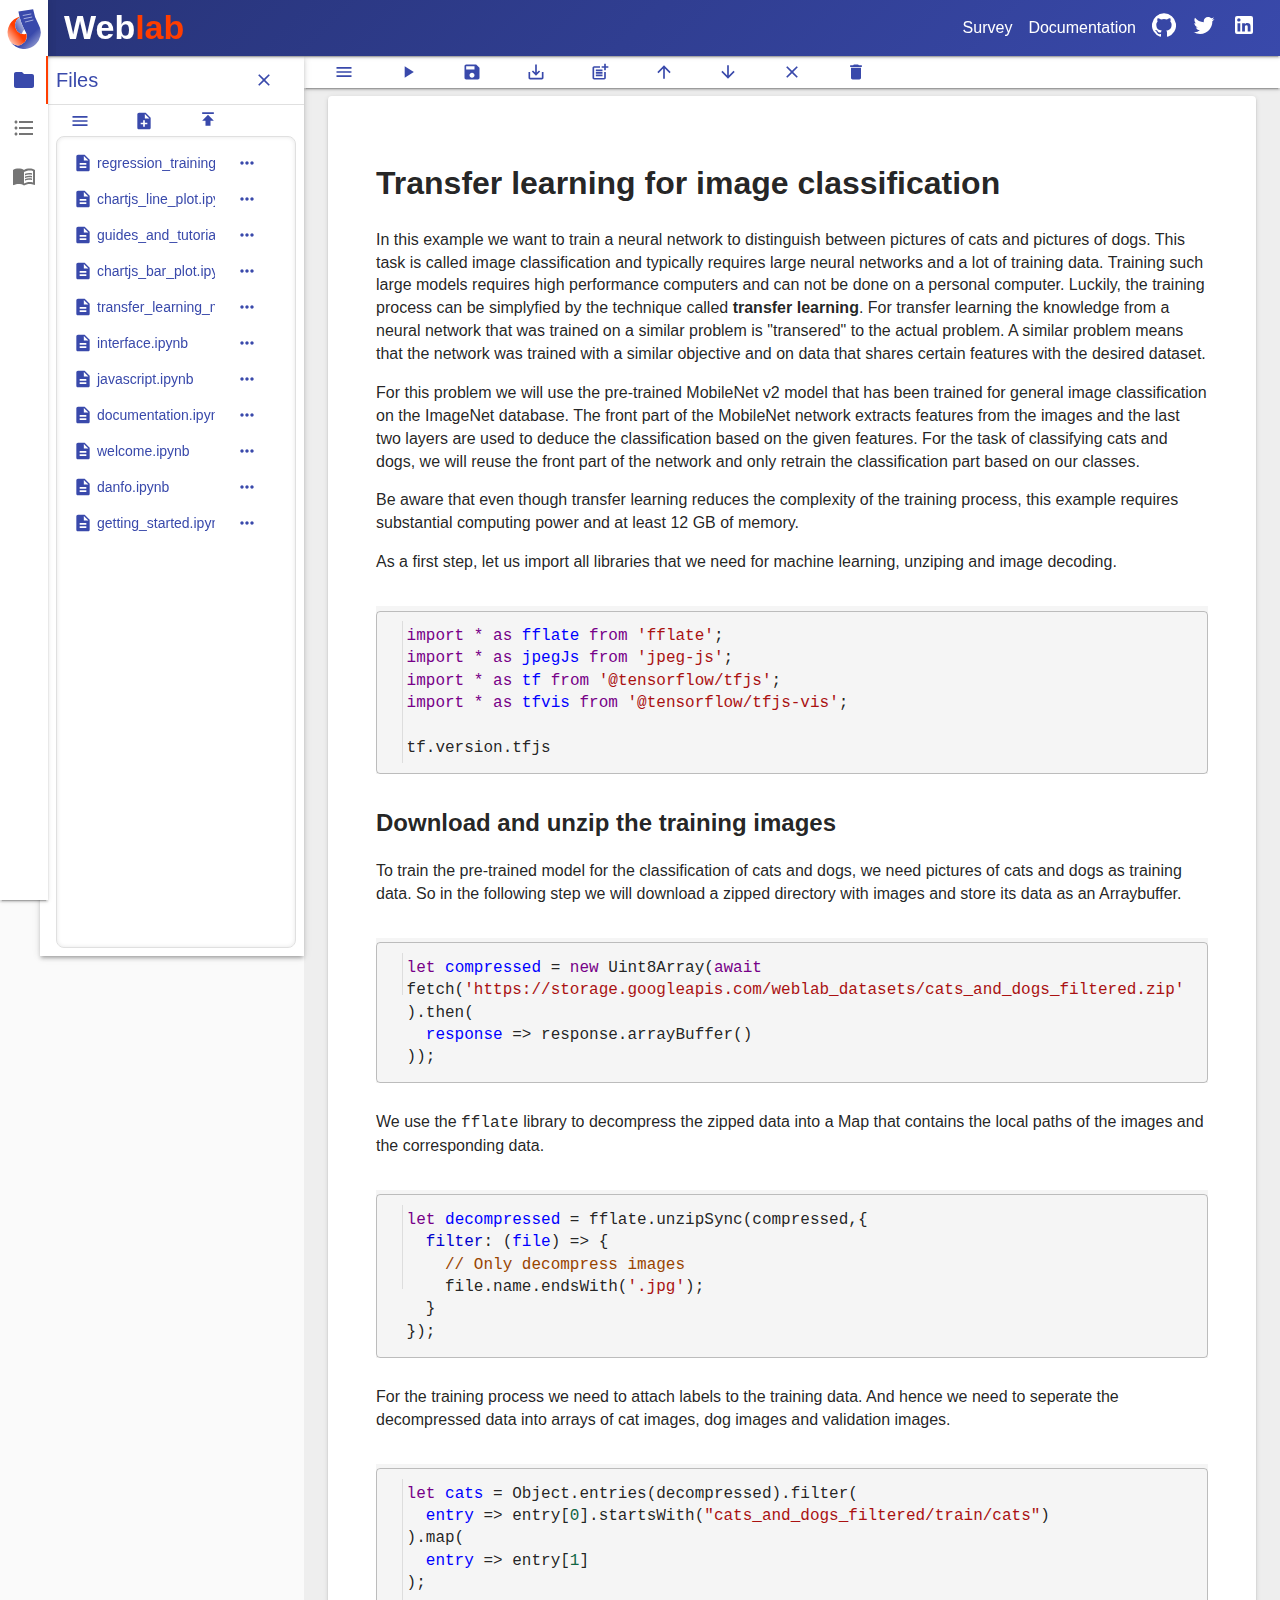
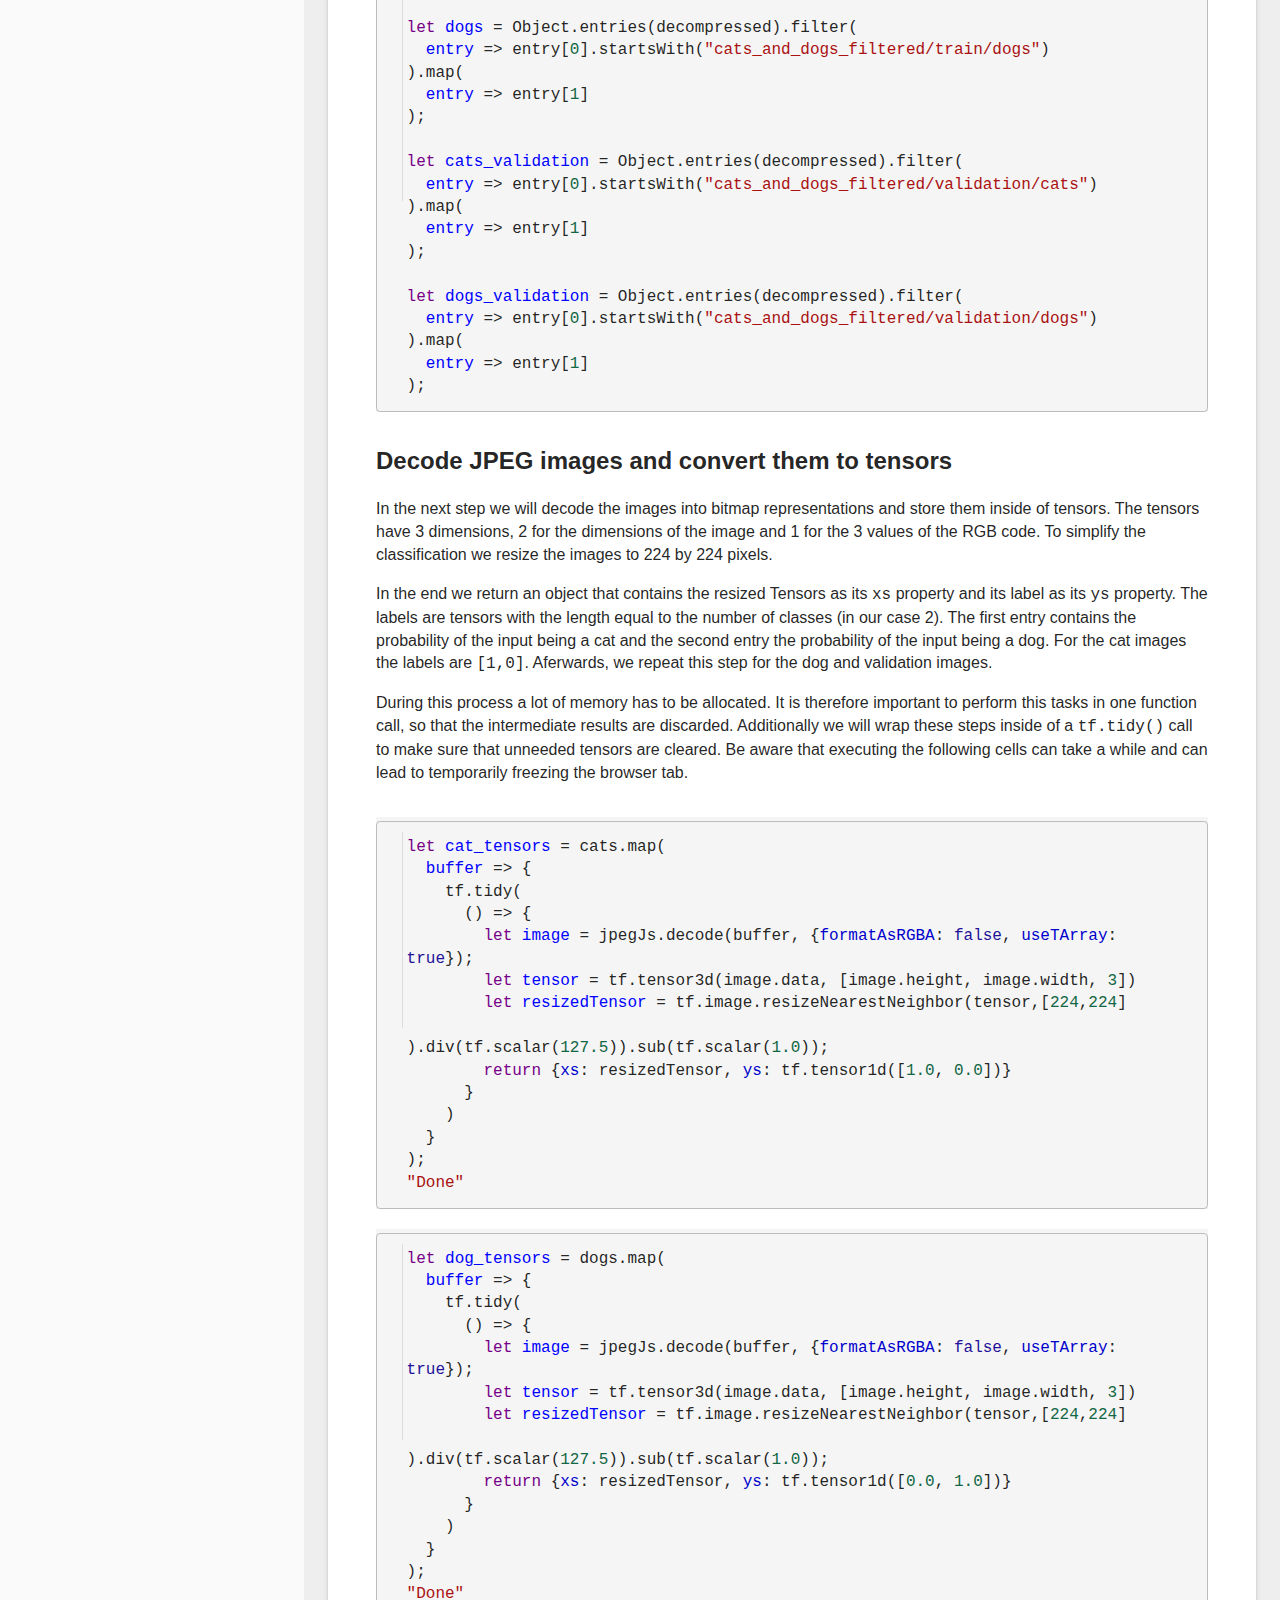
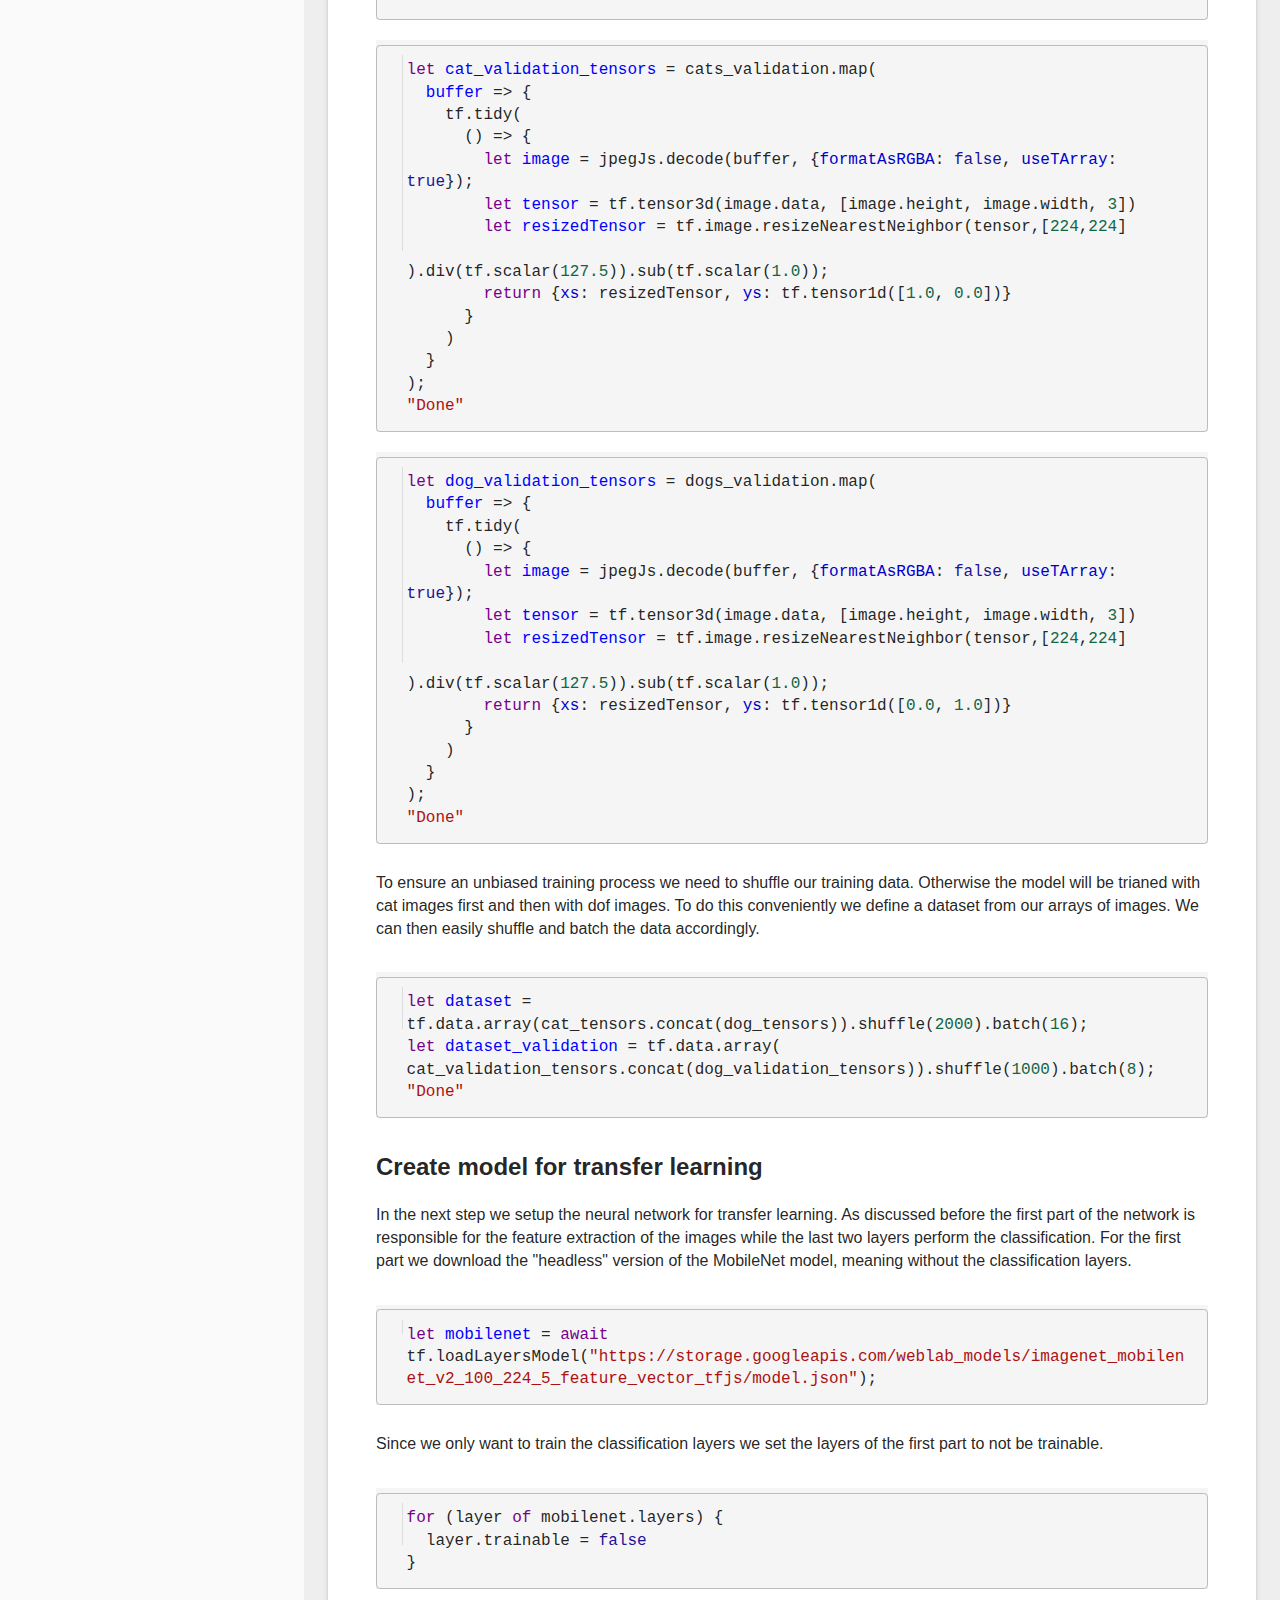
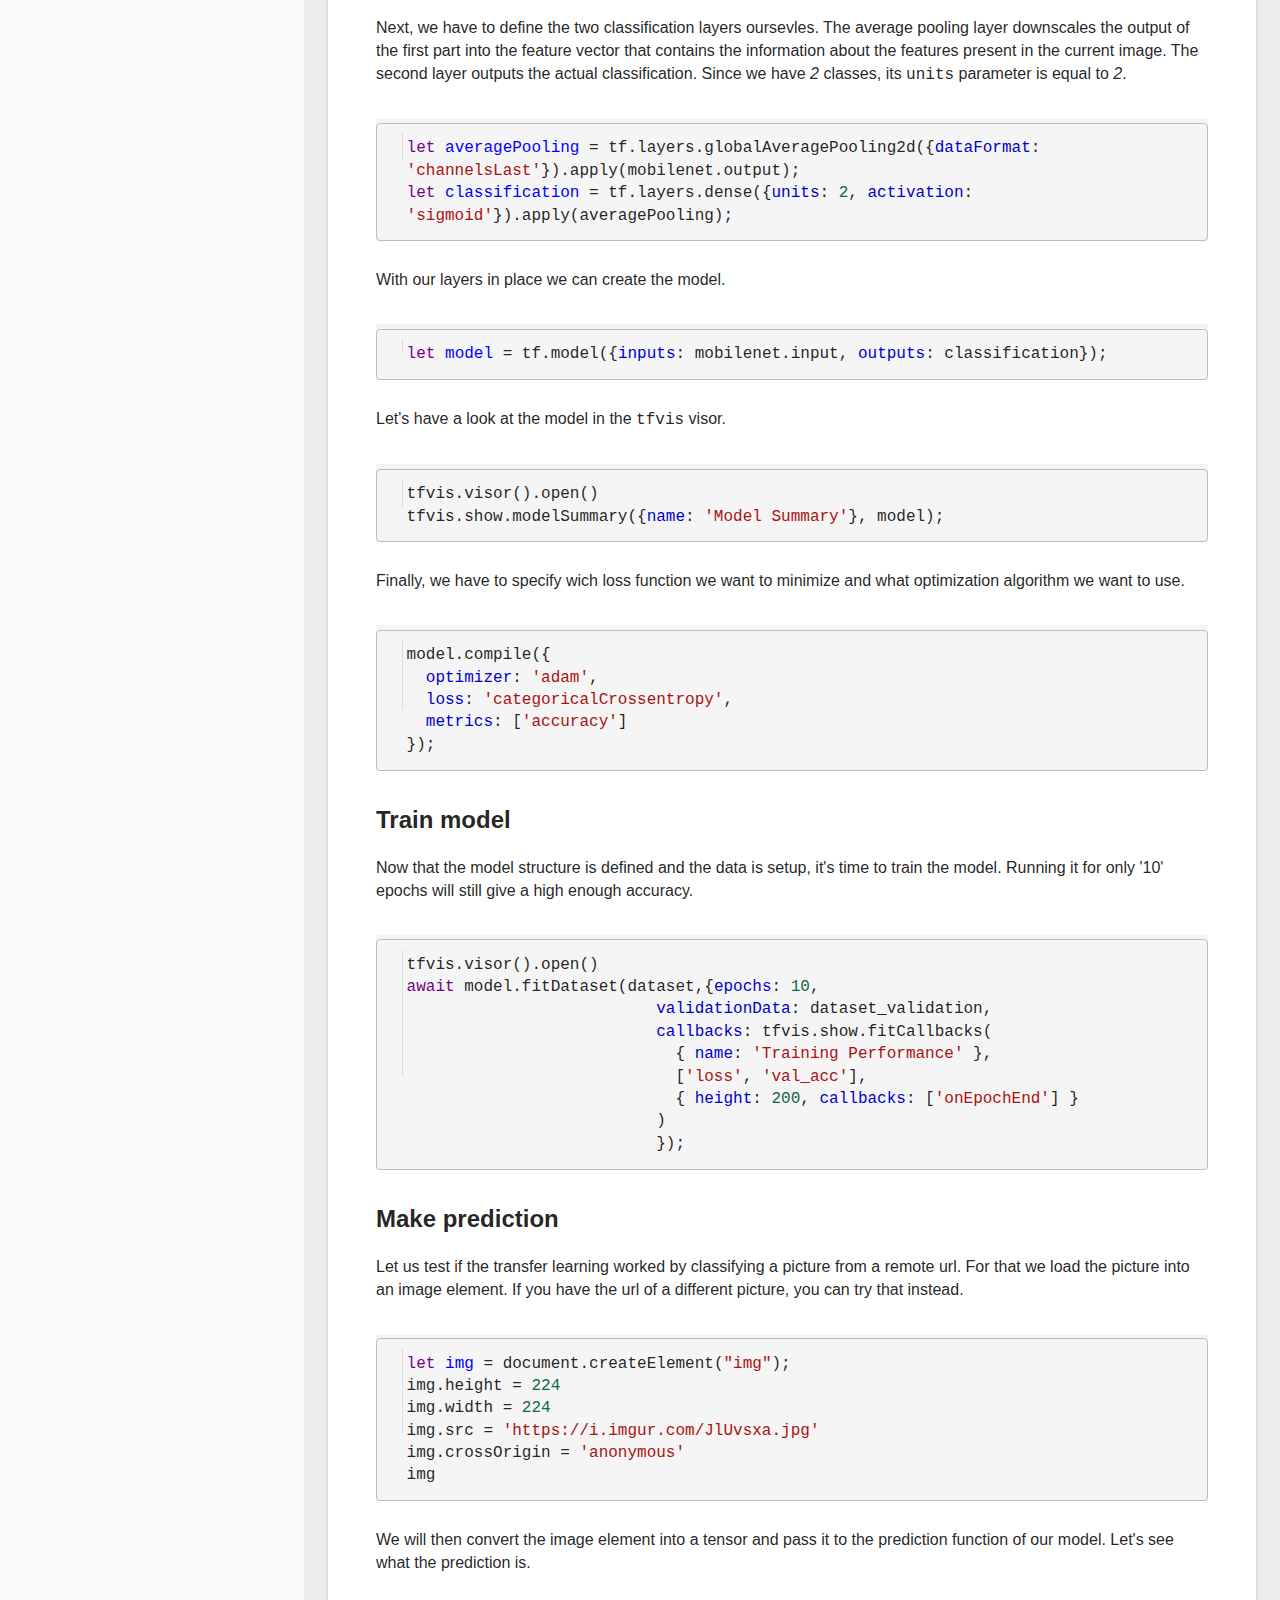
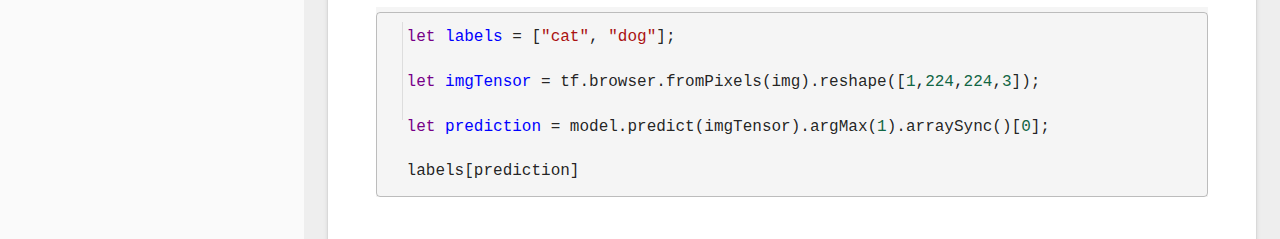
<file: documentation/guides_and_tutorials/transfer_learning_mobilenet/index.html>
<!DOCTYPE html><html><head><meta charSet="utf-8"/><meta http-equiv="x-ua-compatible" content="ie=edge"/><meta name="viewport" content="width=device-width, initial-scale=1, shrink-to-fit=no"/><meta http-equiv="Content-Security-Policy" content="base-uri &#x27;self&#x27;; default-src &#x27;self&#x27;; script-src &#x27;self&#x27; &#x27;unsafe-eval&#x27; https://cdn.jsdelivr.net https://cdn.skypack.dev https://www.google-analytics.com &#x27;sha256-xNgtAzcZL1MCVadvib55stiXQ8NPkADeGn/oWwM6yDc=&#x27; &#x27;sha256-BACJkbia6E+EPD1EMjryhod2TSVa2Cywm2TBHEn8hMg=&#x27; &#x27;sha256-hWiM0vY8Nzyebk5GCa1Hb46pjytDqK18X5IG8Qa6XuQ=&#x27; &#x27;sha256-gmQhmEQPyB/IzVIjV6QstWH3G4qsm4wTDDjs9U44YXo=&#x27;; style-src  &#x27;self&#x27; &#x27;unsafe-inline&#x27;; object-src &#x27;none&#x27;; form-action &#x27;self&#x27;; font-src &#x27;self&#x27; data:; connect-src &#x27;self&#x27; https:; img-src &#x27;self&#x27; data: https: https://www.google-analytics.com;"/><style data-href="/styles.ecce6f4fc36bb278113d.css" id="gatsby-global-css">body{margin:0}img[alt=landing]{aspect-ratio:3.208/1;width:100%}img[alt=compatible],img[alt=interactive],img[alt=javascript]{aspect-ratio:3.166/1;width:33%}</style><meta name="generator" content="Gatsby 3.6.2"/><style id="jss-server-side">.MuiButtonBase-root{color:inherit;border:0;cursor:pointer;margin:0;display:inline-flex;outline:0;padding:0;position:relative;align-items:center;-webkit-user-select:none;-moz-user-select:none;-ms-user-select:none;user-select:none;border-radius:0;vertical-align:middle;-moz-appearance:none;justify-content:center;text-decoration:none;background-color:transparent;-webkit-appearance:none;-webkit-tap-highlight-color:transparent}.MuiButtonBase-root::-moz-focus-inner{border-style:none}.MuiButtonBase-root.Mui-disabled{cursor:default;pointer-events:none}@media print{.MuiButtonBase-root{-webkit-print-color-adjust:exact;color-adjust:exact}}.MuiListItem-root{width:100%;display:flex;position:relative;box-sizing:border-box;text-align:left;align-items:center;padding-top:8px;padding-bottom:8px;justify-content:flex-start;text-decoration:none}.MuiListItem-root.Mui-focusVisible{background-color:rgba(0,0,0,.08)}.MuiListItem-root.Mui-selected,.MuiListItem-root.Mui-selected:hover{background-color:rgba(0,0,0,.08)}.MuiListItem-root.Mui-disabled{opacity:.5}.MuiListItem-container{position:relative}.MuiListItem-dense{padding-top:4px;padding-bottom:4px}.MuiListItem-alignItemsFlexStart{align-items:flex-start}.MuiListItem-divider{border-bottom:1px solid rgba(0,0,0,.12);background-clip:padding-box}.MuiListItem-gutters{padding-left:16px;padding-right:16px}.MuiListItem-button{transition:background-color 150ms cubic-bezier(.4,0,.2,1) 0s}.MuiListItem-button:hover{text-decoration:none;background-color:rgba(0,0,0,.04)}@media (hover:none){.MuiListItem-button:hover{background-color:transparent}}.MuiListItem-secondaryAction{padding-right:48px}.MuiInputBase-root{color:rgba(0,0,0,.87);cursor:text;display:inline-flex;position:relative;font-size:1rem;box-sizing:border-box;align-items:center;font-family:Helvetica,Arial;font-weight:400;line-height:1.1876em}.MuiInputBase-root.Mui-disabled{color:rgba(0,0,0,.38);cursor:default}.MuiInputBase-multiline{padding:6px 0 7px}.MuiInputBase-multiline.MuiInputBase-marginDense{padding-top:3px}.MuiInputBase-fullWidth{width:100%}.MuiInputBase-input{font:inherit;color:currentColor;width:100%;border:0;height:1.1876em;margin:0;display:block;padding:6px 0 7px;min-width:0;background:0 0;box-sizing:content-box;-webkit-animation-name:mui-auto-fill-cancel;animation-name:mui-auto-fill-cancel;letter-spacing:inherit;-webkit-animation-duration:10ms;animation-duration:10ms;-webkit-tap-highlight-color:transparent}.MuiInputBase-input::-webkit-input-placeholder{color:currentColor;opacity:.42;-webkit-transition:opacity .2s cubic-bezier(.4,0,.2,1) 0s;transition:opacity .2s cubic-bezier(.4,0,.2,1) 0s}.MuiInputBase-input::-moz-placeholder{color:currentColor;opacity:.42;-moz-transition:opacity .2s cubic-bezier(.4,0,.2,1) 0s;transition:opacity .2s cubic-bezier(.4,0,.2,1) 0s}.MuiInputBase-input:-ms-input-placeholder{color:currentColor;opacity:.42;-ms-transition:opacity .2s cubic-bezier(.4,0,.2,1) 0s;transition:opacity .2s cubic-bezier(.4,0,.2,1) 0s}.MuiInputBase-input::-ms-input-placeholder{color:currentColor;opacity:.42;-ms-transition:opacity .2s cubic-bezier(.4,0,.2,1) 0s;transition:opacity .2s cubic-bezier(.4,0,.2,1) 0s}.MuiInputBase-input:focus{outline:0}.MuiInputBase-input:invalid{box-shadow:none}.MuiInputBase-input::-webkit-search-decoration{-webkit-appearance:none}.MuiInputBase-input.Mui-disabled{opacity:1}.MuiInputBase-input:-webkit-autofill{-webkit-animation-name:mui-auto-fill;animation-name:mui-auto-fill;-webkit-animation-duration:5000s;animation-duration:5000s}label[data-shrink=false]+.MuiInputBase-formControl .MuiInputBase-input::-webkit-input-placeholder{opacity:0!important}label[data-shrink=false]+.MuiInputBase-formControl .MuiInputBase-input::-moz-placeholder{opacity:0!important}label[data-shrink=false]+.MuiInputBase-formControl .MuiInputBase-input:-ms-input-placeholder{opacity:0!important}label[data-shrink=false]+.MuiInputBase-formControl .MuiInputBase-input::-ms-input-placeholder{opacity:0!important}label[data-shrink=false]+.MuiInputBase-formControl .MuiInputBase-input:focus::-webkit-input-placeholder{opacity:.42}label[data-shrink=false]+.MuiInputBase-formControl .MuiInputBase-input:focus::-moz-placeholder{opacity:.42}label[data-shrink=false]+.MuiInputBase-formControl .MuiInputBase-input:focus:-ms-input-placeholder{opacity:.42}label[data-shrink=false]+.MuiInputBase-formControl .MuiInputBase-input:focus::-ms-input-placeholder{opacity:.42}.MuiInputBase-inputMarginDense{padding-top:3px}.MuiInputBase-inputMultiline{height:auto;resize:none;padding:0}.MuiInputBase-inputTypeSearch{-moz-appearance:textfield;-webkit-appearance:textfield}.MuiInput-root{position:relative}label+.MuiInput-formControl{margin-top:16px}.MuiInput-colorSecondary.MuiInput-underline:after{border-bottom-color:#ff3d00}.MuiInput-underline:after{left:0;right:0;bottom:0;content:"";position:absolute;transform:scaleX(0);transition:transform .2s cubic-bezier(0,0,.2,1) 0s;border-bottom:2px solid #3949ab;pointer-events:none}.MuiInput-underline.Mui-focused:after{transform:scaleX(1)}.MuiInput-underline.Mui-error:after{transform:scaleX(1);border-bottom-color:#f44336}.MuiInput-underline:before{left:0;right:0;bottom:0;content:"\00a0";position:absolute;transition:border-bottom-color .2s cubic-bezier(.4,0,.2,1) 0s;border-bottom:1px solid rgba(0,0,0,.42);pointer-events:none}.MuiInput-underline:hover:not(.Mui-disabled):before{border-bottom:2px solid rgba(0,0,0,.87)}.MuiInput-underline.Mui-disabled:before{border-bottom-style:dotted}@media (hover:none){.MuiInput-underline:hover:not(.Mui-disabled):before{border-bottom:1px solid rgba(0,0,0,.42)}}.jss39{top:-5px;left:0;right:0;bottom:0;margin:0;padding:0 8px;overflow:hidden;position:absolute;border-style:solid;border-width:1px;border-radius:inherit;pointer-events:none}.jss40{padding:0;text-align:left;transition:width 150ms cubic-bezier(0,0,.2,1) 0s;line-height:11px}.jss41{width:auto;height:11px;display:block;padding:0;font-size:.75em;max-width:.01px;text-align:left;transition:max-width 50ms cubic-bezier(0,0,.2,1) 0s;visibility:hidden}.jss41>span{display:inline-block;padding-left:5px;padding-right:5px}.jss42{max-width:1000px;transition:max-width .1s cubic-bezier(0,0,.2,1) 50ms}.MuiOutlinedInput-root{position:relative;border-radius:4px}.MuiOutlinedInput-root:hover .MuiOutlinedInput-notchedOutline{border-color:rgba(0,0,0,.87)}@media (hover:none){.MuiOutlinedInput-root:hover .MuiOutlinedInput-notchedOutline{border-color:rgba(0,0,0,.23)}}.MuiOutlinedInput-root.Mui-focused .MuiOutlinedInput-notchedOutline{border-color:#3949ab;border-width:2px}.MuiOutlinedInput-root.Mui-error .MuiOutlinedInput-notchedOutline{border-color:#f44336}.MuiOutlinedInput-root.Mui-disabled .MuiOutlinedInput-notchedOutline{border-color:rgba(0,0,0,.26)}.MuiOutlinedInput-colorSecondary.Mui-focused .MuiOutlinedInput-notchedOutline{border-color:#ff3d00}.MuiOutlinedInput-adornedStart{padding-left:14px}.MuiOutlinedInput-adornedEnd{padding-right:14px}.MuiOutlinedInput-multiline{padding:18.5px 14px}.MuiOutlinedInput-multiline.MuiOutlinedInput-marginDense{padding-top:10.5px;padding-bottom:10.5px}.MuiOutlinedInput-notchedOutline{border-color:rgba(0,0,0,.23)}.MuiOutlinedInput-input{padding:18.5px 14px}.MuiOutlinedInput-input:-webkit-autofill{border-radius:inherit}.MuiOutlinedInput-inputMarginDense{padding-top:10.5px;padding-bottom:10.5px}.MuiOutlinedInput-inputMultiline{padding:0}.MuiOutlinedInput-inputAdornedStart{padding-left:0}.MuiOutlinedInput-inputAdornedEnd{padding-right:0}.MuiFormLabel-root{color:rgba(0,0,0,.54);padding:0;font-size:1rem;font-family:Helvetica,Arial;font-weight:400;line-height:1}.MuiFormLabel-root.Mui-focused{color:#3949ab}.MuiFormLabel-root.Mui-disabled{color:rgba(0,0,0,.38)}.MuiFormLabel-root.Mui-error{color:#f44336}.MuiFormLabel-colorSecondary.Mui-focused{color:#ff3d00}.MuiFormLabel-asterisk.Mui-error{color:#f44336}.MuiInputLabel-root{display:block;transform-origin:top left}.MuiInputLabel-formControl{top:0;left:0;position:absolute;transform:translate(0,24px) scale(1)}.MuiInputLabel-marginDense{transform:translate(0,21px) scale(1)}.MuiInputLabel-shrink{transform:translate(0,1.5px) scale(.75);transform-origin:top left}.MuiInputLabel-animated{transition:color .2s cubic-bezier(0,0,.2,1) 0s,transform .2s cubic-bezier(0,0,.2,1) 0s}.MuiInputLabel-filled{z-index:1;transform:translate(12px,20px) scale(1);pointer-events:none}.MuiInputLabel-filled.MuiInputLabel-marginDense{transform:translate(12px,17px) scale(1)}.MuiInputLabel-filled.MuiInputLabel-shrink{transform:translate(12px,10px) scale(.75)}.MuiInputLabel-filled.MuiInputLabel-shrink.MuiInputLabel-marginDense{transform:translate(12px,7px) scale(.75)}.MuiInputLabel-outlined{z-index:1;transform:translate(14px,20px) scale(1);pointer-events:none}.MuiInputLabel-outlined.MuiInputLabel-marginDense{transform:translate(14px,12px) scale(1)}.MuiInputLabel-outlined.MuiInputLabel-shrink{transform:translate(14px,-6px) scale(.75)}.MuiFormControl-root{border:0;margin:0;display:inline-flex;padding:0;position:relative;min-width:0;flex-direction:column;vertical-align:top}.MuiFormControl-marginNormal{margin-top:16px;margin-bottom:8px}.MuiFormControl-marginDense{margin-top:8px;margin-bottom:4px}.MuiFormControl-fullWidth{width:100%}.MuiPopover-paper{outline:0;position:absolute;max-width:calc(100% - 32px);min-width:16px;max-height:calc(100% - 32px);min-height:16px;overflow-x:hidden;overflow-y:auto}.MuiList-root{margin:0;padding:0;position:relative;list-style:none}.MuiList-padding{padding-top:8px;padding-bottom:8px}.MuiList-subheader{padding-top:0}.MuiMenu-paper{max-height:calc(100% - 96px);-webkit-overflow-scrolling:touch}.MuiMenu-list{outline:0}.MuiSvgIcon-root{fill:currentColor;width:1em;height:1em;display:inline-block;font-size:1.5rem;transition:fill .2s cubic-bezier(.4,0,.2,1) 0s;flex-shrink:0;-webkit-user-select:none;-moz-user-select:none;-ms-user-select:none;user-select:none}.MuiSvgIcon-colorPrimary{color:#3949ab}.MuiSvgIcon-colorSecondary{color:#ff3d00}.MuiSvgIcon-colorAction{color:rgba(0,0,0,.54)}.MuiSvgIcon-colorError{color:#f44336}.MuiSvgIcon-colorDisabled{color:rgba(0,0,0,.26)}.MuiSvgIcon-fontSizeInherit{font-size:inherit}.MuiSvgIcon-fontSizeSmall{font-size:1.25rem}.MuiSvgIcon-fontSizeLarge{font-size:2.1875rem}.jss7{box-shadow:0 3px 1px -2px rgba(0,0,0,.2),0 2px 2px 0 rgba(0,0,0,.14),0 1px 5px 0 rgba(0,0,0,.12)}@media (min-width:0px){.jss15{grid-template-columns:40px 8px 1fr}}@media (min-width:600px){.jss15{grid-template-columns:40px 8px 1fr}}@media (min-width:960px){.jss15{grid-template-columns:40px auto 1fr}}.jss16{box-shadow:0 3px 1px -2px rgba(0,0,0,.2),0 2px 2px 0 rgba(0,0,0,.14),0 1px 5px 0 rgba(0,0,0,.12)}.jss17{display:flex}.jss18{flex-grow:1;padding-right:16px}.jss21{padding-left:16px}.jss22{padding-left:16px}.jss23{padding-left:16px}.jss24{padding-left:16px}.jss25{padding-left:16px}.jss26{box-shadow:0 3px 3px -2px rgba(0,0,0,.2),0 3px 4px 0 rgba(0,0,0,.14),0 1px 8px 0 rgba(0,0,0,.12)}.jss31{color:#e0e0e0;display:flex;align-items:center;border-bottom:1px solid}.jss32{flex-grow:1}.jss34{border:1px solid;height:100rem;box-shadow:inset 0 0 4px rgba(0,0,0,.1);margin-left:8px;border-color:#e0e0e0;margin-right:8px;border-radius:8px;margin-bottom:8px}.jss35{box-shadow:0 3px 1px -2px rgba(0,0,0,.2),0 2px 2px 0 rgba(0,0,0,.14),0 1px 5px 0 rgba(0,0,0,.12)}.jss36{flex-direction:row}.jss38{box-shadow:0 3px 1px -2px rgba(0,0,0,.2),0 2px 2px 0 rgba(0,0,0,.14),0 1px 5px 0 rgba(0,0,0,.12);border-radius:4px}.MuiTypography-root{margin:0}.MuiTypography-body2{font-size:.875rem;font-family:Helvetica,Arial;font-weight:400;line-height:1.43}.MuiTypography-body1{font-size:1rem;font-family:Helvetica,Arial;font-weight:400;line-height:1.5}.MuiTypography-caption{font-size:.75rem;font-family:Helvetica,Arial;font-weight:400;line-height:1.66}.MuiTypography-button{font-size:.875rem;font-family:Helvetica,Arial;font-weight:500;line-height:1.75;text-transform:uppercase}.MuiTypography-h1{font-size:6rem;font-family:Helvetica,Arial;font-weight:300;line-height:1.167}.MuiTypography-h2{font-size:3.75rem;font-family:Helvetica,Arial;font-weight:300;line-height:1.2}.MuiTypography-h3{font-size:3rem;font-family:Helvetica,Arial;font-weight:400;line-height:1.167}.MuiTypography-h4{font-size:2.125rem;font-family:Helvetica,Arial;font-weight:400;line-height:1.235}.MuiTypography-h5{font-size:1.5rem;font-family:Helvetica,Arial;font-weight:400;line-height:1.334}.MuiTypography-h6{font-size:1.25rem;font-family:Helvetica,Arial;font-weight:500;line-height:1.6}.MuiTypography-subtitle1{font-size:1rem;font-family:Helvetica,Arial;font-weight:400;line-height:1.75}.MuiTypography-subtitle2{font-size:.875rem;font-family:Helvetica,Arial;font-weight:500;line-height:1.57}.MuiTypography-overline{font-size:.75rem;font-family:Helvetica,Arial;font-weight:400;line-height:2.66;text-transform:uppercase}.MuiTypography-srOnly{width:1px;height:1px;overflow:hidden;position:absolute}.MuiTypography-alignLeft{text-align:left}.MuiTypography-alignCenter{text-align:center}.MuiTypography-alignRight{text-align:right}.MuiTypography-alignJustify{text-align:justify}.MuiTypography-noWrap{overflow:hidden;white-space:nowrap;text-overflow:ellipsis}.MuiTypography-gutterBottom{margin-bottom:.35em}.MuiTypography-paragraph{margin-bottom:16px}.MuiTypography-colorInherit{color:inherit}.MuiTypography-colorPrimary{color:#3949ab}.MuiTypography-colorSecondary{color:#ff3d00}.MuiTypography-colorTextPrimary{color:rgba(0,0,0,.87)}.MuiTypography-colorTextSecondary{color:rgba(0,0,0,.54)}.MuiTypography-colorError{color:#f44336}.MuiTypography-displayInline{display:inline}.MuiTypography-displayBlock{display:block}.MuiTooltip-popper{z-index:1500;pointer-events:none}.MuiTooltip-popperInteractive{pointer-events:auto}.MuiTooltip-popperArrow[x-placement*=bottom] .MuiTooltip-arrow{top:0;left:0;margin-top:-.71em;margin-left:4px;margin-right:4px}.MuiTooltip-popperArrow[x-placement*=top] .MuiTooltip-arrow{left:0;bottom:0;margin-left:4px;margin-right:4px;margin-bottom:-.71em}.MuiTooltip-popperArrow[x-placement*=right] .MuiTooltip-arrow{left:0;width:.71em;height:1em;margin-top:4px;margin-left:-.71em;margin-bottom:4px}.MuiTooltip-popperArrow[x-placement*=left] .MuiTooltip-arrow{right:0;width:.71em;height:1em;margin-top:4px;margin-right:-.71em;margin-bottom:4px}.MuiTooltip-popperArrow[x-placement*=left] .MuiTooltip-arrow::before{transform-origin:0 0}.MuiTooltip-popperArrow[x-placement*=right] .MuiTooltip-arrow::before{transform-origin:100% 100%}.MuiTooltip-popperArrow[x-placement*=top] .MuiTooltip-arrow::before{transform-origin:100% 0}.MuiTooltip-popperArrow[x-placement*=bottom] .MuiTooltip-arrow::before{transform-origin:0 100%}.MuiTooltip-tooltip{color:#fff;padding:4px 8px;font-size:.625rem;max-width:300px;word-wrap:break-word;font-family:Helvetica,Arial;font-weight:500;line-height:1.4em;border-radius:4px;background-color:rgba(97,97,97,.9)}.MuiTooltip-tooltipArrow{margin:0;position:relative}.MuiTooltip-arrow{color:rgba(97,97,97,.9);width:1em;height:.71em;overflow:hidden;position:absolute;box-sizing:border-box}.MuiTooltip-arrow::before{width:100%;height:100%;margin:auto;content:"";display:block;transform:rotate(45deg);background-color:currentColor}.MuiTooltip-touch{padding:8px 16px;font-size:.875rem;font-weight:400;line-height:1.14286em}.MuiTooltip-tooltipPlacementLeft{margin:0 24px;transform-origin:right center}@media (min-width:600px){.MuiTooltip-tooltipPlacementLeft{margin:0 14px}}.MuiTooltip-tooltipPlacementRight{margin:0 24px;transform-origin:left center}@media (min-width:600px){.MuiTooltip-tooltipPlacementRight{margin:0 14px}}.MuiTooltip-tooltipPlacementTop{margin:24px 0;transform-origin:center bottom}@media (min-width:600px){.MuiTooltip-tooltipPlacementTop{margin:14px 0}}.MuiTooltip-tooltipPlacementBottom{margin:24px 0;transform-origin:center top}@media (min-width:600px){.MuiTooltip-tooltipPlacementBottom{margin:14px 0}}.MuiButton-root{color:rgba(0,0,0,.87);padding:6px 16px;font-size:.875rem;min-width:64px;box-sizing:border-box;transition:background-color 250ms cubic-bezier(.4,0,.2,1) 0s,box-shadow 250ms cubic-bezier(.4,0,.2,1) 0s,border 250ms cubic-bezier(.4,0,.2,1) 0s;font-family:Helvetica,Arial;font-weight:500;line-height:1.75;border-radius:4px;text-transform:uppercase}.MuiButton-root:hover{text-decoration:none;background-color:rgba(0,0,0,.04)}.MuiButton-root.Mui-disabled{color:rgba(0,0,0,.26)}@media (hover:none){.MuiButton-root:hover{background-color:transparent}}.MuiButton-root:hover.Mui-disabled{background-color:transparent}.MuiButton-label{width:100%;display:inherit;align-items:inherit;justify-content:inherit}.MuiButton-text{padding:6px 8px}.MuiButton-textPrimary{color:#3949ab}.MuiButton-textPrimary:hover{background-color:rgba(57,73,171,.04)}@media (hover:none){.MuiButton-textPrimary:hover{background-color:transparent}}.MuiButton-textSecondary{color:#ff3d00}.MuiButton-textSecondary:hover{background-color:rgba(255,61,0,.04)}@media (hover:none){.MuiButton-textSecondary:hover{background-color:transparent}}.MuiButton-outlined{border:1px solid rgba(0,0,0,.23);padding:5px 15px}.MuiButton-outlined.Mui-disabled{border:1px solid rgba(0,0,0,.12)}.MuiButton-outlinedPrimary{color:#3949ab;border:1px solid rgba(57,73,171,.5)}.MuiButton-outlinedPrimary:hover{border:1px solid #3949ab;background-color:rgba(57,73,171,.04)}@media (hover:none){.MuiButton-outlinedPrimary:hover{background-color:transparent}}.MuiButton-outlinedSecondary{color:#ff3d00;border:1px solid rgba(255,61,0,.5)}.MuiButton-outlinedSecondary:hover{border:1px solid #ff3d00;background-color:rgba(255,61,0,.04)}.MuiButton-outlinedSecondary.Mui-disabled{border:1px solid rgba(0,0,0,.26)}@media (hover:none){.MuiButton-outlinedSecondary:hover{background-color:transparent}}.MuiButton-contained{color:rgba(0,0,0,.87);box-shadow:0 3px 1px -2px rgba(0,0,0,.2),0 2px 2px 0 rgba(0,0,0,.14),0 1px 5px 0 rgba(0,0,0,.12);background-color:#e0e0e0}.MuiButton-contained:hover{box-shadow:0 2px 4px -1px rgba(0,0,0,.2),0 4px 5px 0 rgba(0,0,0,.14),0 1px 10px 0 rgba(0,0,0,.12);background-color:#d5d5d5}.MuiButton-contained.Mui-focusVisible{box-shadow:0 3px 5px -1px rgba(0,0,0,.2),0 6px 10px 0 rgba(0,0,0,.14),0 1px 18px 0 rgba(0,0,0,.12)}.MuiButton-contained:active{box-shadow:0 5px 5px -3px rgba(0,0,0,.2),0 8px 10px 1px rgba(0,0,0,.14),0 3px 14px 2px rgba(0,0,0,.12)}.MuiButton-contained.Mui-disabled{color:rgba(0,0,0,.26);box-shadow:none;background-color:rgba(0,0,0,.12)}@media (hover:none){.MuiButton-contained:hover{box-shadow:0 3px 1px -2px rgba(0,0,0,.2),0 2px 2px 0 rgba(0,0,0,.14),0 1px 5px 0 rgba(0,0,0,.12);background-color:#e0e0e0}}.MuiButton-contained:hover.Mui-disabled{background-color:rgba(0,0,0,.12)}.MuiButton-containedPrimary{color:#fff;background-color:#3949ab}.MuiButton-containedPrimary:hover{background-color:#273377}@media (hover:none){.MuiButton-containedPrimary:hover{background-color:#3949ab}}.MuiButton-containedSecondary{color:#fff;background-color:#ff3d00}.MuiButton-containedSecondary:hover{background-color:#b22a00}@media (hover:none){.MuiButton-containedSecondary:hover{background-color:#ff3d00}}.MuiButton-disableElevation{box-shadow:none}.MuiButton-disableElevation:hover{box-shadow:none}.MuiButton-disableElevation.Mui-focusVisible{box-shadow:none}.MuiButton-disableElevation:active{box-shadow:none}.MuiButton-disableElevation.Mui-disabled{box-shadow:none}.MuiButton-colorInherit{color:inherit;border-color:currentColor}.MuiButton-textSizeSmall{padding:4px 5px;font-size:.8125rem}.MuiButton-textSizeLarge{padding:8px 11px;font-size:.9375rem}.MuiButton-outlinedSizeSmall{padding:3px 9px;font-size:.8125rem}.MuiButton-outlinedSizeLarge{padding:7px 21px;font-size:.9375rem}.MuiButton-containedSizeSmall{padding:4px 10px;font-size:.8125rem}.MuiButton-containedSizeLarge{padding:8px 22px;font-size:.9375rem}.MuiButton-fullWidth{width:100%}.MuiButton-startIcon{display:inherit;margin-left:-4px;margin-right:8px}.MuiButton-startIcon.MuiButton-iconSizeSmall{margin-left:-2px}.MuiButton-endIcon{display:inherit;margin-left:8px;margin-right:-4px}.MuiButton-endIcon.MuiButton-iconSizeSmall{margin-right:-2px}.MuiButton-iconSizeSmall>:first-child{font-size:18px}.MuiButton-iconSizeMedium>:first-child{font-size:20px}.MuiButton-iconSizeLarge>:first-child{font-size:22px}.MuiToolbar-root{display:flex;position:relative;align-items:center}.MuiToolbar-gutters{padding-left:16px;padding-right:16px}@media (min-width:600px){.MuiToolbar-gutters{padding-left:24px;padding-right:24px}}.MuiToolbar-regular{min-height:56px}@media (min-width:0px) and (orientation:landscape){.MuiToolbar-regular{min-height:48px}}@media (min-width:600px){.MuiToolbar-regular{min-height:64px}}.MuiToolbar-dense{min-height:48px}.MuiLink-underlineNone{text-decoration:none}.MuiLink-underlineHover{text-decoration:none}.MuiLink-underlineHover:hover{text-decoration:underline}.MuiLink-underlineAlways{text-decoration:underline}.MuiLink-button{border:0;cursor:pointer;margin:0;outline:0;padding:0;position:relative;-webkit-user-select:none;-moz-user-select:none;-ms-user-select:none;user-select:none;border-radius:0;vertical-align:middle;-moz-appearance:none;background-color:transparent;-webkit-appearance:none;-webkit-tap-highlight-color:transparent}.MuiLink-button::-moz-focus-inner{border-style:none}.MuiLink-button.Mui-focusVisible{outline:auto}.jss11{width:100%;bottom:0;height:2px;position:absolute;transition:all .3s cubic-bezier(.4,0,.2,1) 0s}.jss12{background-color:#3949ab}.jss13{background-color:#ff3d00}.jss14{right:0;width:2px;height:100%}.MuiTabs-root{display:flex;overflow:hidden;min-height:48px;-webkit-overflow-scrolling:touch}.MuiTabs-vertical{flex-direction:column}.MuiTabs-flexContainer{display:flex}.MuiTabs-flexContainerVertical{flex-direction:column}.MuiTabs-centered{justify-content:center}.MuiTabs-scroller{flex:1 1 auto;display:inline-block;position:relative;white-space:nowrap}.MuiTabs-fixed{width:100%;overflow-x:hidden}.MuiTabs-scrollable{overflow-x:scroll;scrollbar-width:none}.MuiTabs-scrollable::-webkit-scrollbar{display:none}@media (max-width:599.95px){.MuiTabs-scrollButtonsDesktop{display:none}}.MuiTab-root{padding:6px 12px;overflow:hidden;position:relative;font-size:.875rem;max-width:264px;min-width:72px;box-sizing:border-box;min-height:48px;text-align:center;flex-shrink:0;font-family:Helvetica,Arial;font-weight:500;line-height:1.75;white-space:normal;text-transform:uppercase}@media (min-width:600px){.MuiTab-root{min-width:160px}}.MuiTab-labelIcon{min-height:72px;padding-top:9px}.MuiTab-labelIcon .MuiTab-wrapper>:first-child{margin-bottom:6px}.MuiTab-textColorInherit{color:inherit;opacity:.7}.MuiTab-textColorInherit.Mui-selected{opacity:1}.MuiTab-textColorInherit.Mui-disabled{opacity:.5}.MuiTab-textColorPrimary{color:rgba(0,0,0,.54)}.MuiTab-textColorPrimary.Mui-selected{color:#3949ab}.MuiTab-textColorPrimary.Mui-disabled{color:rgba(0,0,0,.38)}.MuiTab-textColorSecondary{color:rgba(0,0,0,.54)}.MuiTab-textColorSecondary.Mui-selected{color:#ff3d00}.MuiTab-textColorSecondary.Mui-disabled{color:rgba(0,0,0,.38)}.MuiTab-fullWidth{flex-grow:1;max-width:none;flex-basis:0;flex-shrink:1}.MuiTab-wrapped{font-size:.75rem;line-height:1.5}.MuiTab-wrapper{width:100%;display:inline-flex;align-items:center;flex-direction:column;justify-content:center}.jss8{max-width:40px;max-height:40px;vertical-align:middle}.jss9{min-width:40px}.MuiTabPanel-root{padding:24px}.jss27{float:right}.jss28{display:inline}.jss29{display:flex;padding:0;max-height:100vh;flex-direction:column}.MuiContainer-root{width:100%;display:block;box-sizing:border-box;margin-left:auto;margin-right:auto;padding-left:16px;padding-right:16px}@media (min-width:600px){.MuiContainer-root{padding-left:24px;padding-right:24px}}.MuiContainer-disableGutters{padding-left:0;padding-right:0}@media (min-width:600px){.MuiContainer-fixed{max-width:600px}}@media (min-width:960px){.MuiContainer-fixed{max-width:960px}}@media (min-width:1280px){.MuiContainer-fixed{max-width:1280px}}@media (min-width:1920px){.MuiContainer-fixed{max-width:1920px}}@media (min-width:0px){.MuiContainer-maxWidthXs{max-width:444px}}@media (min-width:600px){.MuiContainer-maxWidthSm{max-width:600px}}@media (min-width:960px){.MuiContainer-maxWidthMd{max-width:960px}}@media (min-width:1280px){.MuiContainer-maxWidthLg{max-width:1280px}}@media (min-width:1920px){.MuiContainer-maxWidthXl{max-width:1920px}}html{box-sizing:border-box;-webkit-font-smoothing:antialiased;-moz-osx-font-smoothing:grayscale}*,::after,::before{box-sizing:inherit}b,strong{font-weight:700}body{color:rgba(0,0,0,.87);margin:0;font-size:.875rem;font-family:Helvetica,Arial;font-weight:400;line-height:1.43;background-color:#fafafa}@media print{body{background-color:#fff}}body::-webkit-backdrop{background-color:#fafafa}body::backdrop{background-color:#fafafa}.jss1{grid-row:3;overflow-x:scroll;grid-column:3;background-color:#eee}.jss2{top:0;display:flex;z-index:30;grid-row:2;position:sticky;overflow-x:auto;grid-column:3;padding-left:8px;padding-right:8px;background-color:#fff}.jss3{top:0;height:100vh;z-index:40;grid-row:2;overflow:hidden;position:sticky;grid-column:2;padding-left:8px;background-color:#fff}.jss4{top:0;left:0;height:100%;z-index:60;position:fixed;background-color:#fff}.jss5{display:flex;z-index:50;grid-row:1;background:linear-gradient(135deg,#273377,#3949ab);line-height:56px;grid-column-end:4;grid-column-start:1}.jss6{display:grid;transition:.2s;grid-template-rows:56px 32px 1fr;transition-property:gridTemplateColumns}</style><title data-react-helmet="true">Weblab - Machine Learning notebook for Javascript</title><link data-react-helmet="true" href="favicon.png" rel="icon" type="image/png"/><meta data-react-helmet="true" content="Image Classification with Transfer Learning and MobileNet v2." name="description"/><meta data-react-helmet="true" content="8qW6zXcgTpuGGh0Tv5OluYL6OurWCv1PKiGM--bhmCQ" name="google-site-verification"/><script data-react-helmet="true" type="application/ld+json">{
          "@context": "https://schema.org",
          "@type": "WebApplication",
          "headline": "Run code and visualize data in an interactive notebook.",
          "applicationCategory": "Machine Learning, Data Science",
          "operatingSystem": "Windows, MacOS, Linux",
          "image": "https://www.weblab.ai/landing1x1.svg"
        }</script><link rel="preconnect" href="https://www.google-analytics.com"/><link rel="dns-prefetch" href="https://www.google-analytics.com"/><script>
  
  function gaOptout(){document.cookie=disableStr+'=true; expires=Thu, 31 Dec 2099 23:59:59 UTC;path=/',window[disableStr]=!0}var gaProperty='UA-190347187-1',disableStr='ga-disable-'+gaProperty;document.cookie.indexOf(disableStr+'=true')>-1&&(window[disableStr]=!0);
  if(!(parseInt(navigator.doNotTrack) === 1 || parseInt(window.doNotTrack) === 1 || parseInt(navigator.msDoNotTrack) === 1 || navigator.doNotTrack === "yes")) {
    (function(i,s,o,g,r,a,m){i['GoogleAnalyticsObject']=r;i[r]=i[r]||function(){
    (i[r].q=i[r].q||[]).push(arguments)},i[r].l=1*new Date();a=s.createElement(o),
    m=s.getElementsByTagName(o)[0];a.async=1;a.src=g;m.parentNode.insertBefore(a,m)
    })(window,document,'script','https://www.google-analytics.com/analytics.js','ga');
  }
  if (typeof ga === "function") {
    ga('create', 'UA-190347187-1', 'auto', {"storage":"none"});
      ga('set', 'anonymizeIp', true);
      
      
      
      
      }</script><link rel="sitemap" type="application/xml" href="/sitemap-index.xml"/><link as="script" rel="preload" href="/webpack-runtime-e9095afa495fdd782041.js"/><link as="script" rel="preload" href="/framework-dd0b1ffe55258bec5093.js"/><link as="script" rel="preload" href="/app-70687613299fa764e3e9.js"/><link as="script" rel="preload" href="/4ad82c5e-bf67ffc6c526407f1001.js"/><link as="script" rel="preload" href="/0dbaf208425a7f75037186594286768a9b17f2aa-ed8deaa23d3770f01946.js"/><link as="script" rel="preload" href="/component---src-pages-documentation-guides-and-tutorials-transfer-learning-mobilenet-js-1399aa863eb4a7ae8159.js"/><link as="fetch" rel="preload" href="/page-data/documentation/guides_and_tutorials/transfer_learning_mobilenet/page-data.json" crossorigin="anonymous"/><link as="fetch" rel="preload" href="/page-data/app-data.json" crossorigin="anonymous"/></head><body><div id="___gatsby"><div style="outline:none" tabindex="-1" id="gatsby-focus-wrapper"><div class="MuiBox-root jss7 jss4"><nav><div class="MuiBox-root jss10" style="height:56px;line-height:56px;text-align:center;width:48px"><a class="MuiTypography-root MuiLink-root MuiLink-underlineHover MuiTypography-colorPrimary" href="/"><svg color="secondary" class="jss8" font-size="large" width="100mm" height="100mm" version="1.1" viewBox="0 0 100 100"><defs><linearGradient id="linearGradient936" x1="88.25" x2="-41.08" y1="208.83" y2="307.69" gradientTransform="matrix(.26458 0 0 .26458 -11.048 145.18)" gradientUnits="userSpaceOnUse"><stop stop-color="#ff3d00" offset="0"></stop><stop stop-color="#fff" offset="1"></stop></linearGradient><linearGradient id="linearGradient946" x1="182.86" x2="360.76" y1="278.66" y2="464.05" gradientTransform="matrix(.26458 0 0 .26458 -11.048 145.18)" gradientUnits="userSpaceOnUse"><stop stop-color="#3949ab" offset="0"></stop><stop stop-color="#fff" offset="1"></stop></linearGradient><linearGradient id="linearGradient954" x1="95.817" x2="219.09" y1="197.01" y2="122.54" gradientTransform="matrix(.26458 0 0 .26458 -11.048 145.18)" gradientUnits="userSpaceOnUse"><stop stop-color="#606dbb" offset="0"></stop><stop stop-color="#fff" offset="1"></stop></linearGradient></defs><g transform="translate(11.048 -145.18)"><g transform="translate(9.0607 .37075)"><path d="m52.737 145.18-36.797 5.8037a146.27 146.41 0 0 0 17.83 50.442l0.0041-3e-3a22.735 22.735 0 0 1 2.3076 5.4476 22.735 22.735 0 0 0 2.0341-0.64822 22.735 22.735 0 0 1-2.0341 0.64822 22.735 22.735 0 0 1-2.2404 17.304 22.735 22.735 0 0 1-3.581 4.6374 22.735 22.735 0 0 0 1.3797 1.2672 22.735 22.735 0 0 1-1.3797-1.2672 22.735 22.735 0 0 1-27.476 3.6842 22.735 22.735 0 0 1-7.9538-7.7218 41.336 41.336 0 0 0 14.762 14.53 41.336 41.336 0 0 0 55.233-13.221 22.735 22.735 0 0 1-0.06867 0.086 41.336 41.336 0 0 0 1.2978-2.0088 41.336 41.336 0 0 0 0.80531-1.5164 22.735 22.735 0 0 1-0.04644 0.10916 41.336 41.336 0 0 0-0.79506-39.975l0.0066-4e-3a109.02 109.12 0 0 1-13.289-37.595zm-0.51886 45.579a22.735 22.735 0 0 1-0.02113 0.0798 22.735 22.735 0 0 0-0.08566-0.018zm1.7592 0.64639a22.735 22.735 0 0 1 1.0544 0.41196 22.735 22.735 0 0 0-1.0544-0.41196zm2.0992 0.86364a22.735 22.735 0 0 1 1.6619 0.84943 22.735 22.735 0 0 0-1.6619-0.84943zm-4.4355 0.29222a22.735 22.735 0 0 1-0.41291 1.0592 22.735 22.735 0 0 0 0.41291-1.0592zm-0.86748 2.0985a22.735 22.735 0 0 1-0.82273 1.6132 22.735 22.735 0 0 0 0.82273-1.6132zm12.276 2.6974a22.735 22.735 0 0 1 0.7941 0.94822 22.735 22.735 0 0 0-0.7941-0.94822zm-14.258 0.70844a22.735 22.735 0 0 1-0.69936 0.89685 22.735 22.735 0 0 0 0.69936-0.89685zm-1.408 1.7834a22.735 22.735 0 0 1-0.78331 0.82028 22.735 22.735 0 0 0 0.78331-0.82028zm-1.5792 1.634a22.735 22.735 0 0 1-0.86097 0.73781 22.735 22.735 0 0 0 0.86097-0.73781zm21.034 1.4333a22.735 22.735 0 0 1 0.5226 1.2286 22.735 22.735 0 0 0-0.5226-1.2286zm-22.768 0.0341a22.735 22.735 0 0 1-0.93381 0.65065 22.735 22.735 0 0 0 0.93381-0.65065zm-1.8717 1.2874a22.735 22.735 0 0 1-0.99543 0.55475 22.735 22.735 0 0 0 0.99543-0.55475zm25.522 0.76509a22.735 22.735 0 0 1 0.43683 1.4011 22.735 22.735 0 0 0-0.43683-1.4011zm-27.513 0.32907a22.735 22.735 0 0 1-1.0423 0.45115 22.735 22.735 0 0 0 1.0423-0.45115zm28.184 1.8348a22.735 22.735 0 0 1 0.32383 1.5793 22.735 22.735 0 0 0-0.32383-1.5793zm0.45168 2.2193a22.735 22.735 0 0 1 0.17869 1.7409 22.735 22.735 0 0 0-0.17869-1.7409zm0.22878 2.254a22.735 22.735 0 0 1 4e-3 1.8718 22.735 22.735 0 0 0-4e-3 -1.8718zm3e-3 2.2665a22.735 22.735 0 0 1-0.19258 1.9634 22.735 22.735 0 0 0 0.19258-1.9634zm-0.2228 2.2565a22.735 22.735 0 0 1-0.41067 2.0496 22.735 22.735 0 0 0 0.41067-2.0496zm-0.44602 2.2219a22.735 22.735 0 0 1-0.64083 2.0884 22.735 22.735 0 0 0 0.64083-2.0884zm-0.66572 2.1682a22.735 22.735 0 0 1-0.87784 2.0893 22.735 22.735 0 0 0 0.87784-2.0893zm-4.0762 6.9878a22.735 22.735 0 0 1-0.93808 1.0187 22.735 22.735 0 0 0 0.93808-1.0187zm-1.5584 1.654a22.735 22.735 0 0 1-1.0306 0.91597 22.735 22.735 0 0 0 1.0306-0.91597zm-1.7166 1.4906a22.735 22.735 0 0 1-1.1092 0.80307 22.735 22.735 0 0 0 1.1092-0.80307zm-27.863 0.10713a22.735 22.735 0 0 0 0.90764 0.67992 22.735 22.735 0 0 1-0.90764-0.67992zm26.005 1.2052a22.735 22.735 0 0 1-1.173 0.68196 22.735 22.735 0 0 0 1.173-0.68196zm-23.527 0.49869a22.735 22.735 0 0 0 1.7323 0.88734 22.735 22.735 0 0 1-1.7323-0.88734zm21.547 0.62139a22.735 22.735 0 0 1-1.2215 0.55528 22.735 22.735 0 0 0 1.2215-0.55528zm-18.796 0.6999a22.735 22.735 0 0 0 1.0905 0.42722 22.735 22.735 0 0 1-1.0905-0.42722zm16.713 0.21671a22.735 22.735 0 0 1-1.2559 0.42551 22.735 22.735 0 0 0 1.2559-0.42551zm-14.589 0.53328a22.735 22.735 0 0 0 1.1521 0.32309 22.735 22.735 0 0 1-1.1521-0.32309zm12.425 0.17046a22.735 22.735 0 0 1-1.2755 0.29414 22.735 22.735 0 0 0 1.2755-0.29414zm-10.238 0.36539a22.735 22.735 0 0 0 1.2036 0.21083 22.735 22.735 0 0 1-1.2036-0.21083zm8.0132 0.11844a22.735 22.735 0 0 1-1.2783 0.16278 22.735 22.735 0 0 0 1.2783-0.16278zm-5.7812 0.19845a22.735 22.735 0 0 0 1.2411 0.0912 22.735 22.735 0 0 1-1.2411-0.0912zm3.5182 0.0604a22.735 22.735 0 0 1-1.267 0.0337 22.735 22.735 0 0 0 1.267-0.0337z" fill="url(#linearGradient946)"></path><path d="m18.644 163.91a41.336 41.336 0 0 0-24.18 18.925 41.336 41.336 0 0 0-0.87495 39.646 22.735 22.735 0 0 1-0.011001-0.0267 41.336 41.336 0 0 0 1.2718 2.3435 22.735 22.735 0 0 0 7.9357 7.6955 22.735 22.735 0 0 0 27.476-3.6843 22.735 22.735 0 0 0 3.5811-4.6374 22.735 22.735 0 0 0 2.2403-17.304 22.735 22.735 0 0 1-11.646 4e-3 22.735 22.735 0 0 0-0.34936 1.6139 22.735 22.735 0 0 1 0.34936-1.6139 22.735 22.735 0 0 1-5.5416-2.2797 22.735 22.735 0 0 1-10.562-13.752 22.735 22.735 0 0 1 2.2404-17.304 22.735 22.735 0 0 1 8.347-8.305 146.27 146.41 0 0 1-0.27599-1.3196zm5.2534 45.694a22.735 22.735 0 0 0-0.12838 1.1296 22.735 22.735 0 0 1 0.12838-1.1296zm-0.20517 2.2606a22.735 22.735 0 0 0-0.01495 1.137 22.735 22.735 0 0 1 0.01495-1.137zm0.02157 2.2713a22.735 22.735 0 0 0 0.09847 1.1317 22.735 22.735 0 0 1-0.09847-1.1317zm0.24811 2.2567a22.735 22.735 0 0 0 0.21094 1.1159 22.735 22.735 0 0 1-0.21094-1.1159zm0.4724 2.222a22.735 22.735 0 0 0 0.32063 1.087 22.735 22.735 0 0 1-0.32063-1.087zm0.692 2.1634a22.735 22.735 0 0 0 0.42733 1.0488 22.735 22.735 0 0 1-0.42733-1.0488zm0.90411 2.0824a22.735 22.735 0 0 0 0.52986 1.0012 22.735 22.735 0 0 1-0.52986-1.0012zm1.1073 1.9818a22.735 22.735 0 0 0 0.62877 0.94534 22.735 22.735 0 0 1-0.62877-0.94534zm1.2988 1.8602a22.735 22.735 0 0 0 0.72137 0.87955 22.735 22.735 0 0 1-0.72137-0.87955z" fill="url(#linearGradient936)"></path><path d="m18.921 165.24a22.735 22.735 0 0 0-8.3481 8.3 22.735 22.735 0 0 0-2.2403 17.304 22.735 22.735 0 0 0 10.562 13.752 22.735 22.735 0 0 0 5.5416 2.2797 22.735 22.735 0 0 1 2.246-5.4343 22.735 22.735 0 0 1 3.5811-4.6375 22.735 22.735 0 0 0-1.3794-1.2668 22.735 22.735 0 0 1 1.3794 1.2668 22.735 22.735 0 0 1 0.70236-0.63986 146.27 146.41 0 0 1-12.045-30.925zm-3.8341 24.862a22.735 22.735 0 0 1 0.93071 0.0844 22.735 22.735 0 0 0-1.1303-0.0824 22.735 22.735 0 0 1 0.19962-2e-3zm-1.337 0.0127a22.735 22.735 0 0 0-1.1346 0.0309 22.735 22.735 0 0 1 1.1346-0.0309zm-2.2616 0.15488a22.735 22.735 0 0 0-1.129 0.14428 22.735 22.735 0 0 1 1.129-0.14428zm5.6627 0.0196a22.735 22.735 0 0 1 1.118 0.19525 22.735 22.735 0 0 0-1.118-0.19525zm2.2342 0.41045a22.735 22.735 0 0 1 1.0949 0.30632 22.735 22.735 0 0 0-1.0949-0.30632zm2.1812 0.63102a22.735 22.735 0 0 1 1.0611 0.41504 22.735 22.735 0 0 0-1.0611-0.41504zm2.109 0.84632a22.735 22.735 0 0 1 1.845 0.94385 22.735 22.735 0 0 0-1.845-0.94385zm3.4151 1.9679a22.735 22.735 0 0 1 0.90678 0.67918 22.735 22.735 0 0 0-0.90678-0.67918z" fill="url(#linearGradient954)"></path><g fill="#606dbb" stroke="#bbc2e9" stroke-linecap="round" stroke-width="2.0668"><path d="m27.729 160.95 19.475-3.563"></path><path d="m29.93 168.95 19.388-4.0073"></path><path d="m33.195 177.28 19.208-4.7979"></path></g></g></g></svg></a></div><div class="MuiTabs-root MuiTabs-vertical"><div class="MuiTabs-scroller MuiTabs-fixed" style="overflow:hidden"><div class="MuiTabs-flexContainer MuiTabs-flexContainerVertical" role="tablist"><button class="MuiButtonBase-root MuiTab-root MuiTab-textColorPrimary jss9 Mui-selected" tabindex="0" type="button" role="tab" aria-selected="true"><span class="MuiTab-wrapper"><svg class="MuiSvgIcon-root" focusable="false" viewBox="0 0 24 24" aria-hidden="true" title="Files"><path d="M10 4H4c-1.1 0-1.99.9-1.99 2L2 18c0 1.1.9 2 2 2h16c1.1 0 2-.9 2-2V8c0-1.1-.9-2-2-2h-8l-2-2z"></path></svg></span><span class="jss11 jss13 MuiTabs-indicator jss14"></span></button><button class="MuiButtonBase-root MuiTab-root MuiTab-textColorPrimary jss9" tabindex="-1" type="button" role="tab" aria-selected="false"><span class="MuiTab-wrapper"><svg class="MuiSvgIcon-root" focusable="false" viewBox="0 0 24 24" aria-hidden="true" title="Outline"><path d="M4 10.5c-.83 0-1.5.67-1.5 1.5s.67 1.5 1.5 1.5 1.5-.67 1.5-1.5-.67-1.5-1.5-1.5zm0-6c-.83 0-1.5.67-1.5 1.5S3.17 7.5 4 7.5 5.5 6.83 5.5 6 4.83 4.5 4 4.5zm0 12c-.83 0-1.5.68-1.5 1.5s.68 1.5 1.5 1.5 1.5-.68 1.5-1.5-.67-1.5-1.5-1.5zM7 19h14v-2H7v2zm0-6h14v-2H7v2zm0-8v2h14V5H7z"></path></svg></span></button><button class="MuiButtonBase-root MuiTab-root MuiTab-textColorPrimary jss9" tabindex="-1" type="button" role="tab" aria-selected="false"><span class="MuiTab-wrapper"><svg class="MuiSvgIcon-root" focusable="false" viewBox="0 0 24 24" aria-hidden="true" title="Documentation"><path d="M21 5c-1.11-.35-2.33-.5-3.5-.5-1.95 0-4.05.4-5.5 1.5-1.45-1.1-3.55-1.5-5.5-1.5S2.45 4.9 1 6v14.65c0 .25.25.5.5.5.1 0 .15-.05.25-.05C3.1 20.45 5.05 20 6.5 20c1.95 0 4.05.4 5.5 1.5 1.35-.85 3.8-1.5 5.5-1.5 1.65 0 3.35.3 4.75 1.05.1.05.15.05.25.05.25 0 .5-.25.5-.5V6c-.6-.45-1.25-.75-2-1zm0 13.5c-1.1-.35-2.3-.5-3.5-.5-1.7 0-4.15.65-5.5 1.5V8c1.35-.85 3.8-1.5 5.5-1.5 1.2 0 2.4.15 3.5.5v11.5z"></path><path d="M17.5 10.5c.88 0 1.73.09 2.5.26V9.24c-.79-.15-1.64-.24-2.5-.24-1.7 0-3.24.29-4.5.83v1.66c1.13-.64 2.7-.99 4.5-.99zM13 12.49v1.66c1.13-.64 2.7-.99 4.5-.99.88 0 1.73.09 2.5.26V11.9c-.79-.15-1.64-.24-2.5-.24-1.7 0-3.24.3-4.5.83zM17.5 14.33c-1.7 0-3.24.29-4.5.83v1.66c1.13-.64 2.7-.99 4.5-.99.88 0 1.73.09 2.5.26v-1.52c-.79-.16-1.64-.24-2.5-.24z"></path></svg></span></button></div></div></div></nav></div><div class="MuiBox-root jss15 jss6" id="wrapper"><div class="MuiBox-root jss16 jss5"><div class="MuiToolbar-root MuiToolbar-dense MuiToolbar-gutters" style="width:100%"><div class="MuiBox-root jss17" style="background-color:#273377;height:56px;line-height:56px;text-align:center;width:32px"></div><div class="MuiBox-root jss18" style="color:white"><h4 class="MuiTypography-root MuiTypography-h4" style="font-weight:700;margin:8px"><span class="MuiBox-root jss19">Web</span><span class="MuiBox-root jss20" style="color:#ff3d00">lab</span></h4></div><div class="MuiBox-root jss21"><p class="MuiTypography-root MuiTypography-body1"><a class="MuiTypography-root MuiLink-root MuiLink-underlineHover MuiTypography-colorPrimary" style="color:white" href="https://docs.google.com/forms/d/e/1FAIpQLSfVyyc6vtpXXSkhnglXU0BsLJVgL3kd3_Mkk8pp8LfO7z1RaQ/viewform?usp=sf_link" target="_blank" rel="noopener">Survey</a></p></div><div class="MuiBox-root jss22"><p class="MuiTypography-root MuiTypography-body1"><a class="MuiTypography-root MuiLink-root MuiLink-underlineHover MuiTypography-colorPrimary" style="color:white" href="/documentation">Documentation</a></p></div><div class="MuiBox-root jss23"><p class="MuiTypography-root MuiTypography-body1"><a href="https://github.com/weblab-notebook/weblab" class="MuiTypography-root MuiLink-root MuiLink-underlineHover MuiTypography-colorPrimary" style="color:white"><svg class="MuiSvgIcon-root" focusable="false" viewBox="0 0 24 24" aria-hidden="true"><path d="M12 .3a12 12 0 0 0-3.8 23.4c.6.1.8-.3.8-.6v-2c-3.3.7-4-1.6-4-1.6-.6-1.4-1.4-1.8-1.4-1.8-1-.7.1-.7.1-.7 1.2 0 1.9 1.2 1.9 1.2 1 1.8 2.8 1.3 3.5 1 0-.8.4-1.3.7-1.6-2.7-.3-5.5-1.3-5.5-6 0-1.2.5-2.3 1.3-3.1-.2-.4-.6-1.6 0-3.2 0 0 1-.3 3.4 1.2a11.5 11.5 0 0 1 6 0c2.3-1.5 3.3-1.2 3.3-1.2.6 1.6.2 2.8 0 3.2.9.8 1.3 1.9 1.3 3.2 0 4.6-2.8 5.6-5.5 5.9.5.4.9 1 .9 2.2v3.3c0 .3.1.7.8.6A12 12 0 0 0 12 .3"></path></svg></a></p></div><div class="MuiBox-root jss24"><p class="MuiTypography-root MuiTypography-body1"><a href="https://twitter.com/Weblab7" class="MuiTypography-root MuiLink-root MuiLink-underlineHover MuiTypography-colorPrimary" style="color:white"><svg class="MuiSvgIcon-root" focusable="false" viewBox="0 0 24 24" aria-hidden="true"><path d="M22.46 6c-.77.35-1.6.58-2.46.69.88-.53 1.56-1.37 1.88-2.38-.83.5-1.75.85-2.72 1.05C18.37 4.5 17.26 4 16 4c-2.35 0-4.27 1.92-4.27 4.29 0 .34.04.67.11.98C8.28 9.09 5.11 7.38 3 4.79c-.37.63-.58 1.37-.58 2.15 0 1.49.75 2.81 1.91 3.56-.71 0-1.37-.2-1.95-.5v.03c0 2.08 1.48 3.82 3.44 4.21a4.22 4.22 0 0 1-1.93.07 4.28 4.28 0 0 0 4 2.98 8.521 8.521 0 0 1-5.33 1.84c-.34 0-.68-.02-1.02-.06C3.44 20.29 5.7 21 8.12 21 16 21 20.33 14.46 20.33 8.79c0-.19 0-.37-.01-.56.84-.6 1.56-1.36 2.14-2.23z"></path></svg></a></p></div><div class="MuiBox-root jss25"><p class="MuiTypography-root MuiTypography-body1"><a href="https://www.linkedin.com/in/weblab-notebook-56a42b212/" class="MuiTypography-root MuiLink-root MuiLink-underlineHover MuiTypography-colorPrimary" style="color:white"><svg class="MuiSvgIcon-root" focusable="false" viewBox="0 0 24 24" aria-hidden="true"><path d="M19 3a2 2 0 0 1 2 2v14a2 2 0 0 1-2 2H5a2 2 0 0 1-2-2V5a2 2 0 0 1 2-2h14m-.5 15.5v-5.3a3.26 3.26 0 0 0-3.26-3.26c-.85 0-1.84.52-2.32 1.3v-1.11h-2.79v8.37h2.79v-4.93c0-.77.62-1.4 1.39-1.4a1.4 1.4 0 0 1 1.4 1.4v4.93h2.79M6.88 8.56a1.68 1.68 0 0 0 1.68-1.68c0-.93-.75-1.69-1.68-1.69a1.69 1.69 0 0 0-1.69 1.69c0 .93.76 1.68 1.69 1.68m1.39 9.94v-8.37H5.5v8.37h2.77z"></path></svg></a></p></div></div></div><div class="MuiBox-root jss26 jss3"><div class="MuiBox-root jss30" style="height:100vh;min-width:256px"><div class="MuiTabPanel-root jss29" role="tabpanel"><div class="MuiBox-root jss31" style="padding:8px"><div class="MuiBox-root jss32"><h6 class="MuiTypography-root MuiTypography-h6 MuiTypography-colorPrimary">Files</h6></div><button class="MuiButtonBase-root MuiButton-root MuiButton-text MuiButton-textPrimary MuiButton-textSizeSmall MuiButton-sizeSmall" tabindex="0" type="button" title="Close sidepane"><span class="MuiButton-label"><svg class="MuiSvgIcon-root MuiSvgIcon-fontSizeSmall" focusable="false" viewBox="0 0 24 24" aria-hidden="true"><path d="M19 6.41L17.59 5 12 10.59 6.41 5 5 6.41 10.59 12 5 17.59 6.41 19 12 13.41 17.59 19 19 17.59 13.41 12z"></path></svg></span></button></div><div class="MuiBox-root jss33"><button class="MuiButtonBase-root MuiButton-root MuiButton-text MuiButton-textPrimary MuiButton-textSizeSmall MuiButton-sizeSmall" tabindex="0" type="button" title="Menu"><span class="MuiButton-label"><svg class="MuiSvgIcon-root MuiSvgIcon-fontSizeSmall" focusable="false" viewBox="0 0 24 24" aria-hidden="true"><path d="M3 18h18v-2H3v2zm0-5h18v-2H3v2zm0-7v2h18V6H3z"></path></svg></span></button><button class="MuiButtonBase-root MuiButton-root MuiButton-text MuiButton-textPrimary MuiButton-textSizeSmall MuiButton-sizeSmall" tabindex="0" type="button" title="New notebook"><span class="MuiButton-label"><svg class="MuiSvgIcon-root MuiSvgIcon-fontSizeSmall" focusable="false" viewBox="0 0 24 24" aria-hidden="true"><path d="M14 2H6c-1.1 0-1.99.9-1.99 2L4 20c0 1.1.89 2 1.99 2H18c1.1 0 2-.9 2-2V8l-6-6zm2 14h-3v3h-2v-3H8v-2h3v-3h2v3h3v2zm-3-7V3.5L18.5 9H13z"></path></svg></span></button><button class="MuiButtonBase-root MuiButton-root MuiButton-text MuiButton-textPrimary MuiButton-textSizeSmall MuiButton-sizeSmall" tabindex="0" type="button" title="Upload file"><span class="MuiButton-label"><label class="MuiFormLabel-root MuiInputLabel-root MuiInputLabel-animated" style="color:#3949ab" for="openNotebook"><svg class="MuiSvgIcon-root MuiSvgIcon-fontSizeSmall" focusable="false" viewBox="0 0 24 24" aria-hidden="true"><path d="M5 4v2h14V4H5zm0 10h4v6h6v-6h4l-7-7-7 7z"></path></svg></label><div class="MuiInputBase-root MuiInput-root MuiInput-underline" style="display:none"><input type="file" id="openNotebook" accept="application/.ipynb" class="MuiInputBase-input MuiInput-input"/></div></span></button></div><div class="MuiBox-root jss34"><ul class="MuiList-root MuiList-dense MuiList-padding"></ul></div></div><div class="MuiTabPanel-root jss29" hidden="" role="tabpanel"></div><div class="MuiTabPanel-root jss29" hidden="" role="tabpanel"></div></div></div><div class="MuiBox-root jss35 jss2"><div class="MuiBox-root jss36"><button class="MuiButtonBase-root MuiButton-root MuiButton-text MuiButton-textPrimary" tabindex="0" type="button" title="Menu"><span class="MuiButton-label"><svg class="MuiSvgIcon-root MuiSvgIcon-fontSizeSmall" focusable="false" viewBox="0 0 24 24" aria-hidden="true"><path d="M3 18h18v-2H3v2zm0-5h18v-2H3v2zm0-7v2h18V6H3z"></path></svg></span></button><button class="MuiButtonBase-root MuiButton-root MuiButton-text" tabindex="0" type="button" style="color:#3949ab" title="Run"><span class="MuiButton-label"><svg class="MuiSvgIcon-root MuiSvgIcon-fontSizeSmall" focusable="false" viewBox="0 0 24 24" aria-hidden="true"><path d="M8 5v14l11-7z"></path></svg></span></button><button class="MuiButtonBase-root MuiButton-root MuiButton-text MuiButton-textPrimary" tabindex="0" type="button" title="Save"><span class="MuiButton-label"><svg class="MuiSvgIcon-root MuiSvgIcon-fontSizeSmall" focusable="false" viewBox="0 0 24 24" aria-hidden="true"><path d="M17 3H5c-1.11 0-2 .9-2 2v14c0 1.1.89 2 2 2h14c1.1 0 2-.9 2-2V7l-4-4zm-5 16c-1.66 0-3-1.34-3-3s1.34-3 3-3 3 1.34 3 3-1.34 3-3 3zm3-10H5V5h10v4z"></path></svg></span></button><button class="MuiButtonBase-root MuiButton-root MuiButton-text MuiButton-textPrimary MuiButton-textSizeSmall MuiButton-sizeSmall" tabindex="0" type="button" style="color:#3949ab;min-height:32px" title="Download"><span class="MuiButton-label"><a style="color:#3949ab;max-height:20px" download="notebook.ipynb" href="data:application/json,%7B%22nbformat%22%3A4%2C%22nbformat_minor%22%3A0%2C%22metadata%22%3A%7B%22kernel_info%22%3A%7B%22name%22%3A%22Weblab%22%7D%2C%22language_info%22%3A%7B%22name%22%3A%22javascript%22%7D%7D%2C%22cells%22%3A%5B%7B%22cell_type%22%3A%22markdown%22%2C%22metadata%22%3A%7B%7D%2C%22source%22%3A%5B%22%23%20Transfer%20learning%20for%20image%20classification%5Cn%5CnIn%20this%20example%20we%20want%20to%20train%20a%20neural%20network%20to%20distinguish%20between%20pictures%20of%20cats%20and%20pictures%20of%20dogs.%20This%20task%20is%20called%20image%20classification%20and%20typically%20requires%20large%20neural%20networks%20and%20a%20lot%20of%20training%20data.%20Training%20such%20large%20models%20requires%20high%20performance%20computers%20and%20can%20not%20be%20done%20on%20a%20personal%20computer.%20Luckily%2C%20the%20training%20process%20can%20be%20simplyfied%20by%20the%20technique%20called%20**transfer%20learning**.%20For%20transfer%20learning%20the%20knowledge%20from%20a%20neural%20network%20that%20was%20trained%20on%20a%20similar%20problem%20is%20%5C%22transered%5C%22%20to%20the%20actual%20problem.%20A%20similar%20problem%20means%20that%20the%20network%20was%20trained%20with%20a%20similar%20objective%20and%20on%20data%20that%20shares%20certain%20features%20with%20the%20desired%20dataset.%5Cn%20%20%5CnFor%20this%20problem%20we%20will%20use%20the%20pre-trained%20MobileNet%20v2%20model%20that%20has%20been%20trained%20for%20general%20image%20classification%20on%20the%20ImageNet%20database.%5CnThe%20front%20part%20of%20the%20MobileNet%20network%20extracts%20features%20from%20the%20images%20and%20the%20last%20two%20layers%20are%20used%20to%20deduce%20the%20classification%20based%20on%20the%20given%20features.%5CnFor%20the%20task%20of%20classifying%20cats%20and%20dogs%2C%20we%20will%20reuse%20the%20front%20part%20of%20the%20network%20and%20only%20retrain%20the%20classification%20part%20based%20on%20our%20classes.%5Cn%5CnBe%20aware%20that%20even%20though%20transfer%20learning%20reduces%20the%20complexity%20of%20the%20training%20process%2C%20this%20example%20requires%20substantial%20computing%20power%20and%20at%20least%2012%20GB%20of%20memory.%5Cn%5CnAs%20a%20first%20step%2C%20let%20us%20import%20all%20libraries%20that%20we%20need%20for%20machine%20learning%2C%20unziping%20and%20image%20decoding.%22%5D%7D%2C%7B%22cell_type%22%3A%22code%22%2C%22execution_count%22%3A0%2C%22metadata%22%3A%7B%7D%2C%22source%22%3A%5B%22import%20*%20as%20fflate%20from%20&#x27;fflate&#x27;%3B%5Cnimport%20*%20as%20jpegJs%20from%20&#x27;jpeg-js&#x27;%3B%5Cnimport%20*%20as%20tf%20from%20&#x27;%40tensorflow%2Ftfjs&#x27;%3B%5Cnimport%20*%20as%20tfvis%20from%20&#x27;%40tensorflow%2Ftfjs-vis&#x27;%3B%5Cn%5Cntf.version.tfjs%22%5D%2C%22outputs%22%3A%5B%7B%22output_type%22%3A%22display_data%22%2C%22metadata%22%3A%7B%7D%2C%22data%22%3A%7B%22text%2Fplain%22%3A%22%22%7D%7D%5D%7D%2C%7B%22cell_type%22%3A%22markdown%22%2C%22metadata%22%3A%7B%7D%2C%22source%22%3A%5B%22%23%23%20Download%20and%20unzip%20the%20training%20images%5Cn%5CnTo%20train%20the%20pre-trained%20model%20for%20the%20classification%20of%20cats%20and%20dogs%2C%20we%20need%20pictures%20of%20cats%20and%20dogs%20as%20training%20data.%20So%20in%20the%20following%20step%20we%20will%20download%20a%20zipped%20directory%20with%20images%20and%20store%20its%20data%20as%20an%20Arraybuffer.%22%5D%7D%2C%7B%22cell_type%22%3A%22code%22%2C%22execution_count%22%3A0%2C%22metadata%22%3A%7B%7D%2C%22source%22%3A%5B%22let%20compressed%20%3D%20new%20Uint8Array(await%20fetch(&#x27;https%3A%2F%2Fstorage.googleapis.com%2Fweblab_datasets%2Fcats_and_dogs_filtered.zip&#x27;).then(%5Cn%20%20response%20%3D%3E%20response.arrayBuffer()%5Cn))%3B%22%5D%2C%22outputs%22%3A%5B%7B%22output_type%22%3A%22display_data%22%2C%22metadata%22%3A%7B%7D%2C%22data%22%3A%7B%22text%2Fplain%22%3A%22%22%7D%7D%5D%7D%2C%7B%22cell_type%22%3A%22markdown%22%2C%22metadata%22%3A%7B%7D%2C%22source%22%3A%5B%22We%20use%20the%20%60fflate%60%20library%20to%20decompress%20the%20zipped%20data%20into%20a%20Map%20that%20contains%20the%20local%20paths%20of%20the%20images%20and%20the%20corresponding%20data.%22%5D%7D%2C%7B%22cell_type%22%3A%22code%22%2C%22execution_count%22%3A0%2C%22metadata%22%3A%7B%7D%2C%22source%22%3A%5B%22let%20decompressed%20%3D%20fflate.unzipSync(compressed%2C%7B%5Cn%20%20filter%3A%20(file)%20%3D%3E%20%7B%5Cn%20%20%20%20%2F%2F%20Only%20decompress%20images%5Cn%20%20%20%20file.name.endsWith(&#x27;.jpg&#x27;)%3B%5Cn%20%20%7D%5Cn%7D)%3B%22%5D%2C%22outputs%22%3A%5B%7B%22output_type%22%3A%22display_data%22%2C%22metadata%22%3A%7B%7D%2C%22data%22%3A%7B%22text%2Fplain%22%3A%22%22%7D%7D%5D%7D%2C%7B%22cell_type%22%3A%22markdown%22%2C%22metadata%22%3A%7B%7D%2C%22source%22%3A%5B%22For%20the%20training%20process%20we%20need%20to%20attach%20labels%20to%20the%20training%20data.%20And%20hence%20we%20need%20to%20seperate%20the%20decompressed%20data%20into%20arrays%20of%20cat%20images%2C%20dog%20images%20and%20validation%20images.%22%5D%7D%2C%7B%22cell_type%22%3A%22code%22%2C%22execution_count%22%3A0%2C%22metadata%22%3A%7B%7D%2C%22source%22%3A%5B%22let%20cats%20%3D%20Object.entries(decompressed).filter(%5Cn%20%20entry%20%3D%3E%20entry%5B0%5D.startsWith(%5C%22cats_and_dogs_filtered%2Ftrain%2Fcats%5C%22)%5Cn).map(%5Cn%20%20entry%20%3D%3E%20entry%5B1%5D%5Cn)%3B%5Cn%5Cnlet%20dogs%20%3D%20Object.entries(decompressed).filter(%5Cn%20%20entry%20%3D%3E%20entry%5B0%5D.startsWith(%5C%22cats_and_dogs_filtered%2Ftrain%2Fdogs%5C%22)%5Cn).map(%5Cn%20%20entry%20%3D%3E%20entry%5B1%5D%5Cn)%3B%5Cn%5Cnlet%20cats_validation%20%3D%20Object.entries(decompressed).filter(%5Cn%20%20entry%20%3D%3E%20entry%5B0%5D.startsWith(%5C%22cats_and_dogs_filtered%2Fvalidation%2Fcats%5C%22)%5Cn).map(%5Cn%20%20entry%20%3D%3E%20entry%5B1%5D%5Cn)%3B%5Cn%5Cnlet%20dogs_validation%20%3D%20Object.entries(decompressed).filter(%5Cn%20%20entry%20%3D%3E%20entry%5B0%5D.startsWith(%5C%22cats_and_dogs_filtered%2Fvalidation%2Fdogs%5C%22)%5Cn).map(%5Cn%20%20entry%20%3D%3E%20entry%5B1%5D%5Cn)%3B%22%5D%2C%22outputs%22%3A%5B%7B%22output_type%22%3A%22display_data%22%2C%22metadata%22%3A%7B%7D%2C%22data%22%3A%7B%22text%2Fplain%22%3A%22%22%7D%7D%5D%7D%2C%7B%22cell_type%22%3A%22markdown%22%2C%22metadata%22%3A%7B%7D%2C%22source%22%3A%5B%22%23%23%20Decode%20JPEG%20images%20and%20convert%20them%20to%20tensors%5Cn%5CnIn%20the%20next%20step%20we%20will%20decode%20the%20images%20into%20bitmap%20representations%20and%20store%20them%20inside%20of%20tensors.%20The%20tensors%20have%203%20dimensions%2C%202%20for%20the%20dimensions%20of%20the%20image%20and%201%20for%20the%203%20values%20of%20the%20RGB%20code.%20To%20simplify%20the%20classification%20we%20resize%20the%20images%20to%20224%20by%20224%20pixels.%20%5Cn%5CnIn%20the%20end%20we%20return%20an%20object%20that%20contains%20the%20resized%20Tensors%20as%20its%20%60xs%60%20property%20and%20its%20label%20as%20its%20%60ys%60%20property.%20The%20labels%20are%20tensors%20with%20the%20length%20equal%20to%20the%20number%20of%20classes%20(in%20our%20case%202).%20The%20first%20entry%20contains%20the%20probability%20of%20the%20input%20being%20a%20cat%20and%20the%20second%20entry%20the%20probability%20of%20the%20input%20being%20a%20dog.%20For%20the%20cat%20images%20the%20labels%20are%20%60%5B1%2C0%5D%60.%20Aferwards%2C%20we%20repeat%20this%20step%20for%20the%20dog%20and%20validation%20images.%5Cn%5CnDuring%20this%20process%20a%20lot%20of%20memory%20has%20to%20be%20allocated.%20It%20is%20therefore%20important%20to%20perform%20this%20tasks%20in%20one%20function%20call%2C%20so%20that%20the%20intermediate%20results%20are%20discarded.%20Additionally%20we%20will%20wrap%20these%20steps%20inside%20of%20a%20%60tf.tidy()%60%20call%20to%20make%20sure%20that%20unneeded%20tensors%20are%20cleared.%20Be%20aware%20that%20executing%20the%20following%20cells%20can%20take%20a%20while%20and%20can%20lead%20to%20temporarily%20freezing%20the%20browser%20tab.%22%5D%7D%2C%7B%22cell_type%22%3A%22code%22%2C%22execution_count%22%3A0%2C%22metadata%22%3A%7B%7D%2C%22source%22%3A%5B%22let%20cat_tensors%20%3D%20cats.map(%5Cn%20%20buffer%20%3D%3E%20%7B%5Cn%20%20%20%20tf.tidy(%5Cn%20%20%20%20%20%20()%20%3D%3E%20%7B%5Cn%20%20%20%20%20%20%20%20let%20image%20%3D%20jpegJs.decode(buffer%2C%20%7BformatAsRGBA%3A%20false%2C%20useTArray%3A%20true%7D)%3B%5Cn%20%20%20%20%20%20%20%20let%20tensor%20%3D%20tf.tensor3d(image.data%2C%20%5Bimage.height%2C%20image.width%2C%203%5D)%5Cn%20%20%20%20%20%20%20%20let%20resizedTensor%20%3D%20tf.image.resizeNearestNeighbor(tensor%2C%5B224%2C224%5D%5Cn%20%20%20%20%20%20%20%20%20%20%20%20%20%20%20%20%20%20%20%20%20%20%20%20%20%20%20%20%20%20%20%20%20%20%20%20%20%20%20%20%20%20%20%20%20%20%20%20%20%20%20%20%20%20%20%20%20%20).div(tf.scalar(127.5)).sub(tf.scalar(1.0))%3B%5Cn%20%20%20%20%5Ctreturn%20%7Bxs%3A%20resizedTensor%2C%20ys%3A%20tf.tensor1d(%5B1.0%2C%200.0%5D)%7D%5Cn%20%20%20%20%20%20%7D%5Cn%20%20%20%20)%5Cn%20%20%7D%5Cn)%3B%5Cn%5C%22Done%5C%22%22%5D%2C%22outputs%22%3A%5B%7B%22output_type%22%3A%22display_data%22%2C%22metadata%22%3A%7B%7D%2C%22data%22%3A%7B%22text%2Fplain%22%3A%22%22%7D%7D%5D%7D%2C%7B%22cell_type%22%3A%22code%22%2C%22execution_count%22%3A0%2C%22metadata%22%3A%7B%7D%2C%22source%22%3A%5B%22let%20dog_tensors%20%3D%20dogs.map(%5Cn%20%20buffer%20%3D%3E%20%7B%5Cn%20%20%20%20tf.tidy(%5Cn%20%20%20%20%20%20()%20%3D%3E%20%7B%5Cn%20%20%20%20%20%20%20%20let%20image%20%3D%20jpegJs.decode(buffer%2C%20%7BformatAsRGBA%3A%20false%2C%20useTArray%3A%20true%7D)%3B%5Cn%20%20%20%20%20%20%20%20let%20tensor%20%3D%20tf.tensor3d(image.data%2C%20%5Bimage.height%2C%20image.width%2C%203%5D)%5Cn%20%20%20%20%20%20%20%20let%20resizedTensor%20%3D%20tf.image.resizeNearestNeighbor(tensor%2C%5B224%2C224%5D%5Cn%20%20%20%20%20%20%20%20%20%20%20%20%20%20%20%20%20%20%20%20%20%20%20%20%20%20%20%20%20%20%20%20%20%20%20%20%20%20%20%20%20%20%20%20%20%20%20%20%20%20%20%20%20%20%20%20%20%20).div(tf.scalar(127.5)).sub(tf.scalar(1.0))%3B%5Cn%20%20%20%20%5Ctreturn%20%7Bxs%3A%20resizedTensor%2C%20ys%3A%20tf.tensor1d(%5B0.0%2C%201.0%5D)%7D%5Cn%20%20%20%20%20%20%7D%5Cn%20%20%20%20)%5Cn%20%20%7D%5Cn)%3B%5Cn%5C%22Done%5C%22%22%5D%2C%22outputs%22%3A%5B%7B%22output_type%22%3A%22display_data%22%2C%22metadata%22%3A%7B%7D%2C%22data%22%3A%7B%22text%2Fplain%22%3A%22%22%7D%7D%5D%7D%2C%7B%22cell_type%22%3A%22code%22%2C%22execution_count%22%3A0%2C%22metadata%22%3A%7B%7D%2C%22source%22%3A%5B%22let%20cat_validation_tensors%20%3D%20cats_validation.map(%5Cn%20%20buffer%20%3D%3E%20%7B%5Cn%20%20%20%20tf.tidy(%5Cn%20%20%20%20%20%20()%20%3D%3E%20%7B%5Cn%20%20%20%20%20%20%20%20let%20image%20%3D%20jpegJs.decode(buffer%2C%20%7BformatAsRGBA%3A%20false%2C%20useTArray%3A%20true%7D)%3B%5Cn%20%20%20%20%20%20%20%20let%20tensor%20%3D%20tf.tensor3d(image.data%2C%20%5Bimage.height%2C%20image.width%2C%203%5D)%5Cn%20%20%20%20%20%20%20%20let%20resizedTensor%20%3D%20tf.image.resizeNearestNeighbor(tensor%2C%5B224%2C224%5D%5Cn%20%20%20%20%20%20%20%20%20%20%20%20%20%20%20%20%20%20%20%20%20%20%20%20%20%20%20%20%20%20%20%20%20%20%20%20%20%20%20%20%20%20%20%20%20%20%20%20%20%20%20%20%20%20%20%20%20%20).div(tf.scalar(127.5)).sub(tf.scalar(1.0))%3B%5Cn%20%20%20%20%5Ctreturn%20%7Bxs%3A%20resizedTensor%2C%20ys%3A%20tf.tensor1d(%5B1.0%2C%200.0%5D)%7D%5Cn%20%20%20%20%20%20%7D%5Cn%20%20%20%20)%5Cn%20%20%7D%5Cn)%3B%5Cn%5C%22Done%5C%22%22%5D%2C%22outputs%22%3A%5B%7B%22output_type%22%3A%22display_data%22%2C%22metadata%22%3A%7B%7D%2C%22data%22%3A%7B%22text%2Fplain%22%3A%22%22%7D%7D%5D%7D%2C%7B%22cell_type%22%3A%22code%22%2C%22execution_count%22%3A0%2C%22metadata%22%3A%7B%7D%2C%22source%22%3A%5B%22let%20dog_validation_tensors%20%3D%20dogs_validation.map(%5Cn%20%20buffer%20%3D%3E%20%7B%5Cn%20%20%20%20tf.tidy(%5Cn%20%20%20%20%20%20()%20%3D%3E%20%7B%5Cn%20%20%20%20%20%20%20%20let%20image%20%3D%20jpegJs.decode(buffer%2C%20%7BformatAsRGBA%3A%20false%2C%20useTArray%3A%20true%7D)%3B%5Cn%20%20%20%20%20%20%20%20let%20tensor%20%3D%20tf.tensor3d(image.data%2C%20%5Bimage.height%2C%20image.width%2C%203%5D)%5Cn%20%20%20%20%20%20%20%20let%20resizedTensor%20%3D%20tf.image.resizeNearestNeighbor(tensor%2C%5B224%2C224%5D%5Cn%20%20%20%20%20%20%20%20%20%20%20%20%20%20%20%20%20%20%20%20%20%20%20%20%20%20%20%20%20%20%20%20%20%20%20%20%20%20%20%20%20%20%20%20%20%20%20%20%20%20%20%20%20%20%20%20%20%20).div(tf.scalar(127.5)).sub(tf.scalar(1.0))%3B%5Cn%20%20%20%20%5Ctreturn%20%7Bxs%3A%20resizedTensor%2C%20ys%3A%20tf.tensor1d(%5B0.0%2C%201.0%5D)%7D%5Cn%20%20%20%20%20%20%7D%5Cn%20%20%20%20)%5Cn%20%20%7D%5Cn)%3B%5Cn%5C%22Done%5C%22%22%5D%2C%22outputs%22%3A%5B%7B%22output_type%22%3A%22display_data%22%2C%22metadata%22%3A%7B%7D%2C%22data%22%3A%7B%22text%2Fplain%22%3A%22%22%7D%7D%5D%7D%2C%7B%22cell_type%22%3A%22markdown%22%2C%22metadata%22%3A%7B%7D%2C%22source%22%3A%5B%22To%20ensure%20an%20unbiased%20training%20process%20we%20need%20to%20shuffle%20our%20training%20data.%20Otherwise%20the%20model%20will%20be%20trianed%20with%20cat%20images%20first%20and%20then%20with%20dof%20images.%20To%20do%20this%20conveniently%20we%20define%20a%20dataset%20from%20our%20arrays%20of%20images.%20We%20can%20then%20easily%20shuffle%20and%20batch%20the%20data%20accordingly.%22%5D%7D%2C%7B%22cell_type%22%3A%22code%22%2C%22execution_count%22%3A0%2C%22metadata%22%3A%7B%7D%2C%22source%22%3A%5B%22let%20dataset%20%3D%20tf.data.array(cat_tensors.concat(dog_tensors)).shuffle(2000).batch(16)%3B%5Cnlet%20dataset_validation%20%3D%20tf.data.array(%20cat_validation_tensors.concat(dog_validation_tensors)).shuffle(1000).batch(8)%3B%5Cn%5C%22Done%5C%22%22%5D%2C%22outputs%22%3A%5B%7B%22output_type%22%3A%22display_data%22%2C%22metadata%22%3A%7B%7D%2C%22data%22%3A%7B%22text%2Fplain%22%3A%22%22%7D%7D%5D%7D%2C%7B%22cell_type%22%3A%22markdown%22%2C%22metadata%22%3A%7B%7D%2C%22source%22%3A%5B%22%23%23%20Create%20model%20for%20transfer%20learning%5Cn%5CnIn%20the%20next%20step%20we%20setup%20the%20neural%20network%20for%20transfer%20learning.%20As%20discussed%20before%20the%20first%20part%20of%20the%20network%20is%20responsible%20for%20the%20feature%20extraction%20of%20the%20images%20while%20the%20last%20two%20layers%20perform%20the%20classification.%20For%20the%20first%20part%20we%20download%20the%20%5C%22headless%5C%22%20version%20of%20the%20MobileNet%20model%2C%20meaning%20without%20the%20classification%20layers.%22%5D%7D%2C%7B%22cell_type%22%3A%22code%22%2C%22execution_count%22%3A0%2C%22metadata%22%3A%7B%7D%2C%22source%22%3A%5B%22let%20mobilenet%20%3D%20await%20tf.loadLayersModel(%5C%22https%3A%2F%2Fstorage.googleapis.com%2Fweblab_models%2Fimagenet_mobilenet_v2_100_224_5_feature_vector_tfjs%2Fmodel.json%5C%22)%3B%22%5D%2C%22outputs%22%3A%5B%7B%22output_type%22%3A%22display_data%22%2C%22metadata%22%3A%7B%7D%2C%22data%22%3A%7B%22text%2Fplain%22%3A%22%22%7D%7D%5D%7D%2C%7B%22cell_type%22%3A%22markdown%22%2C%22metadata%22%3A%7B%7D%2C%22source%22%3A%5B%22Since%20we%20only%20want%20to%20train%20the%20classification%20layers%20we%20set%20the%20layers%20of%20the%20first%20part%20to%20not%20be%20trainable.%22%5D%7D%2C%7B%22cell_type%22%3A%22code%22%2C%22execution_count%22%3A0%2C%22metadata%22%3A%7B%7D%2C%22source%22%3A%5B%22for%20(layer%20of%20mobilenet.layers)%20%7B%5Cn%20%20layer.trainable%20%3D%20false%5Cn%7D%22%5D%2C%22outputs%22%3A%5B%7B%22output_type%22%3A%22display_data%22%2C%22metadata%22%3A%7B%7D%2C%22data%22%3A%7B%22text%2Fplain%22%3A%22%22%7D%7D%5D%7D%2C%7B%22cell_type%22%3A%22markdown%22%2C%22metadata%22%3A%7B%7D%2C%22source%22%3A%5B%22Next%2C%20we%20have%20to%20define%20the%20two%20classification%20layers%20oursevles.%20The%20average%20pooling%20layer%20downscales%20the%20output%20of%20the%20first%20part%20into%20the%20feature%20vector%20that%20contains%20the%20information%20about%20the%20features%20present%20in%20the%20current%20image.%20The%20second%20layer%20outputs%20the%20actual%20classification.%20Since%20we%20have%20*2*%20classes%2C%20its%20%60units%60%20parameter%20is%20equal%20to%20*2*.%22%5D%7D%2C%7B%22cell_type%22%3A%22code%22%2C%22execution_count%22%3A0%2C%22metadata%22%3A%7B%7D%2C%22source%22%3A%5B%22let%20averagePooling%20%3D%20tf.layers.globalAveragePooling2d(%7BdataFormat%3A%20&#x27;channelsLast&#x27;%7D).apply(mobilenet.output)%3B%5Cnlet%20classification%20%3D%20tf.layers.dense(%7Bunits%3A%202%2C%20activation%3A%20&#x27;sigmoid&#x27;%7D).apply(averagePooling)%3B%22%5D%2C%22outputs%22%3A%5B%7B%22output_type%22%3A%22display_data%22%2C%22metadata%22%3A%7B%7D%2C%22data%22%3A%7B%22text%2Fplain%22%3A%22%22%7D%7D%5D%7D%2C%7B%22cell_type%22%3A%22markdown%22%2C%22metadata%22%3A%7B%7D%2C%22source%22%3A%5B%22With%20our%20layers%20in%20place%20we%20can%20create%20the%20model.%22%5D%7D%2C%7B%22cell_type%22%3A%22code%22%2C%22execution_count%22%3A0%2C%22metadata%22%3A%7B%7D%2C%22source%22%3A%5B%22let%20model%20%3D%20tf.model(%7Binputs%3A%20mobilenet.input%2C%20outputs%3A%20classification%7D)%3B%22%5D%2C%22outputs%22%3A%5B%7B%22output_type%22%3A%22display_data%22%2C%22metadata%22%3A%7B%7D%2C%22data%22%3A%7B%22text%2Fplain%22%3A%22%22%7D%7D%5D%7D%2C%7B%22cell_type%22%3A%22markdown%22%2C%22metadata%22%3A%7B%7D%2C%22source%22%3A%5B%22Let&#x27;s%20have%20a%20look%20at%20the%20model%20in%20the%20%60tfvis%60%20visor.%22%5D%7D%2C%7B%22cell_type%22%3A%22code%22%2C%22execution_count%22%3A0%2C%22metadata%22%3A%7B%7D%2C%22source%22%3A%5B%22tfvis.visor().open()%5Cntfvis.show.modelSummary(%7Bname%3A%20&#x27;Model%20Summary&#x27;%7D%2C%20model)%3B%22%5D%2C%22outputs%22%3A%5B%7B%22output_type%22%3A%22display_data%22%2C%22metadata%22%3A%7B%7D%2C%22data%22%3A%7B%22text%2Fplain%22%3A%22%22%7D%7D%5D%7D%2C%7B%22cell_type%22%3A%22markdown%22%2C%22metadata%22%3A%7B%7D%2C%22source%22%3A%5B%22Finally%2C%20we%20have%20to%20specify%20wich%20loss%20function%20we%20want%20to%20minimize%20and%20what%20optimization%20algorithm%20we%20want%20to%20use.%22%5D%7D%2C%7B%22cell_type%22%3A%22code%22%2C%22execution_count%22%3A0%2C%22metadata%22%3A%7B%7D%2C%22source%22%3A%5B%22model.compile(%7B%5Cn%20%20optimizer%3A%20&#x27;adam&#x27;%2C%5Cn%20%20loss%3A%20&#x27;categoricalCrossentropy&#x27;%2C%5Cn%20%20metrics%3A%20%5B&#x27;accuracy&#x27;%5D%5Cn%7D)%3B%22%5D%2C%22outputs%22%3A%5B%7B%22output_type%22%3A%22display_data%22%2C%22metadata%22%3A%7B%7D%2C%22data%22%3A%7B%22text%2Fplain%22%3A%22%22%7D%7D%5D%7D%2C%7B%22cell_type%22%3A%22markdown%22%2C%22metadata%22%3A%7B%7D%2C%22source%22%3A%5B%22%23%23%20Train%20model%5Cn%5CnNow%20that%20the%20model%20structure%20is%20defined%20and%20the%20data%20is%20setup%2C%20it&#x27;s%20time%20to%20train%20the%20model.%20Running%20it%20for%20only%20&#x27;10&#x27;%20epochs%20will%20still%20give%20a%20high%20enough%20accuracy.%22%5D%7D%2C%7B%22cell_type%22%3A%22code%22%2C%22execution_count%22%3A0%2C%22metadata%22%3A%7B%7D%2C%22source%22%3A%5B%22tfvis.visor().open()%5Cnawait%20model.fitDataset(dataset%2C%7Bepochs%3A%2010%2C%20%5Cn%20%20%20%20%20%20%20%20%20%20%20%20%20%20%20%20%20%20%20%20%20%20%20%20%20%20validationData%3A%20dataset_validation%2C%20%5Cn%20%20%20%20%20%20%20%20%20%20%20%20%20%20%20%20%20%20%20%20%20%20%20%20%20%20callbacks%3A%20tfvis.show.fitCallbacks(%5Cn%20%20%20%20%20%20%20%20%20%20%20%20%20%20%20%20%20%20%20%20%20%20%20%20%20%20%20%20%7B%20name%3A%20&#x27;Training%20Performance&#x27;%20%7D%2C%5Cn%20%20%20%20%20%20%20%20%20%20%20%20%20%20%20%20%20%20%20%20%20%20%20%20%20%20%20%20%5B&#x27;loss&#x27;%2C%20&#x27;val_acc&#x27;%5D%2C%5Cn%20%20%20%20%20%20%20%20%20%20%20%20%20%20%20%20%20%20%20%20%20%20%20%20%20%20%20%20%7B%20height%3A%20200%2C%20callbacks%3A%20%5B&#x27;onEpochEnd&#x27;%5D%20%7D%5Cn%20%20%20%20%20%20%20%20%20%20%20%20%20%20%20%20%20%20%20%20%20%20%20%20%20%20)%5Cn%20%20%20%20%20%20%20%20%20%20%20%20%20%20%20%20%20%20%20%20%20%20%20%20%20%20%7D)%3B%22%5D%2C%22outputs%22%3A%5B%7B%22output_type%22%3A%22display_data%22%2C%22metadata%22%3A%7B%7D%2C%22data%22%3A%7B%22text%2Fplain%22%3A%22%22%7D%7D%5D%7D%2C%7B%22cell_type%22%3A%22markdown%22%2C%22metadata%22%3A%7B%7D%2C%22source%22%3A%5B%22%23%23%20Make%20prediction%5Cn%5CnLet%20us%20test%20if%20the%20transfer%20learning%20worked%20by%20classifying%20a%20picture%20from%20a%20remote%20url.%20For%20that%20we%20load%20the%20picture%20into%20an%20image%20element.%20If%20you%20have%20the%20url%20of%20a%20different%20picture%2C%20you%20can%20try%20that%20instead.%22%5D%7D%2C%7B%22cell_type%22%3A%22code%22%2C%22execution_count%22%3A0%2C%22metadata%22%3A%7B%7D%2C%22source%22%3A%5B%22let%20img%20%3D%20document.createElement(%5C%22img%5C%22)%3B%5Cnimg.height%20%3D%20224%5Cnimg.width%20%3D%20224%5Cnimg.src%20%3D%20&#x27;https%3A%2F%2Fi.imgur.com%2FJlUvsxa.jpg&#x27;%5Cnimg.crossOrigin%20%3D%20&#x27;anonymous&#x27;%5Cnimg%22%5D%2C%22outputs%22%3A%5B%7B%22output_type%22%3A%22display_data%22%2C%22metadata%22%3A%7B%7D%2C%22data%22%3A%7B%22text%2Fplain%22%3A%22%22%7D%7D%5D%7D%2C%7B%22cell_type%22%3A%22markdown%22%2C%22metadata%22%3A%7B%7D%2C%22source%22%3A%5B%22We%20will%20then%20convert%20the%20image%20element%20into%20a%20tensor%20and%20pass%20it%20to%20the%20prediction%20function%20of%20our%20model.%20Let&#x27;s%20see%20what%20the%20prediction%20is.%22%5D%7D%2C%7B%22cell_type%22%3A%22code%22%2C%22execution_count%22%3A0%2C%22metadata%22%3A%7B%7D%2C%22source%22%3A%5B%22let%20labels%20%3D%20%5B%5C%22cat%5C%22%2C%20%5C%22dog%5C%22%5D%3B%5Cn%5Cnlet%20imgTensor%20%3D%20tf.browser.fromPixels(img).reshape(%5B1%2C224%2C224%2C3%5D)%3B%5Cn%5Cnlet%20prediction%20%3D%20model.predict(imgTensor).argMax(1).arraySync()%5B0%5D%3B%5Cn%5Cnlabels%5Bprediction%5D%22%5D%2C%22outputs%22%3A%5B%7B%22output_type%22%3A%22display_data%22%2C%22metadata%22%3A%7B%7D%2C%22data%22%3A%7B%22text%2Fplain%22%3A%22%22%7D%7D%5D%7D%5D%7D"><svg class="MuiSvgIcon-root MuiSvgIcon-fontSizeSmall" focusable="false" viewBox="0 0 24 24" aria-hidden="true"><path d="M19 12v7H5v-7H3v7c0 1.1.9 2 2 2h14c1.1 0 2-.9 2-2v-7h-2zm-6 .67l2.59-2.58L17 11.5l-5 5-5-5 1.41-1.41L11 12.67V3h2z"></path></svg></a></span></button><button class="MuiButtonBase-root MuiButton-root MuiButton-text MuiButton-textPrimary" tabindex="0" type="button" title="Add cell"><span class="MuiButton-label"><svg class="MuiSvgIcon-root MuiSvgIcon-fontSizeSmall" focusable="false" viewBox="0 0 24 24" aria-hidden="true"><path d="M17 19.22H5V7h7V5H5c-1.1 0-2 .9-2 2v12c0 1.1.9 2 2 2h12c1.1 0 2-.9 2-2v-7h-2v7.22z"></path><path d="M19 2h-2v3h-3c.01.01 0 2 0 2h3v2.99c.01.01 2 0 2 0V7h3V5h-3V2zM7 9h8v2H7zM7 12v2h8v-2h-3zM7 15h8v2H7z"></path></svg></span></button><button class="MuiButtonBase-root MuiButton-root MuiButton-text MuiButton-textPrimary" tabindex="0" type="button" title="Move cell up"><span class="MuiButton-label"><svg class="MuiSvgIcon-root MuiSvgIcon-fontSizeSmall" focusable="false" viewBox="0 0 24 24" aria-hidden="true"><path d="M4 12l1.41 1.41L11 7.83V20h2V7.83l5.58 5.59L20 12l-8-8-8 8z"></path></svg></span></button><button class="MuiButtonBase-root MuiButton-root MuiButton-text MuiButton-textPrimary" tabindex="0" type="button" title="Move cell down"><span class="MuiButton-label"><svg class="MuiSvgIcon-root MuiSvgIcon-fontSizeSmall" focusable="false" viewBox="0 0 24 24" aria-hidden="true"><path d="M20 12l-1.41-1.41L13 16.17V4h-2v12.17l-5.58-5.59L4 12l8 8 8-8z"></path></svg></span></button><button class="MuiButtonBase-root MuiButton-root MuiButton-text MuiButton-textPrimary" tabindex="0" type="button" title="Clear output"><span class="MuiButton-label"><svg class="MuiSvgIcon-root MuiSvgIcon-fontSizeSmall" focusable="false" viewBox="0 0 24 24" aria-hidden="true"><path d="M19 6.41L17.59 5 12 10.59 6.41 5 5 6.41 10.59 12 5 17.59 6.41 19 12 13.41 17.59 19 19 17.59 13.41 12z"></path></svg></span></button><button class="MuiButtonBase-root MuiButton-root MuiButton-text MuiButton-textPrimary" tabindex="0" type="button" title="Delete cell"><span class="MuiButton-label"><svg class="MuiSvgIcon-root MuiSvgIcon-fontSizeSmall" focusable="false" viewBox="0 0 24 24" aria-hidden="true"><path d="M6 19c0 1.1.9 2 2 2h8c1.1 0 2-.9 2-2V7H6v12zM19 4h-3.5l-1-1h-5l-1 1H5v2h14V4z"></path></svg></span></button></div></div><div class="MuiBox-root jss37 jss1"><main><div class="MuiContainer-root MuiContainer-maxWidthLg" style="padding-top:8px;z-index:20"><div class="MuiBox-root jss38" style="background-color:white;min-height:100vh;padding:2rem"><ul class="MuiList-root MuiList-padding"><li class="MuiListItem-root MuiListItem-dense MuiListItem-gutters" style="display:block"><div class="MuiFormControl-root MuiTextField-root MuiFormControl-marginDense MuiFormControl-fullWidth" style="background-color:#f5f5f5;display:none"><div class="MuiInputBase-root MuiOutlinedInput-root MuiInputBase-fullWidth MuiInputBase-formControl MuiInputBase-multiline MuiOutlinedInput-multiline MuiInputBase-marginDense MuiOutlinedInput-marginDense"><div style="width:100%"></div><fieldset aria-hidden="true" style="padding-left:8px" class="jss39 MuiOutlinedInput-notchedOutline"><legend class="jss40" style="width:0.01px"><span>&#8203;</span></legend></fieldset></div></div><div><div class="MuiBox-root jss43" style="font-family:Helvetica;font-size:16px;overflow:inherit"><h1>Transfer learning for image classification</h1>
<p>In this example we want to train a neural network to distinguish between pictures of cats and pictures of dogs. This task is called image classification and typically requires large neural networks and a lot of training data. Training such large models requires high performance computers and can not be done on a personal computer. Luckily, the training process can be simplyfied by the technique called <strong>transfer learning</strong>. For transfer learning the knowledge from a neural network that was trained on a similar problem is &quot;transered&quot; to the actual problem. A similar problem means that the network was trained with a similar objective and on data that shares certain features with the desired dataset.</p>
<p>For this problem we will use the pre-trained MobileNet v2 model that has been trained for general image classification on the ImageNet database.
The front part of the MobileNet network extracts features from the images and the last two layers are used to deduce the classification based on the given features.
For the task of classifying cats and dogs, we will reuse the front part of the network and only retrain the classification part based on our classes.</p>
<p>Be aware that even though transfer learning reduces the complexity of the training process, this example requires substantial computing power and at least 12 GB of memory.</p>
<p>As a first step, let us import all libraries that we need for machine learning, unziping and image decoding.</p>
</div></div></li><li class="MuiListItem-root MuiListItem-dense MuiListItem-gutters" style="display:block"><div class="MuiFormControl-root MuiTextField-root MuiFormControl-marginDense MuiFormControl-fullWidth" style="background-color:#f5f5f5;display:inline-block"><div class="MuiInputBase-root MuiOutlinedInput-root MuiInputBase-fullWidth MuiInputBase-formControl MuiInputBase-multiline MuiOutlinedInput-multiline MuiInputBase-marginDense MuiOutlinedInput-marginDense"><div style="width:100%"></div><fieldset aria-hidden="true" style="padding-left:8px" class="jss39 MuiOutlinedInput-notchedOutline"><legend class="jss40" style="width:0.01px"><span>&#8203;</span></legend></fieldset></div></div></li><li class="MuiListItem-root MuiListItem-dense MuiListItem-gutters" style="display:block"><div class="MuiFormControl-root MuiTextField-root MuiFormControl-marginDense MuiFormControl-fullWidth" style="background-color:#f5f5f5;display:none"><div class="MuiInputBase-root MuiOutlinedInput-root MuiInputBase-fullWidth MuiInputBase-formControl MuiInputBase-multiline MuiOutlinedInput-multiline MuiInputBase-marginDense MuiOutlinedInput-marginDense"><div style="width:100%"></div><fieldset aria-hidden="true" style="padding-left:8px" class="jss39 MuiOutlinedInput-notchedOutline"><legend class="jss40" style="width:0.01px"><span>&#8203;</span></legend></fieldset></div></div><div><div class="MuiBox-root jss44" style="font-family:Helvetica;font-size:16px;overflow:inherit"><h2>Download and unzip the training images</h2>
<p>To train the pre-trained model for the classification of cats and dogs, we need pictures of cats and dogs as training data. So in the following step we will download a zipped directory with images and store its data as an Arraybuffer.</p>
</div></div></li><li class="MuiListItem-root MuiListItem-dense MuiListItem-gutters" style="display:block"><div class="MuiFormControl-root MuiTextField-root MuiFormControl-marginDense MuiFormControl-fullWidth" style="background-color:#f5f5f5;display:inline-block"><div class="MuiInputBase-root MuiOutlinedInput-root MuiInputBase-fullWidth MuiInputBase-formControl MuiInputBase-multiline MuiOutlinedInput-multiline MuiInputBase-marginDense MuiOutlinedInput-marginDense"><div style="width:100%"></div><fieldset aria-hidden="true" style="padding-left:8px" class="jss39 MuiOutlinedInput-notchedOutline"><legend class="jss40" style="width:0.01px"><span>&#8203;</span></legend></fieldset></div></div></li><li class="MuiListItem-root MuiListItem-dense MuiListItem-gutters" style="display:block"><div class="MuiFormControl-root MuiTextField-root MuiFormControl-marginDense MuiFormControl-fullWidth" style="background-color:#f5f5f5;display:none"><div class="MuiInputBase-root MuiOutlinedInput-root MuiInputBase-fullWidth MuiInputBase-formControl MuiInputBase-multiline MuiOutlinedInput-multiline MuiInputBase-marginDense MuiOutlinedInput-marginDense"><div style="width:100%"></div><fieldset aria-hidden="true" style="padding-left:8px" class="jss39 MuiOutlinedInput-notchedOutline"><legend class="jss40" style="width:0.01px"><span>&#8203;</span></legend></fieldset></div></div><div><div class="MuiBox-root jss45" style="font-family:Helvetica;font-size:16px;overflow:inherit"><p>We use the <code>fflate</code> library to decompress the zipped data into a Map that contains the local paths of the images and the corresponding data.</p>
</div></div></li><li class="MuiListItem-root MuiListItem-dense MuiListItem-gutters" style="display:block"><div class="MuiFormControl-root MuiTextField-root MuiFormControl-marginDense MuiFormControl-fullWidth" style="background-color:#f5f5f5;display:inline-block"><div class="MuiInputBase-root MuiOutlinedInput-root MuiInputBase-fullWidth MuiInputBase-formControl MuiInputBase-multiline MuiOutlinedInput-multiline MuiInputBase-marginDense MuiOutlinedInput-marginDense"><div style="width:100%"></div><fieldset aria-hidden="true" style="padding-left:8px" class="jss39 MuiOutlinedInput-notchedOutline"><legend class="jss40" style="width:0.01px"><span>&#8203;</span></legend></fieldset></div></div></li><li class="MuiListItem-root MuiListItem-dense MuiListItem-gutters" style="display:block"><div class="MuiFormControl-root MuiTextField-root MuiFormControl-marginDense MuiFormControl-fullWidth" style="background-color:#f5f5f5;display:none"><div class="MuiInputBase-root MuiOutlinedInput-root MuiInputBase-fullWidth MuiInputBase-formControl MuiInputBase-multiline MuiOutlinedInput-multiline MuiInputBase-marginDense MuiOutlinedInput-marginDense"><div style="width:100%"></div><fieldset aria-hidden="true" style="padding-left:8px" class="jss39 MuiOutlinedInput-notchedOutline"><legend class="jss40" style="width:0.01px"><span>&#8203;</span></legend></fieldset></div></div><div><div class="MuiBox-root jss46" style="font-family:Helvetica;font-size:16px;overflow:inherit"><p>For the training process we need to attach labels to the training data. And hence we need to seperate the decompressed data into arrays of cat images, dog images and validation images.</p>
</div></div></li><li class="MuiListItem-root MuiListItem-dense MuiListItem-gutters" style="display:block"><div class="MuiFormControl-root MuiTextField-root MuiFormControl-marginDense MuiFormControl-fullWidth" style="background-color:#f5f5f5;display:inline-block"><div class="MuiInputBase-root MuiOutlinedInput-root MuiInputBase-fullWidth MuiInputBase-formControl MuiInputBase-multiline MuiOutlinedInput-multiline MuiInputBase-marginDense MuiOutlinedInput-marginDense"><div style="width:100%"></div><fieldset aria-hidden="true" style="padding-left:8px" class="jss39 MuiOutlinedInput-notchedOutline"><legend class="jss40" style="width:0.01px"><span>&#8203;</span></legend></fieldset></div></div></li><li class="MuiListItem-root MuiListItem-dense MuiListItem-gutters" style="display:block"><div class="MuiFormControl-root MuiTextField-root MuiFormControl-marginDense MuiFormControl-fullWidth" style="background-color:#f5f5f5;display:none"><div class="MuiInputBase-root MuiOutlinedInput-root MuiInputBase-fullWidth MuiInputBase-formControl MuiInputBase-multiline MuiOutlinedInput-multiline MuiInputBase-marginDense MuiOutlinedInput-marginDense"><div style="width:100%"></div><fieldset aria-hidden="true" style="padding-left:8px" class="jss39 MuiOutlinedInput-notchedOutline"><legend class="jss40" style="width:0.01px"><span>&#8203;</span></legend></fieldset></div></div><div><div class="MuiBox-root jss47" style="font-family:Helvetica;font-size:16px;overflow:inherit"><h2>Decode JPEG images and convert them to tensors</h2>
<p>In the next step we will decode the images into bitmap representations and store them inside of tensors. The tensors have 3 dimensions, 2 for the dimensions of the image and 1 for the 3 values of the RGB code. To simplify the classification we resize the images to 224 by 224 pixels.</p>
<p>In the end we return an object that contains the resized Tensors as its <code>xs</code> property and its label as its <code>ys</code> property. The labels are tensors with the length equal to the number of classes (in our case 2). The first entry contains the probability of the input being a cat and the second entry the probability of the input being a dog. For the cat images the labels are <code>[1,0]</code>. Aferwards, we repeat this step for the dog and validation images.</p>
<p>During this process a lot of memory has to be allocated. It is therefore important to perform this tasks in one function call, so that the intermediate results are discarded. Additionally we will wrap these steps inside of a <code>tf.tidy()</code> call to make sure that unneeded tensors are cleared. Be aware that executing the following cells can take a while and can lead to temporarily freezing the browser tab.</p>
</div></div></li><li class="MuiListItem-root MuiListItem-dense MuiListItem-gutters" style="display:block"><div class="MuiFormControl-root MuiTextField-root MuiFormControl-marginDense MuiFormControl-fullWidth" style="background-color:#f5f5f5;display:inline-block"><div class="MuiInputBase-root MuiOutlinedInput-root MuiInputBase-fullWidth MuiInputBase-formControl MuiInputBase-multiline MuiOutlinedInput-multiline MuiInputBase-marginDense MuiOutlinedInput-marginDense"><div style="width:100%"></div><fieldset aria-hidden="true" style="padding-left:8px" class="jss39 MuiOutlinedInput-notchedOutline"><legend class="jss40" style="width:0.01px"><span>&#8203;</span></legend></fieldset></div></div></li><li class="MuiListItem-root MuiListItem-dense MuiListItem-gutters" style="display:block"><div class="MuiFormControl-root MuiTextField-root MuiFormControl-marginDense MuiFormControl-fullWidth" style="background-color:#f5f5f5;display:inline-block"><div class="MuiInputBase-root MuiOutlinedInput-root MuiInputBase-fullWidth MuiInputBase-formControl MuiInputBase-multiline MuiOutlinedInput-multiline MuiInputBase-marginDense MuiOutlinedInput-marginDense"><div style="width:100%"></div><fieldset aria-hidden="true" style="padding-left:8px" class="jss39 MuiOutlinedInput-notchedOutline"><legend class="jss40" style="width:0.01px"><span>&#8203;</span></legend></fieldset></div></div></li><li class="MuiListItem-root MuiListItem-dense MuiListItem-gutters" style="display:block"><div class="MuiFormControl-root MuiTextField-root MuiFormControl-marginDense MuiFormControl-fullWidth" style="background-color:#f5f5f5;display:inline-block"><div class="MuiInputBase-root MuiOutlinedInput-root MuiInputBase-fullWidth MuiInputBase-formControl MuiInputBase-multiline MuiOutlinedInput-multiline MuiInputBase-marginDense MuiOutlinedInput-marginDense"><div style="width:100%"></div><fieldset aria-hidden="true" style="padding-left:8px" class="jss39 MuiOutlinedInput-notchedOutline"><legend class="jss40" style="width:0.01px"><span>&#8203;</span></legend></fieldset></div></div></li><li class="MuiListItem-root MuiListItem-dense MuiListItem-gutters" style="display:block"><div class="MuiFormControl-root MuiTextField-root MuiFormControl-marginDense MuiFormControl-fullWidth" style="background-color:#f5f5f5;display:inline-block"><div class="MuiInputBase-root MuiOutlinedInput-root MuiInputBase-fullWidth MuiInputBase-formControl MuiInputBase-multiline MuiOutlinedInput-multiline MuiInputBase-marginDense MuiOutlinedInput-marginDense"><div style="width:100%"></div><fieldset aria-hidden="true" style="padding-left:8px" class="jss39 MuiOutlinedInput-notchedOutline"><legend class="jss40" style="width:0.01px"><span>&#8203;</span></legend></fieldset></div></div></li><li class="MuiListItem-root MuiListItem-dense MuiListItem-gutters" style="display:block"><div class="MuiFormControl-root MuiTextField-root MuiFormControl-marginDense MuiFormControl-fullWidth" style="background-color:#f5f5f5;display:none"><div class="MuiInputBase-root MuiOutlinedInput-root MuiInputBase-fullWidth MuiInputBase-formControl MuiInputBase-multiline MuiOutlinedInput-multiline MuiInputBase-marginDense MuiOutlinedInput-marginDense"><div style="width:100%"></div><fieldset aria-hidden="true" style="padding-left:8px" class="jss39 MuiOutlinedInput-notchedOutline"><legend class="jss40" style="width:0.01px"><span>&#8203;</span></legend></fieldset></div></div><div><div class="MuiBox-root jss48" style="font-family:Helvetica;font-size:16px;overflow:inherit"><p>To ensure an unbiased training process we need to shuffle our training data. Otherwise the model will be trianed with cat images first and then with dof images. To do this conveniently we define a dataset from our arrays of images. We can then easily shuffle and batch the data accordingly.</p>
</div></div></li><li class="MuiListItem-root MuiListItem-dense MuiListItem-gutters" style="display:block"><div class="MuiFormControl-root MuiTextField-root MuiFormControl-marginDense MuiFormControl-fullWidth" style="background-color:#f5f5f5;display:inline-block"><div class="MuiInputBase-root MuiOutlinedInput-root MuiInputBase-fullWidth MuiInputBase-formControl MuiInputBase-multiline MuiOutlinedInput-multiline MuiInputBase-marginDense MuiOutlinedInput-marginDense"><div style="width:100%"></div><fieldset aria-hidden="true" style="padding-left:8px" class="jss39 MuiOutlinedInput-notchedOutline"><legend class="jss40" style="width:0.01px"><span>&#8203;</span></legend></fieldset></div></div></li><li class="MuiListItem-root MuiListItem-dense MuiListItem-gutters" style="display:block"><div class="MuiFormControl-root MuiTextField-root MuiFormControl-marginDense MuiFormControl-fullWidth" style="background-color:#f5f5f5;display:none"><div class="MuiInputBase-root MuiOutlinedInput-root MuiInputBase-fullWidth MuiInputBase-formControl MuiInputBase-multiline MuiOutlinedInput-multiline MuiInputBase-marginDense MuiOutlinedInput-marginDense"><div style="width:100%"></div><fieldset aria-hidden="true" style="padding-left:8px" class="jss39 MuiOutlinedInput-notchedOutline"><legend class="jss40" style="width:0.01px"><span>&#8203;</span></legend></fieldset></div></div><div><div class="MuiBox-root jss49" style="font-family:Helvetica;font-size:16px;overflow:inherit"><h2>Create model for transfer learning</h2>
<p>In the next step we setup the neural network for transfer learning. As discussed before the first part of the network is responsible for the feature extraction of the images while the last two layers perform the classification. For the first part we download the &quot;headless&quot; version of the MobileNet model, meaning without the classification layers.</p>
</div></div></li><li class="MuiListItem-root MuiListItem-dense MuiListItem-gutters" style="display:block"><div class="MuiFormControl-root MuiTextField-root MuiFormControl-marginDense MuiFormControl-fullWidth" style="background-color:#f5f5f5;display:inline-block"><div class="MuiInputBase-root MuiOutlinedInput-root MuiInputBase-fullWidth MuiInputBase-formControl MuiInputBase-multiline MuiOutlinedInput-multiline MuiInputBase-marginDense MuiOutlinedInput-marginDense"><div style="width:100%"></div><fieldset aria-hidden="true" style="padding-left:8px" class="jss39 MuiOutlinedInput-notchedOutline"><legend class="jss40" style="width:0.01px"><span>&#8203;</span></legend></fieldset></div></div></li><li class="MuiListItem-root MuiListItem-dense MuiListItem-gutters" style="display:block"><div class="MuiFormControl-root MuiTextField-root MuiFormControl-marginDense MuiFormControl-fullWidth" style="background-color:#f5f5f5;display:none"><div class="MuiInputBase-root MuiOutlinedInput-root MuiInputBase-fullWidth MuiInputBase-formControl MuiInputBase-multiline MuiOutlinedInput-multiline MuiInputBase-marginDense MuiOutlinedInput-marginDense"><div style="width:100%"></div><fieldset aria-hidden="true" style="padding-left:8px" class="jss39 MuiOutlinedInput-notchedOutline"><legend class="jss40" style="width:0.01px"><span>&#8203;</span></legend></fieldset></div></div><div><div class="MuiBox-root jss50" style="font-family:Helvetica;font-size:16px;overflow:inherit"><p>Since we only want to train the classification layers we set the layers of the first part to not be trainable.</p>
</div></div></li><li class="MuiListItem-root MuiListItem-dense MuiListItem-gutters" style="display:block"><div class="MuiFormControl-root MuiTextField-root MuiFormControl-marginDense MuiFormControl-fullWidth" style="background-color:#f5f5f5;display:inline-block"><div class="MuiInputBase-root MuiOutlinedInput-root MuiInputBase-fullWidth MuiInputBase-formControl MuiInputBase-multiline MuiOutlinedInput-multiline MuiInputBase-marginDense MuiOutlinedInput-marginDense"><div style="width:100%"></div><fieldset aria-hidden="true" style="padding-left:8px" class="jss39 MuiOutlinedInput-notchedOutline"><legend class="jss40" style="width:0.01px"><span>&#8203;</span></legend></fieldset></div></div></li><li class="MuiListItem-root MuiListItem-dense MuiListItem-gutters" style="display:block"><div class="MuiFormControl-root MuiTextField-root MuiFormControl-marginDense MuiFormControl-fullWidth" style="background-color:#f5f5f5;display:none"><div class="MuiInputBase-root MuiOutlinedInput-root MuiInputBase-fullWidth MuiInputBase-formControl MuiInputBase-multiline MuiOutlinedInput-multiline MuiInputBase-marginDense MuiOutlinedInput-marginDense"><div style="width:100%"></div><fieldset aria-hidden="true" style="padding-left:8px" class="jss39 MuiOutlinedInput-notchedOutline"><legend class="jss40" style="width:0.01px"><span>&#8203;</span></legend></fieldset></div></div><div><div class="MuiBox-root jss51" style="font-family:Helvetica;font-size:16px;overflow:inherit"><p>Next, we have to define the two classification layers oursevles. The average pooling layer downscales the output of the first part into the feature vector that contains the information about the features present in the current image. The second layer outputs the actual classification. Since we have <em>2</em> classes, its <code>units</code> parameter is equal to <em>2</em>.</p>
</div></div></li><li class="MuiListItem-root MuiListItem-dense MuiListItem-gutters" style="display:block"><div class="MuiFormControl-root MuiTextField-root MuiFormControl-marginDense MuiFormControl-fullWidth" style="background-color:#f5f5f5;display:inline-block"><div class="MuiInputBase-root MuiOutlinedInput-root MuiInputBase-fullWidth MuiInputBase-formControl MuiInputBase-multiline MuiOutlinedInput-multiline MuiInputBase-marginDense MuiOutlinedInput-marginDense"><div style="width:100%"></div><fieldset aria-hidden="true" style="padding-left:8px" class="jss39 MuiOutlinedInput-notchedOutline"><legend class="jss40" style="width:0.01px"><span>&#8203;</span></legend></fieldset></div></div></li><li class="MuiListItem-root MuiListItem-dense MuiListItem-gutters" style="display:block"><div class="MuiFormControl-root MuiTextField-root MuiFormControl-marginDense MuiFormControl-fullWidth" style="background-color:#f5f5f5;display:none"><div class="MuiInputBase-root MuiOutlinedInput-root MuiInputBase-fullWidth MuiInputBase-formControl MuiInputBase-multiline MuiOutlinedInput-multiline MuiInputBase-marginDense MuiOutlinedInput-marginDense"><div style="width:100%"></div><fieldset aria-hidden="true" style="padding-left:8px" class="jss39 MuiOutlinedInput-notchedOutline"><legend class="jss40" style="width:0.01px"><span>&#8203;</span></legend></fieldset></div></div><div><div class="MuiBox-root jss52" style="font-family:Helvetica;font-size:16px;overflow:inherit"><p>With our layers in place we can create the model.</p>
</div></div></li><li class="MuiListItem-root MuiListItem-dense MuiListItem-gutters" style="display:block"><div class="MuiFormControl-root MuiTextField-root MuiFormControl-marginDense MuiFormControl-fullWidth" style="background-color:#f5f5f5;display:inline-block"><div class="MuiInputBase-root MuiOutlinedInput-root MuiInputBase-fullWidth MuiInputBase-formControl MuiInputBase-multiline MuiOutlinedInput-multiline MuiInputBase-marginDense MuiOutlinedInput-marginDense"><div style="width:100%"></div><fieldset aria-hidden="true" style="padding-left:8px" class="jss39 MuiOutlinedInput-notchedOutline"><legend class="jss40" style="width:0.01px"><span>&#8203;</span></legend></fieldset></div></div></li><li class="MuiListItem-root MuiListItem-dense MuiListItem-gutters" style="display:block"><div class="MuiFormControl-root MuiTextField-root MuiFormControl-marginDense MuiFormControl-fullWidth" style="background-color:#f5f5f5;display:none"><div class="MuiInputBase-root MuiOutlinedInput-root MuiInputBase-fullWidth MuiInputBase-formControl MuiInputBase-multiline MuiOutlinedInput-multiline MuiInputBase-marginDense MuiOutlinedInput-marginDense"><div style="width:100%"></div><fieldset aria-hidden="true" style="padding-left:8px" class="jss39 MuiOutlinedInput-notchedOutline"><legend class="jss40" style="width:0.01px"><span>&#8203;</span></legend></fieldset></div></div><div><div class="MuiBox-root jss53" style="font-family:Helvetica;font-size:16px;overflow:inherit"><p>Let&#x27;s have a look at the model in the <code>tfvis</code> visor.</p>
</div></div></li><li class="MuiListItem-root MuiListItem-dense MuiListItem-gutters" style="display:block"><div class="MuiFormControl-root MuiTextField-root MuiFormControl-marginDense MuiFormControl-fullWidth" style="background-color:#f5f5f5;display:inline-block"><div class="MuiInputBase-root MuiOutlinedInput-root MuiInputBase-fullWidth MuiInputBase-formControl MuiInputBase-multiline MuiOutlinedInput-multiline MuiInputBase-marginDense MuiOutlinedInput-marginDense"><div style="width:100%"></div><fieldset aria-hidden="true" style="padding-left:8px" class="jss39 MuiOutlinedInput-notchedOutline"><legend class="jss40" style="width:0.01px"><span>&#8203;</span></legend></fieldset></div></div></li><li class="MuiListItem-root MuiListItem-dense MuiListItem-gutters" style="display:block"><div class="MuiFormControl-root MuiTextField-root MuiFormControl-marginDense MuiFormControl-fullWidth" style="background-color:#f5f5f5;display:none"><div class="MuiInputBase-root MuiOutlinedInput-root MuiInputBase-fullWidth MuiInputBase-formControl MuiInputBase-multiline MuiOutlinedInput-multiline MuiInputBase-marginDense MuiOutlinedInput-marginDense"><div style="width:100%"></div><fieldset aria-hidden="true" style="padding-left:8px" class="jss39 MuiOutlinedInput-notchedOutline"><legend class="jss40" style="width:0.01px"><span>&#8203;</span></legend></fieldset></div></div><div><div class="MuiBox-root jss54" style="font-family:Helvetica;font-size:16px;overflow:inherit"><p>Finally, we have to specify wich loss function we want to minimize and what optimization algorithm we want to use.</p>
</div></div></li><li class="MuiListItem-root MuiListItem-dense MuiListItem-gutters" style="display:block"><div class="MuiFormControl-root MuiTextField-root MuiFormControl-marginDense MuiFormControl-fullWidth" style="background-color:#f5f5f5;display:inline-block"><div class="MuiInputBase-root MuiOutlinedInput-root MuiInputBase-fullWidth MuiInputBase-formControl MuiInputBase-multiline MuiOutlinedInput-multiline MuiInputBase-marginDense MuiOutlinedInput-marginDense"><div style="width:100%"></div><fieldset aria-hidden="true" style="padding-left:8px" class="jss39 MuiOutlinedInput-notchedOutline"><legend class="jss40" style="width:0.01px"><span>&#8203;</span></legend></fieldset></div></div></li><li class="MuiListItem-root MuiListItem-dense MuiListItem-gutters" style="display:block"><div class="MuiFormControl-root MuiTextField-root MuiFormControl-marginDense MuiFormControl-fullWidth" style="background-color:#f5f5f5;display:none"><div class="MuiInputBase-root MuiOutlinedInput-root MuiInputBase-fullWidth MuiInputBase-formControl MuiInputBase-multiline MuiOutlinedInput-multiline MuiInputBase-marginDense MuiOutlinedInput-marginDense"><div style="width:100%"></div><fieldset aria-hidden="true" style="padding-left:8px" class="jss39 MuiOutlinedInput-notchedOutline"><legend class="jss40" style="width:0.01px"><span>&#8203;</span></legend></fieldset></div></div><div><div class="MuiBox-root jss55" style="font-family:Helvetica;font-size:16px;overflow:inherit"><h2>Train model</h2>
<p>Now that the model structure is defined and the data is setup, it&#x27;s time to train the model. Running it for only &#x27;10&#x27; epochs will still give a high enough accuracy.</p>
</div></div></li><li class="MuiListItem-root MuiListItem-dense MuiListItem-gutters" style="display:block"><div class="MuiFormControl-root MuiTextField-root MuiFormControl-marginDense MuiFormControl-fullWidth" style="background-color:#f5f5f5;display:inline-block"><div class="MuiInputBase-root MuiOutlinedInput-root MuiInputBase-fullWidth MuiInputBase-formControl MuiInputBase-multiline MuiOutlinedInput-multiline MuiInputBase-marginDense MuiOutlinedInput-marginDense"><div style="width:100%"></div><fieldset aria-hidden="true" style="padding-left:8px" class="jss39 MuiOutlinedInput-notchedOutline"><legend class="jss40" style="width:0.01px"><span>&#8203;</span></legend></fieldset></div></div></li><li class="MuiListItem-root MuiListItem-dense MuiListItem-gutters" style="display:block"><div class="MuiFormControl-root MuiTextField-root MuiFormControl-marginDense MuiFormControl-fullWidth" style="background-color:#f5f5f5;display:none"><div class="MuiInputBase-root MuiOutlinedInput-root MuiInputBase-fullWidth MuiInputBase-formControl MuiInputBase-multiline MuiOutlinedInput-multiline MuiInputBase-marginDense MuiOutlinedInput-marginDense"><div style="width:100%"></div><fieldset aria-hidden="true" style="padding-left:8px" class="jss39 MuiOutlinedInput-notchedOutline"><legend class="jss40" style="width:0.01px"><span>&#8203;</span></legend></fieldset></div></div><div><div class="MuiBox-root jss56" style="font-family:Helvetica;font-size:16px;overflow:inherit"><h2>Make prediction</h2>
<p>Let us test if the transfer learning worked by classifying a picture from a remote url. For that we load the picture into an image element. If you have the url of a different picture, you can try that instead.</p>
</div></div></li><li class="MuiListItem-root MuiListItem-dense MuiListItem-gutters" style="display:block"><div class="MuiFormControl-root MuiTextField-root MuiFormControl-marginDense MuiFormControl-fullWidth" style="background-color:#f5f5f5;display:inline-block"><div class="MuiInputBase-root MuiOutlinedInput-root MuiInputBase-fullWidth MuiInputBase-formControl MuiInputBase-multiline MuiOutlinedInput-multiline MuiInputBase-marginDense MuiOutlinedInput-marginDense"><div style="width:100%"></div><fieldset aria-hidden="true" style="padding-left:8px" class="jss39 MuiOutlinedInput-notchedOutline"><legend class="jss40" style="width:0.01px"><span>&#8203;</span></legend></fieldset></div></div></li><li class="MuiListItem-root MuiListItem-dense MuiListItem-gutters" style="display:block"><div class="MuiFormControl-root MuiTextField-root MuiFormControl-marginDense MuiFormControl-fullWidth" style="background-color:#f5f5f5;display:none"><div class="MuiInputBase-root MuiOutlinedInput-root MuiInputBase-fullWidth MuiInputBase-formControl MuiInputBase-multiline MuiOutlinedInput-multiline MuiInputBase-marginDense MuiOutlinedInput-marginDense"><div style="width:100%"></div><fieldset aria-hidden="true" style="padding-left:8px" class="jss39 MuiOutlinedInput-notchedOutline"><legend class="jss40" style="width:0.01px"><span>&#8203;</span></legend></fieldset></div></div><div><div class="MuiBox-root jss57" style="font-family:Helvetica;font-size:16px;overflow:inherit"><p>We will then convert the image element into a tensor and pass it to the prediction function of our model. Let&#x27;s see what the prediction is.</p>
</div></div></li><li class="MuiListItem-root MuiListItem-dense MuiListItem-gutters" style="display:block"><div class="MuiFormControl-root MuiTextField-root MuiFormControl-marginDense MuiFormControl-fullWidth" style="background-color:#f5f5f5;display:inline-block"><div class="MuiInputBase-root MuiOutlinedInput-root MuiInputBase-fullWidth MuiInputBase-formControl MuiInputBase-multiline MuiOutlinedInput-multiline MuiInputBase-marginDense MuiOutlinedInput-marginDense"><div style="width:100%"></div><fieldset aria-hidden="true" style="padding-left:8px" class="jss39 MuiOutlinedInput-notchedOutline"><legend class="jss40" style="width:0.01px"><span>&#8203;</span></legend></fieldset></div></div></li></ul></div></div></main></div></div></div><div id="gatsby-announcer" style="position:absolute;top:0;width:1px;height:1px;padding:0;overflow:hidden;clip:rect(0, 0, 0, 0);white-space:nowrap;border:0" aria-live="assertive" aria-atomic="true"></div></div><script id="gatsby-script-loader">/*<![CDATA[*/window.pagePath="/documentation/guides_and_tutorials/transfer_learning_mobilenet/";/*]]>*/</script><script id="gatsby-chunk-mapping">/*<![CDATA[*/window.___chunkMapping={"polyfill":["/polyfill-bb7fab920f698cc39527.js"],"app":["/app-70687613299fa764e3e9.js"],"component---src-pages-404-js":["/component---src-pages-404-js-e93270d946aa620346ff.js"],"component---src-pages-documentation-getting-started-js":["/component---src-pages-documentation-getting-started-js-cc3d3dd541b21f7b4d3b.js"],"component---src-pages-documentation-guides-and-tutorials-chartjs-bar-js":["/component---src-pages-documentation-guides-and-tutorials-chartjs-bar-js-3bd65ad1da224f5608ec.js"],"component---src-pages-documentation-guides-and-tutorials-chartjs-line-js":["/component---src-pages-documentation-guides-and-tutorials-chartjs-line-js-192e52824619bed3eed3.js"],"component---src-pages-documentation-guides-and-tutorials-danfo-js":["/component---src-pages-documentation-guides-and-tutorials-danfo-js-6c28a758ce42bedd27bc.js"],"component---src-pages-documentation-guides-and-tutorials-index-js":["/component---src-pages-documentation-guides-and-tutorials-index-js-e7953c79438c914a88bb.js"],"component---src-pages-documentation-guides-and-tutorials-regression-training-js":["/component---src-pages-documentation-guides-and-tutorials-regression-training-js-2b7e9ac65015f914a9d8.js"],"component---src-pages-documentation-guides-and-tutorials-transfer-learning-mobilenet-js":["/component---src-pages-documentation-guides-and-tutorials-transfer-learning-mobilenet-js-1399aa863eb4a7ae8159.js"],"component---src-pages-documentation-index-js":["/component---src-pages-documentation-index-js-7c93bd552dd22c1008a1.js"],"component---src-pages-documentation-interface-js":["/component---src-pages-documentation-interface-js-096fed8ee23580d8d76e.js"],"component---src-pages-documentation-javascript-js":["/component---src-pages-documentation-javascript-js-fdc777014061c9dbf411.js"],"component---src-pages-index-js":["/component---src-pages-index-js-28b93f46f6fa398d138a.js"]};/*]]>*/</script><script src="/polyfill-bb7fab920f698cc39527.js" nomodule=""></script><script src="/component---src-pages-documentation-guides-and-tutorials-transfer-learning-mobilenet-js-1399aa863eb4a7ae8159.js" async=""></script><script src="/0dbaf208425a7f75037186594286768a9b17f2aa-ed8deaa23d3770f01946.js" async=""></script><script src="/4ad82c5e-bf67ffc6c526407f1001.js" async=""></script><script src="/app-70687613299fa764e3e9.js" async=""></script><script src="/framework-dd0b1ffe55258bec5093.js" async=""></script><script src="/webpack-runtime-e9095afa495fdd782041.js" async=""></script></body></html>
</file>
